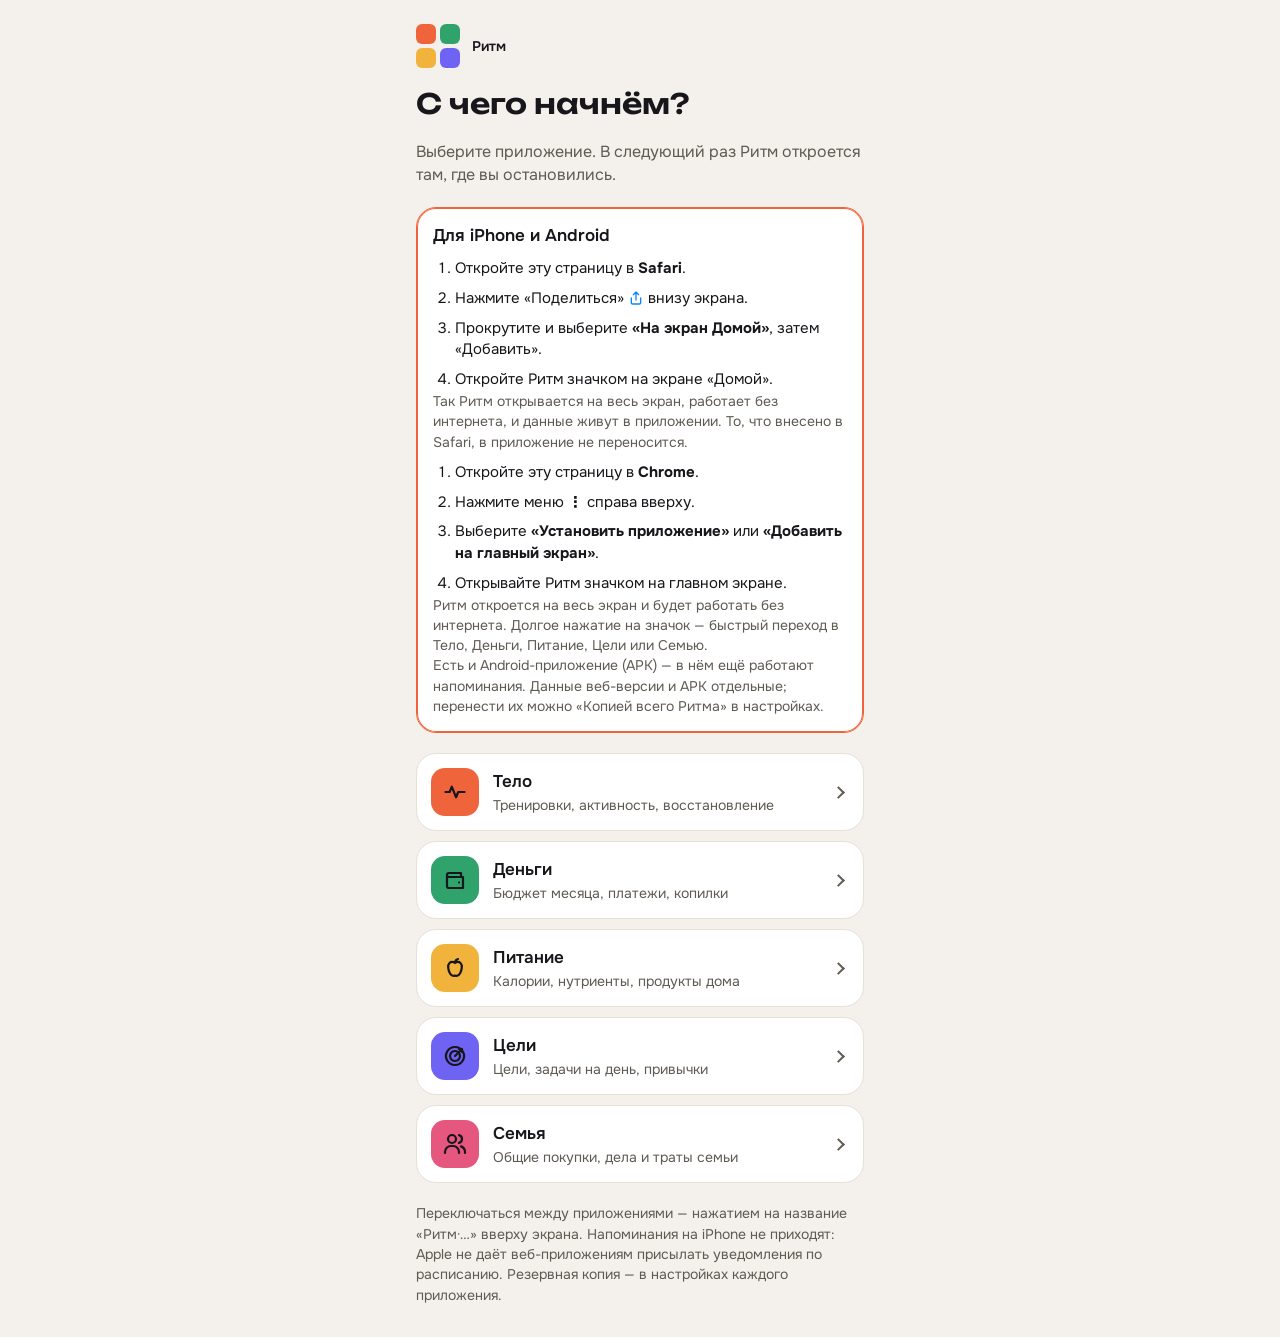
<file: index.html>
<!doctype html>
<html lang="ru">
<head>
<meta charset="utf-8">
<meta name="viewport" content="width=device-width,initial-scale=1,viewport-fit=cover">
<meta name="color-scheme" content="light dark">
<meta name="apple-mobile-web-app-capable" content="yes">
<meta name="mobile-web-app-capable" content="yes">
<meta name="apple-mobile-web-app-title" content="Ритм">
<meta name="apple-mobile-web-app-status-bar-style" content="default">
<meta name="theme-color" content="#F4F1EC">
<meta name="format-detection" content="telephone=no">
<link rel="manifest" href="manifest.webmanifest">
<link rel="apple-touch-icon" href="icons/icon-180.png">
<link rel="icon" type="image/png" sizes="192x192" href="icons/icon-192.png">
<link rel="stylesheet" href="ritm-ios.css">
<title>Ритм</title>
<script>
/* Запуск с экрана «Домой»: сразу в последнее открытое приложение */
(function(){ var P={telo:'telo.html',dengi:'dengi.html',pit:'pitanie.html',tseli:'tseli.html',semya:'semya.html'};
 var sa=window.navigator.standalone===true||!!(window.matchMedia&&matchMedia('(display-mode: standalone)').matches);
 var q=(location.search.match(/[?&]app=([a-z]+)/)||[])[1]; var last=null; try{ last=localStorage.getItem('ritm-ios-last'); }catch(e){}
 var to=q&&P[q]?P[q]:(sa&&last&&P[last]?P[last]:null); if(to){ document.documentElement.className='go'; location.replace(to); } })();
</script>
<script>window.RITM_PAGE='start'</script>
<script src="ritm-ios.js"></script>
<style>
:root{--bg:#F4F1EC;--card:#FFFFFF;--sunk:#EFEBE4;--line:#E6E0D6;--ink:#17161A;--muted:#5F5A52;--accent:#F0643C;--f-body:'Onest',system-ui,-apple-system,sans-serif;--f-display:'Unbounded','Onest',system-ui,sans-serif}
@media (prefers-color-scheme:dark){:root{--bg:#121110;--card:#1E1C1A;--sunk:#292623;--line:#34302C;--ink:#F2EEE8;--muted:#AFA89E}}
html.go body{visibility:hidden}
*{box-sizing:border-box}
body{margin:0;background:var(--bg);color:var(--ink);font-family:var(--f-body);font-size:15px;line-height:1.45;-webkit-font-smoothing:antialiased;-webkit-tap-highlight-color:transparent}
main{max-width:480px;margin:0 auto;padding:calc(24px + env(safe-area-inset-top,0px)) 16px calc(32px + env(safe-area-inset-bottom,0px));display:flex;flex-direction:column;gap:20px}
.logo{display:flex;align-items:center;gap:12px}
.logo-g{display:grid;grid-template-columns:repeat(2,20px);gap:4px}
.logo-g i{width:20px;height:20px;border-radius:6px;display:block}
h1{font-family:var(--f-display);font-size:28px;font-weight:600;line-height:1.15;margin:0}
.lead{margin:0;color:var(--muted);font-size:16px}
.apps{display:flex;flex-direction:column;gap:10px}
.app{display:flex;align-items:center;gap:14px;padding:14px;background:var(--card);border:1px solid var(--line);border-radius:20px;color:inherit;text-decoration:none;min-height:76px}
.app:active{background:var(--sunk)}
.app-t{width:48px;height:48px;border-radius:14px;display:grid;place-items:center;flex-shrink:0}
.app-m{display:flex;flex-direction:column;flex:1;min-width:0}
.app-m b{font-size:17px;font-weight:600}
.app-m small{font-size:14px;color:var(--muted)}
.chev{width:9px;height:9px;border-right:2px solid var(--muted);border-top:2px solid var(--muted);transform:rotate(45deg);margin-right:6px;flex-shrink:0}
.card{background:var(--card);border:1px solid var(--line);border-radius:20px;padding:16px;display:flex;flex-direction:column;gap:10px}
.card h2{margin:0;font-size:17px;font-weight:600}
.steps{margin:0;padding-left:22px;display:flex;flex-direction:column;gap:8px}
.ico{display:inline-flex;vertical-align:-3px;color:#0A84FF}
.note{margin:0;color:var(--muted);font-size:14px}
.acc{border-color:var(--accent);box-shadow:inset 0 0 0 1px var(--accent)}
.inst-btn{width:100%;min-height:52px;border:none;border-radius:999px;background:var(--ink);color:var(--bg);font:inherit;font-size:16px;font-weight:700;margin-bottom:4px;cursor:pointer}
</style>
</head>
<body>
<main>
 <div class="logo"><span class="logo-g" aria-hidden="true"><i style="background:#F0643C"></i><i style="background:#2FA36B"></i><i style="background:#F2B33D"></i><i style="background:#6E63F2"></i></span><span class="note" style="font-weight:600;color:var(--ink)">Ритм</span></div>
 <h1 id="ttl">Приложения для каждого дня</h1>
 <p class="lead" id="lead">Тренировки, бюджет, питание и цели — с общими данными. Работает без интернета, всё хранится на телефоне. Телефоны семьи можно объединить: общие покупки, дела и траты.</p>
 <section class="card acc" id="install" hidden>
  <h2>Установите на iPhone</h2>
  <div id="inst-ios">
  <ol class="steps">
   <li>Откройте эту страницу в <b>Safari</b>.</li>
   <li>Нажмите «Поделиться» <span class="ico" id="shi"></span> внизу экрана.</li>
   <li>Прокрутите и выберите <b>«На экран Домой»</b>, затем «Добавить».</li>
   <li>Откройте Ритм значком на экране «Домой».</li>
  </ol>
  <p class="note">Так Ритм открывается на весь экран, работает без интернета, и данные живут в приложении. То, что внесено в Safari, в приложение не переносится.</p>
  </div>
  <div id="inst-and" hidden>
   <button class="inst-btn" id="instBtn" hidden>Установить Ритм</button>
   <ol class="steps">
    <li>Откройте эту страницу в <b>Chrome</b>.</li>
    <li>Нажмите меню <b>⋮</b> справа вверху.</li>
    <li>Выберите <b>«Установить приложение»</b> или <b>«Добавить на главный экран»</b>.</li>
    <li>Открывайте Ритм значком на главном экране.</li>
   </ol>
   <p class="note">Ритм откроется на весь экран и будет работать без интернета. Долгое нажатие на значок — быстрый переход в Тело, Деньги, Питание, Цели или Семью.</p>
   <p class="note">Есть и Android-приложение (APK) — в нём ещё работают напоминания. Данные веб-версии и APK отдельные; перенести их можно «Копией всего Ритма» в настройках.</p>
  </div>
 </section>
 <div class="apps" id="apps"></div>
 <p class="note" id="foot">Переключаться между приложениями — нажатием на название «Ритм·…» вверху экрана. Напоминания на iPhone не приходят: Apple не даёт веб-приложениям присылать уведомления по расписанию. Резервная копия — в настройках каждого приложения.</p>
</main>
<script>
(function(){ var A=window.RITM_APPS||[], g=window.RITM_GLYPH;
 document.getElementById('apps').innerHTML=A.map(function(a){ return '<a class="app" href="'+a.page+'" data-id="'+a.id+'"><span class="app-t" style="background:'+a.c+'">'+(g?g(a,24):'')+'</span><span class="app-m"><b>'+a.n+'</b><small>'+a.d+'</small></span><span class="chev" aria-hidden="true"></span></a>'; }).join('');
 document.getElementById('apps').addEventListener('click',function(e){ var l=e.target.closest('a[data-id]'); if(l) try{ localStorage.setItem('ritm-ios-last',l.getAttribute('data-id')); }catch(x){} });
 var si=document.getElementById('shi'); if(si&&window.RITM_SHARE_ICON) si.innerHTML=window.RITM_SHARE_ICON();
 if(!window.RITM_STANDALONE){ document.getElementById('install').hidden=false;
  if(window.RITM_ISANDROID){ document.querySelector('#install h2').textContent='Установите на Android'; document.getElementById('inst-ios').hidden=true; document.getElementById('inst-and').hidden=false;
   var ib=document.getElementById('instBtn'); var upd=function(){ ib.hidden=!(window.RITM_CAN_INSTALL&&window.RITM_CAN_INSTALL()); }; upd(); window.addEventListener('ritm-installable',upd); ib.addEventListener('click',function(){ window.RITM_INSTALL(); ib.hidden=true; }); }
  else if(!window.RITM_ISIOS){ document.querySelector('#install h2').textContent='Для iPhone и Android'; document.getElementById('inst-and').hidden=false; } }
 var ft=document.getElementById('foot'); if(ft&&window.RITM_ISANDROID) ft.textContent='Переключаться между приложениями — нажатием на название «Ритм·…» вверху экрана. В веб-версии напоминания по расписанию не приходят — они есть в Android-приложении (APK). Резервная копия — в настройках каждого приложения.';
 else { document.getElementById('ttl').textContent='С чего начнём?'; document.getElementById('lead').textContent='Выберите приложение. В следующий раз Ритм откроется там, где вы остановились.'; }
})();
</script>
</body>
</html>
</file>
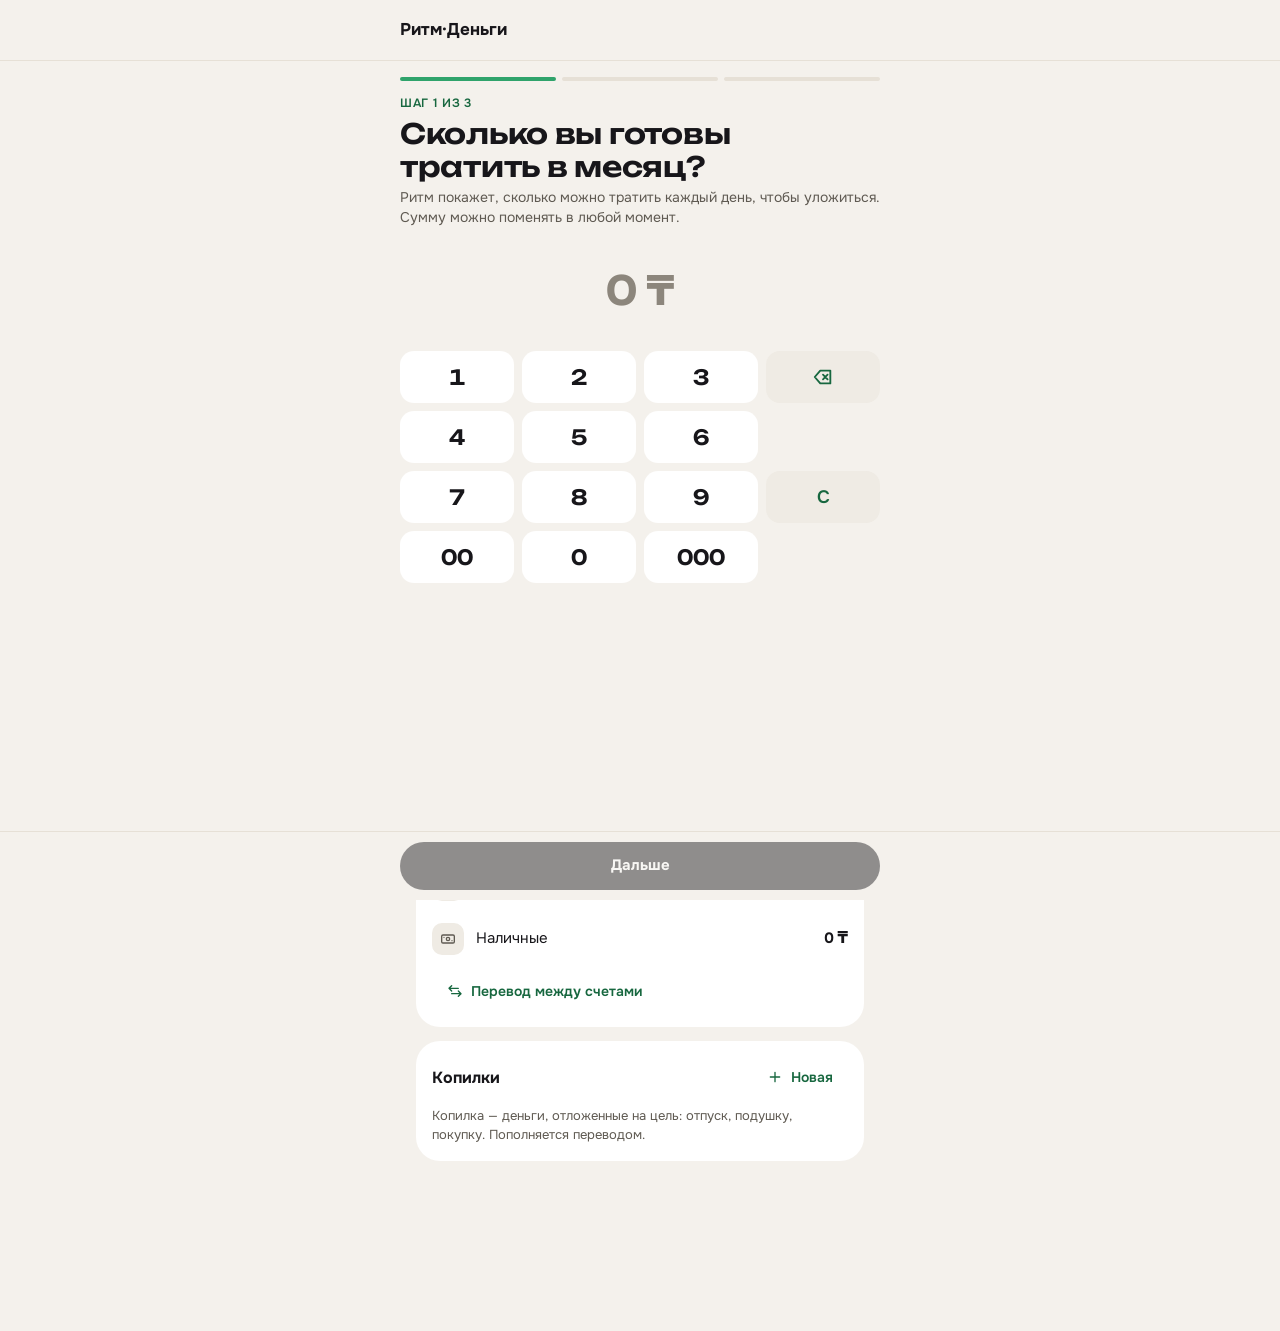
<file: dengi.html>
<!doctype html>
<html lang="ru">
<head>
<meta charset="utf-8">
<meta name="viewport" content="width=device-width,initial-scale=1,viewport-fit=cover">
<meta name="color-scheme" content="light dark">
<meta name="apple-mobile-web-app-capable" content="yes">
<meta name="mobile-web-app-capable" content="yes">
<meta name="apple-mobile-web-app-title" content="Ритм">
<meta name="apple-mobile-web-app-status-bar-style" content="default">
<meta name="theme-color" content="#F4F1EC">
<meta name="format-detection" content="telephone=no">
<link rel="manifest" href="manifest.webmanifest">
<link rel="apple-touch-icon" href="icons/icon-180.png">
<link rel="icon" type="image/png" sizes="192x192" href="icons/icon-192.png">
<link rel="stylesheet" href="ritm-ios.css">
<script>window.RITM_APP=true;window.RITM_IOS=true;window.RITM_PAGE='dengi'</script>
<script src="ritm-ios.js"></script>
<script src="family.js"></script>
</head>
<body>
<title>Ритм·Деньги</title>
<style>
:root{
  --bg:#F4F1EC; --card:#FFFFFF; --sunk:#EFEBE4; --line:#E6E0D6; --ink:#17161A; --muted:#5F5A52; --faint:#8C867C;
  --accent:#2FA36B; --accent-ink:#17673F; --accent-tint:#D8F1E3; --accent-soft:#93D3B0; --on-accent:#17161A;
  --btn:#17161A; --on-btn:#FFFFFF;
  --dark-card:#17161A; --on-dark:#FFFFFF; --on-dark-muted:#CFCBC4; --dk-eyebrow:#8FE0B4; --dk-line:#2E2C30;
  --good:#2F7A4D; --good-tint:#E3F2E8; --on-good:#FFFFFF;
  --warn:#8A5A0B; --warn-tint:#FCEFD2; --warn-ink:#6B4507;
  --bad:#B42318; --bad-tint:#FDE7E4; --on-bad:#FFFFFF;
  --shadow:rgba(23,22,26,.18);
  --c-telo:#F0643C; --c-dengi:#2FA36B; --c-pit:#E0A22E; --c-tseli:#6E63F2;
  --f-display:'Unbounded','Onest',system-ui,sans-serif;
  --f-body:'Onest',system-ui,-apple-system,'Segoe UI',sans-serif;
  --r-lg:24px;
}
@media (prefers-color-scheme: dark){:root:not([data-theme="light"]){
  --bg:#121110; --card:#1E1C1A; --sunk:#292623; --line:#36322E; --ink:#F2EEE8; --muted:#AFA89E; --faint:#7E776E;
  --accent:#2FA36B; --accent-ink:#7BD7A6; --accent-tint:#16301F; --accent-soft:#2F6B4A; --on-accent:#17161A;
  --btn:#F2EEE8; --on-btn:#17161A;
  --dark-card:#2B2724; --on-dark:#F2EEE8; --on-dark-muted:#BDB5AA; --dk-eyebrow:#7BD7A6; --dk-line:#3E3934;
  --good:#7CCB9A; --good-tint:#1B2C21; --on-good:#0F1F15;
  --warn:#E9B455; --warn-tint:#33280F; --warn-ink:#F2C46A;
  --bad:#FF8A7A; --bad-tint:#3A1C18; --on-bad:#2A0F0B;
  --shadow:rgba(0,0,0,.5); color-scheme:dark;
}}
:root[data-theme="dark"]{
  --bg:#121110; --card:#1E1C1A; --sunk:#292623; --line:#36322E; --ink:#F2EEE8; --muted:#AFA89E; --faint:#7E776E;
  --accent:#2FA36B; --accent-ink:#7BD7A6; --accent-tint:#16301F; --accent-soft:#2F6B4A; --on-accent:#17161A;
  --btn:#F2EEE8; --on-btn:#17161A;
  --dark-card:#2B2724; --on-dark:#F2EEE8; --on-dark-muted:#BDB5AA; --dk-eyebrow:#7BD7A6; --dk-line:#3E3934;
  --good:#7CCB9A; --good-tint:#1B2C21; --on-good:#0F1F15;
  --warn:#E9B455; --warn-tint:#33280F; --warn-ink:#F2C46A;
  --bad:#FF8A7A; --bad-tint:#3A1C18; --on-bad:#2A0F0B;
  --shadow:rgba(0,0,0,.5); color-scheme:dark;
}
*{box-sizing:border-box}
html,body{height:100%}
body{margin:0;background:var(--bg);color:var(--ink);font-family:var(--f-body);font-size:15px;line-height:1.45;-webkit-font-smoothing:antialiased;-webkit-tap-highlight-color:transparent}
body.locked{overflow:hidden}
button,input,textarea,select{font:inherit;color:inherit}
button{cursor:pointer}
:focus-visible{outline:2px solid var(--accent);outline-offset:2px}
.app{max-width:480px;margin:0 auto;padding-inline:16px;padding-block:14px calc(100px + env(safe-area-inset-bottom,0px))}
.col{display:flex;flex-direction:column;gap:14px}
.col-s{display:flex;flex-direction:column;gap:10px}
.col-xs{display:flex;flex-direction:column;gap:4px;min-width:0}
.row{display:flex;align-items:center;gap:10px}
.wrap{flex-wrap:wrap}
.gap6{gap:6px}
.between{display:flex;justify-content:space-between;align-items:center;gap:10px}
.top-al{align-items:flex-start}
.grow{flex:1;min-width:0}
.split{display:grid;grid-template-columns:repeat(2,minmax(0,1fr));gap:10px}
.self-start{align-self:flex-start}
.top{display:flex;align-items:center;justify-content:space-between}
.brand{display:flex;align-items:center;gap:10px;font-weight:600}
.tile{width:32px;height:32px;border-radius:10px;background:var(--accent);color:var(--on-accent);display:grid;place-items:center}
.ibtn{width:44px;height:44px;border-radius:50%;border:1px solid var(--line);background:var(--card);display:grid;place-items:center;color:var(--ink);padding:0;flex-shrink:0}
.h1{font-family:var(--f-display);font-weight:600;font-size:28px;line-height:1.15;margin:2px 0 0;letter-spacing:-.01em;text-wrap:balance}
.h2{font-family:var(--f-display);font-weight:600;font-size:21px;line-height:1.25;margin:0;text-wrap:balance}
.h3{font-size:17px;font-weight:700;margin:0}
.sec-h{font-size:16px;font-weight:700;margin:0}
.lede{margin:0;color:var(--muted);font-size:14px}
.p{margin:0}
.note{margin:0;color:var(--muted);font-size:13px}
.lbl{font-size:13px;color:var(--muted)}
.mut{color:var(--muted)}
.eyebrow{font-size:12px;font-weight:600;letter-spacing:.06em;text-transform:uppercase;color:var(--dk-eyebrow)}
.eyebrow-l{font-size:12px;font-weight:600;letter-spacing:.06em;text-transform:uppercase;color:var(--accent-ink)}
.card{background:var(--card);border-radius:var(--r-lg);padding:16px}
.card.dark{background:var(--dark-card);color:var(--on-dark)}
.dk-t{font-size:20px;font-weight:600;margin:0}
.dk-s,.dk-note{margin:0;font-size:14px;color:var(--on-dark-muted)}
.badge{display:inline-flex;align-items:center;min-height:24px;padding:2px 9px;border-radius:999px;font-size:12px;font-weight:700;white-space:nowrap}
.badge.good{background:var(--good-tint);color:var(--good)}
.badge.warn{background:var(--warn-tint);color:var(--warn-ink)}
.badge.bad{background:var(--bad-tint);color:var(--bad)}
.badge.acc{background:var(--accent-tint);color:var(--accent-ink)}
.badge.mut{background:var(--sunk);color:var(--muted)}
.badge.on-dk{background:var(--dk-line);color:var(--on-dark)}
.btn{display:inline-flex;align-items:center;justify-content:center;gap:8px;min-height:48px;padding:0 20px;border-radius:999px;border:1.5px solid transparent;font-weight:700;font-size:15px;background:none;color:var(--ink);text-align:center}
.btn.pri{background:var(--btn);color:var(--on-btn)}
.btn.acc{background:var(--accent);color:var(--on-accent)}
.btn.sec{border-color:var(--ink);color:var(--ink)}
.btn.sec-dk{border-color:var(--on-dark-muted);color:var(--on-dark)}
.btn.ghost{color:var(--accent-ink);padding:0 10px;min-height:40px;font-weight:600}
.btn.danger{background:var(--bad);color:var(--on-bad)}
.danger-t{color:var(--bad)!important}
.btn.sm{min-height:40px;padding:0 14px;font-size:14px}
.btn.blk{width:100%}
.btn[disabled]{opacity:.45;cursor:default}
.btn:active:not([disabled]){transform:scale(.98)}
.chips{display:flex;flex-wrap:wrap;gap:8px}
.chip{min-height:40px;padding:0 14px;border-radius:999px;border:1.5px solid var(--line);background:var(--card);font-size:14px;font-weight:600;color:var(--ink)}
.chip[aria-pressed="true"]{border-color:var(--accent-ink);background:var(--accent-tint);color:var(--accent-ink)}
.scroller{display:flex;gap:8px;overflow-x:auto;padding-bottom:4px;scrollbar-width:none;margin-inline:-16px;padding-inline:16px}
.scroller::-webkit-scrollbar{display:none}
.scroller .chip{flex-shrink:0}
.ready{display:flex;gap:16px;align-items:center}
.ring .rt{fill:none;stroke:var(--sunk);stroke-width:10}
.ring .rv{fill:none;stroke-width:10;stroke-linecap:round;stroke-dashoffset:var(--off)}
.ring.anim .rv{animation:ringIn 1s cubic-bezier(.2,.8,.2,1)}
@keyframes ringIn{from{stroke-dashoffset:var(--full)}}
.ring .rn{font-family:var(--f-display);font-size:28px;font-weight:600;fill:var(--ink)}
.ring .rl{font-size:11px;fill:var(--muted);font-family:var(--f-body)}
.plan-list{list-style:none;margin:0;padding:0;display:flex;flex-direction:column}
.pi{display:grid;grid-template-columns:minmax(0,1fr) auto;gap:2px 12px;padding:8px 0;border-top:1px solid var(--dk-line);align-items:baseline}
.pi:first-child{border-top:none}
.pi-n{font-weight:500;text-align:left;background:none;border:none;padding:0;color:inherit;min-width:0}
.pi-v{font-weight:700;font-variant-numeric:tabular-nums;text-align:right}
.pi-r{grid-column:1/-1;font-size:12px;color:var(--muted)}
.plan-list.lt .pi{border-top-color:var(--line)}
.lnk{text-decoration:underline;text-decoration-color:var(--line);text-underline-offset:3px}
.week{display:grid;grid-template-columns:repeat(7,minmax(0,1fr));gap:4px;text-align:center}
.wd{display:flex;flex-direction:column;align-items:center;gap:4px;font-size:12px;color:var(--muted)}
.wd-dot{width:32px;height:32px;border-radius:50%;background:var(--sunk);display:grid;place-items:center;color:var(--on-accent);box-sizing:border-box}
.wd.plan .wd-dot{background:transparent;border:2px dashed var(--accent)}
.wd.done .wd-dot{background:var(--accent);border:none}
.wd.today .wd-l{color:var(--ink);font-weight:700}
.wd.today .wd-dot{box-shadow:0 0 0 2px var(--card),0 0 0 4px var(--ink)}
.legend{display:flex;gap:14px;font-size:12px;color:var(--muted)}
.lg{display:inline-block;width:10px;height:10px;border-radius:50%;margin-right:6px;vertical-align:-1px;box-sizing:border-box}
.lg.done{background:var(--accent)} .lg.plan{border:2px dashed var(--accent)}
.stats{display:grid;grid-template-columns:repeat(3,minmax(0,1fr));gap:8px}
.stats.s2{grid-template-columns:repeat(2,minmax(0,1fr))}
.stat{background:var(--sunk);border-radius:14px;padding:10px 12px;display:flex;flex-direction:column;gap:2px;min-width:0}
.stat-v{font-family:var(--f-display);font-size:19px;font-weight:600;font-variant-numeric:tabular-nums;line-height:1.25;overflow-wrap:anywhere}
.stat-l{font-size:12px;color:var(--muted)}
.list{background:var(--card);border-radius:var(--r-lg);padding:2px 16px}
.li{display:flex;align-items:center;gap:12px;width:100%;min-height:56px;padding:10px 0;border:none;border-bottom:1px solid var(--line);background:none;text-align:left;color:var(--ink)}
.li:last-child{border-bottom:none}
.li-m{flex:1;min-width:0;display:flex;flex-direction:column;gap:2px}
.li-t{font-weight:600}
.li-s{font-size:13px;color:var(--muted)}
.li-e{font-weight:700;font-variant-numeric:tabular-nums;white-space:nowrap}
.li .chev{color:var(--faint);flex-shrink:0}
.grp-h{font-size:12px;font-weight:700;letter-spacing:.06em;text-transform:uppercase;color:var(--muted);margin:8px 0 -6px}
.stp{display:flex;flex-direction:column;gap:6px;min-width:0}
.stp-c{display:grid;grid-template-columns:44px minmax(0,1fr) 44px;align-items:center;background:var(--sunk);border-radius:16px;padding:4px}
.stp-b{width:44px;height:44px;border-radius:12px;border:none;background:var(--card);font-size:22px;font-weight:600;color:var(--accent-ink);padding:0}
.stp-v{width:100%;min-width:0;border:none;background:transparent;text-align:center;font-family:var(--f-display);font-size:19px;font-weight:600;font-variant-numeric:tabular-nums;padding:0;color:var(--ink)}
.stp-v:focus{outline:none}
.stp-c:focus-within{box-shadow:0 0 0 2px var(--accent)}
.sets{display:flex;flex-direction:column;gap:6px}
@keyframes pop{0%{transform:scale(.6)}100%{transform:scale(1)}}
@keyframes fadeUp{from{transform:translateY(-4px);opacity:.6}}
.warn-t{color:var(--warn)}
#sheet{position:fixed;inset:0;z-index:30;background:var(--bg)}
.sh{display:flex;flex-direction:column;height:100%}
.sh.enter{animation:shIn .28s cubic-bezier(.2,.8,.2,1)}
@keyframes shIn{from{transform:translateY(32px);opacity:.4}}
.sh-in{max-width:480px;margin:0 auto;width:100%}
.sh-head{padding:calc(8px + env(safe-area-inset-top,0px)) 16px 8px;border-bottom:1px solid var(--line);background:var(--bg)}
.sh-head .sh-in{display:flex;align-items:center;gap:10px;min-height:44px}
.sh-t{flex:1;min-width:0}
.sh-title{font-weight:700;font-size:17px;white-space:nowrap;overflow:hidden;text-overflow:ellipsis}
.sh-sub{font-size:13px;color:var(--muted);font-variant-numeric:tabular-nums}
.sh-body{flex:1;overflow-y:auto;-webkit-overflow-scrolling:touch;padding:16px 16px 28px}
.sh-foot{padding:10px 16px calc(10px + env(safe-area-inset-bottom,0px));border-top:1px solid var(--line);background:var(--bg)}
.tabs{position:fixed;left:0;right:0;bottom:0;z-index:10;background:var(--card);border-top:1px solid var(--line);padding:6px 8px calc(6px + env(safe-area-inset-bottom,0px))}
.tabs-in{max-width:480px;margin:0 auto;display:grid;grid-template-columns:repeat(4,minmax(0,1fr))}
.tab{display:flex;flex-direction:column;align-items:center;gap:3px;min-height:52px;justify-content:center;border:none;background:none;color:var(--muted);font-size:11px;font-weight:500;border-radius:12px;padding:0}
.tab[aria-current="page"]{color:var(--accent-ink);font-weight:700}
.fld{display:flex;flex-direction:column;gap:6px;min-width:0}
.inp{width:100%;min-height:48px;border-radius:14px;border:1.5px solid var(--line);background:var(--card);padding:0 14px;font-size:16px;color:var(--ink)}
.inp:focus{outline:none;border-color:var(--accent)}
.search{position:relative}
.search svg{position:absolute;left:14px;top:14px;color:var(--muted)}
.search .inp{padding-left:42px}
.callout{border-radius:16px;padding:12px 14px;display:flex;flex-direction:column;gap:6px;font-size:14px;align-items:flex-start}
.callout p{margin:0}
.callout.warn{background:var(--warn-tint);color:var(--warn-ink)}
.callout.acc{background:var(--accent-tint);color:var(--accent-ink)}
.callout.good{background:var(--good-tint);color:var(--good)}
.callout.mut{background:var(--sunk);color:var(--ink)}
.callout .btn.ghost{color:inherit;padding:0;min-height:32px;text-decoration:underline;text-underline-offset:3px}
.confirm{background:var(--bad-tint);border-radius:16px;padding:12px;display:flex;flex-direction:column;gap:10px}
.confirm p{margin:0;color:var(--bad);font-weight:600}
.bar{height:8px;border-radius:4px;background:var(--sunk);overflow:hidden}
.bar>i{display:block;height:100%;border-radius:4px;background:var(--accent)}
.cues{margin:0;padding-left:20px;display:flex;flex-direction:column;gap:6px}
.chart{width:100%;height:auto;display:block;touch-action:pan-y}
.c-grid{stroke:var(--line);stroke-width:1}
.c-lbl{fill:var(--muted);font-size:11px;font-family:var(--f-body)}
.c-area{fill:var(--accent-tint)}
.c-line{fill:none;stroke:var(--accent);stroke-width:2;stroke-linejoin:round;stroke-linecap:round}
.c-dot{fill:var(--accent);stroke:var(--card);stroke-width:2}
.c-pt{fill:var(--card);stroke:var(--accent);stroke-width:2}
.c-guide{stroke:var(--faint);stroke-dasharray:3 3}
.c-tip{fill:var(--ink)}
.c-tipt{fill:var(--bg);font-size:12px;font-weight:700;font-family:var(--f-body)}
.c-hit{fill:transparent;cursor:pointer}
.dchip{display:inline-grid;place-items:center;min-width:36px;height:30px;padding:0 8px;border-radius:999px;font-size:12px;font-weight:600;background:var(--sunk);color:var(--muted)}
.dchip.on{background:var(--accent-tint);color:var(--accent-ink)}
.toast{position:fixed;left:50%;bottom:calc(156px + env(safe-area-inset-bottom,0px));transform:translateX(-50%);z-index:50;width:max-content;max-width:calc(100% - 32px);background:var(--ink);color:var(--bg);padding:12px 16px;border-radius:14px;font-size:14px;font-weight:600;box-shadow:0 8px 24px var(--shadow);animation:fadeUp .2s ease-out}
details.card summary{font-weight:700;cursor:pointer;list-style:none;display:flex;justify-content:space-between;align-items:center;min-height:28px}
details.card summary::-webkit-details-marker{display:none}
details.card[open] summary{margin-bottom:10px}
details.card[open] summary svg{transform:rotate(90deg)}
.tpl{display:flex;flex-direction:column;gap:6px;text-align:left;border:1.5px solid var(--line);background:var(--card);border-radius:20px;padding:14px;width:100%;color:var(--ink)}
.tpl[aria-pressed="true"]{border-color:var(--accent);box-shadow:inset 0 0 0 1px var(--accent)}
.tpl-t{font-weight:700;font-size:16px}
.splash{display:grid;place-items:center;min-height:50vh;color:var(--muted);text-align:center}
.seg2{display:inline-grid;grid-template-columns:1fr 1fr;gap:2px;background:var(--card);border-radius:999px;padding:3px}
.seg2-b{min-height:34px;padding:0 12px;border:none;border-radius:999px;background:none;font-size:13px;font-weight:600;color:var(--muted)}
.seg2-b[aria-checked="true"]{background:var(--accent-tint);color:var(--accent-ink)}
.ta{min-height:120px;padding:12px 14px;font-size:13px;font-family:ui-monospace,Menlo,Consolas,monospace;resize:vertical;line-height:1.4}
.ph{display:grid;place-items:center;text-align:center;gap:8px;padding:28px 16px;color:var(--muted)}
@media (prefers-reduced-motion: reduce){*,*::before,*::after{animation:none!important;transition:none!important}}
/* Столбики */
.bars{display:flex;gap:6px;align-items:stretch}
.bc{flex:1;min-width:0;display:flex;flex-direction:column;align-items:center;gap:4px}
.bc-v{font-size:11px;font-weight:700;color:var(--muted);min-height:15px;white-space:nowrap;font-variant-numeric:tabular-nums}
.bc-t{width:100%;height:110px;display:flex;align-items:flex-end;background:var(--sunk);border-radius:8px;overflow:hidden}
.bc-t i{display:block;width:100%;background:var(--accent-soft);border-radius:8px 8px 0 0;transition:height .5s cubic-bezier(.2,.8,.2,1)}
.bc.cur .bc-t i{background:var(--accent)} .bc.cur .bc-v,.bc.cur .bc-l{color:var(--accent-ink)}
.bc.dim .bc-t i{background:repeating-linear-gradient(135deg,var(--accent-soft) 0 5px,var(--accent-tint) 5px 10px)}
.bc-l{font-size:11px;min-height:15px;color:var(--muted);max-width:100%;overflow:hidden;text-overflow:ellipsis;white-space:nowrap;text-align:center}
.bars.dense .bc-l{font-size:10px;overflow:visible;text-overflow:clip;max-width:none} .bars.dense .bc-v{font-size:10px}
.bc-s{font-size:10px;color:var(--faint);white-space:nowrap}
[hidden]{display:none!important}
.vh{position:absolute;width:1px;height:1px;overflow:hidden;clip:rect(0 0 0 0);white-space:nowrap}
.seg2-b[disabled]{opacity:.4}
/* Сегмент во всю ширину */
.seg{display:grid;grid-auto-flow:column;grid-auto-columns:minmax(0,1fr);gap:2px;background:var(--sunk);border-radius:999px;padding:3px}
.seg-b{min-height:40px;padding:0 8px;border:none;border-radius:999px;background:none;font-size:14px;font-weight:600;color:var(--muted);white-space:nowrap;overflow:hidden;text-overflow:ellipsis}
.seg-b[aria-checked="true"]{background:var(--card);color:var(--ink);box-shadow:0 1px 3px var(--shadow)}
.seg.on-card{background:var(--sunk)}
/* Главная карточка-число */
.hero{display:flex;flex-direction:column;gap:10px}
.hero-v{font-family:var(--f-display);font-size:36px;font-weight:600;line-height:1.1;font-variant-numeric:tabular-nums;letter-spacing:-.01em;overflow-wrap:anywhere}
.hero-v.md{font-size:28px}
.hero-v small{font-size:.5em;font-weight:500;color:inherit;opacity:.75;margin-left:4px}
.card.dark .lbl,.card.dark .note{color:var(--on-dark-muted)}
.pbar{position:relative;height:8px;border-radius:4px;background:var(--sunk);overflow:visible}
.card.dark .pbar{background:var(--dk-line)}
.pbar>i{display:block;height:100%;border-radius:4px;background:var(--accent);max-width:100%;transition:width .5s cubic-bezier(.2,.8,.2,1)}
.pbar.over>i{background:var(--bad)}
.pbar.good>i{background:var(--good)}
.pbar .mark{position:absolute;top:-4px;bottom:-4px;width:2px;border-radius:1px;background:var(--ink)}
.card.dark .pbar .mark{background:var(--on-dark)}
.row-b{display:flex;justify-content:space-between;gap:10px;align-items:baseline}
.num{font-variant-numeric:tabular-nums;white-space:nowrap}
.b{font-weight:700}
.bad-t{color:var(--bad)} .good-t{color:var(--good)} .acc-t{color:var(--accent-ink)}
.pill{display:inline-flex;align-items:center;gap:6px;align-self:flex-start;padding:8px 12px;border-radius:12px;background:var(--accent-tint);color:var(--accent-ink);font-size:14px;font-weight:600}
.card.dark .pill{background:var(--accent);color:var(--on-accent)}
/* Плавающая кнопка */
.fab{position:fixed;right:max(16px,calc(50% - 224px));bottom:calc(84px + env(safe-area-inset-bottom,0px));z-index:12;width:60px;height:60px;border-radius:50%;border:none;background:var(--btn);color:var(--on-btn);display:grid;place-items:center;box-shadow:0 8px 24px var(--shadow)}
.fab:active{transform:scale(.95)}
/* Цифровая клавиатура */
.amt{display:flex;flex-direction:column;align-items:center;gap:2px;padding:6px 0 2px}
.amt-v{font-family:var(--f-display);font-size:40px;font-weight:600;font-variant-numeric:tabular-nums;line-height:1.15;max-width:100%;overflow-wrap:anywhere;text-align:center}
.amt-v.empty{color:var(--faint)}
.amt-x{font-size:14px;color:var(--muted);min-height:20px}
.kp{display:grid;grid-template-columns:repeat(4,minmax(0,1fr));gap:8px}
.kp-b{min-height:52px;border-radius:14px;border:none;background:var(--card);font-family:var(--f-display);font-size:21px;font-weight:600;color:var(--ink);padding:0;display:grid;place-items:center;font-variant-numeric:tabular-nums}
.kp-b.op{background:var(--sunk);color:var(--accent-ink);font-family:var(--f-body);font-size:18px}
.kp-b:active{background:var(--accent-tint)}
/* Чип связи */
.lchip{display:inline-flex;align-items:center;gap:6px;font-size:12px;font-weight:600;color:var(--muted);white-space:nowrap}
.lchip i{width:8px;height:8px;border-radius:50%;flex-shrink:0}
/* Строка с иконкой */
.ico{width:40px;height:40px;border-radius:12px;background:var(--accent-tint);color:var(--accent-ink);display:grid;place-items:center;flex-shrink:0}
.ico.mut{background:var(--sunk);color:var(--muted)}
.ico.sm{width:32px;height:32px;border-radius:10px}
/* Чекбокс задачи */
.chk{width:28px;height:28px;border-radius:9px;border:2px solid var(--faint);background:var(--card);display:grid;place-items:center;color:transparent;flex-shrink:0;padding:0}
.chk.on{background:var(--accent);border-color:var(--accent);color:var(--on-accent)}
.chk.on.pop{animation:pop .35s cubic-bezier(.2,1.6,.4,1)}
@keyframes pop{0%{transform:scale(.6)}100%{transform:scale(1)}}
.chk-hit{display:grid;place-items:center;width:44px;height:44px;margin:-8px -8px -8px -10px;background:none;border:none;padding:0;flex-shrink:0}
.done-t{text-decoration:line-through;color:var(--muted)}
/* Кольцо */
.ring2{display:block;flex-shrink:0}
.ring2 .rt{fill:none;stroke:var(--sunk)}
.ring2 .rv{fill:none;stroke:var(--accent);stroke-linecap:round;transition:stroke-dashoffset .6s cubic-bezier(.2,.8,.2,1)}
.ring2 .rv.good{stroke:var(--good)}
.ring2 text{font-family:var(--f-display);font-weight:600;fill:var(--ink)}
/* Кольцевая диаграмма */
.donut{display:block;margin:0 auto}
.donut path{stroke:var(--card);stroke-width:2}
.dot{display:inline-block;width:10px;height:10px;border-radius:50%;flex-shrink:0}
/* Пустое состояние */
.empty{display:flex;flex-direction:column;align-items:center;text-align:center;gap:10px;padding:24px 12px;color:var(--muted)}
.empty .ico{width:56px;height:56px;border-radius:18px}
/* Шаги онбординга */
.dots{display:flex;gap:6px}
.dots i{flex:1;height:4px;border-radius:2px;background:var(--line)}
.dots i.on{background:var(--accent)}
.top .row{gap:8px}
.mnav{display:flex;align-items:center;gap:4px}
.mnav .ibtn{width:40px;height:40px}
.mnav-t{font-weight:700;min-width:110px;text-align:center}
.inp.sm{min-height:44px;font-size:15px}
textarea.inp{padding:12px 14px;min-height:96px;resize:vertical;line-height:1.4}
select.inp{appearance:none;background-image:none}
.swatch{width:12px;height:12px;border-radius:4px;display:inline-block}
.kv{display:grid;grid-template-columns:minmax(0,1fr) auto;gap:6px 12px;font-size:14px}
.kv span:nth-child(even){text-align:right;font-weight:600;font-variant-numeric:tabular-nums}
.toast-u{background:none;border:none;color:inherit;font-weight:700;text-decoration:underline;text-underline-offset:3px;padding:4px 0 4px 10px;cursor:pointer}
.top .row .ibtn{flex-shrink:0}
.card.dark .ring2 text{fill:var(--on-dark)} .card.dark .ring2 .rt{stroke:var(--dk-line)}
.sh .toast{bottom:calc(96px + env(safe-area-inset-bottom,0px))}
body.locked .toast{top:calc(66px + env(safe-area-inset-top,0px));bottom:auto}
.toast{pointer-events:none} .toast-u{pointer-events:auto}
.fam{display:grid;grid-template-columns:repeat(3,minmax(0,1fr));gap:8px}
.fam-b{display:flex;flex-direction:column;align-items:center;gap:6px;padding:10px 4px;border-radius:16px;border:1.5px solid var(--line);background:var(--card);color:var(--ink);font-size:13px;font-weight:600}
.fam-i{width:40px;height:40px;border-radius:12px;display:grid;place-items:center;color:#17161A}
.app{padding-bottom:calc(170px + env(safe-area-inset-bottom,0px))}

/* Ритм·Деньги */
.catrow{display:flex;align-items:center;gap:12px;width:100%;background:none;border:none;padding:6px 0;text-align:left;color:var(--ink);min-height:44px}
.catrow .col-xs{gap:6px}
.icgrid{display:grid;grid-template-columns:repeat(6,minmax(0,1fr));gap:6px}
.icb{height:48px;border-radius:14px;border:1.5px solid var(--line);background:var(--card);display:grid;place-items:center;color:var(--muted);padding:0}
.icb[aria-pressed="true"]{border-color:var(--accent-ink);background:var(--accent-tint);color:var(--accent-ink)}
.ichip{display:inline-flex;align-items:center;gap:6px}
.datechip{display:inline-flex;align-items:center;gap:6px;cursor:pointer;position:relative}
.datechip[aria-pressed="true"]{border-color:var(--accent-ink);background:var(--accent-tint);color:var(--accent-ink)}
.datechip input{position:absolute;inset:0;opacity:0;width:100%;height:100%;clip:auto;cursor:pointer}
.donut-w{position:relative;display:grid;place-items:center;margin:4px 0}
.donut-c{position:absolute;display:flex;flex-direction:column;align-items:center;gap:0}
.donut-c .b{font-family:var(--f-display);font-size:18px}
.bars2{display:flex;gap:8px}
.b2{flex:1;display:flex;flex-direction:column;align-items:center;gap:4px;min-width:0}
.b2-t{width:100%;height:120px;display:flex;align-items:flex-end;justify-content:center;gap:3px;background:var(--sunk);border-radius:8px;padding:0 4px}
.b2-t i{display:block;flex:1;max-width:16px;border-radius:5px 5px 0 0;min-height:0}
.b2-t i.inc{background:var(--good)} .b2-t i.exp{background:var(--accent-soft)}
.grp{margin-top:6px}
.money-in{font-family:var(--f-display);font-size:20px;font-weight:600;font-variant-numeric:tabular-nums}
.sh-foot .btn.big-btn{min-height:56px;font-size:16px}
.card.dark .btn.sec-dk{min-height:40px}
.tiles{display:grid;grid-template-columns:repeat(4,minmax(0,1fr));gap:6px}
.tile-b{display:flex;flex-direction:column;align-items:center;gap:4px;padding:8px 2px;border-radius:16px;border:1.5px solid transparent;background:var(--card);color:var(--ink);min-width:0}
.tile-i{width:40px;height:40px;border-radius:12px;background:var(--sunk);color:var(--muted);display:grid;place-items:center}
.tile-l{font-size:12px;font-weight:600;line-height:1.2;max-width:100%;overflow:hidden;text-overflow:ellipsis;white-space:nowrap}
.tile-b[aria-pressed="true"]{border-color:var(--accent-ink);background:var(--accent-tint)}
.tile-b[aria-pressed="true"] .tile-i{background:var(--accent);color:var(--on-accent)}
.vsep{width:1px;background:var(--line);flex-shrink:0;margin:4px 2px}
.sh-foot .kp{gap:6px}
.sh-foot .kp-b{min-height:48px}
.amt{padding:2px 0 0}
.imrow{display:flex;align-items:flex-start;gap:4px;padding:8px 0;border-bottom:1px solid var(--line)}
.imrow:last-child{border-bottom:none}
.imrow.off .imdesc,.imrow.off .num{color:var(--faint)}
.imdesc{overflow:hidden;text-overflow:ellipsis;white-space:nowrap;min-width:0}
.imsel{border:1px solid var(--line);background:var(--card);color:var(--ink);border-radius:999px;padding:4px 10px;font-size:13px;max-width:180px}
.cues{margin:0;padding-left:20px;display:flex;flex-direction:column;gap:6px}

.pbar2{display:flex;height:12px;border-radius:6px;overflow:hidden;background:var(--sunk)}
.pbar2.sm{height:6px;border-radius:3px}
.pbar2 i{display:block;height:100%}
.dot{width:10px;height:10px;border-radius:50%;display:inline-block;flex-shrink:0}

</style>

<main id="view" class="app"></main>
<button id="fab" class="fab" data-a="opNew" data-v="exp" aria-label="Новая операция" hidden><svg width="28" height="28" viewBox="0 0 24 24" fill="none" stroke="currentColor" stroke-width="2.2" stroke-linecap="round" aria-hidden="true"><path d="M12 5v14M5 12h14"/></svg></button>
<nav class="tabs" aria-label="Разделы">
  <div class="tabs-in">
    <button class="tab" data-a="tab" data-t="home"><svg width="24" height="24" viewBox="0 0 24 24" fill="none" stroke="currentColor" stroke-width="2" stroke-linecap="round" stroke-linejoin="round" aria-hidden="true"><path d="M4 7a2 2 0 0 1 2-2h12v4M4 7v11a2 2 0 0 0 2 2h14V9H6a2 2 0 0 1-2-2zM16 14.5h.01"/></svg><span>Обзор</span></button>
    <button class="tab" data-a="tab" data-t="ops"><svg width="24" height="24" viewBox="0 0 24 24" fill="none" stroke="currentColor" stroke-width="2" stroke-linecap="round" stroke-linejoin="round" aria-hidden="true"><path d="M9 6h11M9 12h11M9 18h11M4 6h.01M4 12h.01M4 18h.01"/></svg><span>Операции</span></button>
    <button class="tab" data-a="tab" data-t="pays"><svg width="24" height="24" viewBox="0 0 24 24" fill="none" stroke="currentColor" stroke-width="2" stroke-linecap="round" stroke-linejoin="round" aria-hidden="true"><rect x="4" y="5" width="16" height="15" rx="3"/><path d="M4 10h16M9 3v4M15 3v4"/></svg><span>Платежи</span></button>
    <button class="tab" data-a="tab" data-t="rep"><svg width="24" height="24" viewBox="0 0 24 24" fill="none" stroke="currentColor" stroke-width="2" stroke-linecap="round" stroke-linejoin="round" aria-hidden="true"><path d="M12 3a9 9 0 1 0 9 9h-9z"/><path d="M15 3.5A9 9 0 0 1 20.5 9H15z"/></svg><span>Отчёты</span></button>
  </div>
</nav>
<div id="sheet" hidden></div>
<div id="toast" class="toast" role="status" aria-live="polite" hidden></div>

<script>
'use strict';
/* ============ Ритм · общее ядро ============
   Утилиты, иконки, хранение (облако Claude или телефон), листы, история «Назад», резервная копия,
   связи между приложениями семейства. Конфигурация приложения — объект APP, задаётся до ядра. */

/* ---------- Справочники и утилиты ---------- */
const WD=['Пн','Вт','Ср','Чт','Пт','Сб','Вс'];
const WD_FULL=['Понедельник','Вторник','Среда','Четверг','Пятница','Суббота','Воскресенье'];
const WD_ACC=['понедельник','вторник','среду','четверг','пятницу','субботу','воскресенье'];
const MON_G=['января','февраля','марта','апреля','мая','июня','июля','августа','сентября','октября','ноября','декабря'];
const MON_S=['янв','фев','мар','апр','мая','июн','июл','авг','сен','окт','ноя','дек'];
const MON_SN=['янв','фев','мар','апр','май','июн','июл','авг','сен','окт','ноя','дек'];
const MON_N=['Январь','Февраль','Март','Апрель','Май','Июнь','Июль','Август','Сентябрь','Октябрь','Ноябрь','Декабрь'];
const esc=s=>String(s==null?'':s).replace(/[&<>"']/g,c=>({'&':'&amp;','<':'&lt;','>':'&gt;','"':'&quot;',"'":'&#39;'}[c]));
const uid=()=>Math.random().toString(36).slice(2,9)+Date.now().toString(36).slice(-4);
const clone=o=>JSON.parse(JSON.stringify(o));
const clamp=(v,a,b)=>Math.min(b,Math.max(a,v));
const r1=v=>Math.round(v*10)/10;
const r2=v=>Math.round(v*100)/100;
const sum=(a,f)=>a.reduce((s,x)=>s+(f?f(x):x),0);
function fmt(v,d=1){ if(v==null||!isFinite(v)) return '—'; const neg=v<0; v=Math.abs(v); let s=(Math.round(v*Math.pow(10,d))/Math.pow(10,d)).toFixed(d); if(s.indexOf('.')>=0) s=s.replace(/0+$/,'').replace(/\.$/,''); let [i,f]=s.split('.'); i=i.replace(/\B(?=(\d{3})+(?!\d))/g,'\u00a0'); return (neg?'−':'')+i+(f?','+f:''); }
function fmtIn(v){ if(v==null||!isFinite(v)) return ''; return String(r2(v)).replace('.',','); }
function parseNum(s){ const v=parseFloat(String(s).replace(',','.').replace(/[\s ]/g,'')); return isFinite(v)?v:null; }
function dkey(d=new Date()){ return d.getFullYear()+'-'+String(d.getMonth()+1).padStart(2,'0')+'-'+String(d.getDate()).padStart(2,'0'); }
function pkey(k){ const [y,m,d]=k.split('-').map(Number); return new Date(y,m-1,d||1,12); }
function mkey(k){ return k.slice(0,7); }
function dBetween(a,b){ return Math.round((pkey(b)-pkey(a))/864e5); }
function addDays(k,n){ const d=pkey(k); d.setDate(d.getDate()+n); return dkey(d); }
function addMonths(k,n){ const d=pkey(k); const day=d.getDate(); d.setDate(1); d.setMonth(d.getMonth()+n); const last=new Date(d.getFullYear(),d.getMonth()+1,0).getDate(); d.setDate(Math.min(day,last)); return dkey(d); }
function daysInMonth(k){ const d=pkey(k); return new Date(d.getFullYear(),d.getMonth()+1,0).getDate(); }
function wdi(k){ return (pkey(k).getDay()+6)%7; }
function weekStart(k){ return addDays(k,-wdi(k)); }
function fmtDay(k){ const d=pkey(k); return d.getDate()+' '+MON_S[d.getMonth()]; }
function fmtDayG(k){ const d=pkey(k); return d.getDate()+' '+MON_G[d.getMonth()]; }
function fmtLong(k){ const d=pkey(k); return WD_FULL[wdi(k)]+', '+d.getDate()+' '+MON_G[d.getMonth()]; }
function fmtMonth(m){ const [y,mm]=m.split('-').map(Number); const t=MON_N[mm-1]; return y===new Date().getFullYear()?t:t+' '+y; }
function relDay(k){ const t=dkey(); const n=dBetween(t,k); if(n===0) return 'Сегодня'; if(n===1) return 'Завтра'; if(n===-1) return 'Вчера'; if(n===2) return 'Послезавтра'; return (n>-7&&n<7?WD[wdi(k)]+', ':'')+fmtDay(k); }
function plural(n,f){ n=Math.abs(Math.round(n))%100; const n1=n%10; if(n>10&&n<20) return f[2]; if(n1>1&&n1<5) return f[1]; if(n1===1) return f[0]; return f[2]; }
function pl(n,f){ return fmt(n,0)+' '+plural(n,f); }
const DAYS=['день','дня','дней'];

/* ---------- Иконки (контур, линия 2, сетка 24) ---------- */
const IC={
 back:'<path d="M15 5l-7 7 7 7"/>',down:'<path d="M5 9l7 7 7-7"/>',close:'<path d="M6 6l12 12M18 6L6 18"/>',plus:'<path d="M12 5v14M5 12h14"/>',minus:'<path d="M5 12h14"/>',
 check:'<path d="M5 12.5l4.5 4.5L19 7.5"/>',right:'<path d="M9 5l7 7-7 7"/>',left:'<path d="M15 5l-7 7 7 7"/>',search:'<circle cx="11" cy="11" r="6.5"/><path d="M16 16l4 4"/>',
 user:'<circle cx="12" cy="8" r="4"/><path d="M4 21c1.5-4 4.5-6 8-6s6.5 2 8 6"/>',gear:'<circle cx="12" cy="12" r="3"/><path d="M12 2v3M12 19v3M4.2 4.2l2.1 2.1M17.7 17.7l2.1 2.1M2 12h3M19 12h3M4.2 19.8l2.1-2.1M17.7 6.3l2.1-2.1"/>',
 trash:'<path d="M4 7h16M10 11v6M14 11v6M6 7l1 13h10l1-13M9 7V4h6v3"/>',edit:'<path d="M4 20h4L19 9l-4-4L4 16zM13.5 6.5l4 4"/>',
 cal:'<rect x="4" y="5" width="16" height="15" rx="3"/><path d="M4 10h16M9 3v4M15 3v4"/>',clock:'<circle cx="12" cy="12" r="8.5"/><path d="M12 7.5V12l3 2"/>',
 chart:'<path d="M4 20V10M10 20V4M16 20v-7M22 20H2"/>',list:'<path d="M9 6h11M9 12h11M9 18h11M4 6h.01M4 12h.01M4 18h.01"/>',
 star:'<path d="M12 3.5l2.6 5.3 5.9.9-4.3 4.1 1 5.8L12 16.9l-5.2 2.7 1-5.8-4.3-4.1 5.9-.9z"/>',
 swap:'<path d="M7 4L3 8l4 4M3 8h14M17 20l4-4-4-4M21 16H7"/>',repeat:'<path d="M17 2l4 4-4 4M3 11V9a3 3 0 0 1 3-3h15M7 22l-4-4 4-4M21 13v2a3 3 0 0 1-3 3H3"/>',
 bell:'<path d="M6 16V11a6 6 0 0 1 12 0v5l2 2H4zM10 21h4"/>',info:'<circle cx="12" cy="12" r="9"/><path d="M12 11v6M12 7.5v.01"/>',
 warn:'<path d="M12 3l10 18H2zM12 10v5M12 18v.01"/>',flag:'<path d="M5 21V4M5 4h11l-2 4 2 4H5"/>',target:'<circle cx="12" cy="12" r="9"/><circle cx="12" cy="12" r="5"/><circle cx="12" cy="12" r="1"/>',
 copy:'<rect x="8" y="8" width="12" height="12" rx="2"/><path d="M16 8V5a1 1 0 0 0-1-1H5a1 1 0 0 0-1 1v10a1 1 0 0 0 1 1h3"/>',
 up:'<path d="M12 19V5M6 11l6-6 6 6"/>',dn:'<path d="M12 5v14M6 13l6 6 6-6"/>',dots:'<circle cx="5" cy="12" r="1"/><circle cx="12" cy="12" r="1"/><circle cx="19" cy="12" r="1"/>',
 bksp:'<path d="M9 5h11v14H9l-6-7zM12 9.5l5 5M17 9.5l-5 5"/>',sun:'<circle cx="12" cy="12" r="4"/><path d="M12 2v2M12 20v2M2 12h2M20 12h2M4.9 4.9l1.4 1.4M17.7 17.7l1.4 1.4M4.9 19.1l1.4-1.4M17.7 6.3l1.4-1.4"/>',
 // семейство
 pulse:'<path d="M3 12h4l2-5 4 10 2-5h6"/>',wallet:'<path d="M4 7a2 2 0 0 1 2-2h12v4M4 7v11a2 2 0 0 0 2 2h14V9H6a2 2 0 0 1-2-2zM16 14.5h.01"/>',
 apple:'<path d="M12 7c-1.5-1.3-4-1.5-5.5 0C4.4 9 5 14 7 17.5c1.2 2 2.8 3 5 2 2.2 1 3.8 0 5-2 2-3.5 2.6-8.5.5-10.5-1.5-1.5-4-1.3-5.5 0zM12 7c0-2 1-3.5 3-4"/>',
 goal:'<circle cx="12" cy="12" r="9"/><circle cx="12" cy="12" r="5"/><path d="M12 12l7-7M16 5h3v3"/>',
 lock:'<rect x="5" y="11" width="14" height="10" rx="2"/><path d="M8 11V7a4 4 0 0 1 8 0v4"/>',
 users:'<path d="M9 11a4 4 0 1 0 0-8 4 4 0 0 0 0 8zM2 21v-1a6 6 0 0 1 6-6h2a6 6 0 0 1 6 6v1M16 3.13a4 4 0 0 1 0 7.75M22 21v-1a6 6 0 0 0-4-5.65"/>'
};
/* Семья (family.js в Android и iPhone): общие задачи, траты, покупки */
function famOn(){ try{ return typeof Fam!=='undefined'&&Fam.on(); }catch(e){ return false; } }
function famTag(id){ return famOn()&&id?' '+Fam.tag(id):''; }
/* «Личное» или одна из семей: одна семья — переключатель «Для семьи», несколько — выбор */
function famOf(x){ return famOn()?Fam.scopeOf(x):null; }
function famChip(act,cur,extra=''){ if(!famOn()) return ''; const L=Fam.list(); const sc=famOf({fam:cur});
 if(L.length===1) return `<button class="chip ichip" data-a="${act}" data-v="${sc?'':L[0].id}" ${extra} aria-pressed="${!!sc}">${ic('users',16)} Для семьи</button>`;
 return `<button class="chip" data-a="${act}" data-v="" ${extra} aria-pressed="${!sc}">Личное</button>`+L.map(f=>`<button class="chip ichip" data-a="${act}" data-v="${f.id}" ${extra} aria-pressed="${sc===f.id}">${ic('users',16)} ${esc(f.name)}</button>`).join(''); }
function famLabel(x){ const fid=famOf(x); return fid?(Fam.list().length>1?Fam.famName(fid):'семья'):''; }
/* фильтр «Все · Личные · Семейные» */
function scopeChips(act,cur){ if(!famOn()) return ''; const L=Fam.list(); const items=[['all','Все'],['me','Личные'],...(L.length>1?L.map(f=>[f.id,f.name]):[['fam','Семейные']])];
 return items.map(([v,l])=>`<button class="chip" data-a="${act}" data-v="${esc(v)}" aria-pressed="${(cur||'all')===v}">${esc(l)}</button>`).join(''); }
function inScope(x,sc){ if(!sc||sc==='all'||!famOn()) return true; const f=famOf(x); if(sc==='me') return !f; if(sc==='fam') return !!f; return f===sc; }
function ic(n,s=20){ return `<svg width="${s}" height="${s}" viewBox="0 0 24 24" fill="none" stroke="currentColor" stroke-width="2" stroke-linecap="round" stroke-linejoin="round" aria-hidden="true">${IC[n]||IC.dots}</svg>`; }

/* ---------- Семейство: цвета и данные других приложений ---------- */
const FAMILY={telo:{n:'Тело',c:'var(--c-telo)',ic:'pulse'},dengi:{n:'Деньги',c:'var(--c-dengi)',ic:'wallet'},pit:{n:'Питание',c:'var(--c-pit)',ic:'apple'},tseli:{n:'Цели',c:'var(--c-tseli)',ic:'goal'}};
function lchip(app){ const f=FAMILY[app]; return `<span class="lchip"><i style="background:${f.c}"></i>из Ритм·${f.n}</span>`; }
function lsGet(k){ try{ const v=localStorage.getItem(k); return v?JSON.parse(v):null; }catch(e){ return null; } }
const LSRAW={};
function lsSet(k,v){ try{ const t=JSON.stringify(v); localStorage.setItem(k,t); LSRAW[k]=t; return true; }catch(e){ return false; } }
function lsRaw(k){ try{ return localStorage.getItem(k); }catch(e){ return null; } }
/* Данные соседей видны, когда приложения работают вместе (Android-семейство: общее хранилище). */
const Family={
 _c:{},
 read(app){ if(app===APP.id) return null; const now=Date.now(); const c=this._c[app]; if(c&&now-c.t<1500) return c.v; let v=null;
  if(app==='telo'){ const s=lsGet('ritm-telo-state-v1'), w=lsGet('ritm-telo-workouts-v1'); if(s&&s.profile&&s.profile.done) v={state:s,workouts:Array.isArray(w)?w:[]}; }
  else { const s=lsGet('ritm-'+app+'-state-v1'), b=lsGet('ritm-'+app+'-b-v1'); if(s&&s.setup) v={state:s,b:b||{}}; }
  this._c[app]={t:now,v}; return v; },
 has(app){ return !!this.read(app); },
 open(app){ try{ if(window.RitmNative&&window.RitmNative.open){ window.RitmNative.open(app); return true; } }catch(e){} return false; },
 canOpen(){ try{ return !!(window.RitmNative&&window.RitmNative.open); }catch(e){ return false; } }
};

/* ---------- Беременность: одна запись на все приложения ----------
   p = {on, due:'ГГГГ-ММ-ДД' (предполагаемая дата родов), kg0 (вес до беременности), u (время правки)}.
   В Android и iPhone приложения делят её через localStorage (ключ ritm-preg-state-v1 входит в копию всего Ритма). */
const PREG_K='ritm-preg-state-v1';
function pregInfo(p,k=dkey()){ if(!p||!p.on||!p.due) return null; const left=dBetween(k,p.due); const d=280-left; if(d<0||d>301) return null; return {d,w:Math.floor(d/7),dd:d%7,tri:d<98?1:d<196?2:3,left}; }
function pregLabel(i){ return `${i.w} нед${i.dd?' '+i.dd+' дн':''} · ${['I','II','III'][i.tri-1]} триместр`; }
function pregLeft(i){ return i.left>0?`до родов ${pl(Math.ceil(i.left/7),['неделя','недели','недель'])}`:i.left===0?'срок родов сегодня':'срок родов прошёл'; }
function pregShared(){ return typeof window!=='undefined'&&window.RITM_APP?lsGet(PREG_K):null; }
function pregPick(local){ const sh=pregShared(); if(sh&&(!local||(sh.u||0)>(local.u||0))) return sh; return local||null; }
function pregPut(p){ p=Object.assign({},p,{u:Date.now()}); if(typeof window!=='undefined'&&window.RITM_APP) lsSet(PREG_K,p); return p; }
function dueFromLmp(lmp){ return addDays(lmp,280); }
/* прибавка веса по IOM 2009: [итого, кг] и [в неделю во II–III триместре, кг] по ИМТ до беременности */
const GWG={under:{n:'ИМТ до беременности меньше 18,5',t:[12.5,18],r:[.44,.58]},normal:{n:'ИМТ 18,5–24,9',t:[11.5,16],r:[.35,.50]},over:{n:'ИМТ 25–29,9',t:[7,11.5],r:[.23,.33]},obese:{n:'ИМТ 30 и больше',t:[5,9],r:[.17,.27]}};
function gwgCat(kg0,h){ const b=kg0/Math.pow(h/100,2); return b<18.5?'under':b<25?'normal':b<30?'over':'obese'; }
function gwgRange(i,kg0,h){ const g=GWG[gwgCat(kg0,h)]; const d=Math.min(i.d,280); if(d<=91) return [.5*d/91,2*d/91,g]; const wk=(d-91)/7; return [.5+wk*g.r[0],2+wk*g.r[1],g]; }
/* продукты при беременности: id базы Питания и слова в названии */
const PREG_FOOD=[
 {re:/печен|паштет|liver/i,ids:['liver'],lvl:'no',t:'Печень и паштеты — лучше исключить: много витамина A, паштеты — риск листерий'},
 {re:/кумыс|шубат|пив|(^|[^а-яё])вин(о|а)([^а-яё]|$)|водк|коньяк|виски|шампан|алкогол/i,ids:['kumys','beer'],lvl:'no',t:'Алкоголь — безопасного количества нет. Кумыс и шубат — напитки брожения, в кумысе бывает до 4 % спирта'},
 {re:/суши|ролл|сашими|слабосол|малосол|копч(ён|ен)[а-я]* (рыб|лосос|сёмг|семг)|сельд|селёдк|сырая рыба/i,ids:['herring'],lvl:'no',t:'Сырая, слабосолёная и холодного копчения рыба — риск листерий; можно только прогретой до горячего'},
 {re:/(^|[^а-яё])бри([^а-яё]|$)|камамбер|дор ?блю|горгонзол|рокфор|с плесенью/i,lvl:'no',t:'Мягкие сыры с плесенью — только прогретые до горячего (листерии)'},
 {re:/акул|меч-рыб|марлин/i,lvl:'no',t:'Много ртути — исключить'},
 {re:/сырое молоко|парное|непастер/i,lvl:'no',t:'Непастеризованное молоко — только после кипячения'},
 {re:/тунец|tuna/i,ids:['tuna'],lvl:'limit',t:'Тунец — не больше 4 банок в неделю (ртуть)'},
 {re:/казы|шужук|сыровял|салями|вялен/i,ids:['kazy'],lvl:'limit',t:'Казы и вяленые колбасы — только хорошо проваренные, горячими'},
 {re:/лосос|сёмг|семг|скумбр/i,ids:['salmon'],lvl:'limit',t:'Жирная рыба полезна, но не чаще 2 раз в неделю'},
 {re:/энергет|кофе|эспрессо|капучин|латте|американо|кола|(^|[^а-яё])чай([^а-яё]|$)/i,ids:['coffee','cappuccino','tea','cola','choc_dark'],lvl:'caf',t:'Кофеин — не больше 200 мг в день'},
 {re:/яйц/i,ids:['egg'],lvl:'info',t:'Яйца — только хорошо приготовленные, без жидкого желтка'}];
function pregFood(f){ if(!f) return null; for(const r of PREG_FOOD){ if((r.ids&&r.ids.includes(f.id))||r.re.test(f.n||'')) return r; } return null; }
/* кофеин, мг на 100 г — средние значения (USDA FoodData Central) */
const CAF={coffee:40,cappuccino:35,tea:20,cola:10,choc_dark:80,choc_milk:20};
function cafPer100(f){ if(!f) return 0; if(CAF[f.id]!=null) return CAF[f.id]; const n=f.n||''; if(/эспрессо/i.test(n)) return 212; if(/энергет/i.test(n)) return 32; if(/капучин|латте/i.test(n)) return 35; if(/кофе|американо/i.test(n)) return 40; if(/зел[её]н[а-я]* чай/i.test(n)) return 12; if(/(^|[^а-яё])чай([^а-яё]|$)/i.test(n)) return 20; if(/кола/i.test(n)) return 10; return 0; }

/* ---------- Телефон: уведомления, отправка ---------- */
const Native={
 ok(){ try{ return !!(window.RitmNative&&window.RitmNative.notifyAt); }catch(e){ return false; } },
 can(){ try{ return !!window.RitmNative.canNotify(); }catch(e){ return false; } },
 ask(){ try{ window.RitmNative.askNotify(); }catch(e){} },
 share(text,title){ try{ return !!(window.RitmNative&&window.RitmNative.share&&window.RitmNative.share(text,title)); }catch(e){ return false; } },
 canShare(){ try{ return !!(window.RitmNative&&window.RitmNative.share); }catch(e){ return false; } },
 list(prefix){ try{ const s=window.RitmNative.listNotify(prefix)||''; return s?s.split('\n'):[]; }catch(e){ return []; } },
 at(id,when,title,text){ try{ return !!window.RitmNative.notifyAt(id,when,title,text,APP.id); }catch(e){ return false; } },
 cancel(id){ try{ window.RitmNative.cancelNotify(id); }catch(e){} }
};
function atTime(k,hm){ const [h,m]=(hm||'09:00').split(':').map(Number); const d=pkey(k); d.setHours(h||0,m||0,0,0); return d.getTime(); }
/* Напоминания: APP.reminders() отдаёт [{id,at,title,text}] на ближайшие дни; ядро ставит новые и снимает лишние */
let remT=null;
function syncReminders(){ clearTimeout(remT); remT=setTimeout(()=>{ if(!Native.ok()||!S||!S.setup) return; const pre=APP.id+':'; let want=[];
  try{ if(S.remind&&S.remind.on!==false&&APP.reminders) want=APP.reminders().filter(r=>r&&r.at>Date.now()+30000&&r.at<Date.now()+15*864e5).slice(0,60); }catch(e){ want=[]; }
  const ids=new Set(want.map(r=>pre+r.id)); for(const id of Native.list(pre)) if(!ids.has(id)) Native.cancel(id);
  for(const r of want) Native.at(pre+r.id,r.at,r.title,r.text); },1200); }
function remindPrompt(){ if(!Native.ok()||Native.can()||!S.remind||S.remind.on===false||S.remind.later) return '';
 return `<div class="callout acc"><p class="b">${ic('bell',16)} Включить напоминания?</p><p>${APP.remindWhy||'Ритм напомнит о важном уведомлением.'}</p><div class="row wrap gap6"><button class="btn pri sm" data-a="remAsk">Разрешить</button><button class="btn ghost sm" data-a="remLater" style="color:inherit">Не сейчас</button></div></div>`; }
function remindCard(inner=''){ const R=S.remind||{};
 if(!Native.ok()) return `<section class="card col-s"><h2 class="sec-h">Напоминания</h2><p class="p">${APP.remindWhy||''} ${window.RITM_IOS?(window.RITM_ISIOS?'На iPhone веб-приложение не может присылать уведомления по расписанию — это ограничение Apple. Напоминания работают в Android-приложении Ритма.':'В веб-версии напоминания по расписанию не приходят — они работают в Android-приложении Ритма (APK).'):'Уведомления работают в Android-версии Ритма.'}</p></section>`;
 const can=Native.can();
 return `<section class="card col-s"><div class="between"><h2 class="sec-h">Напоминания</h2><button class="chip" data-a="remOn" aria-pressed="${R.on!==false}">${R.on!==false?'Включены':'Выключены'}</button></div>${R.on!==false&&!can?`<div class="callout warn"><p>Телефон не разрешает уведомления Ритма.</p><button class="btn ghost" data-a="remAsk">Разрешить</button></div>`:''}${R.on!==false?inner:''}</section>`; }
function timeChips(act,cur,list=['08:00','09:00','10:00','12:00','18:00','20:00','21:00']){ return `<div class="chips">${list.map(t=>`<button class="chip" data-a="${act}" data-v="${t}" aria-pressed="${cur===t}">${t}</button>`).join('')}</div>`; }

/* ---------- Хранение ----------
   S — состояние приложения (один документ), B — «корзины» по месяцам ('2026-10' → {...}).
   В Claude: data/users/<id>/<app> и подколлекция b/<месяц>. Вне Claude и в Android — localStorage. */
let S=null, B={};
const LS_S=()=>'ritm-'+APP.id+'-state-v1', LS_B=()=>'ritm-'+APP.id+'-b-v1';
async function retry(fn){ try{ return await fn(); }catch(e){ if(e&&(e.code==='unavailable'||e.code==='rate_limited')){ await new Promise(r=>setTimeout(r,500+Math.random()*700)); return await fn(); } throw e; } }
function errText(e){ const c=e&&e.code; if(c==='quota_exceeded') return 'Облако заполнено — удалите старые данные или сделайте резервную копию'; if(c==='revoked'||c==='not_granted') return 'Нет доступа к облаку — изменения сохранены на этом устройстве'; return 'Не удалось сохранить в облако — изменения есть на этом устройстве'; }
const Store={
 mode:'local',ref:null,col:null,timer:null,dirty:new Set(),
 loadLocal(){ const s=lsGet(LS_S()); S=APP.normalize(s||null); const b=lsGet(LS_B()); B=b&&typeof b==='object'?b:{}; LSRAW[LS_S()]=lsRaw(LS_S()); LSRAW[LS_B()]=lsRaw(LS_B()); LSRAW[PREG_K]=lsRaw(PREG_K); if(APP.onData) APP.onData(); },
 /* Другое приложение семейства (или восстановление копии) могло изменить наши данные — перечитать */
 changedOutside(){ return this.mode!=='db'&&(lsRaw(LS_S())!==LSRAW[LS_S()]||lsRaw(LS_B())!==LSRAW[LS_B()]||lsRaw(PREG_K)!==LSRAW[PREG_K]); },
 async init(){
  let db=null,user=null;
  try{ if(window.claude&&typeof window.claude.use==='function'){ [db,user]=await Promise.all([window.claude.use('db'),window.claude.use('user')]); } }catch(e){}
  let id=null; try{ id=user?await user.id():null; }catch(e){}
  if(!db||!id) return;
  try{
   this.ref=db.doc('data/users/'+id+'/'+APP.id); this.col=this.ref.collection('b');
   const s=await retry(()=>this.ref.get()); const bs=await retry(()=>this.col.limit(1000).get());
   this.mode='db';
   if(s.exists){ S=APP.normalize(clone(s.data())); B={}; bs.docs.forEach(d=>{ B[d.id]=clone(d.data()); }); }
   else if(S.setup){ await this.ref.set(clone(S)); for(const k of Object.keys(B)) await this.col.doc(k).set(clone(B[k])); }
   lsSet(LS_S(),S); lsSet(LS_B(),B); if(APP.onData) APP.onData();
  }catch(e){ this.mode='local'; toast('Облако недоступно — данные сохраняются на этом устройстве'); }
 },
 save(){ if(!lsSet(LS_S(),S)) toast('Мало места на устройстве — сделайте резервную копию'); this.later(); syncReminders(); },
 touch(k){ this.dirty.add(k); lsSet(LS_B(),B); this.later(); syncReminders(); },
 later(){ clearTimeout(this.timer); this.timer=setTimeout(()=>this.flush(),700); },
 async flush(){ clearTimeout(this.timer); this.timer=null; lsSet(LS_S(),S); lsSet(LS_B(),B); if(this.mode!=='db') { this.dirty.clear(); return; }
  const ks=[...this.dirty]; this.dirty.clear();
  try{ await retry(()=>this.ref.set(clone(S))); for(const k of ks){ if(B[k]) await retry(()=>this.col.doc(k).set(clone(B[k]))); else await retry(()=>this.col.doc(k).delete()); } }catch(e){ ks.forEach(k=>this.dirty.add(k)); toast(errText(e)); } },
 async importAll(st,b){ const old=Object.keys(B); S=APP.normalize(st); B=b&&typeof b==='object'?b:{}; lsSet(LS_S(),S); lsSet(LS_B(),B); if(APP.onData) APP.onData();
  if(this.mode==='db'){ try{ await retry(()=>this.ref.set(clone(S))); for(const k of old) if(!B[k]) await this.col.doc(k).delete(); for(const k of Object.keys(B)) await this.col.doc(k).set(clone(B[k])); }catch(e){ toast(errText(e)); } } },
 async reset(){ const old=Object.keys(B); S=APP.normalize(null); B={}; lsSet(LS_S(),S); lsSet(LS_B(),B); if(APP.onData) APP.onData(); if(this.mode==='db'){ try{ await this.ref.set(clone(S)); for(const k of old) await this.col.doc(k).delete(); }catch(e){ toast(errText(e)); } } }
};
function bucket(k,make){ if(!B[k]&&make) B[k]=make(); return B[k]||null; }
function storageText(){ if(Store.mode==='db') return 'Сохраняются в вашем аккаунте Claude и видны только вам.'; if(typeof window!=='undefined'&&window.RITM_IOS) return window.RITM_ISIOS?'Хранятся только на этом iPhone, внутри значка «Ритм». Если удалить значок с экрана «Домой», данные сотрутся — делайте копию всего Ритма и сохраняйте её в Заметки или Файлы.':'Хранятся только на этом телефоне, в веб-версии Ритма. Если удалить её значок или очистить данные браузера, данные могут стереться — делайте копию всего Ритма и сохраняйте её в Файлы или мессенджер.'; if(typeof window!=='undefined'&&window.RITM_APP) return 'Хранятся только на этом телефоне. Делайте резервную копию перед сменой телефона или удалением приложения.'; return 'Сохраняются только в этом браузере. Откройте приложение в Claude, чтобы данные хранились в аккаунте.'; }

/* ---------- Интерфейс: состояние, листы, рендер ---------- */
const ui={tab:null,stack:[],confirm:null,booting:true,lastDepth:0,lastTop:'',backup:null,bkText:'',bkData:null,kp:null};
const VIEWS={}, SH={}, A={}, C={}, I={};
function topSheet(){ return ui.stack[ui.stack.length-1]; }
function topKey(t){ return t?[t.type,t.id||'',t.m||'',t.x!=null?t.x:''].join('|'):''; }
function sheet({title,sub='',left='back',right='',body,foot=''}){
 const lb=left==='back'?`<button class="ibtn" data-a="back" aria-label="Назад">${ic('back',20)}</button>`:left==='close'?`<button class="ibtn" data-a="back" aria-label="Закрыть">${ic('close',20)}</button>`:'';
 return `<div class="sh" role="dialog" aria-modal="true" aria-label="${esc(title)}"><div class="sh-head"><div class="sh-in">${lb}<div class="sh-t"><div class="sh-title">${esc(title)}</div>${sub?`<div class="sh-sub">${sub}</div>`:''}</div>${right}</div></div><div class="sh-body"><div class="sh-in col">${body}</div></div>${foot?`<div class="sh-foot"><div class="sh-in col-s">${foot}</div></div>`:''}</div>`; }
function topBar(extra=''){ return `<header class="top"><div class="brand"><span class="tile">${ic(APP.icon,18)}</span><span>Ритм·${APP.name}</span></div><div class="row">${extra}<button class="ibtn" data-a="push" data-s="settings" aria-label="Настройки">${ic('gear',20)}</button></div></header>`; }
let HIST=typeof window!=='undefined'&&window.RITM_APP===true;
let histDepth=0,histIgnore=0;
function syncHistory(){ if(!HIST) return; try{ const want=ui.stack.length; if(want>histDepth){ while(histDepth<want){ histDepth++; history.pushState({d:histDepth},''); } } else if(want<histDepth){ const n=histDepth-want; histDepth=want; histIgnore++; history.go(-n); } }catch(e){ HIST=false; } }
function onPop(){ if(histIgnore>0){ histIgnore--; return; } histDepth=Math.max(0,histDepth-1); const t=topSheet(); if(!t) return; if(t.type==='onboard'){ histDepth++; history.pushState({d:histDepth},''); return; } A.back(); }
function render(){ renderInner(); syncHistory(); }
function renderInner(){
 const view=document.getElementById('view');
 const sy=window.scrollY;
 view.innerHTML=ui.booting?`<div class="splash"><p class="p">Загружаю…</p></div>`:(VIEWS[ui.tab]||VIEWS[APP.tabs[0]])();
 document.querySelectorAll('.tab').forEach(t=>{ if(t.dataset.t===ui.tab) t.setAttribute('aria-current','page'); else t.removeAttribute('aria-current'); });
 const fab=document.getElementById('fab'); if(fab) fab.hidden=ui.booting||!(APP.fab&&APP.fab(ui.tab));
 const host=document.getElementById('sheet'); const top=topSheet();
 if(!top){ host.hidden=true; host.innerHTML=''; document.body.classList.remove('locked'); ui.lastDepth=0; ui.lastTop=''; if(Math.abs(window.scrollY-sy)>2) window.scrollTo(0,sy); return; }
 const key=topKey(top); const same=key===ui.lastTop; const old=host.querySelector('.sh-body'); const sc=same&&old?old.scrollTop:0;
 const ae=document.activeElement; const focusId=same&&ae&&ae.id&&host.contains(ae)?ae.id:null; const selS=focusId&&ae.selectionStart!=null?[ae.selectionStart,ae.selectionEnd]:null;
 host.innerHTML=(SH[top.type]||(()=>sheet({title:'',body:''})))(top); host.hidden=false; document.body.classList.add('locked');
 if(!same&&ui.stack.length>=ui.lastDepth) host.firstElementChild.classList.add('enter');
 const nb=host.querySelector('.sh-body'); if(nb) nb.scrollTop=sc;
 if(focusId){ const el=document.getElementById(focusId); if(el){ el.focus({preventScroll:true}); if(selS&&el.setSelectionRange) try{ el.setSelectionRange(selS[0],selS[1]); }catch(e){} } }
 ui.lastDepth=ui.stack.length; ui.lastTop=key;
}
function commit(){ Store.save(); render(); syncReminders(); }
let toastT=null;
function toast(msg,undo){ const t=document.getElementById('toast'); if(!t) return; t.innerHTML=esc(msg)+(undo?` <button class="toast-u" data-a="undo">Отменить</button>`:''); ui.undo=undo||null; t.hidden=false; t.style.animation='none'; void t.offsetWidth; t.style.animation=''; clearTimeout(toastT); toastT=setTimeout(()=>{ t.hidden=true; ui.undo=null; },undo?5000:2800); }
function vibrate(p){ try{ if(navigator.vibrate) navigator.vibrate(p); }catch(e){} }
function applyTheme(){ try{ const t=S&&S.theme; if(t==='light'||t==='dark') document.documentElement.dataset.theme=t; else delete document.documentElement.dataset.theme; }catch(e){} }

/* ---------- Компоненты ---------- */
function stepper(label,val,k,x='',dec=false,unit=''){ const id='i-'+k+'-'+String(x).replace(/[^a-z0-9]/gi,'-');
 return `<div class="stp"><label class="lbl" for="${id}">${label}</label><div class="stp-c"><button class="stp-b" data-a="st" data-k="${k}" data-x="${x}" data-v="-1" aria-label="Меньше: ${esc(label)}">−</button><input class="stp-v" id="${id}" type="text" inputmode="${dec?'decimal':'numeric'}" value="${fmtIn(val)}${unit}" data-c="sv" data-k="${k}" data-x="${x}"><button class="stp-b" data-a="st" data-k="${k}" data-x="${x}" data-v="1" aria-label="Больше: ${esc(label)}">+</button></div></div>`; }
function chips(items,act,cur,extra=''){ return `<div class="chips">${items.map(([v,l])=>`<button class="chip" data-a="${act}" data-v="${esc(v)}" ${extra} aria-pressed="${Array.isArray(cur)?cur.includes(v):String(cur)===String(v)}">${l}</button>`).join('')}</div>`; }
function seg(items,act,cur,label='',extra=''){ return `<div class="seg" role="radiogroup"${label?` aria-label="${esc(label)}"`:''}>${items.map(([v,l])=>`<button class="seg-b" role="radio" data-a="${act}" data-v="${esc(v)}" ${extra} aria-checked="${String(cur)===String(v)}">${l}</button>`).join('')}</div>`; }
function pbar(frac,cls='',mark=null){ const w=clamp(frac||0,0,1)*100; return `<div class="pbar ${cls}"><i style="width:${w.toFixed(1)}%"></i>${mark!=null?`<span class="mark" style="left:calc(${(clamp(mark,0,1)*100).toFixed(1)}% - 1px)"></span>`:''}</div>`; }
function ring(frac,size=56,stroke=7,label='',cls=''){ const r=(size-stroke)/2, C=2*Math.PI*r, off=C*(1-clamp(frac||0,0,1));
 return `<svg class="ring2" width="${size}" height="${size}" viewBox="0 0 ${size} ${size}" aria-hidden="true"><circle cx="${size/2}" cy="${size/2}" r="${r}" class="rt" stroke-width="${stroke}"/><circle cx="${size/2}" cy="${size/2}" r="${r}" class="rv ${cls}" stroke-width="${stroke}" stroke-dasharray="${C.toFixed(1)}" stroke-dashoffset="${off.toFixed(1)}" transform="rotate(-90 ${size/2} ${size/2})"/>${label?`<text x="50%" y="50%" text-anchor="middle" dominant-baseline="central" font-size="${Math.round(size*.24)}">${label}</text>`:''}</svg>`; }
function confirmBox(text,yesAct,yesLabel='Удалить',extra=''){ return `<div class="confirm"><p>${text}</p><div class="split"><button class="btn danger" data-a="${yesAct}" ${extra}>${yesLabel}</button><button class="btn sec" data-a="cancelConfirm">Отмена</button></div></div>`; }
function empty(icn,text,btn=''){ return `<div class="empty"><span class="ico">${ic(icn,28)}</span><p class="p">${text}</p>${btn}</div>`; }
function barCols(cols){ const max=Math.max(1,...cols.map(c=>c.v||0));
 return `<div class="bars${cols.length>6?' dense':''}" role="img" aria-label="${esc(cols.map(c=>(c.title||c.label)+': '+(c.top||'0')).join(', '))}">${cols.map(c=>`<div class="bc${c.cur?' cur':''}${c.dim?' dim':''}" title="${esc((c.title||c.label)+': '+(c.top||'0'))}"><span class="bc-v">${esc(c.top||'')}</span><span class="bc-t"><i style="height:${Math.max(c.v?3:0,Math.round((c.v||0)/max*100))}%${c.color?';background:'+c.color:''}"></i></span><span class="bc-l">${esc(c.label)}</span>${c.sub?`<span class="bc-s">${esc(c.sub)}</span>`:''}</div>`).join('')}</div>`; }
function niceStep(raw){ const p=Math.pow(10,Math.floor(Math.log10(raw||1))); const n=raw/p; return (n<=1?1:n<=2?2:n<=2.5?2.5:n<=5?5:10)*p; }
function lineChart(pts,unit,fmtV=v=>fmt(v)){ if(pts.length<2||pts.every(p=>p.t===pts[0].t)) return '';
 const Wd=340,Ht=170,L=46,R=12,T=16,Bm=24; const xs=pts.map(p=>pkey(p.t).getTime()); const x0=Math.min(...xs),x1=Math.max(...xs);
 let lo=Math.min(...pts.map(p=>p.v)),hi=Math.max(...pts.map(p=>p.v)); if(hi===lo){ lo-=1; hi+=1; } const step=niceStep((hi-lo)/3); lo=Math.floor(lo/step)*step; hi=Math.ceil(hi/step)*step;
 const X=t=>x1===x0?L+(Wd-L-R)/2:L+(t-x0)/(x1-x0)*(Wd-L-R); const Y=v=>T+(hi-v)/(hi-lo)*(Ht-T-Bm);
 let g=''; for(let v=lo;v<=hi+1e-9;v+=step){ const y=Y(v).toFixed(1); g+=`<line class="c-grid" x1="${L}" x2="${Wd-R}" y1="${y}" y2="${y}"/><text class="c-lbl" x="${L-8}" y="${(+y+4).toFixed(1)}" text-anchor="end">${fmtV(v)}</text>`; }
 const P=pts.map((p,i)=>[X(xs[i]),Y(p.v)]); const line=P.map((q,i)=>(i?'L':'M')+q[0].toFixed(1)+' '+q[1].toFixed(1)).join(' ');
 const base=Y(lo); const area=line+` L${P[P.length-1][0].toFixed(1)} ${base.toFixed(1)} L${P[0][0].toFixed(1)} ${base.toFixed(1)} Z`;
 const last=P[P.length-1];
 return `<svg class="chart" viewBox="0 0 ${Wd} ${Ht}" role="img" aria-label="График: от ${fmtV(pts[0].v)} до ${fmtV(pts[pts.length-1].v)} ${unit}">${g}<path class="c-area" d="${area}"/><path class="c-line" d="${line}"/><circle class="c-dot" cx="${last[0].toFixed(1)}" cy="${last[1].toFixed(1)}" r="5"/><text class="c-lbl" x="${L}" y="${Ht-4}">${fmtDay(pts[0].t)}</text><text class="c-lbl" x="${Wd-R}" y="${Ht-4}" text-anchor="end">${fmtDay(pts[pts.length-1].t)}</text></svg>`; }
function donut(parts,size=180,hole=.62){ const tot=sum(parts,p=>p.v); if(!tot) return ''; const R=size/2, r=R*hole; let a=-Math.PI/2; let d='';
 for(const p of parts){ const ang=p.v/tot*Math.PI*2; if(ang<=0) continue; const a2=a+Math.min(ang,Math.PI*2-1e-4); const big=a2-a>Math.PI?1:0;
  const P=(rr,aa)=>[(R+rr*Math.cos(aa)).toFixed(2),(R+rr*Math.sin(aa)).toFixed(2)];
  const [x1,y1]=P(R,a),[x2,y2]=P(R,a2),[x3,y3]=P(r,a2),[x4,y4]=P(r,a);
  d+=`<path d="M${x1} ${y1}A${R} ${R} 0 ${big} 1 ${x2} ${y2}L${x3} ${y3}A${r} ${r} 0 ${big} 0 ${x4} ${y4}Z" style="fill:${p.c}"><title>${esc(p.n)}</title></path>`; a=a2; }
 return `<svg class="donut" width="${size}" height="${size}" viewBox="0 0 ${size} ${size}" role="img" aria-label="${esc(parts.map(p=>p.n+' '+Math.round(p.v/tot*100)+'%').join(', '))}">${d}</svg>`; }
const PALETTE=['#2FA36B','#6E63F2','#F0643C','#E0A22E','#2B8CC4','#C2417A','#7A8C2E','#8C5A3C','#3FA7A0','#9B6ADB','#D9534F','#5F6B7A','#B08D57','#4C9F38'];

/* ---------- Цифровая клавиатура (сумма, граммы) ----------
   ui.kp={v:'1250', ops:true}  Поддерживает сложение: «200+350». */
function kpValue(s){ if(!s) return 0; let t=0; for(const p of String(s).split('+')){ const v=parseNum(p); if(v!=null) t+=v; } return r2(t); }
function keypad(opts={}){ const dec=opts.dec!==false; return `<div class="kp">${['1','2','3','bk','4','5','6','+','7','8','9','ok',dec?',':'00','0','000',''].map(k=>{
  if(k==='bk') return `<button class="kp-b op" data-a="kp" data-v="bk" aria-label="Стереть">${ic('bksp',22)}</button>`;
  if(k==='+') return opts.plus===false?'<span></span>':`<button class="kp-b op" data-a="kp" data-v="+" aria-label="Прибавить">+</button>`;
  if(k==='ok') return `<button class="kp-b op" data-a="kp" data-v="c" aria-label="Очистить">C</button>`;
  if(k==='') return '<span></span>';
  return `<button class="kp-b" data-a="kp" data-v="${k}">${k}</button>`; }).join('')}</div>`; }
A.kp=d=>{ if(!ui.kp) return; let s=ui.kp.v||''; const k=d.v;
 if(k==='bk') s=s.slice(0,-1); else if(k==='c') s=''; else if(k==='+'){ if(s&&!/[+,]$/.test(s)) s+='+'; }
 else if(k===','){ const last=s.split('+').pop(); if(!last.includes(',')) s+=(last?'':'0')+','; }
 else { const last=s.split('+').pop(); const dp=last.includes(',')?last.split(',')[1].length:-1; if(dp>=2) return; if(last.replace(',','').length>=10) return; if(last==='0'&&k!==',') s=s.slice(0,-1); s+=k; }
 ui.kp.v=s; if(ui.kp.on) ui.kp.on(kpValue(s)); render(); };

/* ---------- Резервная копия ---------- */
function familyDump(){ const data={}; try{ for(let i=0;i<localStorage.length;i++){ const k=localStorage.key(i); if(/^ritm-[a-z]+-[a-z]+-v1$/.test(k)){ try{ data[k]=JSON.parse(localStorage.getItem(k)); }catch(e){} } } }catch(e){} return data; }
function backupText(all){ return all?JSON.stringify({app:'ritm-all',v:1,saved:new Date().toISOString(),data:familyDump()}):JSON.stringify({app:'ritm-'+APP.id,v:1,saved:new Date().toISOString(),state:S,b:B}); }
function backupUI(){
 if(ui.backup==='export'||ui.backup==='exportAll'){ const all=ui.backup==='exportAll'; const txt=backupText(all); const sh=Native.canShare(); return `<label class="fld"><span class="lbl">${all?'Копия всего Ритма — всех четырёх приложений':'Резервная копия'} — сохраните этот текст в заметках или отправьте себе</span><textarea class="inp ta" id="bkout" readonly rows="5">${esc(txt)}</textarea></label><div class="split">${sh?`<button class="btn pri" data-a="bkShare" data-v="${all?'all':''}">Отправить</button><button class="btn sec" data-a="bkCopy">Скопировать</button>`:`<button class="btn pri" data-a="bkCopy">Скопировать</button><button class="btn sec" data-a="bkClose">Закрыть</button>`}</div>${sh?'<button class="btn ghost self-start" data-a="bkClose" style="padding:0">Закрыть</button>':''}`; }
 if(ui.backup==='import') return `<label class="fld"><span class="lbl">Вставьте текст резервной копии</span><textarea class="inp ta" id="bkin" rows="5" data-i="bkin" placeholder="{&quot;app&quot;:&quot;ritm-${APP.id}&quot;, …}">${esc(ui.bkText||'')}</textarea></label>${ui.confirm==='restore'?confirmBox(ui.bkData&&ui.bkData.app==='ritm-all'&&window.RITM_APP?'Данные всех четырёх приложений будут заменены данными из копии.':'Текущие данные будут заменены данными из копии.','bkRestore','Заменить'):`<div class="split"><button class="btn pri" data-a="bkCheck">Восстановить</button><button class="btn sec" data-a="bkClose">Закрыть</button></div>`}`;
 return `<div class="col-s">${window.RITM_APP?`<button class="btn pri blk" data-a="bkOpen" data-v="exportAll">Копия всего Ритма</button><button class="btn sec blk" data-a="bkOpen" data-v="export">Копия только «${APP.name}»</button>`:`<button class="btn sec blk" data-a="bkOpen" data-v="export">Создать резервную копию</button>`}<button class="btn sec blk" data-a="bkOpen" data-v="import">Восстановить из копии</button></div>${window.RITM_APP?'<p class="note">Копия всего Ритма восстанавливается в любом из четырёх приложений — сразу для всех.</p>':''}`; }
function dataCard(){ return `<section class="card col-s"><h2 class="sec-h">Данные</h2><p class="p">${storageText()}</p>${backupUI()}${ui.confirm==='reset'?confirmBox('Удалить все данные приложения? Это нельзя отменить.','resetDo','Удалить всё'):`<button class="btn ghost danger-t self-start" data-a="ask" data-v="reset" style="padding:0">Сбросить все данные</button>`}</section>`; }
function themeCard(){ return `<section class="card col-s"><h2 class="sec-h">Тема</h2>${seg([['auto','Авто'],['light','Светлая'],['dark','Тёмная']],'theme',S.theme||'auto','Тема')}</section>`; }
function familyCard(){ const others=Object.keys(FAMILY).filter(k=>k!==APP.id); const on=others.filter(k=>Family.has(k));
 return `<section class="card col-s"><h2 class="sec-h">Семейство Ритм</h2>${on.length?`<p class="p">Связаны: ${on.map(k=>'Ритм·'+FAMILY[k].n).join(', ')}. Их данные появляются здесь с пометкой источника.</p>`:`<p class="p">${APP.familyNote||'Когда приложения Ритм установлены вместе на телефоне, данные одного появляются в другом.'}</p>`}${Family.canOpen()?`<div class="fam">${others.map(k=>`<button class="fam-b" data-a="openApp" data-v="${k}"><span class="fam-i" style="background:${FAMILY[k].c}">${ic(FAMILY[k].ic,18)}</span><span>${FAMILY[k].n}</span></button>`).join('')}</div>`:''}</section>`; }

/* ---------- Общие действия ---------- */
Object.assign(A,{
 tab:d=>{ ui.tab=d.t; ui.confirm=null; render(); window.scrollTo(0,0); try{ sessionStorage.setItem('ritm-'+APP.id+'-tab',d.t); }catch(e){} },
 push:d=>{ const t={type:d.s}; if(d.id) t.id=d.id; if(d.m) t.m=d.m; if(d.x!=null&&d.x!=='') t.x=d.x; ui.confirm=null; if(APP.onPush) APP.onPush(t,d); ui.stack.push(t); render(); },
 back:()=>{ const t=ui.stack.pop(); ui.confirm=null; if(APP.onBack) APP.onBack(t); render(); },
 ask:d=>{ ui.confirm=d.v; render(); },
 cancelConfirm:()=>{ ui.confirm=null; render(); },
 st:d=>{ const a=APP.acc(d.k,d.x); if(!a) return; a.set(r2(a.get()+Number(d.v)*a.step)); if(a.after) a.after(); commit(); },
 theme:d=>{ S.theme=d.v; applyTheme(); commit(); },
 undo:()=>{ const u=ui.undo; ui.undo=null; const t=document.getElementById('toast'); if(t) t.hidden=true; if(u) u(); },
 openApp:d=>{ if(!Family.open(d.v)) toast('Откройте Ритм·'+FAMILY[d.v].n+' на телефоне'); },
 bkOpen:d=>{ ui.backup=d.v; ui.bkText=''; ui.bkData=null; ui.confirm=null; render(); },
 bkClose:()=>{ ui.backup=null; ui.confirm=null; render(); },
 bkCopy:async()=>{ const el=document.getElementById('bkout'); const txt=el?el.value:''; try{ await navigator.clipboard.writeText(txt); toast('Скопировано'); }catch(e){ if(el){ el.focus(); el.select(); } toast('Выделите текст и скопируйте вручную'); } },
 bkCheck:()=>{ let d=null; try{ d=JSON.parse((ui.bkText||'').trim()); }catch(e){}
  if(d&&d.app==='ritm-all'&&d.data){ const mine=d.data[LS_S()]; if(!window.RITM_APP&&!mine){ toast('В этой копии нет данных Ритм·'+APP.name); return; } ui.bkData=d; ui.confirm='restore'; render(); return; }
  if(!d||d.app!=='ritm-'+APP.id||!d.state){ toast('Это не резервная копия Ритм·'+APP.name); return; } ui.bkData=d; ui.confirm='restore'; render(); },
 bkRestore:async()=>{ const d=ui.bkData; if(!d) return;
  if(d.app==='ritm-all'){ if(window.RITM_APP){ for(const [k,v] of Object.entries(d.data)) if(/^ritm-[a-z]+-[a-z]+-v1$/.test(k)&&k!==LS_S()&&k!==LS_B()) lsSet(k,v); } await Store.importAll(d.data[LS_S()]||null,d.data[LS_B()]||{}); }
  else await Store.importAll(d.state,d.b||{});
  ui.backup=null; ui.bkData=null; ui.confirm=null; ui.stack=S.setup?[]:[{type:'onboard'}]; applyTheme(); render(); syncReminders(); toast(d.app==='ritm-all'&&window.RITM_APP?'Весь Ритм восстановлен':'Данные восстановлены'); },
 bkShare:d=>{ const all=d.v==='all'; if(!Native.share(backupText(all),all?'Ритм — резервная копия':'Ритм·'+APP.name+' — резервная копия')) A.bkCopy(); },
 remAsk:()=>{ Native.ask(); },
 remLater:()=>{ S.remind=S.remind||{}; S.remind.later=true; commit(); },
 remOn:()=>{ S.remind=S.remind||{}; S.remind.on=S.remind.on===false; if(S.remind.on&&!Native.can()) Native.ask(); commit(); },
 resetDo:async()=>{ await Store.reset(); ui.confirm=null; ui.stack=[]; applyTheme(); if(APP.afterReset) APP.afterReset(); render(); toast('Данные удалены'); }
});
Object.assign(C,{ sv:(d,t)=>{ const a=APP.acc(d.k,d.x); const v=parseNum(t.value); if(a&&v!=null){ a.set(v); if(a.after) a.after(); } commit(); } });
Object.assign(I,{ bkin:(d,t)=>{ ui.bkText=t.value; } });

/* ---------- Запуск ---------- */
function boot(){
 document.addEventListener('click',e=>{ const t=e.target.closest('[data-a]'); if(!t||t.disabled) return; const fn=A[t.dataset.a]; if(fn){ e.preventDefault(); fn(t.dataset,t,e); } });
 document.addEventListener('change',e=>{ const t=e.target.closest('[data-c]'); if(t&&C[t.dataset.c]) C[t.dataset.c](t.dataset,t); });
 document.addEventListener('input',e=>{ const t=e.target.closest('[data-i]'); if(t&&I[t.dataset.i]) I[t.dataset.i](t.dataset,t); });
 document.addEventListener('keydown',e=>{ if(e.key==='Enter'&&e.target.matches){ if(e.target.matches('input[data-enter]')){ e.preventDefault(); const fn=A[e.target.dataset.enter]; if(fn) fn(e.target.dataset,e.target,e); } else if(e.target.matches('input[data-c]')) e.target.blur(); } });
 const resume=()=>{ Family._c={}; if(Store.changedOutside()){ Store.loadLocal(); applyTheme(); if(!S.setup&&!ui.stack.some(s=>s.type==='onboard')) ui.stack=[{type:'onboard'}]; } if(APP.onResume) APP.onResume(); else render(); syncReminders(); };
 document.addEventListener('visibilitychange',()=>{ if(document.hidden) Store.flush(); else resume(); });
 window.addEventListener('ritm-resume',resume); window.addEventListener('ritm-pause',()=>{ Store.flush(); if(APP.onPause) APP.onPause(); });
 window.addEventListener('pagehide',()=>Store.flush());
 if(HIST) window.addEventListener('popstate',onPop);
 try{ const t=sessionStorage.getItem('ritm-'+APP.id+'-tab'); if(t&&APP.tabs.includes(t)) ui.tab=t; }catch(e){}
 if(!ui.tab) ui.tab=APP.tabs[0];
 Store.loadLocal(); applyTheme(); ui.booting=!S.setup; if(APP.afterLoad) APP.afterLoad(); render();
 const done=()=>{ ui.booting=false; applyTheme(); if(APP.afterLoad) APP.afterLoad(); if(!S.setup){ if(!ui.stack.some(s=>s.type==='onboard')) ui.stack=[{type:'onboard'}]; } else ui.stack=ui.stack.filter(s=>s.type!=='onboard'); render(); syncReminders(); };
 const fallback=setTimeout(()=>{ if(ui.booting) done(); },2500);
 Store.init().then(()=>{ clearTimeout(fallback); done(); }).catch(()=>{ clearTimeout(fallback); done(); });
 setInterval(()=>{ if(APP.tick) APP.tick(); },30000);
}

/* ============ Ритм·Деньги — модель ============ */
Object.assign(IC,{
 cart:'<path d="M3 4h2l2.4 11h11l2-8H6.3M9 20h.01M17 20h.01"/>',cup:'<path d="M4 8h13v5a6 6 0 0 1-6 6h-1a6 6 0 0 1-6-6zM17 10h1.5a2.5 2.5 0 0 1 0 5H17M8 2v3M12 2v3"/>',
 bus:'<rect x="4" y="3" width="16" height="15" rx="3"/><path d="M4 11h16M8 18v3M16 18v3M8 14.5h.01M16 14.5h.01"/>',home:'<path d="M3 11l9-7 9 7M5 9.5V20h14V9.5M10 20v-5h4v5"/>',
 phone:'<rect x="7" y="2.5" width="10" height="19" rx="2.5"/><path d="M11 18h2"/>',heart:'<path d="M12 20s-7-4.4-9-9a4.8 4.8 0 0 1 9-3 4.8 4.8 0 0 1 9 3c-2 4.6-9 9-9 9z"/>',
 gym:'<path d="M6 7v10M3 9.5v5M18 7v10M21 9.5v5M6 12h12"/>',shirt:'<path d="M8 3l-5 3 2 4 3-1v12h8V9l3 1 2-4-5-3a4 4 0 0 1-8 0z"/>',
 ticket:'<path d="M3 8V6a1 1 0 0 1 1-1h16a1 1 0 0 1 1 1v2a2.5 2.5 0 0 0 0 5v5a1 1 0 0 1-1 1H4a1 1 0 0 1-1-1v-5a2.5 2.5 0 0 0 0-5zM14 5v14"/>',
 gift:'<rect x="3" y="8" width="18" height="5" rx="1"/><path d="M5 13v8h14v-8M12 8v13M12 8C10 4 6.5 4.5 7 7c.3 1 2 1 5 1zM12 8c2-4 5.5-3.5 5-1-.3 1-2 1-5 1z"/>',
 book:'<path d="M4 5a2 2 0 0 1 2-2h13v16H6a2 2 0 0 0-2 2zM4 21h15"/>',card:'<rect x="2.5" y="5" width="19" height="14" rx="2.5"/><path d="M2.5 10h19M6 15h4"/>',
 coins:'<ellipse cx="9" cy="7" rx="6" ry="3"/><path d="M3 7v4c0 1.7 2.7 3 6 3s6-1.3 6-3V7M3 11v4c0 1.7 2.7 3 6 3 1.2 0 2.3-.2 3.2-.5M15 12.5c3.4 0 6 1.3 6 3s-2.6 3-6 3-6-1.3-6-3"/>',
 brief:'<rect x="3" y="7" width="18" height="13" rx="2"/><path d="M8 7V5a2 2 0 0 1 2-2h4a2 2 0 0 1 2 2v2M3 12h18"/>',
 piggy:'<path d="M5 11a7 6 0 0 1 12-3h2l-1 3 2 1v3l-2 1-1 3h-3v-2h-4v2H6l-1-3a5 5 0 0 1 0-5zM9 4.5a2.5 2.5 0 0 1 4 0M15.5 11h.01"/>',
 plane:'<path d="M2 13l8-2 4-8h2l-1 8 6 2-1 2-6-1-3 6h-2l1-6-7-1z"/>',paw:'<circle cx="12" cy="16" r="4"/><circle cx="6" cy="10" r="2"/><circle cx="18" cy="10" r="2"/><circle cx="9" cy="5" r="2"/><circle cx="15" cy="5" r="2"/>',
 child:'<circle cx="12" cy="6" r="3"/><path d="M12 9v6M7 11l5 2 5-2M9 21l3-6 3 6"/>',spark:'<path d="M12 3v4M12 17v4M3 12h4M17 12h4M6 6l2.5 2.5M15.5 15.5L18 18M6 18l2.5-2.5M15.5 8.5L18 6"/>',
 bank:'<path d="M3 10l9-6 9 6M5 10v8M9.5 10v8M14.5 10v8M19 10v8M3 20h18"/>',cash:'<rect x="2.5" y="6" width="19" height="12" rx="2"/><circle cx="12" cy="12" r="2.5"/><path d="M6 9.5v.01M18 14.5v.01"/>',
 car:'<path d="M5 17h14v-5l-2-5H7l-2 5zM5 12h14M7.5 14.5h.01M16.5 14.5h.01M6 17v2M18 17v2"/>',pill:'<rect x="3" y="8.5" width="18" height="7" rx="3.5" transform="rotate(-45 12 12)"/><path d="M9.5 9.5l5 5"/>',
 back2:'<path d="M9 14L4 9l5-5M4 9h11a5 5 0 0 1 0 10h-3"/>',wallet:IC.wallet,more:IC.dots
});
const CAT_IC=['cart','cup','bus','car','home','phone','heart','pill','gym','shirt','ticket','gift','book','child','paw','plane','card','bank','brief','coins','spark','piggy','back2','more'];
const DEF_EXP=[['food','Продукты','cart',25],['cafe','Кафе и доставка','cup',8],['transport','Транспорт','bus',8],['home','Дом и коммуналка','home',15],['phone','Связь и интернет','phone',3],['health','Здоровье','pill',5],['sport','Спорт','gym',4],['clothes','Одежда','shirt',6],['fun','Развлечения','ticket',6],['gifts','Подарки','gift',3],['edu','Образование','book',4],['credit','Кредиты и платежи','bank',8],['other','Другое','more',5]];
const DEF_INC=[['salary','Зарплата','brief'],['side','Подработка','coins'],['gift_in','Подарки','gift'],['refund','Возвраты и кэшбэк','back2'],['inc_other','Другое','more']];
const ACC_IC={card:'card',cash:'cash',dep:'bank'};
const T_N={exp:'Расход',inc:'Доход',tr:'Перевод'};
const EVERY={m:'Каждый месяц',w:'Каждую неделю',y:'Каждый год'};
function round1000(v){ return Math.max(0,Math.round(v/1000)*1000); }
function DEF(){ return {v:1,setup:false,theme:'auto',budget:300000,pstart:1,planPays:true,remind:{on:true,time:'10:00'},merch:{},
 accs:[{id:'card',n:'Карта',kind:'card',start:0},{id:'cash',n:'Наличные',kind:'cash',start:0}],
 cats:[...DEF_EXP.map(([id,n,ic,p])=>({id,n,ic,lim:round1000(300000*p/100),kind:'exp',pct:p})),...DEF_INC.map(([id,n,ic])=>({id,n,ic,kind:'inc'}))],
 jars:[],pays:[],last:{exp:'food',inc:'salary',acc:'card'},use:{}}; }
function normalize(s){ const o=Object.assign(DEF(),s||{}); for(const k of ['accs','cats','jars','pays']) if(!Array.isArray(o[k])) o[k]=DEF()[k]; if(!o.accs.length) o.accs=DEF().accs; if(!o.last||typeof o.last!=='object') o.last=DEF().last; if(!o.use||typeof o.use!=='object') o.use={}; o.pstart=clamp(Math.round(o.pstart||1),1,28); if(!o.merch||typeof o.merch!=='object') o.merch={}; if(!o.famCat||typeof o.famCat!=='object') o.famCat={}; return o; }
const APP={id:'dengi',name:'Деньги',icon:'wallet',tabs:['home','ops','pays','rep'],normalize,
 fab:t=>t==='home'||t==='ops',
 remindWhy:'Ритм напомнит о платеже утром в день оплаты.',
 reminders:()=>moneyReminders(),
 familyNote:'Когда Ритм·Деньги и Ритм·Цели установлены вместе на телефоне, копилки становятся целями, а платежи — задачами на день.',
 acc:(k,x)=>ACC_FN(k,x),
 onBack:t=>{ if(t&&t.type==='op') ui.op=null; if(t&&t.type==='onboard') {} },
 afterLoad:()=>{ ui.per=ui.per||curPeriod().from; },
 onData:()=>{ _ops=null; }
};

/* ---------- Операции и периоды ---------- */
let _ops=null;
function invalidate(){ _ops=null; }
function allOps(){ if(_ops) return _ops; const out=[]; for(const k of Object.keys(B)){ const b=B[k]; if(b&&Array.isArray(b.ops)) out.push(...b.ops); } out.sort((a,b)=>a.date<b.date?1:a.date>b.date?-1:(b.ts||0)-(a.ts||0)); _ops=out; return out; }
function addOp(op){ const k=mkey(op.date); const b=bucket(k,()=>({ops:[]})); b.ops.push(op); invalidate(); Store.touch(k); }
function delOp(id){ for(const k of Object.keys(B)){ const b=B[k]; const i=(b.ops||[]).findIndex(o=>o.id===id); if(i>=0){ const [o]=b.ops.splice(i,1); if(!b.ops.length) delete B[k]; invalidate(); Store.touch(k); return o; } } return null; }
function findOp(id){ return allOps().find(o=>o.id===id)||null; }
function catOf(id){ return S.cats.find(c=>c.id===id)||{id,n:'Без категории',ic:'more',kind:'exp',lim:0}; }
function accOf(id){ if(id&&id.startsWith('jar:')){ const j=S.jars.find(x=>'jar:'+x.id===id); return {id,n:j?j.n:'Копилка',kind:'jar'}; } return S.accs.find(a=>a.id===id)||{id,n:'Счёт удалён',kind:'card'}; }
function money(v,sign=false){ const s=fmt(Math.abs(Math.round(v)),0)+'\u00a0₸'; return (v<0?'−':sign&&v>0?'+':'')+s; }
function moneyShort(v){ const a=Math.abs(v); if(a>=1e6) return fmt(v/1e6,1)+' млн'; if(a>=1e4) return fmt(v/1e3,0)+' тыс'; return fmt(v,0); }
/* Период бюджета: с дня pstart до дня перед следующим pstart */
function periodOf(k){ const ps=S.pstart; const d=pkey(k); let y=d.getFullYear(), m=d.getMonth(); if(d.getDate()<ps){ m--; if(m<0){ m=11; y--; } }
 const from=dkey(new Date(y,m,Math.min(ps,new Date(y,m+1,0).getDate()),12)); const to=addDays(addMonths(from,1),-1); const label=ps===1?fmtMonth(from):`${fmtDay(from)} – ${fmtDay(to)}`; return {from,to,label}; }
function curPeriod(){ return periodOf(dkey()); }
function shiftPeriod(from,n){ return periodOf(addMonths(from,n)).from; }
function opsIn(p){ return allOps().filter(o=>o.date>=p.from&&o.date<=p.to); }
function spentIn(p,cat){ return sum(opsIn(p).filter(o=>o.t==='exp'&&(!cat||o.cat===cat)),o=>o.sum); }
function incomeIn(p){ return sum(opsIn(p).filter(o=>o.t==='inc'),o=>o.sum); }
function accBal(id){ const a=S.accs.find(x=>x.id===id); let v=a?a.start||0:0; for(const o of allOps()){ if(o.t==='exp'&&o.acc===id) v-=o.sum; else if(o.t==='inc'&&o.acc===id) v+=o.sum; else if(o.t==='tr'){ if(o.acc===id) v-=o.sum; if(o.to===id) v+=o.sum; } } return v; }
function jarBal(j){ const id='jar:'+j.id; let v=j.start||0; for(const o of allOps()) if(o.t==='tr'){ if(o.to===id) v+=o.sum; if(o.acc===id) v-=o.sum; } return v; }
function totalBal(){ return sum(S.accs,a=>accBal(a.id)); }
function expCats(){ return S.cats.filter(c=>c.kind==='exp'&&!c.hidden); }
function incCats(){ return S.cats.filter(c=>c.kind==='inc'&&!c.hidden); }
function sortedCats(kind){ const L=kind==='inc'?incCats():expCats(); return [...L].sort((a,b)=>(S.use[b.id]||0)-(S.use[a.id]||0)); }
/* Плановые платежи: даты внутри [from,to] начиная с next */
function payDates(p,from,to){ const out=[]; if(!p.on) return out; let d=p.next; let guard=0; while(d<=to&&guard++<60){ if(d>=from) out.push(d); d=nextPayDate(p,d); } return out; }
function nextPayDate(p,d){ return p.every==='w'?addDays(d,7):p.every==='y'?addMonths(d,12):addMonths(d,1); }
function reserved(p,today){ let v=0; for(const pay of S.pays){ const c=catOf(pay.cat); if(c.kind!=='exp') continue; v+=pay.sum*payDates(pay,today,p.to).length; } return v; }
function overduePays(){ const t=dkey(); return S.pays.filter(p=>p.on&&p.next<t); }
function budgetStats(p){ const today=dkey(); const cur=today>=p.from&&today<=p.to; const spent=spentIn(p); const left=S.budget-spent;
 const days=dBetween(p.from,p.to)+1; const daysLeft=cur?dBetween(today,p.to)+1:(today<p.from?days:0);
 const res=cur&&S.planPays?reserved(p,today):0; const free=left-res; const daily=daysLeft>0?free/daysLeft:0;
 const todaySpent=cur?sum(allOps().filter(o=>o.t==='exp'&&o.date===today),o=>o.sum):0;
 const dailyStart=daysLeft>0?(left+todaySpent-res)/daysLeft:0; const todayLeft=dailyStart-todaySpent;
 const elapsed=cur?(dBetween(p.from,today)+.5)/days:(today>p.to?1:0);
 return {spent,left,res,free,daily,dailyStart,todayLeft,daysLeft,days,todaySpent,elapsed,cur}; }

function moneyReminders(){ const t=dkey(), to=addDays(t,14), tm=(S.remind&&S.remind.time)||'10:00'; const out=[];
 for(const p of S.pays){ if(!p.on||!(p.sum>0)) continue; for(const d of payDates(p,t,to)) out.push({id:'pay-'+p.id+'-'+d,at:atTime(d,tm),title:'Платёж сегодня: '+p.n,text:`${money(p.sum)} · ${catOf(p.cat).n}. Отметьте «Оплачено» в Ритм·Деньги.`}); }
 return out; }

/* ============ Ритм·Деньги — вкладки ============ */
function perNav(){ const p=periodOf(ui.per), c=curPeriod(); return `<div class="mnav"><button class="ibtn" data-a="perShift" data-v="-1" aria-label="Предыдущий месяц">${ic('left',18)}</button><button class="mnav-t btn ghost" data-a="perNow" style="padding:0 4px;color:var(--ink)">${esc(p.label)}</button><button class="ibtn" data-a="perShift" data-v="1" aria-label="Следующий месяц"${p.from>=c.from?' disabled':''}>${ic('right',18)}</button></div>`; }
function catIco(c,sm){ return `<span class="ico${sm?' sm':''}">${ic(c.ic||'more',sm?16:20)}</span>`; }
function opRow(o){ const c=o.t==='tr'?null:catOf(o.cat); const title=o.t==='tr'?`${accOf(o.acc).n} → ${accOf(o.to).n}`:c.n;
 const sub=[o.note,o.t==='tr'?'Перевод':accOf(o.acc).n,famLabel(o)].filter(Boolean).join(' · ');
 const v=o.t==='exp'?money(-o.sum):o.t==='inc'?money(o.sum,true):money(o.sum);
 return `<button class="li" data-a="opEdit" data-id="${o.id}"><span class="ico${o.t==='tr'?' mut':''}">${ic(o.t==='tr'?'swap':c.ic,20)}</span><span class="li-m"><span class="li-t">${esc(title)}</span><span class="li-s">${esc(sub)}</span></span><span class="li-e${o.t==='inc'?' good-t':''}">${v}</span></button>`; }
function payRow(p,act=true){ const t=dkey(); const od=p.next<t; const n=dBetween(t,p.next);
 const when=od?`<span class="bad-t b">просрочен с ${fmtDay(p.next)}</span>`:n===0?'<span class="acc-t b">сегодня</span>':n===1?'завтра':`${relDay(p.next)}`;
 return `<div class="li"><span class="ico${od?'':' mut'}">${ic(catOf(p.cat).ic,20)}</span><button class="li-m" data-a="push" data-s="pay" data-id="${p.id}" style="background:none;border:none;padding:0;text-align:left;color:inherit"><span class="li-t">${esc(p.n)}</span><span class="li-s">${when} · ${money(p.sum)}${famOf(p)?' · '+esc(famLabel(p)):''}</span>${p.fa&&famOn()?`<span>${Fam.tag(p.fa)}</span>`:''}</button>${act?`<button class="btn ${od||n<=0?'acc':'sec'} sm" data-a="payDo" data-id="${p.id}">Оплачено</button>`:''}</div>`; }

/* ---------- Обзор ---------- */
VIEWS.home=()=>{ const p=periodOf(ui.per); const st=budgetStats(p); const t=dkey();
 let h=topBar()+`<div class="between"><h1 class="h1">Обзор</h1>${perNav()}</div>`;
 const over=st.left<0; const frac=S.budget?st.spent/S.budget:0;
 h+=`<section class="card dark hero"><span class="lbl">${st.cur?'Осталось до конца месяца':p.to<t?'Остаток бюджета в этом месяце':'Бюджет месяца'}</span><span class="hero-v${over?' bad-t':''}" style="${over?'color:#FF9A8A':''}">${money(st.left)}</span>
  ${pbar(frac,over?'over':'',st.cur?st.elapsed:null)}
  <div class="row-b"><span class="note">Потрачено ${money(st.spent)} из ${money(S.budget)}</span>${st.cur?`<span class="note">${pl(st.daysLeft,DAYS)}</span>`:''}</div>
  ${st.cur?(st.free>0?`<span class="pill">${ic('cal',16)} Можно тратить ≈ ${money(Math.max(0,st.dailyStart))} в день</span><p class="note">Сегодня ${st.todayLeft>=0?`осталось <b style="color:var(--on-dark)">${money(st.todayLeft)}</b>`:`<b style="color:#FF9A8A">перерасход ${money(-st.todayLeft)}</b>`}${st.res?` · отложено на платежи ${money(st.res)}`:''}</p>`:`<span class="pill" style="background:#FDE7E4;color:#B42318">${ic('warn',16)} Бюджет исчерпан${st.res?' с учётом платежей':''}</span><p class="note">Траты сверх бюджета: ${money(Math.max(0,-st.free))}. Можно поднять бюджет в настройках.</p>`):''}
  <button class="btn sec-dk sm self-start" data-a="push" data-s="budget">${ic('edit',16)} Бюджет</button></section>`;
 const od=overduePays(); const soon=S.pays.filter(x=>x.on&&x.next>=t&&dBetween(t,x.next)<=7).sort((a,b)=>a.next<b.next?-1:1);
 if(st.cur&&(od.length||soon.length)) h+=`<section class="col-s"><div class="between"><h2 class="sec-h">Платежи на неделе</h2><button class="btn ghost sm" data-a="tab" data-t="pays">Все</button></div><div class="list">${[...od,...soon].slice(0,4).map(x=>payRow(x)).join('')}</div></section>`;
 // категории
 const allC=expCats().map(c=>({c,v:spentIn(p,c.id)})); const cats=allC.filter(x=>x.v>0||ui.catAll).sort((a,b)=>{ const oa=a.c.lim&&a.v>a.c.lim, ob=b.c.lim&&b.v>b.c.lim; if(oa!==ob) return oa?-1:1; return b.v-a.v; });
 h+=`<section class="card col-s"><div class="between"><h2 class="sec-h">Категории</h2><button class="btn ghost sm" data-a="push" data-s="cats">Лимиты</button></div>${cats.length?cats.map(({c,v})=>{ const lim=c.lim||0; const ov=lim&&v>lim; return `<button class="catrow" data-a="opsCat" data-v="${c.id}">${catIco(c,true)}<span class="grow col-xs"><span class="row-b"><span class="b">${esc(c.n)}</span><span class="num ${ov?'bad-t b':''}">${money(v)}${lim?` <span class="mut" style="font-weight:400">из ${moneyShort(lim)}</span>`:''}</span></span>${lim?pbar(v/lim,ov?'over':''):''}${ov?`<span class="note bad-t">+${money(v-lim)} сверх лимита</span>`:''}</span></button>`; }).join(''):'<p class="note">Пока нет трат в этом месяце.</p>'}${allC.length>cats.length?`<button class="btn ghost sm self-start" data-a="catAll">Все категории (${allC.length})</button>`:ui.catAll?`<button class="btn ghost sm self-start" data-a="catAll">Только с тратами</button>`:''}</section>`;
 // сегодня
 if(st.cur){ const today=allOps().filter(o=>o.date===t); h+=`<section class="col-s"><div class="between"><h2 class="sec-h">Сегодня</h2>${today.length?`<span class="note">${money(-sum(today.filter(o=>o.t==='exp'),o=>o.sum))}</span>`:''}</div>${today.length?`<div class="list">${today.map(opRow).join('')}</div>`:`<div class="card">${empty('wallet','Сегодня операций нет. Нажмите «+», чтобы записать трату — это займёт пару секунд.')}</div>`}</section>`; }
 // счета и копилки
 h+=`<section class="card col-s"><div class="between"><h2 class="sec-h">Счета</h2><span class="b num">${money(totalBal())}</span></div><div class="col-s">${S.accs.map(a=>`<button class="catrow" data-a="push" data-s="acc" data-id="${a.id}"><span class="ico sm mut">${ic(ACC_IC[a.kind]||'card',16)}</span><span class="grow">${esc(a.n)}</span><span class="num b">${money(accBal(a.id))}</span></button>`).join('')}</div><button class="btn ghost sm self-start" data-a="opNew" data-v="tr">${ic('swap',16)} Перевод между счетами</button></section>`;
 h+=`<section class="card col-s"><div class="between"><h2 class="sec-h">Копилки</h2><button class="btn ghost sm" data-a="jarNew">${ic('plus',16)} Новая</button></div>${S.jars.length?S.jars.map(j=>{ const b=jarBal(j); return `<button class="catrow" data-a="push" data-s="jar" data-id="${j.id}"><span class="ico sm">${ic('piggy',16)}</span><span class="grow col-xs"><span class="row-b"><span class="b">${esc(j.n)}</span><span class="num">${money(b)}${j.target?` <span class="mut">из ${moneyShort(j.target)}</span>`:''}</span></span>${j.target?pbar(b/j.target,b>=j.target?'good':''):''}</span></button>`; }).join(''):'<p class="note">Копилка — деньги, отложенные на цель: отпуск, подушку, покупку. Пополняется переводом.</p>'}</section>`;
 return `<div class="col">${h}</div>`; };

/* ---------- Операции ---------- */
VIEWS.ops=()=>{ const p=periodOf(ui.per); const f=ui.opf||(ui.opf={t:'all',cat:'',q:'',s:'all'});
 let L=opsIn(p); if(f.t!=='all') L=L.filter(o=>o.t===f.t); if(f.s&&f.s!=='all') L=L.filter(o=>o.t==='exp'&&inScope(o,f.s)); if(f.cat) L=L.filter(o=>o.cat===f.cat);
 const q=(f.q||'').trim().toLowerCase(); if(q) L=L.filter(o=>(o.note||'').toLowerCase().includes(q)||(o.t!=='tr'&&catOf(o.cat).n.toLowerCase().includes(q))||String(o.sum).includes(q));
 let h=topBar()+`<div class="between"><h1 class="h1">Операции</h1>${perNav()}</div>`;
 const ex=sum(L.filter(o=>o.t==='exp'),o=>o.sum), inc=sum(L.filter(o=>o.t==='inc'),o=>o.sum);
 h+=`<div class="stats s2"><div class="stat"><span class="stat-v">${money(ex)}</span><span class="stat-l">расходы</span></div><div class="stat"><span class="stat-v good-t">${money(inc)}</span><span class="stat-l">доходы</span></div></div>`;
 h+=`<div class="search">${ic('search',18)}<input class="inp" id="opq" type="search" placeholder="Поиск: комментарий, категория, сумма" aria-label="Поиск операций" value="${esc(f.q)}" data-i="opq"></div>`;
 h+=`<div class="scroller">${[['all','Все'],['exp','Расходы'],['inc','Доходы'],['tr','Переводы']].map(([v,l])=>`<button class="chip" data-a="opfT" data-v="${v}" aria-pressed="${f.t===v}">${l}</button>`).join('')}${f.cat?`<button class="chip" data-a="opfCat" data-v="" aria-pressed="true">${esc(catOf(f.cat).n)} ${ic('close',14)}</button>`:''}</div>${famOn()?`<div class="scroller">${scopeChips('opfS',f.s)}</div>`:''}`;
 h+=`<div id="opList" class="col">${opList(L)}</div><button class="btn sec blk" data-a="imOpen">${ic('copy',18)} Импорт выписки из банка</button>`;
 return `<div class="col">${h}</div>`; };
function opList(L){ if(!L.length) return `<div class="card">${empty('list',ui.opf&&(ui.opf.q||ui.opf.cat||ui.opf.t!=='all')?'Ничего не нашлось. Сбросьте фильтр или измените поиск.':'В этом месяце операций нет.')}</div>`;
 const g={}; for(const o of L)(g[o.date]=g[o.date]||[]).push(o);
 return Object.keys(g).sort().reverse().map(d=>{ const e=sum(g[d].filter(o=>o.t==='exp'),o=>o.sum); return `<div class="between grp"><span class="grp-h" style="margin:0">${relDay(d)}</span>${e?`<span class="note num">${money(-e)}</span>`:''}</div><div class="list">${g[d].map(opRow).join('')}</div>`; }).join(''); }

/* ---------- Платежи ---------- */
VIEWS.pays=()=>{ const t=dkey(); let h=topBar()+`<h1 class="h1">Платежи</h1>`;
 const on=S.pays.filter(p=>p.on).sort((a,b)=>a.next<b.next?-1:1); const off=S.pays.filter(p=>!p.on);
 const perMonth=sum(on,p=>p.every==='w'?p.sum*52/12:p.every==='y'?p.sum/12:p.sum);
 h+=`<p class="lede">Регулярные платежи: аренда, коммуналка, подписки, кредиты. Ритм напомнит о дате и заранее отложит деньги в дневном лимите.</p>`;
 if(S.pays.length) h+=remindPrompt();
 if(on.length) h+=`<section class="card dark hero"><span class="lbl">Обязательные платежи в месяц</span><span class="hero-v md">${money(perMonth)}</span><p class="note">${S.budget?`${Math.round(perMonth/S.budget*100)}% бюджета`:''}${on.length?` · ${pl(on.length,['платёж','платежа','платежей'])}`:''}</p></section>`;
 const od=on.filter(p=>p.next<t), m=on.filter(p=>p.next>=t&&dBetween(t,p.next)<=31), later=on.filter(p=>dBetween(t,p.next)>31);
 if(od.length) h+=`<h2 class="sec-h bad-t">Просрочены</h2><div class="list">${od.map(p=>payRow(p)).join('')}</div>`;
 if(m.length) h+=`<h2 class="sec-h">Ближайший месяц</h2><div class="list">${m.map(p=>payRow(p)).join('')}</div>`;
 if(later.length) h+=`<h2 class="sec-h">Позже</h2><div class="list">${later.map(p=>payRow(p,false)).join('')}</div>`;
 if(off.length) h+=`<h2 class="sec-h mut">На паузе</h2><div class="list">${off.map(p=>payRow(p,false)).join('')}</div>`;
 if(!S.pays.length) h+=`<div class="card">${empty('cal','Добавьте платежи, которые повторяются: аренда, интернет, кредит. В день оплаты они появятся на «Обзоре».')}</div>`;
 h+=`<button class="btn pri blk" data-a="payNew">${ic('plus',18)} Добавить платёж</button>`;
 return `<div class="col">${h}</div>`; };

/* ---------- Отчёты ---------- */
VIEWS.rep=()=>{ const p=periodOf(ui.per); const prev=periodOf(shiftPeriod(p.from,-1)); const st=budgetStats(p);
 let h=topBar()+`<div class="between"><h1 class="h1">Отчёты</h1>${perNav()}</div>`;
 const ops=opsIn(p); const exp=ops.filter(o=>o.t==='exp'); const tot=sum(exp,o=>o.sum); const inc=sum(ops.filter(o=>o.t==='inc'),o=>o.sum);
 const days=st.cur?dBetween(p.from,dkey())+1:st.days;
 h+=`<div class="stats s2"><div class="stat"><span class="stat-v">${money(tot)}</span><span class="stat-l">расходы</span></div><div class="stat"><span class="stat-v">${money(inc)}</span><span class="stat-l">доходы</span></div><div class="stat"><span class="stat-v">${money(days?tot/days:0)}</span><span class="stat-l">в среднем за день</span></div><div class="stat"><span class="stat-v ${inc-tot>=0?'good-t':'bad-t'}">${money(inc-tot,true)}</span><span class="stat-l">${inc-tot>=0?'осталось от доходов':'расходы больше доходов'}</span></div></div>`;
 if(tot){ const by={}; for(const o of exp) by[o.cat]=(by[o.cat]||0)+o.sum; const rows=Object.entries(by).sort((a,b)=>b[1]-a[1]);
  const top=rows.slice(0,7), rest=rows.slice(7); const parts=top.map(([c,v],i)=>({n:catOf(c).n,v,c:PALETTE[i%PALETTE.length]})); if(rest.length) parts.push({n:'Остальное',v:sum(rest,r=>r[1]),c:'var(--faint)'});
  h+=`<section class="card col-s"><h2 class="sec-h">Куда ушли деньги</h2><div class="donut-w">${donut(parts,190)}<div class="donut-c"><span class="lbl">всего</span><span class="b num">${moneyShort(tot)} ₸</span></div></div><div class="col-s">${rows.map(([c,v],i)=>{ const pv=spentIn(prev,c); const d=pv?(v-pv)/pv*100:null; const col=i<7?PALETTE[i%PALETTE.length]:'var(--faint)'; return `<button class="catrow" data-a="opsCat" data-v="${c}"><span class="dot" style="background:${col}"></span><span class="grow">${esc(catOf(c).n)}</span><span class="note num">${Math.round(v/tot*100)}%</span><span class="num b" style="min-width:92px;text-align:right">${money(v)}</span></button>${d!=null&&Math.abs(d)>=10?`<p class="note" style="margin:-6px 0 0 22px">${d>0?'↑':'↓'} на ${fmt(Math.abs(d),0)}% к прошлому месяцу</p>`:''}`; }).join('')}</div></section>`;
  if(famOn()) h+=scopeCard(exp,tot);
  const big=[...exp].sort((a,b)=>b.sum-a.sum).slice(0,3);
  h+=`<section class="col-s"><h2 class="sec-h">Самые крупные траты</h2><div class="list">${big.map(opRow).join('')}</div></section>`; }
 else h+=`<div class="card">${empty('chart','В этом месяце расходов нет — отчёт появится после первых операций.')}</div>`;
 const cols=[]; for(let i=5;i>=0;i--){ const pp=periodOf(shiftPeriod(p.from,-i)); const e=spentIn(pp), n=incomeIn(pp); cols.push({e,n,label:MON_SN[pkey(pp.from).getMonth()],cur:i===0}); }
 if(cols.some(c=>c.e||c.n)){ const max=Math.max(1,...cols.map(c=>Math.max(c.e,c.n)));
  h+=`<section class="card col-s"><h2 class="sec-h">Доходы и расходы за полгода</h2><div class="bars2">${cols.map(c=>`<div class="b2"><div class="b2-t"><i class="inc" style="height:${(c.n/max*100).toFixed(1)}%"></i><i class="exp" style="height:${(c.e/max*100).toFixed(1)}%"></i></div><span class="bc-l${c.cur?' acc-t b':''}">${c.label}</span></div>`).join('')}</div><div class="legend"><span><i class="lg" style="background:var(--good)"></i>доходы</span><span><i class="lg" style="background:var(--accent-soft)"></i>расходы</span></div></section>`; }
 return `<div class="col">${h}</div>`; };

/* Личное и семейное: сравнение расходов за период */
function scopeCard(exp,tot){ const L=Fam.list(); const groups=[{id:'me',n:'Личное',c:'var(--accent)'},...L.map((f,i)=>({id:f.id,n:L.length>1?f.name:'Семейное',c:['#E5577F','#2B8CC4','#E0A22E'][i%3]}))];
 const sumOf=g=>sum(exp.filter(o=>g.id==='me'?!famOf(o):famOf(o)===g.id),o=>o.sum); const G=groups.map(g=>Object.assign(g,{v:sumOf(g)})).filter(g=>g.v||g.id==='me');
 const byC={}; for(const o of exp){ const k=o.cat; const r=byC[k]||(byC[k]={me:0,fam:0}); if(famOf(o)) r.fam+=o.sum; else r.me+=o.sum; }
 const rows=Object.entries(byC).sort((a,b)=>(b[1].me+b[1].fam)-(a[1].me+a[1].fam)).slice(0,8); const mx=Math.max(1,...rows.map(([,r])=>r.me+r.fam));
 return `<section class="card col-s"><h2 class="sec-h">Личное и семейное</h2><div class="pbar2" role="img" aria-label="${esc(G.map(g=>g.n+' '+money(g.v)).join(', '))}">${G.map(g=>`<i style="width:${tot?(g.v/tot*100).toFixed(1):0}%;background:${g.c}"></i>`).join('')}</div><div class="col-xs">${G.map(g=>`<div class="between"><span class="row" style="gap:8px"><i class="dot" style="background:${g.c}"></i>${esc(g.n)}</span><span class="b">${money(g.v)} <span class="mut">· ${tot?Math.round(g.v/tot*100):0}%</span></span></div>`).join('')}</div>
  <div class="col-s">${rows.map(([c,r])=>`<div class="col-xs"><div class="between"><span>${esc(catOf(c).n)}</span><span class="note">${r.me?'личное '+money(r.me):''}${r.me&&r.fam?' · ':''}${r.fam?'семья '+money(r.fam):''}</span></div><div class="pbar2 sm"><i style="width:${(r.me/mx*100).toFixed(1)}%;background:var(--accent)"></i><i style="width:${(r.fam/mx*100).toFixed(1)}%;background:#E5577F"></i></div></div>`).join('')}</div></section>`; }

/* ============ Ритм·Деньги — листы ============ */
function accChips(act,cur,withJars,exclude){ const L=[...S.accs.map(a=>[a.id,`${ic(ACC_IC[a.kind]||'card',16)} ${esc(a.n)}`])]; if(withJars) S.jars.forEach(j=>L.push(['jar:'+j.id,`${ic('piggy',16)} ${esc(j.n)}`]));
 return `<div class="chips">${L.filter(([v])=>v!==exclude).map(([v,l])=>`<button class="chip ichip" data-a="${act}" data-v="${v}" aria-pressed="${cur===v}">${l}</button>`).join('')}</div>`; }
function opHint(o){ const v=kpValue(ui.kp&&ui.kp.v); if(o.t!=='exp'||!o.cat) return '';
 const c=catOf(o.cat); const p=periodOf(o.date); let spent=spentIn(p,c.id); if(o.id){ const old=findOp(o.id); if(old&&old.t==='exp'&&old.cat===c.id&&old.date>=p.from&&old.date<=p.to) spent-=old.sum; }
 const after=spent+v;
 if(c.lim){ const left=c.lim-after; return left>=0?`<div class="callout acc"><p>${esc(c.n)}: после операции останется <b>${money(left)}</b> из ${money(c.lim)}</p></div>`:`<div class="callout" style="background:var(--bad-tint);color:var(--bad)"><p>${esc(c.n)}: лимит будет превышен на <b>${money(-left)}</b></p></div>`; }
 const st=budgetStats(p); const left=st.left-v+(o.id&&findOp(o.id)&&findOp(o.id).t==='exp'?findOp(o.id).sum:0);
 return `<div class="callout mut"><p>В бюджете месяца останется <b>${money(left)}</b></p></div>`; }
function catTiles(o){ const all=sortedCats(o.t); const showAll=ui.catsAll||all.length<=8; let L=showAll?all:all.slice(0,7);
 if(!showAll&&o.cat&&!L.some(c=>c.id===o.cat)) L=[...L.slice(0,6),catOf(o.cat)];
 return `<div class="tiles">${L.map(c=>`<button class="tile-b" data-a="opCat" data-v="${c.id}" aria-pressed="${o.cat===c.id}"><span class="tile-i">${ic(c.ic,20)}</span><span class="tile-l">${esc(c.n)}</span></button>`).join('')}${showAll?'':`<button class="tile-b" data-a="catsAll"><span class="tile-i">${ic('dots',20)}</span><span class="tile-l">Все</span></button>`}</div>`; }
SH.op=()=>{ const o=ui.op; if(!o) return sheet({title:'Операция',body:''}); const isEdit=!!o.id; const v=kpValue(ui.kp.v);
 let b=seg([['exp','Расход'],['inc','Доход'],['tr','Перевод']],'opT',o.t,'Тип операции');
 b+=`<div class="amt"><span class="amt-v${v?'':' empty'}${o.t==='inc'?' good-t':''}" aria-live="polite">${v?(o.t==='exp'?'−':o.t==='inc'?'+':'')+fmt(v,2)+' ₸':'0 ₸'}</span><span class="amt-x">${ui.kp.v&&ui.kp.v.includes('+')?esc(ui.kp.v.replace(/\+/g,' + '))+' =':''}</span></div>`;
 if(o.t==='tr'){ b+=`<div class="col-xs"><span class="lbl">Откуда</span>${accChips('opAcc',o.acc,true,null)}</div><div class="col-xs"><span class="lbl">Куда</span>${accChips('opTo',o.to,true,o.acc)}</div>`; }
 else { if(!isEdit&&!kpValue(ui.kp.v)){ const fq=frequentOps(o.t); if(fq.length) b+=`<div class="scroller">${fq.map(x=>`<button class="chip ichip" data-a="opQuick" data-id="${x.id}">${ic(catOf(x.cat).ic,14)} ${esc(x.note||catOf(x.cat).n)} · ${money(x.sum)}</button>`).join('')}</div>`; } b+=catTiles(o); }
 b+=opHint(o);
 const t=dkey(); const dch=[[t,'Сегодня'],[addDays(t,-1),'Вчера']];
 const accs=o.t!=='tr'&&S.accs.length>1?S.accs.map(a=>`<button class="chip ichip" data-a="opAcc" data-v="${a.id}" aria-pressed="${o.acc===a.id}">${ic(ACC_IC[a.kind]||'card',16)} ${esc(a.n)}</button>`).join(''):'';
 b+=`<div class="scroller">${o.t==='exp'&&famOn()?famChip('opFam',o.fam)+'<span class="vsep"></span>':''}${dch.map(([k,l])=>`<button class="chip" data-a="opDate" data-v="${k}" aria-pressed="${o.date===k}">${l}</button>`).join('')}<label class="chip datechip" aria-pressed="${!dch.some(([k])=>k===o.date)}">${ic('cal',16)} ${dch.some(([k])=>k===o.date)?'Дата':relDay(o.date)}<input type="date" value="${o.date}" max="${addDays(t,366)}" data-c="opDateIn" aria-label="Выбрать дату"></label>${accs?'<span class="vsep"></span>'+accs:''}</div>`;
 b+=`<input class="inp sm" id="opNote" type="text" placeholder="Комментарий" value="${esc(o.note||'')}" data-i="opNote" maxlength="80" enterkeyhint="done">`;
 if(isEdit) b+=ui.confirm==='opdel'?confirmBox('Удалить операцию?','opDel'):`<button class="btn ghost blk danger-t" data-a="ask" data-v="opdel">${ic('trash',16)} Удалить операцию</button>`;
 const ok=v>0&&(o.t==='tr'?o.acc&&o.to&&o.acc!==o.to:!!o.cat);
 return sheet({title:isEdit?'Операция':'Новая операция',left:'close',body:b,foot:keypad({dec:true})+`<button class="btn pri blk big-btn" data-a="opSave"${ok?'':' disabled'}>${v?'Сохранить '+money(v):'Введите сумму'}</button>`}); };

SH.budget=()=>{ const p=curPeriod(); const st=budgetStats(p); const lims=sum(expCats(),c=>c.lim||0);
 let b=`<section class="card col-s"><h2 class="sec-h">Бюджет на месяц</h2><p class="note">Сколько вы готовы тратить за месяц на всё, кроме переводов в копилки.</p>${moneyField('Бюджет, ₸',S.budget,'budget')}<div class="chips">${[-50000,-10000,10000,50000].map(d=>`<button class="chip" data-a="budAdd" data-v="${d}">${d>0?'+':'−'}${moneyShort(Math.abs(d))}</button>`).join('')}</div>${lims&&Math.abs(lims-S.budget)>=1000?`<div class="callout mut"><p>Сумма лимитов категорий — ${money(lims)}${lims>S.budget?', больше бюджета':''}.</p><button class="btn ghost" data-a="limSpread">Распределить бюджет по категориям заново</button></div>`:''}</section>`;
 b+=`<section class="card col-s"><h2 class="sec-h">Начало месяца</h2><p class="note">Если бюджет живёт от зарплаты до зарплаты, выберите день зарплаты.</p>${chips([1,5,10,15,20,25].map(d=>[d,d+' число']),'pstart',S.pstart)}${stepper('День',S.pstart,'pstart')}</section>`;
 b+=`<section class="card col-s"><h2 class="sec-h">Дневной лимит</h2><div class="chips"><button class="chip" data-a="planPays" aria-pressed="${S.planPays}">Откладывать деньги на платежи</button></div><p class="note">Ближайшие регулярные платежи этого месяца вычитаются из суммы «можно тратить в день» заранее${st.res?` — сейчас ${money(st.res)}`:''}.</p></section>`;
 return sheet({title:'Бюджет',body:b}); };
function moneyField(label,val,k,x=''){ const id='mf-'+k+'-'+x; return `<label class="fld"><span class="lbl">${label}</span><input class="inp money-in" id="${id}" type="text" inputmode="numeric" value="${val?fmt(val,0):''}" placeholder="0" data-c="mf" data-k="${k}" data-x="${x}"></label>`; }

SH.cats=()=>{ const p=periodOf(ui.per); const E=S.cats.filter(c=>c.kind==='exp'), Inc=S.cats.filter(c=>c.kind==='inc');
 const row=c=>{ const v=c.kind==='exp'?spentIn(p,c.id):0; return `<button class="li" data-a="push" data-s="cat" data-id="${c.id}">${catIco(c)}<span class="li-m"><span class="li-t${c.hidden?' mut':''}">${esc(c.n)}${c.hidden?' · скрыта':''}</span><span class="li-s">${c.kind==='exp'?(c.lim?`лимит ${money(c.lim)} · потрачено ${money(v)}`:`без лимита · потрачено ${money(v)}`):'доход'}</span></span><span class="chev">${ic('right',18)}</span></button>`; };
 const b=`<p class="lede">Лимит — сколько можно потратить на категорию за месяц. Без лимита траты считаются только в общем бюджете.</p><h2 class="sec-h">Расходы</h2><div class="list">${E.map(row).join('')}</div><button class="btn sec blk" data-a="catNew" data-v="exp">${ic('plus',18)} Категория расходов</button><h2 class="sec-h">Доходы</h2><div class="list">${Inc.map(row).join('')}</div><button class="btn sec blk" data-a="catNew" data-v="inc">${ic('plus',18)} Категория доходов</button>`;
 return sheet({title:'Категории и лимиты',body:b}); };
SH.cat=top=>{ const c=S.cats.find(x=>x.id===top.id); if(!c) return sheet({title:'Категория',body:''}); const used=allOps().some(o=>o.cat===c.id);
 let b=`<label class="fld"><span class="lbl">Название</span><input class="inp" id="catName" type="text" value="${esc(c.n)}" maxlength="30" data-c="catName" data-x="${c.id}"></label>`;
 if(c.kind==='exp') b+=moneyField('Лимит в месяц, ₸ (0 — без лимита)',c.lim||0,'catLim',c.id);
 b+=`<div class="col-xs"><span class="lbl">Значок</span><div class="icgrid">${CAT_IC.map(k=>`<button class="icb" data-a="catIc" data-x="${c.id}" data-v="${k}" aria-pressed="${c.ic===k}" aria-label="${k}">${ic(k,20)}</button>`).join('')}</div></div>`;
 b+=`<div class="chips"><button class="chip" data-a="catHide" data-x="${c.id}" aria-pressed="${!!c.hidden}">Скрыть при вводе</button></div>`;
 b+=ui.confirm==='catdel'?confirmBox(used?'Удалить категорию? Операции останутся, но будут «Без категории».':'Удалить категорию?','catDel','Удалить',`data-x="${c.id}"`):`<button class="btn ghost danger-t self-start" data-a="ask" data-v="catdel" style="padding:0">Удалить категорию</button>`;
 return sheet({title:c.n||'Категория',body:b}); };

SH.acc=top=>{ const a=S.accs.find(x=>x.id===top.id); if(!a) return sheet({title:'Счёт',body:''}); const ops=allOps().filter(o=>o.acc===a.id||o.to===a.id).slice(0,30);
 let b=`<section class="card dark hero"><span class="lbl">Баланс</span><span class="hero-v md">${money(accBal(a.id))}</span></section>`;
 b+=`<label class="fld"><span class="lbl">Название</span><input class="inp" id="accName" type="text" value="${esc(a.n)}" maxlength="30" data-c="accName" data-x="${a.id}"></label>`;
 b+=`<div class="col-xs"><span class="lbl">Вид</span>${chips([['card','Карта'],['cash','Наличные'],['dep','Вклад']],'accKind',a.kind,`data-x="${a.id}"`)}</div>`;
 b+=`<details class="card"><summary>Исправить баланс ${ic('right',16)}</summary><p class="note">Если баланс в приложении разошёлся с банком — введите настоящий. Разница запишется как «Корректировка».</p>${moneyField('Настоящий баланс, ₸',Math.round(accBal(a.id)),'accFix',a.id)}</details>`;
 if(ops.length) b+=`<h2 class="sec-h">Последние операции</h2><div class="list">${ops.map(opRow).join('')}</div>`;
 b+=S.accs.length>1?(ui.confirm==='accdel'?confirmBox('Удалить счёт? Его операции останутся в истории.','accDel','Удалить',`data-x="${a.id}"`):`<button class="btn ghost danger-t self-start" data-a="ask" data-v="accdel" style="padding:0">Удалить счёт</button>`):'';
 return sheet({title:a.n,body:b}); };

SH.jar=top=>{ const j=S.jars.find(x=>x.id===top.id); if(!j) return sheet({title:'Копилка',body:''}); const bal=jarBal(j); const t=dkey();
 const left=Math.max(0,(j.target||0)-bal); const months=j.date?Math.max(1,(pkey(j.date)-pkey(t))/(30.44*864e5)):null;
 let b=`<section class="card dark hero"><div class="row" style="gap:14px">${j.target?ring(bal/j.target,72,8,Math.min(100,Math.round(bal/j.target*100))+'%',bal>=j.target?'good':''):''}<div class="col-xs grow"><span class="lbl">В копилке</span><span class="hero-v md">${money(bal)}</span>${j.target?`<span class="note">цель ${money(j.target)}${j.date?' · к '+fmtDayG(j.date):''}</span>`:''}</div></div>
  ${j.target&&left>0&&months?`<span class="pill">Откладывайте ≈ ${money(left/months)} в месяц</span>`:j.target&&left<=0?`<span class="pill">${ic('check',16)} Цель достигнута</span>`:''}</section>`;
 b+=`<div class="split"><button class="btn acc" data-a="jarIn" data-id="${j.id}">${ic('plus',18)} Пополнить</button><button class="btn sec" data-a="jarOut" data-id="${j.id}">${ic('minus',18)} Снять</button></div>`;
 b+=`<label class="fld"><span class="lbl">Название</span><input class="inp" id="jarName" type="text" value="${esc(j.n)}" maxlength="40" data-c="jarName" data-x="${j.id}"></label>${moneyField('Цель, ₸ (0 — без цели)',j.target||0,'jarTarget',j.id)}<label class="fld"><span class="lbl">Срок</span><input class="inp" type="date" value="${j.date||''}" data-c="jarDate" data-x="${j.id}"></label>`;
 if(Family.has('tseli')) b+=`<div class="callout mut"><p>${lchip('tseli')}</p><p>Эта копилка видна как цель в Ритм·Цели — прогресс обновляется сам.</p></div>`;
 const hist=allOps().filter(o=>o.t==='tr'&&(o.to==='jar:'+j.id||o.acc==='jar:'+j.id)); if(hist.length) b+=`<h2 class="sec-h">История</h2><div class="list">${hist.slice(0,30).map(opRow).join('')}</div>`;
 b+=ui.confirm==='jardel'?confirmBox(bal?`В копилке ${money(bal)}. Удалить её? Переводы останутся в истории.`:'Удалить копилку?','jarDel','Удалить',`data-x="${j.id}"`):`<button class="btn ghost danger-t self-start" data-a="ask" data-v="jardel" style="padding:0">Удалить копилку</button>`;
 return sheet({title:j.n,body:b}); };

SH.pay=top=>{ const p=S.pays.find(x=>x.id===top.id); if(!p) return sheet({title:'Платёж',body:''});
 let b=`<label class="fld"><span class="lbl">Название</span><input class="inp" id="payName" type="text" value="${esc(p.n)}" placeholder="Например, аренда" maxlength="40" data-c="payName" data-x="${p.id}"></label>${moneyField('Сумма, ₸',p.sum,'paySum',p.id)}`;
 b+=`<div class="col-xs"><span class="lbl">Как часто</span>${chips(Object.entries(EVERY),'payEvery',p.every,`data-x="${p.id}"`)}</div>`;
 b+=`<label class="fld"><span class="lbl">Следующая дата</span><input class="inp" type="date" value="${p.next}" data-c="payNext" data-x="${p.id}"></label>`;
 b+=`<div class="col-xs"><span class="lbl">Категория</span><div class="chips">${expCats().map(c=>`<button class="chip ichip" data-a="payCat" data-x="${p.id}" data-v="${c.id}" aria-pressed="${p.cat===c.id}">${ic(c.ic,16)} ${esc(c.n)}</button>`).join('')}</div></div>`;
 if(S.accs.length>1) b+=`<div class="col-xs"><span class="lbl">Со счёта</span><div class="chips">${S.accs.map(a=>`<button class="chip" data-a="payAcc" data-x="${p.id}" data-v="${a.id}" aria-pressed="${p.acc===a.id}">${esc(a.n)}</button>`).join('')}</div></div>`;
 b+=`<div class="chips">${famChip('payFam',p.fam,`data-x="${p.id}"`)}</div><div class="chips"><button class="chip" data-a="payOn" data-x="${p.id}" aria-pressed="${!p.on}">Поставить на паузу</button></div>${famOf(p)?`<p class="note">Платёж видит семья «${esc(Fam.famName(famOf(p)))}»: оплатить может любой, у остальных он перенесётся сам.</p>`:''}`;
 const hist=allOps().filter(o=>o.pay===p.id).slice(0,12); if(hist.length) b+=`<h2 class="sec-h">Оплаты</h2><div class="list">${hist.map(opRow).join('')}</div>`;
 b+=ui.confirm==='paydel'?confirmBox('Удалить платёж? Прошлые оплаты останутся в операциях.','payDel','Удалить',`data-x="${p.id}"`):`<button class="btn ghost danger-t self-start" data-a="ask" data-v="paydel" style="padding:0">Удалить платёж</button>`;
 const t=dkey(); const due=p.on&&dBetween(t,p.next)<=3;
 return sheet({title:p.n||'Новый платёж',body:b,foot:due&&p.sum>0&&!p.fresh?`<div class="split"><button class="btn sec" data-a="paySkip" data-id="${p.id}">Пропустить</button><button class="btn acc" data-a="payDo" data-id="${p.id}">Оплачено</button></div>`:''}); };

SH.settings=()=>{ let b=`<section class="card col-s"><h2 class="sec-h">Бюджет</h2><p class="p">${money(S.budget)} в месяц · с ${S.pstart} числа</p><button class="btn sec self-start" data-a="push" data-s="budget">Изменить</button></section>`;
 b+=`<section class="list"><button class="li" data-a="push" data-s="cats"><span class="ico">${ic('list',20)}</span><span class="li-m"><span class="li-t">Категории и лимиты</span><span class="li-s">${expCats().length} расходов, ${incCats().length} доходов</span></span><span class="chev">${ic('right',18)}</span></button><button class="li" data-a="imOpen"><span class="ico">${ic('copy',20)}</span><span class="li-m"><span class="li-t">Импорт выписки</span><span class="li-s">Перенести операции из банка разом</span></span><span class="chev">${ic('right',18)}</span></button><button class="li" data-a="push" data-s="accs"><span class="ico">${ic('card',20)}</span><span class="li-m"><span class="li-t">Счета</span><span class="li-s">${S.accs.map(a=>esc(a.n)).join(', ')}</span></span><span class="chev">${ic('right',18)}</span></button></section>`;
 b+=remindCard(`<span class="lbl">Во сколько напоминать о платежах</span>${timeChips('remTime',(S.remind&&S.remind.time)||'10:00')}`);
 b+=themeCard()+familyCard()+dataCard();
 return sheet({title:'Настройки',body:b}); };
SH.accs=()=>sheet({title:'Счета',body:`<div class="list">${S.accs.map(a=>`<button class="li" data-a="push" data-s="acc" data-id="${a.id}"><span class="ico">${ic(ACC_IC[a.kind]||'card',20)}</span><span class="li-m"><span class="li-t">${esc(a.n)}</span></span><span class="li-e">${money(accBal(a.id))}</span></button>`).join('')}</div><button class="btn sec blk" data-a="accNew">${ic('plus',18)} Добавить счёт</button>`});

SH.onboard=()=>{ const o=ui.ob||(ui.ob={step:1,budget:'',card:'',cash:'',pstart:1}); const st=o.step;
 const dots=`<div class="dots">${[1,2,3].map(i=>`<i class="${i<=st?'on':''}"></i>`).join('')}</div>`; let b='', foot='';
 if(st===1){ ui.kp=ui.kp&&ui.kp.ob===1?ui.kp:{v:o.budget,ob:1,on:v=>{ o.budget=ui.kp.v; }}; const v=kpValue(ui.kp.v);
  b=`${dots}<div class="col-xs"><span class="eyebrow-l">Шаг 1 из 3</span><h1 class="h1">Сколько вы готовы тратить в месяц?</h1><p class="lede">Ритм покажет, сколько можно тратить каждый день, чтобы уложиться. Сумму можно поменять в любой момент.</p></div><div class="amt"><span class="amt-v${v?'':' empty'}">${v?fmt(v,0):'0'} ₸</span></div>${keypad({dec:false,plus:false})}`;
  foot=`<button class="btn pri blk" data-a="obNext"${v>0?'':' disabled'}>Дальше</button>`; }
 else if(st===2){ b=`${dots}<div class="col-xs"><span class="eyebrow-l">Шаг 2 из 3</span><h1 class="h1">С какого числа считать месяц?</h1><p class="lede">Обычно — с первого. Если живёте от зарплаты до зарплаты, выберите день зарплаты.</p></div>${chips([1,5,10,15,20,25].map(d=>[d,d===1?'1 число':d+' число']),'obPstart',o.pstart)}`;
  foot=`<div class="split"><button class="btn sec" data-a="obPrev">Назад</button><button class="btn pri" data-a="obNext">Дальше</button></div>`; }
 else { b=`${dots}<div class="col-xs"><span class="eyebrow-l">Шаг 3 из 3</span><h1 class="h1">Сколько денег сейчас?</h1><p class="lede">Нужно, чтобы видеть баланс счетов. Можно пропустить и указать позже.</p></div><label class="fld"><span class="lbl">На карте, ₸</span><input class="inp money-in" type="text" inputmode="numeric" value="${esc(o.card)}" placeholder="0" data-i="obCard"></label><label class="fld"><span class="lbl">Наличными, ₸</span><input class="inp money-in" type="text" inputmode="numeric" value="${esc(o.cash)}" placeholder="0" data-i="obCash"></label><div class="callout acc"><p>Лимиты по категориям распределим автоматически — например, продукты ${money(round1000(kpValue(o.budget)*.25))}. Их легко поправить в настройках.</p></div>`;
  foot=`<div class="split"><button class="btn sec" data-a="obPrev">Назад</button><button class="btn pri" data-a="obDone">Готово</button></div>`; }
 return sheet({title:'Ритм·Деньги',left:'',body:b,foot}); };

/* ============ Ритм·Деньги — действия ============ */
function ACC_FN(k,x){ if(k==='pstart') return {get:()=>S.pstart,set:v=>{ S.pstart=clamp(Math.round(v),1,28); ui.per=curPeriod().from; },step:1}; return null; }
function newOp(t,extra={}){ const today=dkey(); const o={t,cat:null,acc:S.last.acc&&S.accs.some(a=>a.id===S.last.acc)?S.last.acc:S.accs[0].id,to:null,date:today,note:''};
 if(t==='exp'||t==='inc'){ const L=sortedCats(t); o.cat=L.some(c=>c.id===S.last[t])?S.last[t]:(L[0]&&L[0].id); }
 if(t==='exp'&&famOn()&&o.cat) o.fam=famDefault(o.cat);
 if(t==='tr'){ const other=S.accs.find(a=>a.id!==o.acc); o.to=other?other.id:(S.jars[0]?'jar:'+S.jars[0].id:null); }
 return Object.assign(o,extra); }
/* какую отметку ставить новой трате этой категории: как в прошлый раз */
function famDefault(cat){ const v=S.famCat&&S.famCat[cat]; if(!v||!famOn()) return null; const fid=Fam.scopeOf({fam:v}); return fid&&Fam.fam(fid)?fid:null; }
function openOp(o,v=''){ ui.op=o; ui.kp={v}; ui.catsAll=false; ui.confirm=null; ui.stack.push({type:'op',id:o.id||'new'}); render(); }
function spreadLimits(){ const E=S.cats.filter(c=>c.kind==='exp'); const lims=sum(E,c=>c.lim||0); for(const c of E){ const share=lims?((c.lim||0)/lims):((c.pct||0)/100); c.lim=round1000(S.budget*share); } }
function closeTop(){ ui.stack.pop(); ui.confirm=null; }
Object.assign(A,{
 perShift:d=>{ ui.per=shiftPeriod(ui.per,Number(d.v)); render(); },
 perNow:()=>{ ui.per=curPeriod().from; render(); },
 opNew:d=>openOp(newOp(d.v||'exp')),
 opEdit:d=>{ const o=findOp(d.id); if(!o) return; openOp(Object.assign({},o),fmtIn(o.sum)); },
 opT:d=>{ const o=ui.op; if(o.t===d.v) return; const n=newOp(d.v,{id:o.id,date:o.date,note:o.note,ts:o.ts}); if(d.v!=='tr'&&o.acc&&!o.acc.startsWith('jar:')) n.acc=o.acc; ui.op=n; render(); },
 opCat:d=>{ const o=ui.op; o.cat=d.v; if(o.t==='exp'&&famOn()&&!o.famSet&&!o.id) o.fam=famDefault(d.v); render(); },
 opFam:d=>{ const o=ui.op; o.fam=d.v||null; o.famSet=true; render(); },
 opfS:d=>{ ui.opf.s=d.v; render(); },
 catsAll:()=>{ ui.catsAll=true; render(); },
 catAll:()=>{ ui.catAll=!ui.catAll; render(); },
 opAcc:d=>{ const o=ui.op; o.acc=d.v; if(o.t==='tr'&&o.to===d.v){ const other=S.accs.find(a=>a.id!==d.v); o.to=other?other.id:(S.jars.find(j=>'jar:'+j.id!==d.v)?'jar:'+S.jars.find(j=>'jar:'+j.id!==d.v).id:null); } render(); },
 opTo:d=>{ ui.op.to=d.v; render(); },
 opDate:d=>{ ui.op.date=d.v; render(); },
 opSave:()=>{ const o=ui.op; const v=kpValue(ui.kp.v); if(!(v>0)) return; const note=(o.note||'').trim().slice(0,80);
  const op={id:o.id||('o'+uid()),t:o.t,sum:v,acc:o.acc,date:o.date,note,ts:o.ts||Date.now()}; if(o.t==='tr') op.to=o.to; else op.cat=o.cat; if(o.pay) op.pay=o.pay;
  if(o.t==='exp'&&o.fam){ op.fam=o.fam; } if(o.t==='exp'&&famOn()&&o.cat){ S.famCat=S.famCat||{}; if(o.fam) S.famCat[o.cat]=o.fam; else delete S.famCat[o.cat]; }
  const was=o.id?delOp(o.id):null; addOp(op);
  if(!was&&op.cat){ S.use[op.cat]=(S.use[op.cat]||0)+1; S.last[op.t]=op.cat; } if(op.t!=='tr'&&!op.acc.startsWith('jar:')) S.last.acc=op.acc;
  ui.op=null; ui.kp=null; closeTop(); Store.save(); render();
  const label=op.t==='tr'?`Перевод ${money(v)} → ${accOf(op.to).n}`:`${op.t==='exp'?'−':'+'}${money(v)} · ${catOf(op.cat).n}`;
  vibrate(12);
  toast((was?'Изменено: ':'Записано: ')+label,was?null:()=>{ delOp(op.id); Store.save(); render(); toast('Операция отменена'); }); },
 opDel:()=>{ const o=ui.op; const old=delOp(o.id); ui.op=null; ui.kp=null; closeTop(); Store.save(); render(); if(old) toast('Операция удалена',()=>{ addOp(old); Store.save(); render(); }); },
 opsCat:d=>{ ui.opf={t:'exp',cat:d.v,q:''}; ui.tab='ops'; ui.stack=[]; render(); window.scrollTo(0,0); },
 opfT:d=>{ ui.opf.t=d.v; render(); },
 opfCat:d=>{ ui.opf.cat=d.v; render(); },
 budAdd:d=>{ S.budget=Math.max(0,S.budget+Number(d.v)); commit(); },
 limSpread:()=>{ spreadLimits(); commit(); toast('Лимиты пересчитаны от бюджета'); },
 pstart:d=>{ S.pstart=Number(d.v); ui.per=curPeriod().from; commit(); },
 planPays:()=>{ S.planPays=!S.planPays; commit(); },
 catNew:d=>{ const c={id:'c'+uid(),n:d.v==='inc'?'Новый доход':'Новая категория',ic:'more',kind:d.v,lim:0}; S.cats.push(c); Store.save(); ui.stack.push({type:'cat',id:c.id}); render(); setTimeout(()=>{ const el=document.getElementById('catName'); if(el){ el.focus(); el.select(); } },60); },
 catIc:d=>{ const c=S.cats.find(x=>x.id===d.x); if(c){ c.ic=d.v; commit(); } },
 catHide:d=>{ const c=S.cats.find(x=>x.id===d.x); if(c){ c.hidden=!c.hidden; commit(); } },
 catDel:d=>{ S.cats=S.cats.filter(c=>c.id!==d.x); closeTop(); commit(); toast('Категория удалена'); },
 accNew:()=>{ const a={id:'a'+uid(),n:'Новый счёт',kind:'card',start:0}; S.accs.push(a); Store.save(); ui.stack.push({type:'acc',id:a.id}); render(); setTimeout(()=>{ const el=document.getElementById('accName'); if(el){ el.focus(); el.select(); } },60); },
 accKind:d=>{ const a=S.accs.find(x=>x.id===d.x); if(a){ a.kind=d.v; commit(); } },
 accDel:d=>{ if(S.accs.length<2) return; S.accs=S.accs.filter(a=>a.id!==d.x); if(S.last.acc===d.x) S.last.acc=S.accs[0].id; closeTop(); commit(); toast('Счёт удалён'); },
 jarNew:()=>{ const j={id:'j'+uid(),n:'Новая копилка',target:0,date:null,created:dkey()}; S.jars.push(j); Store.save(); ui.stack.push({type:'jar',id:j.id}); render(); setTimeout(()=>{ const el=document.getElementById('jarName'); if(el){ el.focus(); el.select(); } },60); },
 jarIn:d=>openOp(newOp('tr',{to:'jar:'+d.id})),
 jarOut:d=>{ const o=newOp('tr'); o.to=o.acc; o.acc='jar:'+d.id; openOp(o); },
 jarDel:d=>{ S.jars=S.jars.filter(j=>j.id!==d.x); closeTop(); commit(); toast('Копилка удалена'); },
 payNew:()=>{ const t=dkey(); const p={id:'p'+uid(),n:'',sum:0,cat:(S.cats.find(c=>c.id==='home')||expCats()[0]).id,acc:S.last.acc||S.accs[0].id,every:'m',next:addDays(t,1),on:true,fresh:true}; S.pays.push(p); Store.save(); ui.stack.push({type:'pay',id:p.id}); render(); setTimeout(()=>{ const el=document.getElementById('payName'); if(el) el.focus(); },60); },
 payEvery:d=>{ const p=S.pays.find(x=>x.id===d.x); if(p){ p.every=d.v; commit(); } },
 payCat:d=>{ const p=S.pays.find(x=>x.id===d.x); if(p){ p.cat=d.v; commit(); } },
 payAcc:d=>{ const p=S.pays.find(x=>x.id===d.x); if(p){ p.acc=d.v; commit(); } },
 payOn:d=>{ const p=S.pays.find(x=>x.id===d.x); if(p){ p.on=!p.on; commit(); } },
 payFam:d=>{ const p=S.pays.find(x=>x.id===d.x); if(p){ if(!d.v){ delete p.fam; delete p.fa; } else p.fam=d.v; commit(); } },
 payDel:d=>{ S.pays=S.pays.filter(p=>p.id!==d.x); closeTop(); commit(); toast('Платёж удалён'); },
 payDo:d=>{ const p=S.pays.find(x=>x.id===d.id); if(!p) return; if(!(p.sum>0)){ ui.stack.push({type:'pay',id:p.id}); render(); toast('Укажите сумму платежа'); return; }
  const prev=p.next; const op={id:'o'+uid(),t:'exp',sum:p.sum,cat:p.cat,acc:S.accs.some(a=>a.id===p.acc)?p.acc:S.accs[0].id,date:dkey(),note:p.n,pay:p.id,ts:Date.now()}; if(p.fam) op.fam=p.fam;
  addOp(op); p.next=nextPayDate(p,p.next); const t=topSheet(); if(t&&t.type==='pay') closeTop(); Store.save(); render(); vibrate(12);
  toast(`Оплачено: ${p.n} ${money(p.sum)} · следующий ${fmtDay(p.next)}`,()=>{ delOp(op.id); p.next=prev; Store.save(); render(); }); },
 paySkip:d=>{ const p=S.pays.find(x=>x.id===d.id); if(!p) return; p.next=nextPayDate(p,p.next); closeTop(); commit(); toast('Следующий платёж — '+fmtDay(p.next)); },
 obNext:()=>{ const o=ui.ob; if(o.step===1&&!(kpValue(o.budget)>0)) return; o.step++; render(); },
 obPrev:()=>{ ui.ob.step=Math.max(1,ui.ob.step-1); if(ui.ob.step===1) ui.kp={v:ui.ob.budget,ob:1,on:()=>{ ui.ob.budget=ui.kp.v; }}; render(); },
 obPstart:d=>{ ui.ob.pstart=Number(d.v); render(); },
 obDone:()=>{ const o=ui.ob; S.budget=kpValue(o.budget)||S.budget; S.pstart=o.pstart; S.accs[0].start=kpValue(String(o.card).replace(/\s/g,''))||0; if(S.accs[1]) S.accs[1].start=kpValue(String(o.cash).replace(/\s/g,''))||0;
  for(const c of S.cats) if(c.kind==='exp'&&c.pct) c.lim=round1000(S.budget*c.pct/100);
  S.setup=true; ui.ob=null; ui.kp=null; ui.stack=[]; ui.per=curPeriod().from; ui.tab='home'; commit(); toast('Готово! Записывайте траты кнопкой «+»'); }
});
Object.assign(C,{
 opDateIn:(d,t)=>{ if(t.value){ ui.op.date=t.value; render(); } },
 mf:(d,t)=>{ const v=Math.max(0,Math.round(parseNum(String(t.value).replace(/[^\d.,-]/g,''))||0)); const k=d.k, x=d.x;
  if(k==='budget') S.budget=v;
  else if(k==='catLim'){ const c=S.cats.find(q=>q.id===x); if(c) c.lim=v; }
  else if(k==='accFix'){ const a=S.accs.find(q=>q.id===x); if(a){ const diff=v-accBal(a.id); if(Math.abs(diff)>=1){ addOp({id:'o'+uid(),t:diff>0?'inc':'exp',sum:Math.abs(diff),cat:diff>0?'inc_other':'other',acc:a.id,date:dkey(),note:'Корректировка баланса',ts:Date.now()}); toast('Баланс исправлен'); } } }
  else if(k==='jarTarget'){ const j=S.jars.find(q=>q.id===x); if(j) j.target=v; }
  else if(k==='paySum'){ const p=S.pays.find(q=>q.id===x); if(p) p.sum=v; }
  commit(); },
 catName:(d,t)=>{ const c=S.cats.find(x=>x.id===d.x); const v=t.value.trim(); if(c&&v){ c.n=v.slice(0,30); commit(); } },
 accName:(d,t)=>{ const a=S.accs.find(x=>x.id===d.x); const v=t.value.trim(); if(a&&v){ a.n=v.slice(0,30); commit(); } },
 jarName:(d,t)=>{ const j=S.jars.find(x=>x.id===d.x); const v=t.value.trim(); if(j&&v){ j.n=v.slice(0,40); commit(); } },
 jarDate:(d,t)=>{ const j=S.jars.find(x=>x.id===d.x); if(j){ j.date=t.value||null; commit(); } },
 payName:(d,t)=>{ const p=S.pays.find(x=>x.id===d.x); const v=t.value.trim(); if(p&&v){ p.n=v.slice(0,40); commit(); } },
 payNext:(d,t)=>{ const p=S.pays.find(x=>x.id===d.x); if(p&&t.value){ p.next=t.value; commit(); } }
});
Object.assign(I,{
 opNote:(d,t)=>{ if(ui.op) ui.op.note=t.value; },
 opq:(d,t)=>{ ui.opf.q=t.value; const p=periodOf(ui.per); let L=opsIn(p); const f=ui.opf; if(f.t!=='all') L=L.filter(o=>o.t===f.t); if(f.cat) L=L.filter(o=>o.cat===f.cat); const q=f.q.trim().toLowerCase(); if(q) L=L.filter(o=>(o.note||'').toLowerCase().includes(q)||(o.t!=='tr'&&catOf(o.cat).n.toLowerCase().includes(q))||String(o.sum).includes(q)); const el=document.getElementById('opList'); if(el) el.innerHTML=opList(L); },
 obCard:(d,t)=>{ ui.ob.card=t.value; },
 obCash:(d,t)=>{ ui.ob.cash=t.value; }
});
APP.onBack=t=>{ if(t&&t.type==='op'){ ui.op=null; ui.kp=null; } if(t&&t.type==='pay'){ const p=S.pays.find(x=>x.id===t.id); if(p){ delete p.fresh; if(!p.n&&!p.sum){ S.pays=S.pays.filter(x=>x!==p); toast('Пустой платёж не сохранён'); } else if(!p.n){ p.n='Платёж'; } Store.save(); } } };
APP.onPush=(t)=>{ if(t.type==='pay'||t.type==='jar'||t.type==='cat'||t.type==='acc') ui.confirm=null; };
APP.afterReset=()=>{ ui.ob=null; ui.per=curPeriod().from; ui.stack=[{type:'onboard'}]; };

A.remTime=d=>{ S.remind=S.remind||{}; S.remind.time=d.v; commit(); };

/* ============ Ритм·Деньги — импорт выписки и частые траты ============ */
/* Правила категорий по названию продавца. Свои правила пользователя (S.merch) важнее. */
const MERCH_RULES=[
 ['food',/magnum|small|galmart|анвар|anvar|ramstore|toimart|арзан|metro|супермаркет|продукт|minimarket|минимаркет|market|маркет|dina|fix price|astykzhan|астыкжан/i],
 ['cafe',/glovo|wolt|яндекс ?еда|yandex ?eda|chocofood|kfc|burger|бургер|coffee|кофе|caf[eé]|кафе|ресторан|restaurant|starbucks|mcdonald|макдон|doner|донер|пицц|pizza|sushi|суши|столов|бар |bar /i],
 ['transport',/yandex ?go|яндекс ?go|такси|taxi|onay|онай|автобус|uber|indriver|indrive|азс|бензин|helios|sinooil|qazaq ?oil|kazmunaygas|гелиос|парковк|parking|ktzh|ктж|air ?astana|scat|fly ?arystan|авиа/i],
 ['phone',/beeline|билайн|kcell|activ|актив|tele2|теле2|altel|алтел|казахтелеком|kazakhtelecom|интернет/i],
 ['health',/аптек|apteka|биосфер|europharma|клиник|clinic|invitro|инвитро|kdl|стомат|медцентр|медицин/i],
 ['home',/коммун|alseco|алсеко|ерц|кск|оси |osi |энерго|электр|водоканал|газ|аренд|ikea|икеа|leroy|леруа|мебел|хозтовар/i],
 ['clothes',/zara|lc ?waikiki|h&m|adidas|nike|одежд|обувь|reebok|puma|mango|defacto|koton|bershka/i],
 ['sport',/fitness|фитнес|gym|спортзал|invictus|sportmaster|спортмастер|бассейн|pool/i],
 ['fun',/кино|kinopark|chaplin|steam|netflix|spotify|яндекс ?плюс|yandex ?plus|ivi|playstation|игр|театр|концерт|ticketon|kassir/i],
 ['edu',/курс|udemy|coursera|школ|университет|книг|меломан|meloman|marwin|skillbox|обучени/i],
 ['credit',/кредит|рассрочк|погашени|займ|ипотек/i],
 ['gifts',/цвет|flowers|подар|gift/i]
];
const INC_RULES=[['salary',/зарплат|salary|заработн|зп /i],['refund',/кэшбэк|cashback|бонус|возврат/i]];
const OWN_RE=/между своими|на kaspi депозит|с kaspi депозита|на депозит|с депозита|own account|собственн/i;
const MK_STOP=new Set(['покупка','оплата','платеж','пополнение','зачисление','kz','kaz','almaty','алматы','astana','астана','тоо','ип','too','llp']);
function merchKey(desc){ return norm(desc).replace(/[^a-zа-я0-9 ]/gi,' ').split(/\s+/).filter(w=>w&&!MK_STOP.has(w)&&!/^\d+$/.test(w)).slice(0,2).join(' '); }
function norm(s){ return String(s||'').toLowerCase().replace(/ё/g,'е').trim(); }
function guessCat(desc,t){ const k=merchKey(desc); if(k&&S.merch&&S.merch[k]&&catOf(S.merch[k]).kind===(t==='inc'?'inc':'exp')) return S.merch[k];
 if(t==='inc'){ for(const [c,re] of INC_RULES) if(re.test(desc)) return c; return 'inc_other'; }
 for(const [c,re] of MERCH_RULES) if(re.test(desc)&&S.cats.some(x=>x.id===c)) return c; return 'other'; }
const DATE_RE=/^\s*(\d{1,2})[.\/](\d{1,2})[.\/](\d{2,4})|^\s*(\d{4})-(\d{2})-(\d{2})/;
const AMT_RE=/([+\-−–]?)\s*(\d{1,3}(?:[   ]\d{3})+|\d+)(?:[.,](\d{1,2}))?\s*(?:₸|kzt|тг|тенге)?/i;
function parseStatement(text){ const lines=String(text||'').replace(/\r/g,'').split('\n').map(l=>l.replace(/[;\t]/g,' ').replace(/\s+/g,' ').trim()).filter(Boolean); const rows=[];
 for(const line of lines){ const dm=line.match(DATE_RE);
  if(!dm){ if(rows.length&&line.length<80&&!/итого|баланс|остаток|доступно|страниц|выписк/i.test(line)) rows[rows.length-1].desc=(rows[rows.length-1].desc+' '+line).trim(); continue; }
  let y,m,d; if(dm[4]){ y=+dm[4]; m=+dm[5]; d=+dm[6]; } else { d=+dm[1]; m=+dm[2]; y=+dm[3]; if(y<100) y+=2000; }
  if(m<1||m>12||d<1||d>31) continue; const date=dkey(new Date(y,m-1,d,12)); let rest=line.slice(dm[0].length).trim();
  rest=rest.replace(/^\d{1,2}:\d{2}(:\d{2})?\s*/,'').replace(/^\d{1,2}[.\/]\d{1,2}[.\/]\d{2,4}\s*/,'');
  const am=rest.match(AMT_RE); if(!am) continue; const sum=parseFloat(am[2].replace(/[   ]/g,'')+(am[3]?'.'+am[3]:'')); if(!(sum>0)) continue;
  let desc=(rest.slice(0,am.index)+' '+rest.slice(am.index+am[0].length)).replace(/\s+/g,' ').trim();
  let t=am[1]==='+'?'inc':am[1]?'exp':(/пополнени|зачислени|поступлени|возврат|зарплат|кэшбэк|cashback|получен/i.test(desc)?'inc':'exp');
  rows.push({date,sum:Math.round(sum*100)/100,t,desc}); }
 for(const r of rows){ r.desc=r.desc.replace(/^(покупка|оплата)\s+/i,'').slice(0,80); r.own=OWN_RE.test(r.desc); r.cat=guessCat(r.desc,r.t); r.dup=allOps().some(o=>o.date===r.date&&Math.abs(o.sum-r.sum)<0.01&&o.t===r.t); r.on=!r.dup&&!r.own; }
 return rows; }
SH.import=()=>{ const im=ui.im||(ui.im={text:'',rows:null,acc:S.last.acc||S.accs[0].id});
 if(!im.rows){ const b=`<p class="p">Перенесите операции из банка разом, а не по одной.</p><ol class="cues"><li>Откройте выписку в приложении банка — например, Kaspi: «Мои банки» → карта → «Выписка».</li><li>Выделите и скопируйте текст операций (можно за весь месяц).</li><li>Вставьте сюда — Ритм сам найдёт даты, суммы и подберёт категории.</li></ol><label class="fld"><span class="lbl">Текст выписки</span><textarea class="inp" id="imText" rows="8" data-i="imText" placeholder="01.10.26  - 2 500,00 ₸  Покупка  Magnum&#10;02.10.26  + 450 000,00 ₸  Пополнение  Зарплата">${esc(im.text)}</textarea></label><label class="btn ghost self-start" for="imFile" style="padding:0">${ic('plus',16)} Или выбрать файл CSV / TXT</label><input id="imFile" class="vh" type="file" accept=".csv,.txt,text/csv,text/plain" data-c="imFile">`;
  return sheet({title:'Импорт выписки',left:'close',body:b,foot:`<button class="btn pri blk" data-a="imParse"${im.text.trim()?'':' disabled'}>Найти операции</button>`}); }
 const R=im.rows; const on=R.filter(r=>r.on); const ex=sum(on.filter(r=>r.t==='exp'),r=>r.sum), inc=sum(on.filter(r=>r.t==='inc'),r=>r.sum);
 const catOpts=t=>(t==='inc'?incCats():expCats());
 let b=`<div class="stats s2"><div class="stat"><span class="stat-v">${on.length}</span><span class="stat-l">из ${R.length} к переносу</span></div><div class="stat"><span class="stat-v">−${money(ex)}</span><span class="stat-l">расходы</span></div>${inc?`<div class="stat"><span class="stat-v good-t">+${money(inc)}</span><span class="stat-l">доходы</span></div><div class="stat"><span class="stat-v">${money(inc-ex)}</span><span class="stat-l">итого за выписку</span></div>`:''}</div>`;
 if(S.accs.length>1) b+=`<div class="col-xs"><span class="lbl">На какой счёт</span><div class="chips">${S.accs.map(a=>`<button class="chip" data-a="imAcc" data-v="${a.id}" aria-pressed="${im.acc===a.id}">${esc(a.n)}</button>`).join('')}</div></div>`;
 if(!R.length) b+=`<div class="callout warn"><p>Не удалось найти операции. Нужны строки, где есть дата (01.10.26) и сумма (2 500,00 ₸).</p></div>`;
 b+=`<div class="list">${R.map((r,i)=>`<div class="imrow${r.on?'':' off'}"><button class="chk-hit" data-a="imTog" data-v="${i}" aria-pressed="${r.on}" aria-label="Переносить"><span class="chk${r.on?' on':''}">${ic('check',16)}</span></button><span class="grow col-xs" style="min-width:0"><span class="row-b"><span class="b imdesc">${esc(r.desc||'Без описания')}</span><span class="num b ${r.t==='inc'?'good-t':''}">${r.t==='inc'?'+':'−'}${money(r.sum)}</span></span><span class="row wrap gap6"><span class="note">${fmtDay(r.date)}</span>${r.dup?'<span class="badge mut">уже есть</span>':''}${r.own?'<span class="badge mut">свой перевод</span>':''}<select class="imsel" data-c="imCat" data-x="${i}" aria-label="Категория">${catOpts(r.t).map(c=>`<option value="${c.id}"${c.id===r.cat?' selected':''}>${esc(c.n)}</option>`).join('')}</select></span></span></div>`).join('')}</div>`;
 b+=`<p class="note">Категории запоминаются: в следующий раз тот же продавец попадёт в ту же категорию.</p>`;
 return sheet({title:'Проверьте операции',body:b,foot:`<div class="split"><button class="btn sec" data-a="imBack">Назад</button><button class="btn pri" data-a="imSave"${on.length?'':' disabled'}>Перенести ${on.length}</button></div>`}); };
Object.assign(A,{
 imOpen:()=>{ ui.im=null; ui.stack.push({type:'import'}); render(); },
 imParse:()=>{ const im=ui.im; im.rows=parseStatement(im.text); render(); const b=document.querySelector('.sh-body'); if(b) b.scrollTop=0; },
 imBack:()=>{ ui.im.rows=null; render(); },
 imAcc:d=>{ ui.im.acc=d.v; render(); },
 imTog:d=>{ const r=ui.im.rows[Number(d.v)]; r.on=!r.on; render(); },
 imSave:()=>{ const im=ui.im; const L=im.rows.filter(r=>r.on); const ids=[];
  for(const r of L){ const op={id:'o'+uid(),t:r.t,sum:r.sum,cat:r.cat,acc:im.acc,date:r.date,note:r.desc,ts:Date.now(),imp:1}; addOp(op); ids.push(op.id); const k=merchKey(r.desc); if(k) S.merch[k]=r.cat; }
  ui.im=null; ui.stack.pop(); Store.save(); render(); toast(`Перенесено: ${pl(L.length,['операция','операции','операций'])}`,()=>{ ids.forEach(delOp); Store.save(); render(); }); }
});
Object.assign(C,{
 imCat:(d,t)=>{ const r=ui.im.rows[Number(d.x)]; r.cat=t.value; const k=merchKey(r.desc); if(k) ui.im.rows.forEach(x=>{ if(x!==r&&x.t===r.t&&merchKey(x.desc)===k) x.cat=t.value; }); render(); },
 imFile:async(d,t)=>{ const f=t.files&&t.files[0]; if(!f) return; try{ ui.im.text=await f.text(); render(); }catch(e){ toast('Не удалось прочитать файл'); } t.value=''; }
});
Object.assign(I,{ imText:(d,t)=>{ ui.im.text=t.value; const b=document.querySelector('[data-a="imParse"]'); if(b) b.disabled=!t.value.trim(); } });
/* Частые траты: одно касание заполняет сумму, категорию и комментарий */
function frequentOps(t){ const from=addDays(dkey(),-90); const m={}; for(const o of allOps()){ if(o.t!==t||o.date<from||o.imp) continue; const k=o.cat+'|'+Math.round(o.sum)+'|'+norm(o.note||''); (m[k]=m[k]||{o,n:0}).n++; }
 return Object.values(m).filter(x=>x.n>=2).sort((a,b)=>b.n-a.n).slice(0,4).map(x=>x.o); }
A.opQuick=d=>{ const o=allOps().find(x=>x.id===d.id); if(!o||!ui.op) return; ui.op.cat=o.cat; ui.op.note=o.note||''; ui.kp.v=fmtIn(o.sum); render(); };

if(typeof document!=='undefined'&&document.getElementById&&document.getElementById('view')) boot();
</script>

</body>
</html>
</file>
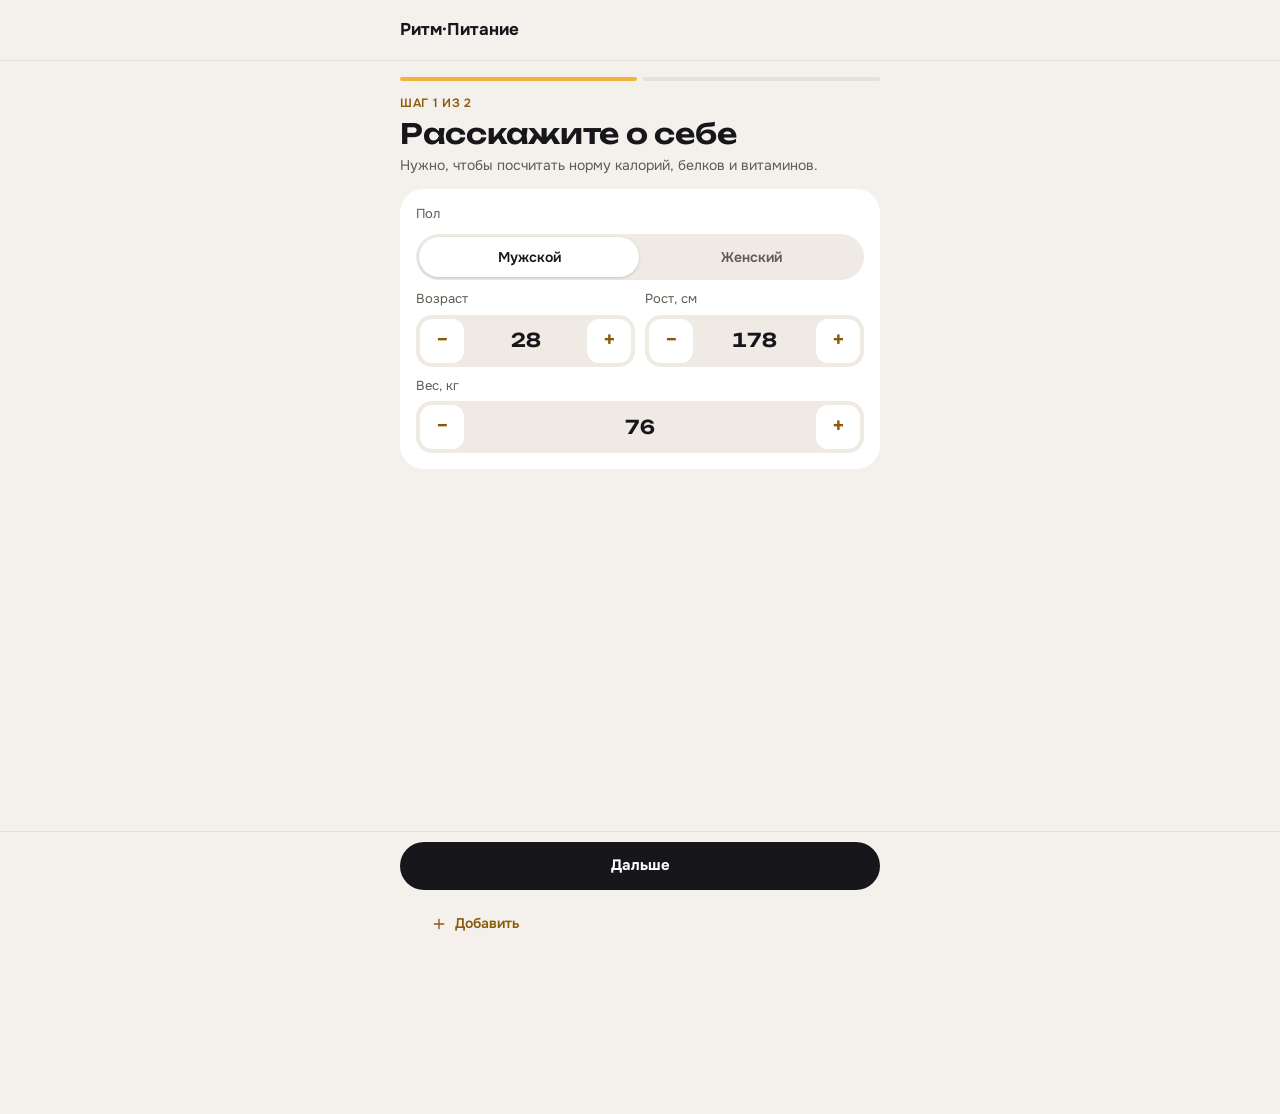
<file: pitanie.html>
<!doctype html>
<html lang="ru">
<head>
<meta charset="utf-8">
<meta name="viewport" content="width=device-width,initial-scale=1,viewport-fit=cover">
<meta name="color-scheme" content="light dark">
<meta name="apple-mobile-web-app-capable" content="yes">
<meta name="mobile-web-app-capable" content="yes">
<meta name="apple-mobile-web-app-title" content="Ритм">
<meta name="apple-mobile-web-app-status-bar-style" content="default">
<meta name="theme-color" content="#F4F1EC">
<meta name="format-detection" content="telephone=no">
<link rel="manifest" href="manifest.webmanifest">
<link rel="apple-touch-icon" href="icons/icon-180.png">
<link rel="icon" type="image/png" sizes="192x192" href="icons/icon-192.png">
<link rel="stylesheet" href="ritm-ios.css">
<script>window.RITM_APP=true;window.RITM_IOS=true;window.RITM_PAGE='pit'</script>
<script src="ritm-ios.js"></script>
<script src="family.js"></script>
</head>
<body>
<title>Ритм·Питание</title>
<style>
:root{
  --bg:#F4F1EC; --card:#FFFFFF; --sunk:#EFEBE4; --line:#E6E0D6; --ink:#17161A; --muted:#5F5A52; --faint:#8C867C;
  --accent:#F2B33D; --accent-ink:#8A5A0B; --accent-tint:#FCEFD2; --accent-soft:#F7D58C; --on-accent:#17161A;
  --btn:#17161A; --on-btn:#FFFFFF;
  --dark-card:#17161A; --on-dark:#FFFFFF; --on-dark-muted:#CFCBC4; --dk-eyebrow:#F5C76A; --dk-line:#2E2C30;
  --good:#2F7A4D; --good-tint:#E3F2E8; --on-good:#FFFFFF;
  --warn:#8A5A0B; --warn-tint:#FCEFD2; --warn-ink:#6B4507;
  --bad:#B42318; --bad-tint:#FDE7E4; --on-bad:#FFFFFF;
  --shadow:rgba(23,22,26,.18);
  --c-telo:#F0643C; --c-dengi:#2FA36B; --c-pit:#E0A22E; --c-tseli:#6E63F2;
  --f-display:'Unbounded','Onest',system-ui,sans-serif;
  --f-body:'Onest',system-ui,-apple-system,'Segoe UI',sans-serif;
  --r-lg:24px;
}
@media (prefers-color-scheme: dark){:root:not([data-theme="light"]){
  --bg:#121110; --card:#1E1C1A; --sunk:#292623; --line:#36322E; --ink:#F2EEE8; --muted:#AFA89E; --faint:#7E776E;
  --accent:#F2B33D; --accent-ink:#F5C76A; --accent-tint:#33280F; --accent-soft:#7A5A1C; --on-accent:#17161A;
  --btn:#F2EEE8; --on-btn:#17161A;
  --dark-card:#2B2724; --on-dark:#F2EEE8; --on-dark-muted:#BDB5AA; --dk-eyebrow:#F5C76A; --dk-line:#3E3934;
  --good:#7CCB9A; --good-tint:#1B2C21; --on-good:#0F1F15;
  --warn:#E9B455; --warn-tint:#33280F; --warn-ink:#F2C46A;
  --bad:#FF8A7A; --bad-tint:#3A1C18; --on-bad:#2A0F0B;
  --shadow:rgba(0,0,0,.5); color-scheme:dark;
}}
:root[data-theme="dark"]{
  --bg:#121110; --card:#1E1C1A; --sunk:#292623; --line:#36322E; --ink:#F2EEE8; --muted:#AFA89E; --faint:#7E776E;
  --accent:#F2B33D; --accent-ink:#F5C76A; --accent-tint:#33280F; --accent-soft:#7A5A1C; --on-accent:#17161A;
  --btn:#F2EEE8; --on-btn:#17161A;
  --dark-card:#2B2724; --on-dark:#F2EEE8; --on-dark-muted:#BDB5AA; --dk-eyebrow:#F5C76A; --dk-line:#3E3934;
  --good:#7CCB9A; --good-tint:#1B2C21; --on-good:#0F1F15;
  --warn:#E9B455; --warn-tint:#33280F; --warn-ink:#F2C46A;
  --bad:#FF8A7A; --bad-tint:#3A1C18; --on-bad:#2A0F0B;
  --shadow:rgba(0,0,0,.5); color-scheme:dark;
}
*{box-sizing:border-box}
html,body{height:100%}
body{margin:0;background:var(--bg);color:var(--ink);font-family:var(--f-body);font-size:15px;line-height:1.45;-webkit-font-smoothing:antialiased;-webkit-tap-highlight-color:transparent}
body.locked{overflow:hidden}
button,input,textarea,select{font:inherit;color:inherit}
button{cursor:pointer}
:focus-visible{outline:2px solid var(--accent);outline-offset:2px}
.app{max-width:480px;margin:0 auto;padding-inline:16px;padding-block:14px calc(100px + env(safe-area-inset-bottom,0px))}
.col{display:flex;flex-direction:column;gap:14px}
.col-s{display:flex;flex-direction:column;gap:10px}
.col-xs{display:flex;flex-direction:column;gap:4px;min-width:0}
.row{display:flex;align-items:center;gap:10px}
.wrap{flex-wrap:wrap}
.gap6{gap:6px}
.between{display:flex;justify-content:space-between;align-items:center;gap:10px}
.top-al{align-items:flex-start}
.grow{flex:1;min-width:0}
.split{display:grid;grid-template-columns:repeat(2,minmax(0,1fr));gap:10px}
.self-start{align-self:flex-start}
.top{display:flex;align-items:center;justify-content:space-between}
.brand{display:flex;align-items:center;gap:10px;font-weight:600}
.tile{width:32px;height:32px;border-radius:10px;background:var(--accent);color:var(--on-accent);display:grid;place-items:center}
.ibtn{width:44px;height:44px;border-radius:50%;border:1px solid var(--line);background:var(--card);display:grid;place-items:center;color:var(--ink);padding:0;flex-shrink:0}
.h1{font-family:var(--f-display);font-weight:600;font-size:28px;line-height:1.15;margin:2px 0 0;letter-spacing:-.01em;text-wrap:balance}
.h2{font-family:var(--f-display);font-weight:600;font-size:21px;line-height:1.25;margin:0;text-wrap:balance}
.h3{font-size:17px;font-weight:700;margin:0}
.sec-h{font-size:16px;font-weight:700;margin:0}
.lede{margin:0;color:var(--muted);font-size:14px}
.p{margin:0}
.note{margin:0;color:var(--muted);font-size:13px}
.lbl{font-size:13px;color:var(--muted)}
.mut{color:var(--muted)}
.eyebrow{font-size:12px;font-weight:600;letter-spacing:.06em;text-transform:uppercase;color:var(--dk-eyebrow)}
.eyebrow-l{font-size:12px;font-weight:600;letter-spacing:.06em;text-transform:uppercase;color:var(--accent-ink)}
.card{background:var(--card);border-radius:var(--r-lg);padding:16px}
.card.dark{background:var(--dark-card);color:var(--on-dark)}
.dk-t{font-size:20px;font-weight:600;margin:0}
.dk-s,.dk-note{margin:0;font-size:14px;color:var(--on-dark-muted)}
.badge{display:inline-flex;align-items:center;min-height:24px;padding:2px 9px;border-radius:999px;font-size:12px;font-weight:700;white-space:nowrap}
.badge.good{background:var(--good-tint);color:var(--good)}
.badge.warn{background:var(--warn-tint);color:var(--warn-ink)}
.badge.bad{background:var(--bad-tint);color:var(--bad)}
.badge.acc{background:var(--accent-tint);color:var(--accent-ink)}
.badge.mut{background:var(--sunk);color:var(--muted)}
.badge.on-dk{background:var(--dk-line);color:var(--on-dark)}
.btn{display:inline-flex;align-items:center;justify-content:center;gap:8px;min-height:48px;padding:0 20px;border-radius:999px;border:1.5px solid transparent;font-weight:700;font-size:15px;background:none;color:var(--ink);text-align:center}
.btn.pri{background:var(--btn);color:var(--on-btn)}
.btn.acc{background:var(--accent);color:var(--on-accent)}
.btn.sec{border-color:var(--ink);color:var(--ink)}
.btn.sec-dk{border-color:var(--on-dark-muted);color:var(--on-dark)}
.btn.ghost{color:var(--accent-ink);padding:0 10px;min-height:40px;font-weight:600}
.btn.danger{background:var(--bad);color:var(--on-bad)}
.danger-t{color:var(--bad)!important}
.btn.sm{min-height:40px;padding:0 14px;font-size:14px}
.btn.blk{width:100%}
.btn[disabled]{opacity:.45;cursor:default}
.btn:active:not([disabled]){transform:scale(.98)}
.chips{display:flex;flex-wrap:wrap;gap:8px}
.chip{min-height:40px;padding:0 14px;border-radius:999px;border:1.5px solid var(--line);background:var(--card);font-size:14px;font-weight:600;color:var(--ink)}
.chip[aria-pressed="true"]{border-color:var(--accent-ink);background:var(--accent-tint);color:var(--accent-ink)}
.scroller{display:flex;gap:8px;overflow-x:auto;padding-bottom:4px;scrollbar-width:none;margin-inline:-16px;padding-inline:16px}
.scroller::-webkit-scrollbar{display:none}
.scroller .chip{flex-shrink:0}
.ready{display:flex;gap:16px;align-items:center}
.ring .rt{fill:none;stroke:var(--sunk);stroke-width:10}
.ring .rv{fill:none;stroke-width:10;stroke-linecap:round;stroke-dashoffset:var(--off)}
.ring.anim .rv{animation:ringIn 1s cubic-bezier(.2,.8,.2,1)}
@keyframes ringIn{from{stroke-dashoffset:var(--full)}}
.ring .rn{font-family:var(--f-display);font-size:28px;font-weight:600;fill:var(--ink)}
.ring .rl{font-size:11px;fill:var(--muted);font-family:var(--f-body)}
.plan-list{list-style:none;margin:0;padding:0;display:flex;flex-direction:column}
.pi{display:grid;grid-template-columns:minmax(0,1fr) auto;gap:2px 12px;padding:8px 0;border-top:1px solid var(--dk-line);align-items:baseline}
.pi:first-child{border-top:none}
.pi-n{font-weight:500;text-align:left;background:none;border:none;padding:0;color:inherit;min-width:0}
.pi-v{font-weight:700;font-variant-numeric:tabular-nums;text-align:right}
.pi-r{grid-column:1/-1;font-size:12px;color:var(--muted)}
.plan-list.lt .pi{border-top-color:var(--line)}
.lnk{text-decoration:underline;text-decoration-color:var(--line);text-underline-offset:3px}
.week{display:grid;grid-template-columns:repeat(7,minmax(0,1fr));gap:4px;text-align:center}
.wd{display:flex;flex-direction:column;align-items:center;gap:4px;font-size:12px;color:var(--muted)}
.wd-dot{width:32px;height:32px;border-radius:50%;background:var(--sunk);display:grid;place-items:center;color:var(--on-accent);box-sizing:border-box}
.wd.plan .wd-dot{background:transparent;border:2px dashed var(--accent)}
.wd.done .wd-dot{background:var(--accent);border:none}
.wd.today .wd-l{color:var(--ink);font-weight:700}
.wd.today .wd-dot{box-shadow:0 0 0 2px var(--card),0 0 0 4px var(--ink)}
.legend{display:flex;gap:14px;font-size:12px;color:var(--muted)}
.lg{display:inline-block;width:10px;height:10px;border-radius:50%;margin-right:6px;vertical-align:-1px;box-sizing:border-box}
.lg.done{background:var(--accent)} .lg.plan{border:2px dashed var(--accent)}
.stats{display:grid;grid-template-columns:repeat(3,minmax(0,1fr));gap:8px}
.stats.s2{grid-template-columns:repeat(2,minmax(0,1fr))}
.stat{background:var(--sunk);border-radius:14px;padding:10px 12px;display:flex;flex-direction:column;gap:2px;min-width:0}
.stat-v{font-family:var(--f-display);font-size:19px;font-weight:600;font-variant-numeric:tabular-nums;line-height:1.25;overflow-wrap:anywhere}
.stat-l{font-size:12px;color:var(--muted)}
.list{background:var(--card);border-radius:var(--r-lg);padding:2px 16px}
.li{display:flex;align-items:center;gap:12px;width:100%;min-height:56px;padding:10px 0;border:none;border-bottom:1px solid var(--line);background:none;text-align:left;color:var(--ink)}
.li:last-child{border-bottom:none}
.li-m{flex:1;min-width:0;display:flex;flex-direction:column;gap:2px}
.li-t{font-weight:600}
.li-s{font-size:13px;color:var(--muted)}
.li-e{font-weight:700;font-variant-numeric:tabular-nums;white-space:nowrap}
.li .chev{color:var(--faint);flex-shrink:0}
.grp-h{font-size:12px;font-weight:700;letter-spacing:.06em;text-transform:uppercase;color:var(--muted);margin:8px 0 -6px}
.stp{display:flex;flex-direction:column;gap:6px;min-width:0}
.stp-c{display:grid;grid-template-columns:44px minmax(0,1fr) 44px;align-items:center;background:var(--sunk);border-radius:16px;padding:4px}
.stp-b{width:44px;height:44px;border-radius:12px;border:none;background:var(--card);font-size:22px;font-weight:600;color:var(--accent-ink);padding:0}
.stp-v{width:100%;min-width:0;border:none;background:transparent;text-align:center;font-family:var(--f-display);font-size:19px;font-weight:600;font-variant-numeric:tabular-nums;padding:0;color:var(--ink)}
.stp-v:focus{outline:none}
.stp-c:focus-within{box-shadow:0 0 0 2px var(--accent)}
.sets{display:flex;flex-direction:column;gap:6px}
@keyframes pop{0%{transform:scale(.6)}100%{transform:scale(1)}}
@keyframes fadeUp{from{transform:translateY(-4px);opacity:.6}}
.warn-t{color:var(--warn)}
#sheet{position:fixed;inset:0;z-index:30;background:var(--bg)}
.sh{display:flex;flex-direction:column;height:100%}
.sh.enter{animation:shIn .28s cubic-bezier(.2,.8,.2,1)}
@keyframes shIn{from{transform:translateY(32px);opacity:.4}}
.sh-in{max-width:480px;margin:0 auto;width:100%}
.sh-head{padding:calc(8px + env(safe-area-inset-top,0px)) 16px 8px;border-bottom:1px solid var(--line);background:var(--bg)}
.sh-head .sh-in{display:flex;align-items:center;gap:10px;min-height:44px}
.sh-t{flex:1;min-width:0}
.sh-title{font-weight:700;font-size:17px;white-space:nowrap;overflow:hidden;text-overflow:ellipsis}
.sh-sub{font-size:13px;color:var(--muted);font-variant-numeric:tabular-nums}
.sh-body{flex:1;overflow-y:auto;-webkit-overflow-scrolling:touch;padding:16px 16px 28px}
.sh-foot{padding:10px 16px calc(10px + env(safe-area-inset-bottom,0px));border-top:1px solid var(--line);background:var(--bg)}
.tabs{position:fixed;left:0;right:0;bottom:0;z-index:10;background:var(--card);border-top:1px solid var(--line);padding:6px 8px calc(6px + env(safe-area-inset-bottom,0px))}
.tabs-in{max-width:480px;margin:0 auto;display:grid;grid-template-columns:repeat(4,minmax(0,1fr))}
.tab{display:flex;flex-direction:column;align-items:center;gap:3px;min-height:52px;justify-content:center;border:none;background:none;color:var(--muted);font-size:11px;font-weight:500;border-radius:12px;padding:0}
.tab[aria-current="page"]{color:var(--accent-ink);font-weight:700}
.fld{display:flex;flex-direction:column;gap:6px;min-width:0}
.inp{width:100%;min-height:48px;border-radius:14px;border:1.5px solid var(--line);background:var(--card);padding:0 14px;font-size:16px;color:var(--ink)}
.inp:focus{outline:none;border-color:var(--accent)}
.search{position:relative}
.search svg{position:absolute;left:14px;top:14px;color:var(--muted)}
.search .inp{padding-left:42px}
.callout{border-radius:16px;padding:12px 14px;display:flex;flex-direction:column;gap:6px;font-size:14px;align-items:flex-start}
.callout p{margin:0}
.callout.warn{background:var(--warn-tint);color:var(--warn-ink)}
.callout.acc{background:var(--accent-tint);color:var(--accent-ink)}
.callout.good{background:var(--good-tint);color:var(--good)}
.callout.mut{background:var(--sunk);color:var(--ink)}
.callout .btn.ghost{color:inherit;padding:0;min-height:32px;text-decoration:underline;text-underline-offset:3px}
.confirm{background:var(--bad-tint);border-radius:16px;padding:12px;display:flex;flex-direction:column;gap:10px}
.confirm p{margin:0;color:var(--bad);font-weight:600}
.bar{height:8px;border-radius:4px;background:var(--sunk);overflow:hidden}
.bar>i{display:block;height:100%;border-radius:4px;background:var(--accent)}
.cues{margin:0;padding-left:20px;display:flex;flex-direction:column;gap:6px}
.chart{width:100%;height:auto;display:block;touch-action:pan-y}
.c-grid{stroke:var(--line);stroke-width:1}
.c-lbl{fill:var(--muted);font-size:11px;font-family:var(--f-body)}
.c-area{fill:var(--accent-tint)}
.c-line{fill:none;stroke:var(--accent);stroke-width:2;stroke-linejoin:round;stroke-linecap:round}
.c-dot{fill:var(--accent);stroke:var(--card);stroke-width:2}
.c-pt{fill:var(--card);stroke:var(--accent);stroke-width:2}
.c-guide{stroke:var(--faint);stroke-dasharray:3 3}
.c-tip{fill:var(--ink)}
.c-tipt{fill:var(--bg);font-size:12px;font-weight:700;font-family:var(--f-body)}
.c-hit{fill:transparent;cursor:pointer}
.dchip{display:inline-grid;place-items:center;min-width:36px;height:30px;padding:0 8px;border-radius:999px;font-size:12px;font-weight:600;background:var(--sunk);color:var(--muted)}
.dchip.on{background:var(--accent-tint);color:var(--accent-ink)}
.toast{position:fixed;left:50%;bottom:calc(156px + env(safe-area-inset-bottom,0px));transform:translateX(-50%);z-index:50;width:max-content;max-width:calc(100% - 32px);background:var(--ink);color:var(--bg);padding:12px 16px;border-radius:14px;font-size:14px;font-weight:600;box-shadow:0 8px 24px var(--shadow);animation:fadeUp .2s ease-out}
details.card summary{font-weight:700;cursor:pointer;list-style:none;display:flex;justify-content:space-between;align-items:center;min-height:28px}
details.card summary::-webkit-details-marker{display:none}
details.card[open] summary{margin-bottom:10px}
details.card[open] summary svg{transform:rotate(90deg)}
.tpl{display:flex;flex-direction:column;gap:6px;text-align:left;border:1.5px solid var(--line);background:var(--card);border-radius:20px;padding:14px;width:100%;color:var(--ink)}
.tpl[aria-pressed="true"]{border-color:var(--accent);box-shadow:inset 0 0 0 1px var(--accent)}
.tpl-t{font-weight:700;font-size:16px}
.splash{display:grid;place-items:center;min-height:50vh;color:var(--muted);text-align:center}
.seg2{display:inline-grid;grid-template-columns:1fr 1fr;gap:2px;background:var(--card);border-radius:999px;padding:3px}
.seg2-b{min-height:34px;padding:0 12px;border:none;border-radius:999px;background:none;font-size:13px;font-weight:600;color:var(--muted)}
.seg2-b[aria-checked="true"]{background:var(--accent-tint);color:var(--accent-ink)}
.ta{min-height:120px;padding:12px 14px;font-size:13px;font-family:ui-monospace,Menlo,Consolas,monospace;resize:vertical;line-height:1.4}
.ph{display:grid;place-items:center;text-align:center;gap:8px;padding:28px 16px;color:var(--muted)}
@media (prefers-reduced-motion: reduce){*,*::before,*::after{animation:none!important;transition:none!important}}
/* Столбики */
.bars{display:flex;gap:6px;align-items:stretch}
.bc{flex:1;min-width:0;display:flex;flex-direction:column;align-items:center;gap:4px}
.bc-v{font-size:11px;font-weight:700;color:var(--muted);min-height:15px;white-space:nowrap;font-variant-numeric:tabular-nums}
.bc-t{width:100%;height:110px;display:flex;align-items:flex-end;background:var(--sunk);border-radius:8px;overflow:hidden}
.bc-t i{display:block;width:100%;background:var(--accent-soft);border-radius:8px 8px 0 0;transition:height .5s cubic-bezier(.2,.8,.2,1)}
.bc.cur .bc-t i{background:var(--accent)} .bc.cur .bc-v,.bc.cur .bc-l{color:var(--accent-ink)}
.bc.dim .bc-t i{background:repeating-linear-gradient(135deg,var(--accent-soft) 0 5px,var(--accent-tint) 5px 10px)}
.bc-l{font-size:11px;min-height:15px;color:var(--muted);max-width:100%;overflow:hidden;text-overflow:ellipsis;white-space:nowrap;text-align:center}
.bars.dense .bc-l{font-size:10px;overflow:visible;text-overflow:clip;max-width:none} .bars.dense .bc-v{font-size:10px}
.bc-s{font-size:10px;color:var(--faint);white-space:nowrap}
[hidden]{display:none!important}
.vh{position:absolute;width:1px;height:1px;overflow:hidden;clip:rect(0 0 0 0);white-space:nowrap}
.seg2-b[disabled]{opacity:.4}
/* Сегмент во всю ширину */
.seg{display:grid;grid-auto-flow:column;grid-auto-columns:minmax(0,1fr);gap:2px;background:var(--sunk);border-radius:999px;padding:3px}
.seg-b{min-height:40px;padding:0 8px;border:none;border-radius:999px;background:none;font-size:14px;font-weight:600;color:var(--muted);white-space:nowrap;overflow:hidden;text-overflow:ellipsis}
.seg-b[aria-checked="true"]{background:var(--card);color:var(--ink);box-shadow:0 1px 3px var(--shadow)}
.seg.on-card{background:var(--sunk)}
/* Главная карточка-число */
.hero{display:flex;flex-direction:column;gap:10px}
.hero-v{font-family:var(--f-display);font-size:36px;font-weight:600;line-height:1.1;font-variant-numeric:tabular-nums;letter-spacing:-.01em;overflow-wrap:anywhere}
.hero-v.md{font-size:28px}
.hero-v small{font-size:.5em;font-weight:500;color:inherit;opacity:.75;margin-left:4px}
.card.dark .lbl,.card.dark .note{color:var(--on-dark-muted)}
.pbar{position:relative;height:8px;border-radius:4px;background:var(--sunk);overflow:visible}
.card.dark .pbar{background:var(--dk-line)}
.pbar>i{display:block;height:100%;border-radius:4px;background:var(--accent);max-width:100%;transition:width .5s cubic-bezier(.2,.8,.2,1)}
.pbar.over>i{background:var(--bad)}
.pbar.good>i{background:var(--good)}
.pbar .mark{position:absolute;top:-4px;bottom:-4px;width:2px;border-radius:1px;background:var(--ink)}
.card.dark .pbar .mark{background:var(--on-dark)}
.row-b{display:flex;justify-content:space-between;gap:10px;align-items:baseline}
.num{font-variant-numeric:tabular-nums;white-space:nowrap}
.b{font-weight:700}
.bad-t{color:var(--bad)} .good-t{color:var(--good)} .acc-t{color:var(--accent-ink)}
.pill{display:inline-flex;align-items:center;gap:6px;align-self:flex-start;padding:8px 12px;border-radius:12px;background:var(--accent-tint);color:var(--accent-ink);font-size:14px;font-weight:600}
.card.dark .pill{background:var(--accent);color:var(--on-accent)}
/* Плавающая кнопка */
.fab{position:fixed;right:max(16px,calc(50% - 224px));bottom:calc(84px + env(safe-area-inset-bottom,0px));z-index:12;width:60px;height:60px;border-radius:50%;border:none;background:var(--btn);color:var(--on-btn);display:grid;place-items:center;box-shadow:0 8px 24px var(--shadow)}
.fab:active{transform:scale(.95)}
/* Цифровая клавиатура */
.amt{display:flex;flex-direction:column;align-items:center;gap:2px;padding:6px 0 2px}
.amt-v{font-family:var(--f-display);font-size:40px;font-weight:600;font-variant-numeric:tabular-nums;line-height:1.15;max-width:100%;overflow-wrap:anywhere;text-align:center}
.amt-v.empty{color:var(--faint)}
.amt-x{font-size:14px;color:var(--muted);min-height:20px}
.kp{display:grid;grid-template-columns:repeat(4,minmax(0,1fr));gap:8px}
.kp-b{min-height:52px;border-radius:14px;border:none;background:var(--card);font-family:var(--f-display);font-size:21px;font-weight:600;color:var(--ink);padding:0;display:grid;place-items:center;font-variant-numeric:tabular-nums}
.kp-b.op{background:var(--sunk);color:var(--accent-ink);font-family:var(--f-body);font-size:18px}
.kp-b:active{background:var(--accent-tint)}
/* Чип связи */
.lchip{display:inline-flex;align-items:center;gap:6px;font-size:12px;font-weight:600;color:var(--muted);white-space:nowrap}
.lchip i{width:8px;height:8px;border-radius:50%;flex-shrink:0}
/* Строка с иконкой */
.ico{width:40px;height:40px;border-radius:12px;background:var(--accent-tint);color:var(--accent-ink);display:grid;place-items:center;flex-shrink:0}
.ico.mut{background:var(--sunk);color:var(--muted)}
.ico.sm{width:32px;height:32px;border-radius:10px}
/* Чекбокс задачи */
.chk{width:28px;height:28px;border-radius:9px;border:2px solid var(--faint);background:var(--card);display:grid;place-items:center;color:transparent;flex-shrink:0;padding:0}
.chk.on{background:var(--accent);border-color:var(--accent);color:var(--on-accent)}
.chk.on.pop{animation:pop .35s cubic-bezier(.2,1.6,.4,1)}
@keyframes pop{0%{transform:scale(.6)}100%{transform:scale(1)}}
.chk-hit{display:grid;place-items:center;width:44px;height:44px;margin:-8px -8px -8px -10px;background:none;border:none;padding:0;flex-shrink:0}
.done-t{text-decoration:line-through;color:var(--muted)}
/* Кольцо */
.ring2{display:block;flex-shrink:0}
.ring2 .rt{fill:none;stroke:var(--sunk)}
.ring2 .rv{fill:none;stroke:var(--accent);stroke-linecap:round;transition:stroke-dashoffset .6s cubic-bezier(.2,.8,.2,1)}
.ring2 .rv.good{stroke:var(--good)}
.ring2 text{font-family:var(--f-display);font-weight:600;fill:var(--ink)}
/* Кольцевая диаграмма */
.donut{display:block;margin:0 auto}
.donut path{stroke:var(--card);stroke-width:2}
.dot{display:inline-block;width:10px;height:10px;border-radius:50%;flex-shrink:0}
/* Пустое состояние */
.empty{display:flex;flex-direction:column;align-items:center;text-align:center;gap:10px;padding:24px 12px;color:var(--muted)}
.empty .ico{width:56px;height:56px;border-radius:18px}
/* Шаги онбординга */
.dots{display:flex;gap:6px}
.dots i{flex:1;height:4px;border-radius:2px;background:var(--line)}
.dots i.on{background:var(--accent)}
.top .row{gap:8px}
.mnav{display:flex;align-items:center;gap:4px}
.mnav .ibtn{width:40px;height:40px}
.mnav-t{font-weight:700;min-width:110px;text-align:center}
.inp.sm{min-height:44px;font-size:15px}
textarea.inp{padding:12px 14px;min-height:96px;resize:vertical;line-height:1.4}
select.inp{appearance:none;background-image:none}
.swatch{width:12px;height:12px;border-radius:4px;display:inline-block}
.kv{display:grid;grid-template-columns:minmax(0,1fr) auto;gap:6px 12px;font-size:14px}
.kv span:nth-child(even){text-align:right;font-weight:600;font-variant-numeric:tabular-nums}
.toast-u{background:none;border:none;color:inherit;font-weight:700;text-decoration:underline;text-underline-offset:3px;padding:4px 0 4px 10px;cursor:pointer}
.top .row .ibtn{flex-shrink:0}
.card.dark .ring2 text{fill:var(--on-dark)} .card.dark .ring2 .rt{stroke:var(--dk-line)}
.sh .toast{bottom:calc(96px + env(safe-area-inset-bottom,0px))}
body.locked .toast{top:calc(66px + env(safe-area-inset-top,0px));bottom:auto}
.toast{pointer-events:none} .toast-u{pointer-events:auto}
.fam{display:grid;grid-template-columns:repeat(3,minmax(0,1fr));gap:8px}
.fam-b{display:flex;flex-direction:column;align-items:center;gap:6px;padding:10px 4px;border-radius:16px;border:1.5px solid var(--line);background:var(--card);color:var(--ink);font-size:13px;font-weight:600}
.fam-i{width:40px;height:40px;border-radius:12px;display:grid;place-items:center;color:#17161A}
.app{padding-bottom:calc(170px + env(safe-area-inset-bottom,0px))}

/* Ритм·Питание */
.kbreak{display:flex;flex-wrap:wrap;align-items:baseline;gap:4px 8px;font-size:14px;color:var(--on-dark-muted)}
.kbreak b{color:var(--on-dark);font-variant-numeric:tabular-nums}
.kb-act{background:none;border:none;padding:0;color:inherit;font-size:14px;text-decoration:underline dotted;text-underline-offset:3px;display:inline-flex;align-items:center;gap:4px}
.ldot{display:inline-block;width:8px;height:8px;border-radius:50%}
.lchip.dk{color:var(--on-dark-muted)}
.macs{display:grid;grid-template-columns:repeat(3,minmax(0,1fr));gap:12px}
.mac .lbl{font-size:12px}
.mac .num{font-size:13px}
.card.dark .mac .mut{color:var(--on-dark-muted)}
.pbar.low>i{background:var(--warn)}
.glasses{display:grid;grid-template-columns:repeat(8,minmax(0,1fr));gap:5px}
.gl{width:100%;height:44px;border-radius:12px;border:1.5px dashed var(--line);background:none;color:var(--faint);display:grid;place-items:center;padding:0}
.gl.on{border:none;background:#D6ECFA;color:#1F6FA8}
:root[data-theme="dark"] .gl.on{background:#18344A;color:#7CC4F2}
@media (prefers-color-scheme: dark){:root:not([data-theme="light"]) .gl.on{background:#18344A;color:#7CC4F2}}
.cardbtn{width:100%;text-align:left;border:none;color:inherit;font:inherit;cursor:pointer}
.callout.cardbtn{display:flex}
.micg{display:grid;grid-template-columns:repeat(2,minmax(0,1fr));gap:12px 16px}
.mrow{display:flex;width:100%;background:none;border:none;padding:6px 0;text-align:left;color:var(--ink)}
.mrow .badge{margin-left:4px;vertical-align:1px}
.soon{border:1.5px solid var(--warn)}
.catrow{display:flex;align-items:center;gap:12px;width:100%;background:none;border:none;padding:6px 0;text-align:left;color:var(--ink);min-height:44px}
.hrow .btn.ghost{color:var(--muted);font-weight:600}
.lvl{display:block;height:4px;border-radius:2px;background:var(--sunk);margin-top:4px;max-width:140px;overflow:hidden}
.lvl i{display:block;height:100%;background:var(--accent)}
.addrow{display:flex;gap:8px;align-items:center}
.shrow{display:flex;align-items:center;gap:8px;min-height:44px;padding-left:8px}
.ibtn.ghostb{border:none;background:none;color:var(--faint)}
.rcard{display:flex;align-items:center;gap:12px;width:100%;background:var(--card);border:none;border-radius:20px;padding:14px;text-align:left;color:var(--ink)}
.rc-ic{width:52px;height:52px;border-radius:16px;background:var(--accent-tint);color:var(--accent-ink);display:grid;place-items:center;flex-shrink:0}
.rhero{height:120px;border-radius:24px;background:linear-gradient(135deg,var(--accent-tint),var(--accent-soft));display:grid;place-items:center;color:var(--accent-ink)}
.ingrow{display:flex;align-items:center;gap:10px;min-height:40px;border-bottom:1px solid var(--line)}
.ingrow:last-child{border-bottom:none}
.stp-c.mini{grid-template-columns:36px auto 36px;padding:2px;gap:6px}
.stp-c.mini .stp-b{width:36px;height:36px}
.steps-l{margin:0;padding-left:22px;display:flex;flex-direction:column;gap:10px}
.cook{display:flex;flex-direction:column;gap:16px;padding-top:12px}
.cook-t{font-size:24px;line-height:1.4;font-weight:600;margin:8px 0 0}
.opt{display:flex;flex-direction:column;align-items:flex-start;gap:2px;width:100%;padding:12px 14px;border-radius:16px;border:1.5px solid var(--line);background:var(--card);text-align:left;color:var(--ink)}
.opt[aria-pressed="true"]{border-color:var(--accent-ink);background:var(--accent-tint)}
.qty-row{display:grid;grid-template-columns:minmax(0,1fr);gap:10px}
.seg.units .seg-b{padding:0 4px}
.datechip{display:inline-flex;align-items:center;gap:6px;cursor:pointer;position:relative}
.datechip[aria-pressed="true"]{border-color:var(--accent-ink);background:var(--accent-tint);color:var(--accent-ink)}
.datechip input{position:absolute;inset:0;opacity:0;width:100%;height:100%;cursor:pointer}
.sh-foot .btn.big-btn{min-height:56px;font-size:16px}
.sh-foot .kp{gap:6px}
.sh-foot .kp-b{min-height:48px}
.warn-t{color:var(--warn)}
.ichip{display:inline-flex;align-items:center;gap:6px}
.mac .num{font-size:14px}
.cardbtn{display:flex;width:100%;border:none;text-align:left;color:var(--ink);font:inherit;cursor:pointer}
.callout.bad{background:var(--bad-tint,#FDE7E4);color:var(--bad,#B42318)}

</style>

<main id="view" class="app"></main>
<button id="fab" class="fab" data-a="fabAdd" aria-label="Добавить" hidden><svg width="28" height="28" viewBox="0 0 24 24" fill="none" stroke="currentColor" stroke-width="2.2" stroke-linecap="round" aria-hidden="true"><path d="M12 5v14M5 12h14"/></svg></button>
<nav class="tabs" aria-label="Разделы">
  <div class="tabs-in">
    <button class="tab" data-a="tab" data-t="today"><svg width="24" height="24" viewBox="0 0 24 24" fill="none" stroke="currentColor" stroke-width="2" stroke-linecap="round" stroke-linejoin="round" aria-hidden="true"><path d="M3 11h18a9 9 0 0 1-18 0zM8 7c0-2 2-2 2-4M13 7c0-2 2-2 2-4"/></svg><span>Сегодня</span></button>
    <button class="tab" data-a="tab" data-t="nut"><svg width="24" height="24" viewBox="0 0 24 24" fill="none" stroke="currentColor" stroke-width="2" stroke-linecap="round" stroke-linejoin="round" aria-hidden="true"><path d="M5 19c0-8 5-14 15-15-1 10-7 15-15 15zM5 19l8-8"/></svg><span>Нутриенты</span></button>
    <button class="tab" data-a="tab" data-t="home"><svg width="24" height="24" viewBox="0 0 24 24" fill="none" stroke="currentColor" stroke-width="2" stroke-linecap="round" stroke-linejoin="round" aria-hidden="true"><rect x="5" y="2.5" width="14" height="19" rx="2.5"/><path d="M5 10h14M9 6v2M9 13v3"/></svg><span>Дома</span></button>
    <button class="tab" data-a="tab" data-t="rec"><svg width="24" height="24" viewBox="0 0 24 24" fill="none" stroke="currentColor" stroke-width="2" stroke-linecap="round" stroke-linejoin="round" aria-hidden="true"><path d="M7 14a4 4 0 0 1-1-7.9 5 5 0 0 1 9.6-1A4 4 0 1 1 17 14v6H7zM7 17h10"/></svg><span>Рецепты</span></button>
  </div>
</nav>
<div id="sheet" hidden></div>
<div id="toast" class="toast" role="status" aria-live="polite" hidden></div>

<script>
'use strict';
/* ============ Ритм · общее ядро ============
   Утилиты, иконки, хранение (облако Claude или телефон), листы, история «Назад», резервная копия,
   связи между приложениями семейства. Конфигурация приложения — объект APP, задаётся до ядра. */

/* ---------- Справочники и утилиты ---------- */
const WD=['Пн','Вт','Ср','Чт','Пт','Сб','Вс'];
const WD_FULL=['Понедельник','Вторник','Среда','Четверг','Пятница','Суббота','Воскресенье'];
const WD_ACC=['понедельник','вторник','среду','четверг','пятницу','субботу','воскресенье'];
const MON_G=['января','февраля','марта','апреля','мая','июня','июля','августа','сентября','октября','ноября','декабря'];
const MON_S=['янв','фев','мар','апр','мая','июн','июл','авг','сен','окт','ноя','дек'];
const MON_SN=['янв','фев','мар','апр','май','июн','июл','авг','сен','окт','ноя','дек'];
const MON_N=['Январь','Февраль','Март','Апрель','Май','Июнь','Июль','Август','Сентябрь','Октябрь','Ноябрь','Декабрь'];
const esc=s=>String(s==null?'':s).replace(/[&<>"']/g,c=>({'&':'&amp;','<':'&lt;','>':'&gt;','"':'&quot;',"'":'&#39;'}[c]));
const uid=()=>Math.random().toString(36).slice(2,9)+Date.now().toString(36).slice(-4);
const clone=o=>JSON.parse(JSON.stringify(o));
const clamp=(v,a,b)=>Math.min(b,Math.max(a,v));
const r1=v=>Math.round(v*10)/10;
const r2=v=>Math.round(v*100)/100;
const sum=(a,f)=>a.reduce((s,x)=>s+(f?f(x):x),0);
function fmt(v,d=1){ if(v==null||!isFinite(v)) return '—'; const neg=v<0; v=Math.abs(v); let s=(Math.round(v*Math.pow(10,d))/Math.pow(10,d)).toFixed(d); if(s.indexOf('.')>=0) s=s.replace(/0+$/,'').replace(/\.$/,''); let [i,f]=s.split('.'); i=i.replace(/\B(?=(\d{3})+(?!\d))/g,'\u00a0'); return (neg?'−':'')+i+(f?','+f:''); }
function fmtIn(v){ if(v==null||!isFinite(v)) return ''; return String(r2(v)).replace('.',','); }
function parseNum(s){ const v=parseFloat(String(s).replace(',','.').replace(/[\s ]/g,'')); return isFinite(v)?v:null; }
function dkey(d=new Date()){ return d.getFullYear()+'-'+String(d.getMonth()+1).padStart(2,'0')+'-'+String(d.getDate()).padStart(2,'0'); }
function pkey(k){ const [y,m,d]=k.split('-').map(Number); return new Date(y,m-1,d||1,12); }
function mkey(k){ return k.slice(0,7); }
function dBetween(a,b){ return Math.round((pkey(b)-pkey(a))/864e5); }
function addDays(k,n){ const d=pkey(k); d.setDate(d.getDate()+n); return dkey(d); }
function addMonths(k,n){ const d=pkey(k); const day=d.getDate(); d.setDate(1); d.setMonth(d.getMonth()+n); const last=new Date(d.getFullYear(),d.getMonth()+1,0).getDate(); d.setDate(Math.min(day,last)); return dkey(d); }
function daysInMonth(k){ const d=pkey(k); return new Date(d.getFullYear(),d.getMonth()+1,0).getDate(); }
function wdi(k){ return (pkey(k).getDay()+6)%7; }
function weekStart(k){ return addDays(k,-wdi(k)); }
function fmtDay(k){ const d=pkey(k); return d.getDate()+' '+MON_S[d.getMonth()]; }
function fmtDayG(k){ const d=pkey(k); return d.getDate()+' '+MON_G[d.getMonth()]; }
function fmtLong(k){ const d=pkey(k); return WD_FULL[wdi(k)]+', '+d.getDate()+' '+MON_G[d.getMonth()]; }
function fmtMonth(m){ const [y,mm]=m.split('-').map(Number); const t=MON_N[mm-1]; return y===new Date().getFullYear()?t:t+' '+y; }
function relDay(k){ const t=dkey(); const n=dBetween(t,k); if(n===0) return 'Сегодня'; if(n===1) return 'Завтра'; if(n===-1) return 'Вчера'; if(n===2) return 'Послезавтра'; return (n>-7&&n<7?WD[wdi(k)]+', ':'')+fmtDay(k); }
function plural(n,f){ n=Math.abs(Math.round(n))%100; const n1=n%10; if(n>10&&n<20) return f[2]; if(n1>1&&n1<5) return f[1]; if(n1===1) return f[0]; return f[2]; }
function pl(n,f){ return fmt(n,0)+' '+plural(n,f); }
const DAYS=['день','дня','дней'];

/* ---------- Иконки (контур, линия 2, сетка 24) ---------- */
const IC={
 back:'<path d="M15 5l-7 7 7 7"/>',down:'<path d="M5 9l7 7 7-7"/>',close:'<path d="M6 6l12 12M18 6L6 18"/>',plus:'<path d="M12 5v14M5 12h14"/>',minus:'<path d="M5 12h14"/>',
 check:'<path d="M5 12.5l4.5 4.5L19 7.5"/>',right:'<path d="M9 5l7 7-7 7"/>',left:'<path d="M15 5l-7 7 7 7"/>',search:'<circle cx="11" cy="11" r="6.5"/><path d="M16 16l4 4"/>',
 user:'<circle cx="12" cy="8" r="4"/><path d="M4 21c1.5-4 4.5-6 8-6s6.5 2 8 6"/>',gear:'<circle cx="12" cy="12" r="3"/><path d="M12 2v3M12 19v3M4.2 4.2l2.1 2.1M17.7 17.7l2.1 2.1M2 12h3M19 12h3M4.2 19.8l2.1-2.1M17.7 6.3l2.1-2.1"/>',
 trash:'<path d="M4 7h16M10 11v6M14 11v6M6 7l1 13h10l1-13M9 7V4h6v3"/>',edit:'<path d="M4 20h4L19 9l-4-4L4 16zM13.5 6.5l4 4"/>',
 cal:'<rect x="4" y="5" width="16" height="15" rx="3"/><path d="M4 10h16M9 3v4M15 3v4"/>',clock:'<circle cx="12" cy="12" r="8.5"/><path d="M12 7.5V12l3 2"/>',
 chart:'<path d="M4 20V10M10 20V4M16 20v-7M22 20H2"/>',list:'<path d="M9 6h11M9 12h11M9 18h11M4 6h.01M4 12h.01M4 18h.01"/>',
 star:'<path d="M12 3.5l2.6 5.3 5.9.9-4.3 4.1 1 5.8L12 16.9l-5.2 2.7 1-5.8-4.3-4.1 5.9-.9z"/>',
 swap:'<path d="M7 4L3 8l4 4M3 8h14M17 20l4-4-4-4M21 16H7"/>',repeat:'<path d="M17 2l4 4-4 4M3 11V9a3 3 0 0 1 3-3h15M7 22l-4-4 4-4M21 13v2a3 3 0 0 1-3 3H3"/>',
 bell:'<path d="M6 16V11a6 6 0 0 1 12 0v5l2 2H4zM10 21h4"/>',info:'<circle cx="12" cy="12" r="9"/><path d="M12 11v6M12 7.5v.01"/>',
 warn:'<path d="M12 3l10 18H2zM12 10v5M12 18v.01"/>',flag:'<path d="M5 21V4M5 4h11l-2 4 2 4H5"/>',target:'<circle cx="12" cy="12" r="9"/><circle cx="12" cy="12" r="5"/><circle cx="12" cy="12" r="1"/>',
 copy:'<rect x="8" y="8" width="12" height="12" rx="2"/><path d="M16 8V5a1 1 0 0 0-1-1H5a1 1 0 0 0-1 1v10a1 1 0 0 0 1 1h3"/>',
 up:'<path d="M12 19V5M6 11l6-6 6 6"/>',dn:'<path d="M12 5v14M6 13l6 6 6-6"/>',dots:'<circle cx="5" cy="12" r="1"/><circle cx="12" cy="12" r="1"/><circle cx="19" cy="12" r="1"/>',
 bksp:'<path d="M9 5h11v14H9l-6-7zM12 9.5l5 5M17 9.5l-5 5"/>',sun:'<circle cx="12" cy="12" r="4"/><path d="M12 2v2M12 20v2M2 12h2M20 12h2M4.9 4.9l1.4 1.4M17.7 17.7l1.4 1.4M4.9 19.1l1.4-1.4M17.7 6.3l1.4-1.4"/>',
 // семейство
 pulse:'<path d="M3 12h4l2-5 4 10 2-5h6"/>',wallet:'<path d="M4 7a2 2 0 0 1 2-2h12v4M4 7v11a2 2 0 0 0 2 2h14V9H6a2 2 0 0 1-2-2zM16 14.5h.01"/>',
 apple:'<path d="M12 7c-1.5-1.3-4-1.5-5.5 0C4.4 9 5 14 7 17.5c1.2 2 2.8 3 5 2 2.2 1 3.8 0 5-2 2-3.5 2.6-8.5.5-10.5-1.5-1.5-4-1.3-5.5 0zM12 7c0-2 1-3.5 3-4"/>',
 goal:'<circle cx="12" cy="12" r="9"/><circle cx="12" cy="12" r="5"/><path d="M12 12l7-7M16 5h3v3"/>',
 lock:'<rect x="5" y="11" width="14" height="10" rx="2"/><path d="M8 11V7a4 4 0 0 1 8 0v4"/>',
 users:'<path d="M9 11a4 4 0 1 0 0-8 4 4 0 0 0 0 8zM2 21v-1a6 6 0 0 1 6-6h2a6 6 0 0 1 6 6v1M16 3.13a4 4 0 0 1 0 7.75M22 21v-1a6 6 0 0 0-4-5.65"/>'
};
/* Семья (family.js в Android и iPhone): общие задачи, траты, покупки */
function famOn(){ try{ return typeof Fam!=='undefined'&&Fam.on(); }catch(e){ return false; } }
function famTag(id){ return famOn()&&id?' '+Fam.tag(id):''; }
/* «Личное» или одна из семей: одна семья — переключатель «Для семьи», несколько — выбор */
function famOf(x){ return famOn()?Fam.scopeOf(x):null; }
function famChip(act,cur,extra=''){ if(!famOn()) return ''; const L=Fam.list(); const sc=famOf({fam:cur});
 if(L.length===1) return `<button class="chip ichip" data-a="${act}" data-v="${sc?'':L[0].id}" ${extra} aria-pressed="${!!sc}">${ic('users',16)} Для семьи</button>`;
 return `<button class="chip" data-a="${act}" data-v="" ${extra} aria-pressed="${!sc}">Личное</button>`+L.map(f=>`<button class="chip ichip" data-a="${act}" data-v="${f.id}" ${extra} aria-pressed="${sc===f.id}">${ic('users',16)} ${esc(f.name)}</button>`).join(''); }
function famLabel(x){ const fid=famOf(x); return fid?(Fam.list().length>1?Fam.famName(fid):'семья'):''; }
/* фильтр «Все · Личные · Семейные» */
function scopeChips(act,cur){ if(!famOn()) return ''; const L=Fam.list(); const items=[['all','Все'],['me','Личные'],...(L.length>1?L.map(f=>[f.id,f.name]):[['fam','Семейные']])];
 return items.map(([v,l])=>`<button class="chip" data-a="${act}" data-v="${esc(v)}" aria-pressed="${(cur||'all')===v}">${esc(l)}</button>`).join(''); }
function inScope(x,sc){ if(!sc||sc==='all'||!famOn()) return true; const f=famOf(x); if(sc==='me') return !f; if(sc==='fam') return !!f; return f===sc; }
function ic(n,s=20){ return `<svg width="${s}" height="${s}" viewBox="0 0 24 24" fill="none" stroke="currentColor" stroke-width="2" stroke-linecap="round" stroke-linejoin="round" aria-hidden="true">${IC[n]||IC.dots}</svg>`; }

/* ---------- Семейство: цвета и данные других приложений ---------- */
const FAMILY={telo:{n:'Тело',c:'var(--c-telo)',ic:'pulse'},dengi:{n:'Деньги',c:'var(--c-dengi)',ic:'wallet'},pit:{n:'Питание',c:'var(--c-pit)',ic:'apple'},tseli:{n:'Цели',c:'var(--c-tseli)',ic:'goal'}};
function lchip(app){ const f=FAMILY[app]; return `<span class="lchip"><i style="background:${f.c}"></i>из Ритм·${f.n}</span>`; }
function lsGet(k){ try{ const v=localStorage.getItem(k); return v?JSON.parse(v):null; }catch(e){ return null; } }
const LSRAW={};
function lsSet(k,v){ try{ const t=JSON.stringify(v); localStorage.setItem(k,t); LSRAW[k]=t; return true; }catch(e){ return false; } }
function lsRaw(k){ try{ return localStorage.getItem(k); }catch(e){ return null; } }
/* Данные соседей видны, когда приложения работают вместе (Android-семейство: общее хранилище). */
const Family={
 _c:{},
 read(app){ if(app===APP.id) return null; const now=Date.now(); const c=this._c[app]; if(c&&now-c.t<1500) return c.v; let v=null;
  if(app==='telo'){ const s=lsGet('ritm-telo-state-v1'), w=lsGet('ritm-telo-workouts-v1'); if(s&&s.profile&&s.profile.done) v={state:s,workouts:Array.isArray(w)?w:[]}; }
  else { const s=lsGet('ritm-'+app+'-state-v1'), b=lsGet('ritm-'+app+'-b-v1'); if(s&&s.setup) v={state:s,b:b||{}}; }
  this._c[app]={t:now,v}; return v; },
 has(app){ return !!this.read(app); },
 open(app){ try{ if(window.RitmNative&&window.RitmNative.open){ window.RitmNative.open(app); return true; } }catch(e){} return false; },
 canOpen(){ try{ return !!(window.RitmNative&&window.RitmNative.open); }catch(e){ return false; } }
};

/* ---------- Беременность: одна запись на все приложения ----------
   p = {on, due:'ГГГГ-ММ-ДД' (предполагаемая дата родов), kg0 (вес до беременности), u (время правки)}.
   В Android и iPhone приложения делят её через localStorage (ключ ritm-preg-state-v1 входит в копию всего Ритма). */
const PREG_K='ritm-preg-state-v1';
function pregInfo(p,k=dkey()){ if(!p||!p.on||!p.due) return null; const left=dBetween(k,p.due); const d=280-left; if(d<0||d>301) return null; return {d,w:Math.floor(d/7),dd:d%7,tri:d<98?1:d<196?2:3,left}; }
function pregLabel(i){ return `${i.w} нед${i.dd?' '+i.dd+' дн':''} · ${['I','II','III'][i.tri-1]} триместр`; }
function pregLeft(i){ return i.left>0?`до родов ${pl(Math.ceil(i.left/7),['неделя','недели','недель'])}`:i.left===0?'срок родов сегодня':'срок родов прошёл'; }
function pregShared(){ return typeof window!=='undefined'&&window.RITM_APP?lsGet(PREG_K):null; }
function pregPick(local){ const sh=pregShared(); if(sh&&(!local||(sh.u||0)>(local.u||0))) return sh; return local||null; }
function pregPut(p){ p=Object.assign({},p,{u:Date.now()}); if(typeof window!=='undefined'&&window.RITM_APP) lsSet(PREG_K,p); return p; }
function dueFromLmp(lmp){ return addDays(lmp,280); }
/* прибавка веса по IOM 2009: [итого, кг] и [в неделю во II–III триместре, кг] по ИМТ до беременности */
const GWG={under:{n:'ИМТ до беременности меньше 18,5',t:[12.5,18],r:[.44,.58]},normal:{n:'ИМТ 18,5–24,9',t:[11.5,16],r:[.35,.50]},over:{n:'ИМТ 25–29,9',t:[7,11.5],r:[.23,.33]},obese:{n:'ИМТ 30 и больше',t:[5,9],r:[.17,.27]}};
function gwgCat(kg0,h){ const b=kg0/Math.pow(h/100,2); return b<18.5?'under':b<25?'normal':b<30?'over':'obese'; }
function gwgRange(i,kg0,h){ const g=GWG[gwgCat(kg0,h)]; const d=Math.min(i.d,280); if(d<=91) return [.5*d/91,2*d/91,g]; const wk=(d-91)/7; return [.5+wk*g.r[0],2+wk*g.r[1],g]; }
/* продукты при беременности: id базы Питания и слова в названии */
const PREG_FOOD=[
 {re:/печен|паштет|liver/i,ids:['liver'],lvl:'no',t:'Печень и паштеты — лучше исключить: много витамина A, паштеты — риск листерий'},
 {re:/кумыс|шубат|пив|(^|[^а-яё])вин(о|а)([^а-яё]|$)|водк|коньяк|виски|шампан|алкогол/i,ids:['kumys','beer'],lvl:'no',t:'Алкоголь — безопасного количества нет. Кумыс и шубат — напитки брожения, в кумысе бывает до 4 % спирта'},
 {re:/суши|ролл|сашими|слабосол|малосол|копч(ён|ен)[а-я]* (рыб|лосос|сёмг|семг)|сельд|селёдк|сырая рыба/i,ids:['herring'],lvl:'no',t:'Сырая, слабосолёная и холодного копчения рыба — риск листерий; можно только прогретой до горячего'},
 {re:/(^|[^а-яё])бри([^а-яё]|$)|камамбер|дор ?блю|горгонзол|рокфор|с плесенью/i,lvl:'no',t:'Мягкие сыры с плесенью — только прогретые до горячего (листерии)'},
 {re:/акул|меч-рыб|марлин/i,lvl:'no',t:'Много ртути — исключить'},
 {re:/сырое молоко|парное|непастер/i,lvl:'no',t:'Непастеризованное молоко — только после кипячения'},
 {re:/тунец|tuna/i,ids:['tuna'],lvl:'limit',t:'Тунец — не больше 4 банок в неделю (ртуть)'},
 {re:/казы|шужук|сыровял|салями|вялен/i,ids:['kazy'],lvl:'limit',t:'Казы и вяленые колбасы — только хорошо проваренные, горячими'},
 {re:/лосос|сёмг|семг|скумбр/i,ids:['salmon'],lvl:'limit',t:'Жирная рыба полезна, но не чаще 2 раз в неделю'},
 {re:/энергет|кофе|эспрессо|капучин|латте|американо|кола|(^|[^а-яё])чай([^а-яё]|$)/i,ids:['coffee','cappuccino','tea','cola','choc_dark'],lvl:'caf',t:'Кофеин — не больше 200 мг в день'},
 {re:/яйц/i,ids:['egg'],lvl:'info',t:'Яйца — только хорошо приготовленные, без жидкого желтка'}];
function pregFood(f){ if(!f) return null; for(const r of PREG_FOOD){ if((r.ids&&r.ids.includes(f.id))||r.re.test(f.n||'')) return r; } return null; }
/* кофеин, мг на 100 г — средние значения (USDA FoodData Central) */
const CAF={coffee:40,cappuccino:35,tea:20,cola:10,choc_dark:80,choc_milk:20};
function cafPer100(f){ if(!f) return 0; if(CAF[f.id]!=null) return CAF[f.id]; const n=f.n||''; if(/эспрессо/i.test(n)) return 212; if(/энергет/i.test(n)) return 32; if(/капучин|латте/i.test(n)) return 35; if(/кофе|американо/i.test(n)) return 40; if(/зел[её]н[а-я]* чай/i.test(n)) return 12; if(/(^|[^а-яё])чай([^а-яё]|$)/i.test(n)) return 20; if(/кола/i.test(n)) return 10; return 0; }

/* ---------- Телефон: уведомления, отправка ---------- */
const Native={
 ok(){ try{ return !!(window.RitmNative&&window.RitmNative.notifyAt); }catch(e){ return false; } },
 can(){ try{ return !!window.RitmNative.canNotify(); }catch(e){ return false; } },
 ask(){ try{ window.RitmNative.askNotify(); }catch(e){} },
 share(text,title){ try{ return !!(window.RitmNative&&window.RitmNative.share&&window.RitmNative.share(text,title)); }catch(e){ return false; } },
 canShare(){ try{ return !!(window.RitmNative&&window.RitmNative.share); }catch(e){ return false; } },
 list(prefix){ try{ const s=window.RitmNative.listNotify(prefix)||''; return s?s.split('\n'):[]; }catch(e){ return []; } },
 at(id,when,title,text){ try{ return !!window.RitmNative.notifyAt(id,when,title,text,APP.id); }catch(e){ return false; } },
 cancel(id){ try{ window.RitmNative.cancelNotify(id); }catch(e){} }
};
function atTime(k,hm){ const [h,m]=(hm||'09:00').split(':').map(Number); const d=pkey(k); d.setHours(h||0,m||0,0,0); return d.getTime(); }
/* Напоминания: APP.reminders() отдаёт [{id,at,title,text}] на ближайшие дни; ядро ставит новые и снимает лишние */
let remT=null;
function syncReminders(){ clearTimeout(remT); remT=setTimeout(()=>{ if(!Native.ok()||!S||!S.setup) return; const pre=APP.id+':'; let want=[];
  try{ if(S.remind&&S.remind.on!==false&&APP.reminders) want=APP.reminders().filter(r=>r&&r.at>Date.now()+30000&&r.at<Date.now()+15*864e5).slice(0,60); }catch(e){ want=[]; }
  const ids=new Set(want.map(r=>pre+r.id)); for(const id of Native.list(pre)) if(!ids.has(id)) Native.cancel(id);
  for(const r of want) Native.at(pre+r.id,r.at,r.title,r.text); },1200); }
function remindPrompt(){ if(!Native.ok()||Native.can()||!S.remind||S.remind.on===false||S.remind.later) return '';
 return `<div class="callout acc"><p class="b">${ic('bell',16)} Включить напоминания?</p><p>${APP.remindWhy||'Ритм напомнит о важном уведомлением.'}</p><div class="row wrap gap6"><button class="btn pri sm" data-a="remAsk">Разрешить</button><button class="btn ghost sm" data-a="remLater" style="color:inherit">Не сейчас</button></div></div>`; }
function remindCard(inner=''){ const R=S.remind||{};
 if(!Native.ok()) return `<section class="card col-s"><h2 class="sec-h">Напоминания</h2><p class="p">${APP.remindWhy||''} ${window.RITM_IOS?(window.RITM_ISIOS?'На iPhone веб-приложение не может присылать уведомления по расписанию — это ограничение Apple. Напоминания работают в Android-приложении Ритма.':'В веб-версии напоминания по расписанию не приходят — они работают в Android-приложении Ритма (APK).'):'Уведомления работают в Android-версии Ритма.'}</p></section>`;
 const can=Native.can();
 return `<section class="card col-s"><div class="between"><h2 class="sec-h">Напоминания</h2><button class="chip" data-a="remOn" aria-pressed="${R.on!==false}">${R.on!==false?'Включены':'Выключены'}</button></div>${R.on!==false&&!can?`<div class="callout warn"><p>Телефон не разрешает уведомления Ритма.</p><button class="btn ghost" data-a="remAsk">Разрешить</button></div>`:''}${R.on!==false?inner:''}</section>`; }
function timeChips(act,cur,list=['08:00','09:00','10:00','12:00','18:00','20:00','21:00']){ return `<div class="chips">${list.map(t=>`<button class="chip" data-a="${act}" data-v="${t}" aria-pressed="${cur===t}">${t}</button>`).join('')}</div>`; }

/* ---------- Хранение ----------
   S — состояние приложения (один документ), B — «корзины» по месяцам ('2026-10' → {...}).
   В Claude: data/users/<id>/<app> и подколлекция b/<месяц>. Вне Claude и в Android — localStorage. */
let S=null, B={};
const LS_S=()=>'ritm-'+APP.id+'-state-v1', LS_B=()=>'ritm-'+APP.id+'-b-v1';
async function retry(fn){ try{ return await fn(); }catch(e){ if(e&&(e.code==='unavailable'||e.code==='rate_limited')){ await new Promise(r=>setTimeout(r,500+Math.random()*700)); return await fn(); } throw e; } }
function errText(e){ const c=e&&e.code; if(c==='quota_exceeded') return 'Облако заполнено — удалите старые данные или сделайте резервную копию'; if(c==='revoked'||c==='not_granted') return 'Нет доступа к облаку — изменения сохранены на этом устройстве'; return 'Не удалось сохранить в облако — изменения есть на этом устройстве'; }
const Store={
 mode:'local',ref:null,col:null,timer:null,dirty:new Set(),
 loadLocal(){ const s=lsGet(LS_S()); S=APP.normalize(s||null); const b=lsGet(LS_B()); B=b&&typeof b==='object'?b:{}; LSRAW[LS_S()]=lsRaw(LS_S()); LSRAW[LS_B()]=lsRaw(LS_B()); LSRAW[PREG_K]=lsRaw(PREG_K); if(APP.onData) APP.onData(); },
 /* Другое приложение семейства (или восстановление копии) могло изменить наши данные — перечитать */
 changedOutside(){ return this.mode!=='db'&&(lsRaw(LS_S())!==LSRAW[LS_S()]||lsRaw(LS_B())!==LSRAW[LS_B()]||lsRaw(PREG_K)!==LSRAW[PREG_K]); },
 async init(){
  let db=null,user=null;
  try{ if(window.claude&&typeof window.claude.use==='function'){ [db,user]=await Promise.all([window.claude.use('db'),window.claude.use('user')]); } }catch(e){}
  let id=null; try{ id=user?await user.id():null; }catch(e){}
  if(!db||!id) return;
  try{
   this.ref=db.doc('data/users/'+id+'/'+APP.id); this.col=this.ref.collection('b');
   const s=await retry(()=>this.ref.get()); const bs=await retry(()=>this.col.limit(1000).get());
   this.mode='db';
   if(s.exists){ S=APP.normalize(clone(s.data())); B={}; bs.docs.forEach(d=>{ B[d.id]=clone(d.data()); }); }
   else if(S.setup){ await this.ref.set(clone(S)); for(const k of Object.keys(B)) await this.col.doc(k).set(clone(B[k])); }
   lsSet(LS_S(),S); lsSet(LS_B(),B); if(APP.onData) APP.onData();
  }catch(e){ this.mode='local'; toast('Облако недоступно — данные сохраняются на этом устройстве'); }
 },
 save(){ if(!lsSet(LS_S(),S)) toast('Мало места на устройстве — сделайте резервную копию'); this.later(); syncReminders(); },
 touch(k){ this.dirty.add(k); lsSet(LS_B(),B); this.later(); syncReminders(); },
 later(){ clearTimeout(this.timer); this.timer=setTimeout(()=>this.flush(),700); },
 async flush(){ clearTimeout(this.timer); this.timer=null; lsSet(LS_S(),S); lsSet(LS_B(),B); if(this.mode!=='db') { this.dirty.clear(); return; }
  const ks=[...this.dirty]; this.dirty.clear();
  try{ await retry(()=>this.ref.set(clone(S))); for(const k of ks){ if(B[k]) await retry(()=>this.col.doc(k).set(clone(B[k]))); else await retry(()=>this.col.doc(k).delete()); } }catch(e){ ks.forEach(k=>this.dirty.add(k)); toast(errText(e)); } },
 async importAll(st,b){ const old=Object.keys(B); S=APP.normalize(st); B=b&&typeof b==='object'?b:{}; lsSet(LS_S(),S); lsSet(LS_B(),B); if(APP.onData) APP.onData();
  if(this.mode==='db'){ try{ await retry(()=>this.ref.set(clone(S))); for(const k of old) if(!B[k]) await this.col.doc(k).delete(); for(const k of Object.keys(B)) await this.col.doc(k).set(clone(B[k])); }catch(e){ toast(errText(e)); } } },
 async reset(){ const old=Object.keys(B); S=APP.normalize(null); B={}; lsSet(LS_S(),S); lsSet(LS_B(),B); if(APP.onData) APP.onData(); if(this.mode==='db'){ try{ await this.ref.set(clone(S)); for(const k of old) await this.col.doc(k).delete(); }catch(e){ toast(errText(e)); } } }
};
function bucket(k,make){ if(!B[k]&&make) B[k]=make(); return B[k]||null; }
function storageText(){ if(Store.mode==='db') return 'Сохраняются в вашем аккаунте Claude и видны только вам.'; if(typeof window!=='undefined'&&window.RITM_IOS) return window.RITM_ISIOS?'Хранятся только на этом iPhone, внутри значка «Ритм». Если удалить значок с экрана «Домой», данные сотрутся — делайте копию всего Ритма и сохраняйте её в Заметки или Файлы.':'Хранятся только на этом телефоне, в веб-версии Ритма. Если удалить её значок или очистить данные браузера, данные могут стереться — делайте копию всего Ритма и сохраняйте её в Файлы или мессенджер.'; if(typeof window!=='undefined'&&window.RITM_APP) return 'Хранятся только на этом телефоне. Делайте резервную копию перед сменой телефона или удалением приложения.'; return 'Сохраняются только в этом браузере. Откройте приложение в Claude, чтобы данные хранились в аккаунте.'; }

/* ---------- Интерфейс: состояние, листы, рендер ---------- */
const ui={tab:null,stack:[],confirm:null,booting:true,lastDepth:0,lastTop:'',backup:null,bkText:'',bkData:null,kp:null};
const VIEWS={}, SH={}, A={}, C={}, I={};
function topSheet(){ return ui.stack[ui.stack.length-1]; }
function topKey(t){ return t?[t.type,t.id||'',t.m||'',t.x!=null?t.x:''].join('|'):''; }
function sheet({title,sub='',left='back',right='',body,foot=''}){
 const lb=left==='back'?`<button class="ibtn" data-a="back" aria-label="Назад">${ic('back',20)}</button>`:left==='close'?`<button class="ibtn" data-a="back" aria-label="Закрыть">${ic('close',20)}</button>`:'';
 return `<div class="sh" role="dialog" aria-modal="true" aria-label="${esc(title)}"><div class="sh-head"><div class="sh-in">${lb}<div class="sh-t"><div class="sh-title">${esc(title)}</div>${sub?`<div class="sh-sub">${sub}</div>`:''}</div>${right}</div></div><div class="sh-body"><div class="sh-in col">${body}</div></div>${foot?`<div class="sh-foot"><div class="sh-in col-s">${foot}</div></div>`:''}</div>`; }
function topBar(extra=''){ return `<header class="top"><div class="brand"><span class="tile">${ic(APP.icon,18)}</span><span>Ритм·${APP.name}</span></div><div class="row">${extra}<button class="ibtn" data-a="push" data-s="settings" aria-label="Настройки">${ic('gear',20)}</button></div></header>`; }
let HIST=typeof window!=='undefined'&&window.RITM_APP===true;
let histDepth=0,histIgnore=0;
function syncHistory(){ if(!HIST) return; try{ const want=ui.stack.length; if(want>histDepth){ while(histDepth<want){ histDepth++; history.pushState({d:histDepth},''); } } else if(want<histDepth){ const n=histDepth-want; histDepth=want; histIgnore++; history.go(-n); } }catch(e){ HIST=false; } }
function onPop(){ if(histIgnore>0){ histIgnore--; return; } histDepth=Math.max(0,histDepth-1); const t=topSheet(); if(!t) return; if(t.type==='onboard'){ histDepth++; history.pushState({d:histDepth},''); return; } A.back(); }
function render(){ renderInner(); syncHistory(); }
function renderInner(){
 const view=document.getElementById('view');
 const sy=window.scrollY;
 view.innerHTML=ui.booting?`<div class="splash"><p class="p">Загружаю…</p></div>`:(VIEWS[ui.tab]||VIEWS[APP.tabs[0]])();
 document.querySelectorAll('.tab').forEach(t=>{ if(t.dataset.t===ui.tab) t.setAttribute('aria-current','page'); else t.removeAttribute('aria-current'); });
 const fab=document.getElementById('fab'); if(fab) fab.hidden=ui.booting||!(APP.fab&&APP.fab(ui.tab));
 const host=document.getElementById('sheet'); const top=topSheet();
 if(!top){ host.hidden=true; host.innerHTML=''; document.body.classList.remove('locked'); ui.lastDepth=0; ui.lastTop=''; if(Math.abs(window.scrollY-sy)>2) window.scrollTo(0,sy); return; }
 const key=topKey(top); const same=key===ui.lastTop; const old=host.querySelector('.sh-body'); const sc=same&&old?old.scrollTop:0;
 const ae=document.activeElement; const focusId=same&&ae&&ae.id&&host.contains(ae)?ae.id:null; const selS=focusId&&ae.selectionStart!=null?[ae.selectionStart,ae.selectionEnd]:null;
 host.innerHTML=(SH[top.type]||(()=>sheet({title:'',body:''})))(top); host.hidden=false; document.body.classList.add('locked');
 if(!same&&ui.stack.length>=ui.lastDepth) host.firstElementChild.classList.add('enter');
 const nb=host.querySelector('.sh-body'); if(nb) nb.scrollTop=sc;
 if(focusId){ const el=document.getElementById(focusId); if(el){ el.focus({preventScroll:true}); if(selS&&el.setSelectionRange) try{ el.setSelectionRange(selS[0],selS[1]); }catch(e){} } }
 ui.lastDepth=ui.stack.length; ui.lastTop=key;
}
function commit(){ Store.save(); render(); syncReminders(); }
let toastT=null;
function toast(msg,undo){ const t=document.getElementById('toast'); if(!t) return; t.innerHTML=esc(msg)+(undo?` <button class="toast-u" data-a="undo">Отменить</button>`:''); ui.undo=undo||null; t.hidden=false; t.style.animation='none'; void t.offsetWidth; t.style.animation=''; clearTimeout(toastT); toastT=setTimeout(()=>{ t.hidden=true; ui.undo=null; },undo?5000:2800); }
function vibrate(p){ try{ if(navigator.vibrate) navigator.vibrate(p); }catch(e){} }
function applyTheme(){ try{ const t=S&&S.theme; if(t==='light'||t==='dark') document.documentElement.dataset.theme=t; else delete document.documentElement.dataset.theme; }catch(e){} }

/* ---------- Компоненты ---------- */
function stepper(label,val,k,x='',dec=false,unit=''){ const id='i-'+k+'-'+String(x).replace(/[^a-z0-9]/gi,'-');
 return `<div class="stp"><label class="lbl" for="${id}">${label}</label><div class="stp-c"><button class="stp-b" data-a="st" data-k="${k}" data-x="${x}" data-v="-1" aria-label="Меньше: ${esc(label)}">−</button><input class="stp-v" id="${id}" type="text" inputmode="${dec?'decimal':'numeric'}" value="${fmtIn(val)}${unit}" data-c="sv" data-k="${k}" data-x="${x}"><button class="stp-b" data-a="st" data-k="${k}" data-x="${x}" data-v="1" aria-label="Больше: ${esc(label)}">+</button></div></div>`; }
function chips(items,act,cur,extra=''){ return `<div class="chips">${items.map(([v,l])=>`<button class="chip" data-a="${act}" data-v="${esc(v)}" ${extra} aria-pressed="${Array.isArray(cur)?cur.includes(v):String(cur)===String(v)}">${l}</button>`).join('')}</div>`; }
function seg(items,act,cur,label='',extra=''){ return `<div class="seg" role="radiogroup"${label?` aria-label="${esc(label)}"`:''}>${items.map(([v,l])=>`<button class="seg-b" role="radio" data-a="${act}" data-v="${esc(v)}" ${extra} aria-checked="${String(cur)===String(v)}">${l}</button>`).join('')}</div>`; }
function pbar(frac,cls='',mark=null){ const w=clamp(frac||0,0,1)*100; return `<div class="pbar ${cls}"><i style="width:${w.toFixed(1)}%"></i>${mark!=null?`<span class="mark" style="left:calc(${(clamp(mark,0,1)*100).toFixed(1)}% - 1px)"></span>`:''}</div>`; }
function ring(frac,size=56,stroke=7,label='',cls=''){ const r=(size-stroke)/2, C=2*Math.PI*r, off=C*(1-clamp(frac||0,0,1));
 return `<svg class="ring2" width="${size}" height="${size}" viewBox="0 0 ${size} ${size}" aria-hidden="true"><circle cx="${size/2}" cy="${size/2}" r="${r}" class="rt" stroke-width="${stroke}"/><circle cx="${size/2}" cy="${size/2}" r="${r}" class="rv ${cls}" stroke-width="${stroke}" stroke-dasharray="${C.toFixed(1)}" stroke-dashoffset="${off.toFixed(1)}" transform="rotate(-90 ${size/2} ${size/2})"/>${label?`<text x="50%" y="50%" text-anchor="middle" dominant-baseline="central" font-size="${Math.round(size*.24)}">${label}</text>`:''}</svg>`; }
function confirmBox(text,yesAct,yesLabel='Удалить',extra=''){ return `<div class="confirm"><p>${text}</p><div class="split"><button class="btn danger" data-a="${yesAct}" ${extra}>${yesLabel}</button><button class="btn sec" data-a="cancelConfirm">Отмена</button></div></div>`; }
function empty(icn,text,btn=''){ return `<div class="empty"><span class="ico">${ic(icn,28)}</span><p class="p">${text}</p>${btn}</div>`; }
function barCols(cols){ const max=Math.max(1,...cols.map(c=>c.v||0));
 return `<div class="bars${cols.length>6?' dense':''}" role="img" aria-label="${esc(cols.map(c=>(c.title||c.label)+': '+(c.top||'0')).join(', '))}">${cols.map(c=>`<div class="bc${c.cur?' cur':''}${c.dim?' dim':''}" title="${esc((c.title||c.label)+': '+(c.top||'0'))}"><span class="bc-v">${esc(c.top||'')}</span><span class="bc-t"><i style="height:${Math.max(c.v?3:0,Math.round((c.v||0)/max*100))}%${c.color?';background:'+c.color:''}"></i></span><span class="bc-l">${esc(c.label)}</span>${c.sub?`<span class="bc-s">${esc(c.sub)}</span>`:''}</div>`).join('')}</div>`; }
function niceStep(raw){ const p=Math.pow(10,Math.floor(Math.log10(raw||1))); const n=raw/p; return (n<=1?1:n<=2?2:n<=2.5?2.5:n<=5?5:10)*p; }
function lineChart(pts,unit,fmtV=v=>fmt(v)){ if(pts.length<2||pts.every(p=>p.t===pts[0].t)) return '';
 const Wd=340,Ht=170,L=46,R=12,T=16,Bm=24; const xs=pts.map(p=>pkey(p.t).getTime()); const x0=Math.min(...xs),x1=Math.max(...xs);
 let lo=Math.min(...pts.map(p=>p.v)),hi=Math.max(...pts.map(p=>p.v)); if(hi===lo){ lo-=1; hi+=1; } const step=niceStep((hi-lo)/3); lo=Math.floor(lo/step)*step; hi=Math.ceil(hi/step)*step;
 const X=t=>x1===x0?L+(Wd-L-R)/2:L+(t-x0)/(x1-x0)*(Wd-L-R); const Y=v=>T+(hi-v)/(hi-lo)*(Ht-T-Bm);
 let g=''; for(let v=lo;v<=hi+1e-9;v+=step){ const y=Y(v).toFixed(1); g+=`<line class="c-grid" x1="${L}" x2="${Wd-R}" y1="${y}" y2="${y}"/><text class="c-lbl" x="${L-8}" y="${(+y+4).toFixed(1)}" text-anchor="end">${fmtV(v)}</text>`; }
 const P=pts.map((p,i)=>[X(xs[i]),Y(p.v)]); const line=P.map((q,i)=>(i?'L':'M')+q[0].toFixed(1)+' '+q[1].toFixed(1)).join(' ');
 const base=Y(lo); const area=line+` L${P[P.length-1][0].toFixed(1)} ${base.toFixed(1)} L${P[0][0].toFixed(1)} ${base.toFixed(1)} Z`;
 const last=P[P.length-1];
 return `<svg class="chart" viewBox="0 0 ${Wd} ${Ht}" role="img" aria-label="График: от ${fmtV(pts[0].v)} до ${fmtV(pts[pts.length-1].v)} ${unit}">${g}<path class="c-area" d="${area}"/><path class="c-line" d="${line}"/><circle class="c-dot" cx="${last[0].toFixed(1)}" cy="${last[1].toFixed(1)}" r="5"/><text class="c-lbl" x="${L}" y="${Ht-4}">${fmtDay(pts[0].t)}</text><text class="c-lbl" x="${Wd-R}" y="${Ht-4}" text-anchor="end">${fmtDay(pts[pts.length-1].t)}</text></svg>`; }
function donut(parts,size=180,hole=.62){ const tot=sum(parts,p=>p.v); if(!tot) return ''; const R=size/2, r=R*hole; let a=-Math.PI/2; let d='';
 for(const p of parts){ const ang=p.v/tot*Math.PI*2; if(ang<=0) continue; const a2=a+Math.min(ang,Math.PI*2-1e-4); const big=a2-a>Math.PI?1:0;
  const P=(rr,aa)=>[(R+rr*Math.cos(aa)).toFixed(2),(R+rr*Math.sin(aa)).toFixed(2)];
  const [x1,y1]=P(R,a),[x2,y2]=P(R,a2),[x3,y3]=P(r,a2),[x4,y4]=P(r,a);
  d+=`<path d="M${x1} ${y1}A${R} ${R} 0 ${big} 1 ${x2} ${y2}L${x3} ${y3}A${r} ${r} 0 ${big} 0 ${x4} ${y4}Z" style="fill:${p.c}"><title>${esc(p.n)}</title></path>`; a=a2; }
 return `<svg class="donut" width="${size}" height="${size}" viewBox="0 0 ${size} ${size}" role="img" aria-label="${esc(parts.map(p=>p.n+' '+Math.round(p.v/tot*100)+'%').join(', '))}">${d}</svg>`; }
const PALETTE=['#2FA36B','#6E63F2','#F0643C','#E0A22E','#2B8CC4','#C2417A','#7A8C2E','#8C5A3C','#3FA7A0','#9B6ADB','#D9534F','#5F6B7A','#B08D57','#4C9F38'];

/* ---------- Цифровая клавиатура (сумма, граммы) ----------
   ui.kp={v:'1250', ops:true}  Поддерживает сложение: «200+350». */
function kpValue(s){ if(!s) return 0; let t=0; for(const p of String(s).split('+')){ const v=parseNum(p); if(v!=null) t+=v; } return r2(t); }
function keypad(opts={}){ const dec=opts.dec!==false; return `<div class="kp">${['1','2','3','bk','4','5','6','+','7','8','9','ok',dec?',':'00','0','000',''].map(k=>{
  if(k==='bk') return `<button class="kp-b op" data-a="kp" data-v="bk" aria-label="Стереть">${ic('bksp',22)}</button>`;
  if(k==='+') return opts.plus===false?'<span></span>':`<button class="kp-b op" data-a="kp" data-v="+" aria-label="Прибавить">+</button>`;
  if(k==='ok') return `<button class="kp-b op" data-a="kp" data-v="c" aria-label="Очистить">C</button>`;
  if(k==='') return '<span></span>';
  return `<button class="kp-b" data-a="kp" data-v="${k}">${k}</button>`; }).join('')}</div>`; }
A.kp=d=>{ if(!ui.kp) return; let s=ui.kp.v||''; const k=d.v;
 if(k==='bk') s=s.slice(0,-1); else if(k==='c') s=''; else if(k==='+'){ if(s&&!/[+,]$/.test(s)) s+='+'; }
 else if(k===','){ const last=s.split('+').pop(); if(!last.includes(',')) s+=(last?'':'0')+','; }
 else { const last=s.split('+').pop(); const dp=last.includes(',')?last.split(',')[1].length:-1; if(dp>=2) return; if(last.replace(',','').length>=10) return; if(last==='0'&&k!==',') s=s.slice(0,-1); s+=k; }
 ui.kp.v=s; if(ui.kp.on) ui.kp.on(kpValue(s)); render(); };

/* ---------- Резервная копия ---------- */
function familyDump(){ const data={}; try{ for(let i=0;i<localStorage.length;i++){ const k=localStorage.key(i); if(/^ritm-[a-z]+-[a-z]+-v1$/.test(k)){ try{ data[k]=JSON.parse(localStorage.getItem(k)); }catch(e){} } } }catch(e){} return data; }
function backupText(all){ return all?JSON.stringify({app:'ritm-all',v:1,saved:new Date().toISOString(),data:familyDump()}):JSON.stringify({app:'ritm-'+APP.id,v:1,saved:new Date().toISOString(),state:S,b:B}); }
function backupUI(){
 if(ui.backup==='export'||ui.backup==='exportAll'){ const all=ui.backup==='exportAll'; const txt=backupText(all); const sh=Native.canShare(); return `<label class="fld"><span class="lbl">${all?'Копия всего Ритма — всех четырёх приложений':'Резервная копия'} — сохраните этот текст в заметках или отправьте себе</span><textarea class="inp ta" id="bkout" readonly rows="5">${esc(txt)}</textarea></label><div class="split">${sh?`<button class="btn pri" data-a="bkShare" data-v="${all?'all':''}">Отправить</button><button class="btn sec" data-a="bkCopy">Скопировать</button>`:`<button class="btn pri" data-a="bkCopy">Скопировать</button><button class="btn sec" data-a="bkClose">Закрыть</button>`}</div>${sh?'<button class="btn ghost self-start" data-a="bkClose" style="padding:0">Закрыть</button>':''}`; }
 if(ui.backup==='import') return `<label class="fld"><span class="lbl">Вставьте текст резервной копии</span><textarea class="inp ta" id="bkin" rows="5" data-i="bkin" placeholder="{&quot;app&quot;:&quot;ritm-${APP.id}&quot;, …}">${esc(ui.bkText||'')}</textarea></label>${ui.confirm==='restore'?confirmBox(ui.bkData&&ui.bkData.app==='ritm-all'&&window.RITM_APP?'Данные всех четырёх приложений будут заменены данными из копии.':'Текущие данные будут заменены данными из копии.','bkRestore','Заменить'):`<div class="split"><button class="btn pri" data-a="bkCheck">Восстановить</button><button class="btn sec" data-a="bkClose">Закрыть</button></div>`}`;
 return `<div class="col-s">${window.RITM_APP?`<button class="btn pri blk" data-a="bkOpen" data-v="exportAll">Копия всего Ритма</button><button class="btn sec blk" data-a="bkOpen" data-v="export">Копия только «${APP.name}»</button>`:`<button class="btn sec blk" data-a="bkOpen" data-v="export">Создать резервную копию</button>`}<button class="btn sec blk" data-a="bkOpen" data-v="import">Восстановить из копии</button></div>${window.RITM_APP?'<p class="note">Копия всего Ритма восстанавливается в любом из четырёх приложений — сразу для всех.</p>':''}`; }
function dataCard(){ return `<section class="card col-s"><h2 class="sec-h">Данные</h2><p class="p">${storageText()}</p>${backupUI()}${ui.confirm==='reset'?confirmBox('Удалить все данные приложения? Это нельзя отменить.','resetDo','Удалить всё'):`<button class="btn ghost danger-t self-start" data-a="ask" data-v="reset" style="padding:0">Сбросить все данные</button>`}</section>`; }
function themeCard(){ return `<section class="card col-s"><h2 class="sec-h">Тема</h2>${seg([['auto','Авто'],['light','Светлая'],['dark','Тёмная']],'theme',S.theme||'auto','Тема')}</section>`; }
function familyCard(){ const others=Object.keys(FAMILY).filter(k=>k!==APP.id); const on=others.filter(k=>Family.has(k));
 return `<section class="card col-s"><h2 class="sec-h">Семейство Ритм</h2>${on.length?`<p class="p">Связаны: ${on.map(k=>'Ритм·'+FAMILY[k].n).join(', ')}. Их данные появляются здесь с пометкой источника.</p>`:`<p class="p">${APP.familyNote||'Когда приложения Ритм установлены вместе на телефоне, данные одного появляются в другом.'}</p>`}${Family.canOpen()?`<div class="fam">${others.map(k=>`<button class="fam-b" data-a="openApp" data-v="${k}"><span class="fam-i" style="background:${FAMILY[k].c}">${ic(FAMILY[k].ic,18)}</span><span>${FAMILY[k].n}</span></button>`).join('')}</div>`:''}</section>`; }

/* ---------- Общие действия ---------- */
Object.assign(A,{
 tab:d=>{ ui.tab=d.t; ui.confirm=null; render(); window.scrollTo(0,0); try{ sessionStorage.setItem('ritm-'+APP.id+'-tab',d.t); }catch(e){} },
 push:d=>{ const t={type:d.s}; if(d.id) t.id=d.id; if(d.m) t.m=d.m; if(d.x!=null&&d.x!=='') t.x=d.x; ui.confirm=null; if(APP.onPush) APP.onPush(t,d); ui.stack.push(t); render(); },
 back:()=>{ const t=ui.stack.pop(); ui.confirm=null; if(APP.onBack) APP.onBack(t); render(); },
 ask:d=>{ ui.confirm=d.v; render(); },
 cancelConfirm:()=>{ ui.confirm=null; render(); },
 st:d=>{ const a=APP.acc(d.k,d.x); if(!a) return; a.set(r2(a.get()+Number(d.v)*a.step)); if(a.after) a.after(); commit(); },
 theme:d=>{ S.theme=d.v; applyTheme(); commit(); },
 undo:()=>{ const u=ui.undo; ui.undo=null; const t=document.getElementById('toast'); if(t) t.hidden=true; if(u) u(); },
 openApp:d=>{ if(!Family.open(d.v)) toast('Откройте Ритм·'+FAMILY[d.v].n+' на телефоне'); },
 bkOpen:d=>{ ui.backup=d.v; ui.bkText=''; ui.bkData=null; ui.confirm=null; render(); },
 bkClose:()=>{ ui.backup=null; ui.confirm=null; render(); },
 bkCopy:async()=>{ const el=document.getElementById('bkout'); const txt=el?el.value:''; try{ await navigator.clipboard.writeText(txt); toast('Скопировано'); }catch(e){ if(el){ el.focus(); el.select(); } toast('Выделите текст и скопируйте вручную'); } },
 bkCheck:()=>{ let d=null; try{ d=JSON.parse((ui.bkText||'').trim()); }catch(e){}
  if(d&&d.app==='ritm-all'&&d.data){ const mine=d.data[LS_S()]; if(!window.RITM_APP&&!mine){ toast('В этой копии нет данных Ритм·'+APP.name); return; } ui.bkData=d; ui.confirm='restore'; render(); return; }
  if(!d||d.app!=='ritm-'+APP.id||!d.state){ toast('Это не резервная копия Ритм·'+APP.name); return; } ui.bkData=d; ui.confirm='restore'; render(); },
 bkRestore:async()=>{ const d=ui.bkData; if(!d) return;
  if(d.app==='ritm-all'){ if(window.RITM_APP){ for(const [k,v] of Object.entries(d.data)) if(/^ritm-[a-z]+-[a-z]+-v1$/.test(k)&&k!==LS_S()&&k!==LS_B()) lsSet(k,v); } await Store.importAll(d.data[LS_S()]||null,d.data[LS_B()]||{}); }
  else await Store.importAll(d.state,d.b||{});
  ui.backup=null; ui.bkData=null; ui.confirm=null; ui.stack=S.setup?[]:[{type:'onboard'}]; applyTheme(); render(); syncReminders(); toast(d.app==='ritm-all'&&window.RITM_APP?'Весь Ритм восстановлен':'Данные восстановлены'); },
 bkShare:d=>{ const all=d.v==='all'; if(!Native.share(backupText(all),all?'Ритм — резервная копия':'Ритм·'+APP.name+' — резервная копия')) A.bkCopy(); },
 remAsk:()=>{ Native.ask(); },
 remLater:()=>{ S.remind=S.remind||{}; S.remind.later=true; commit(); },
 remOn:()=>{ S.remind=S.remind||{}; S.remind.on=S.remind.on===false; if(S.remind.on&&!Native.can()) Native.ask(); commit(); },
 resetDo:async()=>{ await Store.reset(); ui.confirm=null; ui.stack=[]; applyTheme(); if(APP.afterReset) APP.afterReset(); render(); toast('Данные удалены'); }
});
Object.assign(C,{ sv:(d,t)=>{ const a=APP.acc(d.k,d.x); const v=parseNum(t.value); if(a&&v!=null){ a.set(v); if(a.after) a.after(); } commit(); } });
Object.assign(I,{ bkin:(d,t)=>{ ui.bkText=t.value; } });

/* ---------- Запуск ---------- */
function boot(){
 document.addEventListener('click',e=>{ const t=e.target.closest('[data-a]'); if(!t||t.disabled) return; const fn=A[t.dataset.a]; if(fn){ e.preventDefault(); fn(t.dataset,t,e); } });
 document.addEventListener('change',e=>{ const t=e.target.closest('[data-c]'); if(t&&C[t.dataset.c]) C[t.dataset.c](t.dataset,t); });
 document.addEventListener('input',e=>{ const t=e.target.closest('[data-i]'); if(t&&I[t.dataset.i]) I[t.dataset.i](t.dataset,t); });
 document.addEventListener('keydown',e=>{ if(e.key==='Enter'&&e.target.matches){ if(e.target.matches('input[data-enter]')){ e.preventDefault(); const fn=A[e.target.dataset.enter]; if(fn) fn(e.target.dataset,e.target,e); } else if(e.target.matches('input[data-c]')) e.target.blur(); } });
 const resume=()=>{ Family._c={}; if(Store.changedOutside()){ Store.loadLocal(); applyTheme(); if(!S.setup&&!ui.stack.some(s=>s.type==='onboard')) ui.stack=[{type:'onboard'}]; } if(APP.onResume) APP.onResume(); else render(); syncReminders(); };
 document.addEventListener('visibilitychange',()=>{ if(document.hidden) Store.flush(); else resume(); });
 window.addEventListener('ritm-resume',resume); window.addEventListener('ritm-pause',()=>{ Store.flush(); if(APP.onPause) APP.onPause(); });
 window.addEventListener('pagehide',()=>Store.flush());
 if(HIST) window.addEventListener('popstate',onPop);
 try{ const t=sessionStorage.getItem('ritm-'+APP.id+'-tab'); if(t&&APP.tabs.includes(t)) ui.tab=t; }catch(e){}
 if(!ui.tab) ui.tab=APP.tabs[0];
 Store.loadLocal(); applyTheme(); ui.booting=!S.setup; if(APP.afterLoad) APP.afterLoad(); render();
 const done=()=>{ ui.booting=false; applyTheme(); if(APP.afterLoad) APP.afterLoad(); if(!S.setup){ if(!ui.stack.some(s=>s.type==='onboard')) ui.stack=[{type:'onboard'}]; } else ui.stack=ui.stack.filter(s=>s.type!=='onboard'); render(); syncReminders(); };
 const fallback=setTimeout(()=>{ if(ui.booting) done(); },2500);
 Store.init().then(()=>{ clearTimeout(fallback); done(); }).catch(()=>{ clearTimeout(fallback); done(); });
 setInterval(()=>{ if(APP.tick) APP.tick(); },30000);
}

/* ============ Ритм·Питание — база продуктов ============
   На 100 г: ккал, белки, жиры, углеводы | вит. D (мкг), C (мг), B12 (мкг), фолат (мкг), железо, кальций, магний, калий, цинк, натрий (мг)
   Значения средние (по таблицам состава продуктов), для оценки рациона, а не для лечебного питания. */
const MIC=['d','c','b12','fol','fe','ca','mg','k','zn','na'];
const FCAT={grain:'Крупы, хлеб, картофель',meat:'Мясо и птица',fish:'Рыба и морепродукты',dairy:'Молочное и яйца',veg:'Овощи и зелень',fruit:'Фрукты и ягоды',nuts:'Орехи и бобовые',dish:'Готовые блюда',sweet:'Сладкое и снеки',oil:'Масла, соусы, специи',drink:'Напитки'};
const FOOD_SRC=`
oats|Овсяные хлопья|grain|379 13.2 6.5 67.7|0 0 0 32 4.3 52 138 362 3.6 6|ст. л.:10,порция:50|r
buckwheat_dry|Гречка (сухая)|grain|313 13.3 3.4 71.5|0 0 0 30 2.2 18 231 460 2.4 1|стакан:170,порция:70|r
buckwheat|Гречка варёная|grain|92 3.4 0.6 20|0 0 0 14 0.8 7 51 88 0.6 4|порция:200
rice_dry|Рис (сухой)|grain|365 7.1 0.7 80|0 0 0 8 0.8 28 25 115 1.1 5|стакан:200,порция:70|r
rice|Рис варёный|grain|130 2.7 0.3 28|0 0 0 3 0.2 10 12 35 0.5 1|порция:180
pasta_dry|Макароны (сухие)|grain|371 13 1.5 75|0 0 0 18 1.3 21 53 223 1.4 6|порция:80|r
pasta|Макароны варёные|grain|158 5.8 0.9 31|0 0 0 7 0.5 7 18 44 0.5 1|порция:200
bulgur|Булгур варёный|grain|83 3.1 0.2 18.6|0 0 0 18 1 10 32 68 0.6 5|порция:200
flour|Мука пшеничная|grain|364 10 1 76|0 0 0 26 1.2 15 22 107 0.7 2|ст. л.:25,стакан:160|r
bread_white|Хлеб белый|grain|265 9 3.2 49|0 0 0 30 1.6 40 25 115 0.8 490|ломтик:30
bread_rye|Хлеб ржаной|grain|259 8.5 3.3 48|0 0 0 50 2.8 73 40 166 1.1 600|ломтик:30
lepeshka|Лепёшка (нан)|grain|280 9 3 55|0 0 0 30 1.5 30 25 120 0.8 500|шт.:250,четверть:60
baursak|Баурсаки|grain|400 7 20 48|0 0 0 15 1 20 15 90 0.5 400|шт.:25
potato_raw|Картофель|grain|77 2 0.1 17.5|0 19.7 0 15 0.8 12 23 425 0.3 6|шт.:120|r
potato|Картофель варёный|grain|87 1.9 0.1 20|0 13 0 10 0.3 5 22 379 0.3 4|шт.:120,порция:200
mash|Картофельное пюре|grain|106 2 3.5 16|0.1 6 0.1 9 0.3 30 18 300 0.3 300|порция:200
fries|Картофель фри|grain|312 3.4 15 41|0 4.7 0 30 0.8 18 35 579 0.5 210|порция:120
chicken_raw|Куриное филе|meat|120 22.5 2.6 0|0.1 0 0.2 4 0.4 5 28 334 0.7 45|шт.:200|r
chicken|Куриная грудка готовая|meat|165 31 3.6 0|0.1 0 0.3 4 1 15 29 256 1 74|порция:150
chicken_leg|Куриное бедро готовое|meat|209 26 10.9 0|0.1 0 0.3 7 1.3 12 23 240 2.4 88|шт.:120
beef_raw|Говядина|meat|187 19 12 0|0.1 0 2 6 2 10 19 300 4.5 60|порция:150|r
beef|Говядина варёная|meat|250 26 15 0|0.1 0 2.6 8 2.6 18 21 318 6.3 72|порция:120
mince_raw|Фарш говяжий|meat|254 17 20 0|0.1 0 2.1 7 1.9 18 17 270 4.2 66|упаковка:500|r
cutlet|Котлета|meat|240 16 16 8|0.1 0 1.5 10 1.8 25 20 250 3.2 400|шт.:80
horse|Конина варёная|meat|175 28 6 0|0 0 3 4 5 8 24 350 3 55|порция:120
kazy|Казы|meat|400 15 37 0|0 0 2 3 3 10 15 250 2.5 1200|ломтик:15
lamb|Баранина готовая|meat|294 25 21 0|0.1 0 2.6 0 1.9 17 23 310 4.5 72|порция:120
pork|Свинина готовая|meat|242 27 14 0|0.6 0 0.7 0 0.9 19 28 423 2.4 62|порция:120
sausage|Колбаса варёная|meat|260 12 23 2|0.5 0 1 2 1 20 15 200 1.6 900|ломтик:20
sosiski|Сосиски|meat|270 11 24 2|0.4 0 1 3 1 20 15 200 1.5 950|шт.:50
liver|Печень говяжья|meat|191 29 5.3 5.1|1.2 1.9 70.6 253 6.5 6 21 351 5.3 79|порция:100
fish_raw|Рыба белая (филе)|fish|82 18 0.7 0|0.9 0 0.9 7 0.4 16 32 413 0.5 54|шт.:150|r
cod|Рыба белая готовая|fish|105 23 0.9 0|1 0 1 8 0.5 14 42 244 0.6 78|порция:150
salmon|Лосось готовый|fish|206 22 12 0|13 0 2.8 26 0.3 15 30 384 0.4 61|порция:120
tuna|Тунец консервированный|fish|116 26 0.8 0|1.7 0 2.5 4 1.5 11 27 237 0.8 247|банка:140
herring|Сельдь солёная|fish|217 19 15 0|17 0 13 3 1.1 60 32 216 1 3500|кусочек:30
shrimp|Креветки варёные|fish|99 24 0.3 0.2|0 0 1.1 3 0.3 70 39 259 1.6 111|порция:100
egg|Яйцо|dairy|143 12.6 9.5 0.7|2 0 0.9 47 1.8 56 12 138 1.3 142|шт.:55|r
milk|Молоко 2,5%|dairy|52 2.9 2.5 4.7|0.1 1 0.45 5 0 120 11 150 0.4 44|стакан:250|r
kefir|Кефир 2,5%|dairy|53 3 2.5 4|0.1 0.7 0.4 7 0.1 120 12 150 0.4 50|стакан:250|r
ayran|Айран|dairy|38 1.8 1.8 3.5|0 0.5 0.2 5 0 70 7 90 0.2 300|стакан:250
kumys|Кумыс|dairy|50 2.1 1.9 5|0 10 0.2 3 0.1 90 8 120 0.2 30|стакан:250
tvorog|Творог 5%|dairy|121 17 5 3|0.1 0 1 12 0.4 150 23 112 0.4 41|пачка:200,порция:150|r
yogurt|Йогурт натуральный|dairy|66 5 3.2 4.7|0.1 0.5 0.4 7 0.1 120 12 155 0.6 46|баночка:150|r
cheese|Сыр твёрдый|dairy|360 25 28 0|0.6 0 1.5 20 0.5 800 35 90 4 650|ломтик:20|r
smetana|Сметана 15%|dairy|160 2.6 15 3|0.2 0.5 0.3 9 0.1 90 10 120 0.3 40|ст. л.:20|r
butter|Масло сливочное|dairy|717 0.9 81 0.1|1.5 0 0.2 3 0 24 2 24 0.1 11|ч. л.:5,ст. л.:15|r
kurt|Курт|dairy|320 27 14 18|0.2 0 1 10 0.5 700 30 300 2.5 1500|шт.:10
tomato|Помидор|veg|18 0.9 0.2 3.9|0 14 0 15 0.3 10 11 237 0.2 5|шт.:120|r
cucumber|Огурец|veg|15 0.7 0.1 3.6|0 2.8 0 7 0.3 16 13 147 0.2 2|шт.:120|r
carrot|Морковь|veg|41 0.9 0.2 9.6|0 5.9 0 19 0.3 33 12 320 0.2 69|шт.:80|r
onion|Лук репчатый|veg|40 1.1 0.1 9.3|0 7.4 0 19 0.2 23 10 146 0.2 4|шт.:100|r
cabbage|Капуста белокочанная|veg|25 1.3 0.1 5.8|0 36.6 0 43 0.5 40 12 170 0.2 18|порция:150|r
beet|Свёкла|veg|43 1.6 0.2 9.6|0 4.9 0 109 0.8 16 23 325 0.4 78|шт.:150|r
pepper|Перец сладкий|veg|31 1 0.3 6|0 128 0 46 0.4 7 12 211 0.3 4|шт.:150|r
broccoli|Брокколи|veg|34 2.8 0.4 6.6|0 89 0 63 0.7 47 21 316 0.4 33|порция:150|r
spinach|Шпинат|veg|23 2.9 0.4 3.6|0 28 0 194 2.7 99 79 558 0.5 79|порция:50|r
zucchini|Кабачок|veg|17 1.2 0.3 3.1|0 17.9 0 24 0.4 16 18 261 0.3 8|шт.:300|r
eggplant|Баклажан|veg|25 1 0.2 5.9|0 2.2 0 22 0.2 9 14 229 0.2 2|шт.:250|r
pumpkin|Тыква|veg|26 1 0.1 6.5|0 9 0 16 0.8 21 12 340 0.3 1|порция:200|r
garlic|Чеснок|veg|149 6.4 0.5 33|0 31 0 3 1.7 181 25 401 1.2 17|зубчик:5|r
greens|Зелень (укроп, петрушка)|veg|36 3 0.8 6.3|0 133 0 152 6.2 138 50 554 1.1 56|пучок:30|r
mushrooms|Шампиньоны|veg|22 3.1 0.3 3.3|0.2 2.1 0 17 0.5 3 9 318 0.5 5|шт.:20,порция:150|r
peas|Горошек зелёный|veg|81 5.4 0.4 14.5|0 40 0 65 1.5 25 33 244 1.2 5|порция:100|r
corn|Кукуруза консерв.|veg|67 2.3 1.2 12|0 5 0 40 0.4 4 19 166 0.4 200|банка:280|r
apple|Яблоко|fruit|52 0.3 0.2 13.8|0 4.6 0 3 0.1 6 5 107 0 1|шт.:180|r
banana|Банан|fruit|89 1.1 0.3 22.8|0 8.7 0 20 0.3 5 27 358 0.2 1|шт.:120|r
orange|Апельсин|fruit|47 0.9 0.1 11.8|0 53 0 30 0.1 40 10 181 0.1 0|шт.:150|r
mandarin|Мандарин|fruit|53 0.8 0.3 13.3|0 26.7 0 16 0.2 37 12 166 0.1 2|шт.:80|r
kiwi|Киви|fruit|61 1.1 0.5 14.7|0 92.7 0 25 0.3 34 17 312 0.1 3|шт.:75|r
pear|Груша|fruit|57 0.4 0.1 15|0 4.3 0 7 0.2 9 7 116 0.1 1|шт.:170|r
grapes|Виноград|fruit|69 0.7 0.2 18|0 3.2 0 2 0.4 10 7 191 0.1 2|гроздь:150|r
berries|Ягоды (клубника, смородина)|fruit|40 0.8 0.3 9|0 60 0 20 0.6 25 15 200 0.2 1|горсть:80|r
watermelon|Арбуз|fruit|30 0.6 0.2 7.6|0 8.1 0 3 0.2 7 10 112 0.1 1|кусок:300|r
melon|Дыня|fruit|34 0.8 0.2 8.2|0 36.7 0 21 0.2 9 12 267 0.2 16|кусок:250|r
lemon|Лимон|fruit|29 1.1 0.3 9.3|0 53 0 11 0.6 26 8 138 0.1 2|шт.:100,долька:10|r
kuraga|Курага|fruit|241 3.4 0.5 63|0 1 0 10 2.7 55 32 1162 0.4 10|шт.:8,горсть:40|r
raisins|Изюм|fruit|299 3.1 0.5 79|0 2.3 0 5 1.9 50 32 749 0.2 11|горсть:30|r
walnuts|Грецкие орехи|nuts|654 15.2 65 13.7|0 1.3 0 98 2.9 98 158 441 3.1 2|горсть:30|r
almonds|Миндаль|nuts|579 21 50 22|0 0 0 44 3.7 269 270 733 3.1 1|горсть:30|r
peanuts|Арахис|nuts|567 26 49 16|0 0 0 240 4.6 92 168 705 3.3 18|горсть:30|r
seeds|Семечки подсолнуха|nuts|584 20.8 51.5 20|0 1.4 0 227 5.2 78 325 645 5 9|горсть:30|r
peanut_butter|Арахисовая паста|nuts|588 25 50 20|0 0 0 87 1.9 43 154 649 2.5 400|ст. л.:16|r
lentils_dry|Чечевица (сухая)|nuts|352 24.6 1.1 63|0 4.5 0 479 6.5 35 47 677 3.3 6|стакан:190|r
lentils|Чечевица варёная|nuts|116 9 0.4 20|0 1.5 0 181 3.3 19 36 369 1.3 2|порция:200
chickpeas|Нут варёный|nuts|164 8.9 2.6 27|0 1.3 0 172 2.9 49 48 291 1.5 7|порция:150|r
beans|Фасоль варёная|nuts|127 8.7 0.5 22.8|0 1.2 0 130 2.9 28 45 405 1 2|порция:150|r
tofu|Тофу|nuts|76 8 4.8 1.9|0 0.1 0 15 5.4 350 30 121 0.8 7|порция:100|r
plov|Плов с говядиной|dish|190 6.5 9 21|0 2 0.6 8 1.2 20 20 150 1.5 300|порция:300
borsch|Борщ|dish|50 2.5 2.5 4.5|0 7 0.2 20 0.6 20 12 200 0.4 300|тарелка:300
lagman|Лагман|dish|140 6.5 5.5 16|0 5 0.5 10 1 15 15 160 1.2 350|тарелка:400
manty|Манты|dish|220 10 11 20|0 1 0.8 10 1.5 20 15 150 2 400|шт.:50
pelmeni|Пельмени|dish|250 11 12 25|0 0 0.6 12 1.5 20 15 150 1.8 450|порция:250
beshbarmak|Бешбармак|dish|200 11 9 19|0 1 1 10 2 15 18 200 2.5 350|порция:350
samsa|Самса|dish|300 9 18 26|0 1 0.5 15 1.5 25 15 120 1.5 450|шт.:120
shawarma|Шаурма|dish|220 10 11 20|0 3 0.4 20 1.4 40 20 200 1.5 550|шт.:350
pizza|Пицца|dish|266 11 10 33|0.2 1.5 0.5 40 2.5 188 24 172 1.3 598|кусок:110
burger|Бургер|dish|254 13 12 25|0.1 1 1 30 2.5 60 22 220 2.5 500|шт.:220
olivier|Салат оливье|dish|160 5 13 6|0.3 5 0.3 15 0.8 30 15 200 0.6 350|порция:200
syrniki|Сырники|dish|220 13 9 21|0.2 0 0.6 15 0.8 120 18 120 0.6 200|шт.:60
porridge|Каша овсяная на молоке|dish|102 3.6 3.3 14|0.1 0.5 0.3 8 0.8 80 25 140 0.6 40|порция:250
omelet|Омлет|dish|154 11 12 1|1.5 0 0.8 35 1.4 60 11 130 1.1 300|порция:150
soup_chicken|Куриный суп|dish|36 2.5 1.2 3.5|0 1 0.1 4 0.3 8 5 90 0.2 340|тарелка:300
salad_veg|Салат из свежих овощей|dish|60 1 4.5 4|0 25 0 20 0.4 15 12 200 0.2 150|порция:200
oil|Масло подсолнечное|oil|884 0 100 0|0 0 0 0 0 0 0 0 0 0|ч. л.:5,ст. л.:17|r
olive_oil|Масло оливковое|oil|884 0 100 0|0 0 0 0 0.6 1 0 1 0 2|ч. л.:5,ст. л.:17|r
mayo|Майонез|oil|680 1 75 0.6|0.2 0 0.2 5 0.2 8 1 20 0.1 635|ст. л.:15|r
ketchup|Кетчуп|oil|101 1 0.1 27|0 4 0 9 0.4 15 13 281 0.2 907|ст. л.:15|r
tomato_paste|Томатная паста|oil|82 4.3 0.5 19|0 22 0 12 3 36 42 1014 0.6 59|ст. л.:25|r
salt|Соль|oil|0 0 0 0|0 0 0 0 0 24 1 8 0 38758|щепотка:1,ч. л.:6|r
sugar|Сахар|sweet|387 0 0 100|0 0 0 0 0.1 1 0 2 0 1|ч. л.:5,кусочек:5|r
honey|Мёд|sweet|304 0.3 0 82|0 0.5 0 2 0.4 6 2 52 0.2 4|ч. л.:8,ст. л.:21|r
choc_dark|Шоколад горький|sweet|598 7.8 43 46|0 0 0.3 0 11.9 73 228 715 3.3 20|долька:5,плитка:100|r
choc_milk|Шоколад молочный|sweet|535 7.7 30 59|0 0 0.75 11 2.4 189 63 372 2.3 79|долька:5,плитка:100|r
cookies|Печенье|sweet|450 6 18 68|0 0 0 20 2 25 20 120 0.5 350|шт.:12|r
icecream|Мороженое|sweet|207 3.5 11 23.6|0.2 0.6 0.4 5 0.1 128 14 199 0.7 80|порция:80
chips|Чипсы|sweet|536 7 35 53|0 20 0 45 1.6 24 63 1275 1.1 525|пачка:90
protein|Протеин сывороточный|sweet|375 75 5 8|0 0 1 0 1 400 80 500 2 250|мерная ложка:30|r
tea|Чай без сахара|drink|1 0 0 0.3|0 0 0 5 0 0 3 37 0 3|чашка:250
coffee|Кофе чёрный|drink|2 0.3 0 0|0 0 0 2 0 2 3 49 0 2|чашка:250
cappuccino|Капучино|drink|40 2 2 3.5|0.1 0 0.2 3 0 70 7 100 0.2 30|чашка:300
juice|Сок апельсиновый|drink|45 0.7 0.2 10.4|0 50 0 30 0.2 11 11 200 0.1 1|стакан:250|r
cola|Газировка сладкая|drink|42 0 0 10.6|0 0 0 0 0 2 0 2 0 4|банка:330
beer|Пиво|drink|43 0.5 0 3.6|0 0 0.02 6 0 4 6 27 0 4|бутылка:500
`;
const FOODS={};
for(const line of FOOD_SRC.trim().split('\n')){ const [id,n,cat,mac,mic,por,fl]=line.split('|'); const [kcal,p,f,c]=mac.split(' ').map(Number); const m=mic.split(' ').map(Number);
 FOODS[id]={id,n,cat,kcal,p,f,c,m,por:(por||'').split(',').filter(Boolean).map(x=>{ const [l,g]=x.split(':'); return {l,g:Number(g)}; }),raw:fl==='r'}; }
/* Рецепты: ингредиенты — id продукта и граммы на базовое число порций */
const RECIPES=[
 {id:'r_oat',n:'Овсянка с бананом',srv:2,min:10,meal:'b',ing:[['oats',80],['milk',400],['banana',120],['honey',16]],steps:['Доведите молоко до кипения на среднем огне.','Всыпьте хлопья, варите 4–5 минут, помешивая.','Снимите с огня, добавьте нарезанный банан и мёд.']},
 {id:'r_omelet',n:'Омлет с овощами',srv:1,min:10,meal:'b',ing:[['egg',165],['milk',50],['tomato',120],['pepper',75],['butter',5],['salt',1]],steps:['Нарежьте помидор и перец кубиками.','Взбейте яйца с молоком и солью.','Обжарьте овощи на масле 2–3 минуты.','Залейте яйцами, накройте крышкой и готовьте 4–5 минут на слабом огне.']},
 {id:'r_tvorog',n:'Творог с ягодами и мёдом',srv:1,min:3,meal:'b',ing:[['tvorog',200],['berries',100],['honey',16]],steps:['Выложите творог в тарелку.','Добавьте ягоды и полейте мёдом.']},
 {id:'r_syrniki',n:'Сырники',srv:3,min:25,meal:'b',ing:[['tvorog',400],['egg',55],['flour',60],['sugar',20],['oil',34],['smetana',60]],steps:['Разомните творог вилкой, добавьте яйцо и сахар.','Всыпьте муку и перемешайте до однородности.','Сформируйте 10–12 лепёшек, обваляйте в муке.','Обжарьте на масле по 3 минуты с каждой стороны.','Подавайте со сметаной.']},
 {id:'r_buckwheat',n:'Гречка с курицей и овощами',srv:3,min:35,meal:'l',ing:[['buckwheat_dry',240],['chicken_raw',450],['onion',100],['carrot',100],['oil',17],['salt',4]],steps:['Нарежьте курицу кубиками, лук и морковь — мелко.','Обжарьте курицу на масле 5–6 минут, добавьте овощи и жарьте ещё 5 минут.','Всыпьте промытую гречку, залейте 500 мл горячей воды, посолите.','Накройте крышкой и тушите 20 минут на слабом огне.']},
 {id:'r_plov',n:'Плов',srv:6,min:90,meal:'l',ing:[['rice_dry',500],['beef_raw',600],['carrot',500],['onion',200],['oil',100],['garlic',30],['salt',10]],steps:['Нарежьте мясо кусками, морковь — соломкой, лук — полукольцами.','Раскалите масло в казане, обжарьте лук до золотистого цвета.','Добавьте мясо и жарьте до корочки, затем морковь — ещё 10 минут.','Залейте водой на 1 см выше, посолите, тушите 30 минут (зирвак).','Выложите промытый рис ровным слоем, залейте водой на 1,5 см выше риса.','Когда вода впитается, воткните головки чеснока, накройте и томите 25 минут на слабом огне.']},
 {id:'r_borsch',n:'Борщ',srv:6,min:90,meal:'l',ing:[['beef_raw',400],['beet',300],['cabbage',300],['potato_raw',300],['carrot',100],['onion',100],['tomato_paste',50],['oil',17],['salt',10],['greens',20]],steps:['Сварите бульон из говядины — 1 час, снимая пену.','Нарежьте картофель кубиками, капусту — соломкой, добавьте в бульон.','Обжарьте лук, морковь и свёклу с томатной пастой 7–8 минут.','Добавьте зажарку в кастрюлю, посолите и варите 15 минут.','Посыпьте зеленью и дайте настояться 15 минут.']},
 {id:'r_soup',n:'Куриный суп с лапшой',srv:5,min:50,meal:'l',ing:[['chicken_raw',400],['potato_raw',300],['carrot',100],['onion',100],['pasta_dry',100],['salt',8],['greens',20]],steps:['Залейте курицу 2,5 л воды и варите 25 минут.','Добавьте картофель, морковь и лук, варите 15 минут.','Всыпьте лапшу и варите ещё 7 минут, посолите.','Посыпьте зеленью.']},
 {id:'r_lentil',n:'Чечевичный суп',srv:4,min:40,meal:'l',ing:[['lentils_dry',200],['potato_raw',200],['carrot',100],['onion',100],['tomato_paste',25],['oil',17],['salt',6]],steps:['Промойте чечевицу, залейте 1,5 л воды и варите 15 минут.','Добавьте картофель кубиками.','Обжарьте лук и морковь с томатной пастой, добавьте в суп.','Варите ещё 15 минут, посолите. Можно пробить блендером.']},
 {id:'r_pasta',n:'Паста с фаршем и томатами',srv:4,min:30,meal:'d',ing:[['pasta_dry',320],['mince_raw',400],['tomato',240],['onion',100],['garlic',10],['tomato_paste',50],['oil',17],['cheese',40],['salt',5]],steps:['Поставьте варить макароны в подсоленной воде.','Обжарьте лук и чеснок, добавьте фарш и жарьте 8 минут.','Добавьте нарезанные помидоры и томатную пасту, тушите 10 минут.','Смешайте с макаронами и посыпьте тёртым сыром.']},
 {id:'r_fish',n:'Запечённая рыба с картофелем',srv:3,min:45,meal:'d',ing:[['fish_raw',600],['potato_raw',600],['onion',100],['smetana',60],['oil',17],['salt',6],['lemon',40]],steps:['Разогрейте духовку до 200 °C.','Нарежьте картофель дольками, смешайте с маслом и солью, запекайте 15 минут.','Выложите рыбу и лук, смажьте сметаной, сбрызните лимоном.','Запекайте ещё 20 минут.']},
 {id:'r_chicken_veg',n:'Курица с овощами в духовке',srv:3,min:50,meal:'d',ing:[['chicken_raw',600],['zucchini',300],['pepper',150],['onion',100],['garlic',10],['oil',17],['salt',5]],steps:['Разогрейте духовку до 200 °C.','Нарежьте курицу и овощи крупными кусками.','Смешайте с маслом, чесноком и солью.','Запекайте 35–40 минут, перемешав один раз.']},
 {id:'r_salad',n:'Салат из свежих овощей',srv:2,min:10,meal:'d',ing:[['tomato',240],['cucumber',240],['pepper',150],['onion',50],['olive_oil',17],['greens',15],['salt',2]],steps:['Нарежьте овощи и зелень.','Заправьте маслом и посолите перед подачей.']}
];
/* Суточные нормы (взрослые) по полу и возрасту; натрий — верхний лимит */
function norms(P){ const m=P.sex!=='f', a=P.age||30;
 /* беременность — NIH ODS (RDA/AI для беременных 19–50 лет) */
 if(!m&&pregInfo(P.preg)) return {d:15,c:85,b12:2.6,fol:600,fe:27,ca:a<19?1300:1000,mg:a<=30?350:360,k:2900,zn:11,na:2300};
 return {d:a>70?20:15,c:m?90:75,b12:2.4,fol:400,fe:m?8:(a>50?8:18),ca:(m?(a>70?1200:1000):(a>50?1200:1000)),mg:m?(a>30?420:400):(a>30?320:310),k:m?3400:2600,zn:m?11:8,na:2300}; }
const MIC_N={d:['Витамин D','мкг'],c:['Витамин C','мг'],b12:['Витамин B12','мкг'],fol:['Фолат (B9)','мкг'],fe:['Железо','мг'],ca:['Кальций','мг'],mg:['Магний','мг'],k:['Калий','мг'],zn:['Цинк','мг'],na:['Натрий','мг']};
const MIC_WHY={d:'кости, иммунитет',c:'иммунитет, усвоение железа',b12:'нервная система, кровь',fol:'кровь, деление клеток',fe:'перенос кислорода',ca:'кости и зубы, мышцы',mg:'мышцы, сон, нервы',k:'сердце, давление',zn:'иммунитет, кожа',na:'лимит: избыток повышает давление'};
const VIT=['d','c','b12','fol'], MINR=['fe','ca','mg','k','zn','na'];

/* ============ Ритм·Питание — модель и расчёты ============ */
Object.assign(IC,{
 baby:'<circle cx="12" cy="6" r="3"/><path d="M7 21v-3a5 5 0 0 1 10 0v3M9 13.5c-1.5.8-3 2.4-3 4.5M15 13.5c1.5.8 3 2.4 3 4.5"/>',
 drop:'<path d="M12 3s6 6.5 6 11a6 6 0 0 1-12 0c0-4.5 6-11 6-11z"/>',fridge:'<rect x="5" y="2.5" width="14" height="19" rx="2.5"/><path d="M5 10h14M9 6v2M9 13v3"/>',
 snow:'<path d="M12 2v20M4 6l16 12M20 6L4 18M9 3.5l3 2.5 3-2.5M9 20.5l3-2.5 3 2.5"/>',box:'<path d="M3 7l9-4 9 4v10l-9 4-9-4zM3 7l9 4 9-4M12 11v10"/>',
 cart:'<path d="M3 4h2l2.4 11h11l2-8H6.3M9 20h.01M17 20h.01"/>',chef:'<path d="M7 14a4 4 0 0 1-1-7.9 5 5 0 0 1 9.6-1A4 4 0 1 1 17 14v6H7zM7 17h10"/>',
 fire:'<path d="M12 21a6 6 0 0 0 6-6c0-4-3-6-4-10-2 2-3 4-3 6-1-1-2-2-2-4-2 2-3 5-3 8a6 6 0 0 0 6 6z"/>',bowl:'<path d="M3 11h18a9 9 0 0 1-18 0zM8 7c0-2 2-2 2-4M13 7c0-2 2-2 2-4"/>',
 heartF:'<path d="M12 20s-7-4.4-9-9a4.8 4.8 0 0 1 9-3 4.8 4.8 0 0 1 9 3c-2 4.6-9 9-9 9z" fill="currentColor"/>',heart:'<path d="M12 20s-7-4.4-9-9a4.8 4.8 0 0 1 9-3 4.8 4.8 0 0 1 9 3c-2 4.6-9 9-9 9z"/>',
 scale:'<path d="M5 20h14l-2-12H7zM9 8a3 3 0 0 1 6 0"/>',leaf:'<path d="M5 19c0-8 5-14 15-15-1 10-7 15-15 15zM5 19l8-8"/>'
});
const MEALS={b:'Завтрак',l:'Обед',d:'Ужин',s:'Перекус'};
const ACT={sit:[1.2,'Сидячая','работа за столом, мало ходьбы'],light:[1.375,'Лёгкая','много хожу, 1–3 тыс. шагов сверх обычного'],mid:[1.55,'Средняя','на ногах полдня'],high:[1.725,'Высокая','физическая работа']};
const GOALS={lose:[.85,'Снизить вес','−15 % от нормы'],keep:[1,'Держать вес','без изменений'],gain:[1.1,'Набрать','+10 % к норме']};
const PLACES={fridge:['Холодильник','fridge'],freezer:['Морозилка','snow'],shelf:['Шкаф','box']};
const UNITS=['г','кг','мл','л','шт'];
const CAT_PLACE={meat:'fridge',fish:'fridge',dairy:'fridge',veg:'fridge',fruit:'fridge',dish:'fridge',grain:'shelf',nuts:'shelf',oil:'shelf',sweet:'shelf',drink:'shelf'};
function DEF(){ return {v:1,setup:false,theme:'auto',profile:{sex:'m',age:28,h:178,kg:76,act:'sit',goal:'keep'},water:8,custom:[],myrec:[],fav:[],home:[],shop:[],recent:[],remind:{on:true,exp:true,time:'10:00',log:false,logTime:'20:00'}}; }
function normalize(s){ const o=Object.assign(DEF(),s||{}); o.profile=Object.assign(DEF().profile,(s&&s.profile)||{}); o.profile.preg=pregPick(o.profile.preg)||undefined; if(!o.profile.preg) delete o.profile.preg; for(const k of ['custom','myrec','fav','home','shop','recent']) if(!Array.isArray(o[k])) o[k]=[]; return o; }
const APP={id:'pit',name:'Питание',icon:'apple',tabs:['today','nut','home','rec'],normalize,
 fab:t=>t==='today'||t==='home',
 remindWhy:'Ритм напомнит, когда у продуктов дома заканчивается срок, и — если хотите — записать еду вечером.',
 reminders:()=>pitReminders(),
 familyNote:'Когда Ритм·Питание и Ритм·Тело установлены вместе на телефоне, калории тренировок прибавляются к норме сами, а профиль берётся из «Тела».',
 acc:(k,x)=>ACC_FN(k,x),
 afterLoad:()=>{ if(!ui.day) ui.day=dkey(); },
 onResume:()=>{ if(ui.dayAuto!==false) ui.day=dkey(); render(); }
};
/* ---------- Норма ---------- */
function bmr(P){ return 10*P.kg+6.25*P.h-5*P.age+(P.sex==='f'?-161:5); }
/* беременность: обмен по весу до беременности, без похудения; прибавка по триместру — IOM: +0 / +340 / +452 ккал */
function pregP(P=S.profile){ return P&&P.sex==='f'?pregInfo(P.preg):null; }
const PREG_ADD=[0,0,340,452];
function normKcal(P=S.profile){ const i=pregP(P); if(i){ const P0=Object.assign({},P,{kg:P.preg.kg0||P.kg}); return Math.round(bmr(P0)*ACT[P.act][0]+PREG_ADD[i.tri]); } return Math.round(bmr(P)*ACT[P.act][0]*GOALS[P.goal][0]); }
function dayCaf(k){ return sum(dayItems(k),e=>{ const f=food(e.f)||{id:e.f,n:e.n}; return cafPer100(f)*(e.g||0)/100; }); }
function macroTargets(P=S.profile){ const n=normKcal(P); const kgP=pregP(P)&&P.preg.kg0?P.preg.kg0:P.kg; const p=Math.max(pregP(P)?71:0,Math.round(1.6*kgP)), f=Math.round(n*.3/9), c=Math.max(0,Math.round((n-p*4-f*9)/4)); return {p,f,c}; }
/* ---------- Продукты ---------- */
function recipeById(id){ return RECIPES.find(r=>r.id===id)||S.myrec.find(r=>r.id===id)||null; }
function recipeTotals(r){ const t={kcal:0,p:0,f:0,c:0,m:MIC.map(()=>0),g:0}; for(const [fid,g] of r.ing){ const f=food(fid); if(!f) continue; addN(t,scale(f,g)); t.g+=g; } return t; }
function food(id){ if(!id) return null; if(FOODS[id]) return FOODS[id]; if(id.startsWith('r:')){ const r=recipeById(id.slice(2)); if(!r) return null; const t=recipeTotals(r); const k=t.g?100/t.g:0; return {id,n:r.n,cat:'dish',kcal:t.kcal*k,p:t.p*k,f:t.f*k,c:t.c*k,m:t.m.map(v=>v*k),por:[{l:'порция',g:Math.round(t.g/r.srv)}],rec:true}; }
 return S.custom.find(f=>f.id===id)||null; }
function scale(f,g){ const k=g/100; return {kcal:f.kcal*k,p:f.p*k,f:f.f*k,c:f.c*k,m:f.m.map(v=>v*k)}; }
function addN(t,n){ t.kcal+=n.kcal; t.p+=n.p; t.f+=n.f; t.c+=n.c; n.m.forEach((v,i)=>t.m[i]+=v); return t; }
function zero(){ return {kcal:0,p:0,f:0,c:0,m:MIC.map(()=>0)}; }
function pieceG(f){ const p=f&&f.por.find(x=>/^шт|^пачка|^банка|^упаковка|^бутылка|^баночка/.test(x.l)); return p?p.g:100; }
function allFoods(){ return [...Object.values(FOODS),...S.custom]; }
function norm(s){ return String(s||'').toLowerCase().replace(/ё/g,'е').trim(); }
function searchFoods(q,lim=40){ q=norm(q); if(!q) return []; const words=q.split(/\s+/);
 const L=[...allFoods(),...[...RECIPES,...S.myrec].map(r=>food('r:'+r.id))].filter(Boolean);
 const sc=f=>{ const n=norm(f.n); if(!words.every(w=>n.includes(w))) return -1; return (n.startsWith(q)?3:0)+(n.split(/[\s(,]+/).some(w=>w.startsWith(words[0]))?2:0)+(f.raw?0:.5)+(S.recent.some(r=>r.f===f.id)?2:0); };
 return L.map(f=>[f,sc(f)]).filter(x=>x[1]>=0).sort((a,b)=>b[1]-a[1]).slice(0,lim).map(x=>x[0]); }
/* ---------- Дневник ---------- */
function dayRec(k,make){ const b=bucket(mkey(k),make?()=>({days:{}}):null); if(!b) return null; if(!b.days) b.days={}; if(!b.days[k]&&make) b.days[k]={items:[],water:0}; return b.days[k]||null; }
function touchDay(k){ Store.touch(mkey(k)); }
function dayItems(k){ const d=dayRec(k); return d?d.items:[]; }
function dayTotals(k){ const t=zero(); for(const it of dayItems(k)) addN(t,it); return t; }
function activity(k){ const T=Family.read('telo'); if(T){ const ws=T.workouts.filter(w=>w.date===k); const v=Math.round(sum(ws,w=>w.kcal||0)); const d=dayRec(k); const man=d&&d.act?d.act:0; return {v:v+man,telo:v,man,src:'telo',n:ws.length}; } const d=dayRec(k); return {v:d&&d.act?d.act:0,telo:0,man:d&&d.act?d.act:0,src:'manual',n:0}; }
function mealOfNow(){ const h=new Date().getHours(); return h>=5&&h<11?'b':h<16?'l':h<21?'d':'s'; }
function entry(fid,g,meal){ const f=food(fid); const n=scale(f,g); return {id:'e'+uid(),f:fid,n:f.n,g:Math.round(g),meal,kcal:r1(n.kcal),p:r1(n.p),f_:r1(n.f),c:r1(n.c),m:n.m.map(v=>r2(v)),ts:Date.now()}; }
/* В записи жиры хранятся в f_ (поле f занято id продукта) */
function itemN(it){ return {kcal:it.kcal,p:it.p,f:it.f_||0,c:it.c,m:it.m||MIC.map(()=>0)}; }
function dayTotalsN(k){ const t=zero(); for(const it of dayItems(k)) addN(t,itemN(it)); return t; }
function pushRecent(fid,g){ S.recent=[{f:fid,g},...S.recent.filter(r=>r.f!==fid)].slice(0,30); }
function weekAvg(k){ const t=zero(); let n=0; for(let i=0;i<7;i++){ const d=addDays(k,-i); const its=dayItems(d); if(!its.length) continue; n++; addN(t,dayTotalsN(d)); } if(!n) return {t,n}; t.kcal/=n; t.p/=n; t.f/=n; t.c/=n; t.m=t.m.map(v=>v/n); return {t,n}; }
function micStatus(i,v,N){ const key=MIC[i]; const nv=N[key]; const pct=nv?v/nv:0; if(key==='na') return {pct,flag:pct>1?'over':''}; return {pct,flag:pct<.5?'low':''}; }
/* ---------- Дома ---------- */
function toGrams(it){ const f=food(it.food); const q=it.qty||0; switch(it.unit){ case 'кг': case 'л': return q*1000; case 'шт': return q*pieceG(f); default: return q; } }
function homeMatch(fid){ const f=food(fid); const nn=f?norm(f.n).split(/[\s(]/)[0]:''; return S.home.filter(it=>it.food===fid||(!it.food&&nn&&norm(it.n).includes(nn))); }
function haveG(fid){ return sum(homeMatch(fid),toGrams); }
function expLeft(it){ return it.exp?dBetween(dkey(),it.exp):null; }
function expLabel(it){ const n=expLeft(it); if(n==null) return ''; if(n<0) return `<span class="bad-t b">просрочено</span>`; if(n===0) return `<span class="bad-t b">до сегодня</span>`; if(n===1) return `<span class="warn-t b">до завтра</span>`; if(n<=3) return `<span class="warn-t b">ещё ${pl(n,DAYS)}</span>`; return `до ${fmtDay(it.exp)}`; }
function qtyText(it){ return fmt(it.qty,it.unit==='кг'||it.unit==='л'?2:0)+' '+it.unit; }
function recipeNeeds(r,srv){ const k=srv/r.srv; return r.ing.map(([fid,g])=>{ const need=g*k; const have=haveG(fid); const f=food(fid); const minor=['salt','oil','olive_oil','sugar','butter'].includes(fid)||(f&&f.cat==='oil'&&need<=30)||(['greens','garlic','lemon'].includes(fid)&&need<=40); return {fid,f,need,have,ok:have>=need*.95||(minor&&have>0),minor}; }); }
function recipeHave(r){ const L=recipeNeeds(r,r.srv); const miss=L.filter(x=>!x.ok&&!x.minor); return {miss,ratio:(L.length-miss.length)/L.length}; }
function recipeServing(r){ const t=recipeTotals(r); const k=1/r.srv; return {kcal:t.kcal*k,p:t.p*k,f:t.f*k,c:t.c*k,g:t.g*k}; }
function writeOff(fid,g){ let left=g; for(const it of homeMatch(fid)){ if(left<=0) break; const have=toGrams(it); const take=Math.min(have,left); const f=food(it.food); const per=it.unit==='кг'||it.unit==='л'?1000:it.unit==='шт'?pieceG(f):1; it.qty=r2(Math.max(0,it.qty-take/per)); left-=take; }
 S.home=S.home.filter(it=>it.qty>0.001); }

function pitReminders(){ const R=Object.assign({exp:true,time:'10:00',log:false,logTime:'20:00'},S.remind||{}); const t=dkey(); const out=[];
 if(R.exp){ const by={}; for(const it of S.home){ if(!it.exp) continue; const n=dBetween(t,it.exp); if(n<0||n>14) continue; const day=n===0?t:addDays(it.exp,-1); (by[day]=by[day]||[]).push(it); }
  for(const [day,L] of Object.entries(by)){ const today=L.filter(it=>it.exp===day), tom=L.filter(it=>it.exp!==day);
   const parts=[]; if(today.length) parts.push('сегодня: '+today.map(x=>x.n.toLowerCase()).join(', ')); if(tom.length) parts.push('завтра: '+tom.map(x=>x.n.toLowerCase()).join(', '));
   out.push({id:'exp-'+day,at:atTime(day,R.time),title:'Срок годности заканчивается',text:parts.join('; ')+'. Посмотрите рецепты в Ритм·Питание.'}); } }
 if(R.log){ for(let i=0;i<7;i++){ const k=addDays(t,i); if(i===0&&dayItems(k).length>=3) continue; out.push({id:'log-'+k,at:atTime(k,R.logTime),title:'Запишите еду за день',text:'Пара минут в Ритм·Питание — и видно, хватает ли белка и витаминов.'}); } }
 return out; }

/* ============ Ритм·Питание — вкладки ============ */
function kc(v){ return fmt(Math.round(v),0); }
function dayNav(){ const k=ui.day, t=dkey(); return `<div class="mnav"><button class="ibtn" data-a="dayShift" data-v="-1" aria-label="Предыдущий день">${ic('left',18)}</button><button class="mnav-t btn ghost" data-a="dayNow" style="padding:0 4px;color:var(--ink);min-width:96px">${relDay(k)}</button><button class="ibtn" data-a="dayShift" data-v="1" aria-label="Следующий день"${k>=t?' disabled':''}>${ic('right',18)}</button></div>`; }
function macroBar(lbl,v,t){ const ov=v>t*1.15; return `<div class="col-xs mac"><span class="lbl">${lbl}</span><span class="num b">${fmt(v,0)}<span class="mut" style="font-weight:400"> / ${t} г</span></span>${pbar(t?v/t:0,ov?'over':'')}</div>`; }
function itemRow(it){ return `<button class="li" data-a="itemEdit" data-id="${it.id}"><span class="li-m"><span class="li-t">${esc(it.n)}</span><span class="li-s">${it.f==='q'?'записаны только калории':fmt(it.g,0)+' г'}${it.f==='q'?'':` · Б ${fmt(it.p,0)} · Ж ${fmt(it.f_||0,0)} · У ${fmt(it.c,0)}`}</span></span><span class="li-e">${kc(it.kcal)} <span class="mut" style="font-weight:400">ккал</span></span></button>`; }

/* ---------- Сегодня ---------- */
VIEWS.today=()=>{ const k=ui.day, P=S.profile; const N=normKcal(), T=dayTotalsN(k), act=activity(k), mt=macroTargets();
 const left=N+act.v-T.kcal; const over=left<0;
 let h=topBar()+`<div class="between"><h1 class="h1">${k===dkey()?'Сегодня':'Дневник'}</h1>${dayNav()}</div>`;
 h+=`<section class="card dark hero"><span class="lbl">${over?'Сверх нормы':'Осталось на '+(k===dkey()?'сегодня':relDay(k).toLowerCase())}</span><span class="hero-v" style="${over?'color:#FF9A8A':''}">${kc(Math.abs(left))} <small>ккал</small></span>
  ${pbar((N+act.v)?T.kcal/(N+act.v):0,over?'over':'')}
  <div class="kbreak"><span><b>${kc(N)}</b> норма</span><span>+</span><button class="kb-act" data-a="push" data-s="act"><b>${kc(act.v)}</b> активность${act.src==='telo'?` <i class="ldot" style="background:var(--c-telo)" title="из Ритм·Тело"></i>`:''}</button><span>−</span><span><b>${kc(T.kcal)}</b> съедено</span></div>
  ${act.src==='telo'&&act.telo?`<span class="note">${lchip('telo').replace('lchip','lchip dk')} ${pl(act.n,['тренировка','тренировки','тренировок'])}: +${kc(act.telo)} ккал</span>`:''}
  <div class="macs">${macroBar('Белки',T.p,mt.p)}${macroBar('Жиры',T.f,mt.f)}${macroBar('Углеводы',T.c,mt.c)}</div>
  <button class="btn ghost sm self-start" data-a="push" data-s="norm" style="color:var(--on-dark);padding:0">Как рассчитана норма ${ic('right',16)}</button></section>`;
 h+=pregCard(k);
 // вода
 const d=dayRec(k); const w=d?d.water||0:0; const goal=S.water||8;
 h+=`<section class="card col-s"><div class="between"><h2 class="sec-h">Вода</h2><span class="note num">${fmt(w*.25,2)} из ${fmt(goal*.25,2)} л</span></div><div class="glasses">${Array.from({length:Math.max(goal,w)},(_,i)=>`<button class="gl${i<w?' on':''}" data-a="water" data-v="${i<w?i:i+1}" aria-label="${i<w?'Убрать стакан':'Стакан воды'} ${i+1}">${ic('drop',20)}</button>`).join('')}</div></section>`;
 // нутриенты
 const Nm=norms(P); const st=MIC.map((key,i)=>({key,i,v:T.m[i],...micStatus(i,T.m[i],Nm)}));
 const low=st.filter(x=>x.flag==='low'), ovr=st.filter(x=>x.flag==='over');
 if(dayItems(k).length){ const show=[...st].filter(x=>x.key!=='na').sort((a,b)=>a.pct-b.pct).slice(0,3); show.push(st.find(x=>x.key==='na'));
  h+=`<button class="card col-s cardbtn" data-a="tab" data-t="nut"><div class="between"><h2 class="sec-h">Витамины и минералы</h2><span class="note">${low.length?`<span class="warn-t b">${low.length} мало</span>`:''}${low.length&&ovr.length?' · ':''}${ovr.length?`<span class="bad-t b">${ovr.length} сверх</span>`:''}${!low.length&&!ovr.length?'в норме':''} ${ic('right',16)}</span></div><div class="micg">${show.map(x=>`<div class="col-xs"><span class="row-b"><span class="lbl">${MIC_N[x.key][0].replace('Витамин ','Вит. ')}</span><span class="num b ${x.flag==='low'?'warn-t':x.flag==='over'?'bad-t':''}">${Math.round(x.pct*100)}%</span></span>${pbar(x.pct,x.flag==='over'?'over':x.flag==='low'?'low':'')}</div>`).join('')}</div></button>`; }
 // приёмы пищи
 for(const m of ['b','l','d','s']){ const its=dayItems(k).filter(it=>it.meal===m); const kk=sum(its,it=>it.kcal);
  h+=`<section class="col-s"><div class="between"><h2 class="sec-h">${MEALS[m]}</h2><span class="row" style="gap:6px">${its.length?`<span class="note num">${kc(kk)} ккал</span>`:''}<button class="ibtn sm acc" data-a="addFood" data-v="${m}" aria-label="Добавить: ${MEALS[m]}">${ic('plus',18)}</button></span></div>${its.length?`<div class="list">${its.map(itemRow).join('')}</div>`:repeatBtn(k,m)}</section>`; }
 // подсказка
 const sug=suggestRecipe(left); if(sug&&k===dkey()) h+=`<button class="callout acc cardbtn" data-a="push" data-s="recipe" data-id="${sug.r.id}"><p class="b">${ic('chef',18)} ${sug.title}</p><p>${esc(sug.r.n)} — ${kc(recipeServing(sug.r).kcal)} ккал на порцию${sug.miss.length?`, не хватает: ${sug.miss.map(x=>x.f.n.toLowerCase()).slice(0,2).join(', ')}`:', всё есть дома'}.</p></button>`;
 return `<div class="col">${h}</div>`; };
function repeatBtn(k,m){ const y=dayItems(addDays(k,-1)).filter(it=>it.meal===m);
 return `<div class="split">${y.length?`<button class="btn sec sm" data-a="repeatMeal" data-v="${m}">${ic('repeat',16)} Как вчера · ${kc(sum(y,i=>i.kcal))} ккал</button>`:''}<button class="btn ghost sm${y.length?'':' self-start'}" data-a="addFood" data-v="${m}" style="${y.length?'':'grid-column:1/-1;justify-self:start'}">${ic('plus',16)} Добавить</button></div>`; }
function suggestRecipe(left){ const h=new Date().getHours(); const meal=h<11?'b':h<16?'l':'d'; const L=[...RECIPES,...S.myrec].map(r=>({r,...recipeHave(r),s:recipeServing(r)})).filter(x=>x.ratio>=.6);
 if(!L.length) return null; L.sort((a,b)=>{ const fa=(a.r.meal===meal?1:0)+a.ratio+(left>0&&a.s.kcal<=left?1:0), fb=(b.r.meal===meal?1:0)+b.ratio+(left>0&&b.s.kcal<=left?1:0); return fb-fa; });
 const x=L[0]; return {...x,title:`${MEALS[meal==='b'?'b':meal]} из того, что есть дома`}; }

/* ---------- Нутриенты ---------- */
VIEWS.nut=()=>{ const P=S.profile, Nm=norms(P); const mode=ui.nmode||'day'; const k=ui.day;
 let tot, n=1; if(mode==='week'){ const w=weekAvg(k); tot=w.t; n=w.n; } else tot=dayTotalsN(k);
 const st=MIC.map((key,i)=>({key,i,v:tot.m[i],...micStatus(i,tot.m[i],Nm)})); const low=st.filter(x=>x.flag==='low'), ovr=st.filter(x=>x.flag==='over');
 let h=topBar()+`<h1 class="h1">Витамины и минералы</h1>`+(pregP(P)?`<p class="note">${ic('baby',13)} Нормы для беременных (NIH ODS): больше фолата, железа, витамина D, цинка и B12.</p>`:'');
 h+=seg([['day',k===dkey()?'Сегодня':relDay(k)],['week','Среднее за неделю']],'nmode',mode,'Период');
 if(mode==='week'&&!n) return `<div class="col">${h}<div class="card">${empty('leaf','За последнюю неделю записей нет. Записывайте еду — здесь появится средний рацион.')}</div></div>`;
 if(mode==='day'&&!dayItems(k).length) return `<div class="col">${h}<div class="card">${empty('leaf','Добавьте еду в дневник — здесь появится, каких витаминов и минералов хватает, а каких мало.','<button class="btn pri" data-a="addFood">Добавить еду</button>')}</div></div>`;
 h+=`<div class="stats s2"><div class="stat"><span class="stat-v ${low.length?'warn-t':''}">${low.length}</span><span class="stat-l">мало (меньше половины нормы)</span></div><div class="stat"><span class="stat-v ${ovr.length?'bad-t':''}">${ovr.length}</span><span class="stat-l">сверх лимита</span></div></div>`;
 if(mode==='week') h+=`<p class="note">Среднее за ${pl(n,DAYS)} с записями из последних 7.</p>`;
 const worst=low.sort((a,b)=>a.pct-b.pct)[0];
 if(worst){ const tips=richFoods(worst.key,3); h+=`<button class="callout acc cardbtn" data-a="push" data-s="micro" data-id="${worst.key}"><p class="b">Чем добрать: ${MIC_N[worst.key][0].replace(/^./,c=>c.toLowerCase())}</p><p>${tips.map(t=>`${esc(t.f.n.toLowerCase())}${t.home?' (есть дома)':''}`).join(', ')} ›</p></button>`; }
 else if(ovr.length) h+=`<div class="callout warn"><p>Натрия больше лимита — это в основном соль, колбасы, соусы и готовая еда. Лимит — около 1 чайной ложки соли в день.</p></div>`;
 else h+=`<div class="callout good"><p>${mode==='week'?'В среднем за неделю':'Сегодня'} всего хватает. Так держать!</p></div>`;
 const row=x=>{ const [nm,u]=MIC_N[x.key]; const nv=Nm[x.key]; return `<button class="mrow" data-a="push" data-s="micro" data-id="${x.key}"><span class="col-xs grow"><span class="row-b"><span class="b">${nm}${x.flag==='low'?' <span class="badge warn">мало</span>':x.flag==='over'?' <span class="badge bad">сверх лимита</span>':''}</span><span class="num ${x.flag==='low'?'warn-t':x.flag==='over'?'bad-t':''} b">${Math.round(x.pct*100)}%</span></span>${pbar(x.pct,x.flag==='over'?'over':x.flag==='low'?'low':'')}<span class="note">${fmt(x.v,x.v<10?1:0)} из ${fmt(nv,0)} ${u}${x.key==='na'?' (лимит)':''} · ${MIC_WHY[x.key]}</span></span></button>`; };
 h+=`<section class="card col-s"><h2 class="sec-h">Витамины</h2>${st.filter(x=>VIT.includes(x.key)).map(row).join('')}</section><section class="card col-s"><h2 class="sec-h">Минералы</h2>${st.filter(x=>MINR.includes(x.key)).map(row).join('')}</section>`;
 h+=`<p class="note">Нормы — для ${P.sex==='f'?'женщины':'мужчины'} ${P.age} ${plural(P.age,['года','лет','лет'])}. Содержание витаминов в продуктах — среднее по таблицам состава. Если нехватка держится неделями, стоит обсудить анализы с врачом.</p>`;
 return `<div class="col">${h}</div>`; };
function richFoods(key,n=8){ const i=MIC.indexOf(key); const L=allFoods().filter(f=>f.m[i]>0&&f.cat!=='oil'&&f.id!=='salt').map(f=>{ const g=f.por[0]?f.por[0].g:100; const v=f.m[i]*g/100; const home=haveG(f.id)>0; return {f,g,v,home,score:v/Math.max(40,f.kcal*g/100)*(home?1.6:1)*(f.m[9]>800?.4:1)}; });
 L.sort((a,b)=>b.score-a.score); return L.slice(0,n); }

/* ---------- Дома ---------- */
VIEWS.home=()=>{ const pl_=ui.place||'all'; const t=dkey();
 let h=topBar()+`<h1 class="h1">Дома</h1>`;
 h+=`<div class="scroller">${[['all','Всё',''],...Object.entries(PLACES).map(([k,v])=>[k,v[0],v[1]])].map(([k,l,i])=>`<button class="chip ichip" data-a="place" data-v="${k}" aria-pressed="${pl_===k}">${i?ic(i,16)+' ':''}${l} <span class="mut">${k==='all'?S.home.length:S.home.filter(x=>x.place===k).length}</span></button>`).join('')}</div>`;
 const L=S.home.filter(it=>pl_==='all'||it.place===pl_);
 const soon=L.filter(it=>{ const n=expLeft(it); return n!=null&&n<=3; }).sort((a,b)=>a.exp<b.exp?-1:1);
 if(S.home.some(it=>it.exp)) h+=remindPrompt();
 if(soon.length) h+=`<section class="card col-s soon"><h2 class="sec-h">${ic('warn',18)} Использовать в первую очередь</h2><div class="col-s">${soon.map(it=>`<button class="catrow" data-a="push" data-s="hitem" data-id="${it.id}"><span class="grow col-xs"><span class="b">${esc(it.n)}</span><span class="note">${qtyText(it)} · ${expLabel(it)}</span></span>${ic('right',16)}</button>`).join('')}</div>${(()=>{ const r=[...RECIPES,...S.myrec].find(r=>r.ing.some(([fid])=>soon.some(it=>it.food===fid))); return r?`<button class="btn ghost sm self-start" data-a="push" data-s="recipe" data-id="${r.id}" style="padding:0">${ic('chef',16)} Рецепт: ${esc(r.n)}</button>`:''; })()}</section>`;
 const rest=L.filter(it=>!soon.includes(it));
 if(rest.length){ const g={}; for(const it of rest){ const c=food(it.food)?food(it.food).cat:'other'; (g[c]=g[c]||[]).push(it); }
  h+=`<section class="col-s"><h2 class="sec-h">Есть в запасе</h2>${Object.keys(g).sort((a,b)=>(FCAT[a]||'я').localeCompare(FCAT[b]||'я')).map(c=>`<p class="grp-h">${FCAT[c]||'Другое'}</p><div class="list">${g[c].sort((a,b)=>a.n.localeCompare(b.n)).map(homeRow).join('')}</div>`).join('')}</section>`; }
 if(!L.length) h+=`<div class="card">${empty('fridge',pl_==='all'?'Добавьте продукты, которые есть дома, — Ритм подскажет рецепты из них и напомнит о сроках годности.':'Здесь пока пусто.','<button class="btn pri" data-a="homeNew">Добавить продукт</button>')}</div>`;
 // покупки
 const sh=S.shop; const done=sh.filter(x=>x.done);
 h+=`<section class="card col-s" id="shop"><div class="between"><h2 class="sec-h">${ic('cart',18)} Купить</h2>${sh.length?`<span class="note">${sh.length-done.length} из ${sh.length}</span>`:''}</div>
  <div class="addrow"><input class="inp sm" id="shopIn" type="text" placeholder="${ui.shopPriv?'Только для меня':'Добавить в список'}" maxlength="40" data-enter="shopAdd" enterkeyhint="done" autocomplete="off">${famShop()?`<button class="ibtn${ui.shopPriv?' acc':''}" data-a="shopPriv" aria-pressed="${!!ui.shopPriv}" aria-label="Только мне — не показывать семье" title="Только мне">${ic('lock',18)}</button>`:''}<button class="ibtn acc" data-a="shopAdd" aria-label="Добавить в список">${ic('plus',20)}</button></div>${famShop()?`<p class="note">${ui.shopPriv?ic('lock',13)+' Следующая покупка — только для вас, семья её не увидит.':'Список общий с семьёй «'+esc(Fam.famName(Fam.pitFam()))+'». '+ic('lock',13)+' — купить что-то только для себя.'}</p>`:''}
  ${sh.length?`<div class="col-xs">${sh.map(x=>`<div class="shrow"><button class="chk-hit" data-a="shopTog" data-id="${x.id}" aria-pressed="${!!x.done}" aria-label="Куплено: ${esc(x.n)}"><span class="chk${x.done?' on':''}">${ic('check',18)}</span></button><span class="grow${x.done?' done-t':''}">${esc(x.n)}${x.qty?` <span class="mut">· ${esc(x.qty)}</span>`:''}${famTag(x.fa)}${x.priv&&famShop()?' <span class="fsc">'+ic('lock',12)+' только мне</span>':''}</span><button class="ibtn sm ghostb" data-a="shopDel" data-id="${x.id}" aria-label="Убрать из списка">${ic('close',16)}</button></div>`).join('')}</div>`:'<p class="note">Список пуст. Закончившийся продукт отправляется сюда одной кнопкой.</p>'}
  ${done.length?`<button class="btn pri blk" data-a="shopStore">Разложить купленное дома (${done.length})</button>`:''}</section>`;
 return `<div class="col">${h}</div>`; };
/* покупки и продукты дома общие с «домашней» семьёй */
function famShop(){ return famOn()&&!!Fam.pitFam(); }
function homeRow(it){ const lvl=it.full?clamp(toGrams(it)/it.full,0,1):null; return `<div class="li hrow"><button class="li-m" data-a="push" data-s="hitem" data-id="${it.id}" style="background:none;border:none;padding:0;text-align:left;color:inherit"><span class="li-t">${esc(it.n)}</span><span class="li-s">${qtyText(it)}${it.exp?' · '+expLabel(it):''} · ${PLACES[it.place]?PLACES[it.place][0].toLowerCase():''}${famTag(it.fa)}</span>${lvl!=null?`<span class="lvl"><i style="width:${(lvl*100).toFixed(0)}%"></i></span>`:''}</button><button class="btn ghost sm" data-a="homeOut" data-id="${it.id}" title="Закончилось — в покупки">Кончилось</button></div>`; }

/* ---------- Рецепты ---------- */
VIEWS.rec=()=>{ const f=ui.rf||'all'; const q=norm(ui.rq||'');
 let L=[...S.myrec.map(r=>({r,my:true})),...RECIPES.map(r=>({r}))].map(x=>({...x,...recipeHave(x.r),s:recipeServing(x.r)}));
 if(f==='can') L=L.filter(x=>!x.miss.length); if(f==='fav') L=L.filter(x=>S.fav.includes(x.r.id)); if(f==='my') L=L.filter(x=>x.my);
 if(q) L=L.filter(x=>norm(x.r.n).includes(q)||x.r.ing.some(([fid])=>food(fid)&&norm(food(fid).n).includes(q)));
 if(f==='all') L.sort((a,b)=>b.ratio-a.ratio);
 let h=topBar()+`<h1 class="h1">Рецепты</h1>`;
 h+=`<div class="search">${ic('search',18)}<input class="inp" id="rq" type="search" placeholder="Блюдо или продукт" aria-label="Поиск рецептов" value="${esc(ui.rq||'')}" data-i="rq"></div>`;
 h+=`<div class="scroller">${[['all','Все'],['can','Можно приготовить'],['fav','Избранное'],['my','Мои']].map(([v,l])=>`<button class="chip" data-a="rf" data-v="${v}" aria-pressed="${f===v}">${l}</button>`).join('')}</div>`;
 h+=`<div id="recList" class="col-s">${recCards(L)}</div><button class="btn sec blk" data-a="myrecNew">${ic('plus',18)} Свой рецепт</button>`;
 return `<div class="col">${h}</div>`; };
function recCards(L){ if(!L.length) return `<div class="card">${empty('chef',ui.rf==='can'?'Пока ни один рецепт не собирается целиком из продуктов дома. Добавьте продукты во вкладке «Дома».':ui.rf==='fav'?'Нажмите сердечко в рецепте, чтобы он появился здесь.':ui.rf==='my'?'Здесь будут ваши рецепты.':'Ничего не нашлось.')}</div>`;
 return L.map(x=>`<button class="rcard" data-a="push" data-s="recipe" data-id="${x.r.id}"><span class="rc-ic">${ic(x.r.meal==='b'?'sun':x.r.meal==='l'?'bowl':'chef',22)}</span><span class="col-xs grow"><span class="b">${esc(x.r.n)}${S.fav.includes(x.r.id)?` <span class="acc-t">${ic('heartF',14)}</span>`:''}</span><span class="note">${x.r.min} мин · ${kc(x.s.kcal)} ккал на порцию</span><span class="note ${x.miss.length?'':'good-t b'}">${x.miss.length?`не хватает: ${x.miss.slice(0,3).map(m=>m.f?m.f.n.toLowerCase():'').join(', ')}${x.miss.length>3?' и ещё '+(x.miss.length-3):''}`:'всё есть дома'}</span></span>${ic('right',18)}</button>`).join(''); }

function pregCard(k){ const i=pregP(); if(!i) return ''; const caf=Math.round(dayCaf(k));
 return `<button class="card col-s cardbtn" data-a="push" data-s="preg"><div><div class="b row gap6">${ic('baby',18)} ${pregLabel(i)}</div><div class="note">${pregLeft(i)}</div></div><div class="between"><span class="note">Кофеин ${caf} из 200 мг</span><span class="note">${PREG_ADD[i.tri]?'+'+PREG_ADD[i.tri]+' ккал к норме':'прибавки к норме нет'}</span></div>${pbar(caf/200,caf>200?'over':'')}</button>`; }

/* ============ Ритм·Питание — листы ============ */
function foodRow(f,g,act='pickFood',extra=''){ const gg=g||(f.por[0]?f.por[0].g:100); const n=scale(f,gg);
 return `<button class="li" data-a="${act}" data-id="${f.id}" data-g="${gg}" ${extra}><span class="li-m"><span class="li-t">${esc(f.n)}</span><span class="li-s">${g?fmt(gg,0)+' г':f.por[0]?f.por[0].l+' '+f.por[0].g+' г':'100 г'} · ${kc(n.kcal)} ккал${haveG(f.id)>0?' · <span class="good-t">есть дома</span>':''}${pregTag(f,gg)}</span></span><span class="chev">${ic('plus',18)}</span></button>`; }
SH.add=()=>{ const a=ui.add||(ui.add={meal:mealOfNow(),q:'',mode:'log'}); const pick=a.mode!=='log';
 let b=pick?'':seg(Object.entries(MEALS),'addMeal',a.meal,'Приём пищи');
 b+=`<div class="search">${ic('search',18)}<input class="inp" id="fq" type="search" placeholder="Например, гречка или яблоко" aria-label="Поиск продукта" value="${esc(a.q)}" data-i="fq" autocomplete="off" enterkeyhint="search"></div><div id="fres" class="col">${addResults()}</div>`;
 return sheet({title:pick?'Ингредиент':'Добавить еду',left:'close',body:b}); };
function addResults(){ const a=ui.add; const q=a.q.trim(); const pick=a.mode!=='log'; let h='';
 if(q){ const L=searchFoods(q).filter(f=>!pick||!f.rec); h+=L.length?`<div class="list">${L.map(f=>foodRow(f,pick?null:(S.recent.find(r=>r.f===f.id)||{}).g)).join('')}</div>`:`<p class="note">Ничего не нашлось по запросу «${esc(q)}».</p>`;
  h+=`<button class="btn sec blk" data-a="customNew">${ic('plus',18)} Создать продукт «${esc(q.slice(0,30))}»</button>`;
  if(!pick) h+=`<button class="btn ghost blk" data-a="push" data-s="quick">Записать только калории</button>`; return h; }
 if(!pick){ const y=dayItems(addDays(ui.day,-1)).filter(it=>it.meal===a.meal); if(y.length) h+=`<button class="btn sec blk" data-a="repeatMeal" data-v="${a.meal}">${ic('repeat',18)} ${MEALS[a.meal]} как вчера: ${y.map(i=>i.n.toLowerCase()).slice(0,3).join(', ')}${y.length>3?'…':''}</button>`; }
 const rec=S.recent.map(r=>({f:food(r.f),g:r.g})).filter(x=>x.f&&(!pick||!x.f.rec)).slice(0,12);
 if(rec.length) h+=`<h2 class="sec-h">Недавние</h2><div class="list">${rec.map(x=>foodRow(x.f,pick?null:x.g)).join('')}</div>`;
 const homeF=S.home.map(it=>food(it.food)).filter(Boolean).filter((f,i,arr)=>arr.indexOf(f)===i&&!rec.some(x=>x.f===f)).slice(0,10);
 if(homeF.length) h+=`<h2 class="sec-h">Есть дома</h2><div class="list">${homeF.map(f=>foodRow(f)).join('')}</div>`;
 if(!pick){ const R=[...S.myrec,...RECIPES].map(r=>food('r:'+r.id)).slice(0,6); h+=`<h2 class="sec-h">Блюда из рецептов</h2><div class="list">${R.map(f=>foodRow(f)).join('')}</div>`; }
 const pop=['egg','oats','buckwheat','rice','chicken','tvorog','banana','apple','bread_rye','kefir','tomato','cucumber'].map(id=>FOODS[id]).filter(f=>!rec.some(x=>x.f===f));
 h+=`<h2 class="sec-h">Часто едят</h2><div class="list">${pop.map(f=>foodRow(f)).join('')}</div>`;
 if(!pick) h+=`<button class="btn ghost blk" data-a="push" data-s="quick">Записать только калории</button>`;
 return h; }
SH.amount=()=>{ const x=ui.amt; if(!x) return sheet({title:'',body:''}); const f=food(x.f); if(!f) return sheet({title:'Продукт удалён',body:''});
 const g=kpValue(ui.kp.v); const n=scale(f,g);
 let b=`<div class="col-xs"><h2 class="h2">${esc(f.n)}</h2><span class="note">${kc(f.kcal)} ккал · Б ${fmt(f.p,1)} · Ж ${fmt(f.f,1)} · У ${fmt(f.c,1)} на 100 г</span></div>`;
 const pw=pregP()&&pregFood(f); if(pw){ const cf=cafPer100(f); b+=`<div class="callout ${pw.lvl==='no'?'bad':'warn'}"><p>${ic('baby',14)} ${esc(pw.t)}.${cf&&g?` В этой порции ≈ ${Math.round(cf*g/100)} мг кофеина, сегодня уже ${Math.round(dayCaf(ui.day))} мг.`:''}</p></div>`; }
 if(x.mode==='log'&&!x.edit) b+=seg(Object.entries(MEALS),'amtMeal',x.meal,'Приём пищи');
 else if(x.edit) b+=seg(Object.entries(MEALS),'amtMeal',x.meal,'Приём пищи');
 b+=`<div class="amt"><span class="amt-v${g?'':' empty'}">${g?fmt(g,1):'0'} г</span><span class="amt-x">${g?`${kc(n.kcal)} ккал · Б ${fmt(n.p,0)} · Ж ${fmt(n.f,0)} · У ${fmt(n.c,0)}`:'введите вес'}</span></div>`;
 const pors=[...f.por]; b+=`<div class="chips">${pors.map(p=>[1,2].map(k=>`<button class="chip" data-a="amtPor" data-v="${p.g*k}">${k>1?k+' × ':''}${esc(p.l)} · ${fmt(p.g*k,0)} г</button>`).join('')).join('')}${[100,200].filter(v=>!pors.some(p=>p.g===v)).map(v=>`<button class="chip" data-a="amtPor" data-v="${v}">${v} г</button>`).join('')}</div>`;
 if(x.edit) b+=ui.confirm==='itdel'?confirmBox('Удалить из дневника?','itemDel'):`<button class="btn ghost danger-t self-start" data-a="ask" data-v="itdel" style="padding:0">${ic('trash',16)} Удалить из дневника</button>`;
 const lab=x.mode==='ing'?'Добавить в рецепт':x.edit?'Сохранить':'Добавить'+(g?' · '+kc(n.kcal)+' ккал':'');
 return sheet({title:x.mode==='ing'?'Сколько нужно':x.edit?'Изменить':MEALS[x.meal],body:b,foot:keypad({dec:true})+`<button class="btn pri blk big-btn" data-a="amtSave"${g>0?'':' disabled'}>${lab}</button>`}); };
SH.quick=()=>{ const q=ui.quick||(ui.quick={n:'',kcal:''}); const a=ui.add||{meal:mealOfNow()};
 const b=`<p class="note">Когда нет времени искать продукт — запишите только калории.</p><label class="fld"><span class="lbl">Что съели</span><input class="inp" id="qn" type="text" value="${esc(q.n)}" placeholder="Например, перекус в кафе" data-i="qn" maxlength="40"></label><label class="fld"><span class="lbl">Калории</span><input class="inp" id="qk" type="text" inputmode="numeric" value="${esc(q.kcal)}" placeholder="0" data-i="qk"></label>${seg(Object.entries(MEALS),'addMeal',a.meal,'Приём пищи')}`;
 return sheet({title:'Только калории',body:b,foot:`<button class="btn pri blk" data-a="quickSave">Записать</button>`}); };
SH.custom=()=>{ const c=ui.cust||{n:'',kcal:'',p:'',f:'',c:'',por:''};
 const fld=(k,l,ph)=>`<label class="fld"><span class="lbl">${l}</span><input class="inp" id="cu-${k}" type="text" inputmode="decimal" value="${esc(c[k])}" placeholder="${ph}" data-i="cust" data-k="${k}"></label>`;
 const b=`<p class="note">Перепишите с упаковки: значения на 100 г.</p><label class="fld"><span class="lbl">Название</span><input class="inp" id="cu-n" type="text" value="${esc(c.n)}" data-i="cust" data-k="n" maxlength="50"></label><div class="split">${fld('kcal','Ккал на 100 г','0')}${fld('p','Белки, г','0')}</div><div class="split">${fld('f','Жиры, г','0')}${fld('c','Углеводы, г','0')}</div>${fld('por','Вес 1 штуки или порции, г (необязательно)','')}`;
 return sheet({title:'Новый продукт',body:b,foot:`<button class="btn pri blk" data-a="customSave">Сохранить продукт</button>`}); };
SH.act=()=>{ const k=ui.day; const a=activity(k); const d=dayRec(k);
 let b=`<p class="p">Калории тренировок, прогулок и шагов прибавляются к норме — в норму они не заложены, чтобы не считать активность дважды.</p>`;
 if(a.src==='telo') b+=`<div class="callout mut">${lchip('telo')}<p>${a.n?`${pl(a.n,['тренировка','тренировки','тренировок'])} — ${kc(a.telo)} ккал. Добавляется само.`:'Тренировок за этот день нет.'}</p></div>`;
 b+=stepper(a.src==='telo'?'Ещё активность, ккал (прогулка, шаги)':'Активность за день, ккал',d&&d.act||0,'act','',false);
 b+=`<div class="chips">${[[100,'Прогулка 30 мин'],[250,'Прогулка час'],[300,'Велосипед 45 мин'],[400,'Тренировка']].map(([v,l])=>`<button class="chip" data-a="actAdd" data-v="${v}">+${v} · ${l}</button>`).join('')}</div>`;
 return sheet({title:'Активность',body:b}); };
SH.norm=()=>{ const P=S.profile; const N=normKcal(), mt=macroTargets(), B=Math.round(bmr(P)); const T=Family.read('telo');
 const pi=pregP(P); const B0=pi?Math.round(bmr(Object.assign({},P,{kg:P.preg.kg0||P.kg}))):B;
 let b=`<section class="card dark hero"><span class="lbl">Норма в день</span><span class="hero-v">${kc(N)} <small>ккал</small></span><p class="note">${pi?`Базовый обмен ${kc(B0)} (по весу до беременности) × активность ${fmt(ACT[P.act][0],3)} + ${PREG_ADD[pi.tri]} ккал за ${['I','II','III'][pi.tri-1]} триместр`:`Базовый обмен ${kc(B)} × активность ${fmt(ACT[P.act][0],3)} × цель ${fmt(GOALS[P.goal][0],2)}`}</p><div class="kv" style="color:var(--on-dark)"><span>Белки</span><span>${mt.p} г</span><span>Жиры</span><span>${mt.f} г</span><span>Углеводы</span><span>${mt.c} г</span></div></section>`;
 if(T&&T.state.profile) b+=`<button class="btn sec blk" data-a="fromTelo">${ic('pulse',18)} Взять рост, вес и возраст из Ритм·Тело</button>`;
 b+=`<section class="card col-s"><span class="lbl">Пол</span>${seg([['m','Мужской'],['f','Женский']],'psex',P.sex)}<div class="split">${stepper('Возраст',P.age,'age')}${stepper('Рост, см',P.h,'h')}</div>${stepper('Вес, кг',P.kg,'kg','',true)}</section>`;
 b+=`<section class="card col-s"><h2 class="sec-h">Активность вне тренировок</h2>${Object.entries(ACT).map(([k,v])=>`<button class="opt" data-a="pact" data-v="${k}" aria-pressed="${P.act===k}"><span class="b">${v[1]}</span><span class="note">${v[2]}</span></button>`).join('')}</section>`;
 b+=pi?`<section class="card col-s"><h2 class="sec-h">${ic('baby',18)} Беременность</h2><p class="p">${pregLabel(pi)}. Худеть во время беременности не рекомендуется, поэтому цель — без снижения, а к норме прибавляется энергия по триместру: I — 0, II — +340, III — +452 ккал (IOM).</p><p class="note">Белок — не меньше 71 г в день, жиры — 30 % калорий.</p><button class="btn sec sm self-start" data-a="push" data-s="preg">Подробнее</button></section>`:`<section class="card col-s"><h2 class="sec-h">Цель</h2>${seg(Object.entries(GOALS).map(([k,v])=>[k,v[1]]),'pgoal',P.goal)}<p class="note">${GOALS[P.goal][2]}. Белок — 1,6 г на кг веса, жиры — 30 % калорий, остальное — углеводы.</p></section>`;
 b+=`<p class="note">Формула Миффлина — Сан Жеора. Тренировки и шаги прибавляются к норме каждый день отдельно${Family.has('telo')?' — из Ритм·Тело':''}.</p>`;
 return sheet({title:'Норма калорий',body:b}); };
SH.micro=top=>{ const key=top.id; const i=MIC.indexOf(key); const [nm,u]=MIC_N[key]; const Nm=norms(S.profile); const v=dayTotalsN(ui.day).m[i];
 const L=richFoods(key,10);
 let b=`<section class="card col-s"><div class="row-b"><span class="b">${relDay(ui.day)}</span><span class="num b">${fmt(v,1)} из ${fmt(Nm[key],0)} ${u}</span></div>${pbar(v/Nm[key],key==='na'&&v>Nm[key]?'over':'')}<p class="note">${MIC_WHY[key]}</p></section>`;
 if(key==='na') b+=`<div class="callout warn"><p>Натрий — это в первую очередь соль: 1 чайная ложка соли ≈ 2 300 мг натрия. Больше всего его в колбасах, сыре, соусах, солёной рыбе, чипсах и готовой еде.</p></div>`;
 else { b+=`<h2 class="sec-h">Чем добрать</h2><p class="note">Продукты с большим содержанием на обычную порцию${L.some(x=>x.home)?'; сначала — те, что есть дома':''}.</p><div class="list">${L.map(x=>`<button class="li" data-a="pickFood" data-id="${x.f.id}" data-g="${x.g}"><span class="li-m"><span class="li-t">${esc(x.f.n)}${x.home?' <span class="badge good">есть дома</span>':''}</span><span class="li-s">${x.g} г — ${fmt(x.v,1)} ${u} (${Math.round(x.v/Nm[key]*100)}% нормы) · ${kc(x.f.kcal*x.g/100)} ккал</span></span><span class="chev">${ic('plus',18)}</span></button>`).join('')}</div>`; }
 const src=dayItems(ui.day).filter(it=>it.m&&it.m[i]>0).sort((a,b)=>b.m[i]-a.m[i]).slice(0,5);
 if(src.length) b+=`<h2 class="sec-h">Откуда сегодня</h2><div class="kv">${src.map(it=>`<span>${esc(it.n)}</span><span>${fmt(it.m[i],1)} ${u}</span>`).join('')}</div>`;
 return sheet({title:nm,body:b}); };

/* ---------- Дома ---------- */
SH.hitem=top=>{ const isNew=top.id==='new'; const it=isNew?ui.hnew:S.home.find(x=>x.id===top.id); if(!it) return sheet({title:'Продукт',body:''});
 const f=food(it.food); const t=dkey();
 let b=isNew?`<label class="fld"><span class="lbl">Продукт</span><input class="inp" id="hn" type="text" value="${esc(it.n)}" placeholder="Например, молоко" data-i="hn" autocomplete="off" maxlength="40"></label><div id="hsug" class="chips">${homeSug(it.n)}</div>`:`<div class="col-xs"><h2 class="h2">${esc(it.n)}</h2>${f?`<span class="note">${FCAT[f.cat]||''}</span>`:''}</div>`;
 b+=`<div class="qty-row">${stepper('Сколько',it.qty,'hq','',true)}<div class="col-xs"><span class="lbl">Единица</span><div class="seg units">${UNITS.map(u=>`<button class="seg-b" data-a="hunit" data-v="${u}" aria-checked="${it.unit===u}">${u}</button>`).join('')}</div></div></div>`;
 b+=`<div class="col-xs"><span class="lbl">Где хранится</span>${seg(Object.entries(PLACES).map(([k,v])=>[k,v[0]]),'hplace',it.place)}</div>`;
 b+=`<div class="col-xs"><span class="lbl">Годен до</span><div class="chips">${[[3,'+3 дня'],[7,'+неделя'],[14,'+2 недели'],[30,'+месяц']].map(([n,l])=>`<button class="chip" data-a="hexp" data-v="${addDays(t,n)}" aria-pressed="${it.exp===addDays(t,n)}">${l}</button>`).join('')}<label class="chip datechip" aria-pressed="${!!it.exp&&![3,7,14,30].some(n=>addDays(t,n)===it.exp)}">${ic('cal',16)} ${it.exp?fmtDay(it.exp):'Дата'}<input type="date" value="${it.exp||''}" data-c="hexpIn" aria-label="Годен до"></label>${it.exp?`<button class="chip" data-a="hexp" data-v="">Без срока</button>`:''}</div></div>`;
 if(!isNew){ b+=`<div class="split"><button class="btn sec" data-a="homeOut" data-id="${it.id}">${ic('cart',18)} Кончилось</button><button class="btn sec" data-a="homeEat" data-id="${it.id}">Съел часть</button></div>`;
  b+=ui.confirm==='hdel'?confirmBox('Убрать продукт из списка «Дома»?','homeDel','Убрать',`data-id="${it.id}"`):`<button class="btn ghost danger-t self-start" data-a="ask" data-v="hdel" style="padding:0">Убрать без покупки</button>`; }
 return sheet({title:isNew?'Новый продукт дома':'Продукт',body:b,foot:isNew?`<button class="btn pri blk" data-a="homeSave"${it.n.trim()?'':' disabled'}>Добавить</button>`:''}); };
function homeSug(q){ q=norm(q); if(q.length<2) return ''; const L=allFoods().filter(f=>norm(f.n).includes(q)).sort((a,b)=>(b.raw?1:0)-(a.raw?1:0)).slice(0,6);
 return L.map(f=>`<button class="chip" data-a="hpick" data-id="${f.id}" aria-pressed="${ui.hnew&&ui.hnew.food===f.id}">${esc(f.n)}</button>`).join(''); }

/* ---------- Рецепт ---------- */
SH.recipe=top=>{ const r=recipeById(top.id); if(!r) return sheet({title:'Рецепт',body:''}); const srv=ui.srv&&ui.srv.id===r.id?ui.srv.n:r.srv;
 const need=recipeNeeds(r,srv); const miss=need.filter(x=>!x.ok&&!x.minor); const s=recipeServing(r); const fav=S.fav.includes(r.id);
 let b=`<div class="rhero"><span class="rh-ic">${ic(r.meal==='b'?'sun':r.meal==='l'?'bowl':'chef',40)}</span></div><div class="col-xs"><h1 class="h1" style="font-size:24px">${esc(r.n)}</h1><span class="note">${r.min} мин · ${kc(s.kcal)} ккал на порцию · Б ${fmt(s.p,0)} · Ж ${fmt(s.f,0)} · У ${fmt(s.c,0)}</span></div>`;
 b+=`<section class="card col-s"><div class="between"><h2 class="sec-h">Ингредиенты</h2><div class="stp-c mini"><button class="stp-b" data-a="srv" data-x="${r.id}" data-v="-1" aria-label="Меньше порций">−</button><span class="stp-v" style="font-size:15px">${pl(srv,['порция','порции','порций'])}</span><button class="stp-b" data-a="srv" data-x="${r.id}" data-v="1" aria-label="Больше порций">+</button></div></div>
  <div class="col-xs">${need.map(x=>`<div class="ingrow"><span class="grow">${esc(x.f?x.f.n:'?')}</span><span class="num">${fmtG(x.need,x.f)}</span>${x.ok?`<span class="badge good">есть</span>`:x.minor?`<span class="badge mut">по вкусу</span>`:`<span class="badge bad">нет</span>`}</div>`).join('')}</div>
  ${miss.length?`<div class="callout" style="background:var(--bad-tint);color:var(--bad)"><p>Не хватает: ${miss.map(x=>x.f.n.toLowerCase()).join(', ')}</p><button class="btn ghost" data-a="missToShop" data-x="${r.id}">Добавить в покупки</button></div>`:`<div class="callout good"><p>Всё есть дома.</p></div>`}</section>`;
 b+=`<section class="card col-s"><h2 class="sec-h">Шаги</h2><ol class="steps-l">${r.steps.map(s=>`<li>${esc(s)}</li>`).join('')}</ol><button class="btn sec blk" data-a="push" data-s="cook" data-id="${r.id}">${ic('chef',18)} Готовить по шагам</button></section>`;
 if(S.myrec.some(x=>x.id===r.id)) b+=`<div class="split"><button class="btn sec" data-a="myrecEdit" data-id="${r.id}">${ic('edit',16)} Изменить</button>${ui.confirm==='rdel'?'':`<button class="btn ghost danger-t" data-a="ask" data-v="rdel">Удалить</button>`}</div>${ui.confirm==='rdel'?confirmBox('Удалить рецепт?','myrecDel','Удалить',`data-id="${r.id}"`):''}`;
 return sheet({title:'Рецепт',right:`<button class="ibtn" data-a="fav" data-id="${r.id}" aria-pressed="${fav}" aria-label="${fav?'Убрать из избранного':'В избранное'}">${ic(fav?'heartF':'heart',20)}</button>`,body:b,foot:`<div class="split"><button class="btn sec" data-a="cooked" data-id="${r.id}">Приготовил</button><button class="btn pri" data-a="ateRecipe" data-id="${r.id}">Съел порцию</button></div>`}); };
function fmtG(g,f){ if(f&&f.por.length&&/^шт|^зубчик/.test(f.por[0].l)){ const n=g/f.por[0].g; if(Math.abs(n-Math.round(n))<.15&&n>=1) return `${Math.round(n)} ${f.por[0].l} (${fmt(g,0)} г)`; } return fmt(g,0)+' г'; }
SH.cook=top=>{ const r=recipeById(top.id); if(!r) return sheet({title:'',body:''}); const i=clamp(ui.step||0,0,r.steps.length-1);
 const b=`<div class="cook"><span class="eyebrow-l">Шаг ${i+1} из ${r.steps.length}</span><div class="dots">${r.steps.map((_,j)=>`<i class="${j<=i?'on':''}"></i>`).join('')}</div><p class="cook-t">${esc(r.steps[i])}</p></div>`;
 return sheet({title:r.n,body:b,foot:`<div class="split"><button class="btn sec big" data-a="cookStep" data-v="-1"${i?'':' disabled'}>Назад</button>${i<r.steps.length-1?`<button class="btn pri big" data-a="cookStep" data-v="1">Дальше</button>`:`<button class="btn acc big" data-a="back">Готово</button>`}</div>`}); };
SH.myrec=()=>{ const r=ui.mr; if(!r) return sheet({title:'',body:''});
 let b=`<label class="fld"><span class="lbl">Название</span><input class="inp" id="mrn" type="text" value="${esc(r.n)}" placeholder="Например, бабушкины котлеты" data-i="mr" data-k="n" maxlength="50"></label><div class="split">${stepper('Порций',r.srv,'mrsrv')}${stepper('Минут',r.min,'mrmin')}</div>`;
 b+=`<div class="col-xs"><span class="lbl">Когда едят</span>${seg([['b','Завтрак'],['l','Обед'],['d','Ужин']],'mrmeal',r.meal)}</div>`;
 b+=`<section class="card col-s"><h2 class="sec-h">Ингредиенты</h2>${r.ing.length?`<div class="col-xs">${r.ing.map(([fid,g],i)=>`<div class="ingrow"><span class="grow">${esc(food(fid)?food(fid).n:'?')}</span><span class="num">${fmt(g,0)} г</span><button class="ibtn sm ghostb" data-a="mrIngDel" data-v="${i}" aria-label="Убрать">${ic('close',16)}</button></div>`).join('')}</div>`:'<p class="note">Добавьте продукты — калории и состав посчитаются сами.</p>'}<button class="btn sec" data-a="mrIngAdd">${ic('plus',18)} Ингредиент</button></section>`;
 b+=`<label class="fld"><span class="lbl">Шаги — каждый с новой строки</span><textarea class="inp" id="mrs" rows="6" data-i="mr" data-k="steps" placeholder="Нарежьте лук…">${esc(r.steps.join('\n'))}</textarea></label>`;
 return sheet({title:r.id?'Изменить рецепт':'Свой рецепт',left:'close',body:b,foot:`<button class="btn pri blk" data-a="myrecSave"${r.n.trim()&&r.ing.length?'':' disabled'}>Сохранить рецепт</button>`}); };

SH.settings=()=>{ const P=S.profile; let b=`<section class="list"><button class="li" data-a="push" data-s="norm"><span class="ico">${ic('fire',20)}</span><span class="li-m"><span class="li-t">Норма калорий</span><span class="li-s">${kc(normKcal())} ккал · ${GOALS[P.goal][1].toLowerCase()}</span></span><span class="chev">${ic('right',18)}</span></button></section>`;
 if(P.sex==='f'||P.preg){ const pi=pregP(P); b+=`<section class="card col-s"><h2 class="sec-h">${ic('baby',18)} Беременность</h2><p class="p">${pi?pregLabel(pi)+' · '+pregLeft(pi):'Норма калорий, витамины и минералы подстроятся под срок, а Ритм подскажет, какие продукты лучше исключить.'}</p><div class="row wrap gap6"><button class="btn ${pi?'sec':'pri'} sm" data-a="pregOpen">${pi?'Изменить срок':'Включить режим беременности'}</button>${pi?'<button class="btn ghost sm" data-a="push" data-s="preg">Подробнее</button>':''}</div></section>`; }
 b+=`<section class="card col-s"><h2 class="sec-h">Вода</h2>${stepper('Цель, стаканов по 250 мл',S.water,'water')}<p class="note">Обычно 30 мл на кг веса — для вас около ${fmt(P.kg*.03,1)} л (${Math.round(P.kg*30/250)} стаканов).</p></section>`;
 const R=Object.assign({exp:true,time:'10:00',log:false,logTime:'20:00'},S.remind||{});
 b+=remindCard(`<div class="chips"><button class="chip" data-a="remTog" data-v="exp" aria-pressed="${R.exp}">Сроки продуктов</button><button class="chip" data-a="remTog" data-v="log" aria-pressed="${R.log}">Записать еду вечером</button></div>${R.exp?`<span class="lbl">О сроках — накануне в</span>${timeChips('remTime',R.time,['08:00','09:00','10:00','12:00','18:00'])}`:''}${R.log?`<span class="lbl">Записать еду — в</span>${timeChips('remLogTime',R.logTime,['19:00','20:00','21:00','22:00'])}`:''}`);
 b+=themeCard()+familyCard()+dataCard();
 return sheet({title:'Настройки',body:b}); };
SH.onboard=()=>{ const o=ui.ob||(ui.ob={step:1}); const P=S.profile; const T=Family.read('telo'); const dots=`<div class="dots">${[1,2].map(i=>`<i class="${i<=o.step?'on':''}"></i>`).join('')}</div>`; let b, foot;
 if(o.step===1){ b=`${dots}<div class="col-xs"><span class="eyebrow-l">Шаг 1 из 2</span><h1 class="h1">Расскажите о себе</h1><p class="lede">Нужно, чтобы посчитать норму калорий, белков и витаминов.</p></div>${T&&!o.tl?`<button class="btn sec blk" data-a="fromTelo">${ic('pulse',18)} Взять данные из Ритм·Тело</button>`:''}<section class="card col-s"><span class="lbl">Пол</span>${seg([['m','Мужской'],['f','Женский']],'psex',P.sex)}<div class="split">${stepper('Возраст',P.age,'age')}${stepper('Рост, см',P.h,'h')}</div>${stepper('Вес, кг',P.kg,'kg','',true)}</section>`;
  foot=`<button class="btn pri blk" data-a="obNext">Дальше</button>`; }
 else { b=`${dots}<div class="col-xs"><span class="eyebrow-l">Шаг 2 из 2</span><h1 class="h1">Активность и цель</h1></div><section class="card col-s"><h2 class="sec-h">Активность вне тренировок</h2>${Object.entries(ACT).map(([k,v])=>`<button class="opt" data-a="pact" data-v="${k}" aria-pressed="${P.act===k}"><span class="b">${v[1]}</span><span class="note">${v[2]}</span></button>`).join('')}</section><section class="card col-s"><h2 class="sec-h">Цель</h2>${seg(Object.entries(GOALS).map(([k,v])=>[k,v[1]]),'pgoal',P.goal)}</section><div class="callout acc"><p>Ваша норма — <b>${kc(normKcal())} ккал</b> в день. Тренировки прибавятся к ней отдельно.</p></div>`;
  foot=`<div class="split"><button class="btn sec" data-a="obPrev">Назад</button><button class="btn pri" data-a="obDone">Готово</button></div>`; }
 return sheet({title:'Ритм·Питание',left:'',body:b,foot}); };

/* ---------- Беременность ---------- */
function pregTag(f,g){ if(!pregP()) return ''; const w=pregFood(f); if(!w) return ''; if(w.lvl==='caf'){ const c=Math.round(cafPer100(f)*(g||100)/100); return c?` · <span class="warn-t">кофеин ${c} мг</span>`:''; }
 return ` · <span class="${w.lvl==='no'?'bad-t':'warn-t'} b">${w.lvl==='no'?'при беременности — исключить':w.lvl==='limit'?'при беременности — ограничить':'только хорошо приготовленные'}</span>`; }
SH.pregSet=()=>{ const g=ui.pg||(ui.pg={mode:'due',due:'',lmp:'',kg0:S.profile.kg}); const due=g.mode==='lmp'?(g.lmp?dueFromLmp(g.lmp):''):g.due; const i=due?pregInfo({on:true,due}):null; const on=!!pregP();
 let b=`<p class="p">Ритм подстроит норму калорий, витамины и минералы под срок, посчитает кофеин и подскажет, какие продукты лучше исключить.</p>`;
 b+=seg([['due','Знаю дату родов'],['lmp','Знаю дату месячных']],'pregMode',g.mode,'Как указать срок');
 b+=g.mode==='lmp'?`<label class="fld"><span class="lbl">Первый день последних месячных</span><input class="inp" type="date" value="${esc(g.lmp||'')}" max="${dkey()}" data-c="pgDate" data-k="lmp"></label>`:`<label class="fld"><span class="lbl">Предполагаемая дата родов (ПДР)</span><input class="inp" type="date" value="${esc(g.due||'')}" data-c="pgDate" data-k="due"></label>`;
 if(due) b+=i?`<div class="callout acc"><p class="b">${ic('baby',16)} ${pregLabel(i)}</p><p>${pregLeft(i)}${g.mode==='lmp'?' · ПДР '+fmtDayG(due):''}</p></div>`:`<div class="callout warn"><p>Срок получается вне 0–42 недель — проверьте дату.</p></div>`;
 b+=stepper('Вес до беременности, кг',g.kg0||S.profile.kg,'kg0','',true);
 b+=`<p class="note">По весу до беременности считаются обмен веществ и рекомендуемая прибавка. Когда врач уточнит срок по УЗИ, поменяйте дату здесь. В Android и iPhone срок общий для Питания и Тела.</p>`;
 return sheet({title:'Беременность',left:'close',body:b,foot:`<button class="btn pri blk" data-a="pregSave">${on?'Сохранить':'Включить режим беременности'}</button>${on?'<button class="btn ghost blk" data-a="pregOff">Выключить режим беременности</button>':''}`}); };
SH.preg=()=>{ const P=S.profile, i=pregP(P); if(!i) return sheet({title:'Беременность',body:'<p class="p">Режим беременности выключен.</p>'}); const N=norms(P); const caf=Math.round(dayCaf(dkey()));
 let b=`<section class="card dark hero"><span class="lbl">${ic('baby',14)} Беременность</span><span class="hero-v" style="font-size:28px">${i.w} нед${i.dd?' '+i.dd+' дн':''}</span><p class="note">${['I','II','III'][i.tri-1]} триместр · ${pregLeft(i)} · ПДР ${fmtDayG(P.preg.due)}</p></section>`;
 b+=`<section class="card col-s"><h2 class="sec-h">Что изменилось в Ритме</h2><ul class="cues"><li>Норма — ${kc(normKcal())} ккал: обмен по весу до беременности ${PREG_ADD[i.tri]?'+ '+PREG_ADD[i.tri]+' ккал за '+['I','II','III'][i.tri-1]+' триместр':'без прибавки в I триместре'}.</li><li>Белок — не меньше 71 г в день.</li><li>Витамины и минералы — по нормам для беременных: фолат ${N.fol} мкг, железо ${N.fe} мг, витамин D ${N.d} мкг, кальций ${N.ca} мг, B12 ${String(N.b12).replace(".",",")} мкг, цинк ${N.zn} мг.</li><li>Кофеин считается сам: сегодня ${caf} из 200 мг.</li><li>У рискованных продуктов в поиске — пометка.</li></ul></section>`;
 const kg0=P.preg.kg0; if(kg0&&P.h){ const [lo,hi,g]=gwgRange(i,kg0,P.h); const now=P.kg-kg0;
  b+=`<section class="card col-s"><h2 class="sec-h">Прибавка веса</h2><p class="p">Сейчас ${now>=0?'+':'−'}${fmt(Math.abs(now),1)} кг от веса до беременности. На ${i.w}-й неделе обычно +${fmt(lo,1)}…${fmt(hi,1)} кг, за всю беременность — ${fmt(g.t[0],1)}–${fmt(g.t[1],1)} кг (${g.n}).</p><p class="note">Рекомендации IOM 2009 для одноплодной беременности. Текущий вес — в «Норме калорий»; график веса — в Ритм·Тело.</p></section>`; }
 b+=`<section class="card col-s"><h2 class="sec-h">Лучше исключить или ограничить</h2><ul class="cues">${PREG_FOOD.filter(r=>r.lvl!=='info').map(r=>`<li>${esc(r.t)}.</li>`).join('')}<li>Яйца — только хорошо приготовленные; мясо — без розового и крови.</li></ul></section>`;
 b+=`<section class="card col-s"><h2 class="sec-h">Чего нет в базе Ритма</h2><p class="p">Йод (220 мкг), холин (450 мг) и омега-3 (DHA) по продуктам не считаются — обычно их получают с витаминами для беременных. Что и сколько принимать — решает врач.</p></section>`;
 b+=`<div class="callout mut"><p>Это общие рекомендации (NIH ODS, IOM, NHS / Tommy's), а не замена врачу. Если врач дал другие нормы — ориентируйтесь на него.</p></div><button class="btn sec self-start" data-a="pregOpen">Изменить срок</button>`;
 return sheet({title:'Беременность',body:b}); };

/* ============ Ритм·Питание — действия ============ */
function curHome(){ const t=topSheet(); if(t&&t.type==='hitem') return t.id==='new'?ui.hnew:S.home.find(x=>x.id===t.id); return null; }
function ACC_FN(k,x){ const P=S.profile;
 if(k==='age') return {get:()=>P.age,set:v=>P.age=clamp(Math.round(v),14,100),step:1};
 if(k==='h') return {get:()=>P.h,set:v=>P.h=clamp(Math.round(v),120,230),step:1};
 if(k==='kg') return {get:()=>P.kg,set:v=>P.kg=clamp(r1(v),30,300),step:.5};
 if(k==='kg0') return {get:()=>(ui.pg&&ui.pg.kg0)||P.kg,set:v=>{ ui.pg=ui.pg||{}; ui.pg.kg0=clamp(r1(v),30,300); },step:.5};
 if(k==='water') return {get:()=>S.water,set:v=>S.water=clamp(Math.round(v),1,20),step:1};
 if(k==='act') return {get:()=>{ const d=dayRec(ui.day); return d&&d.act||0; },set:v=>{ const d=dayRec(ui.day,true); d.act=clamp(Math.round(v),0,5000); touchDay(ui.day); },step:50};
 if(k==='mrsrv') return {get:()=>ui.mr.srv,set:v=>ui.mr.srv=clamp(Math.round(v),1,20),step:1};
 if(k==='mrmin') return {get:()=>ui.mr.min,set:v=>ui.mr.min=clamp(Math.round(v),1,600),step:5};
 if(k==='hq'){ const it=curHome(); if(!it) return null; const st=it.unit==='г'||it.unit==='мл'?50:it.unit==='шт'?1:.5; return {get:()=>it.qty,set:v=>it.qty=clamp(r2(v),0,100000),step:st}; }
 return null; }
let wakeL=null; async function wakeOn(){ try{ if(window.RitmNative&&window.RitmNative.keepScreen) window.RitmNative.keepScreen(true); else if('wakeLock' in navigator&&!wakeL) wakeL=await navigator.wakeLock.request('screen'); }catch(e){} }
function wakeOff(){ try{ if(window.RitmNative&&window.RitmNative.keepScreen) window.RitmNative.keepScreen(false); if(wakeL) wakeL.release(); }catch(e){} wakeL=null; }
function popTo(type){ while(ui.stack.length&&topSheet().type!==type) ui.stack.pop(); }
function closeAdd(){ ui.stack.pop(); if(topSheet()&&topSheet().type==='add') ui.stack.pop(); ui.add=null; ui.amt=null; ui.kp=null; ui.confirm=null; }
function logEntry(fid,g,meal,k=ui.day){ const e=entry(fid,g,meal); const d=dayRec(k,true); d.items.push(e); touchDay(k); pushRecent(fid,g); return e; }
function undoEntry(k,id){ const d=dayRec(k); if(d){ d.items=d.items.filter(x=>x.id!==id); touchDay(k); } }
Object.assign(A,{
 dayShift:d=>{ const n=addDays(ui.day,Number(d.v)); if(n>dkey()) return; ui.day=n; ui.dayAuto=n===dkey(); render(); },
 dayNow:()=>{ ui.day=dkey(); ui.dayAuto=true; render(); },
 water:d=>{ const r=dayRec(ui.day,true); r.water=clamp(Number(d.v),0,30); touchDay(ui.day); vibrate(8); commit(); },
 addFood:d=>{ ui.add={meal:d.v||mealOfNow(),q:'',mode:'log'}; ui.stack.push({type:'add'}); render(); },
 addMeal:d=>{ if(ui.add) ui.add.meal=d.v; else ui.add={meal:d.v,q:'',mode:'log'}; render(); },
 pickFood:d=>{ const f=food(d.id); if(!f) return; const mode=ui.add&&ui.add.mode==='ing'?'ing':'log'; const g=Number(d.g)||(f.por[0]?f.por[0].g:100);
  ui.amt={f:f.id,meal:ui.add?ui.add.meal:mealOfNow(),mode}; ui.kp={v:fmtIn(g)}; ui.confirm=null; ui.stack.push({type:'amount',id:f.id}); render(); },
 amtPor:d=>{ ui.kp.v=fmtIn(Number(d.v)); render(); },
 amtMeal:d=>{ ui.amt.meal=d.v; render(); },
 amtSave:()=>{ const x=ui.amt, g=kpValue(ui.kp.v); if(!(g>0)) return; const f=food(x.f);
  if(x.mode==='ing'){ ui.mr.ing.push([x.f,Math.round(g)]); closeAdd(); render(); return; }
  if(x.edit){ const d=dayRec(ui.day); const i=d.items.findIndex(it=>it.id===x.edit); if(i>=0){ const e=entry(x.f,g,x.meal); e.id=x.edit; e.ts=d.items[i].ts; d.items[i]=e; touchDay(ui.day); } closeAdd(); commit(); toast('Изменено'); return; }
  const k=ui.day; const e=logEntry(x.f,g,x.meal,k); const wo=x.wo; let before=null; if(wo){ before=clone(S.home); writeOff(x.f,g); }
  closeAdd(); commit(); vibrate(10);
  toast(`${MEALS[e.meal]}: ${f.n.toLowerCase()} ${fmt(g,0)} г · ${kc(e.kcal)} ккал`,()=>{ undoEntry(k,e.id); if(before) S.home=before; commit(); }); },
 itemEdit:d=>{ const it=dayItems(ui.day).find(x=>x.id===d.id); if(!it) return; ui.confirm=null;
  if(it.f==='q'||!food(it.f)){ ui.quick={n:it.n,kcal:String(Math.round(it.kcal)),edit:it.id,meal:it.meal}; ui.add={meal:it.meal,q:'',mode:'log'}; ui.stack.push({type:'quick'}); render(); return; }
  ui.amt={f:it.f,meal:it.meal,mode:'log',edit:it.id}; ui.kp={v:fmtIn(it.g)}; ui.stack.push({type:'amount',id:it.f}); render(); },
 itemDel:()=>{ const id=ui.amt?ui.amt.edit:ui.quick&&ui.quick.edit; const d=dayRec(ui.day); const old=d&&d.items.find(x=>x.id===id); if(d){ d.items=d.items.filter(x=>x.id!==id); touchDay(ui.day); } ui.stack.pop(); ui.amt=null; ui.quick=null; ui.confirm=null; commit(); if(old){ const k=ui.day; toast('Удалено из дневника',()=>{ const r=dayRec(k,true); r.items.push(old); touchDay(k); commit(); }); } },
 repeatMeal:d=>{ const k=ui.day; const y=dayItems(addDays(k,-1)).filter(it=>it.meal===d.v); if(!y.length) return; const r=dayRec(k,true); const ids=[]; for(const it of y){ const n=Object.assign({},it,{id:'e'+uid(),ts:Date.now()}); r.items.push(n); ids.push(n.id); } touchDay(k);
  if(topSheet()&&topSheet().type==='add'){ ui.stack.pop(); ui.add=null; } commit(); toast(`${MEALS[d.v]} как вчера: +${kc(sum(y,i=>i.kcal))} ккал`,()=>{ const q=dayRec(k); q.items=q.items.filter(x=>!ids.includes(x.id)); touchDay(k); commit(); }); },
 quickSave:()=>{ const q=ui.quick||{}; const kcal=Math.round(parseNum(q.kcal)||0); if(!(kcal>0)){ toast('Укажите калории'); return; } const meal=(ui.add&&ui.add.meal)||mealOfNow(); const k=ui.day;
  const e={id:q.edit||('e'+uid()),f:'q',n:(q.n||'').trim()||'Без названия',g:0,meal,kcal,p:0,f_:0,c:0,m:MIC.map(()=>0),ts:Date.now()}; const d=dayRec(k,true);
  if(q.edit){ const i=d.items.findIndex(x=>x.id===q.edit); if(i>=0) d.items[i]=e; } else d.items.push(e); touchDay(k);
  ui.quick=null; ui.stack.pop(); if(topSheet()&&topSheet().type==='add') ui.stack.pop(); ui.add=null; commit(); toast(`${MEALS[meal]}: ${kcal} ккал`); },
 customNew:()=>{ ui.cust={n:ui.add?ui.add.q.trim():'',kcal:'',p:'',f:'',c:'',por:''}; ui.stack.push({type:'custom'}); render(); },
 customSave:()=>{ const c=ui.cust; const n=(c.n||'').trim(); const kcal=parseNum(c.kcal); if(!n||kcal==null){ toast('Нужны название и калории'); return; }
  const f={id:'u'+uid(),n:(n[0].toUpperCase()+n.slice(1)).slice(0,50),cat:'dish',kcal,p:parseNum(c.p)||0,f:parseNum(c.f)||0,c:parseNum(c.c)||0,m:MIC.map(()=>0),por:parseNum(c.por)?[{l:'порция',g:parseNum(c.por)}]:[],custom:true};
  S.custom.push(f); ui.cust=null; ui.stack.pop(); Store.save(); A.pickFood({id:f.id}); },
 actAdd:d=>{ const r=dayRec(ui.day,true); r.act=(r.act||0)+Number(d.v); touchDay(ui.day); commit(); },
 psex:d=>{ S.profile.sex=d.v; commit(); },
 pregOpen:()=>{ const p=S.profile.preg||{}; ui.pg={on:p.on!==false,mode:'due',due:p.due||'',lmp:'',kg0:p.kg0||S.profile.kg}; ui.stack.push({type:'pregSet'}); render(); },
 pregMode:d=>{ ui.pg.mode=d.v; render(); },
 pregSave:()=>{ const g=ui.pg; const due=g.mode==='lmp'?(g.lmp?dueFromLmp(g.lmp):''):g.due; if(!due){ toast(g.mode==='lmp'?'Укажите первый день последних месячных':'Укажите предполагаемую дату родов'); return; }
  const i=pregInfo({on:true,due}); if(!i){ toast('Проверьте дату: срок получается вне 0–42 недель'); return; }
  S.profile.sex='f'; S.profile.preg=pregPut({on:true,due,kg0:g.kg0||S.profile.kg}); ui.pg=null; ui.stack.pop(); commit(); toast('Режим беременности: '+pregLabel(i)); },
 pregOff:()=>{ S.profile.preg=pregPut(Object.assign({},S.profile.preg,{on:false})); ui.pg=null; ui.stack.pop(); commit(); toast('Режим беременности выключен'); },
 pact:d=>{ S.profile.act=d.v; commit(); },
 pgoal:d=>{ S.profile.goal=d.v; commit(); },
 fromTelo:()=>{ const T=Family.read('telo'); if(!T) return; const p=T.state.profile; Object.assign(S.profile,{sex:p.sex==='f'?'f':'m',age:p.age||S.profile.age,h:p.h||S.profile.h,kg:p.kg||S.profile.kg}); if(ui.ob) ui.ob.tl=true; commit(); toast('Данные взяты из Ритм·Тело'); },
 nmode:d=>{ ui.nmode=d.v; render(); },
 place:d=>{ ui.place=d.v; render(); },
 rf:d=>{ ui.rf=d.v; render(); },
 homeNew:()=>{ ui.hnew={n:'',food:null,qty:1,unit:'шт',place:'fridge',exp:null}; ui.confirm=null; ui.stack.push({type:'hitem',id:'new'}); render(); setTimeout(()=>{ const el=document.getElementById('hn'); if(el) el.focus(); },80); },
 hpick:d=>{ const f=food(d.id); const h=ui.hnew; if(!f||!h) return; h.food=f.id; h.n=f.n; const hasPc=f.por.some(p=>/^шт/.test(p.l)); if(hasPc){ h.unit='шт'; h.qty=1; } else if(f.cat==='drink'||['milk','kefir','ayran','kumys','juice'].includes(f.id)){ h.unit='л'; h.qty=1; } else { h.unit='г'; h.qty=f.por.find(p=>/упаковка|пачка|банка/.test(p.l))?f.por.find(p=>/упаковка|пачка|банка/.test(p.l)).g:500; } h.place=CAT_PLACE[f.cat]||'fridge'; render(); },
 hunit:d=>{ const it=curHome(); if(!it) return; const g=toGrams(it); it.unit=d.v; const f=food(it.food); it.qty=d.v==='кг'||d.v==='л'?r2(g/1000):d.v==='шт'?Math.max(1,Math.round(g/pieceG(f))):Math.round(g); if(!(it.qty>0)) it.qty=1; if(topSheet().id!=='new') Store.save(); render(); },
 hplace:d=>{ const it=curHome(); if(it){ it.place=d.v; if(topSheet().id!=='new') Store.save(); render(); } },
 hexp:d=>{ const it=curHome(); if(it){ it.exp=d.v||null; if(topSheet().id!=='new') Store.save(); render(); } },
 homeSave:()=>{ const h=ui.hnew; const n=(h.n||'').trim(); if(!n) return; if(!h.food){ const m=searchFoods(n,1)[0]; if(m&&norm(m.n)===norm(n)) h.food=m.id; }
  const same=S.home.find(x=>x.food&&x.food===h.food&&x.unit===h.unit&&x.place===h.place);
  if(same){ same.qty=r2(same.qty+h.qty); if(h.exp&&(!same.exp||h.exp<same.exp)) same.exp=h.exp; same.full=toGrams(same); }
  else S.home.push({id:'h'+uid(),n:n.slice(0,40),food:h.food,qty:h.qty,unit:h.unit,place:h.place,exp:h.exp,added:dkey(),full:toGrams(h)});
  S.shop=S.shop.filter(x=>!(x.done&&norm(x.n)===norm(n))); ui.hnew=null; ui.stack.pop(); commit(); toast(`Добавлено: ${n}`); },
 homeOut:d=>{ const it=S.home.find(x=>x.id===d.id); if(!it) return; const before=clone(S.home), sb=clone(S.shop); S.home=S.home.filter(x=>x.id!==it.id); if(!S.shop.some(x=>norm(x.n)===norm(it.n)&&!x.done)) S.shop.push({id:'s'+uid(),n:it.n,food:it.food}); const t=topSheet(); if(t&&t.type==='hitem') ui.stack.pop(); commit(); toast(`${it.n} — в списке покупок`,()=>{ S.home=before; S.shop=sb; commit(); }); },
 homeEat:d=>{ const it=S.home.find(x=>x.id===d.id); if(!it||!food(it.food)){ toast('Для этого продукта нет состава — уменьшите количество'); return; } const f=food(it.food); ui.add=null; ui.amt={f:f.id,meal:mealOfNow(),mode:'log',wo:it.id}; ui.kp={v:fmtIn(f.por[0]?f.por[0].g:100)}; ui.stack.push({type:'amount',id:f.id}); render(); },
 homeDel:d=>{ S.home=S.home.filter(x=>x.id!==d.id); ui.stack.pop(); commit(); },
 shopAdd:()=>{ const el=document.getElementById('shopIn'); const v=el?el.value.trim():''; if(!v) return; const m=searchFoods(v,1)[0]; const it={id:'s'+uid(),n:v.slice(0,40),food:m&&norm(m.n).startsWith(norm(v))?m.id:null}; if(ui.shopPriv&&famShop()){ it.priv=true; ui.shopPriv=false; } S.shop.unshift(it); commit(); const n=document.getElementById('shopIn'); if(n){ n.value=''; n.focus(); } },
 shopPriv:()=>{ ui.shopPriv=!ui.shopPriv; render(); const el=document.getElementById('shopIn'); if(el) el.focus(); },
 shopTog:d=>{ const x=S.shop.find(s=>s.id===d.id); if(x){ x.done=!x.done; vibrate(8); commit(); } },
 shopDel:d=>{ S.shop=S.shop.filter(s=>s.id!==d.id); commit(); },
 shopStore:()=>{ const done=S.shop.filter(x=>x.done); for(const x of done){ const f=food(x.food)||searchFoods(x.n,1).find(m=>norm(m.n).startsWith(norm(x.n).split(' ')[0])); const unit=f&&f.por.some(p=>/^шт/.test(p.l))?'шт':'г'; const qty=unit==='шт'?1:(f&&f.por[0]?Math.max(100,f.por[0].g):500);
   const it={id:'h'+uid(),n:x.n,food:f?f.id:null,qty,unit,place:f?CAT_PLACE[f.cat]||'fridge':'fridge',exp:null,added:dkey()}; it.full=toGrams(it); S.home.push(it); }
  S.shop=S.shop.filter(x=>!x.done); commit(); toast(`Дома: +${pl(done.length,['продукт','продукта','продуктов'])}. Проверьте количество и сроки`); },
 srv:d=>{ const r=recipeById(d.x); const cur=ui.srv&&ui.srv.id===r.id?ui.srv.n:r.srv; ui.srv={id:r.id,n:clamp(cur+Number(d.v),1,20)}; render(); },
 missToShop:d=>{ const r=recipeById(d.x); const srv=ui.srv&&ui.srv.id===r.id?ui.srv.n:r.srv; const miss=recipeNeeds(r,srv).filter(x=>!x.ok&&!x.minor); let n=0; for(const x of miss){ if(S.shop.some(s=>s.food===x.fid&&!s.done)) continue; S.shop.push({id:'s'+uid(),n:x.f.n,food:x.fid,qty:fmtG(x.need-x.have,x.f)}); n++; } commit(); toast(n?`В покупках: +${n}`:'Уже в списке покупок'); },
 fav:d=>{ S.fav=S.fav.includes(d.id)?S.fav.filter(x=>x!==d.id):[...S.fav,d.id]; commit(); },
 cooked:d=>{ const r=recipeById(d.id); const srv=ui.srv&&ui.srv.id===r.id?ui.srv.n:r.srv; const before=clone(S.home); for(const x of recipeNeeds(r,srv)) writeOff(x.fid,x.need); commit(); toast('Продукты списаны из «Дома»',()=>{ S.home=before; commit(); }); },
 ateRecipe:d=>{ const r=recipeById(d.id); const s=recipeServing(r); const k=dkey(); const e=logEntry('r:'+r.id,s.g,mealOfNow(),k); ui.day=k; ui.stack=[]; ui.tab='today'; commit(); toast(`${MEALS[e.meal]}: ${r.n.toLowerCase()} · ${kc(e.kcal)} ккал`,()=>{ undoEntry(k,e.id); commit(); }); },
 cookStep:d=>{ ui.step=(ui.step||0)+Number(d.v); render(); },
 myrecNew:()=>{ ui.mr={id:null,n:'',srv:2,min:30,meal:'d',ing:[],steps:[]}; ui.stack.push({type:'myrec'}); render(); },
 myrecEdit:d=>{ const r=S.myrec.find(x=>x.id===d.id); if(!r) return; ui.mr=clone(r); ui.stack.push({type:'myrec'}); render(); },
 mrmeal:d=>{ ui.mr.meal=d.v; render(); },
 mrIngAdd:()=>{ ui.add={mode:'ing',q:'',meal:'l'}; ui.stack.push({type:'add'}); render(); },
 mrIngDel:d=>{ ui.mr.ing.splice(Number(d.v),1); render(); },
 myrecSave:()=>{ const r=ui.mr; r.n=r.n.trim(); r.steps=(r.steps||[]).map(s=>s.trim()).filter(Boolean); if(!r.n||!r.ing.length) return; if(!r.steps.length) r.steps=['Приготовьте по своему вкусу.'];
  if(r.id){ const i=S.myrec.findIndex(x=>x.id===r.id); if(i>=0) S.myrec[i]=r; } else { r.id='m'+uid(); S.myrec.unshift(r); }
  ui.mr=null; ui.stack.pop(); const t=topSheet(); if(!t||t.type!=='recipe') ui.stack.push({type:'recipe',id:r.id}); commit(); toast('Рецепт сохранён'); },
 myrecDel:d=>{ S.myrec=S.myrec.filter(x=>x.id!==d.id); S.fav=S.fav.filter(x=>x!==d.id); ui.stack.pop(); commit(); toast('Рецепт удалён'); },
 obNext:()=>{ ui.ob.step=2; render(); }, obPrev:()=>{ ui.ob.step=1; render(); },
 obDone:()=>{ S.setup=true; ui.ob=null; ui.stack=[]; ui.tab='today'; commit(); toast('Готово! Добавляйте еду кнопкой «+»'); }
});
Object.assign(C,{ pgDate:(d,t)=>{ ui.pg[d.k]=t.value; render(); },
 hexpIn:(d,t)=>{ const it=curHome(); if(it){ it.exp=t.value||null; if(topSheet().id!=='new') Store.save(); render(); } }
});
Object.assign(I,{
 fq:(d,t)=>{ ui.add.q=t.value; const el=document.getElementById('fres'); if(el) el.innerHTML=addResults(); },
 qn:(d,t)=>{ ui.quick.n=t.value; }, qk:(d,t)=>{ ui.quick.kcal=t.value; },
 cust:(d,t)=>{ ui.cust[d.k]=t.value; },
 rq:(d,t)=>{ ui.rq=t.value; const el=document.getElementById('recList'); if(!el) return; const q=norm(ui.rq); const f=ui.rf||'all';
  let L=[...S.myrec.map(r=>({r,my:true})),...RECIPES.map(r=>({r}))].map(x=>({...x,...recipeHave(x.r),s:recipeServing(x.r)})); if(f==='can') L=L.filter(x=>!x.miss.length); if(f==='fav') L=L.filter(x=>S.fav.includes(x.r.id)); if(f==='my') L=L.filter(x=>x.my);
  if(q) L=L.filter(x=>norm(x.r.n).includes(q)||x.r.ing.some(([fid])=>food(fid)&&norm(food(fid).n).includes(q))); el.innerHTML=recCards(L); },
 hn:(d,t)=>{ if(!ui.hnew) return; ui.hnew.n=t.value; if(ui.hnew.food&&norm(food(ui.hnew.food).n)!==norm(t.value)) ui.hnew.food=null; const s=document.getElementById('hsug'); if(s) s.innerHTML=homeSug(t.value); const btn=document.querySelector('[data-a="homeSave"]'); if(btn) btn.disabled=!t.value.trim(); },
 mr:(d,t)=>{ if(d.k==='steps') ui.mr.steps=t.value.split('\n'); else ui.mr.n=t.value; const btn=document.querySelector('[data-a="myrecSave"]'); if(btn) btn.disabled=!(ui.mr.n.trim()&&ui.mr.ing.length); }
});
APP.onPush=t=>{ if(t.type==='cook'){ ui.step=0; wakeOn(); } };
APP.onBack=t=>{ if(!t) return; if(t.type==='add'){ ui.add=null; } if(t.type==='amount'){ ui.amt=null; ui.kp=null; } if(t.type==='cook') wakeOff(); if(t.type==='hitem'&&t.id==='new') ui.hnew=null; if(t.type==='myrec') ui.mr=null; if(t.type==='quick') ui.quick=null; if(t.type==='custom') ui.cust=null; if(t.type==='recipe') ui.srv=null; };
APP.afterReset=()=>{ ui.ob=null; ui.stack=[{type:'onboard'}]; };
A.fabAdd=()=>{ if(ui.tab==='home') A.homeNew(); else A.addFood({}); };
APP.tick=()=>{ if(ui.dayAuto!==false&&ui.day!==dkey()&&!ui.stack.length){ ui.day=dkey(); render(); } };

A.remTime=d=>{ S.remind=Object.assign({},S.remind,{time:d.v}); commit(); };
A.remLogTime=d=>{ S.remind=Object.assign({},S.remind,{logTime:d.v}); commit(); };
A.remTog=d=>{ const R=Object.assign({exp:true,log:false},S.remind||{}); R[d.v]=!R[d.v]; S.remind=R; commit(); };

if(typeof document!=='undefined'&&document.getElementById&&document.getElementById('view')) boot();
</script>

</body>
</html>
</file>
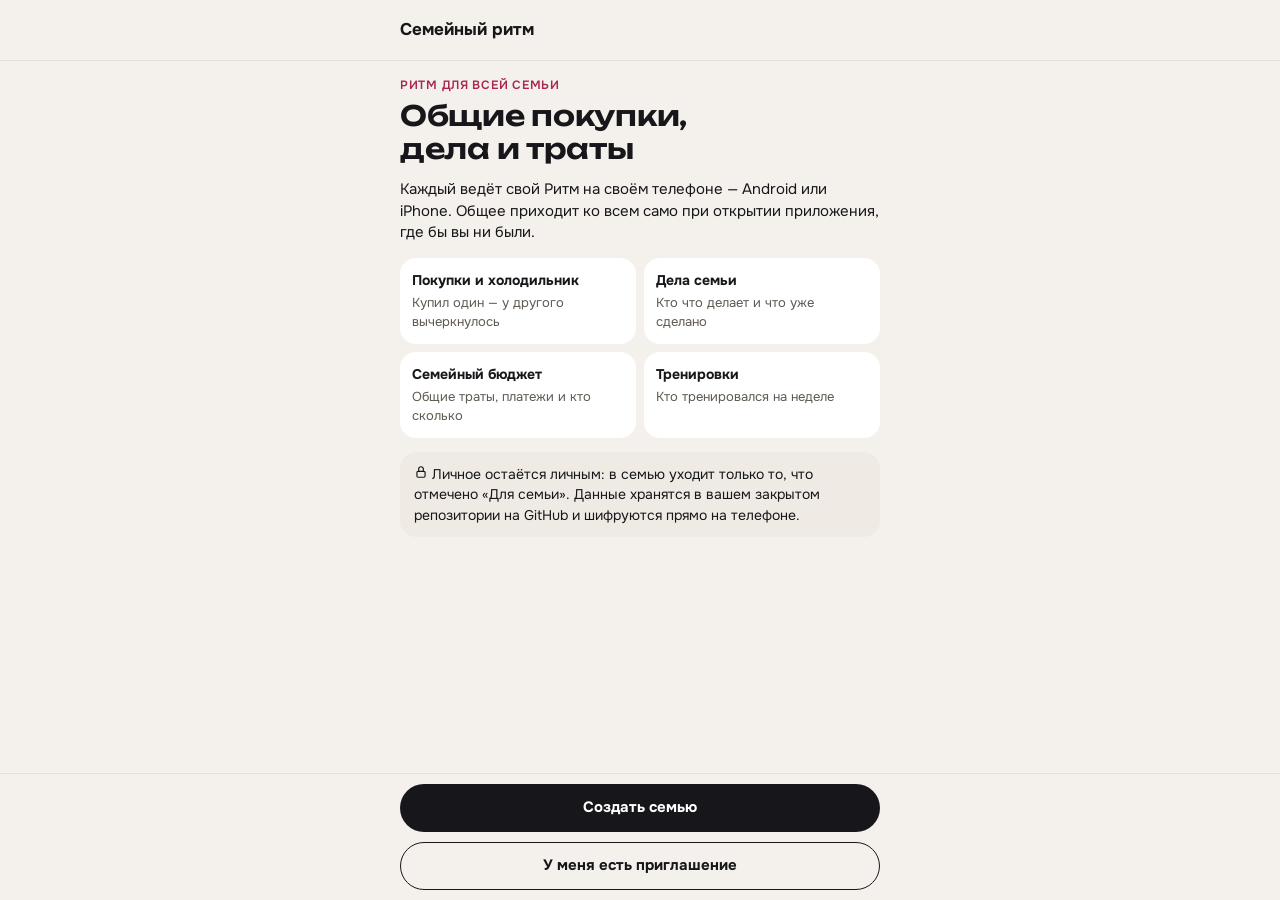
<file: semya.html>
<!doctype html>
<html lang="ru">
<head>
<meta charset="utf-8">
<meta name="viewport" content="width=device-width,initial-scale=1,viewport-fit=cover">
<meta name="color-scheme" content="light dark">
<meta name="apple-mobile-web-app-capable" content="yes">
<meta name="mobile-web-app-capable" content="yes">
<meta name="apple-mobile-web-app-title" content="Ритм">
<meta name="apple-mobile-web-app-status-bar-style" content="default">
<meta name="theme-color" content="#F4F1EC">
<meta name="format-detection" content="telephone=no">
<link rel="manifest" href="manifest.webmanifest">
<link rel="apple-touch-icon" href="icons/icon-180.png">
<link rel="icon" type="image/png" sizes="192x192" href="icons/icon-192.png">
<link rel="stylesheet" href="ritm-ios.css">
<script>window.RITM_APP=true;window.RITM_IOS=true;window.RITM_PAGE='semya'</script>
<script src="ritm-ios.js"></script>
<script src="family.js"></script>
</head>
<body>
<title>Ритм·Семья</title>
<style>
:root{
  --bg:#F4F1EC; --card:#FFFFFF; --sunk:#EFEBE4; --line:#E6E0D6; --ink:#17161A; --muted:#5F5A52; --faint:#8C867C;
  --accent:#E5577F; --accent-ink:#A8264F; --accent-tint:#FBE3EA; --accent-soft:#F2A7BD; --on-accent:#FFFFFF;
  --btn:#17161A; --on-btn:#FFFFFF;
  --dark-card:#17161A; --on-dark:#FFFFFF; --on-dark-muted:#CFCBC4; --dk-eyebrow:#F28BAA; --dk-line:#2E2C30;
  --good:#2F7A4D; --good-tint:#E3F2E8; --on-good:#FFFFFF;
  --warn:#8A5A0B; --warn-tint:#FCEFD2; --warn-ink:#6B4507;
  --bad:#B42318; --bad-tint:#FDE7E4; --on-bad:#FFFFFF;
  --shadow:rgba(23,22,26,.18);
  --c-telo:#F0643C; --c-dengi:#2FA36B; --c-pit:#E0A22E; --c-tseli:#6E63F2;
  --f-display:'Unbounded','Onest',system-ui,sans-serif;
  --f-body:'Onest',system-ui,-apple-system,'Segoe UI',sans-serif;
  --r-lg:24px;
}
@media (prefers-color-scheme: dark){:root:not([data-theme="light"]){
  --bg:#121110; --card:#1E1C1A; --sunk:#292623; --line:#36322E; --ink:#F2EEE8; --muted:#AFA89E; --faint:#7E776E;
  --accent:#E5577F; --accent-ink:#F28BAA; --accent-tint:#3A1A24; --accent-soft:#8A3552; --on-accent:#FFFFFF;
  --btn:#F2EEE8; --on-btn:#17161A;
  --dark-card:#2B2724; --on-dark:#F2EEE8; --on-dark-muted:#BDB5AA; --dk-eyebrow:#F28BAA; --dk-line:#3E3934;
  --good:#7CCB9A; --good-tint:#1B2C21; --on-good:#0F1F15;
  --warn:#E9B455; --warn-tint:#33280F; --warn-ink:#F2C46A;
  --bad:#FF8A7A; --bad-tint:#3A1C18; --on-bad:#2A0F0B;
  --shadow:rgba(0,0,0,.5); color-scheme:dark;
}}
:root[data-theme="dark"]{
  --bg:#121110; --card:#1E1C1A; --sunk:#292623; --line:#36322E; --ink:#F2EEE8; --muted:#AFA89E; --faint:#7E776E;
  --accent:#E5577F; --accent-ink:#F28BAA; --accent-tint:#3A1A24; --accent-soft:#8A3552; --on-accent:#FFFFFF;
  --btn:#F2EEE8; --on-btn:#17161A;
  --dark-card:#2B2724; --on-dark:#F2EEE8; --on-dark-muted:#BDB5AA; --dk-eyebrow:#F28BAA; --dk-line:#3E3934;
  --good:#7CCB9A; --good-tint:#1B2C21; --on-good:#0F1F15;
  --warn:#E9B455; --warn-tint:#33280F; --warn-ink:#F2C46A;
  --bad:#FF8A7A; --bad-tint:#3A1C18; --on-bad:#2A0F0B;
  --shadow:rgba(0,0,0,.5); color-scheme:dark;
}
*{box-sizing:border-box}
html,body{height:100%}
body{margin:0;background:var(--bg);color:var(--ink);font-family:var(--f-body);font-size:15px;line-height:1.45;-webkit-font-smoothing:antialiased;-webkit-tap-highlight-color:transparent}
body.locked{overflow:hidden}
button,input,textarea,select{font:inherit;color:inherit}
button{cursor:pointer}
:focus-visible{outline:2px solid var(--accent);outline-offset:2px}
.app{max-width:480px;margin:0 auto;padding-inline:16px;padding-block:14px calc(100px + env(safe-area-inset-bottom,0px))}
.col{display:flex;flex-direction:column;gap:14px}
.col-s{display:flex;flex-direction:column;gap:10px}
.col-xs{display:flex;flex-direction:column;gap:4px;min-width:0}
.row{display:flex;align-items:center;gap:10px}
.wrap{flex-wrap:wrap}
.gap6{gap:6px}
.between{display:flex;justify-content:space-between;align-items:center;gap:10px}
.top-al{align-items:flex-start}
.grow{flex:1;min-width:0}
.split{display:grid;grid-template-columns:repeat(2,minmax(0,1fr));gap:10px}
.self-start{align-self:flex-start}
.top{display:flex;align-items:center;justify-content:space-between}
.brand{display:flex;align-items:center;gap:10px;font-weight:600}
.tile{width:32px;height:32px;border-radius:10px;background:var(--accent);color:var(--on-accent);display:grid;place-items:center}
.ibtn{width:44px;height:44px;border-radius:50%;border:1px solid var(--line);background:var(--card);display:grid;place-items:center;color:var(--ink);padding:0;flex-shrink:0}
.h1{font-family:var(--f-display);font-weight:600;font-size:28px;line-height:1.15;margin:2px 0 0;letter-spacing:-.01em;text-wrap:balance}
.h2{font-family:var(--f-display);font-weight:600;font-size:21px;line-height:1.25;margin:0;text-wrap:balance}
.h3{font-size:17px;font-weight:700;margin:0}
.sec-h{font-size:16px;font-weight:700;margin:0}
.lede{margin:0;color:var(--muted);font-size:14px}
.p{margin:0}
.note{margin:0;color:var(--muted);font-size:13px}
.lbl{font-size:13px;color:var(--muted)}
.mut{color:var(--muted)}
.eyebrow{font-size:12px;font-weight:600;letter-spacing:.06em;text-transform:uppercase;color:var(--dk-eyebrow)}
.eyebrow-l{font-size:12px;font-weight:600;letter-spacing:.06em;text-transform:uppercase;color:var(--accent-ink)}
.card{background:var(--card);border-radius:var(--r-lg);padding:16px}
.card.dark{background:var(--dark-card);color:var(--on-dark)}
.dk-t{font-size:20px;font-weight:600;margin:0}
.dk-s,.dk-note{margin:0;font-size:14px;color:var(--on-dark-muted)}
.badge{display:inline-flex;align-items:center;min-height:24px;padding:2px 9px;border-radius:999px;font-size:12px;font-weight:700;white-space:nowrap}
.badge.good{background:var(--good-tint);color:var(--good)}
.badge.warn{background:var(--warn-tint);color:var(--warn-ink)}
.badge.bad{background:var(--bad-tint);color:var(--bad)}
.badge.acc{background:var(--accent-tint);color:var(--accent-ink)}
.badge.mut{background:var(--sunk);color:var(--muted)}
.badge.on-dk{background:var(--dk-line);color:var(--on-dark)}
.btn{display:inline-flex;align-items:center;justify-content:center;gap:8px;min-height:48px;padding:0 20px;border-radius:999px;border:1.5px solid transparent;font-weight:700;font-size:15px;background:none;color:var(--ink);text-align:center}
.btn.pri{background:var(--btn);color:var(--on-btn)}
.btn.acc{background:var(--accent);color:var(--on-accent)}
.btn.sec{border-color:var(--ink);color:var(--ink)}
.btn.sec-dk{border-color:var(--on-dark-muted);color:var(--on-dark)}
.btn.ghost{color:var(--accent-ink);padding:0 10px;min-height:40px;font-weight:600}
.btn.danger{background:var(--bad);color:var(--on-bad)}
.danger-t{color:var(--bad)!important}
.btn.sm{min-height:40px;padding:0 14px;font-size:14px}
.btn.blk{width:100%}
.btn[disabled]{opacity:.45;cursor:default}
.btn:active:not([disabled]){transform:scale(.98)}
.chips{display:flex;flex-wrap:wrap;gap:8px}
.chip{min-height:40px;padding:0 14px;border-radius:999px;border:1.5px solid var(--line);background:var(--card);font-size:14px;font-weight:600;color:var(--ink)}
.chip[aria-pressed="true"]{border-color:var(--accent-ink);background:var(--accent-tint);color:var(--accent-ink)}
.scroller{display:flex;gap:8px;overflow-x:auto;padding-bottom:4px;scrollbar-width:none;margin-inline:-16px;padding-inline:16px}
.scroller::-webkit-scrollbar{display:none}
.scroller .chip{flex-shrink:0}
.ready{display:flex;gap:16px;align-items:center}
.ring .rt{fill:none;stroke:var(--sunk);stroke-width:10}
.ring .rv{fill:none;stroke-width:10;stroke-linecap:round;stroke-dashoffset:var(--off)}
.ring.anim .rv{animation:ringIn 1s cubic-bezier(.2,.8,.2,1)}
@keyframes ringIn{from{stroke-dashoffset:var(--full)}}
.ring .rn{font-family:var(--f-display);font-size:28px;font-weight:600;fill:var(--ink)}
.ring .rl{font-size:11px;fill:var(--muted);font-family:var(--f-body)}
.plan-list{list-style:none;margin:0;padding:0;display:flex;flex-direction:column}
.pi{display:grid;grid-template-columns:minmax(0,1fr) auto;gap:2px 12px;padding:8px 0;border-top:1px solid var(--dk-line);align-items:baseline}
.pi:first-child{border-top:none}
.pi-n{font-weight:500;text-align:left;background:none;border:none;padding:0;color:inherit;min-width:0}
.pi-v{font-weight:700;font-variant-numeric:tabular-nums;text-align:right}
.pi-r{grid-column:1/-1;font-size:12px;color:var(--muted)}
.plan-list.lt .pi{border-top-color:var(--line)}
.lnk{text-decoration:underline;text-decoration-color:var(--line);text-underline-offset:3px}
.week{display:grid;grid-template-columns:repeat(7,minmax(0,1fr));gap:4px;text-align:center}
.wd{display:flex;flex-direction:column;align-items:center;gap:4px;font-size:12px;color:var(--muted)}
.wd-dot{width:32px;height:32px;border-radius:50%;background:var(--sunk);display:grid;place-items:center;color:var(--on-accent);box-sizing:border-box}
.wd.plan .wd-dot{background:transparent;border:2px dashed var(--accent)}
.wd.done .wd-dot{background:var(--accent);border:none}
.wd.today .wd-l{color:var(--ink);font-weight:700}
.wd.today .wd-dot{box-shadow:0 0 0 2px var(--card),0 0 0 4px var(--ink)}
.legend{display:flex;gap:14px;font-size:12px;color:var(--muted)}
.lg{display:inline-block;width:10px;height:10px;border-radius:50%;margin-right:6px;vertical-align:-1px;box-sizing:border-box}
.lg.done{background:var(--accent)} .lg.plan{border:2px dashed var(--accent)}
.stats{display:grid;grid-template-columns:repeat(3,minmax(0,1fr));gap:8px}
.stats.s2{grid-template-columns:repeat(2,minmax(0,1fr))}
.stat{background:var(--sunk);border-radius:14px;padding:10px 12px;display:flex;flex-direction:column;gap:2px;min-width:0}
.stat-v{font-family:var(--f-display);font-size:19px;font-weight:600;font-variant-numeric:tabular-nums;line-height:1.25;overflow-wrap:anywhere}
.stat-l{font-size:12px;color:var(--muted)}
.list{background:var(--card);border-radius:var(--r-lg);padding:2px 16px}
.li{display:flex;align-items:center;gap:12px;width:100%;min-height:56px;padding:10px 0;border:none;border-bottom:1px solid var(--line);background:none;text-align:left;color:var(--ink)}
.li:last-child{border-bottom:none}
.li-m{flex:1;min-width:0;display:flex;flex-direction:column;gap:2px}
.li-t{font-weight:600}
.li-s{font-size:13px;color:var(--muted)}
.li-e{font-weight:700;font-variant-numeric:tabular-nums;white-space:nowrap}
.li .chev{color:var(--faint);flex-shrink:0}
.grp-h{font-size:12px;font-weight:700;letter-spacing:.06em;text-transform:uppercase;color:var(--muted);margin:8px 0 -6px}
.stp{display:flex;flex-direction:column;gap:6px;min-width:0}
.stp-c{display:grid;grid-template-columns:44px minmax(0,1fr) 44px;align-items:center;background:var(--sunk);border-radius:16px;padding:4px}
.stp-b{width:44px;height:44px;border-radius:12px;border:none;background:var(--card);font-size:22px;font-weight:600;color:var(--accent-ink);padding:0}
.stp-v{width:100%;min-width:0;border:none;background:transparent;text-align:center;font-family:var(--f-display);font-size:19px;font-weight:600;font-variant-numeric:tabular-nums;padding:0;color:var(--ink)}
.stp-v:focus{outline:none}
.stp-c:focus-within{box-shadow:0 0 0 2px var(--accent)}
.sets{display:flex;flex-direction:column;gap:6px}
@keyframes pop{0%{transform:scale(.6)}100%{transform:scale(1)}}
@keyframes fadeUp{from{transform:translateY(-4px);opacity:.6}}
.warn-t{color:var(--warn)}
#sheet{position:fixed;inset:0;z-index:30;background:var(--bg)}
.sh{display:flex;flex-direction:column;height:100%}
.sh.enter{animation:shIn .28s cubic-bezier(.2,.8,.2,1)}
@keyframes shIn{from{transform:translateY(32px);opacity:.4}}
.sh-in{max-width:480px;margin:0 auto;width:100%}
.sh-head{padding:calc(8px + env(safe-area-inset-top,0px)) 16px 8px;border-bottom:1px solid var(--line);background:var(--bg)}
.sh-head .sh-in{display:flex;align-items:center;gap:10px;min-height:44px}
.sh-t{flex:1;min-width:0}
.sh-title{font-weight:700;font-size:17px;white-space:nowrap;overflow:hidden;text-overflow:ellipsis}
.sh-sub{font-size:13px;color:var(--muted);font-variant-numeric:tabular-nums}
.sh-body{flex:1;overflow-y:auto;-webkit-overflow-scrolling:touch;padding:16px 16px 28px}
.sh-foot{padding:10px 16px calc(10px + env(safe-area-inset-bottom,0px));border-top:1px solid var(--line);background:var(--bg)}
.tabs{position:fixed;left:0;right:0;bottom:0;z-index:10;background:var(--card);border-top:1px solid var(--line);padding:6px 8px calc(6px + env(safe-area-inset-bottom,0px))}
.tabs-in{max-width:480px;margin:0 auto;display:grid;grid-template-columns:repeat(4,minmax(0,1fr))}
.tab{display:flex;flex-direction:column;align-items:center;gap:3px;min-height:52px;justify-content:center;border:none;background:none;color:var(--muted);font-size:11px;font-weight:500;border-radius:12px;padding:0}
.tab[aria-current="page"]{color:var(--accent-ink);font-weight:700}
.fld{display:flex;flex-direction:column;gap:6px;min-width:0}
.inp{width:100%;min-height:48px;border-radius:14px;border:1.5px solid var(--line);background:var(--card);padding:0 14px;font-size:16px;color:var(--ink)}
.inp:focus{outline:none;border-color:var(--accent)}
.search{position:relative}
.search svg{position:absolute;left:14px;top:14px;color:var(--muted)}
.search .inp{padding-left:42px}
.callout{border-radius:16px;padding:12px 14px;display:flex;flex-direction:column;gap:6px;font-size:14px;align-items:flex-start}
.callout p{margin:0}
.callout.warn{background:var(--warn-tint);color:var(--warn-ink)}
.callout.acc{background:var(--accent-tint);color:var(--accent-ink)}
.callout.good{background:var(--good-tint);color:var(--good)}
.callout.mut{background:var(--sunk);color:var(--ink)}
.callout .btn.ghost{color:inherit;padding:0;min-height:32px;text-decoration:underline;text-underline-offset:3px}
.confirm{background:var(--bad-tint);border-radius:16px;padding:12px;display:flex;flex-direction:column;gap:10px}
.confirm p{margin:0;color:var(--bad);font-weight:600}
.bar{height:8px;border-radius:4px;background:var(--sunk);overflow:hidden}
.bar>i{display:block;height:100%;border-radius:4px;background:var(--accent)}
.cues{margin:0;padding-left:20px;display:flex;flex-direction:column;gap:6px}
.chart{width:100%;height:auto;display:block;touch-action:pan-y}
.c-grid{stroke:var(--line);stroke-width:1}
.c-lbl{fill:var(--muted);font-size:11px;font-family:var(--f-body)}
.c-area{fill:var(--accent-tint)}
.c-line{fill:none;stroke:var(--accent);stroke-width:2;stroke-linejoin:round;stroke-linecap:round}
.c-dot{fill:var(--accent);stroke:var(--card);stroke-width:2}
.c-pt{fill:var(--card);stroke:var(--accent);stroke-width:2}
.c-guide{stroke:var(--faint);stroke-dasharray:3 3}
.c-tip{fill:var(--ink)}
.c-tipt{fill:var(--bg);font-size:12px;font-weight:700;font-family:var(--f-body)}
.c-hit{fill:transparent;cursor:pointer}
.dchip{display:inline-grid;place-items:center;min-width:36px;height:30px;padding:0 8px;border-radius:999px;font-size:12px;font-weight:600;background:var(--sunk);color:var(--muted)}
.dchip.on{background:var(--accent-tint);color:var(--accent-ink)}
.toast{position:fixed;left:50%;bottom:calc(156px + env(safe-area-inset-bottom,0px));transform:translateX(-50%);z-index:50;width:max-content;max-width:calc(100% - 32px);background:var(--ink);color:var(--bg);padding:12px 16px;border-radius:14px;font-size:14px;font-weight:600;box-shadow:0 8px 24px var(--shadow);animation:fadeUp .2s ease-out}
details.card summary{font-weight:700;cursor:pointer;list-style:none;display:flex;justify-content:space-between;align-items:center;min-height:28px}
details.card summary::-webkit-details-marker{display:none}
details.card[open] summary{margin-bottom:10px}
details.card[open] summary svg{transform:rotate(90deg)}
.tpl{display:flex;flex-direction:column;gap:6px;text-align:left;border:1.5px solid var(--line);background:var(--card);border-radius:20px;padding:14px;width:100%;color:var(--ink)}
.tpl[aria-pressed="true"]{border-color:var(--accent);box-shadow:inset 0 0 0 1px var(--accent)}
.tpl-t{font-weight:700;font-size:16px}
.splash{display:grid;place-items:center;min-height:50vh;color:var(--muted);text-align:center}
.seg2{display:inline-grid;grid-template-columns:1fr 1fr;gap:2px;background:var(--card);border-radius:999px;padding:3px}
.seg2-b{min-height:34px;padding:0 12px;border:none;border-radius:999px;background:none;font-size:13px;font-weight:600;color:var(--muted)}
.seg2-b[aria-checked="true"]{background:var(--accent-tint);color:var(--accent-ink)}
.ta{min-height:120px;padding:12px 14px;font-size:13px;font-family:ui-monospace,Menlo,Consolas,monospace;resize:vertical;line-height:1.4}
.ph{display:grid;place-items:center;text-align:center;gap:8px;padding:28px 16px;color:var(--muted)}
@media (prefers-reduced-motion: reduce){*,*::before,*::after{animation:none!important;transition:none!important}}
/* Столбики */
.bars{display:flex;gap:6px;align-items:stretch}
.bc{flex:1;min-width:0;display:flex;flex-direction:column;align-items:center;gap:4px}
.bc-v{font-size:11px;font-weight:700;color:var(--muted);min-height:15px;white-space:nowrap;font-variant-numeric:tabular-nums}
.bc-t{width:100%;height:110px;display:flex;align-items:flex-end;background:var(--sunk);border-radius:8px;overflow:hidden}
.bc-t i{display:block;width:100%;background:var(--accent-soft);border-radius:8px 8px 0 0;transition:height .5s cubic-bezier(.2,.8,.2,1)}
.bc.cur .bc-t i{background:var(--accent)} .bc.cur .bc-v,.bc.cur .bc-l{color:var(--accent-ink)}
.bc.dim .bc-t i{background:repeating-linear-gradient(135deg,var(--accent-soft) 0 5px,var(--accent-tint) 5px 10px)}
.bc-l{font-size:11px;min-height:15px;color:var(--muted);max-width:100%;overflow:hidden;text-overflow:ellipsis;white-space:nowrap;text-align:center}
.bars.dense .bc-l{font-size:10px;overflow:visible;text-overflow:clip;max-width:none} .bars.dense .bc-v{font-size:10px}
.bc-s{font-size:10px;color:var(--faint);white-space:nowrap}
[hidden]{display:none!important}
.vh{position:absolute;width:1px;height:1px;overflow:hidden;clip:rect(0 0 0 0);white-space:nowrap}
.seg2-b[disabled]{opacity:.4}
/* Сегмент во всю ширину */
.seg{display:grid;grid-auto-flow:column;grid-auto-columns:minmax(0,1fr);gap:2px;background:var(--sunk);border-radius:999px;padding:3px}
.seg-b{min-height:40px;padding:0 8px;border:none;border-radius:999px;background:none;font-size:14px;font-weight:600;color:var(--muted);white-space:nowrap;overflow:hidden;text-overflow:ellipsis}
.seg-b[aria-checked="true"]{background:var(--card);color:var(--ink);box-shadow:0 1px 3px var(--shadow)}
.seg.on-card{background:var(--sunk)}
/* Главная карточка-число */
.hero{display:flex;flex-direction:column;gap:10px}
.hero-v{font-family:var(--f-display);font-size:36px;font-weight:600;line-height:1.1;font-variant-numeric:tabular-nums;letter-spacing:-.01em;overflow-wrap:anywhere}
.hero-v.md{font-size:28px}
.hero-v small{font-size:.5em;font-weight:500;color:inherit;opacity:.75;margin-left:4px}
.card.dark .lbl,.card.dark .note{color:var(--on-dark-muted)}
.pbar{position:relative;height:8px;border-radius:4px;background:var(--sunk);overflow:visible}
.card.dark .pbar{background:var(--dk-line)}
.pbar>i{display:block;height:100%;border-radius:4px;background:var(--accent);max-width:100%;transition:width .5s cubic-bezier(.2,.8,.2,1)}
.pbar.over>i{background:var(--bad)}
.pbar.good>i{background:var(--good)}
.pbar .mark{position:absolute;top:-4px;bottom:-4px;width:2px;border-radius:1px;background:var(--ink)}
.card.dark .pbar .mark{background:var(--on-dark)}
.row-b{display:flex;justify-content:space-between;gap:10px;align-items:baseline}
.num{font-variant-numeric:tabular-nums;white-space:nowrap}
.b{font-weight:700}
.bad-t{color:var(--bad)} .good-t{color:var(--good)} .acc-t{color:var(--accent-ink)}
.pill{display:inline-flex;align-items:center;gap:6px;align-self:flex-start;padding:8px 12px;border-radius:12px;background:var(--accent-tint);color:var(--accent-ink);font-size:14px;font-weight:600}
.card.dark .pill{background:var(--accent);color:var(--on-accent)}
/* Плавающая кнопка */
.fab{position:fixed;right:max(16px,calc(50% - 224px));bottom:calc(84px + env(safe-area-inset-bottom,0px));z-index:12;width:60px;height:60px;border-radius:50%;border:none;background:var(--btn);color:var(--on-btn);display:grid;place-items:center;box-shadow:0 8px 24px var(--shadow)}
.fab:active{transform:scale(.95)}
/* Цифровая клавиатура */
.amt{display:flex;flex-direction:column;align-items:center;gap:2px;padding:6px 0 2px}
.amt-v{font-family:var(--f-display);font-size:40px;font-weight:600;font-variant-numeric:tabular-nums;line-height:1.15;max-width:100%;overflow-wrap:anywhere;text-align:center}
.amt-v.empty{color:var(--faint)}
.amt-x{font-size:14px;color:var(--muted);min-height:20px}
.kp{display:grid;grid-template-columns:repeat(4,minmax(0,1fr));gap:8px}
.kp-b{min-height:52px;border-radius:14px;border:none;background:var(--card);font-family:var(--f-display);font-size:21px;font-weight:600;color:var(--ink);padding:0;display:grid;place-items:center;font-variant-numeric:tabular-nums}
.kp-b.op{background:var(--sunk);color:var(--accent-ink);font-family:var(--f-body);font-size:18px}
.kp-b:active{background:var(--accent-tint)}
/* Чип связи */
.lchip{display:inline-flex;align-items:center;gap:6px;font-size:12px;font-weight:600;color:var(--muted);white-space:nowrap}
.lchip i{width:8px;height:8px;border-radius:50%;flex-shrink:0}
/* Строка с иконкой */
.ico{width:40px;height:40px;border-radius:12px;background:var(--accent-tint);color:var(--accent-ink);display:grid;place-items:center;flex-shrink:0}
.ico.mut{background:var(--sunk);color:var(--muted)}
.ico.sm{width:32px;height:32px;border-radius:10px}
/* Чекбокс задачи */
.chk{width:28px;height:28px;border-radius:9px;border:2px solid var(--faint);background:var(--card);display:grid;place-items:center;color:transparent;flex-shrink:0;padding:0}
.chk.on{background:var(--accent);border-color:var(--accent);color:var(--on-accent)}
.chk.on.pop{animation:pop .35s cubic-bezier(.2,1.6,.4,1)}
@keyframes pop{0%{transform:scale(.6)}100%{transform:scale(1)}}
.chk-hit{display:grid;place-items:center;width:44px;height:44px;margin:-8px -8px -8px -10px;background:none;border:none;padding:0;flex-shrink:0}
.done-t{text-decoration:line-through;color:var(--muted)}
/* Кольцо */
.ring2{display:block;flex-shrink:0}
.ring2 .rt{fill:none;stroke:var(--sunk)}
.ring2 .rv{fill:none;stroke:var(--accent);stroke-linecap:round;transition:stroke-dashoffset .6s cubic-bezier(.2,.8,.2,1)}
.ring2 .rv.good{stroke:var(--good)}
.ring2 text{font-family:var(--f-display);font-weight:600;fill:var(--ink)}
/* Кольцевая диаграмма */
.donut{display:block;margin:0 auto}
.donut path{stroke:var(--card);stroke-width:2}
.dot{display:inline-block;width:10px;height:10px;border-radius:50%;flex-shrink:0}
/* Пустое состояние */
.empty{display:flex;flex-direction:column;align-items:center;text-align:center;gap:10px;padding:24px 12px;color:var(--muted)}
.empty .ico{width:56px;height:56px;border-radius:18px}
/* Шаги онбординга */
.dots{display:flex;gap:6px}
.dots i{flex:1;height:4px;border-radius:2px;background:var(--line)}
.dots i.on{background:var(--accent)}
.top .row{gap:8px}
.mnav{display:flex;align-items:center;gap:4px}
.mnav .ibtn{width:40px;height:40px}
.mnav-t{font-weight:700;min-width:110px;text-align:center}
.inp.sm{min-height:44px;font-size:15px}
textarea.inp{padding:12px 14px;min-height:96px;resize:vertical;line-height:1.4}
select.inp{appearance:none;background-image:none}
.swatch{width:12px;height:12px;border-radius:4px;display:inline-block}
.kv{display:grid;grid-template-columns:minmax(0,1fr) auto;gap:6px 12px;font-size:14px}
.kv span:nth-child(even){text-align:right;font-weight:600;font-variant-numeric:tabular-nums}
.toast-u{background:none;border:none;color:inherit;font-weight:700;text-decoration:underline;text-underline-offset:3px;padding:4px 0 4px 10px;cursor:pointer}
.top .row .ibtn{flex-shrink:0}
.card.dark .ring2 text{fill:var(--on-dark)} .card.dark .ring2 .rt{stroke:var(--dk-line)}
.sh .toast{bottom:calc(96px + env(safe-area-inset-bottom,0px))}
body.locked .toast{top:calc(66px + env(safe-area-inset-top,0px));bottom:auto}
.toast{pointer-events:none} .toast-u{pointer-events:auto}
.fam{display:grid;grid-template-columns:repeat(3,minmax(0,1fr));gap:8px}
.fam-b{display:flex;flex-direction:column;align-items:center;gap:6px;padding:10px 4px;border-radius:16px;border:1.5px solid var(--line);background:var(--card);color:var(--ink);font-size:13px;font-weight:600}
.fam-i{width:40px;height:40px;border-radius:12px;display:grid;place-items:center;color:#17161A}
.app{padding-bottom:calc(170px + env(safe-area-inset-bottom,0px))}

/* Ритм·Семья */
.avs{display:flex;flex-wrap:wrap;gap:8px}
.av{display:inline-flex;align-items:center;gap:8px;padding:4px 12px 4px 4px;border-radius:999px;background:var(--dk-line);color:var(--on-dark);font-weight:600;font-size:14px}
.av b,.avb{width:28px;height:28px;border-radius:50%;display:grid;place-items:center;font-size:13px;font-weight:700;color:#17161A;flex-shrink:0}
.avb.lg{width:44px;height:44px;font-size:17px}
.sync-l{display:flex;align-items:center;gap:6px;font-size:13px;color:var(--on-dark-muted)}
.spin svg{animation:spin 1s linear infinite}
@keyframes spin{to{transform:rotate(360deg)}}
.tlist{background:var(--card);border-radius:var(--r-lg);padding:4px 12px}
.trow{display:flex;align-items:center;gap:6px;min-height:56px;border-bottom:1px solid var(--line)}
.trow:last-child{border-bottom:none}
.trow .chk-hit{margin:0}
.tmain{flex:1;min-width:0;display:flex;flex-direction:column;gap:2px;background:none;border:none;padding:8px 0;text-align:left;color:var(--ink);font:inherit}
.tt{font-weight:600;overflow-wrap:anywhere}
.trow.is-done .tt{font-weight:500;color:var(--muted);text-decoration:line-through}
.tmeta{display:flex;flex-wrap:wrap;align-items:center;gap:2px 8px;font-size:12px;color:var(--muted)}
.addrow{display:flex;gap:8px;align-items:center}
.addrow .inp{flex:1}
.shrow{display:flex;align-items:center;gap:8px;min-height:48px;border-bottom:1px solid var(--line)}
.shrow:last-child{border-bottom:none}
.shrow .grow{min-width:0;display:flex;flex-direction:column}
.done-t{color:var(--muted);text-decoration:line-through}
.ibtn.ghostb{border:none;background:none;color:var(--faint)}
.week{display:grid;grid-template-columns:minmax(0,1fr) auto;align-items:center;gap:8px 12px}
.wk{display:grid;grid-template-columns:repeat(7,18px);gap:4px}
.wk i{width:18px;height:18px;border-radius:6px;background:var(--sunk);display:block}
.wk i.on{background:var(--mc)}
.wk i.today{box-shadow:inset 0 0 0 2px var(--ink)}
.wk-h{display:grid;grid-template-columns:repeat(7,18px);gap:4px;font-size:10px;color:var(--faint);text-align:center}
.mrow{display:flex;align-items:center;gap:12px;min-height:56px;border-bottom:1px solid var(--line)}
.mrow:last-child{border-bottom:none}
.mbar{height:8px;border-radius:4px;background:var(--sunk);overflow:hidden}
.mbar i{display:block;height:100%;border-radius:4px}
.code{font-family:ui-monospace,SFMono-Regular,Menlo,monospace;font-size:12px;word-break:break-all;background:var(--sunk);border-radius:12px;padding:10px 12px;max-height:84px;overflow:hidden}
.steps-n{margin:0;padding-left:20px;display:flex;flex-direction:column;gap:8px}
.steps-n code{font-family:ui-monospace,SFMono-Regular,Menlo,monospace;font-size:13px;background:var(--sunk);padding:1px 6px;border-radius:6px}
.colors{display:flex;gap:10px;flex-wrap:wrap}
.cdot{width:40px;height:40px;border-radius:50%;border:3px solid transparent;padding:0;cursor:pointer}
.cdot[aria-pressed="true"]{border-color:var(--ink);box-shadow:inset 0 0 0 3px var(--bg)}
.intro-g{display:grid;grid-template-columns:repeat(2,minmax(0,1fr));gap:8px}
.intro-g div{background:var(--card);border-radius:16px;padding:12px;display:flex;flex-direction:column;gap:4px}
.intro-g b{font-size:14px}
.intro-g span{font-size:13px;color:var(--muted)}
.ok-t{color:var(--good)}
.inp.mono{font-family:ui-monospace,SFMono-Regular,Menlo,monospace;font-size:14px}
.mbar2{display:flex;height:12px;border-radius:6px;overflow:hidden;background:var(--sunk)}
.mbar2 i{display:block;height:100%}
.dot{width:10px;height:10px;border-radius:50%;display:inline-block;flex-shrink:0}
.mrow.li{gap:12px}
.grow-in{display:flex;gap:8px;align-items:center}
.grow-in .inp{flex:1}
.role{display:inline-flex;align-items:center;gap:4px;font-size:12px;font-weight:700;color:var(--accent-ink);background:var(--accent-tint);border-radius:999px;padding:2px 8px}
.week .col-xs{align-items:flex-start}

</style>

<main id="view" class="app"></main>
<nav class="tabs" aria-label="Разделы">
  <div class="tabs-in">
    <button class="tab" data-a="tab" data-t="today"><svg width="24" height="24" viewBox="0 0 24 24" fill="none" stroke="currentColor" stroke-width="2" stroke-linecap="round" stroke-linejoin="round" aria-hidden="true"><path d="M3 11l9-8 9 8M5 10v10h14V10"/></svg><span>Сегодня</span></button>
    <button class="tab" data-a="tab" data-t="shop"><svg width="24" height="24" viewBox="0 0 24 24" fill="none" stroke="currentColor" stroke-width="2" stroke-linecap="round" stroke-linejoin="round" aria-hidden="true"><path d="M6 6h15l-1.5 9h-12zM6 6L5 3H2M9 20h.01M18 20h.01"/></svg><span>Покупки</span></button>
    <button class="tab" data-a="tab" data-t="money"><svg width="24" height="24" viewBox="0 0 24 24" fill="none" stroke="currentColor" stroke-width="2" stroke-linecap="round" stroke-linejoin="round" aria-hidden="true"><path d="M4 7a2 2 0 0 1 2-2h12v4M4 7v11a2 2 0 0 0 2 2h14V9H6a2 2 0 0 1-2-2zM16 14.5h.01"/></svg><span>Деньги</span></button>
    <button class="tab" data-a="tab" data-t="fam"><svg width="24" height="24" viewBox="0 0 24 24" fill="none" stroke="currentColor" stroke-width="2" stroke-linecap="round" stroke-linejoin="round" aria-hidden="true"><path d="M9 11a4 4 0 1 0 0-8 4 4 0 0 0 0 8zM2 21v-1a6 6 0 0 1 6-6h2a6 6 0 0 1 6 6v1M16 3.13a4 4 0 0 1 0 7.75M22 21v-1a6 6 0 0 0-4-5.65"/></svg><span>Семья</span></button>
  </div>
</nav>
<div id="sheet" hidden></div>
<div id="toast" class="toast" role="status" aria-live="polite" hidden></div>

<script>
'use strict';
/* ============ Ритм · общее ядро ============
   Утилиты, иконки, хранение (облако Claude или телефон), листы, история «Назад», резервная копия,
   связи между приложениями семейства. Конфигурация приложения — объект APP, задаётся до ядра. */

/* ---------- Справочники и утилиты ---------- */
const WD=['Пн','Вт','Ср','Чт','Пт','Сб','Вс'];
const WD_FULL=['Понедельник','Вторник','Среда','Четверг','Пятница','Суббота','Воскресенье'];
const WD_ACC=['понедельник','вторник','среду','четверг','пятницу','субботу','воскресенье'];
const MON_G=['января','февраля','марта','апреля','мая','июня','июля','августа','сентября','октября','ноября','декабря'];
const MON_S=['янв','фев','мар','апр','мая','июн','июл','авг','сен','окт','ноя','дек'];
const MON_SN=['янв','фев','мар','апр','май','июн','июл','авг','сен','окт','ноя','дек'];
const MON_N=['Январь','Февраль','Март','Апрель','Май','Июнь','Июль','Август','Сентябрь','Октябрь','Ноябрь','Декабрь'];
const esc=s=>String(s==null?'':s).replace(/[&<>"']/g,c=>({'&':'&amp;','<':'&lt;','>':'&gt;','"':'&quot;',"'":'&#39;'}[c]));
const uid=()=>Math.random().toString(36).slice(2,9)+Date.now().toString(36).slice(-4);
const clone=o=>JSON.parse(JSON.stringify(o));
const clamp=(v,a,b)=>Math.min(b,Math.max(a,v));
const r1=v=>Math.round(v*10)/10;
const r2=v=>Math.round(v*100)/100;
const sum=(a,f)=>a.reduce((s,x)=>s+(f?f(x):x),0);
function fmt(v,d=1){ if(v==null||!isFinite(v)) return '—'; const neg=v<0; v=Math.abs(v); let s=(Math.round(v*Math.pow(10,d))/Math.pow(10,d)).toFixed(d); if(s.indexOf('.')>=0) s=s.replace(/0+$/,'').replace(/\.$/,''); let [i,f]=s.split('.'); i=i.replace(/\B(?=(\d{3})+(?!\d))/g,'\u00a0'); return (neg?'−':'')+i+(f?','+f:''); }
function fmtIn(v){ if(v==null||!isFinite(v)) return ''; return String(r2(v)).replace('.',','); }
function parseNum(s){ const v=parseFloat(String(s).replace(',','.').replace(/[\s ]/g,'')); return isFinite(v)?v:null; }
function dkey(d=new Date()){ return d.getFullYear()+'-'+String(d.getMonth()+1).padStart(2,'0')+'-'+String(d.getDate()).padStart(2,'0'); }
function pkey(k){ const [y,m,d]=k.split('-').map(Number); return new Date(y,m-1,d||1,12); }
function mkey(k){ return k.slice(0,7); }
function dBetween(a,b){ return Math.round((pkey(b)-pkey(a))/864e5); }
function addDays(k,n){ const d=pkey(k); d.setDate(d.getDate()+n); return dkey(d); }
function addMonths(k,n){ const d=pkey(k); const day=d.getDate(); d.setDate(1); d.setMonth(d.getMonth()+n); const last=new Date(d.getFullYear(),d.getMonth()+1,0).getDate(); d.setDate(Math.min(day,last)); return dkey(d); }
function daysInMonth(k){ const d=pkey(k); return new Date(d.getFullYear(),d.getMonth()+1,0).getDate(); }
function wdi(k){ return (pkey(k).getDay()+6)%7; }
function weekStart(k){ return addDays(k,-wdi(k)); }
function fmtDay(k){ const d=pkey(k); return d.getDate()+' '+MON_S[d.getMonth()]; }
function fmtDayG(k){ const d=pkey(k); return d.getDate()+' '+MON_G[d.getMonth()]; }
function fmtLong(k){ const d=pkey(k); return WD_FULL[wdi(k)]+', '+d.getDate()+' '+MON_G[d.getMonth()]; }
function fmtMonth(m){ const [y,mm]=m.split('-').map(Number); const t=MON_N[mm-1]; return y===new Date().getFullYear()?t:t+' '+y; }
function relDay(k){ const t=dkey(); const n=dBetween(t,k); if(n===0) return 'Сегодня'; if(n===1) return 'Завтра'; if(n===-1) return 'Вчера'; if(n===2) return 'Послезавтра'; return (n>-7&&n<7?WD[wdi(k)]+', ':'')+fmtDay(k); }
function plural(n,f){ n=Math.abs(Math.round(n))%100; const n1=n%10; if(n>10&&n<20) return f[2]; if(n1>1&&n1<5) return f[1]; if(n1===1) return f[0]; return f[2]; }
function pl(n,f){ return fmt(n,0)+' '+plural(n,f); }
const DAYS=['день','дня','дней'];

/* ---------- Иконки (контур, линия 2, сетка 24) ---------- */
const IC={
 back:'<path d="M15 5l-7 7 7 7"/>',down:'<path d="M5 9l7 7 7-7"/>',close:'<path d="M6 6l12 12M18 6L6 18"/>',plus:'<path d="M12 5v14M5 12h14"/>',minus:'<path d="M5 12h14"/>',
 check:'<path d="M5 12.5l4.5 4.5L19 7.5"/>',right:'<path d="M9 5l7 7-7 7"/>',left:'<path d="M15 5l-7 7 7 7"/>',search:'<circle cx="11" cy="11" r="6.5"/><path d="M16 16l4 4"/>',
 user:'<circle cx="12" cy="8" r="4"/><path d="M4 21c1.5-4 4.5-6 8-6s6.5 2 8 6"/>',gear:'<circle cx="12" cy="12" r="3"/><path d="M12 2v3M12 19v3M4.2 4.2l2.1 2.1M17.7 17.7l2.1 2.1M2 12h3M19 12h3M4.2 19.8l2.1-2.1M17.7 6.3l2.1-2.1"/>',
 trash:'<path d="M4 7h16M10 11v6M14 11v6M6 7l1 13h10l1-13M9 7V4h6v3"/>',edit:'<path d="M4 20h4L19 9l-4-4L4 16zM13.5 6.5l4 4"/>',
 cal:'<rect x="4" y="5" width="16" height="15" rx="3"/><path d="M4 10h16M9 3v4M15 3v4"/>',clock:'<circle cx="12" cy="12" r="8.5"/><path d="M12 7.5V12l3 2"/>',
 chart:'<path d="M4 20V10M10 20V4M16 20v-7M22 20H2"/>',list:'<path d="M9 6h11M9 12h11M9 18h11M4 6h.01M4 12h.01M4 18h.01"/>',
 star:'<path d="M12 3.5l2.6 5.3 5.9.9-4.3 4.1 1 5.8L12 16.9l-5.2 2.7 1-5.8-4.3-4.1 5.9-.9z"/>',
 swap:'<path d="M7 4L3 8l4 4M3 8h14M17 20l4-4-4-4M21 16H7"/>',repeat:'<path d="M17 2l4 4-4 4M3 11V9a3 3 0 0 1 3-3h15M7 22l-4-4 4-4M21 13v2a3 3 0 0 1-3 3H3"/>',
 bell:'<path d="M6 16V11a6 6 0 0 1 12 0v5l2 2H4zM10 21h4"/>',info:'<circle cx="12" cy="12" r="9"/><path d="M12 11v6M12 7.5v.01"/>',
 warn:'<path d="M12 3l10 18H2zM12 10v5M12 18v.01"/>',flag:'<path d="M5 21V4M5 4h11l-2 4 2 4H5"/>',target:'<circle cx="12" cy="12" r="9"/><circle cx="12" cy="12" r="5"/><circle cx="12" cy="12" r="1"/>',
 copy:'<rect x="8" y="8" width="12" height="12" rx="2"/><path d="M16 8V5a1 1 0 0 0-1-1H5a1 1 0 0 0-1 1v10a1 1 0 0 0 1 1h3"/>',
 up:'<path d="M12 19V5M6 11l6-6 6 6"/>',dn:'<path d="M12 5v14M6 13l6 6 6-6"/>',dots:'<circle cx="5" cy="12" r="1"/><circle cx="12" cy="12" r="1"/><circle cx="19" cy="12" r="1"/>',
 bksp:'<path d="M9 5h11v14H9l-6-7zM12 9.5l5 5M17 9.5l-5 5"/>',sun:'<circle cx="12" cy="12" r="4"/><path d="M12 2v2M12 20v2M2 12h2M20 12h2M4.9 4.9l1.4 1.4M17.7 17.7l1.4 1.4M4.9 19.1l1.4-1.4M17.7 6.3l1.4-1.4"/>',
 // семейство
 pulse:'<path d="M3 12h4l2-5 4 10 2-5h6"/>',wallet:'<path d="M4 7a2 2 0 0 1 2-2h12v4M4 7v11a2 2 0 0 0 2 2h14V9H6a2 2 0 0 1-2-2zM16 14.5h.01"/>',
 apple:'<path d="M12 7c-1.5-1.3-4-1.5-5.5 0C4.4 9 5 14 7 17.5c1.2 2 2.8 3 5 2 2.2 1 3.8 0 5-2 2-3.5 2.6-8.5.5-10.5-1.5-1.5-4-1.3-5.5 0zM12 7c0-2 1-3.5 3-4"/>',
 goal:'<circle cx="12" cy="12" r="9"/><circle cx="12" cy="12" r="5"/><path d="M12 12l7-7M16 5h3v3"/>',
 lock:'<rect x="5" y="11" width="14" height="10" rx="2"/><path d="M8 11V7a4 4 0 0 1 8 0v4"/>',
 users:'<path d="M9 11a4 4 0 1 0 0-8 4 4 0 0 0 0 8zM2 21v-1a6 6 0 0 1 6-6h2a6 6 0 0 1 6 6v1M16 3.13a4 4 0 0 1 0 7.75M22 21v-1a6 6 0 0 0-4-5.65"/>'
};
/* Семья (family.js в Android и iPhone): общие задачи, траты, покупки */
function famOn(){ try{ return typeof Fam!=='undefined'&&Fam.on(); }catch(e){ return false; } }
function famTag(id){ return famOn()&&id?' '+Fam.tag(id):''; }
/* «Личное» или одна из семей: одна семья — переключатель «Для семьи», несколько — выбор */
function famOf(x){ return famOn()?Fam.scopeOf(x):null; }
function famChip(act,cur,extra=''){ if(!famOn()) return ''; const L=Fam.list(); const sc=famOf({fam:cur});
 if(L.length===1) return `<button class="chip ichip" data-a="${act}" data-v="${sc?'':L[0].id}" ${extra} aria-pressed="${!!sc}">${ic('users',16)} Для семьи</button>`;
 return `<button class="chip" data-a="${act}" data-v="" ${extra} aria-pressed="${!sc}">Личное</button>`+L.map(f=>`<button class="chip ichip" data-a="${act}" data-v="${f.id}" ${extra} aria-pressed="${sc===f.id}">${ic('users',16)} ${esc(f.name)}</button>`).join(''); }
function famLabel(x){ const fid=famOf(x); return fid?(Fam.list().length>1?Fam.famName(fid):'семья'):''; }
/* фильтр «Все · Личные · Семейные» */
function scopeChips(act,cur){ if(!famOn()) return ''; const L=Fam.list(); const items=[['all','Все'],['me','Личные'],...(L.length>1?L.map(f=>[f.id,f.name]):[['fam','Семейные']])];
 return items.map(([v,l])=>`<button class="chip" data-a="${act}" data-v="${esc(v)}" aria-pressed="${(cur||'all')===v}">${esc(l)}</button>`).join(''); }
function inScope(x,sc){ if(!sc||sc==='all'||!famOn()) return true; const f=famOf(x); if(sc==='me') return !f; if(sc==='fam') return !!f; return f===sc; }
function ic(n,s=20){ return `<svg width="${s}" height="${s}" viewBox="0 0 24 24" fill="none" stroke="currentColor" stroke-width="2" stroke-linecap="round" stroke-linejoin="round" aria-hidden="true">${IC[n]||IC.dots}</svg>`; }

/* ---------- Семейство: цвета и данные других приложений ---------- */
const FAMILY={telo:{n:'Тело',c:'var(--c-telo)',ic:'pulse'},dengi:{n:'Деньги',c:'var(--c-dengi)',ic:'wallet'},pit:{n:'Питание',c:'var(--c-pit)',ic:'apple'},tseli:{n:'Цели',c:'var(--c-tseli)',ic:'goal'}};
function lchip(app){ const f=FAMILY[app]; return `<span class="lchip"><i style="background:${f.c}"></i>из Ритм·${f.n}</span>`; }
function lsGet(k){ try{ const v=localStorage.getItem(k); return v?JSON.parse(v):null; }catch(e){ return null; } }
const LSRAW={};
function lsSet(k,v){ try{ const t=JSON.stringify(v); localStorage.setItem(k,t); LSRAW[k]=t; return true; }catch(e){ return false; } }
function lsRaw(k){ try{ return localStorage.getItem(k); }catch(e){ return null; } }
/* Данные соседей видны, когда приложения работают вместе (Android-семейство: общее хранилище). */
const Family={
 _c:{},
 read(app){ if(app===APP.id) return null; const now=Date.now(); const c=this._c[app]; if(c&&now-c.t<1500) return c.v; let v=null;
  if(app==='telo'){ const s=lsGet('ritm-telo-state-v1'), w=lsGet('ritm-telo-workouts-v1'); if(s&&s.profile&&s.profile.done) v={state:s,workouts:Array.isArray(w)?w:[]}; }
  else { const s=lsGet('ritm-'+app+'-state-v1'), b=lsGet('ritm-'+app+'-b-v1'); if(s&&s.setup) v={state:s,b:b||{}}; }
  this._c[app]={t:now,v}; return v; },
 has(app){ return !!this.read(app); },
 open(app){ try{ if(window.RitmNative&&window.RitmNative.open){ window.RitmNative.open(app); return true; } }catch(e){} return false; },
 canOpen(){ try{ return !!(window.RitmNative&&window.RitmNative.open); }catch(e){ return false; } }
};

/* ---------- Беременность: одна запись на все приложения ----------
   p = {on, due:'ГГГГ-ММ-ДД' (предполагаемая дата родов), kg0 (вес до беременности), u (время правки)}.
   В Android и iPhone приложения делят её через localStorage (ключ ritm-preg-state-v1 входит в копию всего Ритма). */
const PREG_K='ritm-preg-state-v1';
function pregInfo(p,k=dkey()){ if(!p||!p.on||!p.due) return null; const left=dBetween(k,p.due); const d=280-left; if(d<0||d>301) return null; return {d,w:Math.floor(d/7),dd:d%7,tri:d<98?1:d<196?2:3,left}; }
function pregLabel(i){ return `${i.w} нед${i.dd?' '+i.dd+' дн':''} · ${['I','II','III'][i.tri-1]} триместр`; }
function pregLeft(i){ return i.left>0?`до родов ${pl(Math.ceil(i.left/7),['неделя','недели','недель'])}`:i.left===0?'срок родов сегодня':'срок родов прошёл'; }
function pregShared(){ return typeof window!=='undefined'&&window.RITM_APP?lsGet(PREG_K):null; }
function pregPick(local){ const sh=pregShared(); if(sh&&(!local||(sh.u||0)>(local.u||0))) return sh; return local||null; }
function pregPut(p){ p=Object.assign({},p,{u:Date.now()}); if(typeof window!=='undefined'&&window.RITM_APP) lsSet(PREG_K,p); return p; }
function dueFromLmp(lmp){ return addDays(lmp,280); }
/* прибавка веса по IOM 2009: [итого, кг] и [в неделю во II–III триместре, кг] по ИМТ до беременности */
const GWG={under:{n:'ИМТ до беременности меньше 18,5',t:[12.5,18],r:[.44,.58]},normal:{n:'ИМТ 18,5–24,9',t:[11.5,16],r:[.35,.50]},over:{n:'ИМТ 25–29,9',t:[7,11.5],r:[.23,.33]},obese:{n:'ИМТ 30 и больше',t:[5,9],r:[.17,.27]}};
function gwgCat(kg0,h){ const b=kg0/Math.pow(h/100,2); return b<18.5?'under':b<25?'normal':b<30?'over':'obese'; }
function gwgRange(i,kg0,h){ const g=GWG[gwgCat(kg0,h)]; const d=Math.min(i.d,280); if(d<=91) return [.5*d/91,2*d/91,g]; const wk=(d-91)/7; return [.5+wk*g.r[0],2+wk*g.r[1],g]; }
/* продукты при беременности: id базы Питания и слова в названии */
const PREG_FOOD=[
 {re:/печен|паштет|liver/i,ids:['liver'],lvl:'no',t:'Печень и паштеты — лучше исключить: много витамина A, паштеты — риск листерий'},
 {re:/кумыс|шубат|пив|(^|[^а-яё])вин(о|а)([^а-яё]|$)|водк|коньяк|виски|шампан|алкогол/i,ids:['kumys','beer'],lvl:'no',t:'Алкоголь — безопасного количества нет. Кумыс и шубат — напитки брожения, в кумысе бывает до 4 % спирта'},
 {re:/суши|ролл|сашими|слабосол|малосол|копч(ён|ен)[а-я]* (рыб|лосос|сёмг|семг)|сельд|селёдк|сырая рыба/i,ids:['herring'],lvl:'no',t:'Сырая, слабосолёная и холодного копчения рыба — риск листерий; можно только прогретой до горячего'},
 {re:/(^|[^а-яё])бри([^а-яё]|$)|камамбер|дор ?блю|горгонзол|рокфор|с плесенью/i,lvl:'no',t:'Мягкие сыры с плесенью — только прогретые до горячего (листерии)'},
 {re:/акул|меч-рыб|марлин/i,lvl:'no',t:'Много ртути — исключить'},
 {re:/сырое молоко|парное|непастер/i,lvl:'no',t:'Непастеризованное молоко — только после кипячения'},
 {re:/тунец|tuna/i,ids:['tuna'],lvl:'limit',t:'Тунец — не больше 4 банок в неделю (ртуть)'},
 {re:/казы|шужук|сыровял|салями|вялен/i,ids:['kazy'],lvl:'limit',t:'Казы и вяленые колбасы — только хорошо проваренные, горячими'},
 {re:/лосос|сёмг|семг|скумбр/i,ids:['salmon'],lvl:'limit',t:'Жирная рыба полезна, но не чаще 2 раз в неделю'},
 {re:/энергет|кофе|эспрессо|капучин|латте|американо|кола|(^|[^а-яё])чай([^а-яё]|$)/i,ids:['coffee','cappuccino','tea','cola','choc_dark'],lvl:'caf',t:'Кофеин — не больше 200 мг в день'},
 {re:/яйц/i,ids:['egg'],lvl:'info',t:'Яйца — только хорошо приготовленные, без жидкого желтка'}];
function pregFood(f){ if(!f) return null; for(const r of PREG_FOOD){ if((r.ids&&r.ids.includes(f.id))||r.re.test(f.n||'')) return r; } return null; }
/* кофеин, мг на 100 г — средние значения (USDA FoodData Central) */
const CAF={coffee:40,cappuccino:35,tea:20,cola:10,choc_dark:80,choc_milk:20};
function cafPer100(f){ if(!f) return 0; if(CAF[f.id]!=null) return CAF[f.id]; const n=f.n||''; if(/эспрессо/i.test(n)) return 212; if(/энергет/i.test(n)) return 32; if(/капучин|латте/i.test(n)) return 35; if(/кофе|американо/i.test(n)) return 40; if(/зел[её]н[а-я]* чай/i.test(n)) return 12; if(/(^|[^а-яё])чай([^а-яё]|$)/i.test(n)) return 20; if(/кола/i.test(n)) return 10; return 0; }

/* ---------- Телефон: уведомления, отправка ---------- */
const Native={
 ok(){ try{ return !!(window.RitmNative&&window.RitmNative.notifyAt); }catch(e){ return false; } },
 can(){ try{ return !!window.RitmNative.canNotify(); }catch(e){ return false; } },
 ask(){ try{ window.RitmNative.askNotify(); }catch(e){} },
 share(text,title){ try{ return !!(window.RitmNative&&window.RitmNative.share&&window.RitmNative.share(text,title)); }catch(e){ return false; } },
 canShare(){ try{ return !!(window.RitmNative&&window.RitmNative.share); }catch(e){ return false; } },
 list(prefix){ try{ const s=window.RitmNative.listNotify(prefix)||''; return s?s.split('\n'):[]; }catch(e){ return []; } },
 at(id,when,title,text){ try{ return !!window.RitmNative.notifyAt(id,when,title,text,APP.id); }catch(e){ return false; } },
 cancel(id){ try{ window.RitmNative.cancelNotify(id); }catch(e){} }
};
function atTime(k,hm){ const [h,m]=(hm||'09:00').split(':').map(Number); const d=pkey(k); d.setHours(h||0,m||0,0,0); return d.getTime(); }
/* Напоминания: APP.reminders() отдаёт [{id,at,title,text}] на ближайшие дни; ядро ставит новые и снимает лишние */
let remT=null;
function syncReminders(){ clearTimeout(remT); remT=setTimeout(()=>{ if(!Native.ok()||!S||!S.setup) return; const pre=APP.id+':'; let want=[];
  try{ if(S.remind&&S.remind.on!==false&&APP.reminders) want=APP.reminders().filter(r=>r&&r.at>Date.now()+30000&&r.at<Date.now()+15*864e5).slice(0,60); }catch(e){ want=[]; }
  const ids=new Set(want.map(r=>pre+r.id)); for(const id of Native.list(pre)) if(!ids.has(id)) Native.cancel(id);
  for(const r of want) Native.at(pre+r.id,r.at,r.title,r.text); },1200); }
function remindPrompt(){ if(!Native.ok()||Native.can()||!S.remind||S.remind.on===false||S.remind.later) return '';
 return `<div class="callout acc"><p class="b">${ic('bell',16)} Включить напоминания?</p><p>${APP.remindWhy||'Ритм напомнит о важном уведомлением.'}</p><div class="row wrap gap6"><button class="btn pri sm" data-a="remAsk">Разрешить</button><button class="btn ghost sm" data-a="remLater" style="color:inherit">Не сейчас</button></div></div>`; }
function remindCard(inner=''){ const R=S.remind||{};
 if(!Native.ok()) return `<section class="card col-s"><h2 class="sec-h">Напоминания</h2><p class="p">${APP.remindWhy||''} ${window.RITM_IOS?(window.RITM_ISIOS?'На iPhone веб-приложение не может присылать уведомления по расписанию — это ограничение Apple. Напоминания работают в Android-приложении Ритма.':'В веб-версии напоминания по расписанию не приходят — они работают в Android-приложении Ритма (APK).'):'Уведомления работают в Android-версии Ритма.'}</p></section>`;
 const can=Native.can();
 return `<section class="card col-s"><div class="between"><h2 class="sec-h">Напоминания</h2><button class="chip" data-a="remOn" aria-pressed="${R.on!==false}">${R.on!==false?'Включены':'Выключены'}</button></div>${R.on!==false&&!can?`<div class="callout warn"><p>Телефон не разрешает уведомления Ритма.</p><button class="btn ghost" data-a="remAsk">Разрешить</button></div>`:''}${R.on!==false?inner:''}</section>`; }
function timeChips(act,cur,list=['08:00','09:00','10:00','12:00','18:00','20:00','21:00']){ return `<div class="chips">${list.map(t=>`<button class="chip" data-a="${act}" data-v="${t}" aria-pressed="${cur===t}">${t}</button>`).join('')}</div>`; }

/* ---------- Хранение ----------
   S — состояние приложения (один документ), B — «корзины» по месяцам ('2026-10' → {...}).
   В Claude: data/users/<id>/<app> и подколлекция b/<месяц>. Вне Claude и в Android — localStorage. */
let S=null, B={};
const LS_S=()=>'ritm-'+APP.id+'-state-v1', LS_B=()=>'ritm-'+APP.id+'-b-v1';
async function retry(fn){ try{ return await fn(); }catch(e){ if(e&&(e.code==='unavailable'||e.code==='rate_limited')){ await new Promise(r=>setTimeout(r,500+Math.random()*700)); return await fn(); } throw e; } }
function errText(e){ const c=e&&e.code; if(c==='quota_exceeded') return 'Облако заполнено — удалите старые данные или сделайте резервную копию'; if(c==='revoked'||c==='not_granted') return 'Нет доступа к облаку — изменения сохранены на этом устройстве'; return 'Не удалось сохранить в облако — изменения есть на этом устройстве'; }
const Store={
 mode:'local',ref:null,col:null,timer:null,dirty:new Set(),
 loadLocal(){ const s=lsGet(LS_S()); S=APP.normalize(s||null); const b=lsGet(LS_B()); B=b&&typeof b==='object'?b:{}; LSRAW[LS_S()]=lsRaw(LS_S()); LSRAW[LS_B()]=lsRaw(LS_B()); LSRAW[PREG_K]=lsRaw(PREG_K); if(APP.onData) APP.onData(); },
 /* Другое приложение семейства (или восстановление копии) могло изменить наши данные — перечитать */
 changedOutside(){ return this.mode!=='db'&&(lsRaw(LS_S())!==LSRAW[LS_S()]||lsRaw(LS_B())!==LSRAW[LS_B()]||lsRaw(PREG_K)!==LSRAW[PREG_K]); },
 async init(){
  let db=null,user=null;
  try{ if(window.claude&&typeof window.claude.use==='function'){ [db,user]=await Promise.all([window.claude.use('db'),window.claude.use('user')]); } }catch(e){}
  let id=null; try{ id=user?await user.id():null; }catch(e){}
  if(!db||!id) return;
  try{
   this.ref=db.doc('data/users/'+id+'/'+APP.id); this.col=this.ref.collection('b');
   const s=await retry(()=>this.ref.get()); const bs=await retry(()=>this.col.limit(1000).get());
   this.mode='db';
   if(s.exists){ S=APP.normalize(clone(s.data())); B={}; bs.docs.forEach(d=>{ B[d.id]=clone(d.data()); }); }
   else if(S.setup){ await this.ref.set(clone(S)); for(const k of Object.keys(B)) await this.col.doc(k).set(clone(B[k])); }
   lsSet(LS_S(),S); lsSet(LS_B(),B); if(APP.onData) APP.onData();
  }catch(e){ this.mode='local'; toast('Облако недоступно — данные сохраняются на этом устройстве'); }
 },
 save(){ if(!lsSet(LS_S(),S)) toast('Мало места на устройстве — сделайте резервную копию'); this.later(); syncReminders(); },
 touch(k){ this.dirty.add(k); lsSet(LS_B(),B); this.later(); syncReminders(); },
 later(){ clearTimeout(this.timer); this.timer=setTimeout(()=>this.flush(),700); },
 async flush(){ clearTimeout(this.timer); this.timer=null; lsSet(LS_S(),S); lsSet(LS_B(),B); if(this.mode!=='db') { this.dirty.clear(); return; }
  const ks=[...this.dirty]; this.dirty.clear();
  try{ await retry(()=>this.ref.set(clone(S))); for(const k of ks){ if(B[k]) await retry(()=>this.col.doc(k).set(clone(B[k]))); else await retry(()=>this.col.doc(k).delete()); } }catch(e){ ks.forEach(k=>this.dirty.add(k)); toast(errText(e)); } },
 async importAll(st,b){ const old=Object.keys(B); S=APP.normalize(st); B=b&&typeof b==='object'?b:{}; lsSet(LS_S(),S); lsSet(LS_B(),B); if(APP.onData) APP.onData();
  if(this.mode==='db'){ try{ await retry(()=>this.ref.set(clone(S))); for(const k of old) if(!B[k]) await this.col.doc(k).delete(); for(const k of Object.keys(B)) await this.col.doc(k).set(clone(B[k])); }catch(e){ toast(errText(e)); } } },
 async reset(){ const old=Object.keys(B); S=APP.normalize(null); B={}; lsSet(LS_S(),S); lsSet(LS_B(),B); if(APP.onData) APP.onData(); if(this.mode==='db'){ try{ await this.ref.set(clone(S)); for(const k of old) await this.col.doc(k).delete(); }catch(e){ toast(errText(e)); } } }
};
function bucket(k,make){ if(!B[k]&&make) B[k]=make(); return B[k]||null; }
function storageText(){ if(Store.mode==='db') return 'Сохраняются в вашем аккаунте Claude и видны только вам.'; if(typeof window!=='undefined'&&window.RITM_IOS) return window.RITM_ISIOS?'Хранятся только на этом iPhone, внутри значка «Ритм». Если удалить значок с экрана «Домой», данные сотрутся — делайте копию всего Ритма и сохраняйте её в Заметки или Файлы.':'Хранятся только на этом телефоне, в веб-версии Ритма. Если удалить её значок или очистить данные браузера, данные могут стереться — делайте копию всего Ритма и сохраняйте её в Файлы или мессенджер.'; if(typeof window!=='undefined'&&window.RITM_APP) return 'Хранятся только на этом телефоне. Делайте резервную копию перед сменой телефона или удалением приложения.'; return 'Сохраняются только в этом браузере. Откройте приложение в Claude, чтобы данные хранились в аккаунте.'; }

/* ---------- Интерфейс: состояние, листы, рендер ---------- */
const ui={tab:null,stack:[],confirm:null,booting:true,lastDepth:0,lastTop:'',backup:null,bkText:'',bkData:null,kp:null};
const VIEWS={}, SH={}, A={}, C={}, I={};
function topSheet(){ return ui.stack[ui.stack.length-1]; }
function topKey(t){ return t?[t.type,t.id||'',t.m||'',t.x!=null?t.x:''].join('|'):''; }
function sheet({title,sub='',left='back',right='',body,foot=''}){
 const lb=left==='back'?`<button class="ibtn" data-a="back" aria-label="Назад">${ic('back',20)}</button>`:left==='close'?`<button class="ibtn" data-a="back" aria-label="Закрыть">${ic('close',20)}</button>`:'';
 return `<div class="sh" role="dialog" aria-modal="true" aria-label="${esc(title)}"><div class="sh-head"><div class="sh-in">${lb}<div class="sh-t"><div class="sh-title">${esc(title)}</div>${sub?`<div class="sh-sub">${sub}</div>`:''}</div>${right}</div></div><div class="sh-body"><div class="sh-in col">${body}</div></div>${foot?`<div class="sh-foot"><div class="sh-in col-s">${foot}</div></div>`:''}</div>`; }
function topBar(extra=''){ return `<header class="top"><div class="brand"><span class="tile">${ic(APP.icon,18)}</span><span>Ритм·${APP.name}</span></div><div class="row">${extra}<button class="ibtn" data-a="push" data-s="settings" aria-label="Настройки">${ic('gear',20)}</button></div></header>`; }
let HIST=typeof window!=='undefined'&&window.RITM_APP===true;
let histDepth=0,histIgnore=0;
function syncHistory(){ if(!HIST) return; try{ const want=ui.stack.length; if(want>histDepth){ while(histDepth<want){ histDepth++; history.pushState({d:histDepth},''); } } else if(want<histDepth){ const n=histDepth-want; histDepth=want; histIgnore++; history.go(-n); } }catch(e){ HIST=false; } }
function onPop(){ if(histIgnore>0){ histIgnore--; return; } histDepth=Math.max(0,histDepth-1); const t=topSheet(); if(!t) return; if(t.type==='onboard'){ histDepth++; history.pushState({d:histDepth},''); return; } A.back(); }
function render(){ renderInner(); syncHistory(); }
function renderInner(){
 const view=document.getElementById('view');
 const sy=window.scrollY;
 view.innerHTML=ui.booting?`<div class="splash"><p class="p">Загружаю…</p></div>`:(VIEWS[ui.tab]||VIEWS[APP.tabs[0]])();
 document.querySelectorAll('.tab').forEach(t=>{ if(t.dataset.t===ui.tab) t.setAttribute('aria-current','page'); else t.removeAttribute('aria-current'); });
 const fab=document.getElementById('fab'); if(fab) fab.hidden=ui.booting||!(APP.fab&&APP.fab(ui.tab));
 const host=document.getElementById('sheet'); const top=topSheet();
 if(!top){ host.hidden=true; host.innerHTML=''; document.body.classList.remove('locked'); ui.lastDepth=0; ui.lastTop=''; if(Math.abs(window.scrollY-sy)>2) window.scrollTo(0,sy); return; }
 const key=topKey(top); const same=key===ui.lastTop; const old=host.querySelector('.sh-body'); const sc=same&&old?old.scrollTop:0;
 const ae=document.activeElement; const focusId=same&&ae&&ae.id&&host.contains(ae)?ae.id:null; const selS=focusId&&ae.selectionStart!=null?[ae.selectionStart,ae.selectionEnd]:null;
 host.innerHTML=(SH[top.type]||(()=>sheet({title:'',body:''})))(top); host.hidden=false; document.body.classList.add('locked');
 if(!same&&ui.stack.length>=ui.lastDepth) host.firstElementChild.classList.add('enter');
 const nb=host.querySelector('.sh-body'); if(nb) nb.scrollTop=sc;
 if(focusId){ const el=document.getElementById(focusId); if(el){ el.focus({preventScroll:true}); if(selS&&el.setSelectionRange) try{ el.setSelectionRange(selS[0],selS[1]); }catch(e){} } }
 ui.lastDepth=ui.stack.length; ui.lastTop=key;
}
function commit(){ Store.save(); render(); syncReminders(); }
let toastT=null;
function toast(msg,undo){ const t=document.getElementById('toast'); if(!t) return; t.innerHTML=esc(msg)+(undo?` <button class="toast-u" data-a="undo">Отменить</button>`:''); ui.undo=undo||null; t.hidden=false; t.style.animation='none'; void t.offsetWidth; t.style.animation=''; clearTimeout(toastT); toastT=setTimeout(()=>{ t.hidden=true; ui.undo=null; },undo?5000:2800); }
function vibrate(p){ try{ if(navigator.vibrate) navigator.vibrate(p); }catch(e){} }
function applyTheme(){ try{ const t=S&&S.theme; if(t==='light'||t==='dark') document.documentElement.dataset.theme=t; else delete document.documentElement.dataset.theme; }catch(e){} }

/* ---------- Компоненты ---------- */
function stepper(label,val,k,x='',dec=false,unit=''){ const id='i-'+k+'-'+String(x).replace(/[^a-z0-9]/gi,'-');
 return `<div class="stp"><label class="lbl" for="${id}">${label}</label><div class="stp-c"><button class="stp-b" data-a="st" data-k="${k}" data-x="${x}" data-v="-1" aria-label="Меньше: ${esc(label)}">−</button><input class="stp-v" id="${id}" type="text" inputmode="${dec?'decimal':'numeric'}" value="${fmtIn(val)}${unit}" data-c="sv" data-k="${k}" data-x="${x}"><button class="stp-b" data-a="st" data-k="${k}" data-x="${x}" data-v="1" aria-label="Больше: ${esc(label)}">+</button></div></div>`; }
function chips(items,act,cur,extra=''){ return `<div class="chips">${items.map(([v,l])=>`<button class="chip" data-a="${act}" data-v="${esc(v)}" ${extra} aria-pressed="${Array.isArray(cur)?cur.includes(v):String(cur)===String(v)}">${l}</button>`).join('')}</div>`; }
function seg(items,act,cur,label='',extra=''){ return `<div class="seg" role="radiogroup"${label?` aria-label="${esc(label)}"`:''}>${items.map(([v,l])=>`<button class="seg-b" role="radio" data-a="${act}" data-v="${esc(v)}" ${extra} aria-checked="${String(cur)===String(v)}">${l}</button>`).join('')}</div>`; }
function pbar(frac,cls='',mark=null){ const w=clamp(frac||0,0,1)*100; return `<div class="pbar ${cls}"><i style="width:${w.toFixed(1)}%"></i>${mark!=null?`<span class="mark" style="left:calc(${(clamp(mark,0,1)*100).toFixed(1)}% - 1px)"></span>`:''}</div>`; }
function ring(frac,size=56,stroke=7,label='',cls=''){ const r=(size-stroke)/2, C=2*Math.PI*r, off=C*(1-clamp(frac||0,0,1));
 return `<svg class="ring2" width="${size}" height="${size}" viewBox="0 0 ${size} ${size}" aria-hidden="true"><circle cx="${size/2}" cy="${size/2}" r="${r}" class="rt" stroke-width="${stroke}"/><circle cx="${size/2}" cy="${size/2}" r="${r}" class="rv ${cls}" stroke-width="${stroke}" stroke-dasharray="${C.toFixed(1)}" stroke-dashoffset="${off.toFixed(1)}" transform="rotate(-90 ${size/2} ${size/2})"/>${label?`<text x="50%" y="50%" text-anchor="middle" dominant-baseline="central" font-size="${Math.round(size*.24)}">${label}</text>`:''}</svg>`; }
function confirmBox(text,yesAct,yesLabel='Удалить',extra=''){ return `<div class="confirm"><p>${text}</p><div class="split"><button class="btn danger" data-a="${yesAct}" ${extra}>${yesLabel}</button><button class="btn sec" data-a="cancelConfirm">Отмена</button></div></div>`; }
function empty(icn,text,btn=''){ return `<div class="empty"><span class="ico">${ic(icn,28)}</span><p class="p">${text}</p>${btn}</div>`; }
function barCols(cols){ const max=Math.max(1,...cols.map(c=>c.v||0));
 return `<div class="bars${cols.length>6?' dense':''}" role="img" aria-label="${esc(cols.map(c=>(c.title||c.label)+': '+(c.top||'0')).join(', '))}">${cols.map(c=>`<div class="bc${c.cur?' cur':''}${c.dim?' dim':''}" title="${esc((c.title||c.label)+': '+(c.top||'0'))}"><span class="bc-v">${esc(c.top||'')}</span><span class="bc-t"><i style="height:${Math.max(c.v?3:0,Math.round((c.v||0)/max*100))}%${c.color?';background:'+c.color:''}"></i></span><span class="bc-l">${esc(c.label)}</span>${c.sub?`<span class="bc-s">${esc(c.sub)}</span>`:''}</div>`).join('')}</div>`; }
function niceStep(raw){ const p=Math.pow(10,Math.floor(Math.log10(raw||1))); const n=raw/p; return (n<=1?1:n<=2?2:n<=2.5?2.5:n<=5?5:10)*p; }
function lineChart(pts,unit,fmtV=v=>fmt(v)){ if(pts.length<2||pts.every(p=>p.t===pts[0].t)) return '';
 const Wd=340,Ht=170,L=46,R=12,T=16,Bm=24; const xs=pts.map(p=>pkey(p.t).getTime()); const x0=Math.min(...xs),x1=Math.max(...xs);
 let lo=Math.min(...pts.map(p=>p.v)),hi=Math.max(...pts.map(p=>p.v)); if(hi===lo){ lo-=1; hi+=1; } const step=niceStep((hi-lo)/3); lo=Math.floor(lo/step)*step; hi=Math.ceil(hi/step)*step;
 const X=t=>x1===x0?L+(Wd-L-R)/2:L+(t-x0)/(x1-x0)*(Wd-L-R); const Y=v=>T+(hi-v)/(hi-lo)*(Ht-T-Bm);
 let g=''; for(let v=lo;v<=hi+1e-9;v+=step){ const y=Y(v).toFixed(1); g+=`<line class="c-grid" x1="${L}" x2="${Wd-R}" y1="${y}" y2="${y}"/><text class="c-lbl" x="${L-8}" y="${(+y+4).toFixed(1)}" text-anchor="end">${fmtV(v)}</text>`; }
 const P=pts.map((p,i)=>[X(xs[i]),Y(p.v)]); const line=P.map((q,i)=>(i?'L':'M')+q[0].toFixed(1)+' '+q[1].toFixed(1)).join(' ');
 const base=Y(lo); const area=line+` L${P[P.length-1][0].toFixed(1)} ${base.toFixed(1)} L${P[0][0].toFixed(1)} ${base.toFixed(1)} Z`;
 const last=P[P.length-1];
 return `<svg class="chart" viewBox="0 0 ${Wd} ${Ht}" role="img" aria-label="График: от ${fmtV(pts[0].v)} до ${fmtV(pts[pts.length-1].v)} ${unit}">${g}<path class="c-area" d="${area}"/><path class="c-line" d="${line}"/><circle class="c-dot" cx="${last[0].toFixed(1)}" cy="${last[1].toFixed(1)}" r="5"/><text class="c-lbl" x="${L}" y="${Ht-4}">${fmtDay(pts[0].t)}</text><text class="c-lbl" x="${Wd-R}" y="${Ht-4}" text-anchor="end">${fmtDay(pts[pts.length-1].t)}</text></svg>`; }
function donut(parts,size=180,hole=.62){ const tot=sum(parts,p=>p.v); if(!tot) return ''; const R=size/2, r=R*hole; let a=-Math.PI/2; let d='';
 for(const p of parts){ const ang=p.v/tot*Math.PI*2; if(ang<=0) continue; const a2=a+Math.min(ang,Math.PI*2-1e-4); const big=a2-a>Math.PI?1:0;
  const P=(rr,aa)=>[(R+rr*Math.cos(aa)).toFixed(2),(R+rr*Math.sin(aa)).toFixed(2)];
  const [x1,y1]=P(R,a),[x2,y2]=P(R,a2),[x3,y3]=P(r,a2),[x4,y4]=P(r,a);
  d+=`<path d="M${x1} ${y1}A${R} ${R} 0 ${big} 1 ${x2} ${y2}L${x3} ${y3}A${r} ${r} 0 ${big} 0 ${x4} ${y4}Z" style="fill:${p.c}"><title>${esc(p.n)}</title></path>`; a=a2; }
 return `<svg class="donut" width="${size}" height="${size}" viewBox="0 0 ${size} ${size}" role="img" aria-label="${esc(parts.map(p=>p.n+' '+Math.round(p.v/tot*100)+'%').join(', '))}">${d}</svg>`; }
const PALETTE=['#2FA36B','#6E63F2','#F0643C','#E0A22E','#2B8CC4','#C2417A','#7A8C2E','#8C5A3C','#3FA7A0','#9B6ADB','#D9534F','#5F6B7A','#B08D57','#4C9F38'];

/* ---------- Цифровая клавиатура (сумма, граммы) ----------
   ui.kp={v:'1250', ops:true}  Поддерживает сложение: «200+350». */
function kpValue(s){ if(!s) return 0; let t=0; for(const p of String(s).split('+')){ const v=parseNum(p); if(v!=null) t+=v; } return r2(t); }
function keypad(opts={}){ const dec=opts.dec!==false; return `<div class="kp">${['1','2','3','bk','4','5','6','+','7','8','9','ok',dec?',':'00','0','000',''].map(k=>{
  if(k==='bk') return `<button class="kp-b op" data-a="kp" data-v="bk" aria-label="Стереть">${ic('bksp',22)}</button>`;
  if(k==='+') return opts.plus===false?'<span></span>':`<button class="kp-b op" data-a="kp" data-v="+" aria-label="Прибавить">+</button>`;
  if(k==='ok') return `<button class="kp-b op" data-a="kp" data-v="c" aria-label="Очистить">C</button>`;
  if(k==='') return '<span></span>';
  return `<button class="kp-b" data-a="kp" data-v="${k}">${k}</button>`; }).join('')}</div>`; }
A.kp=d=>{ if(!ui.kp) return; let s=ui.kp.v||''; const k=d.v;
 if(k==='bk') s=s.slice(0,-1); else if(k==='c') s=''; else if(k==='+'){ if(s&&!/[+,]$/.test(s)) s+='+'; }
 else if(k===','){ const last=s.split('+').pop(); if(!last.includes(',')) s+=(last?'':'0')+','; }
 else { const last=s.split('+').pop(); const dp=last.includes(',')?last.split(',')[1].length:-1; if(dp>=2) return; if(last.replace(',','').length>=10) return; if(last==='0'&&k!==',') s=s.slice(0,-1); s+=k; }
 ui.kp.v=s; if(ui.kp.on) ui.kp.on(kpValue(s)); render(); };

/* ---------- Резервная копия ---------- */
function familyDump(){ const data={}; try{ for(let i=0;i<localStorage.length;i++){ const k=localStorage.key(i); if(/^ritm-[a-z]+-[a-z]+-v1$/.test(k)){ try{ data[k]=JSON.parse(localStorage.getItem(k)); }catch(e){} } } }catch(e){} return data; }
function backupText(all){ return all?JSON.stringify({app:'ritm-all',v:1,saved:new Date().toISOString(),data:familyDump()}):JSON.stringify({app:'ritm-'+APP.id,v:1,saved:new Date().toISOString(),state:S,b:B}); }
function backupUI(){
 if(ui.backup==='export'||ui.backup==='exportAll'){ const all=ui.backup==='exportAll'; const txt=backupText(all); const sh=Native.canShare(); return `<label class="fld"><span class="lbl">${all?'Копия всего Ритма — всех четырёх приложений':'Резервная копия'} — сохраните этот текст в заметках или отправьте себе</span><textarea class="inp ta" id="bkout" readonly rows="5">${esc(txt)}</textarea></label><div class="split">${sh?`<button class="btn pri" data-a="bkShare" data-v="${all?'all':''}">Отправить</button><button class="btn sec" data-a="bkCopy">Скопировать</button>`:`<button class="btn pri" data-a="bkCopy">Скопировать</button><button class="btn sec" data-a="bkClose">Закрыть</button>`}</div>${sh?'<button class="btn ghost self-start" data-a="bkClose" style="padding:0">Закрыть</button>':''}`; }
 if(ui.backup==='import') return `<label class="fld"><span class="lbl">Вставьте текст резервной копии</span><textarea class="inp ta" id="bkin" rows="5" data-i="bkin" placeholder="{&quot;app&quot;:&quot;ritm-${APP.id}&quot;, …}">${esc(ui.bkText||'')}</textarea></label>${ui.confirm==='restore'?confirmBox(ui.bkData&&ui.bkData.app==='ritm-all'&&window.RITM_APP?'Данные всех четырёх приложений будут заменены данными из копии.':'Текущие данные будут заменены данными из копии.','bkRestore','Заменить'):`<div class="split"><button class="btn pri" data-a="bkCheck">Восстановить</button><button class="btn sec" data-a="bkClose">Закрыть</button></div>`}`;
 return `<div class="col-s">${window.RITM_APP?`<button class="btn pri blk" data-a="bkOpen" data-v="exportAll">Копия всего Ритма</button><button class="btn sec blk" data-a="bkOpen" data-v="export">Копия только «${APP.name}»</button>`:`<button class="btn sec blk" data-a="bkOpen" data-v="export">Создать резервную копию</button>`}<button class="btn sec blk" data-a="bkOpen" data-v="import">Восстановить из копии</button></div>${window.RITM_APP?'<p class="note">Копия всего Ритма восстанавливается в любом из четырёх приложений — сразу для всех.</p>':''}`; }
function dataCard(){ return `<section class="card col-s"><h2 class="sec-h">Данные</h2><p class="p">${storageText()}</p>${backupUI()}${ui.confirm==='reset'?confirmBox('Удалить все данные приложения? Это нельзя отменить.','resetDo','Удалить всё'):`<button class="btn ghost danger-t self-start" data-a="ask" data-v="reset" style="padding:0">Сбросить все данные</button>`}</section>`; }
function themeCard(){ return `<section class="card col-s"><h2 class="sec-h">Тема</h2>${seg([['auto','Авто'],['light','Светлая'],['dark','Тёмная']],'theme',S.theme||'auto','Тема')}</section>`; }
function familyCard(){ const others=Object.keys(FAMILY).filter(k=>k!==APP.id); const on=others.filter(k=>Family.has(k));
 return `<section class="card col-s"><h2 class="sec-h">Семейство Ритм</h2>${on.length?`<p class="p">Связаны: ${on.map(k=>'Ритм·'+FAMILY[k].n).join(', ')}. Их данные появляются здесь с пометкой источника.</p>`:`<p class="p">${APP.familyNote||'Когда приложения Ритм установлены вместе на телефоне, данные одного появляются в другом.'}</p>`}${Family.canOpen()?`<div class="fam">${others.map(k=>`<button class="fam-b" data-a="openApp" data-v="${k}"><span class="fam-i" style="background:${FAMILY[k].c}">${ic(FAMILY[k].ic,18)}</span><span>${FAMILY[k].n}</span></button>`).join('')}</div>`:''}</section>`; }

/* ---------- Общие действия ---------- */
Object.assign(A,{
 tab:d=>{ ui.tab=d.t; ui.confirm=null; render(); window.scrollTo(0,0); try{ sessionStorage.setItem('ritm-'+APP.id+'-tab',d.t); }catch(e){} },
 push:d=>{ const t={type:d.s}; if(d.id) t.id=d.id; if(d.m) t.m=d.m; if(d.x!=null&&d.x!=='') t.x=d.x; ui.confirm=null; if(APP.onPush) APP.onPush(t,d); ui.stack.push(t); render(); },
 back:()=>{ const t=ui.stack.pop(); ui.confirm=null; if(APP.onBack) APP.onBack(t); render(); },
 ask:d=>{ ui.confirm=d.v; render(); },
 cancelConfirm:()=>{ ui.confirm=null; render(); },
 st:d=>{ const a=APP.acc(d.k,d.x); if(!a) return; a.set(r2(a.get()+Number(d.v)*a.step)); if(a.after) a.after(); commit(); },
 theme:d=>{ S.theme=d.v; applyTheme(); commit(); },
 undo:()=>{ const u=ui.undo; ui.undo=null; const t=document.getElementById('toast'); if(t) t.hidden=true; if(u) u(); },
 openApp:d=>{ if(!Family.open(d.v)) toast('Откройте Ритм·'+FAMILY[d.v].n+' на телефоне'); },
 bkOpen:d=>{ ui.backup=d.v; ui.bkText=''; ui.bkData=null; ui.confirm=null; render(); },
 bkClose:()=>{ ui.backup=null; ui.confirm=null; render(); },
 bkCopy:async()=>{ const el=document.getElementById('bkout'); const txt=el?el.value:''; try{ await navigator.clipboard.writeText(txt); toast('Скопировано'); }catch(e){ if(el){ el.focus(); el.select(); } toast('Выделите текст и скопируйте вручную'); } },
 bkCheck:()=>{ let d=null; try{ d=JSON.parse((ui.bkText||'').trim()); }catch(e){}
  if(d&&d.app==='ritm-all'&&d.data){ const mine=d.data[LS_S()]; if(!window.RITM_APP&&!mine){ toast('В этой копии нет данных Ритм·'+APP.name); return; } ui.bkData=d; ui.confirm='restore'; render(); return; }
  if(!d||d.app!=='ritm-'+APP.id||!d.state){ toast('Это не резервная копия Ритм·'+APP.name); return; } ui.bkData=d; ui.confirm='restore'; render(); },
 bkRestore:async()=>{ const d=ui.bkData; if(!d) return;
  if(d.app==='ritm-all'){ if(window.RITM_APP){ for(const [k,v] of Object.entries(d.data)) if(/^ritm-[a-z]+-[a-z]+-v1$/.test(k)&&k!==LS_S()&&k!==LS_B()) lsSet(k,v); } await Store.importAll(d.data[LS_S()]||null,d.data[LS_B()]||{}); }
  else await Store.importAll(d.state,d.b||{});
  ui.backup=null; ui.bkData=null; ui.confirm=null; ui.stack=S.setup?[]:[{type:'onboard'}]; applyTheme(); render(); syncReminders(); toast(d.app==='ritm-all'&&window.RITM_APP?'Весь Ритм восстановлен':'Данные восстановлены'); },
 bkShare:d=>{ const all=d.v==='all'; if(!Native.share(backupText(all),all?'Ритм — резервная копия':'Ритм·'+APP.name+' — резервная копия')) A.bkCopy(); },
 remAsk:()=>{ Native.ask(); },
 remLater:()=>{ S.remind=S.remind||{}; S.remind.later=true; commit(); },
 remOn:()=>{ S.remind=S.remind||{}; S.remind.on=S.remind.on===false; if(S.remind.on&&!Native.can()) Native.ask(); commit(); },
 resetDo:async()=>{ await Store.reset(); ui.confirm=null; ui.stack=[]; applyTheme(); if(APP.afterReset) APP.afterReset(); render(); toast('Данные удалены'); }
});
Object.assign(C,{ sv:(d,t)=>{ const a=APP.acc(d.k,d.x); const v=parseNum(t.value); if(a&&v!=null){ a.set(v); if(a.after) a.after(); } commit(); } });
Object.assign(I,{ bkin:(d,t)=>{ ui.bkText=t.value; } });

/* ---------- Запуск ---------- */
function boot(){
 document.addEventListener('click',e=>{ const t=e.target.closest('[data-a]'); if(!t||t.disabled) return; const fn=A[t.dataset.a]; if(fn){ e.preventDefault(); fn(t.dataset,t,e); } });
 document.addEventListener('change',e=>{ const t=e.target.closest('[data-c]'); if(t&&C[t.dataset.c]) C[t.dataset.c](t.dataset,t); });
 document.addEventListener('input',e=>{ const t=e.target.closest('[data-i]'); if(t&&I[t.dataset.i]) I[t.dataset.i](t.dataset,t); });
 document.addEventListener('keydown',e=>{ if(e.key==='Enter'&&e.target.matches){ if(e.target.matches('input[data-enter]')){ e.preventDefault(); const fn=A[e.target.dataset.enter]; if(fn) fn(e.target.dataset,e.target,e); } else if(e.target.matches('input[data-c]')) e.target.blur(); } });
 const resume=()=>{ Family._c={}; if(Store.changedOutside()){ Store.loadLocal(); applyTheme(); if(!S.setup&&!ui.stack.some(s=>s.type==='onboard')) ui.stack=[{type:'onboard'}]; } if(APP.onResume) APP.onResume(); else render(); syncReminders(); };
 document.addEventListener('visibilitychange',()=>{ if(document.hidden) Store.flush(); else resume(); });
 window.addEventListener('ritm-resume',resume); window.addEventListener('ritm-pause',()=>{ Store.flush(); if(APP.onPause) APP.onPause(); });
 window.addEventListener('pagehide',()=>Store.flush());
 if(HIST) window.addEventListener('popstate',onPop);
 try{ const t=sessionStorage.getItem('ritm-'+APP.id+'-tab'); if(t&&APP.tabs.includes(t)) ui.tab=t; }catch(e){}
 if(!ui.tab) ui.tab=APP.tabs[0];
 Store.loadLocal(); applyTheme(); ui.booting=!S.setup; if(APP.afterLoad) APP.afterLoad(); render();
 const done=()=>{ ui.booting=false; applyTheme(); if(APP.afterLoad) APP.afterLoad(); if(!S.setup){ if(!ui.stack.some(s=>s.type==='onboard')) ui.stack=[{type:'onboard'}]; } else ui.stack=ui.stack.filter(s=>s.type!=='onboard'); render(); syncReminders(); };
 const fallback=setTimeout(()=>{ if(ui.booting) done(); },2500);
 Store.init().then(()=>{ clearTimeout(fallback); done(); }).catch(()=>{ clearTimeout(fallback); done(); });
 setInterval(()=>{ if(APP.tick) APP.tick(); },30000);
}

/* ============ Ритм·Семья — модель ============
   Своего хранилища почти нет: всё общее лежит в данных приложений (Питание, Цели, Деньги)
   и в семейном слое window.Fam (family.js). Здесь — чтение и правка этих данных для экранов. */
Object.assign(IC,{
 users:'<path d="M9 11a4 4 0 1 0 0-8 4 4 0 0 0 0 8zM2 21v-1a6 6 0 0 1 6-6h2a6 6 0 0 1 6 6v1M16 3.13a4 4 0 0 1 0 7.75M22 21v-1a6 6 0 0 0-4-5.65"/>',
 cart:'<path d="M6 6h15l-1.5 9h-12zM6 6L5 3H2M9 20h.01M18 20h.01"/>',
 refresh:'<path d="M21 12a9 9 0 1 1-2.64-6.36M21 4v5h-5"/>',
 share:'<path d="M12 3v12M8 7l4-4 4 4M5 12v7a2 2 0 0 0 2 2h10a2 2 0 0 0 2-2v-7"/>',
 key:'<path d="M14.5 9.5a4.5 4.5 0 1 1-9 0 4.5 4.5 0 0 1 9 0zM13.2 12.7L21 20.5M17.5 17l2-2M15 14.5l2-2"/>',
 logout:'<path d="M9 21H5a2 2 0 0 1-2-2V5a2 2 0 0 1 2-2h4M16 17l5-5-5-5M21 12H9"/>',
 home:'<path d="M3 11l9-8 9 8M5 10v10h14V10"/>',
 lock:'<rect x="5" y="11" width="14" height="10" rx="2"/><path d="M8 11V7a4 4 0 0 1 8 0v4"/>',
 link:'<path d="M10 14a4 4 0 0 0 5.66 0l3-3a4 4 0 0 0-5.66-5.66l-1 1M14 10a4 4 0 0 0-5.66 0l-3 3a4 4 0 0 0 5.66 5.66l1-1"/>'
});
function DEF(){ return {v:1,setup:false,theme:'auto'}; }
function normalize(s){ const o=Object.assign(DEF(),s||{}); o.setup=hasFam(); return o; }
function hasFam(){ return typeof Fam!=='undefined'&&Fam.on(); }
const APP={id:'fam',name:'Семья',icon:'users',tabs:['today','shop','money','fam'],normalize,fab:()=>false,
 afterLoad:()=>{ if(S) S.setup=hasFam(); }};
const T_KEY='ritm-tseli-state-v1', P_KEY='ritm-pit-state-v1', D_KEY='ritm-dengi-state-v1', D_BKEY='ritm-dengi-b-v1';
const PLACES={fridge:'Холодильник',freezer:'Морозилка',shelf:'Шкаф'};
const WD2=['Пн','Вт','Ср','Чт','Пт','Сб','Вс'];
const REPN={day:'каждый день',wd:'по будням',week:'каждую неделю',days:'по дням недели',month:'каждый месяц'};

/* ---------- семьи и люди ---------- */
function cur(){ return Fam.cur(); }
function initial(n){ return esc(String(n||'?').trim().charAt(0).toUpperCase()||'?'); }
function avatar(m,cls=''){ return `<span class="avb ${cls}" style="background:${esc(m.color)}" aria-hidden="true">${initial(m.name)}</span>`; }
function whoTag(t){ const w=t.who; if(!w||w==='all') return `<span class="ftag"><i style="background:var(--muted)"></i>Все</span>`; if(String(w).startsWith('g:')) return `<span class="ftag"><i style="background:var(--muted)"></i>${esc(Fam.whoLabel(t))}</span>`; return Fam.tag(w); }
function ago(t){ if(!t) return 'ещё не было'; const s=(Date.now()-t)/1000; if(s<60) return 'только что'; if(s<3600) return Math.floor(s/60)+' мин назад'; if(s<86400) return Math.floor(s/3600)+' ч назад'; const d=new Date(t); return fmtDay(dkey(d)); }
function memberOf(id,fid){ return Fam.members(fid||cur()).find(m=>m.id===id)||null; }
function groupName(gid,fid){ const g=Fam.groups(fid||cur()).find(x=>x.id===gid); return g?g.name:''; }

/* ---------- задачи (из Ритм·Цели) ---------- */
function tState(){ const st=lsGet(T_KEY); return st&&Array.isArray(st.tasks)?st:null; }
function famTasks(fid){ fid=fid||cur(); const st=tState(); return st?st.tasks.filter(t=>Fam.scopeOf(t)===fid):[]; }
function tDue(t,k){ if(!t.rep) return t.date===k; if(t.date&&k<t.date) return false; if(t.until&&k>t.until) return false; const w=wdi(k);
 switch(t.rep.k){ case 'day': return true; case 'wd': return w<5; case 'week': return w===wdi(t.date||k); case 'days': return (t.rep.days||[]).includes(w); case 'month': return pkey(k).getDate()===pkey(t.date||k).getDate(); } return false; }
function tDone(t,k){ return t.rep?!!(t.doneD&&t.doneD[k]):!!t.done; }
function doneBy(id){ const f=(Fam.data(cur()).tasks||{})[id]; return f&&f.b?f.b:null; }
function todayTasks(){ const k=dkey(); const L=famTasks().filter(t=>tDue(t,k)||(!t.rep&&t.date&&t.date<k&&!t.done)); return L.sort((a,b)=>(tDone(a,k)-tDone(b,k))||((a.date||'')<(b.date||'')?-1:1)||String(a.time||'99').localeCompare(String(b.time||'99'))); }
function laterTasks(){ const k=dkey(); return famTasks().filter(t=>!t.rep&&!t.done&&(!t.date||t.date>k)).sort((a,b)=>(a.date||'9')<(b.date||'9')?-1:1); }

/* ---------- покупки и холодильник (из Ритм·Питание, общие с «домашней» семьёй) ---------- */
function isPit(){ return Fam.pitFam()===cur(); }
function pState(){ return lsGet(P_KEY); }
function shopList(){ const st=pState(); return st&&Array.isArray(st.shop)?st.shop.filter(x=>!x.priv):[]; }
function homeList(){ const st=pState(); return st&&Array.isArray(st.home)?st.home.filter(x=>!x.priv):[]; }
function expLeft(it){ return it.exp?dBetween(dkey(),it.exp):null; }
function expText(it){ const n=expLeft(it); if(n==null) return ''; if(n<0) return '<span class="bad-t b">просрочено</span>'; if(n===0) return '<span class="bad-t b">до сегодня</span>'; if(n===1) return '<span class="warn-t b">до завтра</span>'; if(n<=3) return `<span class="warn-t b">ещё ${pl(n,['день','дня','дней'])}</span>`; return 'до '+fmtDay(it.exp); }
function qtyT(it){ return it.qty!=null&&it.unit?fmt(it.qty,it.unit==='кг'||it.unit==='л'?2:0)+' '+esc(it.unit):''; }

/* ---------- деньги ---------- */
function famOps(from,to,fid){ fid=fid||cur(); const X=Fam.removed(fid); return Object.values(Fam.data(fid).ops||{}).filter(f=>!f.x&&f.d&&!X[f.a]&&f.d.date>=from&&f.d.date<=to).map(f=>Object.assign({id:f.id,by:f.a},f.d)).sort((a,b)=>a.date<b.date?1:-1); }
function famPays(fid){ fid=fid||cur(); const st=lsGet(D_KEY); return st&&Array.isArray(st.pays)?st.pays.filter(p=>Fam.scopeOf(p)===fid&&!p.fresh):[]; }
/* мои траты за период из Ритм·Деньги: личные и по семьям */
function myOps(from,to){ const b=lsGet(D_BKEY)||{}; const out=[]; for(const x of Object.values(b)) for(const o of (x&&x.ops)||[]) if(o&&o.t==='exp'&&o.date>=from&&o.date<=to) out.push(o); return out; }
function myCats(){ const st=lsGet(D_KEY); return st&&Array.isArray(st.cats)?st.cats:[]; }
function monthRange(off=0){ const d=new Date(); d.setDate(1); d.setMonth(d.getMonth()+off); const from=dkey(d); const e=new Date(d.getFullYear(),d.getMonth()+1,0); return {from,to:dkey(e),name:MONTHS_IN[d.getMonth()]}; }
const MONTHS_IN=['январе','феврале','марте','апреле','мае','июне','июле','августе','сентябре','октябре','ноябре','декабре'];

/* ---------- тренировки (из Ритм·Тело) ---------- */
function bodyOf(id){ const f=(Fam.data(cur()).body||{})[id]; return f&&!f.x&&f.d&&f.d.days?f.d.days:null; }
function pregOfM(id){ const f=(Fam.data(cur()).body||{})[id]; const p=f&&!f.x&&f.d&&f.d.preg; return p?pregInfo({on:true,due:p.due}):null; }
function pregDue(id){ const f=(Fam.data(cur()).body||{})[id]; return f&&f.d&&f.d.preg?f.d.preg.due:null; }
function weekKeys(){ const t=dkey(); const w=wdi(t); const mon=addDays(t,-w); return [0,1,2,3,4,5,6].map(i=>addDays(mon,i)); }
function money(v){ return (v<0?'−':'')+fmt(Math.abs(Math.round(v)),0)+' ₸'; }
function openUrl(u){ try{ if(window.RitmNative&&window.RitmNative.openUrl){ window.RitmNative.openUrl(u); return; } }catch(e){} window.open(u,'_blank','noopener'); }

/* ============ Ритм·Семья — экраны ============ */
function famTop(){ const st=Fam.status(cur()); return topBar(`<button class="ibtn${st.busy?' spin':''}" data-a="famSync" aria-label="Синхронизировать">${ic('refresh',20)}</button>`); }
/* переключатель семей: несколько семей — чипы, плюс «добавить» */
function famSwitch(){ const L=Fam.list(); const c=cur();
 return `<div class="scroller" role="tablist" aria-label="Семьи">${L.map(f=>`<button class="chip ichip" role="tab" data-a="famCur" data-v="${f.id}" aria-selected="${f.id===c}" aria-pressed="${f.id===c}">${ic('users',14)} ${esc(f.name)}</button>`).join('')}<button class="chip ichip" data-a="addFam" aria-label="Добавить семью">${ic('plus',14)} Семья</button></div>`; }
function noticeCard(){ const n=Fam.notice(); return n?`<div class="callout warn"><p>${esc(n)}. Ваши записи остались у вас как личные.</p><button class="btn ghost sm" data-a="noticeOk" style="color:inherit">Понятно</button></div>`:''; }
function heroCard(){ const M=Fam.members(cur()); const st=Fam.status(cur());
 return `<section class="card dark hero"><span class="eyebrow">Семейный ритм</span><h1 class="h1">${esc(Fam.famName(cur()))}</h1><div class="avs">${M.map(m=>`<span class="av"><b style="background:${esc(m.color)}">${initial(m.name)}</b>${m.me?'Вы':esc(m.name)}</span>`).join('')}</div><span class="sync-l">${st.busy?'Синхронизирую…':st.err?'Не удалось синхронизировать':'Обновлено '+ago(st.at)}</span></section>`; }
function errCard(){ const e=Fam.status(cur()).err; if(!e) return ''; return `<div class="callout warn"><p>${esc(e.msg)}</p><div class="row wrap gap6"><button class="btn sec sm" data-a="famSync">Повторить</button>${e.code==='auth'||e.code==='perm'?`<button class="btn ghost sm" data-a="push" data-s="token" style="color:inherit">Обновить ключ</button>`:''}</div></div>`; }
function head(){ return famTop()+noticeCard()+famSwitch()+errCard(); }
function taskRowF(t,k){ const done=tDone(t,k); const od=!t.rep&&t.date&&t.date<k&&!done; const by=done?doneBy(t.id):null;
 const meta=[whoTag(t),od?`<span class="bad-t b">с ${fmtDay(t.date)}</span>`:'',t.time?ic('clock',12)+' '+esc(t.time):'',t.rep?ic('repeat',12)+' '+(REPN[t.rep.k]||''):'',done&&by?`<span class="ok-t b">${ic('check',12)} ${esc(Fam.name(by))}</span>`:''].filter(Boolean).join('');
 return `<div class="trow${done?' is-done':''}"><button class="chk-hit" data-a="ftTog" data-id="${t.id}" data-k="${k}" aria-pressed="${done}" aria-label="${done?'Снять отметку':'Готово'}: ${esc(t.t)}"><span class="chk${done?' on':''}">${ic('check',18)}</span></button><button class="tmain" data-a="ftEdit" data-id="${t.id}"><span class="tt">${esc(t.t)}</span><span class="tmeta">${meta}</span></button></div>`; }
function addTaskRow(){ return `<div class="addrow"><input class="inp sm" id="ftIn" type="text" placeholder="Задача для семьи на сегодня" maxlength="120" data-enter="ftAdd" enterkeyhint="done" autocomplete="off"><button class="ibtn acc" data-a="ftAdd" aria-label="Добавить задачу">${ic('plus',20)}</button></div>`; }
function shopRowF(x,small){ return `<div class="shrow"><button class="chk-hit" data-a="fsTog" data-id="${x.id}" aria-pressed="${!!x.done}" aria-label="Куплено: ${esc(x.n)}"><span class="chk${x.done?' on':''}">${ic('check',18)}</span></button><span class="grow"><span class="${x.done?'done-t':''}">${esc(x.n)}${x.qty?` <span class="mut">· ${esc(x.qty)}</span>`:''}</span>${x.fa?`<span>${Fam.tag(x.fa)}</span>`:''}</span>${small?'':`<button class="ibtn sm ghostb" data-a="fsDel" data-id="${x.id}" aria-label="Убрать из списка">${ic('close',16)}</button>`}</div>`; }
function weekCard(){ const M=Fam.members(cur()); const W=weekKeys(); const t=dkey(); const rows=M.map(m=>{ const days=bodyOf(m.id); const n=days?W.filter(k=>days[k]).reduce((s,k)=>s+days[k].n,0):0;
  return `<span class="row" style="gap:8px;min-width:0">${avatar(m)}<span class="col-xs" style="min-width:0"><span class="b">${m.me?'Вы':esc(m.name)}</span><span class="note">${days?pl(n,['тренировка','тренировки','тренировок']):'не делится'}${pregOfM(m.id)?' · беременность '+pregOfM(m.id).w+' нед':''}</span></span></span><span class="wk" style="--mc:${esc(m.color)}">${W.map(k=>`<i class="${days&&days[k]?'on':''}${k===t?' today':''}" title="${fmtDay(k)}${days&&days[k]?': '+esc((days[k].t||[]).join(', ')||'тренировка'):''}"></i>`).join('')}</span>`; }).join('');
 return `<section class="card col-s"><div class="between"><h2 class="sec-h">Тренировки на неделе</h2><span class="wk-h" aria-hidden="true">${WD2.map(d=>`<span>${d.charAt(0)}</span>`).join('')}</span></div><div class="week">${rows}</div></section>`; }
function pitOffCard(){ const p=Fam.pitFam(); return `<div class="card col-s"><p class="p">${p?`Покупки и продукты дома сейчас общие с семьёй «${esc(Fam.famName(p))}».`:'Покупки и продукты дома пока не общие ни с одной семьёй.'}</p><button class="btn sec sm self-start" data-a="famPit" data-v="${cur()}">Сделать общими с «${esc(Fam.famName(cur()))}»</button><p class="note">Список покупок и холодильник бывают общими только с одной семьёй — с теми, с кем вы живёте.</p></div>`; }

VIEWS.today=()=>wrap(todayV());
function todayV(){ if(!hasFam()) return famTop()+noticeCard()+`<div class="card">${empty('users','Создайте семью или присоединитесь по приглашению.','<button class="btn pri" data-a="obStart">Начать</button>')}</div>`;
 const k=dkey(); let h=head()+heroCard()+babyCard();
 const L=todayTasks(); const open=L.filter(t=>!tDone(t,k));
 h+=`<section class="col-s"><div class="between"><h2 class="sec-h">Дела семьи сегодня</h2>${L.length?`<span class="note">${L.length-open.length} из ${L.length}</span>`:''}</div>${L.length?`<div class="tlist">${L.map(t=>taskRowF(t,k)).join('')}</div>`:'<p class="note">Семейных дел на сегодня нет. Добавьте здесь или отметьте задачу в Ритм·Цели.</p>'}${addTaskRow()}</section>`;
 const later=laterTasks().slice(0,4); if(later.length) h+=`<section class="col-s"><h2 class="sec-h">Скоро</h2><div class="tlist">${later.map(t=>`<div class="trow"><button class="tmain" data-a="ftEdit" data-id="${t.id}"><span class="tt">${esc(t.t)}</span><span class="tmeta">${whoTag(t)}<span>${t.date?relDay(t.date):'без даты'}</span></span></button></div>`).join('')}</div></section>`;
 if(isPit()){ const sh=shopList(); const need=sh.filter(x=>!x.done);
  h+=`<section class="card col-s"><div class="between"><h2 class="sec-h">${ic('cart',18)} Купить</h2><button class="btn ghost sm" data-a="tab" data-t="shop">${need.length?'Весь список':'Открыть'}</button></div>${need.length?`<div class="col-xs">${need.slice(0,5).map(x=>shopRowF(x,true)).join('')}</div>${need.length>5?`<p class="note">и ещё ${need.length-5}</p>`:''}`:'<p class="note">Список покупок пуст.</p>'}</section>`;
  const exp=homeList().filter(it=>{ const n=expLeft(it); return n!=null&&n<=2; }).sort((a,b)=>a.exp<b.exp?-1:1);
  if(exp.length) h+=`<section class="card col-s"><h2 class="sec-h">Скоро испортится</h2>${exp.slice(0,5).map(it=>`<div class="between"><span>${esc(it.n)}${it.fa?' '+Fam.tag(it.fa):''}</span><span class="note">${expText(it)}</span></div>`).join('')}<p class="note">Рецепты из этих продуктов — в Ритм·Питание.</p></section>`; }
 const pays=famPays().filter(p=>p.on&&dBetween(k,p.next)<=7).sort((a,b)=>a.next<b.next?-1:1);
 if(pays.length) h+=`<section class="card col-s"><h2 class="sec-h">Платежи семьи на неделе</h2>${pays.map(p=>`<div class="between"><span class="col-xs"><span class="b">${esc(p.n)}</span><span class="note">${p.next<k?`<span class="bad-t b">просрочен с ${fmtDay(p.next)}</span>`:p.next===k?'сегодня':relDay(p.next)}</span></span><span class="b">${money(p.sum)}</span></div>`).join('')}<button class="btn sec sm self-start" data-a="openApp" data-v="dengi">Отметить оплату в Деньгах</button></section>`;
 h+=weekCard();
 return h; }
function babyCard(){ const M=Fam.members(cur()).map(m=>({m,i:pregOfM(m.id)})).filter(x=>x.i); if(!M.length) return '';
 return `<section class="card col-s"><h2 class="sec-h">Ждём малыша</h2>${M.map(({m,i})=>`<div class="row" style="gap:10px">${avatar(m)}<span class="col-xs"><span class="b">${m.me?'Вы':esc(m.name)} · ${pregLabel(i)}</span><span class="note">${pregLeft(i)} · ПДР ${fmtDayG(pregDue(m.id))}</span></span></div>`).join('')}<p class="note">Срок приходит из Питания или Тела. Подготовку удобно вести целью «Ждём малыша» в Ритм·Цели и семейными задачами.</p></section>`; }

VIEWS.shop=()=>wrap(shopV());
function shopV(){ if(!hasFam()) return todayV(); let h=head();
 if(!isPit()) return h+pitOffCard();
 const sh=shopList(); const need=sh.filter(x=>!x.done), done=sh.filter(x=>x.done);
 h+=`<section class="card col-s"><div class="between"><h2 class="sec-h">${ic('cart',18)} Купить</h2>${sh.length?`<span class="note">${need.length} из ${sh.length}</span>`:''}</div><div class="addrow"><input class="inp sm" id="fsIn" type="text" placeholder="Добавить в список" maxlength="40" data-enter="fsAdd" enterkeyhint="done" autocomplete="off"><button class="ibtn acc" data-a="fsAdd" aria-label="Добавить">${ic('plus',20)}</button></div>${sh.length?`<div class="col-xs">${need.concat(done).map(x=>shopRowF(x)).join('')}</div>`:'<p class="note">Список пуст. Добавляйте сюда или в Ритм·Питание — список общий для семьи.</p>'}${done.length?`<div class="row wrap gap6"><button class="btn sec sm" data-a="fsClear">Убрать купленное (${done.length})</button><button class="btn ghost sm" data-a="openApp" data-v="pit">Разложить дома — в Питании</button></div>`:''}<p class="note">${ic('lock',12)} Покупки «только мне» из Ритм·Питание сюда не попадают.</p></section>`;
 const H=homeList(); const by={}; for(const it of H) (by[it.place||'fridge']=by[it.place||'fridge']||[]).push(it);
 h+=`<section class="card col-s"><div class="between"><h2 class="sec-h">Дома</h2><span class="note">${pl(H.length,['продукт','продукта','продуктов'])}</span></div>${H.length?Object.keys(PLACES).filter(p=>by[p]).map(p=>`<div class="col-xs"><span class="lbl">${PLACES[p]}</span>${by[p].sort((a,b)=>(a.exp||'9')<(b.exp||'9')?-1:1).map(it=>`<div class="between" style="min-height:36px"><span>${esc(it.n)} <span class="mut">${qtyT(it)}</span>${it.fa?' '+Fam.tag(it.fa):''}</span><span class="note">${expText(it)}</span></div>`).join('')}</div>`).join(''):'<p class="note">Продукты дома ведутся в Ритм·Питание — их видит семья.</p>'}</section>`;
 return h; }

/* Вы: личное и семейное — по своим тратам из Ритм·Деньги */
function myCompare(r){ const ops=myOps(r.from,r.to); if(!ops.length) return ''; const L=Fam.list(); const C=myCats(); const cn=id=>{ const c=C.find(x=>x.id===id); return c?c.n:'Другое'; };
 const parts=[{id:null,n:'Личное',c:'var(--muted)'},...L.map((f,i)=>({id:f.id,n:f.name,c:['#E5577F','#2B8CC4','#E0A22E'][i%3]}))];
 for(const p of parts) p.v=sum(ops.filter(o=>(Fam.scopeOf(o)||null)===p.id),o=>o.sum); const tot=sum(parts,p=>p.v)||1; const P=parts.filter(p=>p.v);
 const byC={}; for(const o of ops){ const r2=byC[o.cat]||(byC[o.cat]={me:0,fam:0}); if(Fam.scopeOf(o)===cur()) r2.fam+=o.sum; else if(!Fam.scopeOf(o)) r2.me+=o.sum; }
 const rows=Object.entries(byC).filter(([,x])=>x.me&&x.fam||x.fam).sort((a,b)=>(b[1].me+b[1].fam)-(a[1].me+a[1].fam)).slice(0,6);
 return `<section class="card col-s"><h2 class="sec-h">Вы: личное и семейное</h2><p class="note">Ваши траты в ${r.name} из Ритм·Деньги. Личное видите только вы.</p><div class="mbar2">${P.map(p=>`<i style="width:${(p.v/tot*100).toFixed(1)}%;background:${p.c}"></i>`).join('')}</div>${P.map(p=>`<div class="between"><span class="row" style="gap:8px"><i class="dot" style="background:${p.c}"></i>${esc(p.n)}</span><span class="b">${money(p.v)} <span class="mut">· ${Math.round(p.v/tot*100)}%</span></span></div>`).join('')}${rows.length?`<span class="lbl">По категориям: личное / «${esc(Fam.famName(cur()))}»</span>${rows.map(([c,x])=>`<div class="between"><span>${esc(cn(c))}</span><span class="note">${money(x.me)} / ${money(x.fam)}</span></div>`).join('')}`:''}</section>`; }

VIEWS.money=()=>wrap(moneyV());
function moneyV(){ if(!hasFam()) return todayV(); let h=head(); const off=ui.mOff||0; const r=monthRange(off); const ops=famOps(r.from,r.to); const total=sum(ops,o=>o.sum); const bud=Fam.budget(cur());
 h+=`<div class="chips">${[[0,'Этот месяц'],[-1,'Прошлый']].map(([v,l])=>`<button class="chip" data-a="mOff" data-v="${v}" aria-pressed="${off===v}">${l}</button>`).join('')}</div>`;
 h+=`<section class="card dark hero"><span class="eyebrow">${esc(Fam.famName(cur()))} потратила в ${r.name}</span><span class="h1">${money(total)}</span>${bud?`${pbar(total/bud,total>bud?'bad':'')}<span class="sync-l">${total>bud?'Перерасход '+money(total-bud):'Осталось '+money(bud-total)} из ${money(bud)}</span>`:''}<button class="btn sec-dk sm self-start" data-a="push" data-s="budget">${ic('edit',16)} ${bud?'Изменить бюджет семьи':'Задать бюджет семьи'}</button></section>`;
 if(!ops.length) h+=`<div class="card">${empty('wallet','Здесь — траты, отмеченные для этой семьи в Ритм·Деньги у каждого участника: продукты, дом, дети, отпуск.','<button class="btn sec" data-a="openApp" data-v="dengi">Открыть Деньги</button>')}</div>`;
 else { const M=Fam.members(cur()); const byM={}; for(const o of ops) byM[o.by]=(byM[o.by]||0)+o.sum; const mx=Math.max(1,...Object.values(byM));
  h+=`<section class="card col-s"><h2 class="sec-h">Кто сколько</h2>${Object.entries(byM).sort((a,b)=>b[1]-a[1]).map(([id,v])=>{ const m=M.find(x=>x.id===id)||{name:Fam.name(id),color:Fam.color(id)}; return `<div class="col-xs"><div class="between"><span class="row" style="gap:8px">${avatar(m)}<span class="b">${m.me?'Вы':esc(m.name)}</span></span><span class="b">${money(v)} <span class="mut">· ${Math.round(v/total*100)}%</span></span></div><div class="mbar"><i style="width:${(v/mx*100).toFixed(1)}%;background:${esc(m.color)}"></i></div></div>`; }).join('')}</section>`;
  const byC={}; for(const o of ops){ const c=byC[o.cn]||(byC[o.cn]={n:o.cn,v:0}); c.v+=o.sum; } const C=Object.values(byC).sort((a,b)=>b.v-a.v); const cx=Math.max(1,...C.map(c=>c.v));
  h+=`<section class="card col-s"><h2 class="sec-h">На что</h2>${C.slice(0,8).map((c,i)=>`<div class="col-xs"><div class="between"><span>${esc(c.n)}</span><span class="b">${money(c.v)}</span></div><div class="mbar"><i style="width:${(c.v/cx*100).toFixed(1)}%;background:${PALETTE[i%PALETTE.length]}"></i></div></div>`).join('')}</section>`; }
 h+=myCompare(r);
 if(ops.length) h+=`<section class="col-s"><h2 class="sec-h">Последние траты семьи</h2><div class="list">${ops.slice(0,15).map(o=>`<div class="li"><span class="li-m"><span class="li-t">${esc(o.cn)}</span><span class="li-s">${fmtDay(o.date)}${o.note?' · '+esc(o.note):''}</span><span>${Fam.tag(o.by)}</span></span><span class="li-e">${money(-o.sum)}</span></div>`).join('')}</div></section>`;
 const P=famPays().sort((a,b)=>a.next<b.next?-1:1);
 h+=`<section class="col-s"><h2 class="sec-h">Платежи семьи</h2>${P.length?`<div class="list">${P.map(p=>`<div class="li"><span class="li-m"><span class="li-t">${esc(p.n)}${p.on?'':' <span class="mut">· на паузе</span>'}</span><span class="li-s">${p.next<dkey()?`<span class="bad-t b">просрочен с ${fmtDay(p.next)}</span>`:'следующий '+relDay(p.next).toLowerCase()}</span>${p.fa?`<span>${Fam.tag(p.fa)}</span>`:''}</span><span class="li-e">${money(p.sum)}</span></div>`).join('')}</div>`:'<p class="note">Отметьте платёж для этой семьи в Ритм·Деньги (аренда, коммуналка, садик) — он появится у всех, и оплатить сможет любой.</p>'}</section>`;
 return h; }

VIEWS.fam=()=>wrap(famV());
function famV(){ if(!hasFam()) return todayV(); const fid=cur(); const f=Fam.fam(fid); const st=Fam.status(fid); const M=Fam.members(fid); const adm=Fam.isAdmin(fid); const G=Fam.groups(fid); let h=head();
 h+=`<section class="col-s"><div class="between"><h2 class="sec-h">${esc(Fam.famName(fid))}</h2>${adm?`<button class="btn ghost sm" data-a="push" data-s="famName">${ic('edit',14)} Название</button>`:''}</div><p class="note">${pl(M.length,['участник','участника','участников'])}${adm?' · вы владелец':''}</p>
  <div class="list">${M.map(m=>`<button class="mrow li" data-a="push" data-s="member" data-id="${m.id}">${avatar(m,'lg')}<span class="grow col-xs"><span class="b">${esc(m.name)}${m.me?' <span class="mut">· вы</span>':''}</span><span class="note">${[m.role==='admin'?'владелец':'',m.group?esc(groupName(m.group)):'',m.me?'обновлено '+ago(st.at):'обновлял(а) '+ago(m.at)].filter(Boolean).join(' · ')}</span></span><span class="chev">${ic('right',18)}</span></button>`).join('')}</div></section>`;
 h+=`<section class="card col-s"><div class="between"><h2 class="sec-h">Группы</h2>${adm?`<button class="btn ghost sm" data-a="push" data-s="groups">${G.length?'Изменить':'Создать'}</button>`:''}</div>${G.length?`<div class="col-xs">${G.map(g=>{ const ms=M.filter(m=>m.group===g.id); return `<div class="between"><span class="b">${esc(g.name)}</span><span class="note">${ms.length?ms.map(m=>m.me?'вы':esc(m.name)).join(', '):'пусто'}</span></div>`; }).join('')}</div><p class="note">Задачу можно поручить целой группе — она появится у каждого в группе.</p>`:`<p class="note">${adm?'Соберите участников в группы — например, «Взрослые» и «Дети» — чтобы поручать дела сразу группе.':'Группы создаёт владелец семьи.'}</p>`}</section>`;
 h+=`<section class="card col-s"><h2 class="sec-h">Пригласить в семью</h2><p class="p">Отправьте приглашение. Его вставляют в Ритм·Семья → «+ Семья» → «У меня есть приглашение» — на Android или iPhone.</p><div class="code" aria-label="Приглашение">${esc(Fam.invite(fid).slice(0,90))}…</div><div class="split"><button class="btn pri" data-a="invShare">${ic('share',16)} Отправить</button><button class="btn sec" data-a="invCopy">${ic('copy',16)} Скопировать</button></div><p class="note">${ic('lock',13)} В приглашении ключ доступа и ключ шифрования. Отправляйте только своим и удалите сообщение, когда его вставят.</p></section>`;
 h+=`<section class="card col-s"><h2 class="sec-h">Что видит эта семья</h2><div class="chips"><button class="chip" data-a="famPit" data-v="${isPit()?'':fid}" aria-pressed="${isPit()}">Покупки и продукты дома</button><button class="chip" data-a="famBody" aria-pressed="${Fam.shareBody(fid)}">Мои тренировки</button>${Fam.myPreg()?`<button class="chip" data-a="famPreg" aria-pressed="${Fam.sharePreg(fid)}">Срок беременности</button>`:''}</div><p class="note">Покупки и холодильник бывают общими только с одной семьёй. Задачи, траты и платежи уходят в семью только с её отметкой — в Целях и Деньгах. Остальное остаётся личным.</p></section>`;
 h+=`<section class="card col-s"><h2 class="sec-h">Вы</h2><label class="fld"><span class="lbl">Имя</span><input class="inp" id="meName" type="text" value="${esc(f.mname)}" maxlength="24" data-c="meName"></label><span class="lbl">Цвет</span><div class="colors">${Fam.COLORS.map(([col,n])=>`<button class="cdot" style="background:${col}" data-a="meColor" data-v="${col}" aria-pressed="${f.color===col}" aria-label="${n}"></button>`).join('')}</div><p class="note">Имя и цвет одинаковые во всех ваших семьях.</p></section>`;
 h+=`<section class="card col-s"><h2 class="sec-h">Синхронизация</h2><p class="p">Данные семьи лежат в закрытом репозитории <b>${esc(f.repo)}</b>${f.dir!=='family'?` (папка ${esc(f.dir)})`:''} на GitHub и зашифрованы на телефоне — без ключа из приглашения их не прочитать.</p><p class="note">${st.err?esc(st.err.msg):'Последняя синхронизация: '+ago(st.at)}</p><div class="row wrap gap6"><button class="btn sec sm" data-a="famSync">${ic('refresh',16)} Синхронизировать</button><button class="btn ghost sm" data-a="push" data-s="token">${ic('key',16)} Обновить ключ доступа</button></div></section>`;
 h+=ui.confirm==='leave'?confirmBox(`Выйти из семьи «${esc(Fam.famName(fid))}»? Ваши задачи и платежи этой семьи останутся у вас как личные, а у семьи пропадут ваши траты и тренировки.`,'famLeave','Выйти'):`<button class="btn ghost danger-t self-start" data-a="ask" data-v="leave">${ic('logout',16)} Выйти из семьи</button>`;
 return h; }
function wrap(h){ return `<div class="col">${h}</div>`; }

/* ============ Ритм·Семья — листы ============ */
const TOKEN_URL='https://github.com/settings/personal-access-tokens/new';
const NEWREPO_URL='https://github.com/new';
function colorPick(act,cur){ return `<div class="colors">${Fam.COLORS.map(([col,n])=>`<button class="cdot" style="background:${col}" data-a="${act}" data-v="${col}" aria-pressed="${cur===col}" aria-label="${n}"></button>`).join('')}</div>`; }
function obErr(){ const o=ui.ob; return o&&o.err?`<div class="callout warn"><p>${esc(o.err)}</p></div>`:''; }
function obBusyBtn(act,label){ const o=ui.ob; return `<button class="btn pri blk" data-a="${act}"${o.busy?' disabled':''}>${o.busy?'Проверяю…':label}</button>`; }

function newOb(add){ const f=add?Fam.fam():null; return {step:'intro',add:!!add,name:f?f.mname:'',color:f?f.color:Fam.COLORS[0][0],family:'',repo:f?f.repo:'',token:'',same:!!f,invite:'',err:'',busy:false}; }
SH.onboard=()=>famFlow(false);
SH.addFam=()=>famFlow(true);
function famFlow(add){ const o=ui.ob||(ui.ob=newOb(add)); let b='',foot='',title=add?'Добавить семью':'Семейный ритм';
 if(o.step==='intro'){
  b=`<div class="col-xs"><span class="eyebrow-l">Ритм для всей семьи</span><h1 class="h1">Общие покупки, дела и траты</h1></div><p class="p">Каждый ведёт свой Ритм на своём телефоне — Android или iPhone. Общее приходит ко всем само при открытии приложения, где бы вы ни были.</p>
  <div class="intro-g"><div><b>Покупки и холодильник</b><span>Купил один — у другого вычеркнулось</span></div><div><b>Дела семьи</b><span>Кто что делает и что уже сделано</span></div><div><b>Семейный бюджет</b><span>Общие траты, платежи и кто сколько</span></div><div><b>Тренировки</b><span>Кто тренировался на неделе</span></div></div>
  <div class="callout mut"><p>${ic('lock',14)} Личное остаётся личным: в семью уходит только то, что отмечено «Для семьи». Данные хранятся в вашем закрытом репозитории на GitHub и шифруются прямо на телефоне.</p></div>`;
  if(add) b=`<div class="col-xs"><span class="eyebrow-l">Ещё одна семья</span><h1 class="h1">Создать или войти по приглашению</h1></div><p class="p">Например, семья с родителями или с братьями и сёстрами. У каждой семьи свои участники, дела, траты и бюджет; переключаться — вверху Ритм·Семья.</p>`;
  foot=`<button class="btn pri blk" data-a="obGo" data-v="create1">Создать семью</button><button class="btn sec blk" data-a="obGo" data-v="join">У меня есть приглашение</button>`; }
 else if(o.step==='create1'){ title='Новая семья';
  b=`<div class="col-xs"><span class="eyebrow-l">Шаг 1 из 2</span><h1 class="h1">Кто вы в семье</h1></div><label class="fld"><span class="lbl">Ваше имя</span><input class="inp" id="obName" type="text" value="${esc(o.name)}" placeholder="Например, Faisal" maxlength="24" data-i="ob" data-k="name"></label><span class="lbl">Ваш цвет</span>${colorPick('obColor',o.color)}<label class="fld"><span class="lbl">Название семьи</span><input class="inp" id="obFam" type="text" value="${esc(o.family)}" placeholder="Например, Семья Абдулла" maxlength="40" data-i="ob" data-k="family"></label>`;
  foot=`<div class="split"><button class="btn sec" data-a="obGo" data-v="intro">Назад</button><button class="btn pri" data-a="obGo" data-v="create2">Дальше</button></div>`; }
 else if(o.step==='create2'){ title='Новая семья';
  const prev=add?Fam.fam():null;
  if(prev&&o.same){ b=`<div class="col-xs"><span class="eyebrow-l">Шаг 2 из 2</span><h1 class="h1">Где хранить данные семьи</h1></div><div class="chips"><button class="chip" data-a="obSame" data-v="1" aria-pressed="true">Там же, где «${esc(Fam.famName(prev.id))}»</button><button class="chip" data-a="obSame" data-v="" aria-pressed="false">Отдельный репозиторий</button></div><p class="p">Данные новой семьи лягут в отдельную папку репозитория <b>${esc(prev.repo)}</b> со своим ключом шифрования. Новый ключ GitHub не нужен.</p><p class="note">${ic('lock',13)} Участники новой семьи не смогут прочитать данные «${esc(Fam.famName(prev.id))}», но ключ доступа у вас будет общий. Для полной раздельности выберите отдельный репозиторий.</p>${obErr()}`;
   foot=`<div class="split"><button class="btn sec" data-a="obGo" data-v="create1"${o.busy?' disabled':''}>Назад</button>${obBusyBtn('obCreate','Создать семью')}</div>`; return sheet({title,left:add?'close':'',body:b,foot}); }
  b=`<div class="col-xs"><span class="eyebrow-l">Шаг 2 из 2</span><h1 class="h1">Где хранить данные семьи</h1></div>${prev?`<div class="chips"><button class="chip" data-a="obSame" data-v="1" aria-pressed="false">Там же, где «${esc(Fam.famName(prev.id))}»</button><button class="chip" data-a="obSame" data-v="" aria-pressed="true">Отдельный репозиторий</button></div>`:''}<p class="p">Нужен закрытый репозиторий на GitHub и ключ доступа к нему. Это делается один раз, на компьютере или в браузере телефона.</p>
  <ol class="steps-n"><li>Создайте <b>закрытый</b> репозиторий: имя <code>ritm-family</code>, видимость <b>Private</b>. <button class="btn ghost sm" data-a="obUrl" data-v="repo" style="padding:0">${ic('link',14)} github.com/new</button></li>
  <li>Создайте ключ: <button class="btn ghost sm" data-a="obUrl" data-v="token" style="padding:0">${ic('link',14)} Fine-grained token</button><br>Название — «Ритм семья», срок — максимальный.<br><b>Repository access</b> → Only select repositories → <code>ritm-family</code>.<br><b>Permissions</b> → Repository permissions → <b>Contents</b> → Read and write.<br>Нажмите Generate token и скопируйте ключ — он начинается с <code>github_pat_</code>.</li></ol>
  <label class="fld"><span class="lbl">Репозиторий</span><input class="inp mono" id="obRepo" type="text" value="${esc(o.repo)}" placeholder="NeAlta/ritm-family" autocapitalize="off" autocorrect="off" spellcheck="false" data-i="ob" data-k="repo"></label>
  <label class="fld"><span class="lbl">Ключ доступа</span><input class="inp mono" id="obToken" type="password" value="${esc(o.token)}" placeholder="github_pat_…" autocomplete="off" autocapitalize="off" spellcheck="false" data-i="ob" data-k="token"></label>${obErr()}`;
  foot=`<div class="split"><button class="btn sec" data-a="obGo" data-v="create1"${o.busy?' disabled':''}>Назад</button>${obBusyBtn('obCreate','Создать семью')}</div>`; }
 else if(o.step==='join'){ title='Присоединиться';
  const inv=o.invite?Fam.parseInvite(o.invite):null;
  b=`<div class="col-xs"><span class="eyebrow-l">По приглашению</span><h1 class="h1">Вставьте приглашение</h1></div><p class="p">Его отправляет тот, кто создал семью: Ритм·Семья → вкладка «Семья» → «Отправить».</p><label class="fld"><span class="lbl">Приглашение</span><textarea class="inp mono" id="obInv" rows="4" placeholder="RITM-FAMILY:…" autocapitalize="off" spellcheck="false" data-i="ob" data-k="invite">${esc(o.invite)}</textarea></label>${inv?`<div class="callout acc"><p>${ic('check',14)} Семья «${esc(inv.n||'Семья')}»</p></div>`:''}
  <label class="fld"><span class="lbl">Ваше имя</span><input class="inp" id="obName" type="text" value="${esc(o.name)}" placeholder="Например, Айжан" maxlength="24" data-i="ob" data-k="name"></label><span class="lbl">Ваш цвет</span>${colorPick('obColor',o.color)}${obErr()}`;
  foot=`<div class="split"><button class="btn sec" data-a="obGo" data-v="intro"${o.busy?' disabled':''}>Назад</button>${obBusyBtn('obJoin','Присоединиться')}</div>`; }
 else if(o.step==='done'){ title='Готово';
  b=`<div class="col-xs"><span class="eyebrow-l">${ic('check',14)} ${o.joined?'Вы в семье':'Семья создана'}</span><h1 class="h1">${esc(Fam.famName(Fam.cur()))}</h1></div>${o.joined?`<p class="p">Общие покупки, дела и траты уже на телефоне. В Целях и Деньгах появилась отметка «Для семьи».</p>`:`<p class="p">Теперь пригласите семью: отправьте приглашение, например, в Telegram. Его вставляют в Ритм·Семья → «У меня есть приглашение».</p><div class="code">${esc(Fam.invite(Fam.cur()).slice(0,90))}…</div><div class="split"><button class="btn pri" data-a="invShare">${ic('share',16)} Отправить</button><button class="btn sec" data-a="invCopy">${ic('copy',16)} Скопировать</button></div><p class="note">${ic('lock',13)} В приглашении ключ доступа — отправляйте только своим.</p>`}`;
  foot=`<button class="btn ${o.joined?'pri':'sec'} blk" data-a="obFinish">Готово</button>`; }
 return sheet({title,left:add&&o.step!=='done'?'close':'',body:b,foot}); }

SH.ftask=top=>{ const t=ui.ft; if(!t) return sheet({title:'',body:''}); const today=dkey(); const isNew=!t.id; const M=Fam.members(cur()); const G=Fam.groups(cur());
 const dch=[[today,'Сегодня'],[addDays(today,1),'Завтра'],['','Без даты']];
 let b=`<label class="fld"><span class="lbl">Задача</span><input class="inp" id="ftT" type="text" value="${esc(t.t)}" placeholder="Что нужно сделать?" maxlength="120" data-i="ft" data-k="t" enterkeyhint="done"></label>`;
 b+=`<div class="col-xs"><span class="lbl">Кто сделает</span><div class="chips"><button class="chip" data-a="ftWho" data-v="all" aria-pressed="${!t.who||t.who==='all'}">Любой</button>${G.map(g=>`<button class="chip" data-a="ftWho" data-v="g:${g.id}" aria-pressed="${t.who==='g:'+g.id}">${esc(g.name)}</button>`).join('')}${M.map(m=>`<button class="chip ichip" data-a="ftWho" data-v="${m.id}" aria-pressed="${t.who===m.id}"><i class="dot" style="background:${esc(m.color)};width:10px;height:10px;border-radius:50%;display:inline-block"></i> ${m.me?'Я':esc(m.name)}</button>`).join('')}</div></div>`;
 b+=`<div class="col-xs"><span class="lbl">Когда</span><div class="chips">${dch.map(([k,l])=>`<button class="chip" data-a="ftDate" data-v="${k}" aria-pressed="${(t.date||'')===k}">${l}</button>`).join('')}<label class="chip datechip" aria-pressed="${!!t.date&&!dch.some(([k])=>k===t.date)}">${ic('cal',16)} ${t.date&&!dch.some(([k])=>k===t.date)?relDay(t.date):'Дата'}<input type="date" value="${t.date||''}" data-c="ftDateIn" aria-label="Выбрать дату"></label></div></div>`;
 if(t.rep) b+=`<p class="note">${ic('repeat',13)} Повторяется ${REPN[t.rep.k]||''}. Повтор меняется в Ритм·Цели.</p>`;
 b+=`<label class="fld"><span class="lbl">Заметка</span><textarea class="inp" id="ftN" rows="3" data-i="ft" data-k="note" placeholder="Подробности">${esc(t.note||'')}</textarea></label>`;
 if(!isNew) b+=ui.confirm==='ftdel'?confirmBox('Удалить задачу у всей семьи?','ftDel'):`<button class="btn ghost danger-t self-start" data-a="ask" data-v="ftdel" style="padding:0">${ic('trash',16)} Удалить задачу</button>`;
 return sheet({title:isNew?'Задача для семьи':'Задача семьи',left:'close',body:b,foot:`<button class="btn pri blk" data-a="ftSave"${(t.t||'').trim()?'':' disabled'}>${isNew?'Добавить':'Сохранить'}</button>`}); };

SH.budget=()=>{ const v=ui.bud!=null?ui.bud:String(Fam.budget(cur())||'');
 const b=`<p class="p">Сколько семья готова тратить в месяц на общее: продукты, дом, детей. Считаются траты с отметкой «Для семьи» у всех.</p><label class="fld"><span class="lbl">Бюджет семьи на месяц, ₸</span><input class="inp" id="budIn" type="text" inputmode="numeric" value="${esc(v)}" placeholder="Например, 400 000" data-i="bud"></label><div class="chips">${[200000,300000,400000,500000].map(x=>`<button class="chip" data-a="budSet" data-v="${x}">${fmt(x,0)}</button>`).join('')}</div>`;
 return sheet({title:'Бюджет семьи',left:'close',body:b,foot:`<button class="btn pri blk" data-a="budSave">Сохранить</button>${Fam.budget(cur())?'<button class="btn ghost blk" data-a="budSet" data-v="0" data-save="1">Без бюджета</button>':''}`}); };

SH.token=()=>{ const b=`<p class="p">Если ключ истёк или его отозвали, создайте новый с теми же настройками и вставьте сюда. Потом отправьте семье новое приглашение — в нём новый ключ.</p><ol class="steps-n"><li><button class="btn ghost sm" data-a="obUrl" data-v="token" style="padding:0">${ic('link',14)} Создать fine-grained token</button></li><li>Only select repositories → <code>${esc((Fam.fam()||{}).repo||'ritm-family')}</code>; Contents → Read and write.</li></ol><label class="fld"><span class="lbl">Новый ключ доступа</span><input class="inp mono" id="tokIn" type="password" placeholder="github_pat_…" autocomplete="off" autocapitalize="off" spellcheck="false" data-i="tok"></label>`;
 return sheet({title:'Ключ доступа',left:'close',body:b,foot:`<button class="btn pri blk" data-a="tokSave">Сохранить ключ</button>`}); };

SH.settings=()=>sheet({title:'Настройки',body:themeCard()+`<section class="card col-s"><h2 class="sec-h">О Семейном ритме</h2><p class="p">Покупки и продукты дома — общие целиком. Задачи, траты и платежи — только с отметкой «Для семьи». Тренировки — только сколько и когда.</p><p class="note">Если одну запись поменяли двое, остаётся более поздняя правка. Удалённое удаляется у всех.</p></section>`});

/* участник семьи: группа, роль, удаление — у владельца */
SH.member=top=>{ const fid=cur(); const m=memberOf(top.id); if(!m) return sheet({title:'Участник',body:'<p class="p">Участника больше нет в семье.</p>'}); const adm=Fam.isAdmin(fid); const G=Fam.groups(fid); const st=Fam.status(fid);
 let b=`<div class="row" style="gap:14px">${avatar(m,'lg')}<div class="col-xs"><span class="hero-n b">${esc(m.name)}${m.me?' <span class="mut">· вы</span>':''}</span><span class="note">${m.role==='admin'?'<span class="role">владелец</span> ':''}${m.me?'обновлено '+ago(st.at):'обновлял(а) '+ago(m.at)}</span></div></div>`;
 if(adm){ b+=`<div class="col-xs"><span class="lbl">Группа</span><div class="chips"><button class="chip" data-a="mGroup" data-id="${m.id}" data-v="" aria-pressed="${!m.group}">Без группы</button>${G.map(g=>`<button class="chip" data-a="mGroup" data-id="${m.id}" data-v="${g.id}" aria-pressed="${m.group===g.id}">${esc(g.name)}</button>`).join('')}<button class="chip ichip" data-a="push" data-s="groups">${ic('plus',14)} Группа</button></div></div>`;
  const admins=Fam.members(fid).filter(x=>x.role==='admin').length;
  b+=`<div class="col-xs"><span class="lbl">Роль</span><div class="chips"><button class="chip" data-a="mRole" data-id="${m.id}" data-v="member" aria-pressed="${m.role!=='admin'}"${m.me&&admins<=1?' disabled':''}>Участник</button><button class="chip" data-a="mRole" data-id="${m.id}" data-v="admin" aria-pressed="${m.role==='admin'}">Владелец</button></div><span class="note">Владелец меняет название семьи, группы и состав.${m.me&&admins<=1?' Вы единственный владелец — сначала назначьте ещё одного.':''}</span></div>`;
  if(!m.me) b+=ui.confirm==='mdel'?confirmBox(`Удалить ${esc(m.name)} из семьи? Он(а) перестанет видеть общие дела и траты. Чтобы закрыть доступ полностью, создайте новый ключ доступа и отправьте остальным новое приглашение.`,'mDel','Удалить',`data-id="${m.id}"`):`<button class="btn ghost danger-t self-start" data-a="ask" data-v="mdel">${ic('trash',16)} Удалить из семьи</button>`; }
 else b+=`<p class="note">${m.group?'Группа: '+esc(groupName(m.group))+'. ':''}Группы и состав семьи меняет владелец.</p>`;
 if(m.me) b+=`<p class="note">Имя и цвет — во вкладке «Семья», раздел «Вы».</p>`;
 return sheet({title:m.me?'Вы в семье':m.name,body:b}); };

/* группы семьи */
SH.groups=()=>{ const fid=cur(); const G=Fam.groups(fid); const adm=Fam.isAdmin(fid); const M=Fam.members(fid);
 let b=`<p class="p">Группы помогают поручать дела сразу нескольким людям: «Взрослые», «Дети», «Кто водит машину».</p>`;
 b+=G.length?`<div class="col-s">${G.map(g=>`<div class="col-xs"><div class="grow-in"><input class="inp sm" type="text" value="${esc(g.name)}" maxlength="24" data-c="gName" data-id="${g.id}"${adm?'':' disabled'} aria-label="Название группы">${adm?`<button class="ibtn sm ghostb" data-a="gDel" data-id="${g.id}" aria-label="Удалить группу">${ic('trash',16)}</button>`:''}</div><div class="chips">${M.map(m=>`<button class="chip" data-a="gMem" data-id="${m.id}" data-v="${g.id}" aria-pressed="${m.group===g.id}"${adm?'':' disabled'}>${m.me?'Я':esc(m.name)}</button>`).join('')}</div></div>`).join('')}</div>`:'<p class="note">Групп пока нет.</p>';
 if(adm) b+=`<div class="grow-in"><input class="inp sm" id="gNew" type="text" placeholder="Новая группа" maxlength="24" data-enter="gAdd" enterkeyhint="done"><button class="ibtn acc" data-a="gAdd" aria-label="Добавить группу">${ic('plus',20)}</button></div>`;
 return sheet({title:'Группы',body:b}); };

SH.famName=()=>sheet({title:'Название семьи',left:'close',body:`<label class="fld"><span class="lbl">Название</span><input class="inp" id="fnIn" type="text" value="${esc(Fam.famName(cur()))}" maxlength="40" data-enter="fnSave" enterkeyhint="done"></label><p class="note">Название увидят все участники.</p>`,foot:`<button class="btn pri blk" data-a="fnSave">Сохранить</button>`});

/* ============ Ритм·Семья — действия ============ */
function ensureT(st){ if(!Array.isArray(st.tasks)) st.tasks=[]; if(!Array.isArray(st.goals)) st.goals=[]; }
function ensureP(st){ if(!Array.isArray(st.shop)) st.shop=[]; if(!Array.isArray(st.home)) st.home=[]; }
function obFail(e){ ui.ob.busy=false; ui.ob.err=e&&e.message?e.message:'Не получилось — проверьте интернет и попробуйте ещё раз'; render(); }
function obDone(joined){ const o=ui.ob; o.busy=false; o.step='done'; o.joined=joined; o.token=''; o.invite=''; S.setup=true; Store.save(); render(); }
Object.assign(A,{
 obStart:()=>{ ui.ob=null; if(!ui.stack.some(s=>s.type==='onboard')) ui.stack.push({type:'onboard'}); render(); },
 addFam:()=>{ ui.ob=null; ui.stack.push({type:'addFam'}); render(); },
 obGo:d=>{ const o=ui.ob; o.err='';
  if(d.v==='create2'&&!o.name.trim()){ toast('Введите имя'); const el=document.getElementById('obName'); if(el) el.focus(); return; }
  o.step=d.v; if(d.v==='join'&&!o.add&&o.color===Fam.COLORS[0][0]) o.color=Fam.COLORS[1][0]; render(); const b=document.querySelector('.sh-body'); if(b) b.scrollTop=0; },
 obColor:d=>{ ui.ob.color=d.v; render(); },
 obSame:d=>{ ui.ob.same=!!d.v; ui.ob.err=''; render(); },
 obUrl:d=>openUrl(d.v==='repo'?NEWREPO_URL:TOKEN_URL),
 obCreate:async()=>{ const o=ui.ob; if(o.busy) return; o.err=''; o.busy=true; render(); const prev=o.add&&o.same?Fam.fam():null;
  try{ await Fam.create({repo:prev?prev.repo:o.repo,token:prev?prev.token:o.token,name:o.name.trim()||'Я',color:o.color,family:o.family.trim()||'Наша семья',pit:o.add?false:undefined}); obDone(false); }
  catch(e){ obFail(e); } },
 obJoin:async()=>{ const o=ui.ob; if(o.busy) return; o.err='';
  if(!Fam.parseInvite(o.invite)){ o.err='Это не приглашение Ритма — скопируйте его целиком, вместе с RITM-FAMILY:'; render(); return; }
  if(!o.name.trim()){ toast('Введите имя'); return; }
  o.busy=true; render();
  try{ await Fam.join(o.invite,{name:o.name.trim(),color:o.color,pit:o.add?false:undefined}); obDone(true); }
  catch(e){ obFail(e); } },
 obFinish:()=>{ ui.ob=null; ui.stack=[]; ui.tab='today'; S.setup=true; commit(); },
 famCur:d=>{ Fam.setCur(d.v); ui.confirm=null; render(); },
 noticeOk:()=>{ Fam.clearNotice(); render(); },
 famSync:async()=>{ const r=await Fam.sync({force:true}); if(r&&r.ok) toast('Синхронизировано'); else if(r&&r.locked) toast('Синхронизация уже идёт'); render(); },
 famPit:d=>{ Fam.setPit(d.v||null); render(); toast(d.v?'Покупки и продукты дома — общие с «'+Fam.famName(d.v)+'»':'Покупки и продукты дома больше не общие'); },
 famBody:()=>{ Fam.setShareBody(cur(),!Fam.shareBody(cur())); render(); },
 famPreg:()=>{ Fam.setSharePreg(cur(),!Fam.sharePreg(cur())); render(); },
 meColor:d=>{ Fam.setMe({color:d.v}); render(); },
 invShare:()=>{ const t='Приглашение в семью «'+Fam.famName(cur())+'» в Ритме. Откройте Ритм·Семья → «У меня есть приглашение» и вставьте:\n\n'+Fam.invite(cur()); if(!Native.share(t,'Ритм — приглашение в семью')) A.invCopy(); },
 invCopy:async()=>{ try{ await navigator.clipboard.writeText(Fam.invite(cur())); toast('Приглашение скопировано'); }catch(e){ toast('Не удалось скопировать'); } },
 famLeave:async()=>{ const n=Fam.famName(cur()); ui.confirm=null; await Fam.leave(cur()); if(!Fam.on()){ S.setup=false; ui.stack=[{type:'onboard'}]; ui.ob=null; } commit(); toast('Вы вышли из семьи «'+n+'»'); },
 /* участники и группы */
 mGroup:d=>{ Fam.admin.setGroupOf(cur(),d.id,d.v||null).then(render); },
 mRole:d=>{ Fam.admin.setRole(cur(),d.id,d.v).then(render); },
 mDel:async d=>{ const m=memberOf(d.id); await Fam.admin.remove(cur(),d.id); ui.confirm=null; ui.stack.pop(); render(); toast((m?m.name:'Участник')+' удалён(а) из семьи'); },
 gAdd:async()=>{ const el=document.getElementById('gNew'); const v=el?el.value.trim():''; if(!v) return; const G=Fam.groups(cur()).slice(); if(G.some(g=>g.name.toLowerCase()===v.toLowerCase())){ toast('Такая группа уже есть'); return; }
  G.push({id:'g'+uid(),name:v.slice(0,24)}); await Fam.admin.setGroups(cur(),G); render(); const n=document.getElementById('gNew'); if(n){ n.value=''; n.focus(); } },
 gDel:async d=>{ await Fam.admin.setGroups(cur(),Fam.groups(cur()).filter(g=>g.id!==d.id)); render(); },
 gMem:async d=>{ const m=memberOf(d.id); await Fam.admin.setGroupOf(cur(),d.id,m&&m.group===d.v?null:d.v); render(); },
 fnSave:async()=>{ const el=document.getElementById('fnIn'); const v=el?el.value.trim():''; if(!v) return; await Fam.admin.setName(cur(),v); ui.stack.pop(); render(); },
 /* задачи семьи */
 ftAdd:async()=>{ const el=document.getElementById('ftIn'); const v=el?el.value.trim():''; if(!v) return;
  await Fam.editApp(T_KEY,st=>{ ensureT(st); st.tasks.push({id:'t'+uid(),t:v.slice(0,120),date:dkey(),time:null,rep:null,goal:null,note:'',created:Date.now(),done:false,fam:cur(),who:'all'}); });
  render(); const n=document.getElementById('ftIn'); if(n){ n.value=''; n.focus(); } toast('Добавлено для семьи «'+Fam.famName(cur())+'»'); },
 ftTog:async d=>{ const k=d.k||dkey(); let on=false;
  await Fam.editApp(T_KEY,st=>{ ensureT(st); const t=st.tasks.find(x=>x.id===d.id); if(!t) return; if(t.rep){ t.doneD=t.doneD||{}; if(t.doneD[k]) delete t.doneD[k]; else { t.doneD[k]=true; on=true; } } else { t.done=!t.done; t.doneAt=t.done?dkey():null; on=t.done; } });
  if(on) vibrate(10); render(); },
 ftEdit:d=>{ const t=famTasks().find(x=>x.id===d.id); if(!t) return; ui.ft=clone(t); ui.confirm=null; ui.stack.push({type:'ftask',id:t.id}); render(); },
 ftWho:d=>{ ui.ft.who=d.v; render(); },
 ftDate:d=>{ ui.ft.date=d.v||null; render(); },
 ftSave:async()=>{ const t=ui.ft; t.t=(t.t||'').trim(); if(!t.t) return;
  await Fam.editApp(T_KEY,st=>{ ensureT(st); const i=st.tasks.findIndex(x=>x.id===t.id); if(i>=0) st.tasks[i]=Object.assign(st.tasks[i],{t:t.t,who:t.who||'all',date:t.date,note:t.note||''}); else st.tasks.push(Object.assign({id:'t'+uid(),time:null,rep:null,goal:null,created:Date.now(),done:false},t,{fam:cur(),who:t.who||'all'})); });
  ui.ft=null; ui.stack.pop(); render(); },
 ftDel:async()=>{ const id=ui.ft&&ui.ft.id; await Fam.editApp(T_KEY,st=>{ ensureT(st); st.tasks=st.tasks.filter(x=>x.id!==id); }); ui.ft=null; ui.confirm=null; ui.stack.pop(); render(); toast('Задача удалена у всей семьи'); },
 /* покупки */
 fsAdd:async()=>{ const el=document.getElementById('fsIn'); const v=el?el.value.trim():''; if(!v) return;
  const dup=shopList().some(x=>!x.done&&x.n.toLowerCase()===v.toLowerCase()); if(dup){ toast('Уже в списке'); if(el) el.select(); return; }
  await Fam.editApp(P_KEY,st=>{ ensureP(st); st.shop.push({id:'s'+uid(),n:v.slice(0,40),food:null}); }); render(); const n=document.getElementById('fsIn'); if(n){ n.value=''; n.focus(); } },
 fsTog:async d=>{ await Fam.editApp(P_KEY,st=>{ ensureP(st); const x=st.shop.find(s=>s.id===d.id); if(x) x.done=!x.done; }); render(); },
 fsDel:async d=>{ await Fam.editApp(P_KEY,st=>{ ensureP(st); st.shop=st.shop.filter(s=>s.id!==d.id); }); render(); },
 fsClear:async()=>{ const n=shopList().filter(x=>x.done).length; await Fam.editApp(P_KEY,st=>{ ensureP(st); st.shop=st.shop.filter(s=>s.priv||!s.done); }); render(); toast('Убрано: '+pl(n,['покупка','покупки','покупок'])); },
 /* деньги */
 mOff:d=>{ ui.mOff=Number(d.v)||0; render(); },
 budSet:d=>{ ui.bud=d.v==='0'?'':String(d.v); if(d.save) A.budSave(); else render(); },
 budSave:async()=>{ const v=parseNum(ui.bud!=null?ui.bud:String(Fam.budget(cur())))||0; await Fam.admin.setBudget(cur(),v); ui.bud=null; ui.stack.pop(); render(); toast(v?'Бюджет семьи: '+money(v):'Бюджет семьи убран'); },
 tokSave:()=>{ const el=document.getElementById('tokIn'); if(!Fam.setToken(cur(),el?el.value:'')){ toast('Это не похоже на ключ GitHub — он начинается с github_pat_'); return; } ui.stack.pop(); render(); toast('Ключ сохранён — синхронизирую'); }
});
Object.assign(C,{ meName:(d,t)=>{ const v=t.value.trim(); if(v){ Fam.setMe({name:v}); render(); } }, ftDateIn:(d,t)=>{ if(t.value){ ui.ft.date=t.value; render(); } },
 gName:(d,t)=>{ const v=t.value.trim(); if(!v) return; Fam.admin.setGroups(cur(),Fam.groups(cur()).map(g=>g.id===d.id?{id:g.id,name:v.slice(0,24)}:g)).then(render); } });
Object.assign(I,{ ob:(d,t)=>{ ui.ob[d.k]=t.value; if(d.k==='invite'){ const ok=!!Fam.parseInvite(t.value); if(ok!==!!ui.ob._inv){ ui.ob._inv=ok; render(); } } },
 ft:(d,t)=>{ ui.ft[d.k]=t.value; const b=document.querySelector('[data-a="ftSave"]'); if(b) b.disabled=!ui.ft.t.trim(); },
 bud:(d,t)=>{ ui.bud=t.value; }, tok:()=>{} });
APP.onBack=t=>{ if(t&&t.type==='ftask'){ ui.ft=null; } if(t&&t.type==='budget') ui.bud=null; if(t&&(t.type==='addFam'||t.type==='onboard')) ui.ob=null; };
/* перерисовка после синхронизации; не мешать набору текста */
let famPend=false;
function famRender(){ if(ui.booting) return; if(!hasFam()&&S&&S.setup){ S.setup=false; if(!ui.stack.some(s=>s.type==='onboard')){ ui.stack=[{type:'onboard'}]; ui.ob=null; } }
 const ae=document.activeElement; if(ae&&/^(INPUT|TEXTAREA)$/.test(ae.tagName)){ famPend=true; return; } render(); }
window.addEventListener('ritm-family',famRender);
document.addEventListener('focusout',()=>{ if(famPend){ famPend=false; setTimeout(famRender,0); } });
APP.onResume=()=>{ if(S) S.setup=hasFam(); render(); };

if(typeof document!=='undefined'&&document.getElementById&&document.getElementById('view')) boot();
</script>

</body>
</html>
</file>
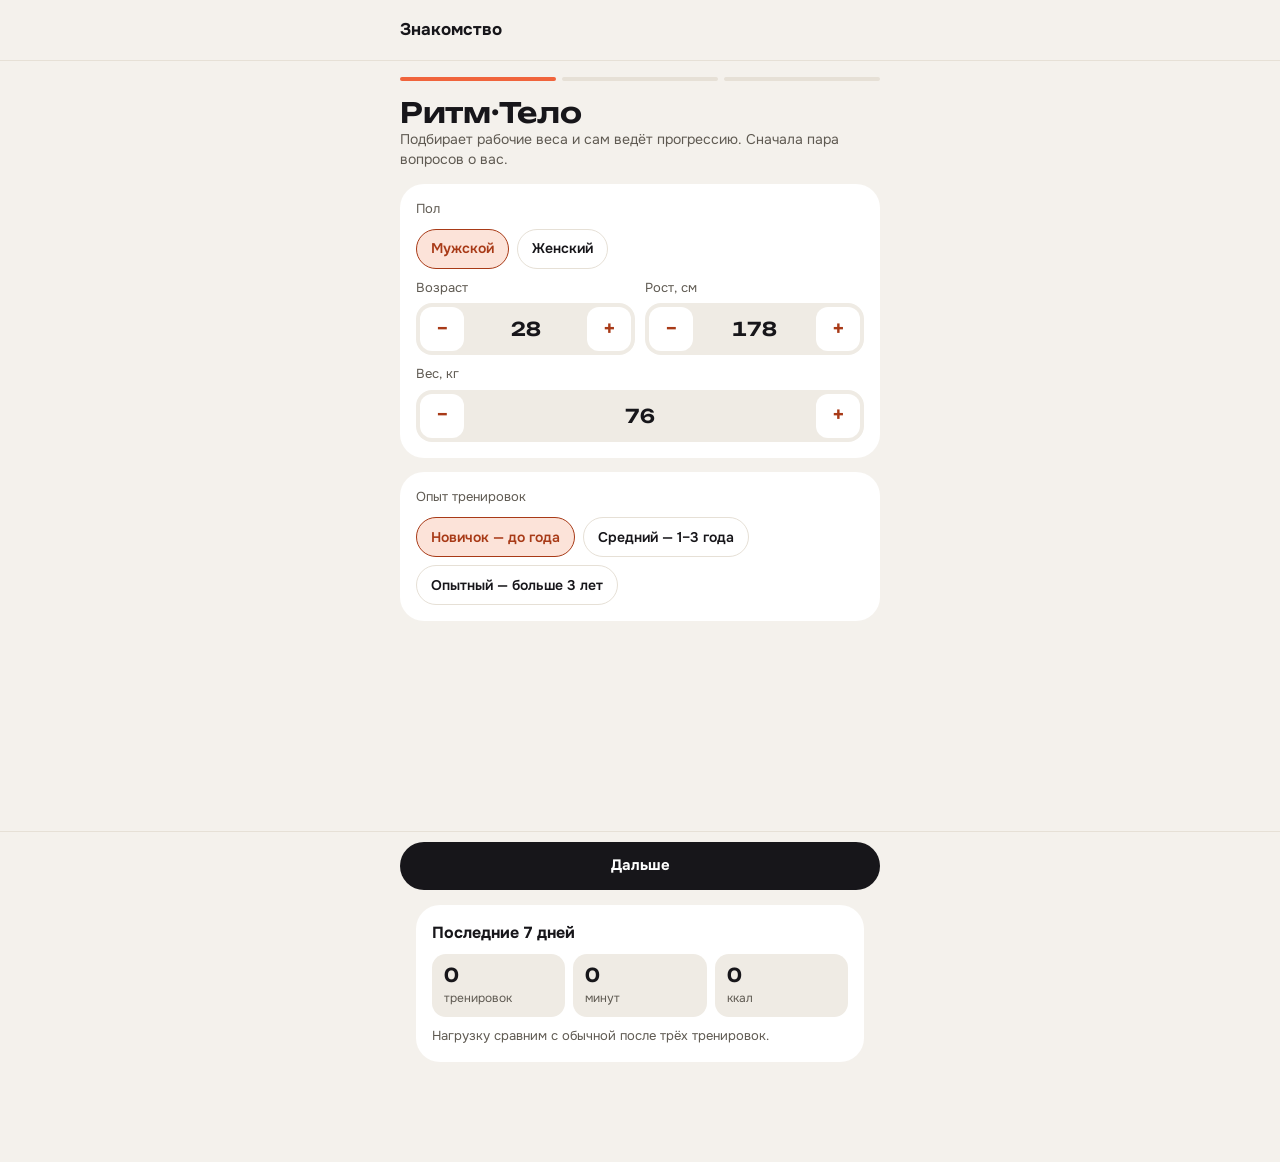
<file: telo.html>
<!doctype html>
<html lang="ru">
<head>
<meta charset="utf-8">
<meta name="viewport" content="width=device-width,initial-scale=1,viewport-fit=cover">
<meta name="color-scheme" content="light dark">
<meta name="apple-mobile-web-app-capable" content="yes">
<meta name="mobile-web-app-capable" content="yes">
<meta name="apple-mobile-web-app-title" content="Ритм">
<meta name="apple-mobile-web-app-status-bar-style" content="default">
<meta name="theme-color" content="#F4F1EC">
<meta name="format-detection" content="telephone=no">
<link rel="manifest" href="manifest.webmanifest">
<link rel="apple-touch-icon" href="icons/icon-180.png">
<link rel="icon" type="image/png" sizes="192x192" href="icons/icon-192.png">
<link rel="stylesheet" href="ritm-ios.css">
<script>window.RITM_APP=true;window.RITM_IOS=true;window.RITM_PAGE='telo'</script>
<script src="ritm-ios.js"></script>
<script src="family.js"></script>
</head>
<body>
<title>Ритм·Тело</title>
<style>
/* Layout: одна колонка до 480px, нижняя навигация из 4 вкладок; тренировка и редакторы — полноэкранные листы поверх */
:root{
  --bg:#F4F1EC; --card:#FFFFFF; --sunk:#EFEBE4; --line:#E6E0D6; --ink:#17161A; --muted:#5F5A52; --faint:#8C867C;
  --accent:#F0643C; --accent-ink:#A83A17; --accent-tint:#FCE3D9; --on-accent:#17161A;
  --btn:#17161A; --on-btn:#FFFFFF;
  --dark-card:#17161A; --on-dark:#FFFFFF; --on-dark-muted:#CFCBC4; --dk-eyebrow:#F7A589; --dk-line:#2E2C30;
  --good:#2F7A4D; --good-tint:#E3F2E8; --on-good:#FFFFFF;
  --warn:#8A5A0B; --warn-tint:#FCEFD2; --warn-ink:#6B4507;
  --bad:#B42318; --bad-tint:#FDE7E4; --on-bad:#FFFFFF;
  --shadow:rgba(23,22,26,.18);
  --f-display:'Unbounded','Onest',system-ui,sans-serif;
  --f-body:'Onest',system-ui,-apple-system,'Segoe UI',sans-serif;
  --r-lg:24px;
  --heat1:#FCD9CB; --heat2:#F7A285; --heat3:#F0643C; --heat4:#A83A17;
}
@media (prefers-color-scheme: dark){:root:not([data-theme="light"]){
  --bg:#121110; --card:#1E1C1A; --sunk:#292623; --line:#36322E; --ink:#F2EEE8; --muted:#AFA89E; --faint:#7E776E;
  --accent:#F0643C; --accent-ink:#FF9877; --accent-tint:#3D2419; --on-accent:#17161A;
  --btn:#F2EEE8; --on-btn:#17161A;
  --dark-card:#2B2724; --on-dark:#F2EEE8; --on-dark-muted:#BDB5AA; --dk-eyebrow:#FF9877; --dk-line:#3E3934;
  --good:#7CCB9A; --good-tint:#1B2C21; --on-good:#0F1F15;
  --warn:#E9B455; --warn-tint:#33280F; --warn-ink:#F2C46A;
  --bad:#FF8A7A; --bad-tint:#3A1C18; --on-bad:#2A0F0B;
  --shadow:rgba(0,0,0,.5); color-scheme:dark;
  --heat1:#4A2A1E; --heat2:#8C3F26; --heat3:#F0643C; --heat4:#FFB59C;
}}
:root[data-theme="dark"]{
  --bg:#121110; --card:#1E1C1A; --sunk:#292623; --line:#36322E; --ink:#F2EEE8; --muted:#AFA89E; --faint:#7E776E;
  --accent:#F0643C; --accent-ink:#FF9877; --accent-tint:#3D2419; --on-accent:#17161A;
  --btn:#F2EEE8; --on-btn:#17161A;
  --dark-card:#2B2724; --on-dark:#F2EEE8; --on-dark-muted:#BDB5AA; --dk-eyebrow:#FF9877; --dk-line:#3E3934;
  --good:#7CCB9A; --good-tint:#1B2C21; --on-good:#0F1F15;
  --warn:#E9B455; --warn-tint:#33280F; --warn-ink:#F2C46A;
  --bad:#FF8A7A; --bad-tint:#3A1C18; --on-bad:#2A0F0B;
  --shadow:rgba(0,0,0,.5); color-scheme:dark;
  --heat1:#4A2A1E; --heat2:#8C3F26; --heat3:#F0643C; --heat4:#FFB59C;
}
*{box-sizing:border-box}
html,body{height:100%}
body{margin:0;background:var(--bg);color:var(--ink);font-family:var(--f-body);font-size:15px;line-height:1.45;-webkit-font-smoothing:antialiased;-webkit-tap-highlight-color:transparent}
body.locked{overflow:hidden}
button,input{font:inherit;color:inherit}
button{cursor:pointer}
:focus-visible{outline:2px solid var(--accent);outline-offset:2px}
.app{max-width:480px;margin:0 auto;padding-inline:16px;padding-block:14px calc(100px + env(safe-area-inset-bottom,0px))}
.col{display:flex;flex-direction:column;gap:14px}
.col-s{display:flex;flex-direction:column;gap:10px}
.col-xs{display:flex;flex-direction:column;gap:4px;min-width:0}
.row{display:flex;align-items:center;gap:10px}
.wrap{flex-wrap:wrap}
.gap6{gap:6px}
.between{display:flex;justify-content:space-between;align-items:center;gap:10px}
.top-al{align-items:flex-start}
.grow{flex:1;min-width:0}
.split{display:grid;grid-template-columns:repeat(2,minmax(0,1fr));gap:10px}
.self-start{align-self:flex-start}
.top{display:flex;align-items:center;justify-content:space-between}
.brand{display:flex;align-items:center;gap:10px;font-weight:600}
.tile{width:32px;height:32px;border-radius:10px;background:var(--accent);color:var(--on-accent);display:grid;place-items:center}
.ibtn{width:44px;height:44px;border-radius:50%;border:1px solid var(--line);background:var(--card);display:grid;place-items:center;color:var(--ink);padding:0;flex-shrink:0}
.h1{font-family:var(--f-display);font-weight:600;font-size:28px;line-height:1.15;margin:2px 0 0;letter-spacing:-.01em;text-wrap:balance}
.h2{font-family:var(--f-display);font-weight:600;font-size:21px;line-height:1.25;margin:0;text-wrap:balance}
.h3{font-size:17px;font-weight:700;margin:0}
.sec-h{font-size:16px;font-weight:700;margin:0}
.lede{margin:0;color:var(--muted);font-size:14px}
.p{margin:0}
.note{margin:0;color:var(--muted);font-size:13px}
.lbl{font-size:13px;color:var(--muted)}
.mut{color:var(--muted)}
.eyebrow{font-size:12px;font-weight:600;letter-spacing:.06em;text-transform:uppercase;color:var(--dk-eyebrow)}
.eyebrow-l{font-size:12px;font-weight:600;letter-spacing:.06em;text-transform:uppercase;color:var(--accent-ink)}
.card{background:var(--card);border-radius:var(--r-lg);padding:16px}
.card.dark{background:var(--dark-card);color:var(--on-dark)}
.dk-t{font-size:20px;font-weight:600;margin:0}
.dk-s,.dk-note{margin:0;font-size:14px;color:var(--on-dark-muted)}
.badge{display:inline-flex;align-items:center;min-height:24px;padding:2px 9px;border-radius:999px;font-size:12px;font-weight:700;white-space:nowrap}
.badge.good{background:var(--good-tint);color:var(--good)}
.badge.warn{background:var(--warn-tint);color:var(--warn-ink)}
.badge.bad{background:var(--bad-tint);color:var(--bad)}
.badge.acc{background:var(--accent-tint);color:var(--accent-ink)}
.badge.mut{background:var(--sunk);color:var(--muted)}
.badge.on-dk{background:var(--dk-line);color:var(--on-dark)}
.btn{display:inline-flex;align-items:center;justify-content:center;gap:8px;min-height:48px;padding:0 20px;border-radius:999px;border:1.5px solid transparent;font-weight:700;font-size:15px;background:none;color:var(--ink);text-align:center}
.btn.pri{background:var(--btn);color:var(--on-btn)}
.btn.acc{background:var(--accent);color:var(--on-accent)}
.btn.sec{border-color:var(--ink);color:var(--ink)}
.btn.sec-dk{border-color:var(--on-dark-muted);color:var(--on-dark)}
.btn.ghost{color:var(--accent-ink);padding:0 10px;min-height:40px;font-weight:600}
.btn.danger{background:var(--bad);color:var(--on-bad)}
.danger-t{color:var(--bad)!important}
.btn.sm{min-height:40px;padding:0 14px;font-size:14px}
.btn.blk{width:100%}
.btn[disabled]{opacity:.45;cursor:default}
.btn:active:not([disabled]){transform:scale(.98)}
.chips{display:flex;flex-wrap:wrap;gap:8px}
.chip{min-height:40px;padding:0 14px;border-radius:999px;border:1.5px solid var(--line);background:var(--card);font-size:14px;font-weight:600;color:var(--ink)}
.chip[aria-pressed="true"]{border-color:var(--accent-ink);background:var(--accent-tint);color:var(--accent-ink)}
.scroller{display:flex;gap:8px;overflow-x:auto;padding-bottom:4px;scrollbar-width:none;margin-inline:-16px;padding-inline:16px}
.scroller::-webkit-scrollbar{display:none}
.scroller .chip{flex-shrink:0}
.pgbar{height:8px;border-radius:4px;background:var(--sunk);overflow:hidden}.pgbar i{display:block;height:100%;background:var(--accent);border-radius:4px}
.ready{display:flex;gap:16px;align-items:center;flex-wrap:wrap}
.ready>svg{flex:0 0 112px;width:112px;height:112px}
.ready>.grow{flex:1 1 170px;min-width:0}
.ready .badge{white-space:normal}
.ring .rt{fill:none;stroke:var(--sunk);stroke-width:10}
.ring .rv{fill:none;stroke-width:10;stroke-linecap:round;stroke-dashoffset:var(--off)}
.ring .rv.lv-high{stroke:var(--good)} .ring .rv.lv-mid{stroke:var(--warn)} .ring .rv.lv-low{stroke:var(--bad)}
.ring.anim .rv{animation:ringIn 1s cubic-bezier(.2,.8,.2,1)}
@keyframes ringIn{from{stroke-dashoffset:var(--full)}}
.ring .rn{font-family:var(--f-display);font-size:28px;font-weight:600;fill:var(--ink)}
.ring .rl{font-size:11px;fill:var(--muted);font-family:var(--f-body)}
.ck-row{display:flex;flex-direction:column;gap:6px}
.plan-list{list-style:none;margin:0;padding:0;display:flex;flex-direction:column}
.pi{display:grid;grid-template-columns:minmax(0,1fr) auto;gap:2px 12px;padding:8px 0;border-top:1px solid var(--dk-line);align-items:baseline}
.pi:first-child{border-top:none}
.pi-n{font-weight:500;text-align:left;background:none;border:none;padding:0;color:inherit;min-width:0}
.pi-v{font-weight:700;font-variant-numeric:tabular-nums;text-align:right}
.pi-r{grid-column:1/-1;font-size:12px;color:var(--muted)}
.plan-list.lt .pi{border-top-color:var(--line)}
.lnk{text-decoration:underline;text-decoration-color:var(--line);text-underline-offset:3px}
.week{display:grid;grid-template-columns:repeat(7,minmax(0,1fr));gap:4px;text-align:center}
.wd{display:flex;flex-direction:column;align-items:center;gap:4px;font-size:12px;color:var(--muted)}
.wd-dot{width:32px;height:32px;border-radius:50%;background:var(--sunk);display:grid;place-items:center;color:var(--on-accent);box-sizing:border-box}
.wd.plan .wd-dot{background:transparent;border:2px dashed var(--accent)}
.wd.done .wd-dot{background:var(--accent);border:none}
.wd.today .wd-l{color:var(--ink);font-weight:700}
.wd.today .wd-dot{box-shadow:0 0 0 2px var(--card),0 0 0 4px var(--ink)}
.legend{display:flex;gap:14px;font-size:12px;color:var(--muted)}
.lg{display:inline-block;width:10px;height:10px;border-radius:50%;margin-right:6px;vertical-align:-1px;box-sizing:border-box}
.lg.done{background:var(--accent)} .lg.plan{border:2px dashed var(--accent)}
.stats{display:grid;grid-template-columns:repeat(3,minmax(0,1fr));gap:8px}
.stats.s2{grid-template-columns:repeat(2,minmax(0,1fr))}
.stat{background:var(--sunk);border-radius:14px;padding:10px 12px;display:flex;flex-direction:column;gap:2px;min-width:0}
.stat-v{font-family:var(--f-display);font-size:19px;font-weight:600;font-variant-numeric:tabular-nums;line-height:1.25;overflow-wrap:anywhere}
.stat-l{font-size:12px;color:var(--muted)}
.list{background:var(--card);border-radius:var(--r-lg);padding:2px 16px}
.li{display:flex;align-items:center;gap:12px;width:100%;min-height:56px;padding:10px 0;border:none;border-bottom:1px solid var(--line);background:none;text-align:left;color:var(--ink)}
.li:last-child{border-bottom:none}
.li-m{flex:1;min-width:0;display:flex;flex-direction:column;gap:2px}
.li-t{font-weight:600}
.li-s{font-size:13px;color:var(--muted)}
.li-e{font-weight:700;font-variant-numeric:tabular-nums;white-space:nowrap}
.li .chev{color:var(--faint);flex-shrink:0}
.grp-h{font-size:12px;font-weight:700;letter-spacing:.06em;text-transform:uppercase;color:var(--muted);margin:8px 0 -6px}
.stp{display:flex;flex-direction:column;gap:6px;min-width:0}
.stp-c{display:grid;grid-template-columns:44px minmax(0,1fr) 44px;align-items:center;background:var(--sunk);border-radius:16px;padding:4px}
.stp-b{width:44px;height:44px;border-radius:12px;border:none;background:var(--card);font-size:22px;font-weight:600;color:var(--accent-ink);padding:0}
.stp-v{width:100%;min-width:0;border:none;background:transparent;text-align:center;font-family:var(--f-display);font-size:19px;font-weight:600;font-variant-numeric:tabular-nums;padding:0;color:var(--ink)}
.stp-v:focus{outline:none}
.stp-c:focus-within{box-shadow:0 0 0 2px var(--accent)}
.sets{display:flex;flex-direction:column;gap:6px}
.setrow{display:flex;align-items:center;gap:8px;border-radius:14px;background:var(--sunk);padding:4px;transition:background-color .25s}
.setrow.focus{background:var(--accent-tint);box-shadow:inset 0 0 0 1.5px var(--accent)}
.setrow.done{background:var(--good-tint)}
.sr-main{flex:1;display:flex;align-items:center;gap:10px;min-height:44px;padding:0 8px;border:none;background:none;text-align:left;color:var(--ink);min-width:0}
.sr-n{width:20px;font-size:13px;color:var(--muted);font-variant-numeric:tabular-nums}
.sr-v{font-weight:700;font-variant-numeric:tabular-nums;flex:1}
.sr-rir{font-size:12px;color:var(--muted)}
.sr-chk{width:44px;height:44px;border-radius:12px;border:1.5px solid var(--line);background:var(--card);display:grid;place-items:center;color:var(--faint);flex-shrink:0;padding:0}
.sr-chk.on{background:var(--good);border-color:var(--good);color:var(--on-good)}
.sr-chk.pop{animation:pop .4s cubic-bezier(.2,1.6,.4,1)}
@keyframes pop{0%{transform:scale(.6)}100%{transform:scale(1)}}
.seted{display:flex;flex-direction:column;gap:12px;padding:12px;border-radius:16px;border:1.5px solid var(--accent);background:var(--card);animation:fadeUp .2s ease-out}
@keyframes fadeUp{from{transform:translateY(-4px);opacity:.6}}
.exb{display:flex;flex-direction:column;gap:10px}
.exb.complete{box-shadow:inset 0 0 0 1.5px var(--good)}
.exn{font-size:17px;font-weight:700;text-align:left;background:none;border:none;padding:0;color:var(--ink);text-decoration:underline;text-decoration-color:var(--line);text-underline-offset:4px}
.warn-t{color:var(--warn)}
.restbar{display:flex;align-items:center;gap:10px;background:var(--dark-card);color:var(--on-dark);border-radius:20px;padding:8px 8px 8px 12px;margin-bottom:10px;animation:fadeUp .25s ease-out}
.restbar .lbl{color:var(--on-dark-muted);display:block;font-size:12px}
.rest-t{font-family:var(--f-display);font-size:20px;font-weight:600;font-variant-numeric:tabular-nums}
.rest-ring .rt{fill:none;stroke:var(--dk-line);stroke-width:4}
.rest-ring .rv{fill:none;stroke:var(--accent);stroke-width:4;stroke-linecap:round;transition:stroke-dashoffset 1s linear}
.restbar .btn.ghost{color:var(--on-dark)}
.restbar .btn.sec{border-color:var(--on-dark-muted);color:var(--on-dark)}
#sheet{position:fixed;inset:0;z-index:30;background:var(--bg)}
.sh{display:flex;flex-direction:column;height:100%}
.sh.enter{animation:shIn .28s cubic-bezier(.2,.8,.2,1)}
@keyframes shIn{from{transform:translateY(32px);opacity:.4}}
.sh-in{max-width:480px;margin:0 auto;width:100%}
.sh-head{padding:calc(8px + env(safe-area-inset-top,0px)) 16px 8px;border-bottom:1px solid var(--line);background:var(--bg)}
.sh-head .sh-in{display:flex;align-items:center;gap:10px;min-height:44px}
.sh-t{flex:1;min-width:0}
.sh-title{font-weight:700;font-size:17px;white-space:nowrap;overflow:hidden;text-overflow:ellipsis}
.sh-sub{font-size:13px;color:var(--muted);font-variant-numeric:tabular-nums}
.sh-body{flex:1;overflow-y:auto;-webkit-overflow-scrolling:touch;padding:16px 16px 28px}
.sh-foot{padding:10px 16px calc(10px + env(safe-area-inset-bottom,0px));border-top:1px solid var(--line);background:var(--bg)}
.tabs{position:fixed;left:0;right:0;bottom:0;z-index:10;background:var(--card);border-top:1px solid var(--line);padding:6px 8px calc(6px + env(safe-area-inset-bottom,0px))}
.tabs-in{max-width:480px;margin:0 auto;display:grid;grid-template-columns:repeat(4,minmax(0,1fr))}
.tab{display:flex;flex-direction:column;align-items:center;gap:3px;min-height:52px;justify-content:center;border:none;background:none;color:var(--muted);font-size:11px;font-weight:500;border-radius:12px;padding:0}
.tab[aria-current="page"]{color:var(--accent-ink);font-weight:700}
.fld{display:flex;flex-direction:column;gap:6px;min-width:0}
.inp{width:100%;min-height:48px;border-radius:14px;border:1.5px solid var(--line);background:var(--card);padding:0 14px;font-size:16px;color:var(--ink)}
.inp:focus{outline:none;border-color:var(--accent)}
.tm{display:grid;grid-template-columns:minmax(0,1fr) auto minmax(0,1fr);align-items:center;gap:6px}
.tm .inp{text-align:center;padding:0 6px}
.search{position:relative}
.search svg{position:absolute;left:14px;top:14px;color:var(--muted)}
.search .inp{padding-left:42px}
.callout{border-radius:16px;padding:12px 14px;display:flex;flex-direction:column;gap:6px;font-size:14px;align-items:flex-start}
.callout p{margin:0}
.callout.warn{background:var(--warn-tint);color:var(--warn-ink)}
.callout.acc{background:var(--accent-tint);color:var(--accent-ink)}
.callout.good{background:var(--good-tint);color:var(--good)}
.callout.mut{background:var(--sunk);color:var(--ink)}
.callout .btn.ghost{color:inherit;padding:0;min-height:32px;text-decoration:underline;text-underline-offset:3px}
.confirm{background:var(--bad-tint);border-radius:16px;padding:12px;display:flex;flex-direction:column;gap:10px}
.confirm p{margin:0;color:var(--bad);font-weight:600}
.mus{display:grid;grid-template-columns:118px minmax(0,1fr) 40px;align-items:center;gap:10px;font-size:14px}
.mus span:last-child{text-align:right;color:var(--muted);font-variant-numeric:tabular-nums}
.bar{height:8px;border-radius:4px;background:var(--sunk);overflow:hidden}
.bar>i{display:block;height:100%;border-radius:4px;background:var(--accent)}
.cues{margin:0;padding-left:20px;display:flex;flex-direction:column;gap:6px}
.chart{width:100%;height:auto;display:block;touch-action:pan-y}
.c-grid{stroke:var(--line);stroke-width:1}
.c-lbl{fill:var(--muted);font-size:11px;font-family:var(--f-body)}
.c-area{fill:var(--accent-tint)}
.c-line{fill:none;stroke:var(--accent);stroke-width:2;stroke-linejoin:round;stroke-linecap:round}
.c-dot{fill:var(--accent);stroke:var(--card);stroke-width:2}
.c-pt{fill:var(--card);stroke:var(--accent);stroke-width:2}
.c-guide{stroke:var(--faint);stroke-dasharray:3 3}
.c-tip{fill:var(--ink)}
.c-tipt{fill:var(--bg);font-size:12px;font-weight:700;font-family:var(--f-body)}
.c-hit{fill:transparent;cursor:pointer}
.wkbar{display:grid;grid-auto-flow:column;grid-auto-columns:minmax(0,1fr);gap:4px}
.wkb{height:8px;border-radius:4px;background:var(--sunk)}
.wkb.past{background:var(--accent)}
.wkb.cur{background:var(--accent-ink)}
.wkb.dl{background:repeating-linear-gradient(45deg,var(--sunk) 0 3px,var(--line) 3px 6px)}
.wkb.dl.cur{background:repeating-linear-gradient(45deg,var(--accent-tint) 0 3px,var(--accent-ink) 3px 6px)}
.dchip{display:inline-grid;place-items:center;min-width:36px;height:30px;padding:0 8px;border-radius:999px;font-size:12px;font-weight:600;background:var(--sunk);color:var(--muted)}
.dchip.on{background:var(--accent-tint);color:var(--accent-ink)}
.toast{position:fixed;left:50%;bottom:calc(96px + env(safe-area-inset-bottom,0px));transform:translateX(-50%);z-index:50;width:max-content;max-width:calc(100% - 32px);background:var(--ink);color:var(--bg);padding:12px 16px;border-radius:14px;font-size:14px;font-weight:600;box-shadow:0 8px 24px var(--shadow);animation:fadeUp .2s ease-out}
.pr{display:flex;align-items:center;gap:12px}
.pr-ic{width:40px;height:40px;border-radius:12px;background:var(--accent-tint);color:var(--accent-ink);display:grid;place-items:center;flex-shrink:0}
.pr.pop .pr-ic{animation:pop .5s cubic-bezier(.2,1.6,.4,1) both}
details.card summary{font-weight:700;cursor:pointer;list-style:none;display:flex;justify-content:space-between;align-items:center;min-height:28px}
details.card summary::-webkit-details-marker{display:none}
details.card[open] summary{margin-bottom:10px}
details.card[open] summary svg{transform:rotate(90deg)}
.rules{margin:0}
.rules dt{font-weight:700}
.rules dd{margin:2px 0 10px;color:var(--muted);font-size:14px}
.steps{display:flex;gap:6px}
.steps i{flex:1;height:4px;border-radius:2px;background:var(--line)}
.steps i.on{background:var(--accent)}
.tpl{display:flex;flex-direction:column;gap:6px;text-align:left;border:1.5px solid var(--line);background:var(--card);border-radius:20px;padding:14px;width:100%;color:var(--ink)}
.tpl[aria-pressed="true"]{border-color:var(--accent);box-shadow:inset 0 0 0 1px var(--accent)}
.tpl-t{font-weight:700;font-size:16px}
.splash{display:grid;place-items:center;min-height:50vh;color:var(--muted);text-align:center}
.wk-ed{display:flex;flex-direction:column;gap:10px;padding:12px;border-radius:16px;background:var(--sunk)}
.wk-ed .stp-c{background:var(--card)}
.wk-ed .stp-b{background:var(--sunk)}
.seg2{display:inline-grid;grid-template-columns:1fr 1fr;gap:2px;background:var(--card);border-radius:999px;padding:3px}
.seg2-b{min-height:34px;padding:0 12px;border:none;border-radius:999px;background:none;font-size:13px;font-weight:600;color:var(--muted)}
.seg2-b[aria-checked="true"]{background:var(--accent-tint);color:var(--accent-ink)}
.wkn{display:grid;grid-auto-flow:column;grid-auto-columns:minmax(0,1fr);gap:4px}
.wkn-b{min-height:36px;padding:0 4px;border:none;border-radius:10px;background:none;font-size:12px;font-weight:600;color:var(--muted);white-space:nowrap;overflow:hidden;text-overflow:ellipsis;display:grid;place-items:center}
.wkn-b.on{background:var(--accent-tint);color:var(--accent-ink)}
.ta{min-height:120px;padding:12px 14px;font-size:13px;font-family:ui-monospace,Menlo,Consolas,monospace;resize:vertical;line-height:1.4}
.ph{display:grid;place-items:center;text-align:center;gap:8px;padding:28px 16px;color:var(--muted)}
.ord{display:flex;gap:6px}
.ord .btn{min-height:40px;padding:0 12px}
@media (prefers-reduced-motion: reduce){*,*::before,*::after{animation:none!important;transition:none!important}}
.fam{display:grid;grid-template-columns:repeat(3,minmax(0,1fr));gap:8px}
.fam-b{display:flex;flex-direction:column;align-items:center;gap:6px;padding:10px 4px;border-radius:16px;border:1.5px solid var(--line);background:var(--card);color:var(--ink);font-size:13px;font-weight:600}
.fam-i{width:40px;height:40px;border-radius:12px;display:grid;place-items:center;color:#17161A}
/* Мастер, замеры, тренды */
.b{font-weight:700}
.wzrow{display:flex;align-items:center;gap:4px;min-height:52px;border-bottom:1px solid var(--line)}
.wzrow:last-child{border-bottom:none}
.ibtn.ghostb{border:none;background:none;color:var(--faint)}
.catrow{display:flex;align-items:center;gap:12px;width:100%;background:none;border:none;padding:6px 0;text-align:left;color:var(--ink);min-height:44px}
.kv{display:grid;grid-template-columns:minmax(0,1fr) auto;gap:6px 12px;font-size:14px}
.kv span:nth-child(even){text-align:right;font-weight:600;font-variant-numeric:tabular-nums}
.good-t{color:var(--good)}
/* Таймеры */
.vh{position:absolute;width:1px;height:1px;overflow:hidden;clip:rect(0 0 0 0);white-space:nowrap}
.seg3{display:grid;grid-template-columns:repeat(4,minmax(0,1fr));gap:2px;background:var(--card);border-radius:999px;padding:3px}
.seg3 .seg2-b{padding:0 4px}
.seg3 .seg2-b[aria-selected="true"]{background:var(--accent-tint);color:var(--accent-ink)}
.seg2-b[disabled]{opacity:.4}
.tm-face{display:flex;flex-direction:column;align-items:center;gap:6px;text-align:center;padding:20px 16px}
.tm-ring-w{position:relative;width:min(240px,70vw);aspect-ratio:1}
.tm-ring-w.sm{width:150px}
.tm-ring{width:100%;height:100%;display:block}
.tm-ring .rt{fill:none;stroke:var(--sunk);stroke-width:10}
.tm-ring .rv{fill:none;stroke:var(--accent);stroke-width:10;stroke-linecap:round;transition:stroke-dashoffset .25s linear}
.ph-rest .tm-ring .rv{stroke:var(--good)} .ph-prep .tm-ring .rv{stroke:var(--warn)} .ph-done .tm-ring .rv{stroke:var(--good)}
.ph-rest .tm-phase{color:var(--good)} .ph-prep .tm-phase{color:var(--warn)} .ph-work .tm-phase{color:var(--accent-ink)}
.tm-c{position:absolute;inset:0;display:flex;flex-direction:column;align-items:center;justify-content:center;gap:2px}
.tm-phase{font-size:13px;font-weight:700;text-transform:uppercase;letter-spacing:.06em;color:var(--muted)}
.tm-big{font-family:var(--f-display);font-size:48px;font-weight:600;line-height:1.1;font-variant-numeric:tabular-nums}
.tm-big.sm{font-size:30px} .tm-big.xl{font-size:clamp(56px,20vw,84px)}
.tm-round{font-size:13px;color:var(--muted)}
.btn.big{min-height:60px;font-size:17px}
.hold{display:flex;flex-direction:column;align-items:center;gap:12px;padding:8px 0}
/* Мини-плеер */
.mp{display:flex;align-items:center;gap:6px;background:var(--dark-card);color:var(--on-dark);border-radius:20px;padding:8px}
.mp-info{flex:1;min-width:0;display:grid;grid-template-columns:auto 1fr;grid-template-rows:auto auto;column-gap:10px;row-gap:6px;align-items:center;background:none;border:none;color:inherit;text-align:left;padding:2px 4px}
.mp-ic{grid-row:1/3;width:36px;height:36px;border-radius:12px;background:var(--accent);color:var(--on-accent);display:grid;place-items:center}
.mp-t{font-size:14px;font-weight:600;white-space:nowrap;overflow:hidden;text-overflow:ellipsis}
.mp-bar{height:3px;border-radius:2px;background:var(--dk-line);overflow:hidden}
.mp-bar i{display:block;height:100%;background:var(--accent);width:0}
.ibtn.sm{width:40px;height:40px}
.mp .ibtn{background:none;border-color:var(--dk-line);color:var(--on-dark)}
.mp .ibtn.acc,.ibtn.acc{background:var(--accent);border-color:var(--accent);color:var(--on-accent)}
.mp-row{background:none;border:none;text-align:left;color:var(--ink);padding:0}
.mp-row .li-t{display:flex;align-items:center;gap:8px;overflow:hidden;text-overflow:ellipsis}
.eq-dot{width:8px;height:8px;border-radius:50%;background:var(--accent);flex-shrink:0;animation:pulse 1.2s ease-in-out infinite}
@keyframes pulse{50%{opacity:.35}}
/* Столбики */
.bars{display:flex;gap:6px;align-items:stretch}
.bc{flex:1;min-width:0;display:flex;flex-direction:column;align-items:center;gap:4px}
.bc-v{font-size:11px;font-weight:700;color:var(--muted);min-height:15px;white-space:nowrap;font-variant-numeric:tabular-nums}
.bc-t{width:100%;height:110px;display:flex;align-items:flex-end;background:var(--sunk);border-radius:8px;overflow:hidden}
.bc-t i{display:block;width:100%;background:var(--heat2);border-radius:8px 8px 0 0;transition:height .5s cubic-bezier(.2,.8,.2,1)}
.bc.cur .bc-t i{background:var(--accent)} .bc.cur .bc-v,.bc.cur .bc-l{color:var(--accent-ink)}
.bc.dim .bc-t i{background:repeating-linear-gradient(135deg,var(--heat2) 0 5px,var(--heat1) 5px 10px)}
.bc-l{font-size:11px;min-height:15px;color:var(--muted);max-width:100%;overflow:hidden;text-overflow:ellipsis;white-space:nowrap;text-align:center}
.bars.dense .bc-l{font-size:10px;overflow:visible;text-overflow:clip;max-width:none} .bars.dense .bc-v{font-size:10px}
.bc-s{font-size:10px;color:var(--faint);white-space:nowrap}
/* Подходы на мышцу */
.hb{display:flex;flex-direction:column;gap:8px}
.hb-r{display:grid;grid-template-columns:118px 1fr 34px;gap:8px;align-items:center;font-size:13px}
.hb-l{overflow:hidden;text-overflow:ellipsis;white-space:nowrap}
.hb-t{position:relative;height:10px;border-radius:5px;background:var(--sunk);overflow:hidden}
.hb-band{position:absolute;top:0;bottom:0;background:var(--good-tint);border-left:1px solid var(--good);border-right:1px solid var(--good)}
.hb-t i{position:relative;display:block;height:100%;border-radius:5px;background:var(--accent)}
.hb-v{text-align:right;font-weight:700;font-variant-numeric:tabular-nums}
/* Карта мышц */
.body{width:100%;max-width:360px;height:auto;display:block;margin:0 auto}
.b-base>*{fill:var(--sunk);stroke:var(--line);stroke-width:1}
.mz{stroke:var(--card);stroke-width:1.5;cursor:pointer;transition:fill .3s}
.hz0{fill:var(--line);background:var(--line)} .hz1{fill:var(--heat1);background:var(--heat1)} .hz2{fill:var(--heat2);background:var(--heat2)} .hz3{fill:var(--heat3);background:var(--heat3)} .hz4{fill:var(--heat4);background:var(--heat4)}
.mz.sel{stroke:var(--ink);stroke-width:2.5}
.legend .lg[class*="hz"]{border-radius:3px}
.body .c-lbl{font-size:12px}
/* Анимация техники */
.anim{width:100%;max-width:240px;height:auto;display:block;margin:0 auto}
.an-body line{stroke:var(--ink);stroke-width:7;stroke-linecap:round}
.an-head{fill:var(--ink)}
.an-plate{fill:var(--accent);stroke:var(--card);stroke-width:2}
.an-floor{stroke:var(--line);stroke-width:3;stroke-linecap:round}
.an-eq{fill:var(--sunk);stroke:var(--line)}
.an-bar{stroke:var(--faint);stroke-width:5;stroke-linecap:round}
.an-cable{stroke:var(--faint);stroke-width:1.5;stroke-dasharray:4 3}
</style>

<main id="view" class="app"></main>
<nav class="tabs" aria-label="Разделы">
  <div class="tabs-in">
    <button class="tab" data-a="tab" data-t="today"><svg width="24" height="24" viewBox="0 0 24 24" fill="none" stroke="currentColor" stroke-width="2" stroke-linecap="round" stroke-linejoin="round" aria-hidden="true"><path d="M3 12h4l2-5 4 10 2-5h6"/></svg><span>Сегодня</span></button>
    <button class="tab" data-a="tab" data-t="prog"><svg width="24" height="24" viewBox="0 0 24 24" fill="none" stroke="currentColor" stroke-width="2" stroke-linecap="round" stroke-linejoin="round" aria-hidden="true"><rect x="4" y="5" width="16" height="15" rx="3"/><path d="M4 10h16M9 3v4M15 3v4"/></svg><span>Программа</span></button>
    <button class="tab" data-a="tab" data-t="lib"><svg width="24" height="24" viewBox="0 0 24 24" fill="none" stroke="currentColor" stroke-width="2" stroke-linecap="round" stroke-linejoin="round" aria-hidden="true"><path d="M6 7v10M3 9.5v5M18 7v10M21 9.5v5M6 12h12"/></svg><span>Упражнения</span></button>
    <button class="tab" data-a="tab" data-t="stats"><svg width="24" height="24" viewBox="0 0 24 24" fill="none" stroke="currentColor" stroke-width="2" stroke-linecap="round" stroke-linejoin="round" aria-hidden="true"><path d="M4 20V10M10 20V4M16 20v-7M22 20H2"/></svg><span>Прогресс</span></button>
  </div>
</nav>
<div id="sheet" hidden></div>
<div id="toast" class="toast" role="status" aria-live="polite" hidden></div>

<script>
'use strict';
/* ============ Справочники ============ */
const WD=['Пн','Вт','Ср','Чт','Пт','Сб','Вс'];
const WD_FULL=['Понедельник','Вторник','Среда','Четверг','Пятница','Суббота','Воскресенье'];
const MON_G=['января','февраля','марта','апреля','мая','июня','июля','августа','сентября','октября','ноября','декабря'];
const MON_S=['янв','фев','мар','апр','мая','июн','июл','авг','сен','окт','ноя','дек'];
const PAT={squat:'Присед',hinge:'Наклон и тяга с пола',hpush:'Горизонтальный жим',vpush:'Вертикальный жим',hpull:'Горизонтальная тяга',vpull:'Вертикальная тяга',chest_iso:'Грудь: изоляция',delts:'Плечи: изоляция',back_iso:'Спина: изоляция',arms:'Руки: изоляция',legs:'Ноги: изоляция',core:'Кор',cardio:'Кардио'};
const EQ={barbell:'Штанга',dumbbell:'Гантели',machine:'Тренажёр',cable:'Блок',bw:'Свой вес',cardio:'Кардио'};
const MUS={chest:'Грудь',lats:'Широчайшие',upback:'Верх спины',fdelt:'Передняя дельта',sdelt:'Средняя дельта',rdelt:'Задняя дельта',biceps:'Бицепс',triceps:'Трицепс',forearms:'Предплечья',quads:'Квадрицепс',glutes:'Ягодицы',hams:'Бицепс бедра',calves:'Икры',core:'Пресс и кор',lowback:'Поясница',adduct:'Приводящие бедра',traps:'Трапеции'};
const EX=[
 {id:'squat',n:'Присед со штангой',p:'squat',eq:'barbell',k:'w',start:.6,m:{quads:1,glutes:.7,lowback:.3,core:.3},cue:['Стопы на ширине плеч, носки слегка наружу','Колени идут по линии носков','Глубина — бедро хотя бы параллельно полу'],subs:['front_squat','goblet_squat','leg_press']},
 {id:'front_squat',n:'Фронтальный присед',p:'squat',eq:'barbell',k:'w',start:.45,m:{quads:1,glutes:.5,upback:.3,core:.4},cue:['Гриф на передних дельтах, локти высоко','Корпус вертикальнее, чем в обычном приседе'],subs:['squat','goblet_squat']},
 {id:'goblet_squat',n:'Гоблет-присед',p:'squat',eq:'dumbbell',k:'w',start:.2,m:{quads:1,glutes:.6,core:.3},cue:['Гантель у груди, локти между коленями','Спина прямая, садитесь между пяток'],subs:['squat','bw_squat']},
 {id:'leg_press',n:'Жим ногами',p:'squat',eq:'machine',k:'w',start:1,m:{quads:1,glutes:.5},cue:['Поясница прижата к спинке','Не выпрямляйте колени до замка'],subs:['squat','goblet_squat']},
 {id:'lunge_db',n:'Выпады с гантелями',p:'squat',eq:'dumbbell',k:'w',start:.12,m:{quads:.8,glutes:.8,hams:.3},cue:['Шаг такой длины, чтобы оба колена сгибались под 90°','Корпус держите прямо'],subs:['bulgarian','lunge_bw']},
 {id:'bulgarian',n:'Болгарские сплит-приседы',p:'squat',eq:'dumbbell',k:'w',start:.1,m:{quads:.9,glutes:.8},cue:['Задняя нога на скамье','Вес тела на передней ноге'],subs:['lunge_db','lunge_bw']},
 {id:'bw_squat',n:'Приседания без веса',p:'squat',eq:'bw',k:'bw',bw:.7,m:{quads:1,glutes:.6},cue:['Руки вперёд для баланса','Пятки не отрываются от пола'],subs:['goblet_squat','lunge_bw']},
 {id:'lunge_bw',n:'Выпады без веса',p:'squat',eq:'bw',k:'bw',bw:.6,m:{quads:.8,glutes:.8},cue:['Опускайтесь вертикально вниз','Колено задней ноги почти касается пола'],subs:['lunge_db','bw_squat']},
 {id:'deadlift',n:'Становая тяга',p:'hinge',eq:'barbell',k:'w',start:.8,m:{lowback:1,glutes:.8,hams:.8,quads:.4,upback:.4,forearms:.3},cue:['Гриф над серединой стопы','Спина нейтральная, отталкивайте пол ногами','Гриф скользит вдоль ног'],subs:['rdl','db_rdl']},
 {id:'rdl',n:'Румынская тяга',p:'hinge',eq:'barbell',k:'w',start:.5,m:{hams:1,glutes:.7,lowback:.6},cue:['Колени слегка согнуты и не двигаются','Таз уходит назад, спина прямая'],subs:['db_rdl','deadlift']},
 {id:'db_rdl',n:'Румынская тяга с гантелями',p:'hinge',eq:'dumbbell',k:'w',start:.15,m:{hams:1,glutes:.7,lowback:.5},cue:['Гантели вдоль ног','Тянитесь тазом назад'],subs:['rdl','glute_bridge_bw']},
 {id:'hip_thrust',n:'Ягодичный мост со штангой',p:'hinge',eq:'barbell',k:'w',start:.6,m:{glutes:1,hams:.4},cue:['Лопатки на скамье','Наверху сожмите ягодицы, подбородок к груди'],subs:['glute_bridge_bw','db_rdl']},
 {id:'glute_bridge_bw',n:'Ягодичный мост без веса',p:'hinge',eq:'bw',k:'bw',bw:.4,m:{glutes:1,hams:.4},cue:['Пятки ближе к тазу','Пауза в верхней точке'],subs:['hip_thrust']},
 {id:'leg_curl',n:'Сгибание ног в тренажёре',p:'legs',eq:'machine',k:'w',start:.3,m:{hams:1},cue:['Медленное опускание','Таз прижат к скамье'],subs:['db_rdl']},
 {id:'bench',n:'Жим лёжа',p:'hpush',eq:'barbell',k:'w',start:.5,m:{chest:1,triceps:.5,fdelt:.5},cue:['Лопатки сведены и опущены','Гриф опускается на низ груди','Стопы упираются в пол'],subs:['db_bench','pushup']},
 {id:'db_bench',n:'Жим гантелей лёжа',p:'hpush',eq:'dumbbell',k:'w',start:.18,m:{chest:1,triceps:.4,fdelt:.5},cue:['Локти под 45° к корпусу','Гантели сходятся над грудью'],subs:['bench','pushup']},
 {id:'incline_db',n:'Жим гантелей на наклонной',p:'hpush',eq:'dumbbell',k:'w',start:.15,m:{chest:.9,fdelt:.6,triceps:.4},cue:['Скамья под 30°','Опускайте гантели к верху груди'],subs:['db_bench','pike_pushup']},
 {id:'dips',n:'Отжимания на брусьях',p:'hpush',eq:'bw',k:'bw',bw:.95,m:{chest:.8,triceps:.9,fdelt:.4},cue:['Опускайтесь до угла 90° в локтях','Плечи не поднимаются к ушам'],subs:['pushup','bench']},
 {id:'pushup',n:'Отжимания',p:'hpush',eq:'bw',k:'bw',bw:.65,m:{chest:1,triceps:.5,fdelt:.4,core:.2},cue:['Тело — прямая линия','Грудь почти касается пола'],subs:['db_bench','dips']},
 {id:'ohp',n:'Жим штанги стоя',p:'vpush',eq:'barbell',k:'w',start:.35,m:{fdelt:1,sdelt:.5,triceps:.6,core:.3},cue:['Ягодицы и пресс напряжены','Голова уходит назад, гриф идёт по прямой'],subs:['db_ohp','pike_pushup']},
 {id:'db_ohp',n:'Жим гантелей сидя',p:'vpush',eq:'dumbbell',k:'w',start:.12,m:{fdelt:1,sdelt:.5,triceps:.5},cue:['Спина прижата к спинке','Не разводите локти полностью в стороны'],subs:['ohp','pike_pushup']},
 {id:'pike_pushup',n:'Отжимания уголком',p:'vpush',eq:'bw',k:'bw',bw:.5,m:{fdelt:1,triceps:.6},cue:['Таз высоко, тело буквой Λ','Голова опускается между ладоней'],subs:['db_ohp']},
 {id:'lateral_raise',n:'Махи гантелями в стороны',p:'delts',eq:'dumbbell',k:'w',start:.07,m:{sdelt:1},cue:['Локти слегка согнуты','Поднимайте до уровня плеч, без рывка'],subs:[]},
 {id:'bb_row',n:'Тяга штанги в наклоне',p:'hpull',eq:'barbell',k:'w',start:.45,m:{upback:1,lats:.8,rdelt:.5,biceps:.5,lowback:.3},cue:['Корпус наклонён на 30–45°','Тяните гриф к низу живота'],subs:['db_row','cable_row']},
 {id:'db_row',n:'Тяга гантели одной рукой',p:'hpull',eq:'dumbbell',k:'w',start:.2,m:{lats:1,upback:.7,biceps:.5,rdelt:.4},cue:['Опора на скамью рукой и коленом','Локоть идёт к бедру'],subs:['bb_row','inverted_row']},
 {id:'cable_row',n:'Горизонтальная тяга блока',p:'hpull',eq:'cable',k:'w',start:.5,m:{upback:1,lats:.8,biceps:.5},cue:['Не раскачивайтесь корпусом','Сводите лопатки в конце движения'],subs:['bb_row','db_row']},
 {id:'inverted_row',n:'Австралийские подтягивания',p:'hpull',eq:'bw',k:'bw',bw:.6,m:{upback:1,lats:.7,biceps:.5},cue:['Тело прямое, пятки на полу','Тяните грудь к перекладине'],subs:['db_row','pullup']},
 {id:'face_pull',n:'Тяга к лицу',p:'hpull',eq:'cable',k:'w',start:.15,m:{rdelt:1,upback:.6},cue:['Канат к переносице','Локти выше кистей'],subs:[]},
 {id:'pullup',n:'Подтягивания',p:'vpull',eq:'bw',k:'bw',bw:1,m:{lats:1,biceps:.6,upback:.5},cue:['Начинайте из виса с опущенными плечами','Подбородок выше перекладины'],subs:['lat_pulldown','inverted_row']},
 {id:'chinup',n:'Подтягивания обратным хватом',p:'vpull',eq:'bw',k:'bw',bw:1,m:{lats:.9,biceps:.8,upback:.4},cue:['Ладони к себе, хват на ширине плеч'],subs:['pullup','lat_pulldown']},
 {id:'lat_pulldown',n:'Тяга верхнего блока',p:'vpull',eq:'cable',k:'w',start:.5,m:{lats:1,biceps:.5,upback:.5},cue:['Тяните к верху груди','Не отклоняйтесь сильно назад'],subs:['pullup']},
 {id:'bb_curl',n:'Подъём штанги на бицепс',p:'arms',eq:'barbell',k:'w',start:.3,m:{biceps:1,forearms:.4},cue:['Локти прижаты к корпусу','Без раскачки'],subs:['db_curl']},
 {id:'db_curl',n:'Сгибания с гантелями',p:'arms',eq:'dumbbell',k:'w',start:.1,m:{biceps:1,forearms:.3},cue:['Поворачивайте ладонь вверх при подъёме'],subs:['bb_curl']},
 {id:'pushdown',n:'Разгибания на блоке',p:'arms',eq:'cable',k:'w',start:.25,m:{triceps:1},cue:['Локти неподвижны','Полностью выпрямляйте руки'],subs:['skullcrusher','dips']},
 {id:'skullcrusher',n:'Французский жим',p:'arms',eq:'barbell',k:'w',start:.25,m:{triceps:1},cue:['Гриф ко лбу или за голову','Локти смотрят вверх'],subs:['pushdown']},
 {id:'db_fly',n:'Разводка гантелей лёжа',p:'chest_iso',eq:'dumbbell',k:'w',start:.1,m:{chest:1,fdelt:.3},cue:['Локти слегка согнуты и не меняют угол','Опускайте до лёгкого растяжения груди'],subs:['cable_fly','pec_deck']},
 {id:'cable_fly',n:'Сведение рук в кроссовере',p:'chest_iso',eq:'cable',k:'w',start:.12,m:{chest:1,fdelt:.3},cue:['Шаг вперёд, корпус слегка наклонён','Сводите руки дугой, пауза в сведении'],subs:['db_fly','pec_deck']},
 {id:'pec_deck',n:'Сведение рук в тренажёре',p:'chest_iso',eq:'machine',k:'w',start:.4,m:{chest:1,fdelt:.2},cue:['Лопатки прижаты к спинке','Без рывка в начале движения'],subs:['cable_fly','db_fly']},
 {id:'cable_lateral',n:'Махи в стороны на блоке',p:'delts',eq:'cable',k:'w',start:.05,m:{sdelt:1},cue:['Рукоять в дальней руке, трос перед телом','Поднимайте до уровня плеч'],subs:['lateral_raise']},
 {id:'front_raise',n:'Подъём гантелей перед собой',p:'delts',eq:'dumbbell',k:'w',start:.07,m:{fdelt:1,sdelt:.3},cue:['До уровня глаз, без раскачки','Опускайте медленно'],subs:['lateral_raise']},
 {id:'rear_fly',n:'Разведение гантелей в наклоне',p:'delts',eq:'dumbbell',k:'w',start:.06,m:{rdelt:1,upback:.5},cue:['Корпус почти параллельно полу','Ведите локти в стороны, не сводите лопатки до упора'],subs:['reverse_pec','face_pull']},
 {id:'reverse_pec',n:'Обратная бабочка',p:'delts',eq:'machine',k:'w',start:.3,m:{rdelt:1,upback:.5},cue:['Грудь прижата к спинке','Руки почти прямые'],subs:['rear_fly','face_pull']},
 {id:'db_shrug',n:'Шраги с гантелями',p:'back_iso',eq:'dumbbell',k:'w',start:.3,m:{traps:1,forearms:.3},cue:['Плечи вверх к ушам, без вращения','Пауза в верхней точке'],subs:[]},
 {id:'straight_pd',n:'Пуловер на блоке прямыми руками',p:'back_iso',eq:'cable',k:'w',start:.2,m:{lats:1,triceps:.2},cue:['Руки почти прямые, корпус наклонён','Ведите рукоять к бёдрам за счёт спины'],subs:['lat_pulldown']},
 {id:'hyperext',n:'Гиперэкстензия',p:'back_iso',eq:'bw',k:'bw',bw:.5,m:{lowback:1,glutes:.7,hams:.5},cue:['Опускайтесь с прямой спиной','Поднимайтесь до прямой линии, без переразгибания'],subs:['rdl']},
 {id:'hammer_curl',n:'Молотки с гантелями',p:'arms',eq:'dumbbell',k:'w',start:.11,m:{biceps:.8,forearms:.7},cue:['Ладони смотрят друг на друга','Локти прижаты'],subs:['db_curl']},
 {id:'preacher_curl',n:'Сгибания на скамье Скотта',p:'arms',eq:'barbell',k:'w',start:.22,m:{biceps:1},cue:['Плечо плотно на подушке','Не разгибайте руки полностью в замок'],subs:['bb_curl','cable_curl']},
 {id:'cable_curl',n:'Сгибания на нижнем блоке',p:'arms',eq:'cable',k:'w',start:.2,m:{biceps:1,forearms:.2},cue:['Локти неподвижны','Медленно опускайте'],subs:['db_curl','bb_curl']},
 {id:'conc_curl',n:'Концентрированные сгибания',p:'arms',eq:'dumbbell',k:'w',start:.08,m:{biceps:1},cue:['Локоть упирается во внутреннюю часть бедра','Полная амплитуда'],subs:['db_curl']},
 {id:'oh_ext',n:'Разгибание гантели из-за головы',p:'arms',eq:'dumbbell',k:'w',start:.12,m:{triceps:1},cue:['Локти смотрят вперёд-вверх','Опускайте гантель за голову до растяжения'],subs:['cable_oh_ext','skullcrusher']},
 {id:'cable_oh_ext',n:'Разгибания с канатом из-за головы',p:'arms',eq:'cable',k:'w',start:.2,m:{triceps:1},cue:['Стоя спиной к блоку, локти у головы','Разводите канат в конце'],subs:['oh_ext','pushdown']},
 {id:'bench_dip',n:'Обратные отжимания от скамьи',p:'arms',eq:'bw',k:'bw',bw:.5,m:{triceps:1,fdelt:.3},cue:['Таз близко к скамье','Локти назад, не в стороны'],subs:['pushdown','dips']},
 {id:'wrist_curl',n:'Сгибания запястий',p:'arms',eq:'dumbbell',k:'w',start:.08,m:{forearms:1},cue:['Предплечья лежат на бедре или скамье','Двигается только кисть'],subs:[]},
 {id:'leg_ext',n:'Разгибание ног в тренажёре',p:'legs',eq:'machine',k:'w',start:.4,m:{quads:1},cue:['Пауза в верхней точке','Медленное опускание'],subs:['bulgarian']},
 {id:'adductor',n:'Сведение ног в тренажёре',p:'legs',eq:'machine',k:'w',start:.4,m:{adduct:1},cue:['Спина прижата к спинке','Без рывков'],subs:[]},
 {id:'abductor',n:'Разведение ног в тренажёре',p:'legs',eq:'machine',k:'w',start:.4,m:{glutes:1},cue:['Корпус чуть вперёд — сильнее работают ягодицы','Пауза в разведении'],subs:['cable_kickback']},
 {id:'cable_kickback',n:'Отведение ноги назад на блоке',p:'legs',eq:'cable',k:'w',start:.1,m:{glutes:1,hams:.3},cue:['Корпус неподвижен, поясница не прогибается','Ведите ногу назад-вверх ягодицей'],subs:['hip_thrust','abductor']},
 {id:'calf_machine',n:'Подъёмы на носки в тренажёре',p:'legs',eq:'machine',k:'w',start:.6,m:{calves:1},cue:['Полная амплитуда, растяжение внизу','Пауза наверху'],subs:['calf_raise','seated_calf']},
 {id:'seated_calf',n:'Подъёмы на носки сидя',p:'legs',eq:'machine',k:'w',start:.4,m:{calves:1},cue:['Колени под углом 90°','Медленное опускание'],subs:['calf_machine']},
 {id:'cable_crunch',n:'Скручивания на блоке',p:'core',eq:'cable',k:'w',start:.4,m:{core:1},cue:['Стоя на коленях, канат у головы','Скручивайтесь позвоночником, таз неподвижен'],subs:['crunch']},
 {id:'calf_raise',n:'Подъёмы на носки',p:'legs',eq:'bw',k:'bw',bw:1,m:{calves:1},cue:['Полная амплитуда, пауза наверху'],subs:[]},
 {id:'plank',n:'Планка',p:'core',eq:'bw',k:'time',m:{core:1},cue:['Тело — прямая линия','Не проваливайте поясницу'],subs:['crunch']},
 {id:'hanging_raise',n:'Подъём ног в висе',p:'core',eq:'bw',k:'bw',bw:.3,m:{core:1},cue:['Без раскачки','Подкручивайте таз вверх'],subs:['crunch']},
 {id:'crunch',n:'Скручивания',p:'core',eq:'bw',k:'bw',bw:.3,m:{core:1},cue:['Поясница прижата к полу','Выдох при подъёме'],subs:['plank']},
 {id:'run',n:'Бег',p:'cardio',eq:'cardio',k:'cardio',ct:'run',m:{calves:.4,quads:.3,hams:.2,glutes:.2},cue:['Лёгкий бег — можно говорить полными фразами','Каденс около 170–180 шагов в минуту'],subs:['walk','bike']},
 {id:'run_int',n:'Интервальный бег',p:'cardio',eq:'cardio',k:'cardio',ct:'run',m:{calves:.5,quads:.4,hams:.3,glutes:.3},cue:['Разминка 10 минут лёгким бегом','Отрезки быстро, отдых — шагом или трусцой'],subs:['run','bike']},
 {id:'walk',n:'Быстрая ходьба',p:'cardio',eq:'cardio',k:'cardio',ct:'walk',m:{calves:.2},cue:['Темп, при котором немного учащается дыхание'],subs:['run']},
 {id:'bike',n:'Велосипед',p:'cardio',eq:'cardio',k:'cardio',ct:'bike',m:{quads:.4},cue:['Каденс 80–90 оборотов в минуту'],subs:['run']},
 {id:'row_erg',n:'Гребной тренажёр',p:'cardio',eq:'cardio',k:'cardio',ct:'row',m:{upback:.3,quads:.3,lats:.2},cue:['Сначала ноги, потом корпус, потом руки'],subs:['bike']},
 {id:'rope',n:'Скакалка',p:'cardio',eq:'cardio',k:'cardio',ct:'rope',m:{calves:.5},cue:['Прыжки на носках, невысоко'],subs:['run']}
];
const EXI=Object.fromEntries(EX.map(e=>[e.id,e]));
const RULES={
 linear:{n:'Линейная',d:'Все повторы сделаны — в следующий раз вес выше на шаг. Не добрали два раза подряд — вес снижается на 10%.'},
 double:{n:'Двойная',d:'Работаете в диапазоне повторов. Добрали верх диапазона во всех подходах — вес выше, повторы снова с нижней границы.'},
 wave:{n:'Волна по неделям',d:'Неделя 1: 75% × 8, неделя 2: 80% × 6, неделя 3: 85% × 4 от рабочего максимума. После тяжёлой недели максимум растёт на шаг.'},
 rpe:{n:'По самочувствию',d:'Вес подбирается от расчётного максимума под целевую тяжесть. После каждого подхода следующий вес уточняется по вашему запасу повторов.'},
 reps:{n:'Повторы',d:'Сделали все подходы на цель — в следующий раз на 1 повтор больше. Дошли до верха диапазона — добавьте отягощение или усложните вариант.'},
 time:{n:'Время',d:'Выдержали все подходы — в следующий раз на 5 секунд дольше.'},
 cardio:{n:'Объём по неделям',d:'Дистанция или время растут каждую неделю на заданный процент. В разгрузочную неделю — минус 30%.'},
 cycle:{n:'Цикл недель',d:'Подходы, повторы и вес задаёт текущая неделя цикла, внутри недели нагрузка одинаковая. В конце цикла база меняется по правилу программы.'}
};
const WAVE=[{p:.75,r:8},{p:.80,r:6},{p:.85,r:4}];
const CYCLES={
 steps:{n:'Ступени 3+1',d:'Объём → сила → пик → разгрузка',weeks:[{name:'Объём',sets:0,reps:0,w:100},{name:'Сила',sets:1,reps:-2,w:107.5},{name:'Пик',sets:2,reps:-4,w:115},{name:'Разгрузка',sets:-1,reps:0,w:85}],next:'results'},
 vol2:{n:'Объём → сила',d:'Вторая неделя: меньше повторов, больше подходов и вес',weeks:[{name:'Объём',sets:0,reps:0,w:100},{name:'Сила',sets:1,reps:-2,w:107.5}],next:'step'},
 wave3:{n:'Волна 3+1',d:'Лёгкая, средняя, тяжёлая неделя и разгрузка',weeks:[{name:'Лёгкая',sets:0,reps:2,w:92.5},{name:'Средняя',sets:0,reps:0,w:100},{name:'Тяжёлая',sets:0,reps:-2,w:107.5},{name:'Разгрузка',sets:-1,reps:0,w:80}],next:'results'},
 accum:{n:'Накопление 4+1',d:'Каждую неделю +1 подход, затем разгрузка',weeks:[{name:'Неделя 1',sets:0,reps:0,w:100},{name:'Неделя 2',sets:1,reps:0,w:100},{name:'Неделя 3',sets:2,reps:0,w:100},{name:'Неделя 4',sets:3,reps:0,w:100},{name:'Разгрузка',sets:-1,reps:0,w:85}],next:'step'}
};
const NEXT={results:{n:'По результатам',d:'Новая база — вес, с которым вы сделали бы базовые повторы с запасом 2, по лучшему подходу цикла. Всё выполнено — база растёт до +10%; были недоборы — может снизиться до −10%.'},step:{n:'+шаг, если всё выполнено',d:'База растёт на шаг прибавки упражнения, если за цикл не было недоборов. Иначе остаётся прежней.'},same:{n:'Без изменений',d:'Цикл повторяется с той же базой — для поддержания формы.'}};
const ADV={sessions:'После всех тренировок недели',calendar:'По календарю'};
const SCALE={sets:'Подходы',reps:'Повторы',w:'Вес'};
const SCHED={2:[0,3],3:[0,2,4],4:[0,1,3,5],5:[0,1,2,4,5],6:[0,1,2,3,4,5]};
const TEMPLATES=[
 {key:'hybrid4',name:'Сила + бег',desc:'Две силовые на всё тело и два бега — лёгкий и длительный. Для подготовки к забегу без потери силы.',places:['gym','run'],weeks:6,schedule:[0,1,3,5],days:[
  {name:'Силовая A',items:[['squat',{sets:3,rmin:5,rule:'linear'}],['bench',{sets:3,rmin:5,rule:'linear'}],['bb_row',{sets:3,rmin:8,rmax:12,rule:'double'}],['plank',{sets:2,secs:40}]]},
  {name:'Лёгкий бег',items:[['run',{mode:'dist',base:4,grow:8}]]},
  {name:'Силовая B',items:[['deadlift',{sets:2,rmin:5,rule:'linear'}],['ohp',{sets:3,rmin:5,rule:'linear'}],['pullup',{sets:3,rmin:5,rmax:10}],['lunge_db',{sets:2,rmin:10,rmax:12,rule:'double'}]]},
  {name:'Длительный бег',items:[['run',{mode:'dist',base:6,grow:10}]]}]},
 {key:'full3',name:'Всё тело 3×',desc:'Программа для старта: базовые упражнения и линейная прибавка веса каждую тренировку.',places:['gym'],weeks:6,schedule:[0,2,4],days:[
  {name:'Тренировка A',items:[['squat',{sets:3,rmin:5,rule:'linear'}],['bench',{sets:3,rmin:5,rule:'linear'}],['bb_row',{sets:3,rmin:8,rmax:12,rule:'double'}],['plank',{sets:2,secs:30}]]},
  {name:'Тренировка B',items:[['deadlift',{sets:2,rmin:5,rule:'linear'}],['ohp',{sets:3,rmin:5,rule:'linear'}],['pullup',{sets:3,rmin:4,rmax:10}],['db_curl',{sets:2,rmin:10,rmax:15,rule:'double'}]]}]},
 {key:'ul4',name:'Верх / низ 4×',desc:'Для среднего уровня: основные движения идут волной по неделям, вспомогательные — в диапазоне повторов.',places:['gym'],weeks:7,schedule:[0,1,3,4],days:[
  {name:'Верх A',items:[['bench',{sets:4,rmin:5,rule:'wave'}],['db_row',{sets:3,rmin:8,rmax:12}],['db_ohp',{sets:3,rmin:8,rmax:12}],['pushdown',{sets:3,rmin:10,rmax:15}]]},
  {name:'Низ A',items:[['squat',{sets:4,rmin:5,rule:'wave'}],['rdl',{sets:3,rmin:8,rmax:10,rule:'double'}],['lunge_db',{sets:3,rmin:10,rmax:12,rule:'double'}],['calf_raise',{sets:3,rmin:12,rmax:20}],['hanging_raise',{sets:3,rmin:8,rmax:15}]]},
  {name:'Верх B',items:[['ohp',{sets:4,rmin:5,rule:'wave'}],['pullup',{sets:4,rmin:5,rmax:10}],['incline_db',{sets:3,rmin:8,rmax:12}],['face_pull',{sets:3,rmin:12,rmax:15}],['db_curl',{sets:3,rmin:10,rmax:15}]]},
  {name:'Низ B',items:[['deadlift',{sets:3,rmin:5,rule:'wave'}],['front_squat',{sets:3,rmin:6,rmax:8,rule:'double'}],['bulgarian',{sets:3,rmin:8,rmax:12}],['leg_curl',{sets:3,rmin:10,rmax:15}],['plank',{sets:2,secs:45}]]}]},
 {key:'home3',name:'Дома, свой вес 3×',desc:'Без инвентаря, нужна только перекладина. Прогрессия — добавлением повторов, затем усложнением.',places:['home'],weeks:6,schedule:[0,2,4],days:[
  {name:'Дом A',items:[['pushup',{sets:3,rmin:8,rmax:20}],['bw_squat',{sets:3,rmin:15,rmax:30}],['inverted_row',{sets:3,rmin:6,rmax:15}],['glute_bridge_bw',{sets:3,rmin:12,rmax:25}],['plank',{sets:3,secs:30}]]},
  {name:'Дом B',items:[['pike_pushup',{sets:3,rmin:6,rmax:12}],['lunge_bw',{sets:3,rmin:10,rmax:20}],['pullup',{sets:3,rmin:3,rmax:10}],['crunch',{sets:3,rmin:12,rmax:25}],['calf_raise',{sets:3,rmin:15,rmax:30}]]}]},
 {key:'run3',name:'Бег: к 10 км',desc:'Три пробежки в неделю: лёгкая, интервальная и длительная. Объём растёт плавно, в конце блока — разгрузка.',places:['run'],weeks:8,schedule:[1,3,5],days:[
  {name:'Лёгкий бег',items:[['run',{mode:'dist',base:3,grow:8}]]},
  {name:'Интервалы',items:[['run_int',{mode:'dur',base:25,grow:5}]]},
  {name:'Длительный бег',items:[['run',{mode:'dist',base:5,grow:10}]]}]},
 {key:'ppl6',name:'Тяни / толкай / ноги 6×',desc:'Три вида тренировок по два раза в неделю. Внутри недели нагрузка одинаковая, по неделям меняется циклом: объём → сила → пик → разгрузка.',places:['gym'],weeks:4,cycle:'steps',schedule:[0,1,2,3,4,5],days:[
  {name:'Толкай',items:[['bench',{sets:3,rmin:10,rule:'cycle'}],['ohp',{sets:3,rmin:10,rule:'cycle'}],['incline_db',{sets:3,rmin:12,rule:'cycle'}],['lateral_raise',{sets:3,rmin:15,rule:'cycle',scale:['sets']}],['pushdown',{sets:3,rmin:12,rule:'cycle',scale:['sets']}]]},
  {name:'Тяни',items:[['bb_row',{sets:3,rmin:10,rule:'cycle'}],['pullup',{sets:3,rmin:8,rule:'cycle',scale:['sets','reps']}],['lat_pulldown',{sets:3,rmin:12,rule:'cycle'}],['face_pull',{sets:3,rmin:15,rule:'cycle',scale:['sets']}],['db_curl',{sets:3,rmin:12,rule:'cycle',scale:['sets']}]]},
  {name:'Ноги',items:[['squat',{sets:3,rmin:10,rule:'cycle'}],['rdl',{sets:3,rmin:10,rule:'cycle'}],['leg_press',{sets:3,rmin:12,rule:'cycle'}],['leg_curl',{sets:3,rmin:12,rule:'cycle',scale:['sets']}],['calf_raise',{sets:3,rmin:15,rule:'cycle',scale:['sets']}],['plank',{sets:2,secs:45}]]}]},
 {key:'custom',name:'Своя программа',desc:'Пустой шаблон: соберите дни и упражнения сами в конструкторе.',places:['gym','home','run'],weeks:6,schedule:[0,2,4],days:[{name:'День 1',items:[]}]}
];
const SLEEP=['<5 ч','5–6 ч','6–7 ч','7–8 ч','8+ ч'];
const ENERGY=['Нет сил','Мало','Норм','Бодро','Отлично'];
const SORE=['Нет','Чуть','Заметно','Сильно','Очень'];
const LV={high:{t:'Готов к плану',cls:'good',d:'Тренируйтесь по программе в полную силу.'},mid:{t:'Умеренная готовность',cls:'warn',d:'Веса будут снижены на 10%, подходы — без отказа.'},low:{t:'Низкая готовность',cls:'bad',d:'Лучше лёгкая тренировка — вдвое меньше подходов, веса −20% — или день отдыха.'}};
const LEVELS={novice:'Новичок — до года',mid:'Средний — 1–3 года',adv:'Опытный — больше 3 лет'};
const PLACES={gym:'Зал',home:'Дома',run:'Бег'};

/* ============ Утилиты ============ */
const esc=s=>String(s==null?'':s).replace(/[&<>"']/g,c=>({'&':'&amp;','<':'&lt;','>':'&gt;','"':'&quot;',"'":'&#39;'}[c]));
const uid=()=>Math.random().toString(36).slice(2,9)+Date.now().toString(36).slice(-4);
const clone=o=>JSON.parse(JSON.stringify(o));
const clamp=(v,a,b)=>Math.min(b,Math.max(a,v));
const r1=v=>Math.round(v*10)/10;
const r2=v=>Math.round(v*100)/100;
function fmt(v,d=1){ if(v==null||!isFinite(v)) return '—'; const neg=v<0; v=Math.abs(v); let s=(Math.round(v*Math.pow(10,d))/Math.pow(10,d)).toFixed(d); if(s.indexOf('.')>=0) s=s.replace(/0+$/,'').replace(/\.$/,''); let [i,f]=s.split('.'); i=i.replace(/\B(?=(\d{3})+(?!\d))/g,' '); return (neg?'−':'')+i+(f?','+f:''); }
function fmtIn(v){ if(v==null||!isFinite(v)) return ''; return String(r2(v)).replace('.',','); }
function parseNum(s){ const v=parseFloat(String(s).replace(',','.').replace(/\s/g,'')); return isFinite(v)?v:null; }
function dkey(d=new Date()){ return d.getFullYear()+'-'+String(d.getMonth()+1).padStart(2,'0')+'-'+String(d.getDate()).padStart(2,'0'); }
function pkey(k){ const [y,m,d]=k.split('-').map(Number); return new Date(y,m-1,d,12); }
function dBetween(a,b){ return Math.round((pkey(b)-pkey(a))/864e5); }
function addDays(k,n){ const d=pkey(k); d.setDate(d.getDate()+n); return dkey(d); }
function wdi(k){ return (pkey(k).getDay()+6)%7; }
function fmtDay(k){ const d=pkey(k); return d.getDate()+' '+MON_S[d.getMonth()]; }
function fmtLong(k){ const d=pkey(k); return WD_FULL[wdi(k)]+', '+d.getDate()+' '+MON_G[d.getMonth()]; }
function plural(n,f){ n=Math.abs(n)%100; const n1=n%10; if(n>10&&n<20) return f[2]; if(n1>1&&n1<5) return f[1]; if(n1===1) return f[0]; return f[2]; }
function fmtDur(sec){ sec=Math.max(0,Math.round(sec)); const h=Math.floor(sec/3600),m=Math.floor(sec%3600/60),s=sec%60; return (h?h+':'+String(m).padStart(2,'0'):m)+':'+String(s).padStart(2,'0'); }
function fmtPace(spk){ return fmtDur(spk)+' /км'; }
const IC={
 heart:'<path d="M12 20s-7-4.4-7-10a4 4 0 0 1 7-2.6A4 4 0 0 1 19 10c0 5.6-7 10-7 10z"/>',
 pulse:'<path d="M3 12h4l2-5 4 10 2-5h6"/>',user:'<circle cx="12" cy="8" r="4"/><path d="M4 21c1.5-4 4.5-6 8-6s6.5 2 8 6"/>',
 back:'<path d="M15 5l-7 7 7 7"/>',down:'<path d="M5 9l7 7 7-7"/>',close:'<path d="M6 6l12 12M18 6L6 18"/>',plus:'<path d="M12 5v14M5 12h14"/>',
 check:'<path d="M5 12.5l4.5 4.5L19 7.5"/>',right:'<path d="M9 5l7 7-7 7"/>',search:'<circle cx="11" cy="11" r="6.5"/><path d="M16 16l4 4"/>',
 swap:'<path d="M7 4L3 8l4 4M3 8h14M17 20l4-4-4-4M21 16H7"/>',trophy:'<path d="M8 4h8v5a4 4 0 0 1-8 0zM8 6H4a3 3 0 0 0 4 4M16 6h4a3 3 0 0 1-4 4M12 13v4M8 20h8"/>',
 music:'<path d="M9 18V5l11-2v13"/><circle cx="6" cy="18" r="3"/><circle cx="17" cy="16" r="3"/>',prev:'<path d="M19 5l-9 7 9 7zM6 5v14"/>',next:'<path d="M5 5l9 7-9 7zM18 5v14"/>',play:'<path d="M7 4.5v15l12-7.5z"/>',pause:'<path d="M8 5v14M16 5v14"/>',
 clock:'<circle cx="12" cy="13" r="8"/><path d="M12 9v4l2.5 2.5M10 2h4M19 5l1.5 1.5"/>',trash:'<path d="M4 7h16M10 11v6M14 11v6M6 7l1 13h10l1-13M9 7V4h6v3"/>',chart:'<path d="M4 20V4M4 20h16M8 16v-5M12 16V8M16 16v-3"/>',
 up:'<path d="M12 19V5M6 11l6-6 6 6"/>',dn:'<path d="M12 5v14M6 13l6 6 6-6"/>',skip:'<path d="M5 5l9 7-9 7zM18 5v14"/>'
};
function ic(n,s=20){ return `<svg width="${s}" height="${s}" viewBox="0 0 24 24" fill="none" stroke="currentColor" stroke-width="2" stroke-linecap="round" stroke-linejoin="round" aria-hidden="true">${IC[n]}</svg>`; }

/* ============ Состояние и хранение ============ */
function DEF(){ return {v:1,profile:{done:false,sex:'m',age:28,h:178,kg:76,level:'novice',places:['gym','run'],inv:{bar:20,plates:[25,20,15,10,5,2.5,1.25],db:2,machine:5}},program:null,checkins:{},active:null,settings:{sound:true,vib:true,warn10:true,autoRest:true,duck:true,remind:true,remindTime:'18:00'},timer:{mode:'int',work:40,rest:20,rounds:8,prep:10,emomN:10,emomLen:60},bodylog:[],meas:[]}; }
let S=DEF();
let W=[];
const ui={tab:'today',stack:[],confirm:null,focus:null,finish:null,booting:true,libq:'',libp:'',pkq:'',pkp:'',ck:null,ckEdit:false,chartEx:null,cpt:null,cptEx:null,histAll:false,ob:null,justDone:null,lastDepth:0,lastTop:'',ringSeen:''};
function normalize(s){ const o=normalize0(s); const pg=pregPick(o.profile.preg); if(pg) o.profile.preg=pg; return o; }
function normalize0(s){ const d=DEF(); const o=Object.assign(d,s||{}); const sp=(s&&s.profile)||{}; o.profile=Object.assign(DEF().profile,sp); o.profile.inv=Object.assign(DEF().profile.inv,sp.inv||{}); if(!Array.isArray(o.profile.inv.plates)||!o.profile.inv.plates.length) o.profile.inv.plates=[25,20,15,10,5,2.5,1.25]; if(!o.checkins||typeof o.checkins!=='object') o.checkins={}; if(o.program&&!Array.isArray(o.program.days)) o.program=null; o.settings=Object.assign(DEF().settings,(s&&s.settings)||{}); o.timer=Object.assign(DEF().timer,(s&&s.timer)||{}); if(!TMODES_OK(o.timer.mode)) o.timer.mode='int'; if(!Array.isArray(o.bodylog)) o.bodylog=[]; if(!Array.isArray(o.meas)) o.meas=[]; return o; }
function TMODES_OK(m){ return ['int','tabata','emom','stop'].includes(m); }
function sortW(){ W.sort((a,b)=>(b.start||0)-(a.start||0)); }
const LS_S='ritm-telo-state-v1', LS_W='ritm-telo-workouts-v1';
function lsGet(k){ try{ const v=localStorage.getItem(k); return v?JSON.parse(v):null; }catch(e){ return null; } }
const LSRAW={};
function lsSet(k,v){ try{ const t=JSON.stringify(v); localStorage.setItem(k,t); LSRAW[k]=t; }catch(e){} }
function lsRaw(k){ try{ return localStorage.getItem(k); }catch(e){ return null; } }
async function retry(fn){ try{ return await fn(); }catch(e){ if(e&&e.code==='unavailable'){ await new Promise(r=>setTimeout(r,400+Math.random()*600)); return await fn(); } throw e; } }
function errText(e){ const c=e&&e.code; if(c==='quota_exceeded') return 'Хранилище заполнено: удалите старые тренировки в «Прогрессе»'; if(c==='revoked'||c==='not_granted') return 'Нет доступа к облаку — изменения сохранены в этом браузере'; return 'Не удалось сохранить в облако — изменения есть в этом браузере'; }
const Store={
 mode:'local',ref:null,col:null,timer:null,
 loadLocal(){ const s=lsGet(LS_S); S=normalize(s||null); const w=lsGet(LS_W); if(Array.isArray(w)) W=w; sortW(); LSRAW[LS_S]=lsRaw(LS_S); LSRAW[LS_W]=lsRaw(LS_W); LSRAW[PREG_K]=lsRaw(PREG_K); },
 changedOutside(){ return this.mode!=='db'&&(lsRaw(LS_S)!==LSRAW[LS_S]||lsRaw(LS_W)!==LSRAW[LS_W]||lsRaw(PREG_K)!==LSRAW[PREG_K]); },
 async init(){
  let db=null,user=null;
  try{ if(window.claude&&typeof window.claude.use==='function'){ [db,user]=await Promise.all([window.claude.use('db'),window.claude.use('user')]); } }catch(e){}
  let id=null; try{ id=user?await user.id():null; }catch(e){}
  if(!db||!id) return;
  try{
   this.ref=db.doc('data/users/'+id+'/telo'); this.col=this.ref.collection('workouts');
   const s=await retry(()=>this.ref.get());
   const ws=await retry(()=>this.col.orderBy('start','desc').limit(1000).get());
   this.mode='db';
   if(s.exists){ S=normalize(clone(s.data())); W=ws.docs.map(d=>clone(d.data())); }
   else if(S.profile.done){ await this.ref.set(clone(S)); for(const w of W) await this.col.doc(w.id).set(clone(w)); }
   else { W=ws.docs.map(d=>clone(d.data())); }
   sortW(); lsSet(LS_S,S); lsSet(LS_W,W);
  }catch(e){ this.mode='local'; toast('Облачное хранение недоступно — данные сохраняются в этом браузере'); }
 },
 save(){ lsSet(LS_S,S); clearTimeout(this.timer); this.timer=setTimeout(()=>this.flush(),600); syncReminders(); },
 async flush(){ clearTimeout(this.timer); this.timer=null; lsSet(LS_S,S); if(this.mode!=='db') return; try{ await retry(()=>this.ref.set(clone(S))); }catch(e){ toast(errText(e)); } },
 async addW(w){ W.unshift(w); sortW(); lsSet(LS_W,W); if(this.mode==='db'){ try{ await retry(()=>this.col.doc(w.id).set(clone(w))); }catch(e){ toast(errText(e)); } } },
 async delW(id){ W=W.filter(w=>w.id!==id); lsSet(LS_W,W); if(this.mode==='db'){ try{ await retry(()=>this.col.doc(id).delete()); }catch(e){ toast(errText(e)); } } },
 async importAll(st,ws){ const old=W.map(w=>w.id); S=normalize(st); W=ws.filter(w=>w&&w.id&&w.date); sortW(); lsSet(LS_S,S); lsSet(LS_W,W);
  if(this.mode==='db'){ try{ await retry(()=>this.ref.set(clone(S))); for(const i of old) if(!W.some(w=>w.id===i)) await this.col.doc(i).delete(); for(const w of W) await this.col.doc(w.id).set(clone(w)); }catch(e){ toast(errText(e)); } } },
 async reset(){ const ids=W.map(w=>w.id); S=DEF(); W=[]; lsSet(LS_S,S); lsSet(LS_W,W); if(this.mode==='db'){ try{ await this.ref.set(clone(S)); for(const i of ids) await this.col.doc(i).delete(); }catch(e){ toast(errText(e)); } } }
};

/* ============ Логика: веса и инвентарь ============ */
function inv(){ return S.profile.inv; }
function stepOf(e){ const v=inv(); if(e.eq==='barbell') return 2*Math.min(...v.plates); if(e.eq==='dumbbell') return v.db||2; if(e.eq==='machine'||e.eq==='cable') return v.machine||5; return 2.5; }
function roundW(e,v){ if(v==null||!isFinite(v)) return null; const s=stepOf(e); if(e.eq==='barbell'){ const bar=inv().bar; if(v<=bar) return bar; return r2(bar+Math.round((v-bar)/s)*s); } if(e.eq==='bw'){ if(v<=0) return 0; return r2(Math.round(v/s)*s); } return r2(Math.max(s,Math.round(v/s)*s)); }
function platesText(w){ const v=inv(); let rem=(w-v.bar)/2; if(rem<=0.001) return 'только гриф'; const ps=[...v.plates].sort((a,b)=>b-a); const out=[]; for(const p of ps){ while(rem>=p-1e-9){ out.push(p); rem-=p; } } return out.map(p=>fmt(p,2)).join(' + ')+(rem>0.01?' (≈)':''); }
function defaultInc(e){ if(e.eq==='barbell') return (e.p==='squat'||e.p==='hinge')?5:2.5; if(e.eq==='dumbbell') return inv().db||2; if(e.eq==='bw') return 2.5; return inv().machine||5; }
function defaultRest(e){ if(e.k==='w') return (e.eq==='barbell'&&['squat','hinge','hpush','vpush','hpull'].includes(e.p))?180:120; if(e.k==='bw') return 90; if(e.k==='time') return 60; return 0; }
function defaultMode(e){ return (e.id==='run'||e.id==='walk')?'dist':'dur'; }
function estimateStart(e,it){ const P=S.profile; const lf={novice:.8,mid:1,adv:1.25}[P.level]||1; return (e.start||.3)*P.kg*(P.sex==='f'?.7:1)*lf*(((it&&it.rmin)||8)>=8?.85:1); }
function e1(w,r,rir){ const reps=r+(rir==null?0:Math.min(rir,4)); if(!w||!r||r<1||reps>15) return null; return r1(w*(1+reps/30)); }
function entryE1(exId,sets){ const e=EXI[exId]; let best=null; for(const s of sets){ let load=null; if(e.k==='w') load=s.w; else if(e.k==='bw'&&e.bw>=.9) load=S.profile.kg*e.bw+(s.w||0); if(load){ const v=e1(load,s.r,s.rir); if(v&&(!best||v>best)) best=v; } } return best; }

/* ============ Логика: программа ============ */
function mkItem(ex,o={}){
 const e=EXI[ex]; const it={id:'i'+uid(),ex,sets:o.sets!=null?o.sets:3,rmin:o.rmin!=null?o.rmin:8,rmax:o.rmax!=null?o.rmax:(o.rmin!=null?o.rmin:8),rule:o.rule,inc:o.inc!=null?o.inc:defaultInc(e),rpe:o.rpe||8,rest:o.rest!=null?o.rest:defaultRest(e),st:{}};
 if(e.k==='w'){ it.rule=it.rule||(it.rmin===it.rmax?'linear':'double'); if(it.rule==='linear'||it.rule==='rpe'||it.rule==='cycle') it.rmax=it.rmin; if(it.rule==='double'&&it.rmax<=it.rmin) it.rmax=it.rmin+4; }
 if(e.k==='bw'){ it.rule=o.rule==='cycle'?'cycle':'reps'; if(it.rule==='reps'&&it.rmax<=it.rmin) it.rmax=it.rmin+6; if(it.rmax<it.rmin) it.rmax=it.rmin; }
 if(o.scale) it.cscale=[...o.scale];
 if(e.k==='time'){ it.rule='time'; it.rmin=it.rmax=0; it.st.secs=o.secs||30; }
 if(e.k==='cardio'){ it.rule='cardio'; it.sets=1; it.mode=o.mode||defaultMode(e); it.base=o.base!=null?o.base:(it.mode==='dist'?3:20); it.grow=o.grow!=null?o.grow:8; it.rest=0; }
 return it;
}
function initState(it){ const e=EXI[it.ex]; const st=it.st||(it.st={});
 if(e.k==='w'){ if(st.w==null){ st.w=roundW(e,estimateStart(e,it)); st.est=true; } if(it.rule==='double'&&st.reps==null) st.reps=it.rmin; if(it.rule==='wave'&&!st.tm) st.tm=r1(st.w*1.05); if(it.rule==='rpe'&&!st.e1) st.e1=r1(st.w*(1+(it.rmin+10-it.rpe)/30)); }
 if(e.k==='bw'){ if(st.reps==null) st.reps=it.rmin; if(st.w==null) st.w=0; }
 if(e.k==='time'&&!st.secs) st.secs=30;
}
function allItems(p){ return p?p.days.flatMap(d=>d.items):[]; }
function findItem(id){ return allItems(S.program).find(i=>i.id===id)||null; }
function dayOfItem(id){ return S.program?S.program.days.find(d=>d.items.some(i=>i.id===id)):null; }
function applyTemplate(key,sched){ applyTemplateObj(TEMPLATES.find(t=>t.key===key)||TEMPLATES[0],sched); }
function applyTemplateObj(T,sched){ const old=allItems(S.program);
 const p={id:'p'+uid(),name:T.name,tpl:T.key,weeks:T.weeks,deload:true,schedule:[...(sched||T.schedule)].sort((a,b)=>a-b),start:dkey(),seq:0,days:T.days.map(d=>({id:'d'+uid(),name:d.name,items:d.items.map(([ex,o])=>mkItem(ex,o))}))};
 for(const it of allItems(p)){ const prev=old.find(o=>o.ex===it.ex&&o.rule===it.rule); if(prev) it.st=clone(prev.st); initState(it); }
 if(T.cycle){ const c=CYCLES[T.cycle]; p.cycle={on:true,preset:T.cycle,weeks:clone(c.weeks),next:c.next}; p.advance='sessions'; p.cw=0; p.cs=0; p.block=1; p.weeks=c.weeks.length; p.deload=false; for(const it of allItems(p)) if(it.rule==='cycle') it.st.cycle=1; }
 S.program=p;
}
function progWeek(p,date){
 if(p.cycle&&p.cycle.on){ const n=p.cycle.weeks.length; let w,block; if(p.advance==='calendar'){ const days=Math.max(0,dBetween(p.start,date)); w=Math.floor(days/7)%n+1; block=Math.floor(days/7/n)+1; } else { w=clamp(p.cw||0,0,n-1)+1; block=p.block||1; } return {week:w,block,deload:false,cyc:p.cycle.weeks[w-1]}; }
 const days=Math.max(0,dBetween(p.start,date)); const w=Math.floor(days/7)%p.weeks+1; return {week:w,block:Math.floor(days/7/p.weeks)+1,deload:!!p.deload&&w===p.weeks,cyc:null}; }
function cycOn(p){ return !!(p&&p.cycle&&p.cycle.on); }
/* Неделя цикла: повторы — «± шт» (rm:'n') или «% от базы» (rm:'pct'); вес — «% от базы» (wm:'pct') или «± кг» (wm:'kg') */
function cycReps(base,c,sc){ if(!sc.includes('reps')) return base; return Math.max(1,c.rm==='pct'?Math.round(base*c.reps/100):base+c.reps); }
function cycW(base,c,sc){ if(!sc.includes('w')) return base; return c.wm==='kg'?base+c.w:base*c.w/100; }
function weekDesc(c){ const sg=v=>(v>0?'+':v<0?'−':'±')+fmt(Math.abs(v),2); return `подходы ${sg(c.sets)}, повторы ${c.rm==='pct'?fmt(c.reps,1)+'% базы':sg(c.reps)}, вес ${c.wm==='kg'?sg(c.w)+' кг':fmt(c.w,1)+'% базы'}`; }
function isRegress(c){ return c.sets<0||(c.wm==='kg'?c.w<0:c.w<100); }
const NEUTRAL={sets:0,reps:0,rm:'n',w:100,wm:'pct'};
/* Своя схема упражнения: it.cyc — значения для каждой недели программы (названия недель общие) */
function itemWeek(it,ctx){ if(it.cyc&&ctx.cyc){ const v=it.cyc[(ctx.week||1)-1]; if(v) return v; } return ctx.cyc; }
function ownItems(p){ return allItems(p).filter(it=>it.cyc); }
function fitItemWeeks(p){ const n=p.cycle.weeks.length; for(const it of ownItems(p)){ while(it.cyc.length<n) it.cyc.push(Object.assign({},NEUTRAL)); if(it.cyc.length>n) it.cyc.length=n; } }
function convertMode(w,field,to,ref){
 if(field==='rm'){ if(to==='pct'){ w.reps=clamp(Math.round((ref.r+w.reps)/ref.r*100/5)*5,10,300); w.rm='pct'; } else { w.reps=clamp(Math.round(ref.r*w.reps/100-ref.r),-50,50); w.rm='n'; } }
 else { if(to==='kg'){ w.w=clamp(Math.round(ref.w*(w.w-100)/100/2.5)*2.5,-200,200); w.wm='kg'; } else { w.w=clamp(Math.round((100+w.w/ref.w*100)*2)/2,20,250); w.wm='pct'; } } }
function itemRef(it){ return {r:EXI[it.ex].k==='bw'?(it.st.reps||it.rmin):it.rmin,w:(it.st&&it.st.w)||60}; }
function weekFields(w,pfx,x,aRm,aWm){ return `${stepper('Подходы, ±',w.sets,pfx+'.sets',x)}<div class="row between"><span class="lbl">Повторы</span><div class="seg2" role="radiogroup" aria-label="Как менять повторы"><button class="seg2-b" role="radio" data-a="${aRm}" data-x="${x}" data-v="n" aria-checked="${w.rm!=='pct'}">± шт</button><button class="seg2-b" role="radio" data-a="${aRm}" data-x="${x}" data-v="pct" aria-checked="${w.rm==='pct'}">% базы</button></div></div>${stepper(w.rm==='pct'?'Повторы, % от базы':'Повторы, ± шт',w.reps,pfx+'.reps',x)}<div class="row between"><span class="lbl">Вес</span><div class="seg2" role="radiogroup" aria-label="Как менять вес"><button class="seg2-b" role="radio" data-a="${aWm}" data-x="${x}" data-v="pct" aria-checked="${w.wm!=='kg'}">% базы</button><button class="seg2-b" role="radio" data-a="${aWm}" data-x="${x}" data-v="kg" aria-checked="${w.wm==='kg'}">± кг</button></div></div>${stepper(w.wm==='kg'?'Вес, ± кг':'Вес, % от базы',w.w,pfx+'.w',x,true)}`; }
function weekAcc(w,f,dirty){
 if(f==='sets') return {get:()=>w.sets,set:v=>{ w.sets=clamp(Math.round(v),-10,10); dirty(); },step:1};
 if(f==='reps') return w.rm==='pct'?{get:()=>w.reps,set:v=>{ w.reps=clamp(Math.round(v),10,300); dirty(); },step:5}:{get:()=>w.reps,set:v=>{ w.reps=clamp(Math.round(v),-50,50); dirty(); },step:1};
 if(f==='w') return w.wm==='kg'?{get:()=>w.w,set:v=>{ w.w=clamp(Math.round(v*4)/4,-200,200); dirty(); },step:2.5}:{get:()=>w.w,set:v=>{ w.w=clamp(Math.round(v*2)/2,20,250); dirty(); },step:2.5};
 return null; }
function cycRef(p){ const it=allItems(p).find(x=>x.rule==='cycle'&&EXI[x.ex].k==='w'&&x.st&&x.st.w); return {r:it?it.rmin:10,w:it?it.st.w:60}; }
function cycleAdvance(p,steps){ const n=p.cycle.weeks.length; let w=(p.cw||0)+steps; p.cs=0; while(w>=n){ w-=n; p.block=(p.block||1)+1; } p.cw=w; }
function rollItem(it,p){ const e=EXI[it.ex], st=it.st, n=e.n, mode=it.next||p.cycle.next||'results'; let msg=null;
 if(st.cdone&&mode!=='same'){
  if(e.k==='w'){ const old=st.w||0;
   if(mode==='step'){ if(!st.miss){ st.w=roundW(e,old+it.inc); msg=`${n}: база ${fmt(st.w,2)} кг (+${fmt(st.w-old,2)})`; } else msg=`${n}: база прежняя — в цикле были недоборы`; }
   else if(st.cbest){ const target=st.cbest/(1+(it.rmin+2)/30); const nw=roundW(e,st.miss?clamp(target,old*.9,old):clamp(target,old,old*1.1)); st.w=nw; const d=nw-old; msg=Math.abs(d)<.01?`${n}: база прежняя — ${fmt(old,2)} кг`:`${n}: база ${fmt(nw,2)} кг (${d>0?'+':'−'}${fmt(Math.abs(d),2)})`; } }
  else if(e.k==='bw'){ if(!st.miss){ st.reps=(st.reps||it.rmin)+1; msg=`${n}: база ${st.reps} ${plural(st.reps,['повтор','повтора','повторов'])} (+1)`; } else msg=`${n}: база прежняя — в цикле были недоборы`; } }
 st.miss=false; st.cbest=0; st.cdone=0; return msg; }
function rollCycles(p){ if(!cycOn(p)||pregI(dkey())) return null; const blk=progWeek(p,dkey()).block; const notes=[]; let rolled=false;
 for(const it of allItems(p)){ if(it.rule!=='cycle') continue; const st=it.st||(it.st={}); if(st.cycle==null){ st.cycle=blk; continue; } if(st.cycle>=blk) continue; rolled=true; const m=rollItem(it,p); if(m) notes.push(m); st.cycle=blk; }
 if(rolled){ p.lastRoll={block:blk,notes,seen:false}; return notes; } return null; }
function cyclePreview(it,p){ if(!cycOn(p)) return ''; const n=p.cycle.weeks.length; const cw=(p.cw||0)+1;
 const cols=p.cycle.weeks.map((w,i)=>{ const pl=planItem(it,{date:dkey(),week:i+1,weeks:n,deload:false,factor:1,cyc:w,preview:true}); const ss=pl.sets, k=ss.length, f=ss[0]||{};
  let v=0, top='', sub='';
  if(pl.kind==='w'&&f.w){ v=f.w; top=fmt(f.w,2); sub=k+'×'+f.r; }
  else if(pl.kind==='time'){ v=k*(f.s||0); top=(f.s||0)+' с'; sub=k+' подх.'; }
  else { v=k*(f.r||0)+(f.w||0); top=k+'×'+(f.r||0); sub=f.w?'+'+fmt(f.w,2)+' кг':''; }
  return {v,top,sub,label:w.name,cur:i+1===cw,dim:isRegress(itemWeek(it,{week:i+1,weeks:n,cyc:w})||w)}; });
 return barCols(cols)+`<p class="note">${p.cycle.weeks.map((w,i)=>{ const pl=planItem(it,{date:dkey(),week:i+1,weeks:n,deload:false,factor:1,cyc:w,preview:true}); return `${i+1}. ${esc(planText(pl,it))}`; }).join(' · ')}</p>`; }
function nextDay(){ const p=S.program; if(!p||!p.days.length) return null; const n=p.days.length; return p.days[((p.seq%n)+n)%n]; }
function nextSchedLabel(today){ const p=S.program; if(!p||!p.schedule.length) return ''; for(let i=1;i<=7;i++){ const k=addDays(today,i); if(p.schedule.includes(wdi(k))) return WD[wdi(k)].toLowerCase()+', '+fmtDay(k); } return ''; }
function mkCtx(date,rd,full){ const p=S.program; const wk=progWeek(p,date); let factor=1,lowSets=false; if(rd&&!full){ factor=rd.level==='high'?1:rd.level==='mid'?.9:.8; lowSets=rd.level==='low'; } if(deloadActive(date)){ factor=Math.min(factor,.9); lowSets=true; } return {date,week:wk.week,weeks:p.weeks,deload:wk.deload,factor,lowSets,cyc:wk.cyc,preg:pregI(date)}; }

function planItem(it,ctx){
 const e=EXI[it.ex], st=it.st||{}; const notes=[]; let f=ctx.factor||1; let sets=it.sets; let gap=false;
 if(ctx.deload||ctx.lowSets) sets=Math.max(1,Math.ceil(sets/2));
 if(st.last&&e.k!=='cardio'&&!ctx.preview){ const g=dBetween(st.last,ctx.date); if(g>10){ f*=.85; gap=true; notes.push(`Перерыв ${g} ${plural(g,['день','дня','дней'])}: веса −15%`); } }
 const out={kind:e.k,sets:[],notes,gap,est:!!st.est};
 if(ctx.preg){ const pn=pregExNote(it.ex,ctx.preg); if(pn) notes.push(pn); }
 if(e.k==='w'){ let w,r;
  if(it.rule==='cycle'){ const c=itemWeek(it,ctx)||NEUTRAL; const sc=it.cscale||['sets','reps','w']; let s=it.sets+(sc.includes('sets')?c.sets:0); s=Math.max(1,s); if(ctx.lowSets) s=Math.max(1,Math.ceil(s/2)); sets=s; r=cycReps(it.rmin,c,sc); w=cycW(st.w||0,c,sc); }
  else if(it.rule==='wave'){ const wv=WAVE[(ctx.week-1)%3]; r=ctx.deload?5:wv.r; w=(st.tm||0)*(ctx.deload?.65:wv.p); }
  else { if(ctx.deload) f*=.9; if(it.rule==='rpe'){ r=it.rmin; w=st.e1?st.e1/(1+(r+10-it.rpe)/30):st.w; } else if(it.rule==='double'){ r=st.reps||it.rmin; w=st.w; } else { r=it.rmin; w=st.w; } }
  w=w?roundW(e,w*f):null; if(ctx.preg&&st.w&&w&&w>st.w) w=roundW(e,st.w);
  for(let i=0;i<sets;i++) out.sets.push({w,r});
 } else if(e.k==='bw'){ let r=st.reps||it.rmin, add=st.w||0;
  if(it.rule==='cycle'){ const c=itemWeek(it,ctx)||NEUTRAL; const sc=it.cscale||['sets','reps','w']; let s=it.sets+(sc.includes('sets')?c.sets:0); s=Math.max(1,s); if(ctx.lowSets) s=Math.max(1,Math.ceil(s/2)); sets=s; r=cycReps(r,c,sc); if(sc.includes('w')&&add) add=Math.max(0,cycW(add,c,sc)); }
  const rr=(f<1&&!add)?Math.max(1,Math.round(r*(f>=.9?.85:.7))):r; const ww=add?roundW(e,add*f):0; for(let i=0;i<sets;i++) out.sets.push({w:ww,r:rr}); }
 else if(e.k==='time'){ let s=st.secs||30; if(f<1) s=Math.max(5,Math.round(s*f/5)*5); for(let i=0;i<sets;i++) out.sets.push({s}); }
 else { const wk=ctx.deload?Math.max(0,ctx.week-2):ctx.week-1; let v=it.base*Math.pow(1+(it.grow||0)/100,Math.max(0,wk)); if(ctx.deload) v*=.7; if(f<1) v*=f; v=it.mode==='dist'?Math.max(.5,Math.round(v*2)/2):Math.max(5,Math.round(v/5)*5); out.val=v; out.mode=it.mode; }
 return out;
}
function planText(pl,it){
 if(pl.kind==='cardio') return pl.mode==='dist'?`${fmt(pl.val)} км`:`${pl.val} мин`;
 const n=pl.sets.length, s=pl.sets[0]||{};
 if(pl.kind==='time') return `${n} × ${s.s} с`;
 if(pl.kind==='bw') return `${n} × ${s.r}`+(s.w?` · +${fmt(s.w)} кг`:'');
 const reps=it&&it.rule==='double'?`${s.r} (${it.rmin}–${it.rmax})`:s.r;
 return `${n} × ${reps}`+(s.w?` · ${fmt(s.w)} кг`:' · вес?')+(pl.est?' · оценка':'');
}

/* ============ Логика: результаты и прогрессия ============ */
function applyResults(it,en,ctx){
 const e=EXI[it.ex], st=it.st||(it.st={}), n=e.n; st.last=ctx.date;
 if(en.kind==='cardio') return null;
 const sets=en.sets, done=sets.filter(s=>s.done); if(!done.length) return null;
 const reduced=ctx.factor<1||ctx.deload||!!en.gap||!!ctx.preg;
 if(en.kind==='time'){ if(reduced) return null; const ok=done.length>=sets.length&&done.every(s=>s.s>=s.ts); if(ok){ st.secs=(st.secs||30)+5; return `${n}: ${st.secs} с (+5)`; } return `${n}: время прежнее`; }
 const minR=Math.min(...done.map(s=>s.r)), all=done.length>=sets.length;
 if(it.rule==='cycle'){ const bc=entryE1(it.ex,done); st.cdone=(st.cdone||0)+1; if(bc) st.cbest=Math.max(st.cbest||0,bc);
  if(en.kind==='w'&&st.est){ const tw=Math.max(...done.map(s=>s.w||0)); const sc=it.cscale||['sets','reps','w']; let base=tw; const cw=itemWeek(it,ctx); if(sc.includes('w')&&cw) base=cw.wm==='kg'?tw-cw.w:tw/(cw.w/100); if(tw>0) st.w=roundW(e,Math.max(0,base)); delete st.est; }
  if(reduced) return null;
  const ok=all&&done.every(s=>s.r>=(s.tr||1)&&(s.w||0)>=(s.tw||0)-.01);
  if(!ok){ st.miss=true; return `${n}: план недели выполнен не полностью — учтём в конце цикла`; } return null; }
 if(en.kind==='bw'){ if(reduced) return null; const tgt=st.reps||it.rmin; st.w=Math.max(...done.map(s=>s.w||0));
  if(all&&minR>=tgt){ if(tgt>=it.rmax){ if(e.bw>=.9){ st.w=(st.w||0)+2.5; st.reps=it.rmin; return `${n}: +2,5 кг отягощения, снова с ${it.rmin} повторов`; } st.reps=it.rmax; return `${n}: верх диапазона — пора усложнить вариант`; } st.reps=tgt+1; return `${n}: ${it.sets} × ${st.reps} (+1 повтор)`; }
  st.reps=clamp(minR,it.rmin,it.rmax); return `${n}: цель ${st.reps} повторов`; }
 const topW=Math.max(...done.map(s=>s.w||0)); const be=entryE1(it.ex,done);
 if(be) st.best=Math.max(st.best||0,be);
 if(it.rule==='rpe'){ if(be) st.e1=be; st.w=topW; delete st.est; return be?`${n}: расчётный максимум ${fmt(be)} кг`:null; }
 if(reduced) return null;
 const wasEst=!!st.est; delete st.est;
 const hitAll=all&&done.every(s=>s.r>=(s.tr||it.rmin));
 if(it.rule==='wave'){ const idx=(ctx.week-1)%3; if(wasEst&&be) st.tm=r1(.9*be);
  if(!hitAll){ st.fails=(st.fails||0)+1; if(st.fails>=2){ st.tm=r1(st.tm*.9); st.fails=0; return `${n}: рабочий максимум ${fmt(st.tm)} кг (−10%)`; } return `${n}: рабочий максимум прежний — повторы не добраны`; }
  st.fails=0; if(idx===2){ st.tm=r1((st.tm||0)+it.inc); return `${n}: рабочий максимум ${fmt(st.tm)} кг (+${fmt(it.inc,2)})`; } return `${n}: по плану — на следующей неделе тяжелее`; }
 if(it.rule==='double'){ const tgt=st.reps||it.rmin;
  if(all&&minR>=it.rmax){ st.w=roundW(e,topW+it.inc); st.reps=it.rmin; st.fails=0; return `${n}: ${fmt(st.w,2)} кг (+${fmt(st.w-topW,2)}), снова с ${it.rmin} повторов`; }
  if(minR<it.rmin){ st.w=topW; st.fails=(st.fails||0)+1; if(st.fails>=2){ st.w=roundW(e,topW*.9); st.fails=0; st.reps=it.rmin; return `${n}: ${fmt(st.w,2)} кг (−10%) — два раза ниже диапазона`; } return `${n}: вес прежний — меньше ${it.rmin} повторов`; }
  st.w=topW; st.fails=0; st.reps=clamp(Math.max(tgt,minR+1),it.rmin,it.rmax); return `${n}: цель ${st.reps} повторов с ${fmt(st.w,2)} кг`; }
 if(hitAll){ st.w=roundW(e,topW+it.inc); st.fails=0; return `${n}: ${fmt(st.w,2)} кг (+${fmt(st.w-topW,2)})`; }
 st.w=topW; st.fails=(st.fails||0)+1;
 if(st.fails>=2){ st.w=roundW(e,topW*.9); st.fails=0; return `${n}: ${fmt(st.w,2)} кг (−10%) — два раза не добраны повторы`; }
 return `${n}: вес прежний — повторы не добраны (1 из 2)`;
}

/* ============ Логика: история, рекорды, нагрузка ============ */
function sessionsOf(exId){ const out=[]; for(const w of W){ for(const x of (w.ex||[])){ if(x.ex===exId) out.push({w,x}); } } return out; }
function lastSession(exId){ const s=sessionsOf(exId).find(o=>(o.x.sets&&o.x.sets.length)||o.x.cardio); return s?s.x:null; }
function setsText(x){ if(x.cardio){ const c=x.cardio; return (c.dist?fmt(c.dist)+' км · ':'')+fmtDur(c.sec); } const e=EXI[x.ex]; return (x.sets||[]).map(s=>e.k==='time'?`${s.s} с`:e.k==='bw'?(s.w?`+${fmt(s.w,2)}×${s.r}`:`${s.r}`):`${fmt(s.w,2)}×${s.r}`).join(', '); }
function lastPerf(exId){ const s=sessionsOf(exId)[0]; return s?`${setsText(s.x)} · ${fmtDay(s.w.date)}`:''; }
function seriesE1(exId){ const m={}; for(const w of W){ for(const x of (w.ex||[])){ if(x.ex===exId&&x.e1){ if(!m[w.date]||x.e1>m[w.date]) m[w.date]=x.e1; } } } return Object.keys(m).sort().map(t=>({t,v:m[t]})); }
function bestOf(exId,f){ let b=null; for(const {x} of sessionsOf(exId)){ const v=f(x); if(v!=null&&(b==null||v>b)) b=v; } return b; }
function cardioPace(x){ return x.cardio&&x.cardio.dist>=1&&x.cardio.sec?x.cardio.sec/x.cardio.dist:null; }
function detectPRs(ex){ const out=[];
 for(const x of ex){
  if(x.cardio){ const pd=bestOf(x.ex,y=>y.cardio?y.cardio.dist||null:null); if(pd&&x.cardio.dist>pd) out.push({ex:x.ex,t:'dist',v:x.cardio.dist}); const pc=cardioPace(x); let bp=null; for(const {x:y} of sessionsOf(x.ex)){ const v=cardioPace(y); if(v&&(bp==null||v<bp)) bp=v; } if(pc&&bp&&pc<bp-0.5) out.push({ex:x.ex,t:'pace',v:pc}); continue; }
  if(x.e1){ const pb=bestOf(x.ex,y=>y.e1||null); if(pb&&x.e1>pb+0.05){ out.push({ex:x.ex,t:'e1',v:x.e1}); continue; } }
  if(EXI[x.ex].k==='w'){ const tw=Math.max(...x.sets.map(s=>s.w||0)); const pw=bestOf(x.ex,y=>y.sets&&y.sets.length?Math.max(...y.sets.map(s=>s.w||0)):null); if(pw&&tw>pw) out.push({ex:x.ex,t:'w',v:tw}); }
 } return out; }
function prText(p){ const n=EXI[p.ex]?EXI[p.ex].n:p.ex; if(p.t==='e1') return [n,`Расчётный максимум ${fmt(p.v)} кг`]; if(p.t==='w') return [n,`Самый большой вес ${fmt(p.v,2)} кг`]; if(p.t==='dist') return [n,`Самая длинная дистанция ${fmt(p.v)} км`]; return [n,`Лучший темп ${fmtPace(p.v)}`]; }
function acr(date){ const from=addDays(date,-27); const ws=W.filter(w=>w.date>=from&&w.date<=date); if(ws.length<3) return null; const a7=addDays(date,-6); const acute=ws.filter(w=>w.date>=a7).reduce((s,w)=>s+(w.load||0),0); const chronic=ws.reduce((s,w)=>s+(w.load||0),0)/4; if(!chronic) return null; return {acute,chronic,ratio:acute/chronic}; }
function readiness(date){ const c=S.checkins[date]; if(!c) return null;
 const sl=[20,45,70,90,100][c.sleep]; const en=(c.energy-1)/4*100; const so=(5-c.sore)/4*100; let sc=.4*sl+.35*en+.25*so; const reasons=[];
 if(c.sore>=4) reasons.push('сильно болят мышцы'); if(c.energy<=2) reasons.push('мало сил'); if(c.sleep<=1) reasons.push('мало сна');
 const a=acr(date); if(a&&a.ratio>1.5){ sc-=10; reasons.push('нагрузка выросла слишком быстро'); } else if(a&&a.ratio>1.3){ sc-=5; reasons.push('нагрузка растёт быстро'); }
 sc=clamp(Math.round(sc),0,100); return {score:sc,level:sc>=70?'high':sc>=45?'mid':'low',reasons}; }
function calcKcal(a,rpe,dur){ const kg=S.profile.kg; let cmin=0,kc=0;
 for(const en of a.ex){ if(en.kind!=='cardio'||!en.cardio.done||en.skipped) continue; const c=en.cardio; const t=(c.min||0)+(c.sec||0)/60; if(!t) continue; cmin+=t; const e=EXI[en.ex]; let met;
  if(e.ct==='run'||e.ct==='walk'){ const v=c.dist?c.dist/(t/60):(e.ct==='run'?9:5.5); const mpm=v*1000/60; met=(v>7.5?(.2*mpm+3.5):(.1*mpm+3.5))/3.5; } else met={bike:7,row:7,rope:11}[e.ct]||6;
  kc+=met*kg*t/60; }
 const strength=a.ex.some(en=>en.kind!=='cardio'&&!en.skipped&&en.sets.some(s=>s.done));
 if(strength) kc+=(3.5+.25*rpe)*kg*Math.max(0,dur-cmin)/60;
 return Math.round(kc); }

/* ============ Тренировка ============ */
function buildEntry(it,ctx){ const e=EXI[it.ex]; const pl=planItem(it,ctx);
 const en={itemId:it.id,ex:it.ex,kind:e.k,rule:it.rule,rpe:it.rpe,rest:it.rest||90,note:pl.notes.join(' · '),est:pl.est,gap:pl.gap,skipped:false,sets:[]};
 if(e.k==='cardio') en.cardio={mode:pl.mode,target:pl.val,dist:pl.mode==='dist'?pl.val:null,min:pl.mode==='dur'?pl.val:0,sec:0,done:false};
 else if(e.k==='time') en.sets=pl.sets.map(s=>({s:s.s,ts:s.s,done:false}));
 else en.sets=pl.sets.map(s=>({w:s.w,r:s.r,tw:s.w,tr:s.r,rir:null,done:false}));
 return en; }
function adhocEntry(exId,n){ const e=EXI[exId]; const en={itemId:null,ex:exId,kind:e.k,rule:null,rpe:8,rest:defaultRest(e)||90,note:'',est:false,gap:false,skipped:false,sets:[]};
 if(e.k==='cardio'){ const mode=defaultMode(e); en.cardio={mode,target:mode==='dist'?3:20,dist:mode==='dist'?3:null,min:mode==='dur'?20:0,sec:0,done:false}; return en; }
 const last=lastSession(exId);
 if(e.k==='time'){ const s=last&&last.sets&&last.sets[0]?last.sets[0].s:30; for(let i=0;i<n;i++) en.sets.push({s,ts:s,done:false}); return en; }
 let w,r; if(last&&last.sets&&last.sets[0]){ w=last.sets[0].w; r=last.sets[0].r; } else { r=e.k==='bw'?10:8; w=e.k==='w'?roundW(e,estimateStart(e,{rmin:8})):0; en.est=e.k==='w'; }
 for(let i=0;i<n;i++) en.sets.push({w,r,tw:w,tr:r,rir:null,done:false}); return en; }
function doneCount(en){ return en.kind==='cardio'?(en.cardio.done?1:0):en.sets.filter(s=>s.done).length; }
function totalCount(en){ return en.kind==='cardio'?1:en.sets.length; }
function anyDone(a){ return a.ex.some(en=>!en.skipped&&doneCount(en)>0); }
function focusOf(a){ if(ui.focus){ const [ei,si]=ui.focus.split(':').map(Number); if(a.ex[ei]&&a.ex[ei].sets[si]) return {ei,si}; }
 for(let ei=0;ei<a.ex.length;ei++){ const en=a.ex[ei]; if(en.skipped||en.kind==='cardio') continue; const si=en.sets.findIndex(s=>!s.done); if(si>=0) return {ei,si}; } return null; }
function startWorkout(dayId,full){
 if(S.active){ ui.stack=[{type:'workout'}]; requestWake(); render(); return; }
 const p=S.program; const day=p&&p.days.find(d=>d.id===dayId); if(!day||!day.items.length) return;
 rollCycles(p);
 const today=dkey(); const ctx=mkCtx(today,readiness(today),full);
 S.active={id:uid(),start:Date.now(),dayId,dayName:day.name,week:ctx.week,deload:ctx.deload,factor:ctx.factor,lowSets:ctx.lowSets,cyc:ctx.cyc,ex:day.items.map(it=>buildEntry(it,ctx)),rest:null};
 ui.focus=null; ui.finish=null; ui.confirm=null; requestWake(); Store.save(); ui.stack=[{type:'workout'}]; render();
}
function finishSave(){
 const a=S.active, f=ui.finish, p=S.program; if(!a||!f) return;
 const date=dkey(new Date(a.start));
 const ex=a.ex.filter(en=>!en.skipped).map(en=>{ const r={ex:en.ex,kind:en.kind};
  if(en.kind==='cardio'){ const c=en.cardio; if(!c.done) return null; r.cardio={dist:c.dist||0,sec:(c.min||0)*60+(c.sec||0)}; return r; }
  r.sets=en.sets.filter(s=>s.done).map(s=>en.kind==='time'?{s:s.s}:{w:s.w||0,r:s.r,rir:s.rir}); if(!r.sets.length) return null; const v=entryE1(en.ex,r.sets); if(v) r.e1=v; return r; }).filter(Boolean);
 const prs=detectPRs(ex);
 const ton=Math.round(a.ex.reduce((s,en)=>s+(en.kind==='w'&&!en.skipped?en.sets.filter(x=>x.done).reduce((q,x)=>q+(x.w||0)*x.r,0):0),0));
 const nsets=a.ex.reduce((s,en)=>s+(en.skipped||en.kind==='cardio'?0:en.sets.filter(x=>x.done).length),0);
 const kcal=calcKcal(a,f.rpe,f.dur);
 const changes=[]; const ctx={date,week:a.week,deload:a.deload,factor:a.factor,cyc:a.cyc||null};
 if(p){ for(const en of a.ex){ if(!en.itemId||en.skipped) continue; const it=findItem(en.itemId); if(!it||it.ex!==en.ex) continue; const ch=applyResults(it,en,ctx); if(ch) changes.push(ch); }
  if(a.factor<1||a.deload) changes.push('Облегчённая тренировка — рабочие веса на следующую не меняются');
  const idx=p.days.findIndex(d=>d.id===a.dayId); if(idx>=0) p.seq=idx+1;
  if(idx>=0&&cycOn(p)&&p.advance!=='calendar'){ p.cs=(p.cs||0)+1; if(p.cs>=p.schedule.length){ const before=p.block||1; cycleAdvance(p,1); const nw=p.cycle.weeks[p.cw]; changes.push(`Неделя ${p.cw+1} — «${nw.name}» — начинается со следующей тренировки`); if((p.block||1)>before){ const notes=rollCycles(p)||[]; changes.push('Новый цикл — база обновлена по правилу «'+NEXT[p.cycle.next].n.toLowerCase()+'»'); notes.forEach(x=>changes.push(x)); if(p.lastRoll) p.lastRoll.seen=true; } } } }
 const w={id:'w'+uid(),date,start:a.start,end:Date.now(),dur:f.dur,day:a.dayName,prog:p?p.name:'',week:a.week,deload:!!a.deload,rpe:f.rpe,load:f.rpe*f.dur,kcal,ton,nsets,ex,prs,changes};
 S.active=null; ui.finish=null; ui.focus=null; ui.confirm=null; releaseWake();
 Store.addW(w); Store.save();
 ui.stack=[{type:'summary',id:w.id}]; render();
}

/* ============ Экран: общие куски ============ */
function topBar(){ return `<header class="top"><div class="brand"><span class="tile">${ic('pulse',18)}</span><span>Ритм·Тело</span></div><button class="ibtn" data-a="push" data-s="profile" aria-label="Профиль и настройки">${ic('user',20)}</button></header>`; }
function stepper(label,val,k,x,dec){ const id='i-'+k+'-'+String(x).replace(/[^a-z0-9]/gi,'-');
 return `<div class="stp"><label class="lbl" for="${id}">${label}</label><div class="stp-c"><button class="stp-b" data-a="st" data-k="${k}" data-x="${x}" data-v="-1" aria-label="Меньше: ${label}">−</button><input class="stp-v" id="${id}" type="text" inputmode="${dec?'decimal':'numeric'}" value="${fmtIn(val)}" data-c="sv" data-k="${k}" data-x="${x}"><button class="stp-b" data-a="st" data-k="${k}" data-x="${x}" data-v="1" aria-label="Больше: ${label}">+</button></div></div>`; }
function chipsHtml(items,act,cur,extra=''){ return `<div class="chips">${items.map(([v,l])=>`<button class="chip" data-a="${act}" data-v="${v}" ${extra} aria-pressed="${Array.isArray(cur)?cur.includes(v):String(cur)===String(v)}">${l}</button>`).join('')}</div>`; }
function ring(score,lv){ const C=2*Math.PI*44, off=C*(1-score/100); const key=dkey()+score; const anim=ui.ringSeen!==key?' anim':''; ui.ringSeen=key;
 return `<svg class="ring${anim}" width="112" height="112" viewBox="0 0 112 112" role="img" aria-label="Готовность ${score} из 100"><circle cx="56" cy="56" r="44" class="rt"/><circle cx="56" cy="56" r="44" class="rv lv-${lv}" stroke-dasharray="${C.toFixed(1)}" style="--full:${C.toFixed(1)};--off:${off.toFixed(1)}" transform="rotate(-90 56 56)"/><text x="56" y="58" text-anchor="middle" class="rn">${score}</text><text x="56" y="76" text-anchor="middle" class="rl">из 100</text></svg>`; }
function niceStep(raw){ const p=Math.pow(10,Math.floor(Math.log10(raw||1))); const n=raw/p; return (n<=1?1:n<=2?2:n<=2.5?2.5:n<=5?5:10)*p; }
function chartSVG(pts,sel,unit){ if(pts.length<2) return `<div class="ph"><p class="p">Нужно минимум две тренировки с этим упражнением, чтобы построить график.</p></div>`;
 const Wd=340,Ht=190,L=44,R=14,T=34,B=26; const xs=pts.map(p=>pkey(p.t).getTime()); const x0=Math.min(...xs),x1=Math.max(...xs);
 let lo=Math.min(...pts.map(p=>p.v)),hi=Math.max(...pts.map(p=>p.v)); if(hi-lo<2){ lo-=2; hi+=2; } const pad=(hi-lo)*.15; lo-=pad; hi+=pad;
 const step=niceStep((hi-lo)/3); lo=Math.floor(lo/step)*step; hi=Math.ceil(hi/step)*step;
 const X=t=>x1===x0?L+(Wd-L-R)/2:L+(t-x0)/(x1-x0)*(Wd-L-R); const Y=v=>T+(hi-v)/(hi-lo)*(Ht-T-B);
 let g=''; for(let v=lo;v<=hi+1e-9;v+=step){ const y=Y(v).toFixed(1); g+=`<line class="c-grid" x1="${L}" x2="${Wd-R}" y1="${y}" y2="${y}"/><text class="c-lbl" x="${L-8}" y="${(+y+4).toFixed(1)}" text-anchor="end">${fmt(v)}</text>`; }
 const P=pts.map((p,i)=>[X(xs[i]),Y(p.v)]); const line=P.map((q,i)=>(i?'L':'M')+q[0].toFixed(1)+' '+q[1].toFixed(1)).join(' ');
 const base=Y(lo); const area=line+` L${P[P.length-1][0].toFixed(1)} ${base.toFixed(1)} L${P[0][0].toFixed(1)} ${base.toFixed(1)} Z`;
 const si=sel==null||sel>=pts.length?pts.length-1:sel; const sp=P[si]; const tip=`${fmtDay(pts[si].t)} · ${fmt(pts[si].v)} ${unit}`; const tw=tip.length*6.6+16; const tx=clamp(sp[0]-tw/2,L,Wd-R-tw);
 const dots=P.map((q,i)=>`<circle class="c-pt" cx="${q[0].toFixed(1)}" cy="${q[1].toFixed(1)}" r="3.5"/>`).join('');
 const hits=P.map((q,i)=>`<circle class="c-hit" data-a="cpt" data-i="${i}" cx="${q[0].toFixed(1)}" cy="${q[1].toFixed(1)}" r="14"><title>${esc(fmtDay(pts[i].t)+': '+fmt(pts[i].v)+' '+unit)}</title></circle>`).join('');
 return `<svg class="chart" viewBox="0 0 ${Wd} ${Ht}" role="img" aria-label="График: от ${fmt(pts[0].v)} до ${fmt(pts[pts.length-1].v)} ${unit}">${g}<path class="c-area" d="${area}"/><line class="c-guide" x1="${sp[0].toFixed(1)}" x2="${sp[0].toFixed(1)}" y1="${T-6}" y2="${base.toFixed(1)}"/><path class="c-line" d="${line}"/>${dots}<circle class="c-dot" cx="${sp[0].toFixed(1)}" cy="${sp[1].toFixed(1)}" r="5.5"/><rect class="c-tip" x="${tx.toFixed(1)}" y="2" width="${tw.toFixed(1)}" height="24" rx="8"/><text class="c-tipt" x="${(tx+tw/2).toFixed(1)}" y="18" text-anchor="middle">${esc(tip)}</text><text class="c-lbl" x="${L}" y="${Ht-6}">${fmtDay(pts[0].t)}</text><text class="c-lbl" x="${Wd-R}" y="${Ht-6}" text-anchor="end">${fmtDay(pts[pts.length-1].t)}</text>${hits}</svg>`; }

/* ============ Вкладка: Сегодня ============ */
function viewToday(){
 const today=dkey(); const ck=S.checkins[today]; const rd=readiness(today);
 let h=topBar()+`<div><p class="lede">${esc(fmtLong(today))}</p><h1 class="h1">Сегодня</h1></div>`;
 if(!ck||ui.ckEdit){ const c=ui.ck||(ui.ck=ck?Object.assign({},ck):{sleep:3,energy:3,sore:2});
  const row=(label,key,labels,off)=>`<div class="ck-row"><span class="lbl">${label}</span><div class="chips">${labels.map((l,i)=>`<button class="chip" data-a="ck" data-k="${key}" data-v="${i+off}" aria-pressed="${c[key]===i+off}">${l}</button>`).join('')}</div></div>`;
  h+=`<section class="card col-s"><div class="between"><h2 class="sec-h">Как вы сегодня?</h2><span class="note">по ответам считаем готовность</span></div>${row('Сон этой ночью','sleep',SLEEP,0)}${row('Энергия','energy',ENERGY,1)}${row('Мышцы болят','sore',SORE,1)}<button class="btn pri blk" data-a="ckSave">Оценить готовность</button></section>`;
 } else { const L=LV[rd.level];
  h+=`<section class="card ready">${ring(rd.score,rd.level)}<div class="col-s grow"><span class="badge ${L.cls} self-start">${L.t}</span><p class="p">${L.d}</p>${rd.reasons.length?`<p class="note">${esc(rd.reasons.join(' · '))}</p>`:''}<button class="btn ghost sm self-start" data-a="ckEdit" style="padding:0">Изменить ответы</button></div></section>`; }
 h+=pregCardTelo(today)+rollCard()+(pregI(today)?'':deloadCard())+workoutCard(today,rd)+remindPromptTelo()+toolsCard()+weekStrip(today)+weekStats(today)+recentPRs();
 return `<div class="col">${h}</div>`; }
function toolsCard(){ return `<section class="card col-s"><div class="split"><button class="btn sec" data-a="push" data-s="timer">${ic('clock',18)} Таймер</button><button class="btn sec" data-a="push" data-s="music">${ic('music',18)} Музыка</button></div>${Player.list.length?miniPlayer():''}</section>`; }
function rollCard(){ const p=S.program; const r=p&&p.lastRoll; if(!r||r.seen) return '';
 return `<section class="callout acc"><p><b>Начался цикл ${r.block}</b> — база обновлена по правилу «${NEXT[p.cycle.next].n.toLowerCase()}».</p>${r.notes.length?`<ul class="cues">${r.notes.map(x=>`<li>${esc(x)}</li>`).join('')}</ul>`:''}<button class="btn ghost" data-a="rollSeen">Понятно</button></section>`; }
function workoutCard(today,rd){
 if(S.active){ const a=S.active; const d=a.ex.reduce((n,e)=>n+doneCount(e),0), t=a.ex.reduce((n,e)=>n+totalCount(e),0);
  return `<section class="card dark col-s"><span class="eyebrow">Тренировка идёт</span><h2 class="dk-t">${esc(a.dayName)}</h2><p class="dk-s"><span data-elapsed>${fmtDur((Date.now()-a.start)/1000)}</span> · выполнено ${d} из ${t}</p><button class="btn acc blk" data-a="resume">Продолжить</button></section>`; }
 const p=S.program;
 if(!p) return `<section class="card col-s"><h2 class="sec-h">Программа не выбрана</h2><p class="p">Выберите готовый шаблон или соберите свою.</p><button class="btn pri blk" data-a="push" data-s="templates">Выбрать программу</button></section>`;
 const day=nextDay();
 if(!day||!day.items.length) return `<section class="card col-s"><h2 class="sec-h">В программе пока нет упражнений</h2><p class="p">Соберите свою программу за минуту: выберите, сколько дней и как делить тренировки, — упражнения, подходы и веса подберутся сами.</p><button class="btn acc blk" data-a="wzOpen">Собрать программу</button><button class="btn ghost self-start" data-a="push" data-s="editor" style="padding:0">Собрать вручную в конструкторе</button></section>`;
 const wk=progWeek(p,today); const sched=p.schedule.includes(wdi(today)); const doneToday=W.some(w=>w.date===today); const ctx=mkCtx(today,rd,false);
 const items=day.items.slice(0,5).map(it=>`<li class="pi"><span class="pi-n">${esc(EXI[it.ex].n)}</span><span class="pi-v">${esc(planText(planItem(it,ctx),it))}</span></li>`).join('')+(day.items.length>5?`<li class="pi"><span class="pi-n dk-s">и ещё ${day.items.length-5}</span></li>`:'');
 let head,btn;
 if(doneToday){ head='Тренировка сегодня уже была'; btn=`<button class="btn sec-dk blk" data-a="start" data-id="${day.id}">Начать ещё одну</button>`; }
 else if(sched){ head='Тренировка на сегодня'; btn=`<button class="btn acc blk" data-a="start" data-id="${day.id}">Начать тренировку</button>`; }
 else { head='Сегодня по плану отдых'; btn=`<button class="btn sec-dk blk" data-a="start" data-id="${day.id}">Всё равно начать</button>`; }
 const nl=(!sched&&!doneToday)?nextSchedLabel(today):'';
 const adj=rd&&rd.level!=='high'?`<p class="dk-note">${rd.level==='mid'?'С учётом готовности веса снижены на 10%':'С учётом готовности: вдвое меньше подходов, веса −20%'}</p>`:'';
 return `<section class="card dark col-s"><div class="between"><span class="eyebrow">${head}</span><span class="badge on-dk">Неделя ${wk.week} из ${p.weeks}${wk.cyc?' · '+esc(wk.cyc.name):''}${wk.deload?' · разгрузка':''}</span></div><h2 class="dk-t">${esc(day.name)}</h2>${nl?`<p class="dk-s">Следующая по расписанию — ${nl}</p>`:''}<ul class="plan-list">${items}</ul>${adj}${btn}</section>`; }
function weekStrip(today){ const mon=addDays(today,-wdi(today)); const p=S.program; let dn=0,pn=0; const cells=WD.map((l,i)=>{ const k=addDays(mon,i); const done=W.some(w=>w.date===k); const plan=!!p&&p.schedule.includes(i); if(done) dn++; if(plan) pn++;
  return `<div class="wd${done?' done':''}${plan&&!done?' plan':''}${k===today?' today':''}"><span class="wd-dot">${done?ic('check',16):''}</span><span class="wd-l">${l}</span></div>`; }).join('');
 return `<section class="card col-s"><div class="between"><h2 class="sec-h">Неделя</h2><span class="note">${dn} ${plural(dn,['тренировка','тренировки','тренировок'])} · по плану ${pn}</span></div><div class="week" role="img" aria-label="Сделано ${dn} тренировок из ${pn} запланированных">${cells}</div><div class="legend"><span><i class="lg done"></i>сделано</span><span><i class="lg plan"></i>по плану</span></div></section>`; }
function weekStats(today){ const from=addDays(today,-6); const ws=W.filter(w=>w.date>=from&&w.date<=today); const min=ws.reduce((s,w)=>s+(w.dur||0),0), kc=ws.reduce((s,w)=>s+(w.kcal||0),0); const a=acr(today);
 return `<section class="card col-s"><h2 class="sec-h">Последние 7 дней</h2><div class="stats"><div class="stat"><span class="stat-v">${ws.length}</span><span class="stat-l">тренировок</span></div><div class="stat"><span class="stat-v">${fmt(min,0)}</span><span class="stat-l">минут</span></div><div class="stat"><span class="stat-v">${fmt(kc,0)}</span><span class="stat-l">ккал</span></div></div>${a?`<div class="between"><span class="note">Нагрузка ${fmt(a.acute,0)} · обычно ${fmt(a.chronic,0)} в неделю</span>${a.ratio>1.3?'<span class="badge warn">растёт быстро</span>':a.ratio<.7?'<span class="badge mut">ниже обычного</span>':'<span class="badge good">в норме</span>'}</div>`:'<p class="note">Нагрузку сравним с обычной после трёх тренировок.</p>'}</section>`; }
function recentPRs(){ const list=[]; for(const w of W){ for(const p of (w.prs||[])){ list.push([p,w]); if(list.length>=3) break; } if(list.length>=3) break; }
 if(!list.length) return '';
 return `<section class="card col-s"><h2 class="sec-h">Последние рекорды</h2>${list.map(([p,w])=>{ const [n,t]=prText(p); return `<div class="pr"><span class="pr-ic">${ic('trophy',20)}</span><div class="col-xs"><span class="li-t">${esc(n)}</span><span class="li-s">${esc(t)} · ${fmtDay(w.date)}</span></div></div>`; }).join('')}</section>`; }

/* ============ Вкладка: Программа ============ */
function viewProgram(){
 const p=S.program; let h=topBar()+`<h1 class="h1">Программа</h1>`;
 if(!p) return `<div class="col">${h}<section class="card col-s"><p class="p">Программа ещё не выбрана.</p><button class="btn pri blk" data-a="push" data-s="templates">Выбрать программу</button></section></div>`;
 const today=dkey(); const wk=progWeek(p,today); const nd=nextDay(); const ctx={date:today,week:wk.week,weeks:p.weeks,deload:wk.deload,factor:1,lowSets:false,cyc:wk.cyc};
 if(cycOn(p)) h+=rollCard();
 const segs=Array.from({length:p.weeks},(_,i)=>{ const n=i+1; const cw=cycOn(p)?p.cycle.weeks[i]:null; const dl=cw?(cw.w<100||cw.sets<0):(p.deload&&n===p.weeks); return `<span class="wkb${n<wk.week?' past':''}${n===wk.week?' cur':''}${dl?' dl':''}" title="Неделя ${n}${dl?' — разгрузка':''}"></span>`; }).join('');
 h+=`<section class="card col-s"><span class="eyebrow-l">Текущая программа</span><h2 class="h2">${esc(p.name)}</h2>${cycOn(p)?cycleStatus(p,wk):`<p class="note">Блок ${wk.block} · неделя ${wk.week} из ${p.weeks}${p.deload?' · последняя неделя — разгрузка':''}</p><div class="wkbar" role="img" aria-label="Неделя ${wk.week} из ${p.weeks}">${segs}</div>`}<div class="row wrap gap6">${WD.map((l,i)=>`<span class="dchip${p.schedule.includes(i)?' on':''}">${l}</span>`).join('')}</div><div class="split"><button class="btn pri" data-a="push" data-s="editor">Изменить</button><button class="btn sec" data-a="push" data-s="templates">Сменить</button></div></section>`;
 h+=p.days.map(d=>`<section class="card col-s"><div class="between"><h3 class="h3">${esc(d.name)}</h3>${d===nd?'<span class="badge acc">Следующая</span>':''}</div><ul class="plan-list lt">${d.items.map(it=>`<li class="pi"><button class="pi-n lnk" data-a="openEx" data-id="${it.ex}">${esc(EXI[it.ex].n)}</button><span class="pi-v">${esc(planText(planItem(it,ctx),it))}</span><span class="pi-r">${RULES[it.rule].n}${it.rule==='cycle'&&it.cyc?' · своя схема':''}${it.rule!=='cardio'&&it.rule!=='time'&&EXI[it.ex].k==='w'?' · шаг '+fmt(it.inc,2)+' кг':''}</span></li>`).join('')||'<li class="note">Пока пусто — добавьте упражнения в конструкторе</li>'}</ul><button class="btn sec blk" data-a="start" data-id="${d.id}"${d.items.length?'':' disabled'}>Начать этот день</button></section>`).join('');
 h+=`<details class="card"><summary>Как работает прогрессия ${ic('right',18)}</summary><dl class="rules">${Object.values(RULES).map(r=>`<dt>${r.n}</dt><dd>${r.d}</dd>`).join('')}<dt>Разгрузка</dt><dd>В последнюю неделю блока подходов вдвое меньше и веса легче. Рабочие веса после неё не меняются.</dd><dt>Перерыв</dt><dd>Если упражнения не было больше 10 дней, первая тренировка идёт с весом −15%.</dd></dl></details>`;
 return `<div class="col">${h}</div>`; }

function cycleStatus(p,wk){ const n=p.cycle.weeks.length; const sess=p.advance!=='calendar';
 const segs=p.cycle.weeks.map((w,i)=>{ const dl=isRegress(w); return `<span class="wkb${i+1<wk.week?' past':''}${i+1===wk.week?' cur':''}${dl?' dl':''}"></span>`; }).join('');
 const names=p.cycle.weeks.map((w,i)=>sess?`<button class="wkn-b${i+1===wk.week?' on':''}" data-a="cycSet" data-v="${i}" aria-label="Сделать текущей неделю ${i+1}: ${esc(w.name)}">${esc(w.name)}</button>`:`<span class="wkn-b${i+1===wk.week?' on':''}">${esc(w.name)}</span>`).join('');
 const c=wk.cyc;
 return `<p class="note">Цикл ${wk.block} · неделя ${wk.week} из ${n} — «${esc(c.name)}»: ${weekDesc(c)}</p><div class="wkbar" role="img" aria-label="Неделя ${wk.week} из ${n}">${segs}</div><div class="wkn">${names}</div>${cycleChart(p,wk.week)}${sess?`<div class="between"><span class="note">На этой неделе: ${p.cs||0} из ${p.schedule.length} ${plural(p.schedule.length,['тренировки','тренировок','тренировок'])}</span><button class="btn ghost sm" data-a="cycWeekNext">Следующая неделя ${ic('right',16)}</button></div>`:''}`; }
/* ============ Вкладка: Упражнения ============ */
function inProgram(id){ return allItems(S.program).some(i=>i.ex===id); }
function exRow(e){ const top=Object.entries(e.m).sort((a,b)=>b[1]-a[1])[0]; return `<button class="li" data-a="openEx" data-id="${e.id}"><span class="li-m"><span class="li-t">${esc(e.n)}</span><span class="li-s">${EQ[e.eq]} · ${MUS[top[0]]}</span></span>${inProgram(e.id)?'<span class="badge mut">в программе</span>':''}<span class="chev">${ic('right',18)}</span></button>`; }
function filterEx(q,pt){ q=(q||'').trim().toLowerCase(); return EX.filter(e=>(!pt||e.p===pt)&&(!q||e.n.toLowerCase().includes(q)||EQ[e.eq].toLowerCase().includes(q)||Object.keys(e.m).some(k=>MUS[k].toLowerCase().includes(q)))); }
function groupedList(list,rowFn){ if(!list.length) return '<p class="note">Ничего не нашлось. Попробуйте другое слово.</p>'; return Object.keys(PAT).map(pt=>{ const g=list.filter(e=>e.p===pt); return g.length?`<p class="grp-h">${PAT[pt]}</p><div class="list">${g.map(rowFn).join('')}</div>`:''; }).join(''); }
function libList(){ return groupedList(filterEx(ui.libq,ui.libp),exRow); }
function viewLibrary(){ return `<div class="col">${topBar()}<div><h1 class="h1">Упражнения</h1><p class="lede">${EX.length} упражнений: зал, дом и кардио</p></div><div class="search">${ic('search',18)}<input class="inp" id="libq" type="search" placeholder="Название или мышца" aria-label="Поиск упражнений" value="${esc(ui.libq)}" data-i="libq"></div><div class="scroller">${[['','Все'],...Object.entries(PAT)].map(([k,l])=>`<button class="chip" data-a="libp" data-v="${k}" aria-pressed="${ui.libp===k}">${l}</button>`).join('')}</div><div id="libList" class="col">${libList()}</div></div>`; }

/* ============ Вкладка: Прогресс ============ */
function liftsData(){ const today=dkey(), ago=addDays(today,-28); const out=[]; for(const e of EX){ const s=seriesE1(e.id); if(!s.length) continue; const best=Math.max(...s.map(p=>p.v)); const last=s[s.length-1]; const old=[...s].reverse().find(p=>p.t<=ago); out.push({e,s,best,last,old}); } return out.sort((a,b)=>b.best-a.best); }
function viewProgress(){
 let h=topBar()+`<h1 class="h1">Прогресс</h1>`;
 if(!W.length) return `<div class="col">${h}<section class="card ph">${ic('chart',28)}<p class="p">Здесь появятся рекорды, график силы и история после первой тренировки.</p><button class="btn pri" data-a="tab" data-t="today">К тренировке</button></section>${bodyWeightCard()}${measCard()}</div>`;
 const today=dkey(), from=addDays(today,-27); const ws=W.filter(w=>w.date>=from);
 h+=`<section class="card col-s"><h2 class="sec-h">Последние 4 недели</h2><div class="stats s2"><div class="stat"><span class="stat-v">${ws.length}</span><span class="stat-l">тренировок</span></div><div class="stat"><span class="stat-v">${fmt(ws.reduce((s,w)=>s+(w.ton||0),0)/1000,1)} т</span><span class="stat-l">поднято всего</span></div><div class="stat"><span class="stat-v">${fmt(ws.reduce((s,w)=>s+(w.dur||0),0)/60,1)} ч</span><span class="stat-l">в тренировках</span></div><div class="stat"><span class="stat-v">${fmt(ws.reduce((s,w)=>s+(w.kcal||0),0),0)}</span><span class="stat-l">ккал</span></div></div></section>`;
 h+=muscleMap();
 h+=`<section class="card col-s"><h2 class="sec-h">Тоннаж по неделям</h2><p class="note">Сколько тонн поднято за неделю, последние 10 недель. Цифры — в тоннах.</p>${barCols(weeklyTonnage())}</section>`;
 h+=muscleBars();
 const L=liftsData();
 if(L.length){ if(!ui.chartEx||!L.some(l=>l.e.id===ui.chartEx)) ui.chartEx=L[0].e.id; const cur=L.find(l=>l.e.id===ui.chartEx);
  h+=`<section class="card col-s"><h2 class="sec-h">Расчётный максимум</h2><p class="note">Вес на одно повторение, посчитанный по вашим подходам (формула Эпли).</p><div class="scroller">${L.map(l=>`<button class="chip" data-a="chartEx" data-v="${l.e.id}" aria-pressed="${l.e.id===ui.chartEx}">${esc(l.e.n)}</button>`).join('')}</div>${chartSVG(cur.s,ui.cpt,'кг')}</section>`;
  h+=`<section class="list" aria-label="Рекорды">${L.slice(0,8).map(l=>{ const ch=l.old?(l.last.v-l.old.v)/l.old.v*100:null; return `<button class="li" data-a="openEx" data-id="${l.e.id}"><span class="li-m"><span class="li-t">${esc(l.e.n)}</span><span class="li-s">рекорд ${fmt(l.best)} кг${ch!=null?` · за 4 недели ${ch>=0?'+':'−'}${fmt(Math.abs(ch),1)}%`:''}</span></span><span class="li-e">${fmt(l.last.v)} кг</span></button>`; }).join('')}</section>`; }
 const runs=W.flatMap(w=>(w.ex||[]).filter(x=>x.cardio&&EXI[x.ex].ct==='run').map(x=>({w,x})));
 if(runs.length){ const bd=Math.max(...runs.map(r=>r.x.cardio.dist||0)); const paces=runs.map(r=>cardioPace(r.x)).filter(Boolean); const bp=paces.length?Math.min(...paces):null; const km=runs.filter(r=>r.w.date>=from).reduce((s,r)=>s+(r.x.cardio.dist||0),0);
  h+=`<section class="card col-s"><h2 class="sec-h">Бег</h2><div class="stats"><div class="stat"><span class="stat-v">${fmt(km)}</span><span class="stat-l">км за 4 недели</span></div><div class="stat"><span class="stat-v">${fmt(bd)}</span><span class="stat-l">самая длинная, км</span></div><div class="stat"><span class="stat-v">${bp?fmtDur(bp):'—'}</span><span class="stat-l">лучший темп /км</span></div></div></section>`; }
 h+=strengthCard();
 h+=bodyWeightCard();
 h+=measCard();
 const hist=ui.histAll?W:W.slice(0,15);
 h+=`<div class="between"><h2 class="sec-h">История</h2><span class="note">${W.length} ${plural(W.length,['тренировка','тренировки','тренировок'])}</span></div><section class="list">${hist.map(w=>`<button class="li" data-a="push" data-s="history" data-id="${w.id}"><span class="li-m"><span class="li-t">${esc(w.day)}</span><span class="li-s">${fmtDay(w.date)} · ${fmt(w.dur,0)} мин${w.nsets?` · ${w.nsets} ${plural(w.nsets,['подход','подхода','подходов'])}`:''} · ${fmt(w.kcal,0)} ккал</span></span>${(w.prs||[]).length?`<span class="badge acc">${ic('trophy',14)} ${w.prs.length}</span>`:''}<span class="chev">${ic('right',18)}</span></button>`).join('')}</section>${W.length>15&&!ui.histAll?'<button class="btn ghost blk" data-a="histAll">Показать все</button>':''}`;
 return `<div class="col">${h}</div>`; }

/* ============ Листы ============ */
function sheet({title,sub='',left='back',right='',body,foot=''}){
 const lb=left==='back'?`<button class="ibtn" data-a="back" aria-label="Назад">${ic('back',20)}</button>`:left==='close'?`<button class="ibtn" data-a="back" aria-label="Закрыть">${ic('close',20)}</button>`:left==='down'?`<button class="ibtn" data-a="back" aria-label="Свернуть тренировку">${ic('down',20)}</button>`:'';
 return `<div class="sh" role="dialog" aria-modal="true" aria-label="${esc(title)}"><div class="sh-head"><div class="sh-in">${lb}<div class="sh-t"><div class="sh-title">${esc(title)}</div>${sub?`<div class="sh-sub">${sub}</div>`:''}</div>${right}</div></div><div class="sh-body"><div class="sh-in col">${body}</div></div>${foot?`<div class="sh-foot"><div class="sh-in col-s">${foot}</div></div>`:''}</div>`; }
const SH={};
SH.onboard=()=>{ const o=ui.ob||(ui.ob={step:1,places:['gym','run'],days:4,tpl:null}); const P=S.profile; const steps=`<div class="steps" aria-label="Шаг ${o.step} из 3">${[1,2,3].map(i=>`<i class="${i<=o.step?'on':''}"></i>`).join('')}</div>`; let body='',foot='';
 if(o.step===1){ body=`${steps}<div><h1 class="h1">Ритм·Тело</h1><p class="lede">Подбирает рабочие веса и сам ведёт прогрессию. Сначала пара вопросов о вас.</p></div><section class="card col-s"><span class="lbl">Пол</span>${chipsHtml([['m','Мужской'],['f','Женский']],'sex',P.sex)}<div class="split">${stepper('Возраст',P.age,'age','')}${stepper('Рост, см',P.h,'h','')}</div>${stepper('Вес, кг',P.kg,'kg','',true)}</section><section class="card col-s"><span class="lbl">Опыт тренировок</span>${chipsHtml(Object.entries(LEVELS),'level',P.level)}</section>`; foot=`<button class="btn pri blk" data-a="obNext">Дальше</button>`; }
 else if(o.step===2){ body=`${steps}<h1 class="h1">Как тренируетесь</h1><section class="card col-s"><span class="lbl">Где — можно выбрать несколько</span>${chipsHtml(Object.entries(PLACES),'obPlace',o.places)}</section><section class="card col-s"><span class="lbl">Сколько дней в неделю</span>${chipsHtml([2,3,4,5,6].map(n=>[n,String(n)]),'obDays',o.days)}</section>`; foot=`<div class="split"><button class="btn sec" data-a="obPrev">Назад</button><button class="btn pri" data-a="obNext"${o.places.length?'':' disabled'}>Дальше</button></div>`; }
 else { const rec=recommendTpl(o); const sel=o.tpl||rec;
  body=`${steps}<h1 class="h1">Программа</h1><p class="lede">Рекомендуем «${esc(TEMPLATES.find(t=>t.key===rec).name)}». Расписание — ${o.days} ${plural(o.days,['день','дня','дней'])} в неделю, его можно поменять.</p>${TEMPLATES.map(t=>`<button class="tpl" data-a="obTpl" data-v="${t.key}" aria-pressed="${t.key===sel}"><span class="between"><span class="tpl-t">${esc(t.name)}</span>${t.key===rec?'<span class="badge acc">подходит вам</span>':''}</span><span class="note">${esc(t.desc)}</span><span class="note">${t.places.map(p=>PLACES[p]).join(' · ')} · блок ${t.weeks} ${plural(t.weeks,['неделя','недели','недель'])}</span></button>`).join('')}<div class="callout mut"><p>Стартовые веса — оценка по весу тела и опыту. На первой тренировке поправьте их под себя: дальше приложение будет считать от ваших результатов.</p></div>`;
  foot=`<div class="split"><button class="btn sec" data-a="obPrev">Назад</button><button class="btn acc" data-a="obFinish">Начать</button></div>`; }
 return sheet({title:'Знакомство',left:'',body,foot}); };
function recommendTpl(o){ const g=o.places.includes('gym'),r=o.places.includes('run'),hm=o.places.includes('home'); if(g&&!r&&o.days>=6) return 'ppl6'; if(g&&r) return 'hybrid4'; if(g) return o.days>=4?'ul4':'full3'; if(hm) return 'home3'; if(r) return 'run3'; return 'full3'; }
SH.templates=()=>{ const body=`<section class="card dark col-s"><span class="eyebrow">Своя программа</span><h3 class="dk-t">Собрать под себя за минуту</h3><p class="dk-s">Дни в неделю, деление, инвентарь и схема прогрессии — упражнения подберутся сами.</p><button class="btn acc blk" data-a="wzOpen">Собрать программу</button></section>`+TEMPLATES.filter(t=>t.key!=='custom').map(t=>`<section class="card col-s"><div class="between"><h3 class="h3">${esc(t.name)}</h3><span class="note">${t.schedule.length} ${plural(t.schedule.length,['день','дня','дней'])}/нед</span></div><p class="note">${esc(t.desc)}</p>${ui.confirm==='tpl:'+t.key?`<div class="confirm"><p>Текущая программа будет заменена. История и рабочие веса совпадающих упражнений сохранятся.</p><div class="split"><button class="btn danger" data-a="tplApply" data-v="${t.key}">Заменить</button><button class="btn sec" data-a="cancelConfirm">Отмена</button></div></div>`:`<button class="btn sec blk" data-a="tplPick" data-v="${t.key}">Выбрать</button>`}</section>`).join(''); return sheet({title:'Шаблоны программ',body}); };
SH.editor=()=>{ const p=S.program; if(!p) return sheet({title:'Конструктор',body:'<p class="note">Сначала выберите программу.</p>'});
 let b=(allItems(p).length?'':`<div class="callout acc"><p>Программа пустая. Быстрее собрать её мастером — потом всё можно поправить здесь.</p><button class="btn ghost" data-a="wzOpen">Собрать программу</button></div>`)+`<section class="card col-s"><label class="fld"><span class="lbl">Название</span><input class="inp" id="progName" type="text" value="${esc(p.name)}" data-c="progName"></label>${cycOn(p)?'':`${stepper('Недель в блоке',p.weeks,'weeks','')}<button class="chip self-start" data-a="deload" aria-pressed="${!!p.deload}">${p.deload?'✓ ':''}Последняя неделя — разгрузка</button>`}<span class="lbl">Дни тренировок</span><div class="chips">${WD.map((l,i)=>`<button class="chip" data-a="wd" data-v="${i}" aria-pressed="${p.schedule.includes(i)}">${l}</button>`).join('')}</div><p class="note">Тренировочные дни программы идут по кругу в отмеченные дни недели.</p></section>`+cycleEditor(p);
 b+=p.days.map((d,di)=>`<section class="card col-s"><label class="fld"><span class="lbl">День ${di+1}</span><input class="inp" id="dn-${d.id}" type="text" value="${esc(d.name)}" data-c="dayName" data-x="${d.id}"></label>${d.items.length?`<div class="list" style="padding:0;background:none">${d.items.map(it=>{ const e=EXI[it.ex]; return `<button class="li" data-a="push" data-s="item" data-id="${it.id}"><span class="li-m"><span class="li-t">${esc(e.n)}</span><span class="li-s">${esc(itemSummary(it))}</span></span><span class="chev">${ic('right',18)}</span></button>`; }).join('')}</div>`:'<p class="note">Пока нет упражнений.</p>'}<button class="btn sec blk" data-a="push" data-s="picker" data-m="add" data-id="${d.id}">${ic('plus',18)} Упражнение</button><div class="between"><div class="ord"><button class="btn ghost" data-a="dayMove" data-x="${d.id}" data-v="-1" aria-label="Поднять день"${di===0?' disabled':''}>${ic('up',18)}</button><button class="btn ghost" data-a="dayMove" data-x="${d.id}" data-v="1" aria-label="Опустить день"${di===p.days.length-1?' disabled':''}>${ic('dn',18)}</button></div>${ui.confirm==='day:'+d.id?`<div class="row"><button class="btn danger sm" data-a="dayDel" data-x="${d.id}">Удалить день</button><button class="btn sec sm" data-a="cancelConfirm">Отмена</button></div>`:`<button class="btn ghost danger-t" data-a="ask" data-v="day:${d.id}"${p.days.length<2?' disabled':''}>Удалить день</button>`}</div></section>`).join('');
 b+=`<button class="btn sec blk" data-a="addDay">${ic('plus',18)} Добавить день</button>`;
 return sheet({title:'Конструктор программы',body:b}); };
function cycleEditor(p){ const c=p.cycle; const on=cycOn(p);
 let h=`<section class="card col-s"><div class="between"><h2 class="sec-h">Цикл недель</h2><button class="chip" data-a="${on?'cycOff':'cycOn'}" aria-pressed="${on}">${on?'Включён':'Включить'}</button></div><p class="note">Каждая неделя цикла меняет подходы, повторы и вес относительно базы — в плюс или в минус. Внутри недели нагрузка одинаковая. После последней недели цикл начинается заново с обновлённой базой.</p>`;
 if(!on) return h+`</section>`;
 h+=`<span class="lbl">Готовые схемы</span><div class="chips">${Object.entries(CYCLES).map(([k,v])=>`<button class="chip" data-a="cycPreset" data-v="${k}" aria-pressed="${c.preset===k}">${v.n}</button>`).join('')}</div>`;
 h+=c.weeks.map((w,i)=>`<div class="wk-ed"><label class="fld"><span class="lbl">Неделя ${i+1}</span><input class="inp" id="cwn-${i}" type="text" value="${esc(w.name)}" data-c="cwName" data-x="${i}"></label>${weekFields(w,'cw',i,'cwRm','cwWm')}<div class="row wrap gap6"><button class="btn ghost sm" data-a="cwCopy" data-x="${i}">Копировать</button><button class="btn ghost sm" data-a="cwMove" data-x="${i}" data-v="-1" aria-label="Неделю выше"${i===0?' disabled':''}>${ic('up',16)}</button><button class="btn ghost sm" data-a="cwMove" data-x="${i}" data-v="1" aria-label="Неделю ниже"${i===c.weeks.length-1?' disabled':''}>${ic('dn',16)}</button><button class="btn ghost sm danger-t" data-a="cwDel" data-x="${i}"${c.weeks.length<2?' disabled':''}>Удалить</button></div></div>`).join('');
 h+=`<button class="btn sec blk" data-a="cwAdd">${ic('plus',18)} Неделя</button>`;
 const adv=p.advance||'sessions'; const ns=p.schedule.length;
 h+=`<span class="lbl">Неделя закрывается</span>${chipsHtml([['sessions',`После ${ns} ${plural(ns,['тренировки','тренировок','тренировок'])}`],['calendar','По календарю']],'cycAdv',adv)}<p class="note">${adv==='sessions'?'Пропустили день — неделя не сгорит: следующая начнётся после всех тренировок текущей.':'Неделя меняется каждые 7 дней, даже если были пропуски.'}</p>`;
 h+=`<span class="lbl">После цикла база</span>${chipsHtml(Object.entries(NEXT).map(([k,v])=>[k,v.n]),'cycRule',c.next)}<div class="callout acc"><p>${NEXT[c.next].d}</p></div>`;
 const ex=allItems(p).find(it=>it.rule==='cycle'&&!it.cyc&&EXI[it.ex].k==='w'); const own=ownItems(p).filter(it=>it.rule==='cycle');
 if(ex) h+=`<span class="lbl">Как пойдёт цикл: ${esc(EXI[ex.ex].n)}</span>${cyclePreview(ex,p)}`;
 h+=`<p class="note">У каждого упражнения можно задать свою схему по неделям — свой прирост подходов, повторов и веса — и выбрать, что из недели к нему применяется. Откройте упражнение в дне ниже.${own.length?` Своя схема сейчас у ${own.length} ${plural(own.length,['упражнения','упражнений','упражнений'])}: ${esc(own.map(it=>EXI[it.ex].n).join(', '))}.`:''}</p>`;
 return h+`</section>`; }
function itemSummary(it){ const e=EXI[it.ex]; if(e.k==='cardio') return `${it.mode==='dist'?fmt(it.base)+' км':it.base+' мин'} · +${it.grow}% в неделю`; if(e.k==='time') return `${it.sets} × ${it.st.secs||30} с · ${RULES.time.n}`; const reps=(it.rule==='double'||it.rule==='reps')?`${it.rmin}–${it.rmax}`:it.rule==='wave'?'8/6/4':(it.rule==='cycle'&&e.k==='bw')?(it.st.reps||it.rmin):it.rmin; let s=`${it.sets} × ${reps} · ${RULES[it.rule].n}${it.rule==='cycle'&&it.cyc?' (своя схема)':''}`; if(e.k==='w') s+=it.rule==='wave'?` · максимум ${fmt(it.st.tm,2)} кг`:` · ${fmt(it.st.w,2)} кг`; return s; }
SH.item=top=>{ const it=findItem(top.id); if(!it) return sheet({title:'Упражнение',body:'<p class="note">Упражнение удалено.</p>'}); const e=EXI[it.ex]; const d=dayOfItem(it.id); const x=it.id;
 let b=`<section class="card col-s"><span class="lbl">Упражнение</span><div class="between top-al"><button class="exn" data-a="openEx" data-id="${e.id}">${esc(e.n)}</button><button class="btn sec sm" data-a="push" data-s="picker" data-m="swap" data-id="${it.id}">Заменить</button></div><p class="note">${EQ[e.eq]} · ${PAT[e.p]}</p></section>`;
 if(e.k==='cardio'){ const p=S.program; const prev=Array.from({length:p.weeks},(_,i)=>{ const pl=planItem(it,{date:dkey(),week:i+1,weeks:p.weeks,deload:p.deload&&i+1===p.weeks,factor:1}); return `${i+1}: ${pl.mode==='dist'?fmt(pl.val):pl.val}`; }).join(' · ');
  b+=`<section class="card col-s"><span class="lbl">Что растёт</span>${chipsHtml([['dist','Дистанция'],['dur','Время']],'mode',it.mode,`data-x="${x}"`)}${stepper(it.mode==='dist'?'Старт, км':'Старт, мин',it.base,'it.base',x,it.mode==='dist')}<span class="lbl">Прибавка в неделю</span>${chipsHtml([0,5,8,10,15].map(v=>[v,v+'%']),'grow',it.grow,`data-x="${x}"`)}<p class="note">По неделям (${it.mode==='dist'?'км':'мин'}): ${prev}</p></section>`; }
 else { const cy=cycOn(S.program); const rules=e.k==='w'?(cy?['cycle','linear','double','wave','rpe']:['linear','double','wave','rpe']):e.k==='bw'?(cy?['cycle','reps']:['reps']):['time'];
  b+=`<section class="card col-s"><span class="lbl">Правило прогрессии</span>${chipsHtml(rules.map(r=>[r,RULES[r].n]),'rule',it.rule,`data-x="${x}"`)}<div class="callout acc"><p>${RULES[it.rule].d}</p></div></section>`;
  let f=stepper(it.rule==='cycle'?'Базовые подходы':'Подходов',it.sets,'it.sets',x);
  if(e.k==='time') f+=stepper('Секунд в подходе',it.st.secs||30,'it.secs',x);
  else if(it.rule==='cycle') f+=e.k==='bw'?stepper('Базовые повторы',it.st.reps||it.rmin,'it.breps',x):stepper('Базовые повторы',it.rmin,'it.rmin',x);
  else if(it.rule==='wave') f+=`<p class="note">Повторы задаёт неделя волны: 8 → 6 → 4.</p>`;
  else if(it.rule==='double'||it.rule==='reps') f=`${f}<div class="split">${stepper('Повторов от',it.rmin,'it.rmin',x)}${stepper('до',it.rmax,'it.rmax',x)}</div>`;
  else f+=stepper('Повторов',it.rmin,'it.rmin',x);
  b+=`<section class="card col-s">${f}</section>`;
  if(it.rule==='cycle'&&cy){ const p=S.program; const own=!!it.cyc; const cur=progWeek(p,dkey()).week;
   let cs=`<section class="card col-s"><h2 class="sec-h">Прирост по неделям</h2>${chipsHtml([['prog','Общая схема программы'],['own','Своя схема']],'iCyc',own?'own':'prog',`data-x="${x}"`)}<p class="note">${own?'Свои значения для каждой недели цикла. Названия и число недель — общие для программы.':'Упражнение идёт по общей схеме программы. Выберите «Своя схема», чтобы задать ему отдельный прирост.'}</p>`;
   if(own){ cs+=`<span class="lbl">Заполнить по готовой схеме</span><div class="chips">${Object.entries(CYCLES).map(([k,v])=>`<button class="chip" data-a="iPreset" data-x="${x}" data-v="${k}">${v.n}</button>`).join('')}<button class="chip" data-a="iPreset" data-x="${x}" data-v="prog">Как в программе</button></div>`;
    cs+=p.cycle.weeks.map((pw,i)=>`<div class="wk-ed"><div class="between"><span class="li-t">${i+1}. ${esc(pw.name)}</span>${i+1===cur?'<span class="badge acc">сейчас</span>':''}</div>${weekFields(it.cyc[i],'iw',x+'|'+i,'iwRm','iwWm')}</div>`).join(''); }
   cs+=`<span class="lbl">Что из недели применяется к упражнению</span>${chipsHtml(Object.entries(SCALE),'cscale',it.cscale||['sets','reps','w'],`data-x="${x}"`)}`;
   cs+=`<span class="lbl">После цикла база</span>${chipsHtml([['prog','Как в программе'],...Object.entries(NEXT).map(([k,v])=>[k,v.n])],'iNext',it.next||'prog',`data-x="${x}"`)}${it.next?`<p class="note">${NEXT[it.next].d}</p>`:''}`;
   cs+=`<span class="lbl">Как пойдёт цикл</span>${cyclePreview(it,p)}</section>`; b+=cs; }
  if(e.k==='w'){ b+=`<section class="card col-s">${it.rule==='wave'?stepper('Рабочий максимум, кг',it.st.tm,'it.tm',x,true)+'<p class="note">Около 90% от вашего максимума на одно повторение.</p>':stepper(it.rule==='cycle'?'Базовый вес, кг':'Текущий рабочий вес, кг',it.st.w,'it.w',x,true)}${it.st.est?'<p class="note warn-t">Это оценка по весу тела — поправьте, если знаете свой вес.</p>':''}${it.rule==='rpe'?`<span class="lbl">Целевая тяжесть подхода (RPE)</span>${chipsHtml([6,7,8,9].map(v=>[v,String(v)]),'rpe',it.rpe,`data-x="${x}"`)}<p class="note">RPE ${it.rpe} — в запасе ${10-it.rpe} ${plural(10-it.rpe,['повтор','повтора','повторов'])}. ${it.st.e1?`Расчётный максимум: ${fmt(it.st.e1)} кг.`:''}</p>`:''}<span class="lbl">Шаг прибавки, кг</span>${chipsHtml([1,1.25,2,2.5,5].map(v=>[v,fmt(v,2)]),'inc',it.inc,`data-x="${x}"`)}</section>`; }
  if(e.k==='bw') b+=`<section class="card col-s">${stepper('Отягощение, кг',it.st.w||0,'it.w',x,true)}<p class="note">Сейчас цель — ${it.st.reps||it.rmin} ${plural(it.st.reps||it.rmin,['повтор','повтора','повторов'])} в подходе.</p></section>`;
  b+=`<section class="card col-s"><span class="lbl">Отдых между подходами</span>${chipsHtml([60,90,120,180,240].map(v=>[v,v<120?v+' с':(v/60)+' мин']),'rest',it.rest,`data-x="${x}"`)}</section>`; }
 const items=d?d.items:[]; const i=items.indexOf(it);
 b+=`<div class="between"><div class="ord"><button class="btn ghost" data-a="itMove" data-x="${x}" data-v="-1" aria-label="Выше"${i<=0?' disabled':''}>${ic('up',18)} Выше</button><button class="btn ghost" data-a="itMove" data-x="${x}" data-v="1" aria-label="Ниже"${i>=items.length-1?' disabled':''}>${ic('dn',18)} Ниже</button></div>${ui.confirm==='it:'+x?`<div class="row"><button class="btn danger sm" data-a="itDel" data-x="${x}">Удалить</button><button class="btn sec sm" data-a="cancelConfirm">Отмена</button></div>`:`<button class="btn ghost danger-t" data-a="ask" data-v="it:${x}">Удалить</button>`}</div>`;
 return sheet({title:'Настройка упражнения',sub:d?esc(d.name):'',body:b}); };
function pickList(top){ const q=ui.pkq, pt=ui.pkp; let subs=[];
 if(!q&&!pt){ if(top.m==='replace'&&S.active&&S.active.ex[top.x]) subs=EXI[S.active.ex[top.x].ex].subs; if(top.m==='swap'){ const it=findItem(top.id); if(it) subs=EXI[it.ex].subs; } }
 const inDay=top.m==='add'&&S.program?(S.program.days.find(x=>x.id===top.id)||{items:[]}).items.map(i=>i.ex):[];
 const row=e=>`<button class="li" data-a="pick" data-id="${e.id}"><span class="li-m"><span class="li-t">${esc(e.n)}</span><span class="li-s">${EQ[e.eq]} · ${PAT[e.p]}</span></span>${inDay.includes(e.id)?`<span class="badge good">${ic('check',14)} в дне</span>`:`<span class="chev">${ic('plus',18)}</span>`}</button>`;
 return (subs.length?`<p class="grp-h">Похожие</p><div class="list">${subs.map(id=>row(EXI[id])).join('')}</div>`:'')+groupedList(filterEx(q,pt),row); }
SH.picker=top=>{ const title={add:'Добавить в день',swap:'Заменить упражнение',replace:'Заменить в тренировке',addw:'Добавить в тренировку'}[top.m]||'Упражнения';
 const foot=top.m==='add'?`<button class="btn pri blk" data-a="back">${top.added?'Готово · добавлено '+top.added:'Готово'}</button>`:'';
 return sheet({title,foot,body:`<div class="search">${ic('search',18)}<input class="inp" id="pkq" type="search" placeholder="Название или мышца" aria-label="Поиск упражнений" value="${esc(ui.pkq)}" data-i="pkq"></div><div class="scroller">${[['','Все'],...Object.entries(PAT)].map(([k,l])=>`<button class="chip" data-a="pkp" data-v="${k}" aria-pressed="${ui.pkp===k}">${l}</button>`).join('')}</div><div id="pkList" class="col">${pickList(top)}</div>`}); };
SH.ex=top=>{ const e=EXI[top.id]; if(!e) return sheet({title:'Упражнение',body:''});
 const mus=Object.entries(e.m).sort((a,b)=>b[1]-a[1]).map(([k,v])=>`<div class="mus"><span>${MUS[k]}</span><span class="bar"><i style="width:${Math.round(v*100)}%"></i></span><span>${Math.round(v*100)}%</span></div>`).join('');
 const ses=sessionsOf(e.id).slice(0,5); const ser=seriesE1(e.id); const days=S.program?S.program.days.filter(d=>d.items.some(i=>i.ex===e.id)).map(d=>d.name):[];
 const an=animSVG(e);
 let b=`${an?`<section class="card anim-c">${an}<p class="note" style="text-align:center">Схема движения — повторяйте в своём темпе</p></section>`:''}<div class="row wrap gap6"><span class="badge mut">${EQ[e.eq]}</span><span class="badge mut">${PAT[e.p]}</span>${days.length?`<span class="badge acc">в программе: ${esc(days.join(', '))}</span>`:''}</div>`;
 b+=`<section class="card col-s"><h2 class="sec-h">Какие мышцы работают</h2><p class="note">Доля участия — по ней считается нагрузка на мышцы.</p>${mus}</section>`;
 b+=`<section class="card col-s"><h2 class="sec-h">Техника</h2><ol class="cues">${e.cue.map(c=>`<li>${esc(c)}</li>`).join('')}</ol>${e.bw?`<p class="note">Работает около ${Math.round(e.bw*100)}% веса тела.</p>`:''}</section>`;
 if(e.subs.length) b+=`<section class="card col-s"><h2 class="sec-h">Чем заменить</h2><div class="chips">${e.subs.map(id=>`<button class="chip" data-a="openEx" data-id="${id}">${esc(EXI[id].n)}</button>`).join('')}</div></section>`;
 if(ser.length) b+=`<section class="card col-s"><h2 class="sec-h">Расчётный максимум</h2><p class="note">Рекорд — ${fmt(Math.max(...ser.map(p=>p.v)))} кг</p>${chartSVG(ser,ui.cptEx,'кг')}</section>`;
 if(ses.length) b+=`<section class="list">${ses.map(({w,x})=>`<div class="li"><span class="li-m"><span class="li-t">${fmtDay(w.date)}</span><span class="li-s">${esc(setsText(x))}</span></span>${x.e1?`<span class="li-e">${fmt(x.e1)} кг</span>`:''}</div>`).join('')}</section>`;
 else if(e.k!=='cardio') b+=`<p class="note">Вы ещё не делали это упражнение.</p>`;
 return sheet({title:e.n,body:b}); };
SH.profile=()=>{ const P=S.profile, v=P.inv;
 let b=`<section class="card col-s"><h2 class="sec-h">О вас</h2><span class="lbl">Пол</span>${chipsHtml([['m','Мужской'],['f','Женский']],'sex',P.sex)}<div class="split">${stepper('Возраст',P.age,'age','')}${stepper('Рост, см',P.h,'h','')}</div>${stepper('Вес, кг',P.kg,'kg','',true)}<span class="lbl">Опыт</span>${chipsHtml(Object.entries(LEVELS),'level',P.level)}<p class="note">Вес тела нужен для калорий, упражнений с собственным весом и стартовых оценок.</p></section>`;
 b+=`<section class="card col-s"><h2 class="sec-h">Инвентарь</h2><span class="lbl">Гриф</span>${chipsHtml([20,15,10].map(n=>[n,n+' кг']),'bar',v.bar)}<span class="lbl">Блины в наличии — по паре каждого</span>${chipsHtml([25,20,15,10,5,2.5,1.25].map(n=>[n,fmt(n,2)]),'plate',v.plates)}<span class="lbl">Шаг гантелей</span>${chipsHtml([1,2,2.5].map(n=>[n,fmt(n,1)+' кг']),'dbstep',v.db)}<span class="lbl">Шаг тренажёров и блоков</span>${chipsHtml([2.5,5].map(n=>[n,fmt(n,1)+' кг']),'mstep',v.machine)}<p class="note">Веса округляются до того, что реально можно собрать. Для штанги — шаг ${fmt(stepOf(EXI.squat),2)} кг.</p></section>`;
 b+=pregSettings();
 b+=timerSettings();
 b+=remindSettings();
 b+=familyCardTelo();
 b+=`<section class="card col-s"><h2 class="sec-h">Данные</h2><p class="p">${storageText()}</p><p class="note">Тренировок: ${W.length}</p>${backupUI()}${ui.confirm==='reset'?`<div class="confirm"><p>Удалить программу, профиль и всю историю тренировок? Это нельзя отменить.</p><div class="split"><button class="btn danger" data-a="resetDo">Удалить всё</button><button class="btn sec" data-a="cancelConfirm">Отмена</button></div></div>`:`<button class="btn ghost danger-t self-start" data-a="ask" data-v="reset" style="padding:0">Сбросить все данные</button>`}</section><p class="note">Все расчёты — готовность, калории, расчётный максимум — это оценки, а не медицинская диагностика.</p>`;
 return sheet({title:'Профиль и настройки',body:b}); };
function storageText(){ if(Store.mode==='db') return 'Сохраняются в вашем аккаунте Claude и видны только вам.'; if(typeof window!=='undefined'&&window.RITM_IOS) return window.RITM_ISIOS?'Хранятся только на этом iPhone, внутри значка «Ритм». Если удалить значок с экрана «Домой», данные сотрутся — делайте копию всего Ритма и сохраняйте её в Заметки или Файлы.':'Хранятся только на этом телефоне, в веб-версии Ритма. Если удалить её значок или очистить данные браузера, данные могут стереться — делайте копию всего Ритма и сохраняйте её в Файлы или мессенджер.'; if(typeof window!=='undefined'&&window.RITM_APP) return 'Хранятся только на этом телефоне. Делайте резервную копию перед сменой телефона или удалением приложения.'; return 'Сохраняются только в этом браузере. Откройте приложение в Claude, чтобы данные хранились в аккаунте.'; }
function familyDump(){ const data={}; try{ for(let i=0;i<localStorage.length;i++){ const k=localStorage.key(i); if(/^ritm-[a-z]+-[a-z]+-v1$/.test(k)){ try{ data[k]=JSON.parse(localStorage.getItem(k)); }catch(e){} } } }catch(e){} return data; }
function backupText(all){ return all?JSON.stringify({app:'ritm-all',v:1,saved:new Date().toISOString(),data:familyDump()}):JSON.stringify({app:'ritm-telo',v:1,saved:new Date().toISOString(),state:S,workouts:W}); }
function backupUI(){
 if(ui.backup==='export'||ui.backup==='exportAll'){ const all=ui.backup==='exportAll'; const txt=backupText(all); const sh=Native.canShare(); return `<label class="fld"><span class="lbl">${all?'Копия всего Ритма — всех четырёх приложений':'Резервная копия'} — сохраните этот текст в заметках или отправьте себе</span><textarea class="inp ta" id="bkout" readonly rows="5">${esc(txt)}</textarea></label><div class="split">${sh?`<button class="btn pri" data-a="bkShare" data-v="${all?'all':''}">Отправить</button><button class="btn sec" data-a="bkCopy">Скопировать</button>`:`<button class="btn pri" data-a="bkCopy">Скопировать</button><button class="btn sec" data-a="bkClose">Закрыть</button>`}</div>${sh?'<button class="btn ghost self-start" data-a="bkClose" style="padding:0">Закрыть</button>':''}`; }
 if(ui.backup==='import') return `<label class="fld"><span class="lbl">Вставьте текст резервной копии</span><textarea class="inp ta" id="bkin" rows="5" data-i="bkin" placeholder="{&quot;app&quot;:&quot;ritm-telo&quot;, …}">${esc(ui.bkText||'')}</textarea></label>${ui.confirm==='restore'?`<div class="confirm"><p>${ui.bkData&&ui.bkData.app==='ritm-all'&&window.RITM_APP?'Данные всех четырёх приложений будут заменены данными из копии.':`Текущие программа и история будут заменены данными из копии (${ui.bkData?bkWorkouts(ui.bkData).length:0} ${plural(ui.bkData?bkWorkouts(ui.bkData).length:0,['тренировка','тренировки','тренировок'])}).`}</p><div class="split"><button class="btn danger" data-a="bkRestore">Заменить</button><button class="btn sec" data-a="cancelConfirm">Отмена</button></div></div>`:`<div class="split"><button class="btn pri" data-a="bkCheck">Восстановить</button><button class="btn sec" data-a="bkClose">Закрыть</button></div>`}`;
 return `<div class="col-s">${window.RITM_APP?`<button class="btn pri blk" data-a="bkOpen" data-v="exportAll">Копия всего Ритма</button><button class="btn sec blk" data-a="bkOpen" data-v="export">Копия только «Тело»</button>`:`<button class="btn sec blk" data-a="bkOpen" data-v="export">Создать резервную копию</button>`}<button class="btn sec blk" data-a="bkOpen" data-v="import">Восстановить из копии</button></div>${window.RITM_APP?'<p class="note">Копия всего Ритма восстанавливается в любом из четырёх приложений — сразу для всех.</p>':''}`; }
function bkWorkouts(o){ if(o.app==='ritm-all') return (o.data&&o.data[LS_W])||[]; return o.workouts||[]; }
function setRow(en,ei,s,si,fx){ const x=ei+':'+si; const isF=fx&&fx.ei===ei&&fx.si===si;
 const val=en.kind==='time'?`${s.s} с`:en.kind==='bw'?(s.w?`+${fmt(s.w,2)} кг × ${s.r}`:`${s.r} ${plural(s.r,['повтор','повтора','повторов'])}`):`${s.w==null?'—':fmt(s.w,2)} кг × ${s.r}`;
 return `<div class="setrow${s.done?' done':''}${isF?' focus':''}"><button class="sr-main" data-a="focusSet" data-x="${x}" aria-label="Подход ${si+1}: ${esc(val)}. Изменить"><span class="sr-n">${si+1}</span><span class="sr-v">${val}</span>${s.done&&s.rir!=null?`<span class="sr-rir">запас ${s.rir===4?'4+':s.rir}</span>`:''}</button><button class="sr-chk${s.done?' on':''}${ui.justDone===x?' pop':''}" data-a="setDone" data-x="${x}" aria-pressed="${s.done}" aria-label="${s.done?'Отменить выполнение подхода':'Подход выполнен'}">${ic('check',20)}</button></div>${isF?setEditor(en,ei,s,si):''}`; }
function setEditor(en,ei,s,si){ const x=ei+':'+si; let st=''; const H=S.active&&S.active.hold; if(en.kind==='time'&&H&&H.x===x) return holdUI(x);
 if(en.kind==='w') st=`<div class="split">${stepper('Вес, кг',s.w,'sw',x,true)}${stepper('Повторы',s.r,'sr',x)}</div>`;
 else if(en.kind==='bw') st=`<div class="split">${stepper('Повторы',s.r,'sr',x)}${stepper('Доп. вес, кг',s.w||0,'sw',x,true)}</div>`;
 else st=stepper('Секунды',s.s,'ts',x);
 const rir=en.kind==='time'?'':`<div class="col-xs"><span class="lbl">Сколько повторов ещё могли бы сделать?</span><div class="chips">${[0,1,2,3,4].map(v=>`<button class="chip" data-a="rir" data-x="${x}" data-v="${v}" aria-pressed="${s.rir===v}">${v===4?'4+':v}</button>`).join('')}</div></div>`;
 const hb=en.kind==='time'&&!s.done?`<button class="btn pri blk" data-a="holdStart" data-x="${x}">${ic('clock',18)} Засечь ${s.s||30} с</button>`:'';
 return `<div class="seted">${st}${rir}${hb}${s.done?`<button class="btn sec blk" data-a="focusSet" data-x="">Готово</button>`:`<button class="btn acc blk" data-a="setDone" data-x="${x}">Подход выполнен</button>`}</div>`; }
function cardioEd(en,ei){ const c=en.cardio; const t=(c.min||0)*60+(c.sec||0); const pace=c.dist&&t?t/c.dist:null;
 return `<div class="split"><label class="fld"><span class="lbl">Дистанция, км</span><input class="inp" id="cd-${ei}" type="text" inputmode="decimal" value="${c.dist!=null?fmtIn(c.dist):''}" data-c="cdist" data-x="${ei}" placeholder="0"></label><div class="fld"><span class="lbl">Время</span><div class="tm"><input class="inp" id="cm-${ei}" aria-label="Минуты" type="text" inputmode="numeric" value="${c.min||''}" data-c="cmin" data-x="${ei}" placeholder="мин"><span>:</span><input class="inp" id="cs-${ei}" aria-label="Секунды" type="text" inputmode="numeric" value="${c.sec?String(c.sec).padStart(2,'0'):''}" data-c="csec" data-x="${ei}" placeholder="сек"></div></div></div><p class="note">Цель: ${c.mode==='dist'?fmt(c.target)+' км':c.target+' мин'}${pace?` · темп ${fmtPace(pace)}`:''}</p><button class="btn ${c.done?'sec':'acc'} blk" data-a="cardioDone" data-x="${ei}">${c.done?'Отменить отметку':'Готово'}</button>`; }
function exBlock(en,ei,fx){ const e=EXI[en.ex]; const dc=doneCount(en),tc=totalCount(en); const last=lastPerf(en.ex);
 const target=en.kind==='cardio'?'':en.kind==='time'?`${tc} × ${en.sets[0]?en.sets[0].ts:0} с`:en.kind==='bw'?`${tc} × ${en.sets[0]?en.sets[0].tr:0}`:`${tc} × ${en.sets[0]?en.sets[0].tr:0}`+(en.sets[0]&&en.sets[0].tw?` · ${fmt(en.sets[0].tw,2)} кг`:'');
 const fs=fx&&fx.ei===ei?en.sets[fx.si]:null; const plates=e.eq==='barbell'&&fs&&fs.w?platesText(fs.w):'';
 const inner=en.skipped?'<p class="note">Пропущено</p>':en.kind==='cardio'?cardioEd(en,ei):`<div class="sets">${en.sets.map((s,si)=>setRow(en,ei,s,si,fx)).join('')}</div>`;
 return `<section class="card exb${dc===tc&&tc?' complete':''}" id="ex${ei}"><div class="between top-al"><div class="col-xs"><button class="exn" data-a="openEx" data-id="${e.id}">${esc(e.n)}</button>${target?`<span class="note">План: ${esc(target)}${en.rule&&RULES[en.rule]&&en.kind==='w'?' · '+RULES[en.rule].n.toLowerCase():''}</span>`:''}</div><span class="badge ${dc===tc&&tc?'good':'mut'}">${dc}/${tc}</span></div>${last?`<p class="note">В прошлый раз: ${esc(last)}</p>`:''}${en.note?`<p class="note warn-t">${esc(en.note)}</p>`:''}${en.est&&!dc?'<p class="note warn-t">Стартовый вес — оценка. Поправьте его на первом подходе.</p>':''}${plates?`<p class="note">Блины на сторону: <b>${plates}</b></p>`:''}${inner}${en.kind!=='cardio'?`<div class="row wrap gap6"><button class="btn ghost sm" data-a="addSet" data-x="${ei}">${ic('plus',16)} Подход</button><button class="btn ghost sm" data-a="push" data-s="picker" data-m="replace" data-x="${ei}">${ic('swap',16)} Заменить</button><button class="btn ghost sm" data-a="skipEx" data-x="${ei}">${ic('skip',16)} ${en.skipped?'Вернуть':'Пропустить'}</button></div>`:''}</section>`; }
function restBar(a){ if(!a.rest) return ''; const left=Math.max(0,(a.rest.end-Date.now())/1000); const off=(100.5*(1-left/a.rest.total)).toFixed(1);
 return `<div class="restbar"><svg class="rest-ring" viewBox="0 0 40 40" width="40" height="40" aria-hidden="true"><circle cx="20" cy="20" r="16" class="rt"/><circle cx="20" cy="20" r="16" class="rv" data-restring stroke-dasharray="100.5" style="stroke-dashoffset:${off}" transform="rotate(-90 20 20)"/></svg><div class="grow"><span class="lbl">Отдых</span><span class="rest-t" data-rest>${fmtDur(left)}</span></div><button class="btn ghost sm" data-a="restAdd" data-v="-15" aria-label="Минус 15 секунд">−15</button><button class="btn ghost sm" data-a="restAdd" data-v="15" aria-label="Плюс 15 секунд">+15</button><button class="btn sec sm" data-a="restSkip">Пропустить</button></div>`; }
const RPE_T=v=>v<=3?'Легко':v<=6?'Умеренно':v<=8?'Тяжело':'На пределе';
SH.workout=()=>{ const a=S.active; if(!a) return sheet({title:'Тренировка',body:'<p class="note">Тренировка завершена.</p>'}); const fx=focusOf(a); let b='';
 if(a.factor<1&&!anyDone(a)) b+=`<div class="callout warn"><p>${a.lowSets?'Готовность низкая: подходов вдвое меньше, веса −20%.':'Готовность умеренная: веса снижены на 10%.'}</p><button class="btn ghost" data-a="fullPlan">Вернуть полный план</button></div>`;
 if(a.deload) b+=`<div class="callout acc"><p>Разгрузочная неделя: меньше подходов и веса легче — так мышцы и связки успевают восстановиться.</p></div>`;
 if(Player.list.length) b+=miniPlayer();
 b+=a.ex.map((en,ei)=>exBlock(en,ei,fx)).join('');
 b+=`<button class="btn ghost blk" data-a="push" data-s="picker" data-m="addw">${ic('plus',18)} Добавить упражнение</button><div class="split"><button class="btn sec" data-a="push" data-s="timer">${ic('clock',18)} Таймер</button><button class="btn sec" data-a="push" data-s="music">${ic('music',18)} Музыка</button></div>`;
 if(ui.finish){ const f=ui.finish, any=anyDone(a);
  b+=`<section class="card col-s" id="finish"><h2 class="sec-h">Завершить тренировку</h2>${any?`<span class="lbl">Насколько тяжело было в целом?</span><div class="chips">${[1,2,3,4,5,6,7,8,9,10].map(v=>`<button class="chip" style="min-width:44px;padding:0" data-a="rpeSet" data-v="${v}" aria-pressed="${f.rpe===v}">${v}</button>`).join('')}</div><p class="note">${RPE_T(f.rpe)} · нагрузка тренировки = тяжесть × минуты</p>${stepper('Длительность, мин',f.dur,'fdur','')}<button class="btn acc blk" data-a="finishSave">Сохранить тренировку</button>`:'<p class="p">Ни один подход не отмечен — сохранять нечего.</p>'}${ui.confirm==='discard'?`<div class="confirm"><p>Удалить тренировку без сохранения?</p><div class="split"><button class="btn danger" data-a="discardDo">Удалить</button><button class="btn sec" data-a="cancelConfirm">Отмена</button></div></div>`:`<button class="btn ghost blk danger-t" data-a="ask" data-v="discard">Удалить без сохранения</button>`}<button class="btn ghost blk" data-a="finishClose">Вернуться к тренировке</button></section>`; }
 const rs=!a.rest&&!S.settings.autoRest&&a.lastRest&&!ui.finish?`<button class="btn acc blk" data-a="restStart">${ic('clock',18)} Начать отдых ${fmtDur(a.lastRest)}</button>`:'';
 const foot=restBar(a)+rs+(ui.finish?'':`<button class="btn pri blk" data-a="finishOpen">Завершить тренировку</button>`);
 return sheet({title:a.dayName,right:`<button class="ibtn" data-a="push" data-s="clock" aria-label="Крупный экран">${ic('clock',20)}</button>`,sub:`<span data-elapsed>${fmtDur((Date.now()-a.start)/1000)}</span> · неделя ${a.week}${a.deload?' · разгрузка':''}`,left:'down',body:b,foot}); };
SH.summary=top=>{ const w=W.find(x=>x.id===top.id); if(!w) return sheet({title:'Тренировка',left:'',body:'',foot:'<button class="btn pri blk" data-a="sumDone">Готово</button>'});
 let b=`<div class="col-s"><span class="eyebrow-l">${esc(w.day)} · ${fmtDay(w.date)}</span><h1 class="h1">Тренировка сохранена</h1></div><div class="stats s2"><div class="stat"><span class="stat-v">${fmt(w.dur,0)} мин</span><span class="stat-l">длительность</span></div><div class="stat"><span class="stat-v">${w.nsets}</span><span class="stat-l">${plural(w.nsets,['подход','подхода','подходов'])}</span></div><div class="stat"><span class="stat-v">${fmt(w.ton,0)} кг</span><span class="stat-l">поднято всего</span></div><div class="stat"><span class="stat-v">${fmt(w.kcal,0)}</span><span class="stat-l">ккал, оценка</span></div></div><p class="note">Нагрузка: тяжесть ${w.rpe} × ${fmt(w.dur,0)} мин = ${fmt(w.load,0)}</p>`;
 if((w.prs||[]).length) b+=`<section class="card col-s"><h2 class="sec-h">Новые рекорды</h2>${w.prs.map((p,i)=>{ const [n,t]=prText(p); return `<div class="pr pop" style="--d:${i}"><span class="pr-ic" style="animation-delay:${.15+i*.12}s">${ic('trophy',20)}</span><div class="col-xs"><span class="li-t">${esc(n)}</span><span class="li-s">${esc(t)}</span></div></div>`; }).join('')}</section>`;
 if((w.changes||[]).length) b+=`<section class="card col-s"><h2 class="sec-h">В следующий раз</h2><ul class="cues">${w.changes.map(c=>`<li>${esc(c)}</li>`).join('')}</ul></section>`;
 return sheet({title:'Итоги',left:'',body:b,foot:'<button class="btn pri blk" data-a="sumDone">Готово</button>'}); };
SH.history=top=>{ const w=W.find(x=>x.id===top.id); if(!w) return sheet({title:'Тренировка',body:'<p class="note">Тренировка удалена.</p>'});
 let b=`<p class="lede">${esc(fmtLong(w.date))}${w.prog?' · '+esc(w.prog):''}</p><div class="stats s2"><div class="stat"><span class="stat-v">${fmt(w.dur,0)} мин</span><span class="stat-l">тяжесть ${w.rpe} из 10</span></div><div class="stat"><span class="stat-v">${fmt(w.kcal,0)}</span><span class="stat-l">ккал, оценка</span></div></div>`;
 b+=`<section class="list">${(w.ex||[]).map(x=>`<div class="li"><span class="li-m"><span class="li-t">${esc(EXI[x.ex]?EXI[x.ex].n:x.ex)}</span><span class="li-s">${esc(setsText(x))}</span></span>${x.e1?`<span class="li-e">${fmt(x.e1)} кг</span>`:''}</div>`).join('')}</section>`;
 if((w.prs||[]).length) b+=`<section class="card col-s"><h2 class="sec-h">Рекорды</h2>${w.prs.map(p=>{ const [n,t]=prText(p); return `<div class="pr"><span class="pr-ic">${ic('trophy',20)}</span><div class="col-xs"><span class="li-t">${esc(n)}</span><span class="li-s">${esc(t)}</span></div></div>`; }).join('')}</section>`;
 if((w.changes||[]).length) b+=`<section class="card col-s"><h2 class="sec-h">Изменения после тренировки</h2><ul class="cues">${w.changes.map(c=>`<li>${esc(c)}</li>`).join('')}</ul></section>`;
 b+=ui.confirm==='hist:'+w.id?`<div class="confirm"><p>Удалить эту тренировку из истории? Рабочие веса в программе не изменятся.</p><div class="split"><button class="btn danger" data-a="histDel" data-x="${w.id}">Удалить</button><button class="btn sec" data-a="cancelConfirm">Отмена</button></div></div>`:`<button class="btn ghost danger-t self-start" data-a="ask" data-v="hist:${w.id}" style="padding:0">Удалить тренировку</button>`;
 return sheet({title:w.day,body:b}); };

function familyCardTelo(){ let can=false; try{ can=!!(window.RitmNative&&window.RitmNative.open); }catch(e){} const has=k=>{ try{ const v=localStorage.getItem('ritm-'+k+'-state-v1'); return !!(v&&JSON.parse(v).setup); }catch(e){ return false; } };
 const F=[['dengi','Деньги','#2FA36B','<path d="M4 7a2 2 0 0 1 2-2h12v4M4 7v11a2 2 0 0 0 2 2h14V9H6a2 2 0 0 1-2-2zM16 14.5h.01"/>'],['pit','Питание','#F2B33D','<path d="M12 7c-1.5-1.3-4-1.5-5.5 0C4.4 9 5 14 7 17.5c1.2 2 2.8 3 5 2 2.2 1 3.8 0 5-2 2-3.5 2.6-8.5.5-10.5-1.5-1.5-4-1.3-5.5 0zM12 7c0-2 1-3.5 3-4"/>'],['tseli','Цели','#6E63F2','<circle cx="12" cy="12" r="9"/><circle cx="12" cy="12" r="5"/><path d="M12 12l7-7M16 5h3v3"/>']];
 const on=F.filter(f=>has(f[0]));
 return `<section class="card col-s"><h2 class="sec-h">Семейство Ритм</h2><p class="p">${on.length?`Связаны: ${on.map(f=>'Ритм·'+f[1]).join(', ')}. Калории тренировок уходят в «Питание», тренировка дня — в «Цели».`:'Когда Ритм·Питание и Ритм·Цели установлены вместе с «Телом», калории тренировок сами прибавляются к норме еды, а тренировка дня становится задачей.'}</p>${can?`<div class="fam">${F.map(([k,n,c,p])=>`<button class="fam-b" data-a="openApp" data-v="${k}"><span class="fam-i" style="background:${c}"><svg width="18" height="18" viewBox="0 0 24 24" fill="none" stroke="currentColor" stroke-width="2" stroke-linecap="round" stroke-linejoin="round" aria-hidden="true">${p}</svg></span><span>${n}</span></button>`).join('')}</div>`:''}</section>`; }
/* ============ Мастер своей программы ============ */
const SLOT={
 squat:['squat','front_squat','leg_press','goblet_squat','bulgarian','bw_squat'],
 hinge:['rdl','deadlift','db_rdl','hip_thrust','glute_bridge_bw'],
 hpush:['bench','db_bench','incline_db','dips','pushup'],
 incl:['incline_db','db_bench','dips','pushup'],
 vpush:['ohp','db_ohp','pike_pushup'],
 hpull:['bb_row','cable_row','db_row','inverted_row'],
 vpull:['pullup','lat_pulldown','chinup','inverted_row'],
 delts:['lateral_raise','cable_lateral','pike_pushup'],
 rear:['face_pull','rear_fly','reverse_pec','inverted_row'],
 chest:['cable_fly','pec_deck','db_fly','pushup'],
 bi:['db_curl','bb_curl','hammer_curl','cable_curl','chinup'],
 tri:['pushdown','oh_ext','skullcrusher','cable_oh_ext','bench_dip'],
 legiso:['leg_curl','leg_ext','lunge_db','lunge_bw'],
 lunge:['lunge_db','bulgarian','lunge_bw'],
 calf:['calf_machine','calf_raise'],
 core:['hanging_raise','cable_crunch','plank','crunch']
};
const COMPOUND=['squat','hinge','hpush','incl','vpush','hpull','vpull','lunge'];
const SPLITS={
 full:{n:'Всё тело',d:'Каждая тренировка — на все мышцы. Лучше всего при 2–3 днях в неделю.',days:[['Всё тело A',['squat','hpush','hpull','delts','bi','core']],['Всё тело B',['hinge','vpush','vpull','lunge','tri','core']],['Всё тело C',['squat:1','incl','hpull:1','rear','calf','core:1']]]},
 ul:{n:'Верх / низ',d:'Чередуются тренировки на верх и низ тела. Хорошо при 4 днях.',days:[['Верх A',['hpush','hpull','vpush','vpull','bi','tri']],['Низ A',['squat','hinge','lunge','legiso','calf','core']],['Верх B',['incl','vpull:1','vpush:1','hpull:1','delts','rear']],['Низ B',['hinge:1','squat:1','legiso:1','lunge:1','calf','core:1']]]},
 ppl:{n:'Толкай / тяни / ноги',d:'Три вида тренировок: жимы, тяги, ноги. При 6 днях каждая — дважды в неделю.',days:[['Толкай',['hpush','vpush','incl','delts','tri','chest']],['Тяни',['hpull','vpull','rear','bi','hpull:1','bi:1']],['Ноги',['squat','hinge','legiso','legiso:1','calf','core']]]},
 bro:{n:'По группам мышц',d:'Грудь, спина, ноги, плечи — каждая группа в свой день.',days:[['Грудь и трицепс',['hpush','incl','chest','tri','tri:1','core']],['Спина и бицепс',['vpull','hpull','hpull:1','bi','bi:1','rear']],['Ноги',['squat','hinge','lunge','legiso','calf','core']],['Плечи и руки',['vpush','delts','rear','bi:1','tri','core:1']]]}
};
const EQUIP={gym:{n:'Зал',ok:e=>true},dumb:{n:'Дома с гантелями',ok:e=>e.eq==='dumbbell'||e.eq==='bw'},bw:{n:'Дома без инвентаря',ok:e=>e.eq==='bw'}};
function wzDefaults(){ const n=(S.program&&S.program.schedule&&S.program.schedule.length)||4; const pl=S.profile.places||[]; const eq=pl.includes('gym')?'gym':'dumb';
 return {step:1,days:n,split:n<=3?'full':n===4?'ul':'ppl',eq,prog:'cycle',preset:'vol2',per:5,swap:{},drop:{}}; }
function wzTypes(wz){ const sp=SPLITS[wz.split]; if(wz.split==='full') return wz.days<=2?2:3; if(wz.split==='ul') return wz.days>=4?4:2; if(wz.split==='bro') return wz.days>=4?4:3; return 3; }
function wzPick(slot,used,wz,shift){ const [k,alt]=slot.split(':'); const pi=pregI(dkey()); let L=SLOT[k].filter(id=>EXI[id]&&EQUIP[wz.eq].ok(EXI[id])); if(pi){ const L2=L.filter(id=>!pregAvoid(id,pi)); if(L2.length) L=L2; } const free=L.filter(id=>!used.has(id)); const off=(Number(alt)||0)+(shift||0); return free.length?free[off%free.length]:(L[0]||null); }
function wzPlan(wz){ const sp=SPLITS[wz.split]; const nt=wzTypes(wz); const out=[];
 for(let d=0;d<nt;d++){ const [name,slots]=sp.days[d]; const used=new Set(); const items=[];
  slots.forEach((sl,si)=>{ const key=d+':'+si; if(wz.drop[key]) return; const id=wzPick(sl,used,wz,wz.swap[key]||0); if(!id||used.has(id)) return; used.add(id); items.push({key,slot:sl.split(':')[0],ex:id}); });
  out.push({name,items:items.slice(0,wz.per)}); }
 return out; }
function wzItemOpts(slot,ex,wz){ const e=EXI[ex]; const comp=COMPOUND.includes(slot); const cy=wz.prog==='cycle';
 if(e.k==='time') return {sets:3,secs:40};
 if(e.k==='bw') return cy?{sets:3,rmin:comp?8:12,rule:'cycle',scale:comp?['sets','reps']:['sets']}:{sets:3,rmin:comp?6:10,rmax:comp?12:20};
 if(cy) return comp?{sets:3,rmin:10,rule:'cycle'}:{sets:3,rmin:12,rule:'cycle',scale:['sets']};
 return comp?{sets:3,rmin:6,rmax:10,rule:'double'}:{sets:3,rmin:10,rmax:15,rule:'double'}; }
function buildFromWizard(wz){ const plan=wzPlan(wz); const T={key:'wizard',name:'Своя: '+SPLITS[wz.split].n.toLowerCase(),weeks:4,cycle:wz.prog==='cycle'?wz.preset:null,schedule:SCHED[wz.days]||SCHED[4],
  days:plan.map(d=>({name:d.name,items:d.items.map(x=>[x.ex,wzItemOpts(x.slot,x.ex,wz)])}))};
 applyTemplateObj(T,T.schedule); S.program.tpl='custom'; }
SH.wizard=()=>{ const wz=ui.wz||(ui.wz=wzDefaults()); const st=wz.step; const dots=`<div class="steps" aria-label="Шаг ${st} из 3">${[1,2,3].map(i=>`<i class="${i<=st?'on':''}"></i>`).join('')}</div>`; let b='',foot='';
 if(st===1){ const rec=wz.days<=3?'full':wz.days===4?'ul':'ppl';
  b=`${dots}<div class="col-xs"><span class="eyebrow-l">Шаг 1 из 3</span><h1 class="h1">Сколько дней и как делить</h1></div><section class="card col-s"><span class="lbl">Тренировок в неделю</span>${chipsHtml([2,3,4,5,6].map(n=>[n,String(n)]),'wzDays',wz.days)}<div class="row wrap gap6">${WD.map((l,i)=>`<span class="dchip${(SCHED[wz.days]||[]).includes(i)?' on':''}">${l}</span>`).join('')}</div><p class="note">Дни недели можно поменять потом в конструкторе.</p></section>`;
  b+=Object.entries(SPLITS).map(([k,v])=>`<button class="tpl" data-a="wzSplit" data-v="${k}" aria-pressed="${wz.split===k}"><span class="between"><span class="tpl-t">${v.n}</span>${k===rec?'<span class="badge acc">подходит</span>':''}</span><span class="note">${v.d}</span><span class="note">${v.days.slice(0,wzTypes(Object.assign({},wz,{split:k}))).map(d=>d[0]).join(' · ')}</span></button>`).join('');
  foot=`<button class="btn pri blk" data-a="wzNext">Дальше</button>`; }
 else if(st===2){ b=`${dots}<div class="col-xs"><span class="eyebrow-l">Шаг 2 из 3</span><h1 class="h1">Где и как прогрессировать</h1></div>`;
  b+=`<section class="card col-s"><span class="lbl">Где тренируетесь</span>${chipsHtml(Object.entries(EQUIP).map(([k,v])=>[k,v.n]),'wzEq',wz.eq)}<span class="lbl">Упражнений в тренировке</span>${chipsHtml([4,5,6].map(n=>[n,String(n)]),'wzPer',wz.per)}</section>`;
  b+=`<button class="tpl" data-a="wzProg" data-v="cycle" aria-pressed="${wz.prog==='cycle'}"><span class="tpl-t">Цикл недель</span><span class="note">Внутри недели нагрузка одинаковая, по неделям меняется: меньше повторов — больше вес и подходы. Цикл продолжается сам.</span></button>`;
  if(wz.prog==='cycle') b+=`<section class="card col-s"><span class="lbl">Схема цикла</span>${chipsHtml(Object.entries(CYCLES).map(([k,v])=>[k,v.n]),'wzPreset',wz.preset)}<p class="note">${esc(CYCLES[wz.preset].d)}${wz.preset==='vol2'?' — так, как вы описывали свою систему.':''}</p></section>`;
  b+=`<button class="tpl" data-a="wzProg" data-v="auto" aria-pressed="${wz.prog==='auto'}"><span class="tpl-t">Прибавка каждую тренировку</span><span class="note">Работаете в диапазоне повторов; добрали верх — вес растёт на шаг. Проще для старта.</span></button>`;
  foot=`<div class="split"><button class="btn sec" data-a="wzPrev">Назад</button><button class="btn pri" data-a="wzNext">Дальше</button></div>`; }
 else { const plan=wzPlan(wz);
  b=`${dots}<div class="col-xs"><span class="eyebrow-l">Шаг 3 из 3</span><h1 class="h1">Проверьте упражнения</h1><p class="lede">${ic('swap',14)} — другое упражнение на ту же мышцу, ${ic('close',14)} — убрать. Веса подберутся сами по вашему весу и опыту.</p></div>`;
  b+=plan.map(d=>`<section class="card col-s"><h3 class="h3">${esc(d.name)}</h3><div class="col-xs">${d.items.map(x=>`<div class="wzrow"><span class="grow col-xs"><span class="li-t">${esc(EXI[x.ex].n)}</span><span class="li-s">${EQ[EXI[x.ex].eq]} · ${COMPOUND.includes(x.slot)?'базовое':'изоляция'}</span></span><button class="ibtn sm ghostb" data-a="wzSwap" data-v="${x.key}" aria-label="Другое упражнение">${ic('swap',18)}</button><button class="ibtn sm ghostb" data-a="wzDrop" data-v="${x.key}" aria-label="Убрать">${ic('close',18)}</button></div>`).join('')||'<p class="note">Пусто.</p>'}</div></section>`).join('');
  const has=S.program&&allItems(S.program).length;
  foot=`${has?'<p class="note" style="margin:0">Текущая программа будет заменена. История и рабочие веса совпадающих упражнений сохранятся.</p>':''}<div class="split"><button class="btn sec" data-a="wzPrev">Назад</button><button class="btn acc" data-a="wzDone">Создать</button></div>`; }
 return sheet({title:'Своя программа',left:'close',body:b,foot}); };

/* ============ Сила: рост, плато, регресс ============ */
function trendOf(exId,today=dkey()){ const s=seriesE1(exId).filter(p=>p.t>=addDays(today,-42)); if(s.length<4) return null; const span=dBetween(s[0].t,s[s.length-1].t); if(span<14) return null;
 const xs=s.map(p=>dBetween(s[0].t,p.t)/7), ys=s.map(p=>p.v); const n=xs.length, mx=sum(xs)/n, my=sum(ys)/n; let num=0,den=0; for(let i=0;i<n;i++){ num+=(xs[i]-mx)*(ys[i]-my); den+=(xs[i]-mx)**2; }
 const slope=den?num/den:0; const pct=slope/my*100; const best=Math.max(...ys), last=ys[n-1]; const drop=(last-best)/best*100;
 let st; if(drop<=-5) st='down'; else if(pct>.5) st='up'; else if(span>=21) st='flat'; else st='slow';
 return {st,pct,drop,last,best,n,span}; }
const TREND={up:['Растёт','good'],slow:['Медленно','mut'],flat:['Плато','warn'],down:['Регресс','bad']};
function sum(a){ return a.reduce((x,y)=>x+y,0); }
function plateauReasons(){ const out=[]; const t=dkey(); const P=S.profile;
 try{ const pit=JSON.parse(localStorage.getItem('ritm-pit-state-v1')||'null'), pb=JSON.parse(localStorage.getItem('ritm-pit-b-v1')||'null');
  if(pit&&pit.setup&&pb){ let kcal=0,prot=0,n=0; for(let i=1;i<=7;i++){ const k=addDays(t,-i); const b=pb[k.slice(0,7)]; const d=b&&b.days&&b.days[k]; if(d&&d.items&&d.items.length>=2){ n++; for(const it of d.items){ kcal+=it.kcal||0; prot+=it.p||0; } } }
   if(n>=3){ const pp=pit.profile||{}; const bmr=10*(pp.kg||P.kg)+6.25*(pp.h||P.h)-5*(pp.age||P.age)+((pp.sex||P.sex)==='f'?-161:5); const act={sit:1.2,light:1.375,mid:1.55,high:1.725}[pp.act]||1.2; const norm=bmr*act; const ak=kcal/n, ap=prot/n;
    if(ak<norm-300) out.push(`по «Питанию» вы едите в среднем на ${fmt(norm-ak,0)} ккал меньше обмена — при дефиците сила растёт медленно, это ожидаемо`);
    if(ap<1.4*(pp.kg||P.kg)) out.push(`белка в среднем ${fmt(ap,0)} г в день — для роста нужно около ${fmt(1.6*(pp.kg||P.kg),0)} г`); } } }catch(e){}
 const ck=Object.entries(S.checkins).filter(([k])=>k>=addDays(t,-7)); if(ck.length>=3&&ck.filter(([,c])=>c.sleep<=1).length>=ck.length/2) out.push('сон чаще меньше 6 часов — мышцы не успевают восстановиться');
 const p=S.program; if(p&&p.start&&dBetween(p.start,t)>=56) out.push(`программа идёт ${Math.floor(dBetween(p.start,t)/7)} недель — пора сменить упражнения или схему`);
 return out; }
function strengthCard(){ const L=liftsData().map(l=>({l,tr:trendOf(l.e.id)})).filter(x=>x.tr).slice(0,6); if(!L.length) return '';
 const stuck=L.filter(x=>x.tr.st==='flat'||x.tr.st==='down'); const rs=stuck.length?plateauReasons():[];
 return `<section class="card col-s"><h2 class="sec-h">Как растёт сила</h2><p class="note">Расчётный максимум за 6 недель: наклон линии тренда.</p>${L.map(({l,tr})=>`<button class="catrow" data-a="openEx" data-id="${l.e.id}"><span class="grow col-xs"><span class="b">${esc(l.e.n)}</span><span class="note">${tr.pct>=0?'+':'−'}${fmt(Math.abs(tr.pct),1)}% в неделю · ${fmt(tr.last)} кг${tr.drop<=-3?` · от рекорда ${fmt(tr.drop,0)}%`:''}</span></span><span class="badge ${TREND[tr.st][1]}">${TREND[tr.st][0]}</span></button>`).join('')}
  ${stuck.length?`<div class="callout warn"><p class="b">${stuck.length===1?'Застой':'Застой в '+stuck.length+' упражнениях'}: ${esc(stuck.map(x=>x.l.e.n.toLowerCase()).join(', '))}</p>${rs.length?`<ul class="cues">${rs.map(r=>`<li>${esc(r)}</li>`).join('')}</ul>`:'<p>Попробуйте разгрузочную неделю, другой диапазон повторов или замену упражнения на похожее.</p>'}</div>`:''}</section>`; }

/* ============ Предложение разгрузки ============ */
function fatigueSignals(today=dkey()){ const sig=[]; const lifts=liftsData().slice(0,6);
 for(const l of lifts){ const s=l.s.filter(p=>p.t>=addDays(today,-14)); if(s.length>=3){ const a=s[s.length-3].v,b=s[s.length-2].v,c=s[s.length-1].v; if(c<b&&b<a&&(c-a)/a<=-.03){ sig.push(`максимум в упражнении «${l.e.n.toLowerCase()}» падает две тренировки подряд (${fmt((c-a)/a*100,0)}%)`); break; } } }
 const ck=Object.entries(S.checkins).filter(([k])=>k>=addDays(today,-5)).map(([,c])=>c);
 if(ck.length>=3&&ck.filter(c=>c.sleep<=1).length>=3) sig.push('3 ночи из последних 5 — меньше 6 часов сна');
 if(ck.filter(c=>c.sore>=4).length>=2) sig.push('мышцы сильно болят второй день');
 if(ck.filter(c=>c.energy<=2).length>=3) sig.push('мало сил несколько дней подряд');
 const a=acr(today); if(a&&a.ratio>1.5) sig.push('нагрузка за неделю выросла в '+fmt(a.ratio,1)+' раза против обычной');
 const last=W.filter(w=>w.date>=addDays(today,-10)).slice(0,3); if(last.length>=3&&last.every(w=>(w.rpe||0)>=9)) sig.push('три последние тренировки — на пределе (тяжесть 9–10)');
 return sig; }
function deloadActive(date=dkey()){ const d=S.program&&S.program.forceDeload; return !!(d&&date>=d.from&&date<=d.to); }
function deloadCard(){ const t=dkey(); const p=S.program; if(!p||deloadActive(t)) return deloadActive(t)?`<section class="callout acc"><p><b>Разгрузочная неделя</b> до ${fmtDay(p.forceDeload.to)}: подходов вдвое меньше, веса −10%, без отказа.</p><button class="btn ghost" data-a="deloadStop">Закончить раньше</button></section>`:'';
 if(p.deloadSkip&&p.deloadSkip>=addDays(t,-6)) return ''; const wk=progWeek(p,t); if(wk.deload||(wk.cyc&&isRegress(wk.cyc))) return '';
 const s=fatigueSignals(t); if(s.length<2) return '';
 return `<section class="callout warn"><p class="b">Похоже на накопленную усталость</p><ul class="cues">${s.map(x=>`<li>${esc(x)}</li>`).join('')}</ul><p>Предлагаю разгрузочную неделю: вдвое меньше подходов и веса на 10% легче. Рабочие веса после неё не снизятся.</p><div class="row wrap gap6"><button class="btn pri sm" data-a="deloadGo">Разгрузиться неделю</button><button class="btn ghost sm" data-a="deloadSkipA" style="color:inherit">Не сейчас</button></div></section>`; }

/* ============ Замеры тела ============ */
const MEAS=[['waist','Талия'],['neck','Шея'],['hips','Бёдра (по ягодицам)'],['chest','Грудь'],['arm','Бицепс'],['thigh','Бедро']];
function bodyFat(m,P=S.profile){ const lg=Math.log10; if(!m||!m.waist||!m.neck||!P.h) return null;
 if(P.sex==='f'){ if(!m.hips) return null; const v=495/(1.29579-.35004*lg(m.waist+m.hips-m.neck)+.221*lg(P.h))-450; return v>3&&v<60?v:null; }
 const v=495/(1.0324-.19077*lg(m.waist-m.neck)+.15456*lg(P.h))-450; return v>2&&v<60?v:null; }
function measCard(){ const L=[...(S.meas||[])].sort((a,b)=>a.date<b.date?-1:1); const last=L[L.length-1], first=L[0];
 const bf=last?bodyFat(last):null; const pts=L.map(m=>({t:m.date,v:bodyFat(m)})).filter(p=>p.v!=null).map(p=>({t:p.t,v:r1(p.v)}));
 let h=`<section class="card col-s"><div class="between"><h2 class="sec-h">Замеры тела</h2><button class="btn ghost sm" data-a="push" data-s="meas">${ic('plus',16)} Замерить</button></div>`;
 if(!last) return h+`<p class="note">Обхваты показывают изменения, которых не видно на весах. Раз в 2–4 недели, утром, сантиметровой лентой. По талии и шее посчитаем процент жира (формула ВМС США).</p></section>`;
 h+=`<p class="note">${fmtDay(last.date)}${L.length>1?` · изменение с ${fmtDay(first.date)}`:''}</p><div class="kv">${MEAS.filter(([k])=>last[k]).map(([k,n])=>{ const d=L.length>1&&first[k]?last[k]-first[k]:null; return `<span>${n}</span><span>${fmt(last[k],1)} см${d?` <span class="${d<0?'good-t':'mut'}">${d>0?'+':'−'}${fmt(Math.abs(d),1)}</span>`:''}</span>`; }).join('')}${bf!=null?`<span><b>Жир, оценка</b></span><span><b>${fmt(bf,1)}%</b></span>`:''}</div>`;
 if(pts.length>=2) h+=chartSVG(pts,null,'%').replace(/data-a="cpt"/g,'data-a="noop"');
 if(bf==null) h+=`<p class="note">Для процента жира нужны талия и шея${S.profile.sex==='f'?' и бёдра':''}.</p>`;
 return h+`</section>`; }
SH.meas=()=>{ const m=ui.mz||(ui.mz=Object.assign({},(S.meas||[]).slice(-1)[0]||{},{date:dkey()})); const bf=bodyFat(m);
 let b=`<p class="note">Утром, до еды, лента плотно, но без сдавливания. Талия — на уровне пупка, шея — под кадыком.</p><div class="split">${MEAS.map(([k,n])=>stepper(n+', см',m[k]||0,'mz.'+k,'',true)).join('')}</div>`;
 b+=bf!=null?`<div class="callout acc"><p>Процент жира: <b>${fmt(bf,1)}%</b> — оценка по формуле ВМС США, погрешность ±3–4%.</p></div>`:'';
 return sheet({title:'Замеры тела',body:b,foot:`<button class="btn pri blk" data-a="mzSave">Сохранить замеры</button>`}); };

/* ============ Телефон: напоминания и отправка ============ */
const Native={
 ok(){ try{ return !!(window.RitmNative&&window.RitmNative.notifyAt); }catch(e){ return false; } },
 can(){ try{ return !!window.RitmNative.canNotify(); }catch(e){ return false; } },
 ask(){ try{ window.RitmNative.askNotify(); }catch(e){} },
 share(t,ti){ try{ return !!(window.RitmNative&&window.RitmNative.share&&window.RitmNative.share(t,ti)); }catch(e){ return false; } },
 canShare(){ try{ return !!(window.RitmNative&&window.RitmNative.share); }catch(e){ return false; } },
 list(p){ try{ const s=window.RitmNative.listNotify(p)||''; return s?s.split('\n'):[]; }catch(e){ return []; } },
 at(id,when,title,text){ try{ return !!window.RitmNative.notifyAt(id,when,title,text,'telo'); }catch(e){ return false; } },
 cancel(id){ try{ window.RitmNative.cancelNotify(id); }catch(e){} }
};
function atTime(k,hm){ const [h,m]=(hm||'18:00').split(':').map(Number); const d=pkey(k); d.setHours(h||0,m||0,0,0); return d.getTime(); }
function teloReminders(){ const p=S.program; const st=S.settings||{}; if(!p||st.remind===false) return []; const out=[]; const t=dkey(); const n=p.days.length; let seq=p.seq||0;
 for(let i=0;i<8;i++){ const k=addDays(t,i); if(!p.schedule.includes(wdi(k))) continue; if(W.some(w=>w.date===k)){ continue; } const day=n?p.days[((seq%n)+n)%n]:null; seq++;
  if(!day||!day.items.length) continue; out.push({id:'w-'+k,at:atTime(k,st.remindTime||'18:00'),title:'Сегодня тренировка: '+day.name,text:day.items.slice(0,4).map(it=>EXI[it.ex].n).join(' · ')+(day.items.length>4?` и ещё ${day.items.length-4}`:'')}); }
 return out; }
let remT=null;
function syncReminders(){ clearTimeout(remT); remT=setTimeout(()=>{ if(!Native.ok()||!S.profile.done) return; const pre='telo:w-'; const want=teloReminders().filter(r=>r.at>Date.now()+30000);
  const ids=new Set(want.map(r=>'telo:'+r.id)); for(const id of Native.list(pre)) if(!ids.has(id)) Native.cancel(id); for(const r of want) Native.at('telo:'+r.id,r.at,r.title,r.text); },1200); }
function onAppPause(){ Store.flush(); const a=S.active; if(!Native.ok()||!a) return; const fx=focusOf(a); const en=fx&&a.ex[fx.ei]; const nx=en?`Следующий подход: ${EXI[en.ex].n}`:'Можно завершать тренировку';
 if(a.rest&&a.rest.end>Date.now()+3000) Native.at('telo:rest',a.rest.end,'Отдых окончен',nx);
 if(a.hold&&a.hold.start+a.hold.total*1000>Date.now()+3000) Native.at('telo:rest',a.hold.start+a.hold.total*1000,'Время вышло',nx); }
function onAppResume(){ if(Native.ok()) Native.cancel('telo:rest'); if(Store.changedOutside()){ Store.loadLocal(); if(!S.profile.done&&!ui.stack.some(s=>s.type==='onboard')) ui.stack=[{type:'onboard'}]; } render(); syncReminders(); if(S.active&&ui.stack.some(s=>s.type==='workout')) requestWake(); }
function remindSettings(){ const st=S.settings;
 if(!Native.ok()) return '';
 const can=Native.can();
 return `<section class="card col-s"><div class="between"><h2 class="sec-h">Напоминание о тренировке</h2><button class="chip" data-a="setTog" data-v="remind" aria-pressed="${st.remind!==false}">${st.remind!==false?'Включено':'Выключено'}</button></div>${st.remind!==false?`${can?'':`<div class="callout warn"><p>Телефон не разрешает уведомления Ритма.</p><button class="btn ghost" data-a="remAsk">Разрешить</button></div>`}<p class="note">В дни по расписанию, если тренировки ещё не было. Конец отдыха тоже придёт уведомлением, если свернуть приложение.</p><div class="chips">${['07:00','08:00','12:00','17:00','18:00','19:00','20:00'].map(t=>`<button class="chip" data-a="remTime" data-v="${t}" aria-pressed="${(st.remindTime||'18:00')===t}">${t}</button>`).join('')}</div>`:''}</section>`; }
function remindPromptTelo(){ if(!Native.ok()||Native.can()||S.settings.remind===false||S.settings.remindLater||!S.program) return '';
 return `<div class="callout acc"><p class="b">Включить напоминания?</p><p>Ритм напомнит о тренировке в дни по расписанию и о конце отдыха, когда приложение свёрнуто.</p><div class="row wrap gap6"><button class="btn pri sm" data-a="remAsk">Разрешить</button><button class="btn ghost sm" data-a="remLater" style="color:inherit">Не сейчас</button></div></div>`; }

/* ============ Звук и вибрация ============ */
let AC=null;
function audioUnlock(){ try{ if(!AC){ const Ctor=window.AudioContext||window.webkitAudioContext; if(Ctor) AC=new Ctor(); } if(AC&&AC.state==='suspended') AC.resume(); }catch(e){} }
function beep(f,dur,vol,delay){ if(!AC||!S.settings.sound) return; try{ const t=AC.currentTime+(delay||0); const o=AC.createOscillator(), g=AC.createGain(); o.type='sine'; o.frequency.value=f; g.gain.setValueAtTime(.0001,t); g.gain.exponentialRampToValueAtTime(vol||.3,t+.015); g.gain.exponentialRampToValueAtTime(.0001,t+dur); o.connect(g); g.connect(AC.destination); o.start(t); o.stop(t+dur+.05); }catch(e){} }
function signal(kind){ Player.duck();
 if(kind==='tick') beep(660,.1,.25); else if(kind==='warn'){ beep(740,.12,.25); beep(740,.12,.25,.2); } else if(kind==='go') beep(988,.35,.35); else if(kind==='rest') beep(523,.35,.3); else { beep(880,.14,.3); beep(1109,.14,.3,.17); beep(1319,.4,.35,.34); }
 vibrate(kind==='tick'?25:kind==='warn'?[60,60,60]:kind==='done'?[150,90,150,90,250]:180); }
function setTxt(sel,t){ document.querySelectorAll(sel).forEach(x=>{ if(x.textContent!==t) x.textContent=t; }); }
function timerSettings(){ return `<section class="card col-s"><h2 class="sec-h">Таймеры и звук</h2><div class="chips">${[['sound','Звук'],['vib','Вибрация'],['warn10','Сигнал за 10 с до конца отдыха'],['autoRest','Отдых запускается сам'],['duck','Приглушать музыку на сигналах']].map(([k,l])=>`<button class="chip" data-a="setTog" data-v="${k}" aria-pressed="${!!S.settings[k]}">${l}</button>`).join('')}</div><button class="btn sec self-start" data-a="testSound">Проверить звук</button><p class="note">В конце отдыха и интервалов — сигнал и вибрация, за 3 секунды — короткий отсчёт.</p></section>`; }

/* ============ Упражнения на время: обратный отсчёт ============ */
const CIRC_H=2*Math.PI*70;
function holdUI(x){ const h=S.active&&S.active.hold, now=Date.now(); const pre=!h||now<h.start; const left=h?(pre?Math.ceil((h.start-now)/1000):Math.max(0,h.total-(now-h.start)/1000)):3; const off=h&&!pre?(CIRC_H*(1-left/h.total)).toFixed(1):0;
 return `<div class="seted hold"><div class="tm-ring-w sm"><svg class="tm-ring" viewBox="0 0 160 160" aria-hidden="true"><circle cx="80" cy="80" r="70" class="rt"/><circle cx="80" cy="80" r="70" class="rv" data-hold-ring stroke-dasharray="${CIRC_H.toFixed(1)}" style="stroke-dashoffset:${off}" transform="rotate(-90 80 80)"/></svg><div class="tm-c"><span class="tm-phase" data-hold-l>${pre?'Приготовьтесь':'Держите'}</span><span class="tm-big sm" data-hold-t>${pre?left:fmtDur(left)}</span></div></div><div class="split" style="width:100%"><button class="btn acc" data-a="holdStop">Готово</button><button class="btn sec" data-a="holdCancel">Отмена</button></div></div>`; }
function holdTick(a,now){ const h=a.hold;
 if(now<h.start){ const L=Math.ceil((h.start-now)/1000); if(h.lb!==L){ h.lb=L; signal('tick'); } setTxt('[data-hold-t]',String(L)); setTxt('[data-hold-l]','Приготовьтесь'); return; }
 if(!h.go){ h.go=true; signal('go'); }
 const left=h.total-(now-h.start)/1000;
 if(left<=0){ const x=h.x; a.hold=null; const [ei,si]=x.split(':').map(Number); const s=a.ex[ei]&&a.ex[ei].sets[si]; if(s&&!s.done){ s.s=h.total; signal('done'); A.setDone({x}); } else render(); return; }
 const L=Math.ceil(left); if(L<=3&&h.lb2!==L){ h.lb2=L; signal('tick'); }
 setTxt('[data-hold-t]',fmtDur(left)); setTxt('[data-hold-l]','Держите'); const r=document.querySelector('[data-hold-ring]'); if(r) r.style.strokeDashoffset=(CIRC_H*(1-left/h.total)).toFixed(1); }

/* ============ Интервальный таймер и секундомер ============ */
const TMODES={int:'Интервалы',tabata:'Табата',emom:'EMOM',stop:'Секундомер'};
const TM={run:false,paused:false,phase:'idle',round:0,end:0,total:0,left:0,lb:null,swStart:0,swAcc:0,laps:[]};
const TM_C=2*Math.PI*98;
function tmCfg(){ const t=S.timer; if(t.mode==='tabata') return {work:20,rest:10,rounds:8,prep:t.prep}; if(t.mode==='emom') return {work:t.emomLen,rest:0,rounds:t.emomN,prep:t.prep}; return {work:t.work,rest:t.rest,rounds:t.rounds,prep:t.prep}; }
function tmTotal(){ const c=tmCfg(); return c.prep+c.rounds*c.work+Math.max(0,c.rounds-1)*c.rest; }
function tmPhase(ph,dur){ TM.phase=ph; TM.total=dur; TM.end=Date.now()+dur*1000; TM.lb=null; }
function swNow(){ return TM.swAcc+(TM.run&&!TM.paused?Date.now()-TM.swStart:0); }
function fmtSW(ms){ const t=Math.max(0,ms); const s=Math.floor(t/1000); return fmtDur(s)+','+Math.floor(t%1000/100); }
function tmNext(){ const c=tmCfg();
 if(TM.phase==='prep'){ tmPhase('work',c.work); signal('go'); }
 else if(TM.phase==='work'){ if(TM.round>=c.rounds){ TM.run=false; TM.phase='done'; signal('done'); } else if(c.rest>0){ tmPhase('rest',c.rest); signal('rest'); } else { TM.round++; tmPhase('work',c.work); signal('go'); } }
 else if(TM.phase==='rest'){ TM.round++; tmPhase('work',c.work); signal('go'); }
 const t=topSheet(); if(t&&t.type==='timer') render(); }
function tmTick(){ if(S.timer.mode==='stop'){ if(TM.run&&!TM.paused) setTxt('[data-tm-time]',fmtSW(swNow())); return; }
 if(!TM.run||TM.paused) return; const left=(TM.end-Date.now())/1000; if(left<=0){ tmNext(); return; }
 const L=Math.ceil(left); if(L<=3&&TM.lb!==L){ TM.lb=L; signal('tick'); }
 setTxt('[data-tm-time]',fmtDur(left)); const r=document.querySelector('[data-tm-ring]'); if(r) r.style.strokeDashoffset=(TM_C*(1-left/TM.total)).toFixed(1); }
SH.timer=()=>{ const t=S.timer, c=tmCfg(), sw=t.mode==='stop';
 let b=`<div class="seg3" role="tablist" aria-label="Режим таймера">${Object.entries(TMODES).map(([k,l])=>`<button class="seg2-b" role="tab" data-a="tmMode" data-v="${k}" aria-selected="${t.mode===k}"${TM.run&&k!==t.mode?' disabled':''}>${l}</button>`).join('')}</div>`;
 if(sw){ const ms=swNow();
  b+=`<section class="card tm-face ph-work"><span class="tm-phase">Секундомер</span><span class="tm-big" data-tm-time>${fmtSW(ms)}</span></section><div class="split">${TM.run&&!TM.paused?`<button class="btn sec big" data-a="swLap">Круг</button><button class="btn pri big" data-a="tmPause">Пауза</button>`:`<button class="btn sec big" data-a="tmReset"${ms?'':' disabled'}>Сброс</button><button class="btn acc big" data-a="tmGo">${ms?'Продолжить':'Старт'}</button>`}</div>`;
  if(TM.laps.length) b+=`<section class="list">${TM.laps.map((l,i)=>`<div class="li"><span class="li-m"><span class="li-t">Круг ${i+1}</span><span class="li-s">+${fmtSW(l-(i?TM.laps[i-1]:0))}</span></span><span class="li-e">${fmtSW(l)}</span></div>`).reverse().join('')}</section>`;
  b+=miniPlayer(); return sheet({title:'Таймер',body:b}); }
 const ph=TM.run?TM.phase:(TM.phase==='done'?'done':'idle'); const PH={idle:'Готов',prep:'Приготовьтесь',work:'Работа',rest:'Отдых',done:'Готово!'};
 const left=TM.run?(TM.paused?TM.left:Math.max(0,(TM.end-Date.now())/1000)):(ph==='done'?0:tmTotal()); const frac=TM.run&&TM.total?(1-left/TM.total):(ph==='done'?1:0);
 b+=`<section class="card tm-face ph-${ph}"><div class="tm-ring-w"><svg class="tm-ring" viewBox="0 0 220 220" aria-hidden="true"><circle cx="110" cy="110" r="98" class="rt"/><circle cx="110" cy="110" r="98" class="rv" data-tm-ring stroke-dasharray="${TM_C.toFixed(1)}" style="stroke-dashoffset:${(TM_C*frac).toFixed(1)}" transform="rotate(-90 110 110)"/></svg><div class="tm-c"><span class="tm-phase">${PH[ph]}</span><span class="tm-big" data-tm-time>${fmtDur(left)}</span><span class="tm-round">${TM.run||ph==='done'?`Раунд ${Math.min(TM.round,c.rounds)} из ${c.rounds}`:`${c.rounds} × (${c.work} с${c.rest?' + '+c.rest+' с':''})`}</span></div></div></section>`;
 if(!TM.run) b+=`<button class="btn acc blk big" data-a="tmGo">${ic('play',20)} Старт</button>${ph==='done'?'<button class="btn ghost blk" data-a="tmReset">Сбросить</button>':''}`;
 else b+=`<div class="split">${TM.paused?'<button class="btn acc big" data-a="tmGo">Продолжить</button>':'<button class="btn pri big" data-a="tmPause">Пауза</button>'}<button class="btn sec big" data-a="tmSkip">Дальше ${ic('right',18)}</button></div><button class="btn ghost blk danger-t" data-a="tmReset">Остановить</button>`;
 if(!TM.run){ let f='';
  if(t.mode==='int') f=`<div class="split">${stepper('Работа, с',t.work,'tm.work','')}${stepper('Отдых, с',t.rest,'tm.rest','')}</div><div class="split">${stepper('Раундов',t.rounds,'tm.rounds','')}${stepper('Подготовка, с',t.prep,'tm.prep','')}</div>`;
  else if(t.mode==='tabata') f=`<p class="p">20 секунд работы, 10 секунд отдыха, 8 раундов — 4 минуты.</p>${stepper('Подготовка, с',t.prep,'tm.prep','')}`;
  else f=`<p class="p">Каждый интервал начинается по сигналу: успели раньше — остаток интервала отдыхаете.</p><div class="split">${stepper('Интервалов',t.emomN,'tm.emomN','')}${stepper('Интервал, с',t.emomLen,'tm.emomLen','')}</div>${stepper('Подготовка, с',t.prep,'tm.prep','')}`;
  b+=`<section class="card col-s"><h2 class="sec-h">Настройки</h2>${f}<p class="note">Всего ${fmtDur(tmTotal())}</p></section>`; }
 b+=miniPlayer(); return sheet({title:'Таймер',body:b}); };

/* ============ Крупный экран тренировки ============ */
SH.clock=()=>{ const a=S.active; if(!a) return sheet({title:'Экран тренировки',body:'<p class="note">Тренировка не идёт.</p>'});
 const fx=focusOf(a), en=fx&&a.ex[fx.ei], s=en&&en.sets[fx.si], rest=a.rest, now=Date.now();
 let b=`<section class="card tm-face ${rest?'ph-rest':'ph-work'}"><span class="tm-phase">${rest?'Отдых':'Подход'}</span><span class="tm-big xl" data-clock-main>${rest?fmtDur(Math.max(0,(rest.end-now)/1000)):fmtDur((now-(a.lastAt||a.start))/1000)}</span><span class="tm-round">Тренировка <span data-elapsed>${fmtDur((now-a.start)/1000)}</span></span></section>`;
 if(rest) b+=`<div class="split"><button class="btn sec" data-a="restAdd" data-v="-15">−15 с</button><button class="btn sec" data-a="restAdd" data-v="15">+15 с</button></div><button class="btn pri blk" data-a="restSkip">Пропустить отдых</button>`;
 if(s){ const e=EXI[en.ex]; const val=en.kind==='time'?`${s.s} с`:en.kind==='bw'?`${s.r} ${plural(s.r,['повтор','повтора','повторов'])}${s.w?' · +'+fmt(s.w,2)+' кг':''}`:`${fmt(s.w,2)} кг × ${s.r}`;
  b+=`<section class="card col-s"><span class="lbl">${rest?'Следующий подход':'Сейчас'}</span><h2 class="h2">${esc(e.n)}</h2><p class="p">Подход ${fx.si+1} из ${en.sets.length} · ${val}</p>${en.kind==='time'?`<button class="btn acc blk big" data-a="back">К тренировке — засечь время</button>`:`<button class="btn acc blk big" data-a="setDone" data-x="${fx.ei}:${fx.si}">${ic('check',20)} Подход выполнен</button>`}</section>`; }
 else b+=`<section class="card"><p class="p">Все подходы выполнены — можно завершать тренировку.</p></section>`;
 b+=miniPlayer(); return sheet({title:'Экран тренировки',body:b}); };

/* ============ Музыка ============ */
const MusicDB={ db:null,
 open(){ if(this.db) return Promise.resolve(this.db); return new Promise((res,rej)=>{ try{ const r=indexedDB.open('ritm-music',1); r.onupgradeneeded=()=>r.result.createObjectStore('tracks',{keyPath:'id'}); r.onsuccess=()=>{ this.db=r.result; res(this.db); }; r.onerror=()=>rej(r.error); }catch(e){ rej(e); } }); },
 req(mode,fn){ return this.open().then(db=>new Promise((res,rej)=>{ const tx=db.transaction('tracks',mode); const q=fn(tx.objectStore('tracks')); tx.oncomplete=()=>res(q?q.result:undefined); tx.onerror=()=>rej(tx.error); tx.onabort=()=>rej(tx.error); })); },
 all(){ return this.req('readonly',s=>s.getAll()); }, get(id){ return this.req('readonly',s=>s.get(id)); },
 add(r){ return this.req('readwrite',s=>s.put(r)); }, del(id){ return this.req('readwrite',s=>s.delete(id)); } };
const Player={ a:null,list:[],idx:-1,url:null,shuffle:false,repeat:'all',err:false,usage:'',duckT:null,vol:null,
 el(){ if(!this.a){ const a=document.createElement('audio'); a.preload='auto';
   a.addEventListener('ended',()=>this.next(true)); a.addEventListener('timeupdate',()=>{ const w=this.progress()+'%'; document.querySelectorAll('[data-mp-prog]').forEach(x=>x.style.width=w); });
   a.addEventListener('play',()=>mpRefresh()); a.addEventListener('pause',()=>mpRefresh()); document.body.appendChild(a); this.a=a; } return this.a; },
 async load(){ try{ const all=await MusicDB.all(); this.list=(all||[]).map(t=>({id:t.id,name:t.name,size:t.size,added:t.added})).sort((x,y)=>x.added-y.added); this.err=false; }catch(e){ this.err=true; this.list=[]; }
  try{ if(navigator.storage&&navigator.storage.estimate){ const e=await navigator.storage.estimate(); this.usage=(e.usage||0)>1048576?fmt((e.usage||0)/1048576,0)+' МБ':''; } }catch(e){} },
 cur(){ return this.list[this.idx]||null; }, playing(){ return !!(this.a&&!this.a.paused); },
 progress(){ const a=this.a; return a&&a.duration?Math.min(100,a.currentTime/a.duration*100):0; },
 async play(i){ const t=this.list[i]; if(!t) return; try{ const rec=await MusicDB.get(t.id); if(!rec) return; const a=this.el(); if(this.url) URL.revokeObjectURL(this.url); this.url=URL.createObjectURL(rec.blob); a.src=this.url; this.idx=i; await a.play(); this.meta(t); }catch(e){ toast('Не удалось воспроизвести этот трек'); } render(); },
 toggle(){ const a=this.a; if(!a||this.idx<0){ if(this.list.length) this.play(this.shuffle?Math.floor(Math.random()*this.list.length):0); return; } if(a.paused) a.play().catch(()=>toast('Не удалось воспроизвести')); else a.pause(); },
 next(auto){ const n=this.list.length; if(!n) return; if(auto&&this.repeat==='one'){ this.play(this.idx); return; } let i; if(this.shuffle&&n>1){ do{ i=Math.floor(Math.random()*n); }while(i===this.idx); } else { i=this.idx+1; if(i>=n){ if(auto&&this.repeat==='off'){ render(); return; } i=0; } } this.play(i); },
 prev(){ const a=this.a; if(a&&a.currentTime>3){ a.currentTime=0; return; } const n=this.list.length; if(n) this.play((this.idx-1+n)%n); },
 duck(){ const a=this.a; if(!a||a.paused||!S.settings.duck) return; clearTimeout(this.duckT); if(this.vol==null) this.vol=a.volume; a.volume=Math.max(.1,this.vol*.25); this.duckT=setTimeout(()=>{ if(this.vol!=null) a.volume=this.vol; this.vol=null; },1300); },
 meta(t){ try{ if('mediaSession' in navigator&&window.MediaMetadata){ navigator.mediaSession.metadata=new MediaMetadata({title:t.name,artist:'Ритм·Тело'}); navigator.mediaSession.setActionHandler('nexttrack',()=>this.next()); navigator.mediaSession.setActionHandler('previoustrack',()=>this.prev()); } }catch(e){} },
 async del(id){ const i=this.list.findIndex(t=>t.id===id); if(i===this.idx&&this.a){ this.a.pause(); this.a.removeAttribute('src'); this.idx=-1; } try{ await MusicDB.del(id); }catch(e){} await this.load(); if(this.idx>i) this.idx--; } };
function mpRefresh(){ const t=topSheet(); if(t&&t.type==='music'){ render(); return; } document.querySelectorAll('.mp').forEach(x=>{ x.outerHTML=miniPlayer(); }); }
function miniPlayer(){ if(!Player.list.length) return `<button class="btn ghost blk" data-a="push" data-s="music">${ic('music',18)} Музыка для тренировки</button>`; const t=Player.cur(), pl=Player.playing();
 return `<div class="mp"><button class="mp-info" data-a="push" data-s="music" aria-label="Открыть музыку"><span class="mp-ic">${ic('music',18)}</span><span class="mp-t">${t?esc(t.name):`${Player.list.length} ${plural(Player.list.length,['трек','трека','треков'])}`}</span><span class="mp-bar"><i data-mp-prog style="width:${Player.progress()}%"></i></span></button><button class="ibtn sm" data-a="mpPrev" aria-label="Предыдущий трек">${ic('prev',18)}</button><button class="ibtn sm acc" data-a="mpToggle" aria-label="${pl?'Пауза':'Играть'}">${ic(pl?'pause':'play',18)}</button><button class="ibtn sm" data-a="mpNext" aria-label="Следующий трек">${ic('next',18)}</button></div>`; }
SH.music=()=>{ const L=Player.list;
 let b=`<label class="btn acc blk" for="musicIn">${ic('plus',18)} Добавить музыку с устройства</label><input id="musicIn" class="vh" type="file" accept="audio/*,.mp3,.m4a,.aac,.ogg,.opus,.wav,.flac" multiple data-c="music"><p class="note">Файлы копируются в приложение и играют без интернета. Музыка хранится только на этом устройстве.</p>`;
 if(Player.err) b+=`<div class="callout warn"><p>Хранилище музыки недоступно в этом режиме просмотра.</p></div>`;
 if(L.length){ b+=miniPlayer()+`<div class="chips"><button class="chip" data-a="mpShuffle" aria-pressed="${Player.shuffle}">Перемешать</button><button class="chip" data-a="mpRepeat" aria-pressed="${Player.repeat!=='off'}">${Player.repeat==='one'?'Повтор трека':Player.repeat==='all'?'Повтор списка':'Без повтора'}</button></div>`;
  b+=`<section class="list">${L.map((t,i)=>`<div class="li"><button class="li-m mp-row" data-a="mpPlay" data-v="${i}"><span class="li-t">${i===Player.idx?`<span class="eq-dot"></span>`:''}${esc(t.name)}</span><span class="li-s">${fmt((t.size||0)/1048576,1)} МБ</span></button>${ui.confirm==='trk:'+t.id?`<button class="btn danger sm" data-a="mpDel" data-v="${t.id}">Удалить</button><button class="btn sec sm" data-a="cancelConfirm">Нет</button>`:`<button class="ibtn sm" data-a="ask" data-v="trk:${t.id}" aria-label="Удалить ${esc(t.name)}">${ic('trash',16)}</button>`}</div>`).join('')}</section>${Player.usage?`<p class="note">Занято в хранилище: ${Player.usage}</p>`:''}`; }
 else b+=`<section class="card ph">${ic('music',28)}<p class="p">Добавьте свои треки — mp3, m4a, ogg, wav. Во время тренировки ими управляет мини-плеер, а на сигналах таймера музыка приглушается.</p></section>`;
 return sheet({title:'Музыка',body:b}); };

/* ============ Визуализация ============ */
function barCols(cols){ const max=Math.max(1,...cols.map(c=>c.v||0));
 return `<div class="bars${cols.length>6?' dense':''}" role="img" aria-label="${esc(cols.map(c=>(c.title||c.label)+': '+(c.top||'0')).join(', '))}">${cols.map(c=>`<div class="bc${c.cur?' cur':''}${c.dim?' dim':''}" title="${esc((c.title||c.label)+': '+(c.top||'0')+(c.sub?' · '+c.sub:''))}"><span class="bc-v">${esc(c.top||'')}</span><span class="bc-t"><i style="height:${Math.max(c.v?3:0,Math.round((c.v||0)/max*100))}%"></i></span><span class="bc-l">${esc(c.label)}</span>${c.sub?`<span class="bc-s">${esc(c.sub)}</span>`:''}</div>`).join('')}</div>`; }
function cycleVolume(p){ const n=p.cycle.weeks.length; const per=p.days.length?p.schedule.length/p.days.length:1; const items=allItems(p).filter(it=>it.rule==='cycle');
 return p.cycle.weeks.map((w,i)=>{ let ton=0,sets=0; for(const it of items){ const pl=planItem(it,{date:dkey(),week:i+1,weeks:n,deload:false,factor:1,cyc:w,preview:true}); for(const s of pl.sets){ sets+=per; if(pl.kind==='w'&&s.w) ton+=s.w*s.r*per; } } return {w,ton,sets}; }); }
function cycleChart(p,cur){ const v=cycleVolume(p); if(!v.some(x=>x.ton||x.sets)) return '';
 return `<span class="lbl">Плановая нагрузка по неделям</span>${barCols(v.map((x,i)=>({v:x.ton||x.sets,label:x.w.name,top:x.ton?fmt(x.ton/1000,1)+' т':'',sub:Math.round(x.sets)+' подх.',cur:i+1===cur,dim:isRegress(x.w)})))}<p class="note">Тоннаж и число подходов за неделю. Штриховка — недели с регрессией.</p>`; }
function shortDate(k){ const d=pkey(k); return d.getDate()+'.'+String(d.getMonth()+1).padStart(2,'0'); }
function weeklyTonnage(){ const today=dkey(), mon=addDays(today,-wdi(today)); const cols=[]; for(let i=9;i>=0;i--){ const s=addDays(mon,-7*i), e=addDays(s,6); const t=W.filter(w=>w.date>=s&&w.date<=e).reduce((a,w)=>a+(w.ton||0),0); cols.push({v:t,label:i%2?'':shortDate(s),title:shortDate(s),top:t?fmt(t/1000,1):'',cur:i===0}); } return cols; }
const BIG_M=['quads','hams','glutes','lowback','lats','chest'];
function muscleStats(){ const now=Date.now(), from=addDays(dkey(),-6); const sets={}, fat={};
 for(const w of W){ const age=(now-(w.end||w.start||now))/3600000; if(age>240) continue;
  for(const x of (w.ex||[])){ const e=EXI[x.ex]; if(!e||!x.sets||e.k==='cardio') continue;
   for(const s of x.sets){ const hard=(s.rir==null||s.rir<=3)?1:.5; for(const [m,c] of Object.entries(e.m)){ if(w.date>=from) sets[m]=(sets[m]||0)+c*hard; const T=BIG_M.includes(m)?48:36; fat[m]=(fat[m]||0)+c*hard*Math.pow(2,-age/T); } } } }
 return {sets,fat}; }
function heatLevel(mode,v){ if(mode==='week'){ if(!v||v<.5) return 0; if(v<5) return 1; if(v<10) return 2; if(v<=20) return 3; return 4; } const f=Math.min(1,(v||0)/6); if(f<.1) return 0; if(f<.35) return 1; if(f<.6) return 2; if(f<.85) return 3; return 4; }
const BODY_BASE='<circle cx="75" cy="22" r="15"/><rect x="68" y="34" width="14" height="14" rx="4"/><rect x="46" y="46" width="58" height="106" rx="16"/><rect x="24" y="52" width="22" height="60" rx="10"/><rect x="104" y="52" width="22" height="60" rx="10"/><rect x="21" y="108" width="18" height="48" rx="9"/><rect x="111" y="108" width="18" height="48" rx="9"/><rect x="45" y="146" width="28" height="140" rx="12"/><rect x="77" y="146" width="28" height="140" rx="12"/><rect x="43" y="282" width="28" height="10" rx="5"/><rect x="79" y="282" width="28" height="10" rx="5"/>';
const BODY_F=[['traps','path','M62,46 L88,46 L96,54 L54,54 Z'],['fdelt','ellipse',44,62,11,10],['fdelt','ellipse',106,62,11,10],['sdelt','ellipse',32,66,5,10],['sdelt','ellipse',118,66,5,10],['chest','rect',50,56,24,28,8],['chest','rect',76,56,24,28,8],['biceps','ellipse',35,94,8,15],['biceps','ellipse',115,94,8,15],['forearms','ellipse',30,132,7,18],['forearms','ellipse',120,132,7,18],['core','rect',60,88,30,54,9],['core','rect',51,92,8,42,4],['core','rect',91,92,8,42,4],['adduct','ellipse',69,180,6,20],['adduct','ellipse',81,180,6,20],['quads','ellipse',57,192,11,32],['quads','ellipse',93,192,11,32],['calves','ellipse',58,256,8,25],['calves','ellipse',92,256,8,25]];
const BODY_B=[['traps','path','M62,44 L88,44 L102,58 L90,68 L60,68 L48,58 Z'],['rdelt','ellipse',44,62,11,10],['rdelt','ellipse',106,62,11,10],['sdelt','ellipse',32,66,5,10],['sdelt','ellipse',118,66,5,10],['upback','rect',58,68,34,22,6],['lats','path','M50,72 Q40,98 57,128 L66,121 L58,84 Z'],['lats','path','M100,72 Q110,98 93,128 L84,121 L92,84 Z'],['triceps','ellipse',35,94,8,15],['triceps','ellipse',115,94,8,15],['forearms','ellipse',30,132,7,18],['forearms','ellipse',120,132,7,18],['lowback','rect',63,110,24,30,6],['glutes','ellipse',64,160,13,13],['glutes','ellipse',86,160,13,13],['hams','ellipse',59,204,11,28],['hams','ellipse',91,204,11,28],['calves','ellipse',59,256,10,24],['calves','ellipse',91,256,10,24]];
function bodyG(list,vals,mode,title,ox){ return `<g transform="translate(${ox},0)"><g class="b-base">${BODY_BASE}</g>${list.map(([m,t,...a])=>{ const at=`class="mz hz${heatLevel(mode,vals[m])}${ui.mus===m?' sel':''}" data-a="musSel" data-v="${m}"`; const tt=`<title>${MUS[m]}</title>`;
  if(t==='path') return `<path ${at} d="${a[0]}">${tt}</path>`; if(t==='ellipse') return `<ellipse ${at} cx="${a[0]}" cy="${a[1]}" rx="${a[2]}" ry="${a[3]}">${tt}</ellipse>`; return `<rect ${at} x="${a[0]}" y="${a[1]}" width="${a[2]}" height="${a[3]}" rx="${a[4]}">${tt}</rect>`; }).join('')}<text x="75" y="310" text-anchor="middle" class="c-lbl">${title}</text></g>`; }
function muscleMap(){ const mode=ui.musMode||'week'; const st=muscleStats(); const vals=mode==='week'?st.sets:st.fat;
 const LBL=mode==='week'?['0','1–4','5–9','10–20','20+']:['свежие','','','','уставшие'];
 const m=ui.mus; const sel=m?`<div class="callout mut"><p><b>${MUS[m]}</b>: ${mode==='week'?`${fmt(st.sets[m]||0,1)} тяжёлых подходов за 7 дней · цель 10–20`:`восстановление около ${Math.round(100*(1-Math.min(1,(st.fat[m]||0)/6)))}%`}</p></div>`:'<p class="note">Нажмите на мышцу, чтобы увидеть цифры.</p>';
 return `<section class="card col-s"><h2 class="sec-h">Карта мышц</h2><div class="seg2 self-start" role="radiogroup" aria-label="Что показать"><button class="seg2-b" role="radio" data-a="musMode" data-v="week" aria-checked="${mode==='week'}">Нагрузка за неделю</button><button class="seg2-b" role="radio" data-a="musMode" data-v="rec" aria-checked="${mode==='rec'}">Восстановление</button></div><svg class="body" viewBox="0 0 330 316" role="img" aria-label="Карта мышц: ${mode==='week'?'нагрузка за неделю':'восстановление'}">${bodyG(BODY_F,vals,mode,'Спереди',8)}${bodyG(BODY_B,vals,mode,'Сзади',172)}</svg><div class="legend">${LBL.map((l,i)=>`<span><i class="lg hz${i}"></i>${l}</span>`).join('')}</div>${sel}<p class="note">${mode==='week'?'Тяжёлый подход — когда до отказа оставалось 3 повтора или меньше. Для роста мышцы обычно нужно 10–20 таких подходов в неделю.':'Оценка по вашим тренировкам: усталость мышцы спадает вдвое за 1,5–2 суток. Это оценка, а не диагностика.'}</p></section>`; }
function muscleBars(){ const st=muscleStats().sets; const rows=Object.keys(MUS).map(m=>({m,v:st[m]||0})).filter(r=>r.v>=.5).sort((a,b)=>b.v-a.v); if(!rows.length) return ''; const max=Math.max(24,...rows.map(r=>r.v));
 return `<section class="card col-s"><h2 class="sec-h">Подходы на мышцу за 7 дней</h2><p class="note">Зелёная зона — 10–20 тяжёлых подходов, ориентир для роста.</p><div class="hb">${rows.map(r=>`<div class="hb-r"><span class="hb-l">${MUS[r.m]}</span><span class="hb-t"><span class="hb-band" style="left:${(10/max*100).toFixed(1)}%;width:${(10/max*100).toFixed(1)}%"></span><i style="width:${Math.min(100,r.v/max*100).toFixed(1)}%"></i></span><span class="hb-v">${fmt(r.v,1)}</span></div>`).join('')}</div></section>`; }
/* ============ Беременность ============
   Общая запись для Питания и Тела (в Android и iPhone): ritm-preg-state-v1 = {on, due, kg0, u}.
   Рекомендации — ACOG (физическая активность при беременности), IOM 2009 (прибавка веса). Не замена врачу. */
const PREG_K='ritm-preg-state-v1';
function pregInfo(p,k=dkey()){ if(!p||!p.on||!p.due) return null; const left=dBetween(k,p.due); const d=280-left; if(d<0||d>301) return null; return {d,w:Math.floor(d/7),dd:d%7,tri:d<98?1:d<196?2:3,left}; }
function pregI(k=dkey()){ const P=S&&S.profile; return P&&P.sex==='f'?pregInfo(P.preg,k):null; }
function pregLabel(i){ return `${i.w} нед${i.dd?' '+i.dd+' дн':''} · ${['I','II','III'][i.tri-1]} триместр`; }
function pregLeft(i){ return i.left>0?`до родов ${fmt(Math.ceil(i.left/7),0)} ${plural(Math.ceil(i.left/7),['неделя','недели','недель'])}`:i.left===0?'срок родов сегодня':'срок родов прошёл'; }
function pregPick(local){ const sh=typeof window!=='undefined'&&window.RITM_APP?lsGet(PREG_K):null; if(sh&&(!local||(sh.u||0)>(local.u||0))) return sh; return local||null; }
function pregPut(p){ p=Object.assign({},p,{u:Date.now()}); if(typeof window!=='undefined'&&window.RITM_APP) lsSet(PREG_K,p); return p; }
const GWG={under:{n:'ИМТ до беременности меньше 18,5',t:[12.5,18],r:[.44,.58]},normal:{n:'ИМТ 18,5–24,9',t:[11.5,16],r:[.35,.50]},over:{n:'ИМТ 25–29,9',t:[7,11.5],r:[.23,.33]},obese:{n:'ИМТ 30 и больше',t:[5,9],r:[.17,.27]}};
function gwgRange(i,kg0,h){ const b=kg0/Math.pow(h/100,2); const g=GWG[b<18.5?'under':b<25?'normal':b<30?'over':'obese']; const d=Math.min(i.d,280); if(d<=91) return [.5*d/91,2*d/91,g]; const wk=(d-91)/7; return [.5+wk*g.r[0],2+wk*g.r[1],g]; }
const PREG_EX=[
 {ids:['bench','db_bench','db_fly','skullcrusher','glute_bridge_bw','hip_thrust'],from:2,avoid:true,t:'Со II триместра долго не лежать на спине — жмите на наклонной скамье или сидя'},
 {ids:['crunch','cable_crunch','hanging_raise'],from:2,avoid:true,t:'Со II триместра скручивания лучше заменить дыханием и упражнениями для мышц тазового дна'},
 {ids:['hyperext'],from:2,avoid:true,t:'Со II триместра — без упражнений лёжа на животе'},
 {ids:['rope','run_int'],from:1,t:'Прыжки и интервалы — только если делали до беременности и по самочувствию; в III триместре лучше ходьба'},
 {ids:['squat','front_squat','deadlift','rdl','bb_row','ohp','leg_press'],from:1,t:'Без максимальных весов и без задержки дыхания на усилии'}];
function pregExRule(id,i){ return PREG_EX.find(r=>r.ids.includes(id)&&i.tri>=r.from)||null; }
function pregExNote(id,i){ const r=pregExRule(id,i); return r?'Беременность: '+r.t.charAt(0).toLowerCase()+r.t.slice(1):''; }
function pregAvoid(id,i){ const r=pregExRule(id,i); return !!(r&&r.avoid); }
const PREG_STOP=['кровянистые выделения','регулярные болезненные схватки','подтекание околоплодных вод','одышка ещё до нагрузки','головокружение или головная боль','боль в груди','слабость в мышцах, из-за которой трудно держать равновесие','боль или отёк в икре'];
function pregCardTelo(today){ const i=pregI(today); if(!i) return ''; const P=S.profile; const mon=addDays(today,-wdi(today));
 const mins=Math.round(sum(W.filter(w=>w.date>=mon&&w.date<=today).map(w=>w.dur||0))); const kg0=P.preg.kg0;
 let wl=''; if(kg0&&P.h){ const now=lastKg(); const g=now-kg0; const [lo,hi]=gwgRange(i,kg0,P.h); const st=g<lo-.3?'ниже обычного':g>hi+.3?'выше обычного':'в пределах обычного';
  wl=`<p class="note">Вес: ${g>=0?'+':'−'}${fmt(Math.abs(g),1)} кг от веса до беременности — ${st} (на этой неделе обычно +${fmt(lo,1)}…${fmt(hi,1)} кг, IOM).</p>`; }
 const bar=`<div class="pgbar" role="img" aria-label="Активность ${mins} из 150 минут"><i style="width:${Math.min(100,mins/150*100).toFixed(0)}%"></i></div>`;
 const av=[...new Set(allItems(S.program).map(x=>x.ex).filter(id=>pregAvoid(id,i)))].map(id=>(EXI[id]||{}).n||id);
 const avb=av.length?`<div class="callout warn"><p>В программе есть упражнения, которые сейчас лучше заменить: ${av.join(', ')}. В тренировке рядом с ними — подсказка; мастер соберёт программу без них.</p><button class="btn ghost sm" data-a="wzOpen">Пересобрать программу</button></div>`:'';
 return `<section class="card col-s"><div><div class="b row gap6">${ic('heart',18)} ${pregLabel(i)}</div><div class="note">${pregLeft(i)} · ПДР ${fmtDay(P.preg.due)}</div></div>
  <p class="p">Тренируйтесь умеренно: можно говорить, но не петь. Веса не растут, без рекордов и задержки дыхания${i.tri>=2?'; не лежите долго на спине':''}.</p>${avb}
  <div class="between"><span class="note">Активность на неделе</span><span class="note b">${mins} из 150 мин</span></div>${bar}${wl}
  <button class="btn ghost sm self-start" data-a="pgWarn" aria-expanded="${!!ui.pgWarn}" style="padding:0">${ui.pgWarn?'Скрыть':'Когда сразу прекратить и позвонить врачу'}</button>
  ${ui.pgWarn?`<div class="callout warn"><p class="b">Прекратите тренировку и позвоните врачу, если:</p><ul class="cues">${PREG_STOP.map(x=>`<li>${x}</li>`).join('')}</ul></div>`:''}</section>`; }
function pregSettings(){ const P=S.profile; if(P.sex!=='f'&&!P.preg) return ''; const i=pregI();
 return `<section class="card col-s"><h2 class="sec-h">Беременность</h2><p class="p">${i?pregLabel(i)+' · '+pregLeft(i)+'. Веса в программе не растут, у рискованных упражнений — подсказки, мастер программы обходит упражнения лёжа на спине и животе со II триместра.':'Режим для тренировок во время беременности: умеренная нагрузка, без роста весов, подсказки к упражнениям, прибавка веса по неделям.'}</p><div class="row wrap gap6"><button class="btn ${i?'sec':'pri'} sm" data-a="pregOpen">${i?'Изменить срок':'Включить режим беременности'}</button></div><p class="note">Перед началом или изменением тренировок посоветуйтесь с врачом: при некоторых состояниях (угроза преждевременных родов, предлежание плаценты, преэклампсия и другие) нагрузки противопоказаны.</p></section>`; }
SH.pregSet=()=>{ const g=ui.pg||(ui.pg={mode:'due',due:'',lmp:'',kg0:S.profile.kg}); const due=g.mode==='lmp'?(g.lmp?addDays(g.lmp,280):''):g.due; const i=due?pregInfo({on:true,due}):null; const on=!!pregI();
 let b=`<p class="p">Срок нужен, чтобы подстроить тренировки и показать рекомендуемую прибавку веса. В Android и iPhone он общий для Тела и Питания.</p>`;
 b+=chipsHtml([['due','Знаю дату родов'],['lmp','Знаю дату месячных']],'pregMode',g.mode);
 b+=g.mode==='lmp'?`<label class="fld"><span class="lbl">Первый день последних месячных</span><input class="inp" type="date" value="${esc(g.lmp||'')}" max="${dkey()}" data-c="pgDate" data-k="lmp"></label>`:`<label class="fld"><span class="lbl">Предполагаемая дата родов (ПДР)</span><input class="inp" type="date" value="${esc(g.due||'')}" data-c="pgDate" data-k="due"></label>`;
 if(due) b+=i?`<div class="callout acc"><p class="b">${pregLabel(i)}</p><p>${pregLeft(i)}</p></div>`:`<div class="callout warn"><p>Срок получается вне 0–42 недель — проверьте дату.</p></div>`;
 b+=stepper('Вес до беременности, кг',g.kg0||S.profile.kg,'kg0','',true);
 return sheet({title:'Беременность',left:'close',body:b,foot:`<button class="btn pri blk" data-a="pregSave">${on?'Сохранить':'Включить режим беременности'}</button>${on?'<button class="btn ghost blk" data-a="pregOff">Выключить режим беременности</button>':''}`}); };
function lastKg(){ const L=(S.bodylog||[]).slice().sort((a,b)=>a.date<b.date?-1:1); return L.length?L[L.length-1].kg:S.profile.kg; }
function bodyWeightCard(){ const L=[...(S.bodylog||[])].sort((a,b)=>a.date<b.date?-1:1); const pts=L.map(x=>({t:x.date,v:x.kg}));
 return `<section class="card col-s"><h2 class="sec-h">Вес тела</h2>${pts.length>=2?chartSVG(pts,ui.cptBw,'кг').replace(/data-a="cpt"/g,'data-a="cptBw"'):`<p class="note">${pts.length?'Запишите вес ещё раз, чтобы увидеть график.':'Записывайте вес раз в несколько дней — лучше утром, до еды.'}</p>`}<div class="split" style="align-items:end">${stepper('Вес сегодня, кг',ui.bwIn!=null?ui.bwIn:lastKg(),'bwIn','',true)}<button class="btn pri" data-a="bwSave">Записать</button></div></section>`; }

/* ============ Анимация техники ============ */
const ST0={H:[100,38],S:[100,56],P:[100,106],K:[100,146],A:[100,184],T:[116,184]};
const pz=(o)=>Object.assign({},ST0,o);
const ROW_A={H:[142,76],S:[130,88],P:[88,112],K:[106,148],A:[100,184],T:[116,184],E:[130,114],W:[130,140]};
const PULL_A={H:[100,56],S:[100,74],P:[100,124],K:[96,160],A:[104,190],T:[110,194],E:[100,50],W:[100,26]};
const BENCH_A={H:[150,114],S:[132,120],P:[82,120],K:[54,128],A:[50,170],T:[64,170],E:[132,96],W:[132,72]};
const SEAT_A={H:[84,42],S:[84,60],P:[84,112],K:[122,112],A:[122,150],T:[132,154],E:[90,86],W:[96,110]};
const POSE={
 squat:{a:pz({E:[86,70],W:[92,55],B:[94,54]}),b:pz({H:[127,96],S:[120,113],P:[85,148],K:[124,155],E:[104,124],W:[112,111],B:[114,110]}),load:'B',floor:184},
 goblet:{a:pz({E:[96,80],W:[110,68]}),b:pz({H:[127,96],S:[120,113],P:[85,148],K:[124,155],E:[126,132],W:[134,118]}),load:'W',floor:184},
 deadlift:{a:pz({E:[100,82],W:[100,106]}),b:pz({H:[132,88],S:[119,99],P:[78,128],K:[113,148],E:[119,125],W:[119,151]}),load:'W',floor:184},
 rdl:{a:pz({K:[103,146],E:[100,82],W:[100,106]}),b:pz({H:[150,88],S:[136,94],P:[89,111],K:[106,147],E:[136,120],W:[136,146]}),load:'W',floor:184},
 bench:{a:BENCH_A,b:Object.assign({},BENCH_A,{E:[116,130],W:[132,108]}),load:'W',floor:170,bench:[40,124,112],anchor:[132,4]},
 fly:{a:BENCH_A,b:Object.assign({},BENCH_A,{E:[152,110],W:[168,124]}),load:'W',floor:170,bench:[40,124,112],anchor:[190,150]},
 pushup:{a:{H:[156,144],S:[140,150],P:[92,165],K:[66,172],A:[40,180],T:[36,184],E:[140,166],W:[140,182]},b:{H:[156,166],S:[140,170],P:[92,174],K:[66,178],A:[40,181],T:[36,184],E:[124,170],W:[140,182]},floor:184},
 ohp:{a:pz({E:[112,76],W:[110,56]}),b:pz({E:[104,32],W:[102,8]}),load:'W',floor:184,anchor:[100,190]},
 row:{a:ROW_A,b:Object.assign({},ROW_A,{E:[112,100],W:[118,124]}),load:'W',floor:184,anchor:[190,140]},
 rearfly:{a:ROW_A,b:Object.assign({},ROW_A,{E:[128,98],W:[126,84]}),load:'W',floor:184,anchor:[190,184]},
 pullup:{a:PULL_A,b:{H:[100,18],S:[100,36],P:[100,86],K:[96,122],A:[104,154],T:[110,158],E:[118,44],W:[100,26]},pull:24,anchor:[100,0]},
 hang:{a:PULL_A,b:Object.assign({},PULL_A,{K:[136,124],A:[172,126],T:[178,118]}),pull:24},
 curl:{a:pz({E:[100,82],W:[100,106]}),b:pz({E:[100,82],W:[112,61]}),load:'W',floor:184,anchor:[120,184]},
 pushdown:{a:pz({E:[100,82],W:[122,73]}),b:pz({E:[100,82],W:[102,106]}),load:'W',floor:184,anchor:[150,8]},
 ohext:{a:pz({E:[100,30],W:[86,48]}),b:pz({E:[100,30],W:[100,6]}),load:'W',floor:184,anchor:[60,184]},
 raise:{a:pz({E:[100,82],W:[100,106]}),b:pz({E:[125,58],W:[150,60]}),load:'W',floor:184,anchor:[60,184]},
 shrug:{a:pz({E:[100,82],W:[100,106]}),b:pz({H:[100,31],S:[100,49],E:[100,75],W:[100,99]}),load:'W',floor:184},
 facepull:{a:pz({E:[124,58],W:[148,56]}),b:pz({E:[96,50],W:[112,42]}),load:'W',floor:184,anchor:[192,56]},
 cfly:{a:pz({E:[110,46],W:[126,36]}),b:pz({E:[118,72],W:[134,86]}),load:'W',floor:184,anchor:[192,20]},
 calf:{a:pz({E:[100,82],W:[100,106]}),b:{H:[100,30],S:[100,48],P:[100,98],K:[100,138],A:[100,176],T:[116,184],E:[100,74],W:[100,98]},load:'W',floor:184,dur:1.6},
 plank:{a:{H:[156,152],S:[140,164],P:[92,166],K:[66,172],A:[40,180],T:[36,184],E:[140,182],W:[162,182]},b:{H:[156,152],S:[140,164],P:[92,169],K:[66,173],A:[40,180],T:[36,184],E:[140,182],W:[162,182]},floor:184,dur:3.2},
 lunge:{a:pz({K2:[100,146],A2:[100,184],E:[100,82],W:[100,106]}),b:{H:[100,72],S:[100,90],P:[100,140],K:[136,146],A:[136,184],T:[152,184],K2:[82,178],A2:[58,178],E:[100,116],W:[100,140]},load:'W',floor:184},
 kick:{a:pz({K2:[100,146],A2:[100,184],E:[110,80],W:[122,96]}),b:pz({K2:[78,140],A2:[50,150],E:[110,80],W:[122,96]}),load:'A2',floor:184,anchor:[8,184]},
 run:{a:{H:[110,40],S:[106,58],P:[100,106],K:[118,138],A:[108,172],T:[120,174],K2:[92,144],A2:[72,160],E:[96,80],W:[112,92]},b:{H:[110,40],S:[106,58],P:[100,106],K:[92,144],A:[72,160],T:[66,170],K2:[118,138],A2:[108,172],E:[116,78],W:[126,64]},dur:.9},
 bridge:{a:{H:[156,176],S:[140,178],P:[100,180],K:[74,152],A:[70,184],T:[56,184],E:[124,182],W:[110,182]},b:{H:[156,174],S:[140,172],P:[100,148],K:[74,152],A:[70,184],T:[56,184],E:[124,180],W:[110,180]},load:'P',floor:184},
 crunch:{a:{H:[156,174],S:[140,178],P:[92,178],K:[66,152],A:[54,182],T:[40,184],E:[150,168],W:[160,166]},b:{H:[142,148],S:[130,160],P:[92,178],K:[66,152],A:[54,182],T:[40,184],E:[140,146],W:[150,140]},floor:184,anchor:[192,20]},
 hyper:{a:{H:[110,184],S:[108,166],P:[96,116],K:[60,118],A:[26,120],T:[20,112],E:[100,150],W:[110,148]},b:{H:[162,108],S:[146,112],P:[96,116],K:[60,118],A:[26,120],T:[20,112],E:[132,118],W:[140,112]},bench:[78,120,30]},
 dips:{a:{H:[102,34],S:[100,52],P:[98,104],K:[92,140],A:[100,160],T:[106,166],E:[100,76],W:[100,100]},b:{H:[108,60],S:[104,78],P:[100,128],K:[94,162],A:[102,184],T:[108,190],E:[82,88],W:[100,100]},pull:100},
 legext:{a:SEAT_A,b:Object.assign({},SEAT_A,{A:[160,112],T:[164,102]}),bench:[56,116,70],load:'A',anchor:[160,190]},
 legcurl:{a:{H:[162,108],S:[146,116],P:[96,118],K:[58,118],A:[22,120],T:[16,112],E:[150,132],W:[162,138]},b:{H:[162,108],S:[146,116],P:[96,118],K:[58,118],A:[46,84],T:[38,80],E:[150,132],W:[162,138]},bench:[40,122,130],load:'A',anchor:[10,190]},
 legpress:{a:{H:[34,92],S:[46,106],P:[84,140],K:[104,104],A:[128,128],T:[134,118],E:[60,126],W:[74,138]},b:{H:[34,92],S:[46,106],P:[84,140],K:[116,118],A:[152,98],T:[158,88],E:[60,126],W:[74,138]},bench:[30,144,70]}
};
const ANIM={squat:'squat',front_squat:'squat',goblet_squat:'goblet',bw_squat:'goblet',leg_press:'legpress',lunge_db:'lunge',bulgarian:'lunge',lunge_bw:'lunge',deadlift:'deadlift',rdl:'rdl',db_rdl:'rdl',hip_thrust:'bridge',glute_bridge_bw:'bridge',leg_curl:'legcurl',bench:'bench',db_bench:'bench',incline_db:'bench',dips:'dips',bench_dip:'dips',pushup:'pushup',pike_pushup:'pushup',ohp:'ohp',db_ohp:'ohp',lateral_raise:'raise',cable_lateral:'raise',front_raise:'raise',bb_row:'row',db_row:'row',cable_row:'row',inverted_row:'row',row_erg:'row',face_pull:'facepull',pullup:'pullup',chinup:'pullup',lat_pulldown:'pullup',straight_pd:'pushdown',bb_curl:'curl',db_curl:'curl',hammer_curl:'curl',preacher_curl:'curl',cable_curl:'curl',conc_curl:'curl',wrist_curl:'curl',pushdown:'pushdown',skullcrusher:'ohext',oh_ext:'ohext',cable_oh_ext:'ohext',calf_raise:'calf',calf_machine:'calf',seated_calf:'calf',rope:'calf',plank:'plank',hanging_raise:'hang',crunch:'crunch',cable_crunch:'crunch',run:'run',run_int:'run',walk:'run',bike:'run',db_fly:'fly',cable_fly:'cfly',pec_deck:'cfly',rear_fly:'rearfly',reverse_pec:'rearfly',db_shrug:'shrug',hyperext:'hyper',leg_ext:'legext',adductor:'legext',abductor:'legext',cable_kickback:'kick'};
function animSVG(e){ const P=POSE[ANIM[e.id]]; if(!P) return ''; let red=false; try{ red=window.matchMedia('(prefers-reduced-motion: reduce)').matches; }catch(x){}
 const d=P.dur||2.6; const A=P.a, B=P.b; const val=(j,i)=>`${A[j][i]};${B[j][i]};${A[j][i]}`;
 const an=(attr,j,i)=>red||A[j][i]===B[j][i]?'':`<animate attributeName="${attr}" values="${val(j,i)}" dur="${d}s" repeatCount="indefinite" calcMode="spline" keyTimes="0;.5;1" keySplines=".45 0 .55 1;.45 0 .55 1"/>`;
 const seg=[['S','H'],['S','P'],['P','K'],['K','A'],['A','T'],['S','E'],['E','W']]; if(A.K2) seg.push(['P','K2'],['K2','A2']);
 const line=([p,q])=>`<line x1="${A[p][0]}" y1="${A[p][1]}" x2="${A[q][0]}" y2="${A[q][1]}">${an('x1',p,0)}${an('y1',p,1)}${an('x2',q,0)}${an('y2',q,1)}</line>`;
 const circ=(j,r,cls)=>`<circle class="${cls}" cx="${A[j][0]}" cy="${A[j][1]}" r="${r}">${an('cx',j,0)}${an('cy',j,1)}</circle>`;
 let props=''; if(P.floor) props+=`<line class="an-floor" x1="14" y1="${P.floor+2}" x2="186" y2="${P.floor+2}"/>`; if(P.bench) props+=`<rect class="an-eq" x="${P.bench[0]}" y="${P.bench[1]}" width="${P.bench[2]}" height="8" rx="3"/>`; if(P.pull) props+=`<line class="an-bar" x1="62" y1="${P.pull}" x2="138" y2="${P.pull}"/>`;
 const lj=P.load||'W'; let load='';
 if(e.eq==='barbell') load=circ(A.B?'B':lj,14,'an-plate'); else if(e.eq==='dumbbell') load=circ(lj,7,'an-plate');
 else if(e.eq==='cable'&&P.anchor) load=`<line class="an-cable" x1="${P.anchor[0]}" y1="${P.anchor[1]}" x2="${A[lj][0]}" y2="${A[lj][1]}">${an('x2',lj,0)}${an('y2',lj,1)}</line>`+circ(lj,4,'an-plate');
 return `<svg class="anim" viewBox="0 0 200 200" role="img" aria-label="Схема движения: ${esc(e.n)}">${props}<g class="an-body">${seg.map(line).join('')}</g>${circ('H',11,'an-head')}${load}</svg>`; }

/* ============ Рендер ============ */
const VIEWS={today:viewToday,prog:viewProgram,lib:viewLibrary,stats:viewProgress};
function topKey(t){ return t?[t.type,t.id||'',t.m||'',t.x!=null?t.x:''].join('|'):''; }
/* Кнопка «Назад» на Android: каждый открытый лист — запись в истории */
let HIST=typeof window!=='undefined'&&window.RITM_APP===true;
let histDepth=0,histIgnore=0;
function syncHistory(){ if(!HIST) return; try{ const want=ui.stack.length; if(want>histDepth){ while(histDepth<want){ histDepth++; history.pushState({d:histDepth},''); } } else if(want<histDepth){ const n=histDepth-want; histDepth=want; histIgnore++; history.go(-n); } }catch(e){ HIST=false; } }
function onPop(){ if(histIgnore>0){ histIgnore--; return; } histDepth=Math.max(0,histDepth-1); const t=ui.stack[ui.stack.length-1]; if(!t) return; if(t.type==='onboard'){ render(); return; } if(t.type==='summary'){ A.sumDone(); return; } A.back(); }
function render(){ renderInner(); syncHistory(); }
function renderInner(){
 const view=document.getElementById('view');
 view.innerHTML=ui.booting?`<div class="splash"><p class="p">Загружаю ваши тренировки…</p></div>`:(VIEWS[ui.tab]||viewToday)();
 document.querySelectorAll('.tab').forEach(t=>{ if(t.dataset.t===ui.tab) t.setAttribute('aria-current','page'); else t.removeAttribute('aria-current'); });
 const host=document.getElementById('sheet'); const top=ui.stack[ui.stack.length-1];
 if(!top){ host.hidden=true; host.innerHTML=''; document.body.classList.remove('locked'); ui.lastDepth=0; ui.lastTop=''; return; }
 const key=topKey(top); const same=key===ui.lastTop; const old=host.querySelector('.sh-body'); const sc=same&&old?old.scrollTop:0;
 host.innerHTML=(SH[top.type]||SH.profile)(top); host.hidden=false; document.body.classList.add('locked');
 if(!same&&ui.stack.length>=ui.lastDepth) host.firstElementChild.classList.add('enter');
 const nb=host.querySelector('.sh-body'); if(nb) nb.scrollTop=sc;
 ui.lastDepth=ui.stack.length; ui.lastTop=key; ui.justDone=null;
}
let toastT=null;
function toast(msg){ const t=document.getElementById('toast'); if(!t) return; t.textContent=msg; t.hidden=false; t.style.animation='none'; void t.offsetWidth; t.style.animation=''; clearTimeout(toastT); toastT=setTimeout(()=>{ t.hidden=true; },2800); }
function vibrate(p){ try{ if(S.settings&&S.settings.vib===false) return; if(navigator.vibrate) navigator.vibrate(p); }catch(e){} }
let wake=null;
async function requestWake(){ try{ if(window.RitmNative&&window.RitmNative.keepScreen){ window.RitmNative.keepScreen(true); return; } }catch(e){} try{ if('wakeLock' in navigator&&!wake){ wake=await navigator.wakeLock.request('screen'); wake.addEventListener('release',()=>{ wake=null; }); } }catch(e){ wake=null; } }
function releaseWake(){ try{ if(window.RitmNative&&window.RitmNative.keepScreen) window.RitmNative.keepScreen(false); }catch(e){} try{ if(wake) wake.release(); }catch(e){} wake=null; }
function commit(){ Store.save(); render(); }
function topSheet(){ return ui.stack[ui.stack.length-1]; }

/* ============ Действия ============ */
function acc(k,x){ const P=S.profile;
 if(k.startsWith('mz.')){ const f=k.slice(3); return {get:()=>ui.mz[f]||0,set:v=>ui.mz[f]=clamp(Math.round(v*2)/2,0,250),step:.5}; }
 if(k.startsWith('tm.')){ const f=k.slice(3); const R={work:[5,600,5],rest:[0,600,5],rounds:[1,99,1],prep:[0,60,5],emomN:[1,60,1],emomLen:[15,300,15]}[f]; if(!R) return null; return {get:()=>S.timer[f],set:v=>S.timer[f]=clamp(Math.round(v),R[0],R[1]),step:R[2]}; }
 if(k==='kg0') return {get:()=>(ui.pg&&ui.pg.kg0)||lastKg(),set:v=>{ ui.pg=ui.pg||{}; ui.pg.kg0=clamp(Math.round(v*2)/2,30,300); },step:.5};
 if(k==='bwIn') return {get:()=>ui.bwIn!=null?ui.bwIn:lastKg(),set:v=>ui.bwIn=clamp(Math.round(v*2)/2,30,300),step:.5};
 if(k==='age') return {get:()=>P.age,set:v=>P.age=clamp(Math.round(v),14,90),step:1};
 if(k==='h') return {get:()=>P.h,set:v=>P.h=clamp(Math.round(v),120,230),step:1};
 if(k==='kg') return {get:()=>P.kg,set:v=>P.kg=clamp(r1(v),35,250),step:.5};
 if(k==='weeks') return {get:()=>S.program.weeks,set:v=>S.program.weeks=clamp(Math.round(v),2,16),step:1};
 if(k==='fdur') return {get:()=>ui.finish.dur,set:v=>ui.finish.dur=clamp(Math.round(v),1,300),step:5};
 if(k.startsWith('cw.')){ const c=S.program&&S.program.cycle; const w=c&&c.weeks[+x]; if(!w) return null; return weekAcc(w,k.slice(3),()=>{ c.preset=null; }); }
 if(k.startsWith('iw.')){ const [id,i]=String(x).split('|'); const it=findItem(id); const w=it&&it.cyc&&it.cyc[+i]; if(!w) return null; return weekAcc(w,k.slice(3),()=>{}); }
 if(k.startsWith('it.')){ const it=findItem(x); if(!it) return null; const e=EXI[it.ex]; const f=k.slice(3); const single=it.rule==='linear'||it.rule==='rpe'||(it.rule==='cycle'&&e.k==='w');
  if(f==='breps') return {get:()=>it.st.reps||it.rmin,set:v=>{ it.st.reps=clamp(Math.round(v),1,100); },step:1};
  if(f==='sets') return {get:()=>it.sets,set:v=>it.sets=clamp(Math.round(v),1,10),step:1};
  if(f==='rmin') return {get:()=>it.rmin,set:v=>{ it.rmin=clamp(Math.round(v),1,50); if(single||it.rmax<it.rmin) it.rmax=Math.max(it.rmin,single?it.rmin:it.rmax); if(it.st.reps!=null) it.st.reps=clamp(it.st.reps,it.rmin,it.rmax); },step:1};
  if(f==='rmax') return {get:()=>it.rmax,set:v=>{ it.rmax=clamp(Math.round(v),it.rmin,60); if(it.st.reps!=null) it.st.reps=clamp(it.st.reps,it.rmin,it.rmax); },step:1};
  if(f==='w') return {get:()=>it.st.w||0,set:v=>{ it.st.w=Math.max(0,roundW(e,v)); delete it.st.est; if(it.rule==='rpe') it.st.e1=r1(it.st.w*(1+(it.rmin+10-it.rpe)/30)); },step:stepOf(e)};
  if(f==='tm') return {get:()=>it.st.tm||0,set:v=>{ it.st.tm=Math.max(0,r1(v)); delete it.st.est; },step:it.inc};
  if(f==='base') return it.mode==='dist'?{get:()=>it.base,set:v=>it.base=clamp(Math.round(v*2)/2,.5,80),step:.5}:{get:()=>it.base,set:v=>it.base=clamp(Math.round(v),5,300),step:5};
  if(f==='secs') return {get:()=>it.st.secs||30,set:v=>it.st.secs=clamp(Math.round(v),5,900),step:5};
  return null; }
 if(k==='sw'||k==='sr'||k==='ts'){ const [ei,si]=String(x).split(':').map(Number); const en=S.active&&S.active.ex[ei]; const s=en&&en.sets[si]; if(!s) return null; const e=EXI[en.ex];
  if(k==='sw') return {get:()=>s.w||0,set:v=>{ s.w=Math.max(0,roundW(e,v)); s.edited=true; for(let j=si+1;j<en.sets.length;j++){ const t=en.sets[j]; if(!t.done&&!t.edited) t.w=s.w; } },step:stepOf(e)};
  if(k==='sr') return {get:()=>s.r||0,set:v=>{ s.r=clamp(Math.round(v),0,100); },step:1};
  return {get:()=>s.s||0,set:v=>{ s.s=clamp(Math.round(v),0,900); },step:5}; }
 return null; }
const A={
 tab:d=>{ ui.tab=d.t; ui.confirm=null; ui.cpt=null; render(); window.scrollTo(0,0); },
 push:d=>{ const t={type:d.s}; if(d.id) t.id=d.id; if(d.m) t.m=d.m; if(d.x!=null&&d.x!=='') t.x=isNaN(+d.x)?d.x:+d.x; if(d.s==='picker'){ ui.pkq=''; ui.pkp=''; } if(d.s==='ex') ui.cptEx=null; ui.confirm=null; ui.stack.push(t); render(); },
 back:()=>{ const t=ui.stack.pop(); if(t&&t.type==='workout'){ releaseWake(); ui.finish=null; } ui.confirm=null; render(); },
 openEx:d=>{ ui.cptEx=null; ui.confirm=null; ui.stack.push({type:'ex',id:d.id}); render(); },
 ask:d=>{ ui.confirm=d.v; render(); },
 cancelConfirm:()=>{ ui.confirm=null; render(); },
 st:d=>{ const a=acc(d.k,d.x); if(!a) return; a.set(a.get()+Number(d.v)*a.step); if(['age','h','kg'].includes(d.k)) refreshEstimates(); commit(); },
 // готовность
 ck:d=>{ ui.ck[d.k]=Number(d.v); render(); },
 ckSave:()=>{ const t=dkey(); S.checkins[t]=Object.assign({},ui.ck); const lim=addDays(t,-60); for(const k of Object.keys(S.checkins)) if(k<lim) delete S.checkins[k]; ui.ck=null; ui.ckEdit=false; commit(); },
 ckEdit:()=>{ ui.ckEdit=true; ui.ck=Object.assign({},S.checkins[dkey()]); render(); },
 // тренировка
 start:d=>startWorkout(d.id,false),
 resume:()=>{ ui.stack=[{type:'workout'}]; requestWake(); render(); },
 fullPlan:()=>{ const a=S.active; if(!a||anyDone(a)) return; const p=S.program; const day=p&&p.days.find(x=>x.id===a.dayId); if(!day) return; const ctx=mkCtx(dkey(),null,true); a.factor=1; a.lowSets=false; a.ex=day.items.map(it=>buildEntry(it,ctx)); ui.focus=null; commit(); },
 focusSet:d=>{ ui.focus=d.x||null; render(); },
 setDone:d=>{ const a=S.active; const [ei,si]=d.x.split(':').map(Number); const en=a.ex[ei], s=en&&en.sets[si]; if(!s) return;
  if(s.done){ s.done=false; ui.focus=d.x; commit(); return; }
  if(en.kind==='w'&&!(s.w>0)){ ui.focus=d.x; toast('Укажите вес подхода'); render(); return; }
  s.done=true; ui.justDone=d.x; ui.focus=null;
  if(en.rule==='rpe'&&en.kind==='w'){ const v=e1(s.w,s.r,s.rir); if(v){ for(let j=si+1;j<en.sets.length;j++){ const t=en.sets[j]; if(t.done||t.edited) continue; t.w=roundW(EXI[en.ex],v/(1+(t.tr+10-en.rpe)/30)); } } }
  const more=a.ex.some(q=>!q.skipped&&q.kind!=='cardio'&&q.sets.some(z=>!z.done));
  a.rest=more&&en.rest&&S.settings.autoRest?{end:Date.now()+en.rest*1000,total:en.rest}:null; a.lastAt=Date.now(); a.lastRest=more?en.rest||90:0;
  vibrate(15); commit();
  const nf=focusOf(a); if(nf&&nf.ei!==ei){ const el=document.getElementById('ex'+nf.ei); if(el) el.scrollIntoView({behavior:'smooth',block:'start'}); } },
 rir:d=>{ const [ei,si]=d.x.split(':').map(Number); const s=S.active.ex[ei].sets[si]; const v=Number(d.v); s.rir=s.rir===v?null:v; commit(); },
 addSet:d=>{ const en=S.active.ex[+d.x]; const l=en.sets[en.sets.length-1]; en.sets.push(l?Object.assign({},l,{done:false,rir:null,edited:false}):(en.kind==='time'?{s:30,ts:30,done:false}:{w:null,r:8,tw:null,tr:8,rir:null,done:false})); ui.focus=d.x+':'+(en.sets.length-1); commit(); },
 skipEx:d=>{ const en=S.active.ex[+d.x]; en.skipped=!en.skipped; ui.focus=null; commit(); },
 cardioDone:d=>{ const c=S.active.ex[+d.x].cardio; if(!c.done&&!((c.min||0)*60+(c.sec||0))&&!c.dist){ toast('Укажите время или дистанцию'); return; } c.done=!c.done; commit(); },
 restAdd:d=>{ const r=S.active&&S.active.rest; if(!r) return; const v=Number(d.v||15); const now=Date.now(); r.end=Math.max(now+1000,r.end+v*1000); r.total=Math.max(1,r.total+v); if((r.end-now)/1000>10) r.w10=false; commit(); },
 restSkip:()=>{ const a=S.active; if(a){ a.rest=null; a.lastAt=Date.now(); } commit(); },
 restStart:()=>{ const a=S.active; if(!a) return; const t=a.lastRest||90; a.rest={end:Date.now()+t*1000,total:t}; a.lastRest=0; audioUnlock(); commit(); },
 // упражнения на время
 holdStart:d=>{ const a=S.active; if(!a) return; const [ei,si]=d.x.split(':').map(Number); const s=a.ex[ei]&&a.ex[ei].sets[si]; if(!s) return; audioUnlock(); a.rest=null; a.hold={x:d.x,start:Date.now()+3000,total:Math.max(1,s.s||30)}; ui.focus=d.x; render(); },
 holdStop:()=>{ const a=S.active, h=a&&a.hold; if(!h) return; const done=Math.max(0,Math.round((Date.now()-h.start)/1000)); a.hold=null; const [ei,si]=h.x.split(':').map(Number); const s=a.ex[ei].sets[si]; if(done<1){ render(); return; } s.s=done; s.edited=true; A.setDone({x:h.x}); },
 holdCancel:()=>{ const a=S.active; if(a) a.hold=null; render(); },
 // настройки сигналов
 pgWarn:()=>{ ui.pgWarn=!ui.pgWarn; render(); },
 pregOpen:()=>{ const p=S.profile.preg||{}; ui.pg={mode:'due',due:p.due||'',lmp:'',kg0:p.kg0||lastKg()}; ui.stack.push({type:'pregSet'}); render(); },
 pregMode:d=>{ ui.pg.mode=d.v; render(); },
 pregSave:()=>{ const g=ui.pg; const due=g.mode==='lmp'?(g.lmp?addDays(g.lmp,280):''):g.due; if(!due){ toast(g.mode==='lmp'?'Укажите первый день последних месячных':'Укажите предполагаемую дату родов'); return; } const i=pregInfo({on:true,due}); if(!i){ toast('Проверьте дату: срок получается вне 0–42 недель'); return; }
  S.profile.sex='f'; S.profile.preg=pregPut({on:true,due,kg0:g.kg0||lastKg()}); ui.pg=null; ui.stack.pop(); commit(); toast('Режим беременности: '+pregLabel(i)); },
 pregOff:()=>{ S.profile.preg=pregPut(Object.assign({},S.profile.preg,{on:false})); ui.pg=null; ui.stack.pop(); commit(); toast('Режим беременности выключен'); },
 setTog:d=>{ S.settings[d.v]=!S.settings[d.v]; if(d.v==='sound'&&S.settings.sound){ audioUnlock(); beep(880,.15,.3); } commit(); },
 testSound:()=>{ audioUnlock(); setTimeout(()=>signal('done'),60); },
 // интервальный таймер и секундомер
 tmMode:d=>{ if(TM.run) return; S.timer.mode=d.v; TM.phase='idle'; TM.round=0; TM.swAcc=0; TM.laps=[]; commit(); },
 tmGo:()=>{ audioUnlock(); const t=S.timer;
  if(t.mode==='stop'){ TM.swStart=Date.now(); TM.run=true; TM.paused=false; render(); return; }
  if(TM.run&&TM.paused){ TM.paused=false; TM.end=Date.now()+TM.left*1000; render(); return; }
  const c=tmCfg(); TM.run=true; TM.paused=false; TM.round=1; if(c.prep>0){ tmPhase('prep',c.prep); signal('tick'); } else { tmPhase('work',c.work); signal('go'); } requestWake(); render(); },
 tmPause:()=>{ if(!TM.run) return; if(S.timer.mode==='stop'){ TM.swAcc+=Date.now()-TM.swStart; TM.run=false; render(); return; } TM.paused=true; TM.left=Math.max(0,(TM.end-Date.now())/1000); render(); },
 tmReset:()=>{ TM.run=false; TM.paused=false; TM.phase='idle'; TM.round=0; TM.swAcc=0; TM.laps=[]; if(!S.active) releaseWake(); render(); },
 tmSkip:()=>{ if(TM.run&&!TM.paused) tmNext(); },
 swLap:()=>{ if(TM.run) { TM.laps.push(swNow()); render(); } },
 // музыка
 mpToggle:()=>{ audioUnlock(); Player.toggle(); },
 mpPrev:()=>Player.prev(),
 mpNext:()=>Player.next(),
 mpPlay:d=>{ const i=Number(d.v); if(i===Player.idx&&Player.a){ Player.toggle(); return; } Player.play(i); },
 mpDel:async d=>{ ui.confirm=null; await Player.del(d.v); render(); },
 mpShuffle:()=>{ Player.shuffle=!Player.shuffle; render(); },
 mpRepeat:()=>{ Player.repeat=Player.repeat==='all'?'one':Player.repeat==='one'?'off':'all'; render(); },
 // визуализация
 remAsk:()=>Native.ask(),
 wzOpen:()=>{ ui.wz=wzDefaults(); ui.confirm=null; ui.stack.push({type:'wizard'}); render(); },
 wzDays:d=>{ const w=ui.wz; w.days=Number(d.v); w.split=w.days<=3?'full':w.days===4?'ul':'ppl'; w.swap={}; w.drop={}; render(); },
 wzSplit:d=>{ ui.wz.split=d.v; ui.wz.swap={}; ui.wz.drop={}; render(); },
 wzEq:d=>{ ui.wz.eq=d.v; ui.wz.swap={}; render(); },
 wzPer:d=>{ ui.wz.per=Number(d.v); render(); },
 wzProg:d=>{ ui.wz.prog=d.v; render(); },
 wzPreset:d=>{ ui.wz.preset=d.v; render(); },
 wzNext:()=>{ ui.wz.step=Math.min(3,ui.wz.step+1); render(); const b=document.querySelector('.sh-body'); if(b) b.scrollTop=0; },
 wzPrev:()=>{ ui.wz.step=Math.max(1,ui.wz.step-1); render(); },
 wzSwap:d=>{ ui.wz.swap[d.v]=(ui.wz.swap[d.v]||0)+1; render(); },
 wzDrop:d=>{ ui.wz.drop[d.v]=true; render(); },
 wzDone:()=>{ buildFromWizard(ui.wz); ui.wz=null; ui.stack=[]; ui.tab='prog'; commit(); window.scrollTo(0,0); toast('Программа готова — первая тренировка на «Сегодня»'); },
 deloadGo:()=>{ const t=dkey(); S.program.forceDeload={from:t,to:addDays(t,6)}; commit(); toast('Разгрузочная неделя до '+fmtDay(addDays(t,6))); },
 deloadStop:()=>{ delete S.program.forceDeload; commit(); },
 deloadSkipA:()=>{ S.program.deloadSkip=dkey(); commit(); },
 mzSave:()=>{ const m=ui.mz; const t=dkey(); const rec={date:t}; for(const [k] of MEAS) if(m[k]>0) rec[k]=r1(m[k]); if(Object.keys(rec).length<2){ toast('Введите хотя бы один обхват'); return; } S.meas=(S.meas||[]).filter(x=>x.date!==t); S.meas.push(rec); ui.mz=null; ui.stack.pop(); commit(); toast('Замеры сохранены'); },
 noop:()=>{},
 remLater:()=>{ S.settings.remindLater=true; commit(); },
 remTime:d=>{ S.settings.remindTime=d.v; commit(); },
 openApp:d=>{ try{ if(window.RitmNative&&window.RitmNative.open){ window.RitmNative.open(d.v); return; } }catch(e){} toast('Откройте приложение на телефоне'); },
 musSel:d=>{ ui.mus=ui.mus===d.v?null:d.v; render(); },
 musMode:d=>{ ui.musMode=d.v; render(); },
 cptBw:d=>{ ui.cptBw=Number(d.i); render(); },
 bwSave:()=>{ const v=ui.bwIn!=null?ui.bwIn:lastKg(); if(!(v>=30&&v<=300)){ toast('Проверьте вес'); return; } const t=dkey(); S.bodylog=(S.bodylog||[]).filter(x=>x.date!==t); S.bodylog.push({date:t,kg:v}); S.profile.kg=v; ui.bwIn=null; refreshEstimates(); commit(); toast('Вес записан'); },
 finishOpen:()=>{ const a=S.active; ui.finish={rpe:7,dur:clamp(Math.round((Date.now()-a.start)/60000),1,240)}; ui.confirm=null; render(); const el=document.getElementById('finish'); if(el) el.scrollIntoView({behavior:'smooth',block:'start'}); },
 finishClose:()=>{ ui.finish=null; ui.confirm=null; render(); },
 rpeSet:d=>{ ui.finish.rpe=Number(d.v); render(); },
 finishSave:()=>finishSave(),
 discardDo:()=>{ S.active=null; ui.finish=null; ui.focus=null; ui.confirm=null; ui.stack=[]; releaseWake(); commit(); toast('Тренировка удалена'); },
 sumDone:()=>{ ui.stack=[]; ui.tab='today'; render(); window.scrollTo(0,0); },
 // упражнения и графики
 libp:d=>{ ui.libp=d.v; render(); },
 pkp:d=>{ ui.pkp=d.v; render(); },
 chartEx:d=>{ ui.chartEx=d.v; ui.cpt=null; render(); },
 cpt:d=>{ const i=Number(d.i); const t=topSheet(); if(t&&t.type==='ex'){ if(ui.cptEx===i) return; ui.cptEx=i; } else { if(ui.cpt===i) return; ui.cpt=i; } render(); },
 histAll:()=>{ ui.histAll=true; render(); },
 histDel:d=>{ Store.delW(d.x); ui.confirm=null; ui.stack.pop(); render(); toast('Тренировка удалена'); },
 pick:d=>{ const t=topSheet(); const id=d.id; const e=EXI[id];
  if(t.m==='add'){ const day=S.program.days.find(x=>x.id===t.id); if(!day) return; if(day.items.some(i=>i.ex===id)){ toast('Уже есть в этом дне'); return; } const cy=cycOn(S.program)&&(e.k==='w'||e.k==='bw'); const it=mkItem(id,cy?{rule:'cycle'}:{}); initState(it); if(cy) it.st.cycle=progWeek(S.program,dkey()).block; day.items.push(it); t.added=(t.added||0)+1; vibrate(10); commit(); toast('Добавлено: '+e.n+' — можно выбрать ещё'); return; }
  if(t.m==='swap'){ const it=findItem(t.id); if(!it) return; const sets=it.sets; const cy=cycOn(S.program)&&(e.k==='w'||e.k==='bw'); Object.assign(it,mkItem(id,cy?{sets,rule:'cycle'}:{sets}),{id:it.id}); delete it.cscale; initState(it); if(cy) it.st.cycle=progWeek(S.program,dkey()).block; ui.stack.pop(); commit(); return; }
  if(t.m==='replace'){ const a=S.active; const old=a.ex[t.x]; if(doneCount(old)>0){ toast('В упражнении уже есть выполненные подходы — добавьте новое вместо замены'); return; } a.ex[t.x]=adhocEntry(id,Math.max(1,old.sets.length||3)); ui.focus=null; ui.stack.pop(); commit(); return; }
  if(t.m==='addw'){ S.active.ex.push(adhocEntry(id,3)); ui.stack.pop(); commit(); return; } },
 // профиль
 sex:d=>{ S.profile.sex=d.v; refreshEstimates(); commit(); },
 level:d=>{ S.profile.level=d.v; refreshEstimates(); commit(); },
 bar:d=>{ S.profile.inv.bar=Number(d.v); commit(); },
 plate:d=>{ const v=Number(d.v), ps=S.profile.inv.plates; const i=ps.indexOf(v); if(i>=0){ if(ps.length===1){ toast('Нужен хотя бы один размер блинов'); return; } ps.splice(i,1); } else ps.push(v); ps.sort((a,b)=>b-a); commit(); },
 dbstep:d=>{ S.profile.inv.db=Number(d.v); commit(); },
 mstep:d=>{ S.profile.inv.machine=Number(d.v); commit(); },
 bkOpen:d=>{ ui.backup=d.v; ui.bkText=''; ui.bkData=null; ui.confirm=null; render(); },
 bkClose:()=>{ ui.backup=null; ui.bkData=null; ui.confirm=null; render(); },
 bkCopy:()=>{ const ta=document.getElementById('bkout'); if(!ta) return; const sel=()=>{ ta.focus(); ta.select(); toast('Текст выделен — скопируйте его'); }; try{ if(navigator.clipboard&&navigator.clipboard.writeText) navigator.clipboard.writeText(ta.value).then(()=>toast('Копия скопирована'),sel); else sel(); }catch(e){ sel(); } },
 bkCheck:()=>{ let o=null; try{ o=JSON.parse((ui.bkText||'').trim()); }catch(e){}
  if(o&&o.app==='ritm-all'&&o.data){ if(!o.data[LS_S]&&!window.RITM_APP){ toast('В этой копии нет данных Ритм·Тело'); return; } ui.bkData=o; ui.confirm='restore'; render(); return; }
  if(!o||o.app!=='ritm-telo'||!o.state||!Array.isArray(o.workouts)){ toast('Это не похоже на резервную копию Ритм·Тело'); return; } ui.bkData=o; ui.confirm='restore'; render(); },
 bkShare:d=>{ const all=d.v==='all'; if(!Native.share(backupText(all),all?'Ритм — резервная копия':'Ритм·Тело — резервная копия')) A.bkCopy(); },
 bkRestore:async()=>{ const o=ui.bkData; if(!o) return;
  if(o.app==='ritm-all'){ if(window.RITM_APP){ for(const [k,v] of Object.entries(o.data)) if(/^ritm-[a-z]+-[a-z]+-v1$/.test(k)&&k!==LS_S&&k!==LS_W) lsSet(k,v); } await Store.importAll(o.data[LS_S]||DEF(),o.data[LS_W]||[]); }
  else await Store.importAll(o.state,o.workouts); ui.backup=null; ui.bkData=null; ui.bkText=''; ui.confirm=null; ui.stack=S.profile.done?[]:[{type:'onboard'}]; ui.tab='today'; render(); toast('Данные восстановлены'); },
 resetDo:async()=>{ ui.confirm=null; await Store.reset(); ui.stack=[{type:'onboard'}]; ui.ob=null; ui.tab='today'; render(); },
 // онбординг
 obPlace:d=>{ const o=ui.ob; const i=o.places.indexOf(d.v); if(i>=0) o.places.splice(i,1); else o.places.push(d.v); o.tpl=null; render(); },
 obDays:d=>{ ui.ob.days=Number(d.v); ui.ob.tpl=null; render(); },
 obTpl:d=>{ ui.ob.tpl=d.v; render(); },
 obNext:()=>{ ui.ob.step=Math.min(3,ui.ob.step+1); render(); },
 obPrev:()=>{ ui.ob.step=Math.max(1,ui.ob.step-1); render(); },
 obFinish:()=>{ const o=ui.ob; const key=o.tpl||recommendTpl(o); const T=TEMPLATES.find(t=>t.key===key); S.profile.places=[...o.places]; S.profile.done=true; applyTemplate(key,SCHED[o.days]||T.schedule); ui.stack=[]; ui.ob=null; ui.tab='today'; if(key==='custom'){ ui.wz=wzDefaults(); ui.wz.days=o.days; ui.wz.split=o.days<=3?'full':o.days===4?'ul':'ppl'; ui.wz.eq=o.places.includes('gym')?'gym':'dumb'; ui.stack=[{type:'wizard'}]; } commit(); window.scrollTo(0,0); },
 // шаблоны
 tplPick:d=>{ if(S.program){ ui.confirm='tpl:'+d.v; render(); } else A.tplApply(d); },
 tplApply:d=>{ applyTemplate(d.v); ui.confirm=null; ui.stack=[]; ui.tab='prog'; commit(); toast('Программа заменена'); },
 // конструктор
 wd:d=>{ const s=S.program.schedule, v=Number(d.v); const i=s.indexOf(v); if(i>=0){ if(s.length===1){ toast('Оставьте хотя бы один день'); return; } s.splice(i,1); } else s.push(v); s.sort((a,b)=>a-b); commit(); },
 deload:()=>{ S.program.deload=!S.program.deload; commit(); },
 addDay:()=>{ const p=S.program; p.days.push({id:'d'+uid(),name:'День '+(p.days.length+1),items:[]}); commit(); },
 dayMove:d=>{ const ds=S.program.days; const i=ds.findIndex(x=>x.id===d.x), j=i+Number(d.v); if(i<0||j<0||j>=ds.length) return; [ds[i],ds[j]]=[ds[j],ds[i]]; commit(); },
 dayDel:d=>{ const p=S.program; p.days=p.days.filter(x=>x.id!==d.x); ui.confirm=null; commit(); },
 itMove:d=>{ const day=dayOfItem(d.x); if(!day) return; const i=day.items.findIndex(x=>x.id===d.x), j=i+Number(d.v); if(j<0||j>=day.items.length) return; [day.items[i],day.items[j]]=[day.items[j],day.items[i]]; commit(); },
 itDel:d=>{ const day=dayOfItem(d.x); if(!day) return; day.items=day.items.filter(x=>x.id!==d.x); ui.confirm=null; ui.stack.pop(); commit(); },
 rule:d=>{ const it=findItem(d.x); if(!it) return; it.rule=d.v; if(d.v==='linear'||d.v==='rpe') it.rmax=it.rmin; if(d.v==='double'&&it.rmax<=it.rmin) it.rmax=it.rmin+4; initState(it); commit(); },
 inc:d=>{ const it=findItem(d.x); it.inc=Number(d.v); commit(); },
 rpe:d=>{ const it=findItem(d.x); it.rpe=Number(d.v); commit(); },
 rest:d=>{ const it=findItem(d.x); it.rest=Number(d.v); commit(); },
 mode:d=>{ const it=findItem(d.x); if(it.mode===d.v) return; it.mode=d.v; it.base=d.v==='dist'?3:20; commit(); },
 grow:d=>{ const it=findItem(d.x); it.grow=Number(d.v); commit(); },
 // цикл недель
 cycOn:()=>{ const p=S.program; if(!p.cycle) p.cycle={on:true,preset:'steps',weeks:clone(CYCLES.steps.weeks),next:CYCLES.steps.next}; p.cycle.on=true; p.advance=p.advance||'sessions'; p.cw=0; p.cs=0; p.block=1; p.start=dkey(); p.weeks=p.cycle.weeks.length; p.prevDeload=!!p.deload; p.deload=false; p.lastRoll=null;
  for(const it of allItems(p)){ const k=EXI[it.ex].k; if(k!=='w'&&k!=='bw') continue; if(it.rule!=='cycle') it.prevRule=it.rule; it.rule='cycle'; if(k==='w') it.rmax=it.rmin; initState(it); Object.assign(it.st,{cycle:1,miss:false,cdone:0,cbest:0}); }
  fitItemWeeks(p); commit(); toast('Цикл включён: силовые упражнения идут по неделям цикла'); },
 cycOff:()=>{ const p=S.program; p.cycle.on=false; p.weeks=6; p.deload=p.prevDeload!==false; p.start=dkey(); p.lastRoll=null;
  for(const it of allItems(p)){ if(it.rule!=='cycle') continue; const k=EXI[it.ex].k; it.rule=it.prevRule&&it.prevRule!=='cycle'?it.prevRule:(k==='w'?'linear':'reps'); if(it.rule==='reps'&&it.rmax<=it.rmin) it.rmax=it.rmin+6; if(it.rule==='double'&&it.rmax<=it.rmin) it.rmax=it.rmin+4; if(it.rule==='linear'||it.rule==='rpe') it.rmax=it.rmin; initState(it); }
  commit(); },
 cycPreset:d=>{ const p=S.program, c=p.cycle, P=CYCLES[d.v]; c.weeks=clone(P.weeks); c.next=P.next; c.preset=d.v; p.weeks=c.weeks.length; if((p.cw||0)>=p.weeks) p.cw=0; fitItemWeeks(p); commit(); },
 cwAdd:()=>{ const p=S.program, c=p.cycle; c.weeks.push({name:'Неделя '+(c.weeks.length+1),sets:0,reps:0,w:100}); c.preset=null; p.weeks=c.weeks.length; fitItemWeeks(p); commit(); },
 cwCopy:d=>{ const p=S.program, c=p.cycle, i=+d.x; c.weeks.splice(i+1,0,clone(c.weeks[i])); for(const it of ownItems(p)) it.cyc.splice(i+1,0,Object.assign({},it.cyc[i]||NEUTRAL)); c.preset=null; p.weeks=c.weeks.length; fitItemWeeks(p); commit(); },
 cwDel:d=>{ const p=S.program, c=p.cycle; if(c.weeks.length<2) return; c.weeks.splice(+d.x,1); for(const it of ownItems(p)) it.cyc.splice(+d.x,1); c.preset=null; p.weeks=c.weeks.length; if((p.cw||0)>=p.weeks) p.cw=p.weeks-1; fitItemWeeks(p); commit(); },
 cwMove:d=>{ const p=S.program, c=p.cycle, i=+d.x, j=i+Number(d.v); if(j<0||j>=c.weeks.length) return; [c.weeks[i],c.weeks[j]]=[c.weeks[j],c.weeks[i]]; for(const it of ownItems(p)) if(it.cyc[i]&&it.cyc[j]) [it.cyc[i],it.cyc[j]]=[it.cyc[j],it.cyc[i]]; c.preset=null; commit(); },
 cycAdv:d=>{ const p=S.program; if(p.advance===d.v) return; const wk=progWeek(p,dkey()); if(d.v==='calendar'){ p.start=addDays(dkey(),-7*(wk.week-1)-wdi(dkey())); } else { p.cw=wk.week-1; p.cs=0; p.block=wk.block; } p.advance=d.v; if(d.v==='calendar'){ const nb=progWeek(p,dkey()).block; for(const it of allItems(p)) if(it.rule==='cycle'&&it.st) it.st.cycle=nb; } commit(); },
 cwRm:d=>{ const p=S.program, w=p.cycle.weeks[+d.x]; if((w.rm==='pct'?'pct':'n')===d.v) return; convertMode(w,'rm',d.v,cycRef(p)); p.cycle.preset=null; commit(); },
 cwWm:d=>{ const p=S.program, w=p.cycle.weeks[+d.x]; if((w.wm==='kg'?'kg':'pct')===d.v) return; convertMode(w,'wm',d.v,cycRef(p)); p.cycle.preset=null; commit(); },
 iwRm:d=>{ const [id,i]=d.x.split('|'); const it=findItem(id); const w=it&&it.cyc&&it.cyc[+i]; if(!w||(w.rm==='pct'?'pct':'n')===d.v) return; convertMode(w,'rm',d.v,itemRef(it)); commit(); },
 iwWm:d=>{ const [id,i]=d.x.split('|'); const it=findItem(id); const w=it&&it.cyc&&it.cyc[+i]; if(!w||(w.wm==='kg'?'kg':'pct')===d.v) return; convertMode(w,'wm',d.v,itemRef(it)); commit(); },
 iCyc:d=>{ const it=findItem(d.x); const p=S.program; if(d.v==='own'){ if(!it.cyc) it.cyc=p.cycle.weeks.map(w=>({sets:w.sets||0,reps:w.reps||0,rm:w.rm||'n',w:w.w!=null?w.w:100,wm:w.wm||'pct'})); fitItemWeeks(p); } else delete it.cyc; commit(); },
 iPreset:d=>{ const it=findItem(d.x); const p=S.program; const src=d.v==='prog'?p.cycle.weeks:CYCLES[d.v].weeks; it.cyc=p.cycle.weeks.map((_,i)=>{ const w=src[i]; return w?{sets:w.sets||0,reps:w.reps||0,rm:w.rm||'n',w:w.w!=null?w.w:100,wm:w.wm||'pct'}:Object.assign({},NEUTRAL); }); commit(); toast(d.v==='prog'?'Скопировано из программы':'Заполнено по схеме «'+CYCLES[d.v].n+'»'); },
 iNext:d=>{ const it=findItem(d.x); if(d.v==='prog') delete it.next; else it.next=d.v; commit(); },
 cycRule:d=>{ S.program.cycle.next=d.v; S.program.cycle.preset=null; commit(); },
 cycWeekNext:()=>{ const p=S.program; const before=p.block||1; cycleAdvance(p,1); if((p.block||1)>before) rollCycles(p); commit(); toast(`Неделя ${p.cw+1} — «${p.cycle.weeks[p.cw].name}»`); },
 cycSet:d=>{ const p=S.program; p.cw=Number(d.v); p.cs=0; commit(); toast(`Неделя ${p.cw+1} — «${p.cycle.weeks[p.cw].name}»`); },
 cscale:d=>{ const it=findItem(d.x); const cur=it.cscale||['sets','reps','w']; const i=cur.indexOf(d.v); if(i>=0){ if(cur.length===1){ toast('Оставьте хотя бы один параметр'); return; } cur.splice(i,1); } else cur.push(d.v); it.cscale=[...cur]; commit(); },
 rollSeen:()=>{ if(S.program&&S.program.lastRoll) S.program.lastRoll.seen=true; commit(); }
};
function refreshEstimates(){ for(const it of allItems(S.program)){ const e=EXI[it.ex]; if(e.k==='w'&&it.st&&it.st.est){ it.st.w=roundW(e,estimateStart(e,it)); if(it.rule==='wave') it.st.tm=r1(it.st.w*1.05); if(it.rule==='rpe') it.st.e1=r1(it.st.w*(1+(it.rmin+10-it.rpe)/30)); it.st.est=true; } } }
const C={
 pgDate:(d,t)=>{ ui.pg[d.k]=t.value; render(); },
 sv:(d,t)=>{ const a=acc(d.k,d.x); const v=parseNum(t.value); if(a&&v!=null){ a.set(v); if(['age','h','kg'].includes(d.k)) refreshEstimates(); } commit(); },
 progName:(d,t)=>{ const v=t.value.trim(); if(v) S.program.name=v.slice(0,60); Store.save(); },
 cwName:(d,t)=>{ const w=S.program.cycle.weeks[+d.x]; const v=t.value.trim(); if(w&&v){ w.name=v.slice(0,24); S.program.cycle.preset=null; } Store.save(); },
 dayName:(d,t)=>{ const day=S.program.days.find(x=>x.id===d.x); const v=t.value.trim(); if(day&&v) day.name=v.slice(0,40); Store.save(); },
 cdist:(d,t)=>{ const c=S.active.ex[+d.x].cardio; const v=parseNum(t.value); c.dist=v!=null?clamp(r2(v),0,500):null; commit(); },
 cmin:(d,t)=>{ const c=S.active.ex[+d.x].cardio; const v=parseNum(t.value); c.min=v!=null?clamp(Math.round(v),0,1440):0; commit(); },
 csec:(d,t)=>{ const c=S.active.ex[+d.x].cardio; const v=parseNum(t.value); c.sec=v!=null?clamp(Math.round(v),0,59):0; commit(); },
 music:async (d,t)=>{ const fs=[...(t.files||[])].filter(f=>(f.type||'').startsWith('audio/')||/\.(mp3|m4a|aac|ogg|opus|wav|flac)$/i.test(f.name)); t.value=''; if(!fs.length){ toast('Выберите аудиофайлы'); return; }
  let ok=0; for(const f of fs){ try{ await MusicDB.add({id:'t'+uid(),name:f.name.replace(/\.[^.]+$/,'').slice(0,80),size:f.size,type:f.type,added:Date.now()+ok,blob:f}); ok++; }catch(e){} }
  await Player.load(); toast(ok?`Добавлено: ${ok} ${plural(ok,['трек','трека','треков'])}`:'Не удалось сохранить — мало места или хранилище недоступно'); render(); }
};
const I={
 libq:(d,t)=>{ ui.libq=t.value; const el=document.getElementById('libList'); if(el) el.innerHTML=libList(); },
 pkq:(d,t)=>{ ui.pkq=t.value; const el=document.getElementById('pkList'); if(el) el.innerHTML=pickList(topSheet()); },
 bkin:(d,t)=>{ ui.bkText=t.value; }
};
function tick(){ tmTick(); const a=S.active; if(!a) return; const now=Date.now(); setTxt('[data-elapsed]',fmtDur((now-a.start)/1000)); if(a.hold) holdTick(a,now);
 if(a.rest){ const left=(a.rest.end-now)/1000; if(left<=0){ a.rest=null; a.lastAt=now; Store.save(); signal('done'); toast('Отдых окончен — следующий подход'); const t=topSheet(); if(t&&(t.type==='workout'||t.type==='clock')) render(); return; }
  const L=Math.ceil(left); if(S.settings.warn10&&a.rest.total>15&&L===10&&!a.rest.w10){ a.rest.w10=true; signal('warn'); } if(L<=3&&a.rest.lb!==L){ a.rest.lb=L; signal('tick'); }
  setTxt('[data-rest]',fmtDur(left)); setTxt('[data-clock-main]',fmtDur(left)); const r=document.querySelector('[data-restring]'); if(r) r.style.strokeDashoffset=(100.5*(1-left/a.rest.total)).toFixed(1); }
 else setTxt('[data-clock-main]',fmtDur((now-(a.lastAt||a.start))/1000)); }

/* ============ Запуск ============ */
function boot(){
 document.addEventListener('click',e=>{ const t=e.target.closest('[data-a]'); if(!t||t.disabled) return; const fn=A[t.dataset.a]; if(fn){ e.preventDefault(); fn(t.dataset,t,e); } });
 document.addEventListener('change',e=>{ const t=e.target.closest('[data-c]'); if(t&&C[t.dataset.c]) C[t.dataset.c](t.dataset,t); });
 document.addEventListener('input',e=>{ const t=e.target.closest('[data-i]'); if(t&&I[t.dataset.i]) I[t.dataset.i](t.dataset,t); });
 document.addEventListener('keydown',e=>{ if(e.key==='Enter'&&e.target.matches&&e.target.matches('input[data-c]')) e.target.blur(); });
 document.addEventListener('pointerover',e=>{ if(e.pointerType!=='mouse') return; const t=e.target.closest&&e.target.closest('[data-a="cpt"]'); if(t) A.cpt(t.dataset); });
 document.addEventListener('visibilitychange',()=>{ if(document.hidden) Store.flush(); else onAppResume(); });
 window.addEventListener('ritm-resume',onAppResume); window.addEventListener('ritm-pause',onAppPause);
 if(HIST) window.addEventListener('popstate',onPop);
 setInterval(tick,250);
 document.addEventListener('click',audioUnlock,true); document.addEventListener('touchstart',audioUnlock,{capture:true,passive:true});
 Player.load().then(()=>{ if(Player.list.length) render(); });
 Store.loadLocal(); ui.booting=!S.profile.done; render();
 const done=()=>{ syncReminders(); if(S.program&&rollCycles(S.program)) Store.save(); if(!ui.booting&&S.profile.done&&!ui.stack.some(s=>s.type==='onboard')){ render(); return; } ui.booting=false; if(!S.profile.done){ if(!ui.stack.some(s=>s.type==='onboard')) ui.stack=[{type:'onboard'}]; } else ui.stack=ui.stack.filter(s=>s.type!=='onboard'); render(); };
 const fallback=setTimeout(()=>{ if(ui.booting) done(); },2500);
 Store.init().then(()=>{ clearTimeout(fallback); done(); }).catch(()=>{ clearTimeout(fallback); done(); });
}
if(typeof document!=='undefined'&&document.getElementById&&document.getElementById('view')) boot();
</script>

</body>
</html>
</file>
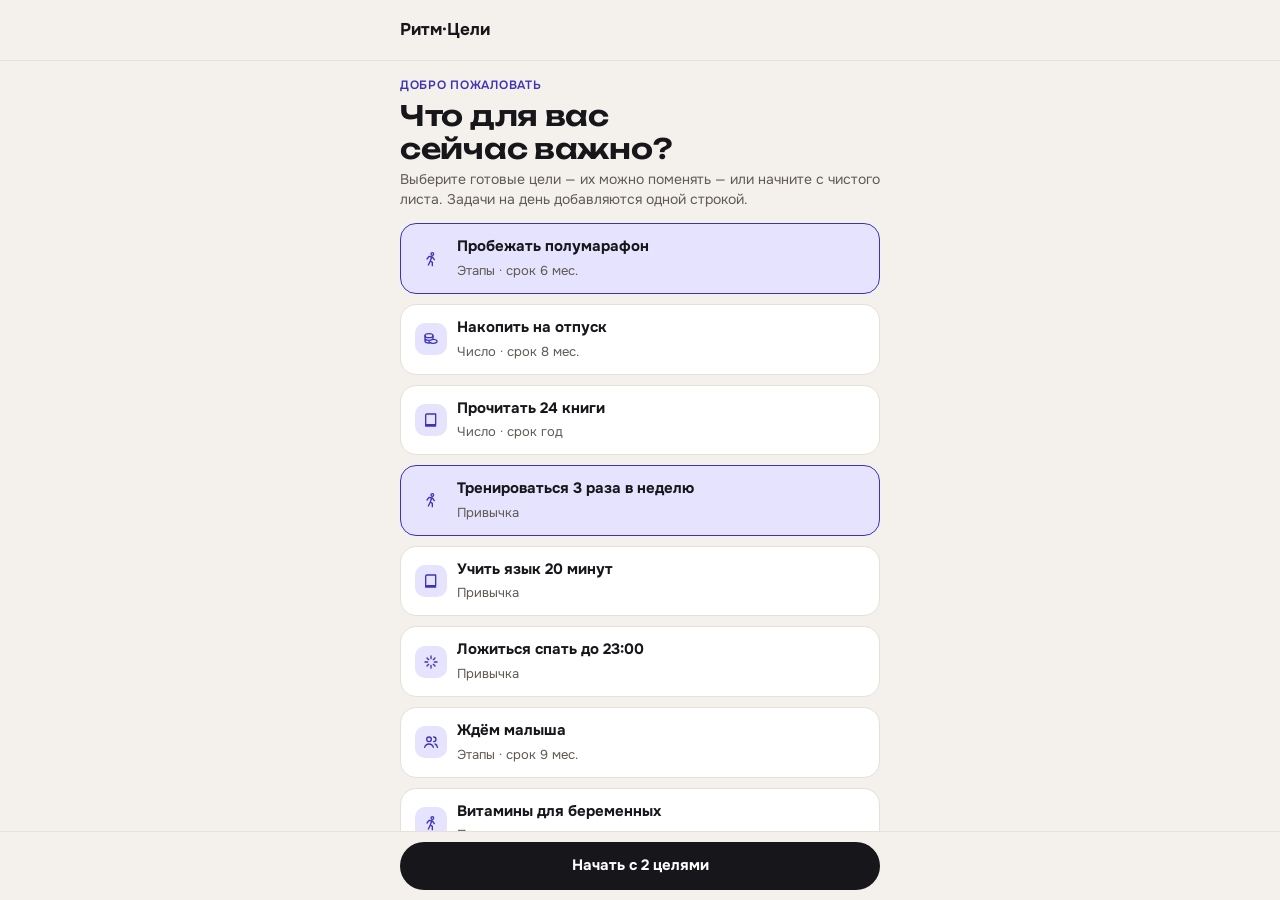
<file: tseli.html>
<!doctype html>
<html lang="ru">
<head>
<meta charset="utf-8">
<meta name="viewport" content="width=device-width,initial-scale=1,viewport-fit=cover">
<meta name="color-scheme" content="light dark">
<meta name="apple-mobile-web-app-capable" content="yes">
<meta name="mobile-web-app-capable" content="yes">
<meta name="apple-mobile-web-app-title" content="Ритм">
<meta name="apple-mobile-web-app-status-bar-style" content="default">
<meta name="theme-color" content="#F4F1EC">
<meta name="format-detection" content="telephone=no">
<link rel="manifest" href="manifest.webmanifest">
<link rel="apple-touch-icon" href="icons/icon-180.png">
<link rel="icon" type="image/png" sizes="192x192" href="icons/icon-192.png">
<link rel="stylesheet" href="ritm-ios.css">
<script>window.RITM_APP=true;window.RITM_IOS=true;window.RITM_PAGE='tseli'</script>
<script src="ritm-ios.js"></script>
<script src="family.js"></script>
</head>
<body>
<title>Ритм·Цели</title>
<style>
:root{
  --bg:#F4F1EC; --card:#FFFFFF; --sunk:#EFEBE4; --line:#E6E0D6; --ink:#17161A; --muted:#5F5A52; --faint:#8C867C;
  --accent:#6E63F2; --accent-ink:#3D33B8; --accent-tint:#E5E3FD; --accent-soft:#B3ADF8; --on-accent:#FFFFFF;
  --btn:#17161A; --on-btn:#FFFFFF;
  --dark-card:#17161A; --on-dark:#FFFFFF; --on-dark-muted:#CFCBC4; --dk-eyebrow:#B3ADFF; --dk-line:#2E2C30;
  --good:#2F7A4D; --good-tint:#E3F2E8; --on-good:#FFFFFF;
  --warn:#8A5A0B; --warn-tint:#FCEFD2; --warn-ink:#6B4507;
  --bad:#B42318; --bad-tint:#FDE7E4; --on-bad:#FFFFFF;
  --shadow:rgba(23,22,26,.18);
  --c-telo:#F0643C; --c-dengi:#2FA36B; --c-pit:#E0A22E; --c-tseli:#6E63F2;
  --f-display:'Unbounded','Onest',system-ui,sans-serif;
  --f-body:'Onest',system-ui,-apple-system,'Segoe UI',sans-serif;
  --r-lg:24px;
}
@media (prefers-color-scheme: dark){:root:not([data-theme="light"]){
  --bg:#121110; --card:#1E1C1A; --sunk:#292623; --line:#36322E; --ink:#F2EEE8; --muted:#AFA89E; --faint:#7E776E;
  --accent:#6E63F2; --accent-ink:#B3ADFF; --accent-tint:#24204A; --accent-soft:#4A43A0; --on-accent:#FFFFFF;
  --btn:#F2EEE8; --on-btn:#17161A;
  --dark-card:#2B2724; --on-dark:#F2EEE8; --on-dark-muted:#BDB5AA; --dk-eyebrow:#B3ADFF; --dk-line:#3E3934;
  --good:#7CCB9A; --good-tint:#1B2C21; --on-good:#0F1F15;
  --warn:#E9B455; --warn-tint:#33280F; --warn-ink:#F2C46A;
  --bad:#FF8A7A; --bad-tint:#3A1C18; --on-bad:#2A0F0B;
  --shadow:rgba(0,0,0,.5); color-scheme:dark;
}}
:root[data-theme="dark"]{
  --bg:#121110; --card:#1E1C1A; --sunk:#292623; --line:#36322E; --ink:#F2EEE8; --muted:#AFA89E; --faint:#7E776E;
  --accent:#6E63F2; --accent-ink:#B3ADFF; --accent-tint:#24204A; --accent-soft:#4A43A0; --on-accent:#FFFFFF;
  --btn:#F2EEE8; --on-btn:#17161A;
  --dark-card:#2B2724; --on-dark:#F2EEE8; --on-dark-muted:#BDB5AA; --dk-eyebrow:#B3ADFF; --dk-line:#3E3934;
  --good:#7CCB9A; --good-tint:#1B2C21; --on-good:#0F1F15;
  --warn:#E9B455; --warn-tint:#33280F; --warn-ink:#F2C46A;
  --bad:#FF8A7A; --bad-tint:#3A1C18; --on-bad:#2A0F0B;
  --shadow:rgba(0,0,0,.5); color-scheme:dark;
}
*{box-sizing:border-box}
html,body{height:100%}
body{margin:0;background:var(--bg);color:var(--ink);font-family:var(--f-body);font-size:15px;line-height:1.45;-webkit-font-smoothing:antialiased;-webkit-tap-highlight-color:transparent}
body.locked{overflow:hidden}
button,input,textarea,select{font:inherit;color:inherit}
button{cursor:pointer}
:focus-visible{outline:2px solid var(--accent);outline-offset:2px}
.app{max-width:480px;margin:0 auto;padding-inline:16px;padding-block:14px calc(100px + env(safe-area-inset-bottom,0px))}
.col{display:flex;flex-direction:column;gap:14px}
.col-s{display:flex;flex-direction:column;gap:10px}
.col-xs{display:flex;flex-direction:column;gap:4px;min-width:0}
.row{display:flex;align-items:center;gap:10px}
.wrap{flex-wrap:wrap}
.gap6{gap:6px}
.between{display:flex;justify-content:space-between;align-items:center;gap:10px}
.top-al{align-items:flex-start}
.grow{flex:1;min-width:0}
.split{display:grid;grid-template-columns:repeat(2,minmax(0,1fr));gap:10px}
.self-start{align-self:flex-start}
.top{display:flex;align-items:center;justify-content:space-between}
.brand{display:flex;align-items:center;gap:10px;font-weight:600}
.tile{width:32px;height:32px;border-radius:10px;background:var(--accent);color:var(--on-accent);display:grid;place-items:center}
.ibtn{width:44px;height:44px;border-radius:50%;border:1px solid var(--line);background:var(--card);display:grid;place-items:center;color:var(--ink);padding:0;flex-shrink:0}
.h1{font-family:var(--f-display);font-weight:600;font-size:28px;line-height:1.15;margin:2px 0 0;letter-spacing:-.01em;text-wrap:balance}
.h2{font-family:var(--f-display);font-weight:600;font-size:21px;line-height:1.25;margin:0;text-wrap:balance}
.h3{font-size:17px;font-weight:700;margin:0}
.sec-h{font-size:16px;font-weight:700;margin:0}
.lede{margin:0;color:var(--muted);font-size:14px}
.p{margin:0}
.note{margin:0;color:var(--muted);font-size:13px}
.lbl{font-size:13px;color:var(--muted)}
.mut{color:var(--muted)}
.eyebrow{font-size:12px;font-weight:600;letter-spacing:.06em;text-transform:uppercase;color:var(--dk-eyebrow)}
.eyebrow-l{font-size:12px;font-weight:600;letter-spacing:.06em;text-transform:uppercase;color:var(--accent-ink)}
.card{background:var(--card);border-radius:var(--r-lg);padding:16px}
.card.dark{background:var(--dark-card);color:var(--on-dark)}
.dk-t{font-size:20px;font-weight:600;margin:0}
.dk-s,.dk-note{margin:0;font-size:14px;color:var(--on-dark-muted)}
.badge{display:inline-flex;align-items:center;min-height:24px;padding:2px 9px;border-radius:999px;font-size:12px;font-weight:700;white-space:nowrap}
.badge.good{background:var(--good-tint);color:var(--good)}
.badge.warn{background:var(--warn-tint);color:var(--warn-ink)}
.badge.bad{background:var(--bad-tint);color:var(--bad)}
.badge.acc{background:var(--accent-tint);color:var(--accent-ink)}
.badge.mut{background:var(--sunk);color:var(--muted)}
.badge.on-dk{background:var(--dk-line);color:var(--on-dark)}
.btn{display:inline-flex;align-items:center;justify-content:center;gap:8px;min-height:48px;padding:0 20px;border-radius:999px;border:1.5px solid transparent;font-weight:700;font-size:15px;background:none;color:var(--ink);text-align:center}
.btn.pri{background:var(--btn);color:var(--on-btn)}
.btn.acc{background:var(--accent);color:var(--on-accent)}
.btn.sec{border-color:var(--ink);color:var(--ink)}
.btn.sec-dk{border-color:var(--on-dark-muted);color:var(--on-dark)}
.btn.ghost{color:var(--accent-ink);padding:0 10px;min-height:40px;font-weight:600}
.btn.danger{background:var(--bad);color:var(--on-bad)}
.danger-t{color:var(--bad)!important}
.btn.sm{min-height:40px;padding:0 14px;font-size:14px}
.btn.blk{width:100%}
.btn[disabled]{opacity:.45;cursor:default}
.btn:active:not([disabled]){transform:scale(.98)}
.chips{display:flex;flex-wrap:wrap;gap:8px}
.chip{min-height:40px;padding:0 14px;border-radius:999px;border:1.5px solid var(--line);background:var(--card);font-size:14px;font-weight:600;color:var(--ink)}
.chip[aria-pressed="true"]{border-color:var(--accent-ink);background:var(--accent-tint);color:var(--accent-ink)}
.scroller{display:flex;gap:8px;overflow-x:auto;padding-bottom:4px;scrollbar-width:none;margin-inline:-16px;padding-inline:16px}
.scroller::-webkit-scrollbar{display:none}
.scroller .chip{flex-shrink:0}
.ready{display:flex;gap:16px;align-items:center}
.ring .rt{fill:none;stroke:var(--sunk);stroke-width:10}
.ring .rv{fill:none;stroke-width:10;stroke-linecap:round;stroke-dashoffset:var(--off)}
.ring.anim .rv{animation:ringIn 1s cubic-bezier(.2,.8,.2,1)}
@keyframes ringIn{from{stroke-dashoffset:var(--full)}}
.ring .rn{font-family:var(--f-display);font-size:28px;font-weight:600;fill:var(--ink)}
.ring .rl{font-size:11px;fill:var(--muted);font-family:var(--f-body)}
.plan-list{list-style:none;margin:0;padding:0;display:flex;flex-direction:column}
.pi{display:grid;grid-template-columns:minmax(0,1fr) auto;gap:2px 12px;padding:8px 0;border-top:1px solid var(--dk-line);align-items:baseline}
.pi:first-child{border-top:none}
.pi-n{font-weight:500;text-align:left;background:none;border:none;padding:0;color:inherit;min-width:0}
.pi-v{font-weight:700;font-variant-numeric:tabular-nums;text-align:right}
.pi-r{grid-column:1/-1;font-size:12px;color:var(--muted)}
.plan-list.lt .pi{border-top-color:var(--line)}
.lnk{text-decoration:underline;text-decoration-color:var(--line);text-underline-offset:3px}
.week{display:grid;grid-template-columns:repeat(7,minmax(0,1fr));gap:4px;text-align:center}
.wd{display:flex;flex-direction:column;align-items:center;gap:4px;font-size:12px;color:var(--muted)}
.wd-dot{width:32px;height:32px;border-radius:50%;background:var(--sunk);display:grid;place-items:center;color:var(--on-accent);box-sizing:border-box}
.wd.plan .wd-dot{background:transparent;border:2px dashed var(--accent)}
.wd.done .wd-dot{background:var(--accent);border:none}
.wd.today .wd-l{color:var(--ink);font-weight:700}
.wd.today .wd-dot{box-shadow:0 0 0 2px var(--card),0 0 0 4px var(--ink)}
.legend{display:flex;gap:14px;font-size:12px;color:var(--muted)}
.lg{display:inline-block;width:10px;height:10px;border-radius:50%;margin-right:6px;vertical-align:-1px;box-sizing:border-box}
.lg.done{background:var(--accent)} .lg.plan{border:2px dashed var(--accent)}
.stats{display:grid;grid-template-columns:repeat(3,minmax(0,1fr));gap:8px}
.stats.s2{grid-template-columns:repeat(2,minmax(0,1fr))}
.stat{background:var(--sunk);border-radius:14px;padding:10px 12px;display:flex;flex-direction:column;gap:2px;min-width:0}
.stat-v{font-family:var(--f-display);font-size:19px;font-weight:600;font-variant-numeric:tabular-nums;line-height:1.25;overflow-wrap:anywhere}
.stat-l{font-size:12px;color:var(--muted)}
.list{background:var(--card);border-radius:var(--r-lg);padding:2px 16px}
.li{display:flex;align-items:center;gap:12px;width:100%;min-height:56px;padding:10px 0;border:none;border-bottom:1px solid var(--line);background:none;text-align:left;color:var(--ink)}
.li:last-child{border-bottom:none}
.li-m{flex:1;min-width:0;display:flex;flex-direction:column;gap:2px}
.li-t{font-weight:600}
.li-s{font-size:13px;color:var(--muted)}
.li-e{font-weight:700;font-variant-numeric:tabular-nums;white-space:nowrap}
.li .chev{color:var(--faint);flex-shrink:0}
.grp-h{font-size:12px;font-weight:700;letter-spacing:.06em;text-transform:uppercase;color:var(--muted);margin:8px 0 -6px}
.stp{display:flex;flex-direction:column;gap:6px;min-width:0}
.stp-c{display:grid;grid-template-columns:44px minmax(0,1fr) 44px;align-items:center;background:var(--sunk);border-radius:16px;padding:4px}
.stp-b{width:44px;height:44px;border-radius:12px;border:none;background:var(--card);font-size:22px;font-weight:600;color:var(--accent-ink);padding:0}
.stp-v{width:100%;min-width:0;border:none;background:transparent;text-align:center;font-family:var(--f-display);font-size:19px;font-weight:600;font-variant-numeric:tabular-nums;padding:0;color:var(--ink)}
.stp-v:focus{outline:none}
.stp-c:focus-within{box-shadow:0 0 0 2px var(--accent)}
.sets{display:flex;flex-direction:column;gap:6px}
@keyframes pop{0%{transform:scale(.6)}100%{transform:scale(1)}}
@keyframes fadeUp{from{transform:translateY(-4px);opacity:.6}}
.warn-t{color:var(--warn)}
#sheet{position:fixed;inset:0;z-index:30;background:var(--bg)}
.sh{display:flex;flex-direction:column;height:100%}
.sh.enter{animation:shIn .28s cubic-bezier(.2,.8,.2,1)}
@keyframes shIn{from{transform:translateY(32px);opacity:.4}}
.sh-in{max-width:480px;margin:0 auto;width:100%}
.sh-head{padding:calc(8px + env(safe-area-inset-top,0px)) 16px 8px;border-bottom:1px solid var(--line);background:var(--bg)}
.sh-head .sh-in{display:flex;align-items:center;gap:10px;min-height:44px}
.sh-t{flex:1;min-width:0}
.sh-title{font-weight:700;font-size:17px;white-space:nowrap;overflow:hidden;text-overflow:ellipsis}
.sh-sub{font-size:13px;color:var(--muted);font-variant-numeric:tabular-nums}
.sh-body{flex:1;overflow-y:auto;-webkit-overflow-scrolling:touch;padding:16px 16px 28px}
.sh-foot{padding:10px 16px calc(10px + env(safe-area-inset-bottom,0px));border-top:1px solid var(--line);background:var(--bg)}
.tabs{position:fixed;left:0;right:0;bottom:0;z-index:10;background:var(--card);border-top:1px solid var(--line);padding:6px 8px calc(6px + env(safe-area-inset-bottom,0px))}
.tabs-in{max-width:480px;margin:0 auto;display:grid;grid-template-columns:repeat(4,minmax(0,1fr))}
.tab{display:flex;flex-direction:column;align-items:center;gap:3px;min-height:52px;justify-content:center;border:none;background:none;color:var(--muted);font-size:11px;font-weight:500;border-radius:12px;padding:0}
.tab[aria-current="page"]{color:var(--accent-ink);font-weight:700}
.fld{display:flex;flex-direction:column;gap:6px;min-width:0}
.inp{width:100%;min-height:48px;border-radius:14px;border:1.5px solid var(--line);background:var(--card);padding:0 14px;font-size:16px;color:var(--ink)}
.inp:focus{outline:none;border-color:var(--accent)}
.search{position:relative}
.search svg{position:absolute;left:14px;top:14px;color:var(--muted)}
.search .inp{padding-left:42px}
.callout{border-radius:16px;padding:12px 14px;display:flex;flex-direction:column;gap:6px;font-size:14px;align-items:flex-start}
.callout p{margin:0}
.callout.warn{background:var(--warn-tint);color:var(--warn-ink)}
.callout.acc{background:var(--accent-tint);color:var(--accent-ink)}
.callout.good{background:var(--good-tint);color:var(--good)}
.callout.mut{background:var(--sunk);color:var(--ink)}
.callout .btn.ghost{color:inherit;padding:0;min-height:32px;text-decoration:underline;text-underline-offset:3px}
.confirm{background:var(--bad-tint);border-radius:16px;padding:12px;display:flex;flex-direction:column;gap:10px}
.confirm p{margin:0;color:var(--bad);font-weight:600}
.bar{height:8px;border-radius:4px;background:var(--sunk);overflow:hidden}
.bar>i{display:block;height:100%;border-radius:4px;background:var(--accent)}
.cues{margin:0;padding-left:20px;display:flex;flex-direction:column;gap:6px}
.chart{width:100%;height:auto;display:block;touch-action:pan-y}
.c-grid{stroke:var(--line);stroke-width:1}
.c-lbl{fill:var(--muted);font-size:11px;font-family:var(--f-body)}
.c-area{fill:var(--accent-tint)}
.c-line{fill:none;stroke:var(--accent);stroke-width:2;stroke-linejoin:round;stroke-linecap:round}
.c-dot{fill:var(--accent);stroke:var(--card);stroke-width:2}
.c-pt{fill:var(--card);stroke:var(--accent);stroke-width:2}
.c-guide{stroke:var(--faint);stroke-dasharray:3 3}
.c-tip{fill:var(--ink)}
.c-tipt{fill:var(--bg);font-size:12px;font-weight:700;font-family:var(--f-body)}
.c-hit{fill:transparent;cursor:pointer}
.dchip{display:inline-grid;place-items:center;min-width:36px;height:30px;padding:0 8px;border-radius:999px;font-size:12px;font-weight:600;background:var(--sunk);color:var(--muted)}
.dchip.on{background:var(--accent-tint);color:var(--accent-ink)}
.toast{position:fixed;left:50%;bottom:calc(156px + env(safe-area-inset-bottom,0px));transform:translateX(-50%);z-index:50;width:max-content;max-width:calc(100% - 32px);background:var(--ink);color:var(--bg);padding:12px 16px;border-radius:14px;font-size:14px;font-weight:600;box-shadow:0 8px 24px var(--shadow);animation:fadeUp .2s ease-out}
details.card summary{font-weight:700;cursor:pointer;list-style:none;display:flex;justify-content:space-between;align-items:center;min-height:28px}
details.card summary::-webkit-details-marker{display:none}
details.card[open] summary{margin-bottom:10px}
details.card[open] summary svg{transform:rotate(90deg)}
.tpl{display:flex;flex-direction:column;gap:6px;text-align:left;border:1.5px solid var(--line);background:var(--card);border-radius:20px;padding:14px;width:100%;color:var(--ink)}
.tpl[aria-pressed="true"]{border-color:var(--accent);box-shadow:inset 0 0 0 1px var(--accent)}
.tpl-t{font-weight:700;font-size:16px}
.splash{display:grid;place-items:center;min-height:50vh;color:var(--muted);text-align:center}
.seg2{display:inline-grid;grid-template-columns:1fr 1fr;gap:2px;background:var(--card);border-radius:999px;padding:3px}
.seg2-b{min-height:34px;padding:0 12px;border:none;border-radius:999px;background:none;font-size:13px;font-weight:600;color:var(--muted)}
.seg2-b[aria-checked="true"]{background:var(--accent-tint);color:var(--accent-ink)}
.ta{min-height:120px;padding:12px 14px;font-size:13px;font-family:ui-monospace,Menlo,Consolas,monospace;resize:vertical;line-height:1.4}
.ph{display:grid;place-items:center;text-align:center;gap:8px;padding:28px 16px;color:var(--muted)}
@media (prefers-reduced-motion: reduce){*,*::before,*::after{animation:none!important;transition:none!important}}
/* Столбики */
.bars{display:flex;gap:6px;align-items:stretch}
.bc{flex:1;min-width:0;display:flex;flex-direction:column;align-items:center;gap:4px}
.bc-v{font-size:11px;font-weight:700;color:var(--muted);min-height:15px;white-space:nowrap;font-variant-numeric:tabular-nums}
.bc-t{width:100%;height:110px;display:flex;align-items:flex-end;background:var(--sunk);border-radius:8px;overflow:hidden}
.bc-t i{display:block;width:100%;background:var(--accent-soft);border-radius:8px 8px 0 0;transition:height .5s cubic-bezier(.2,.8,.2,1)}
.bc.cur .bc-t i{background:var(--accent)} .bc.cur .bc-v,.bc.cur .bc-l{color:var(--accent-ink)}
.bc.dim .bc-t i{background:repeating-linear-gradient(135deg,var(--accent-soft) 0 5px,var(--accent-tint) 5px 10px)}
.bc-l{font-size:11px;min-height:15px;color:var(--muted);max-width:100%;overflow:hidden;text-overflow:ellipsis;white-space:nowrap;text-align:center}
.bars.dense .bc-l{font-size:10px;overflow:visible;text-overflow:clip;max-width:none} .bars.dense .bc-v{font-size:10px}
.bc-s{font-size:10px;color:var(--faint);white-space:nowrap}
[hidden]{display:none!important}
.vh{position:absolute;width:1px;height:1px;overflow:hidden;clip:rect(0 0 0 0);white-space:nowrap}
.seg2-b[disabled]{opacity:.4}
/* Сегмент во всю ширину */
.seg{display:grid;grid-auto-flow:column;grid-auto-columns:minmax(0,1fr);gap:2px;background:var(--sunk);border-radius:999px;padding:3px}
.seg-b{min-height:40px;padding:0 8px;border:none;border-radius:999px;background:none;font-size:14px;font-weight:600;color:var(--muted);white-space:nowrap;overflow:hidden;text-overflow:ellipsis}
.seg-b[aria-checked="true"]{background:var(--card);color:var(--ink);box-shadow:0 1px 3px var(--shadow)}
.seg.on-card{background:var(--sunk)}
/* Главная карточка-число */
.hero{display:flex;flex-direction:column;gap:10px}
.hero-v{font-family:var(--f-display);font-size:36px;font-weight:600;line-height:1.1;font-variant-numeric:tabular-nums;letter-spacing:-.01em;overflow-wrap:anywhere}
.hero-v.md{font-size:28px}
.hero-v small{font-size:.5em;font-weight:500;color:inherit;opacity:.75;margin-left:4px}
.card.dark .lbl,.card.dark .note{color:var(--on-dark-muted)}
.pbar{position:relative;height:8px;border-radius:4px;background:var(--sunk);overflow:visible}
.card.dark .pbar{background:var(--dk-line)}
.pbar>i{display:block;height:100%;border-radius:4px;background:var(--accent);max-width:100%;transition:width .5s cubic-bezier(.2,.8,.2,1)}
.pbar.over>i{background:var(--bad)}
.pbar.good>i{background:var(--good)}
.pbar .mark{position:absolute;top:-4px;bottom:-4px;width:2px;border-radius:1px;background:var(--ink)}
.card.dark .pbar .mark{background:var(--on-dark)}
.row-b{display:flex;justify-content:space-between;gap:10px;align-items:baseline}
.num{font-variant-numeric:tabular-nums;white-space:nowrap}
.b{font-weight:700}
.bad-t{color:var(--bad)} .good-t{color:var(--good)} .acc-t{color:var(--accent-ink)}
.pill{display:inline-flex;align-items:center;gap:6px;align-self:flex-start;padding:8px 12px;border-radius:12px;background:var(--accent-tint);color:var(--accent-ink);font-size:14px;font-weight:600}
.card.dark .pill{background:var(--accent);color:var(--on-accent)}
/* Плавающая кнопка */
.fab{position:fixed;right:max(16px,calc(50% - 224px));bottom:calc(84px + env(safe-area-inset-bottom,0px));z-index:12;width:60px;height:60px;border-radius:50%;border:none;background:var(--btn);color:var(--on-btn);display:grid;place-items:center;box-shadow:0 8px 24px var(--shadow)}
.fab:active{transform:scale(.95)}
/* Цифровая клавиатура */
.amt{display:flex;flex-direction:column;align-items:center;gap:2px;padding:6px 0 2px}
.amt-v{font-family:var(--f-display);font-size:40px;font-weight:600;font-variant-numeric:tabular-nums;line-height:1.15;max-width:100%;overflow-wrap:anywhere;text-align:center}
.amt-v.empty{color:var(--faint)}
.amt-x{font-size:14px;color:var(--muted);min-height:20px}
.kp{display:grid;grid-template-columns:repeat(4,minmax(0,1fr));gap:8px}
.kp-b{min-height:52px;border-radius:14px;border:none;background:var(--card);font-family:var(--f-display);font-size:21px;font-weight:600;color:var(--ink);padding:0;display:grid;place-items:center;font-variant-numeric:tabular-nums}
.kp-b.op{background:var(--sunk);color:var(--accent-ink);font-family:var(--f-body);font-size:18px}
.kp-b:active{background:var(--accent-tint)}
/* Чип связи */
.lchip{display:inline-flex;align-items:center;gap:6px;font-size:12px;font-weight:600;color:var(--muted);white-space:nowrap}
.lchip i{width:8px;height:8px;border-radius:50%;flex-shrink:0}
/* Строка с иконкой */
.ico{width:40px;height:40px;border-radius:12px;background:var(--accent-tint);color:var(--accent-ink);display:grid;place-items:center;flex-shrink:0}
.ico.mut{background:var(--sunk);color:var(--muted)}
.ico.sm{width:32px;height:32px;border-radius:10px}
/* Чекбокс задачи */
.chk{width:28px;height:28px;border-radius:9px;border:2px solid var(--faint);background:var(--card);display:grid;place-items:center;color:transparent;flex-shrink:0;padding:0}
.chk.on{background:var(--accent);border-color:var(--accent);color:var(--on-accent)}
.chk.on.pop{animation:pop .35s cubic-bezier(.2,1.6,.4,1)}
@keyframes pop{0%{transform:scale(.6)}100%{transform:scale(1)}}
.chk-hit{display:grid;place-items:center;width:44px;height:44px;margin:-8px -8px -8px -10px;background:none;border:none;padding:0;flex-shrink:0}
.done-t{text-decoration:line-through;color:var(--muted)}
/* Кольцо */
.ring2{display:block;flex-shrink:0}
.ring2 .rt{fill:none;stroke:var(--sunk)}
.ring2 .rv{fill:none;stroke:var(--accent);stroke-linecap:round;transition:stroke-dashoffset .6s cubic-bezier(.2,.8,.2,1)}
.ring2 .rv.good{stroke:var(--good)}
.ring2 text{font-family:var(--f-display);font-weight:600;fill:var(--ink)}
/* Кольцевая диаграмма */
.donut{display:block;margin:0 auto}
.donut path{stroke:var(--card);stroke-width:2}
.dot{display:inline-block;width:10px;height:10px;border-radius:50%;flex-shrink:0}
/* Пустое состояние */
.empty{display:flex;flex-direction:column;align-items:center;text-align:center;gap:10px;padding:24px 12px;color:var(--muted)}
.empty .ico{width:56px;height:56px;border-radius:18px}
/* Шаги онбординга */
.dots{display:flex;gap:6px}
.dots i{flex:1;height:4px;border-radius:2px;background:var(--line)}
.dots i.on{background:var(--accent)}
.top .row{gap:8px}
.mnav{display:flex;align-items:center;gap:4px}
.mnav .ibtn{width:40px;height:40px}
.mnav-t{font-weight:700;min-width:110px;text-align:center}
.inp.sm{min-height:44px;font-size:15px}
textarea.inp{padding:12px 14px;min-height:96px;resize:vertical;line-height:1.4}
select.inp{appearance:none;background-image:none}
.swatch{width:12px;height:12px;border-radius:4px;display:inline-block}
.kv{display:grid;grid-template-columns:minmax(0,1fr) auto;gap:6px 12px;font-size:14px}
.kv span:nth-child(even){text-align:right;font-weight:600;font-variant-numeric:tabular-nums}
.toast-u{background:none;border:none;color:inherit;font-weight:700;text-decoration:underline;text-underline-offset:3px;padding:4px 0 4px 10px;cursor:pointer}
.top .row .ibtn{flex-shrink:0}
.card.dark .ring2 text{fill:var(--on-dark)} .card.dark .ring2 .rt{stroke:var(--dk-line)}
.sh .toast{bottom:calc(96px + env(safe-area-inset-bottom,0px))}
body.locked .toast{top:calc(66px + env(safe-area-inset-top,0px));bottom:auto}
.toast{pointer-events:none} .toast-u{pointer-events:auto}
.fam{display:grid;grid-template-columns:repeat(3,minmax(0,1fr));gap:8px}
.fam-b{display:flex;flex-direction:column;align-items:center;gap:6px;padding:10px 4px;border-radius:16px;border:1.5px solid var(--line);background:var(--card);color:var(--ink);font-size:13px;font-weight:600}
.fam-i{width:40px;height:40px;border-radius:12px;display:grid;place-items:center;color:#17161A}
.app{padding-bottom:calc(170px + env(safe-area-inset-bottom,0px))}

/* Ритм·Цели */
.today-h{display:flex;align-items:center;gap:12px}
.gscroll{display:flex;gap:10px;overflow-x:auto;margin-inline:-16px;padding:2px 16px 6px;scrollbar-width:none}
.gscroll::-webkit-scrollbar{display:none}
.gcard{flex:0 0 132px;display:flex;flex-direction:column;align-items:flex-start;gap:6px;background:var(--card);border:none;border-radius:20px;padding:14px;text-align:left;color:var(--ink)}
.gcard.add{align-items:center;justify-content:center;color:var(--accent-ink);background:var(--accent-tint);flex-basis:110px}
.gc-n{font-weight:700;font-size:14px;line-height:1.25;display:-webkit-box;-webkit-line-clamp:2;-webkit-box-orient:vertical;overflow:hidden}
.gc-s{font-size:12px;color:var(--muted)}
.tlist{background:var(--card);border-radius:var(--r-lg);padding:4px 12px}
.trow{display:flex;align-items:center;gap:6px;min-height:56px;border-bottom:1px solid var(--line)}
.trow:last-child{border-bottom:none}
.trow .chk-hit{margin:0}
.tmain{flex:1;min-width:0;display:flex;flex-direction:column;gap:2px;background:none;border:none;padding:8px 0;text-align:left;color:var(--ink)}
.tt{font-weight:600;overflow-wrap:anywhere}
.tmeta{display:flex;flex-wrap:wrap;align-items:center;gap:2px 6px;font-size:12px;color:var(--muted)}
.tmeta svg{vertical-align:-2px}
.sep{color:var(--faint)}
.gchip{display:inline-flex;align-items:center;gap:4px;color:var(--accent-ink);font-weight:600}
.chk.round{border-radius:50%}
.chk.ext{border-style:dashed}
.trow.is-done .tt{font-weight:500}
.ibtn.ghostb{border:none;background:none;color:var(--faint)}
.qadd{display:flex;flex-direction:column;gap:6px}
.addrow{display:flex;gap:8px;align-items:center}
.addrow .inp{flex:1}
.qa-hint{min-height:18px;padding-left:4px}
.empty.sm{padding:14px 8px}
.gbig{display:flex;align-items:center;gap:14px;width:100%;background:var(--card);border:none;border-radius:var(--r-lg);padding:16px;text-align:left;color:var(--ink)}
.gb-c{font-size:12px;color:var(--muted);display:flex;align-items:center;gap:4px;flex-wrap:wrap}
.gb-n{font-size:16px}
.good-t{color:var(--good)} .warn-t{color:var(--warn)} .bad-t{color:var(--bad)}
.catrow{display:flex;align-items:center;gap:12px;width:100%;background:none;border:none;padding:6px 0;text-align:left;color:var(--ink);min-height:44px}
.day{display:flex;flex-direction:column;gap:6px}
.day-h{display:flex;align-items:center;gap:8px}
.day-n{font-weight:700;flex:1}
.day.today .day-n{color:var(--accent-ink)}
.day.past{opacity:.7}
.wdays{display:grid;grid-template-columns:repeat(7,minmax(0,1fr));gap:4px;margin-top:6px}
.wdays .chip{padding:0;min-width:0}
.hero-name{font-family:var(--f-display);font-size:20px;font-weight:600;line-height:1.25}
.tline{display:flex;flex-direction:column}
.tl-i{display:flex;align-items:center;gap:6px;min-height:48px;position:relative}
.tl-i:not(:last-child)::after{content:'';position:absolute;left:13px;top:38px;bottom:-10px;width:2px;background:var(--line)}
.tl-i.done:not(:last-child)::after{background:var(--accent)}
.tl-i.cur .chk{border-color:var(--accent);box-shadow:0 0 0 3px var(--accent-tint)}
.hgrid{display:grid;grid-template-columns:repeat(7,minmax(0,1fr));gap:4px;max-width:280px;width:100%;align-self:center}
.hg-l{font-size:11px;color:var(--muted);text-align:center}
.hg{aspect-ratio:1;border-radius:7px;background:var(--sunk)}
.hg.on{background:var(--accent)}
.hg.today{box-shadow:inset 0 0 0 2px var(--ink)}
.hg.fut{opacity:.35}
.opt{display:flex;flex-direction:column;align-items:flex-start;gap:2px;width:100%;padding:12px 14px;border-radius:16px;border:1.5px solid var(--line);background:var(--card);text-align:left;color:var(--ink)}
.opt[aria-pressed="true"]{border-color:var(--accent-ink);background:var(--accent-tint)}
.ichip{display:inline-flex;align-items:center;gap:6px}
.datechip{display:inline-flex;align-items:center;gap:6px;cursor:pointer;position:relative}
.datechip[aria-pressed="true"]{border-color:var(--accent-ink);background:var(--accent-tint);color:var(--accent-ink)}
.datechip input{position:absolute;inset:0;opacity:0;width:100%;height:100%;cursor:pointer}
.cardbtn{width:100%;text-align:left;border:none;color:inherit;font:inherit;cursor:pointer}
.callout.cardbtn{display:flex}

.gchip.fam{color:var(--muted)}

</style>

<main id="view" class="app"></main>
<button id="fab" class="fab" data-a="fabAdd" aria-label="Добавить" hidden><svg width="28" height="28" viewBox="0 0 24 24" fill="none" stroke="currentColor" stroke-width="2.2" stroke-linecap="round" aria-hidden="true"><path d="M12 5v14M5 12h14"/></svg></button>
<nav class="tabs" aria-label="Разделы">
  <div class="tabs-in">
    <button class="tab" data-a="tab" data-t="today"><svg width="24" height="24" viewBox="0 0 24 24" fill="none" stroke="currentColor" stroke-width="2" stroke-linecap="round" stroke-linejoin="round" aria-hidden="true"><rect x="4" y="4" width="16" height="16" rx="4"/><path d="M8.5 12.5l2.5 2.5 4.5-5"/></svg><span>Сегодня</span></button>
    <button class="tab" data-a="tab" data-t="goals"><svg width="24" height="24" viewBox="0 0 24 24" fill="none" stroke="currentColor" stroke-width="2" stroke-linecap="round" stroke-linejoin="round" aria-hidden="true"><circle cx="12" cy="12" r="9"/><circle cx="12" cy="12" r="5"/><path d="M12 12l7-7M16 5h3v3"/></svg><span>Цели</span></button>
    <button class="tab" data-a="tab" data-t="plan"><svg width="24" height="24" viewBox="0 0 24 24" fill="none" stroke="currentColor" stroke-width="2" stroke-linecap="round" stroke-linejoin="round" aria-hidden="true"><rect x="4" y="5" width="16" height="15" rx="3"/><path d="M4 10h16M9 3v4M15 3v4"/></svg><span>План</span></button>
    <button class="tab" data-a="tab" data-t="stats"><svg width="24" height="24" viewBox="0 0 24 24" fill="none" stroke="currentColor" stroke-width="2" stroke-linecap="round" stroke-linejoin="round" aria-hidden="true"><path d="M4 20V10M10 20V4M16 20v-7M22 20H2"/></svg><span>Итоги</span></button>
  </div>
</nav>
<div id="sheet" hidden></div>
<div id="toast" class="toast" role="status" aria-live="polite" hidden></div>

<script>
'use strict';
/* ============ Ритм · общее ядро ============
   Утилиты, иконки, хранение (облако Claude или телефон), листы, история «Назад», резервная копия,
   связи между приложениями семейства. Конфигурация приложения — объект APP, задаётся до ядра. */

/* ---------- Справочники и утилиты ---------- */
const WD=['Пн','Вт','Ср','Чт','Пт','Сб','Вс'];
const WD_FULL=['Понедельник','Вторник','Среда','Четверг','Пятница','Суббота','Воскресенье'];
const WD_ACC=['понедельник','вторник','среду','четверг','пятницу','субботу','воскресенье'];
const MON_G=['января','февраля','марта','апреля','мая','июня','июля','августа','сентября','октября','ноября','декабря'];
const MON_S=['янв','фев','мар','апр','мая','июн','июл','авг','сен','окт','ноя','дек'];
const MON_SN=['янв','фев','мар','апр','май','июн','июл','авг','сен','окт','ноя','дек'];
const MON_N=['Январь','Февраль','Март','Апрель','Май','Июнь','Июль','Август','Сентябрь','Октябрь','Ноябрь','Декабрь'];
const esc=s=>String(s==null?'':s).replace(/[&<>"']/g,c=>({'&':'&amp;','<':'&lt;','>':'&gt;','"':'&quot;',"'":'&#39;'}[c]));
const uid=()=>Math.random().toString(36).slice(2,9)+Date.now().toString(36).slice(-4);
const clone=o=>JSON.parse(JSON.stringify(o));
const clamp=(v,a,b)=>Math.min(b,Math.max(a,v));
const r1=v=>Math.round(v*10)/10;
const r2=v=>Math.round(v*100)/100;
const sum=(a,f)=>a.reduce((s,x)=>s+(f?f(x):x),0);
function fmt(v,d=1){ if(v==null||!isFinite(v)) return '—'; const neg=v<0; v=Math.abs(v); let s=(Math.round(v*Math.pow(10,d))/Math.pow(10,d)).toFixed(d); if(s.indexOf('.')>=0) s=s.replace(/0+$/,'').replace(/\.$/,''); let [i,f]=s.split('.'); i=i.replace(/\B(?=(\d{3})+(?!\d))/g,'\u00a0'); return (neg?'−':'')+i+(f?','+f:''); }
function fmtIn(v){ if(v==null||!isFinite(v)) return ''; return String(r2(v)).replace('.',','); }
function parseNum(s){ const v=parseFloat(String(s).replace(',','.').replace(/[\s ]/g,'')); return isFinite(v)?v:null; }
function dkey(d=new Date()){ return d.getFullYear()+'-'+String(d.getMonth()+1).padStart(2,'0')+'-'+String(d.getDate()).padStart(2,'0'); }
function pkey(k){ const [y,m,d]=k.split('-').map(Number); return new Date(y,m-1,d||1,12); }
function mkey(k){ return k.slice(0,7); }
function dBetween(a,b){ return Math.round((pkey(b)-pkey(a))/864e5); }
function addDays(k,n){ const d=pkey(k); d.setDate(d.getDate()+n); return dkey(d); }
function addMonths(k,n){ const d=pkey(k); const day=d.getDate(); d.setDate(1); d.setMonth(d.getMonth()+n); const last=new Date(d.getFullYear(),d.getMonth()+1,0).getDate(); d.setDate(Math.min(day,last)); return dkey(d); }
function daysInMonth(k){ const d=pkey(k); return new Date(d.getFullYear(),d.getMonth()+1,0).getDate(); }
function wdi(k){ return (pkey(k).getDay()+6)%7; }
function weekStart(k){ return addDays(k,-wdi(k)); }
function fmtDay(k){ const d=pkey(k); return d.getDate()+' '+MON_S[d.getMonth()]; }
function fmtDayG(k){ const d=pkey(k); return d.getDate()+' '+MON_G[d.getMonth()]; }
function fmtLong(k){ const d=pkey(k); return WD_FULL[wdi(k)]+', '+d.getDate()+' '+MON_G[d.getMonth()]; }
function fmtMonth(m){ const [y,mm]=m.split('-').map(Number); const t=MON_N[mm-1]; return y===new Date().getFullYear()?t:t+' '+y; }
function relDay(k){ const t=dkey(); const n=dBetween(t,k); if(n===0) return 'Сегодня'; if(n===1) return 'Завтра'; if(n===-1) return 'Вчера'; if(n===2) return 'Послезавтра'; return (n>-7&&n<7?WD[wdi(k)]+', ':'')+fmtDay(k); }
function plural(n,f){ n=Math.abs(Math.round(n))%100; const n1=n%10; if(n>10&&n<20) return f[2]; if(n1>1&&n1<5) return f[1]; if(n1===1) return f[0]; return f[2]; }
function pl(n,f){ return fmt(n,0)+' '+plural(n,f); }
const DAYS=['день','дня','дней'];

/* ---------- Иконки (контур, линия 2, сетка 24) ---------- */
const IC={
 back:'<path d="M15 5l-7 7 7 7"/>',down:'<path d="M5 9l7 7 7-7"/>',close:'<path d="M6 6l12 12M18 6L6 18"/>',plus:'<path d="M12 5v14M5 12h14"/>',minus:'<path d="M5 12h14"/>',
 check:'<path d="M5 12.5l4.5 4.5L19 7.5"/>',right:'<path d="M9 5l7 7-7 7"/>',left:'<path d="M15 5l-7 7 7 7"/>',search:'<circle cx="11" cy="11" r="6.5"/><path d="M16 16l4 4"/>',
 user:'<circle cx="12" cy="8" r="4"/><path d="M4 21c1.5-4 4.5-6 8-6s6.5 2 8 6"/>',gear:'<circle cx="12" cy="12" r="3"/><path d="M12 2v3M12 19v3M4.2 4.2l2.1 2.1M17.7 17.7l2.1 2.1M2 12h3M19 12h3M4.2 19.8l2.1-2.1M17.7 6.3l2.1-2.1"/>',
 trash:'<path d="M4 7h16M10 11v6M14 11v6M6 7l1 13h10l1-13M9 7V4h6v3"/>',edit:'<path d="M4 20h4L19 9l-4-4L4 16zM13.5 6.5l4 4"/>',
 cal:'<rect x="4" y="5" width="16" height="15" rx="3"/><path d="M4 10h16M9 3v4M15 3v4"/>',clock:'<circle cx="12" cy="12" r="8.5"/><path d="M12 7.5V12l3 2"/>',
 chart:'<path d="M4 20V10M10 20V4M16 20v-7M22 20H2"/>',list:'<path d="M9 6h11M9 12h11M9 18h11M4 6h.01M4 12h.01M4 18h.01"/>',
 star:'<path d="M12 3.5l2.6 5.3 5.9.9-4.3 4.1 1 5.8L12 16.9l-5.2 2.7 1-5.8-4.3-4.1 5.9-.9z"/>',
 swap:'<path d="M7 4L3 8l4 4M3 8h14M17 20l4-4-4-4M21 16H7"/>',repeat:'<path d="M17 2l4 4-4 4M3 11V9a3 3 0 0 1 3-3h15M7 22l-4-4 4-4M21 13v2a3 3 0 0 1-3 3H3"/>',
 bell:'<path d="M6 16V11a6 6 0 0 1 12 0v5l2 2H4zM10 21h4"/>',info:'<circle cx="12" cy="12" r="9"/><path d="M12 11v6M12 7.5v.01"/>',
 warn:'<path d="M12 3l10 18H2zM12 10v5M12 18v.01"/>',flag:'<path d="M5 21V4M5 4h11l-2 4 2 4H5"/>',target:'<circle cx="12" cy="12" r="9"/><circle cx="12" cy="12" r="5"/><circle cx="12" cy="12" r="1"/>',
 copy:'<rect x="8" y="8" width="12" height="12" rx="2"/><path d="M16 8V5a1 1 0 0 0-1-1H5a1 1 0 0 0-1 1v10a1 1 0 0 0 1 1h3"/>',
 up:'<path d="M12 19V5M6 11l6-6 6 6"/>',dn:'<path d="M12 5v14M6 13l6 6 6-6"/>',dots:'<circle cx="5" cy="12" r="1"/><circle cx="12" cy="12" r="1"/><circle cx="19" cy="12" r="1"/>',
 bksp:'<path d="M9 5h11v14H9l-6-7zM12 9.5l5 5M17 9.5l-5 5"/>',sun:'<circle cx="12" cy="12" r="4"/><path d="M12 2v2M12 20v2M2 12h2M20 12h2M4.9 4.9l1.4 1.4M17.7 17.7l1.4 1.4M4.9 19.1l1.4-1.4M17.7 6.3l1.4-1.4"/>',
 // семейство
 pulse:'<path d="M3 12h4l2-5 4 10 2-5h6"/>',wallet:'<path d="M4 7a2 2 0 0 1 2-2h12v4M4 7v11a2 2 0 0 0 2 2h14V9H6a2 2 0 0 1-2-2zM16 14.5h.01"/>',
 apple:'<path d="M12 7c-1.5-1.3-4-1.5-5.5 0C4.4 9 5 14 7 17.5c1.2 2 2.8 3 5 2 2.2 1 3.8 0 5-2 2-3.5 2.6-8.5.5-10.5-1.5-1.5-4-1.3-5.5 0zM12 7c0-2 1-3.5 3-4"/>',
 goal:'<circle cx="12" cy="12" r="9"/><circle cx="12" cy="12" r="5"/><path d="M12 12l7-7M16 5h3v3"/>',
 lock:'<rect x="5" y="11" width="14" height="10" rx="2"/><path d="M8 11V7a4 4 0 0 1 8 0v4"/>',
 users:'<path d="M9 11a4 4 0 1 0 0-8 4 4 0 0 0 0 8zM2 21v-1a6 6 0 0 1 6-6h2a6 6 0 0 1 6 6v1M16 3.13a4 4 0 0 1 0 7.75M22 21v-1a6 6 0 0 0-4-5.65"/>'
};
/* Семья (family.js в Android и iPhone): общие задачи, траты, покупки */
function famOn(){ try{ return typeof Fam!=='undefined'&&Fam.on(); }catch(e){ return false; } }
function famTag(id){ return famOn()&&id?' '+Fam.tag(id):''; }
/* «Личное» или одна из семей: одна семья — переключатель «Для семьи», несколько — выбор */
function famOf(x){ return famOn()?Fam.scopeOf(x):null; }
function famChip(act,cur,extra=''){ if(!famOn()) return ''; const L=Fam.list(); const sc=famOf({fam:cur});
 if(L.length===1) return `<button class="chip ichip" data-a="${act}" data-v="${sc?'':L[0].id}" ${extra} aria-pressed="${!!sc}">${ic('users',16)} Для семьи</button>`;
 return `<button class="chip" data-a="${act}" data-v="" ${extra} aria-pressed="${!sc}">Личное</button>`+L.map(f=>`<button class="chip ichip" data-a="${act}" data-v="${f.id}" ${extra} aria-pressed="${sc===f.id}">${ic('users',16)} ${esc(f.name)}</button>`).join(''); }
function famLabel(x){ const fid=famOf(x); return fid?(Fam.list().length>1?Fam.famName(fid):'семья'):''; }
/* фильтр «Все · Личные · Семейные» */
function scopeChips(act,cur){ if(!famOn()) return ''; const L=Fam.list(); const items=[['all','Все'],['me','Личные'],...(L.length>1?L.map(f=>[f.id,f.name]):[['fam','Семейные']])];
 return items.map(([v,l])=>`<button class="chip" data-a="${act}" data-v="${esc(v)}" aria-pressed="${(cur||'all')===v}">${esc(l)}</button>`).join(''); }
function inScope(x,sc){ if(!sc||sc==='all'||!famOn()) return true; const f=famOf(x); if(sc==='me') return !f; if(sc==='fam') return !!f; return f===sc; }
function ic(n,s=20){ return `<svg width="${s}" height="${s}" viewBox="0 0 24 24" fill="none" stroke="currentColor" stroke-width="2" stroke-linecap="round" stroke-linejoin="round" aria-hidden="true">${IC[n]||IC.dots}</svg>`; }

/* ---------- Семейство: цвета и данные других приложений ---------- */
const FAMILY={telo:{n:'Тело',c:'var(--c-telo)',ic:'pulse'},dengi:{n:'Деньги',c:'var(--c-dengi)',ic:'wallet'},pit:{n:'Питание',c:'var(--c-pit)',ic:'apple'},tseli:{n:'Цели',c:'var(--c-tseli)',ic:'goal'}};
function lchip(app){ const f=FAMILY[app]; return `<span class="lchip"><i style="background:${f.c}"></i>из Ритм·${f.n}</span>`; }
function lsGet(k){ try{ const v=localStorage.getItem(k); return v?JSON.parse(v):null; }catch(e){ return null; } }
const LSRAW={};
function lsSet(k,v){ try{ const t=JSON.stringify(v); localStorage.setItem(k,t); LSRAW[k]=t; return true; }catch(e){ return false; } }
function lsRaw(k){ try{ return localStorage.getItem(k); }catch(e){ return null; } }
/* Данные соседей видны, когда приложения работают вместе (Android-семейство: общее хранилище). */
const Family={
 _c:{},
 read(app){ if(app===APP.id) return null; const now=Date.now(); const c=this._c[app]; if(c&&now-c.t<1500) return c.v; let v=null;
  if(app==='telo'){ const s=lsGet('ritm-telo-state-v1'), w=lsGet('ritm-telo-workouts-v1'); if(s&&s.profile&&s.profile.done) v={state:s,workouts:Array.isArray(w)?w:[]}; }
  else { const s=lsGet('ritm-'+app+'-state-v1'), b=lsGet('ritm-'+app+'-b-v1'); if(s&&s.setup) v={state:s,b:b||{}}; }
  this._c[app]={t:now,v}; return v; },
 has(app){ return !!this.read(app); },
 open(app){ try{ if(window.RitmNative&&window.RitmNative.open){ window.RitmNative.open(app); return true; } }catch(e){} return false; },
 canOpen(){ try{ return !!(window.RitmNative&&window.RitmNative.open); }catch(e){ return false; } }
};

/* ---------- Беременность: одна запись на все приложения ----------
   p = {on, due:'ГГГГ-ММ-ДД' (предполагаемая дата родов), kg0 (вес до беременности), u (время правки)}.
   В Android и iPhone приложения делят её через localStorage (ключ ritm-preg-state-v1 входит в копию всего Ритма). */
const PREG_K='ritm-preg-state-v1';
function pregInfo(p,k=dkey()){ if(!p||!p.on||!p.due) return null; const left=dBetween(k,p.due); const d=280-left; if(d<0||d>301) return null; return {d,w:Math.floor(d/7),dd:d%7,tri:d<98?1:d<196?2:3,left}; }
function pregLabel(i){ return `${i.w} нед${i.dd?' '+i.dd+' дн':''} · ${['I','II','III'][i.tri-1]} триместр`; }
function pregLeft(i){ return i.left>0?`до родов ${pl(Math.ceil(i.left/7),['неделя','недели','недель'])}`:i.left===0?'срок родов сегодня':'срок родов прошёл'; }
function pregShared(){ return typeof window!=='undefined'&&window.RITM_APP?lsGet(PREG_K):null; }
function pregPick(local){ const sh=pregShared(); if(sh&&(!local||(sh.u||0)>(local.u||0))) return sh; return local||null; }
function pregPut(p){ p=Object.assign({},p,{u:Date.now()}); if(typeof window!=='undefined'&&window.RITM_APP) lsSet(PREG_K,p); return p; }
function dueFromLmp(lmp){ return addDays(lmp,280); }
/* прибавка веса по IOM 2009: [итого, кг] и [в неделю во II–III триместре, кг] по ИМТ до беременности */
const GWG={under:{n:'ИМТ до беременности меньше 18,5',t:[12.5,18],r:[.44,.58]},normal:{n:'ИМТ 18,5–24,9',t:[11.5,16],r:[.35,.50]},over:{n:'ИМТ 25–29,9',t:[7,11.5],r:[.23,.33]},obese:{n:'ИМТ 30 и больше',t:[5,9],r:[.17,.27]}};
function gwgCat(kg0,h){ const b=kg0/Math.pow(h/100,2); return b<18.5?'under':b<25?'normal':b<30?'over':'obese'; }
function gwgRange(i,kg0,h){ const g=GWG[gwgCat(kg0,h)]; const d=Math.min(i.d,280); if(d<=91) return [.5*d/91,2*d/91,g]; const wk=(d-91)/7; return [.5+wk*g.r[0],2+wk*g.r[1],g]; }
/* продукты при беременности: id базы Питания и слова в названии */
const PREG_FOOD=[
 {re:/печен|паштет|liver/i,ids:['liver'],lvl:'no',t:'Печень и паштеты — лучше исключить: много витамина A, паштеты — риск листерий'},
 {re:/кумыс|шубат|пив|(^|[^а-яё])вин(о|а)([^а-яё]|$)|водк|коньяк|виски|шампан|алкогол/i,ids:['kumys','beer'],lvl:'no',t:'Алкоголь — безопасного количества нет. Кумыс и шубат — напитки брожения, в кумысе бывает до 4 % спирта'},
 {re:/суши|ролл|сашими|слабосол|малосол|копч(ён|ен)[а-я]* (рыб|лосос|сёмг|семг)|сельд|селёдк|сырая рыба/i,ids:['herring'],lvl:'no',t:'Сырая, слабосолёная и холодного копчения рыба — риск листерий; можно только прогретой до горячего'},
 {re:/(^|[^а-яё])бри([^а-яё]|$)|камамбер|дор ?блю|горгонзол|рокфор|с плесенью/i,lvl:'no',t:'Мягкие сыры с плесенью — только прогретые до горячего (листерии)'},
 {re:/акул|меч-рыб|марлин/i,lvl:'no',t:'Много ртути — исключить'},
 {re:/сырое молоко|парное|непастер/i,lvl:'no',t:'Непастеризованное молоко — только после кипячения'},
 {re:/тунец|tuna/i,ids:['tuna'],lvl:'limit',t:'Тунец — не больше 4 банок в неделю (ртуть)'},
 {re:/казы|шужук|сыровял|салями|вялен/i,ids:['kazy'],lvl:'limit',t:'Казы и вяленые колбасы — только хорошо проваренные, горячими'},
 {re:/лосос|сёмг|семг|скумбр/i,ids:['salmon'],lvl:'limit',t:'Жирная рыба полезна, но не чаще 2 раз в неделю'},
 {re:/энергет|кофе|эспрессо|капучин|латте|американо|кола|(^|[^а-яё])чай([^а-яё]|$)/i,ids:['coffee','cappuccino','tea','cola','choc_dark'],lvl:'caf',t:'Кофеин — не больше 200 мг в день'},
 {re:/яйц/i,ids:['egg'],lvl:'info',t:'Яйца — только хорошо приготовленные, без жидкого желтка'}];
function pregFood(f){ if(!f) return null; for(const r of PREG_FOOD){ if((r.ids&&r.ids.includes(f.id))||r.re.test(f.n||'')) return r; } return null; }
/* кофеин, мг на 100 г — средние значения (USDA FoodData Central) */
const CAF={coffee:40,cappuccino:35,tea:20,cola:10,choc_dark:80,choc_milk:20};
function cafPer100(f){ if(!f) return 0; if(CAF[f.id]!=null) return CAF[f.id]; const n=f.n||''; if(/эспрессо/i.test(n)) return 212; if(/энергет/i.test(n)) return 32; if(/капучин|латте/i.test(n)) return 35; if(/кофе|американо/i.test(n)) return 40; if(/зел[её]н[а-я]* чай/i.test(n)) return 12; if(/(^|[^а-яё])чай([^а-яё]|$)/i.test(n)) return 20; if(/кола/i.test(n)) return 10; return 0; }

/* ---------- Телефон: уведомления, отправка ---------- */
const Native={
 ok(){ try{ return !!(window.RitmNative&&window.RitmNative.notifyAt); }catch(e){ return false; } },
 can(){ try{ return !!window.RitmNative.canNotify(); }catch(e){ return false; } },
 ask(){ try{ window.RitmNative.askNotify(); }catch(e){} },
 share(text,title){ try{ return !!(window.RitmNative&&window.RitmNative.share&&window.RitmNative.share(text,title)); }catch(e){ return false; } },
 canShare(){ try{ return !!(window.RitmNative&&window.RitmNative.share); }catch(e){ return false; } },
 list(prefix){ try{ const s=window.RitmNative.listNotify(prefix)||''; return s?s.split('\n'):[]; }catch(e){ return []; } },
 at(id,when,title,text){ try{ return !!window.RitmNative.notifyAt(id,when,title,text,APP.id); }catch(e){ return false; } },
 cancel(id){ try{ window.RitmNative.cancelNotify(id); }catch(e){} }
};
function atTime(k,hm){ const [h,m]=(hm||'09:00').split(':').map(Number); const d=pkey(k); d.setHours(h||0,m||0,0,0); return d.getTime(); }
/* Напоминания: APP.reminders() отдаёт [{id,at,title,text}] на ближайшие дни; ядро ставит новые и снимает лишние */
let remT=null;
function syncReminders(){ clearTimeout(remT); remT=setTimeout(()=>{ if(!Native.ok()||!S||!S.setup) return; const pre=APP.id+':'; let want=[];
  try{ if(S.remind&&S.remind.on!==false&&APP.reminders) want=APP.reminders().filter(r=>r&&r.at>Date.now()+30000&&r.at<Date.now()+15*864e5).slice(0,60); }catch(e){ want=[]; }
  const ids=new Set(want.map(r=>pre+r.id)); for(const id of Native.list(pre)) if(!ids.has(id)) Native.cancel(id);
  for(const r of want) Native.at(pre+r.id,r.at,r.title,r.text); },1200); }
function remindPrompt(){ if(!Native.ok()||Native.can()||!S.remind||S.remind.on===false||S.remind.later) return '';
 return `<div class="callout acc"><p class="b">${ic('bell',16)} Включить напоминания?</p><p>${APP.remindWhy||'Ритм напомнит о важном уведомлением.'}</p><div class="row wrap gap6"><button class="btn pri sm" data-a="remAsk">Разрешить</button><button class="btn ghost sm" data-a="remLater" style="color:inherit">Не сейчас</button></div></div>`; }
function remindCard(inner=''){ const R=S.remind||{};
 if(!Native.ok()) return `<section class="card col-s"><h2 class="sec-h">Напоминания</h2><p class="p">${APP.remindWhy||''} ${window.RITM_IOS?(window.RITM_ISIOS?'На iPhone веб-приложение не может присылать уведомления по расписанию — это ограничение Apple. Напоминания работают в Android-приложении Ритма.':'В веб-версии напоминания по расписанию не приходят — они работают в Android-приложении Ритма (APK).'):'Уведомления работают в Android-версии Ритма.'}</p></section>`;
 const can=Native.can();
 return `<section class="card col-s"><div class="between"><h2 class="sec-h">Напоминания</h2><button class="chip" data-a="remOn" aria-pressed="${R.on!==false}">${R.on!==false?'Включены':'Выключены'}</button></div>${R.on!==false&&!can?`<div class="callout warn"><p>Телефон не разрешает уведомления Ритма.</p><button class="btn ghost" data-a="remAsk">Разрешить</button></div>`:''}${R.on!==false?inner:''}</section>`; }
function timeChips(act,cur,list=['08:00','09:00','10:00','12:00','18:00','20:00','21:00']){ return `<div class="chips">${list.map(t=>`<button class="chip" data-a="${act}" data-v="${t}" aria-pressed="${cur===t}">${t}</button>`).join('')}</div>`; }

/* ---------- Хранение ----------
   S — состояние приложения (один документ), B — «корзины» по месяцам ('2026-10' → {...}).
   В Claude: data/users/<id>/<app> и подколлекция b/<месяц>. Вне Claude и в Android — localStorage. */
let S=null, B={};
const LS_S=()=>'ritm-'+APP.id+'-state-v1', LS_B=()=>'ritm-'+APP.id+'-b-v1';
async function retry(fn){ try{ return await fn(); }catch(e){ if(e&&(e.code==='unavailable'||e.code==='rate_limited')){ await new Promise(r=>setTimeout(r,500+Math.random()*700)); return await fn(); } throw e; } }
function errText(e){ const c=e&&e.code; if(c==='quota_exceeded') return 'Облако заполнено — удалите старые данные или сделайте резервную копию'; if(c==='revoked'||c==='not_granted') return 'Нет доступа к облаку — изменения сохранены на этом устройстве'; return 'Не удалось сохранить в облако — изменения есть на этом устройстве'; }
const Store={
 mode:'local',ref:null,col:null,timer:null,dirty:new Set(),
 loadLocal(){ const s=lsGet(LS_S()); S=APP.normalize(s||null); const b=lsGet(LS_B()); B=b&&typeof b==='object'?b:{}; LSRAW[LS_S()]=lsRaw(LS_S()); LSRAW[LS_B()]=lsRaw(LS_B()); LSRAW[PREG_K]=lsRaw(PREG_K); if(APP.onData) APP.onData(); },
 /* Другое приложение семейства (или восстановление копии) могло изменить наши данные — перечитать */
 changedOutside(){ return this.mode!=='db'&&(lsRaw(LS_S())!==LSRAW[LS_S()]||lsRaw(LS_B())!==LSRAW[LS_B()]||lsRaw(PREG_K)!==LSRAW[PREG_K]); },
 async init(){
  let db=null,user=null;
  try{ if(window.claude&&typeof window.claude.use==='function'){ [db,user]=await Promise.all([window.claude.use('db'),window.claude.use('user')]); } }catch(e){}
  let id=null; try{ id=user?await user.id():null; }catch(e){}
  if(!db||!id) return;
  try{
   this.ref=db.doc('data/users/'+id+'/'+APP.id); this.col=this.ref.collection('b');
   const s=await retry(()=>this.ref.get()); const bs=await retry(()=>this.col.limit(1000).get());
   this.mode='db';
   if(s.exists){ S=APP.normalize(clone(s.data())); B={}; bs.docs.forEach(d=>{ B[d.id]=clone(d.data()); }); }
   else if(S.setup){ await this.ref.set(clone(S)); for(const k of Object.keys(B)) await this.col.doc(k).set(clone(B[k])); }
   lsSet(LS_S(),S); lsSet(LS_B(),B); if(APP.onData) APP.onData();
  }catch(e){ this.mode='local'; toast('Облако недоступно — данные сохраняются на этом устройстве'); }
 },
 save(){ if(!lsSet(LS_S(),S)) toast('Мало места на устройстве — сделайте резервную копию'); this.later(); syncReminders(); },
 touch(k){ this.dirty.add(k); lsSet(LS_B(),B); this.later(); syncReminders(); },
 later(){ clearTimeout(this.timer); this.timer=setTimeout(()=>this.flush(),700); },
 async flush(){ clearTimeout(this.timer); this.timer=null; lsSet(LS_S(),S); lsSet(LS_B(),B); if(this.mode!=='db') { this.dirty.clear(); return; }
  const ks=[...this.dirty]; this.dirty.clear();
  try{ await retry(()=>this.ref.set(clone(S))); for(const k of ks){ if(B[k]) await retry(()=>this.col.doc(k).set(clone(B[k]))); else await retry(()=>this.col.doc(k).delete()); } }catch(e){ ks.forEach(k=>this.dirty.add(k)); toast(errText(e)); } },
 async importAll(st,b){ const old=Object.keys(B); S=APP.normalize(st); B=b&&typeof b==='object'?b:{}; lsSet(LS_S(),S); lsSet(LS_B(),B); if(APP.onData) APP.onData();
  if(this.mode==='db'){ try{ await retry(()=>this.ref.set(clone(S))); for(const k of old) if(!B[k]) await this.col.doc(k).delete(); for(const k of Object.keys(B)) await this.col.doc(k).set(clone(B[k])); }catch(e){ toast(errText(e)); } } },
 async reset(){ const old=Object.keys(B); S=APP.normalize(null); B={}; lsSet(LS_S(),S); lsSet(LS_B(),B); if(APP.onData) APP.onData(); if(this.mode==='db'){ try{ await this.ref.set(clone(S)); for(const k of old) await this.col.doc(k).delete(); }catch(e){ toast(errText(e)); } } }
};
function bucket(k,make){ if(!B[k]&&make) B[k]=make(); return B[k]||null; }
function storageText(){ if(Store.mode==='db') return 'Сохраняются в вашем аккаунте Claude и видны только вам.'; if(typeof window!=='undefined'&&window.RITM_IOS) return window.RITM_ISIOS?'Хранятся только на этом iPhone, внутри значка «Ритм». Если удалить значок с экрана «Домой», данные сотрутся — делайте копию всего Ритма и сохраняйте её в Заметки или Файлы.':'Хранятся только на этом телефоне, в веб-версии Ритма. Если удалить её значок или очистить данные браузера, данные могут стереться — делайте копию всего Ритма и сохраняйте её в Файлы или мессенджер.'; if(typeof window!=='undefined'&&window.RITM_APP) return 'Хранятся только на этом телефоне. Делайте резервную копию перед сменой телефона или удалением приложения.'; return 'Сохраняются только в этом браузере. Откройте приложение в Claude, чтобы данные хранились в аккаунте.'; }

/* ---------- Интерфейс: состояние, листы, рендер ---------- */
const ui={tab:null,stack:[],confirm:null,booting:true,lastDepth:0,lastTop:'',backup:null,bkText:'',bkData:null,kp:null};
const VIEWS={}, SH={}, A={}, C={}, I={};
function topSheet(){ return ui.stack[ui.stack.length-1]; }
function topKey(t){ return t?[t.type,t.id||'',t.m||'',t.x!=null?t.x:''].join('|'):''; }
function sheet({title,sub='',left='back',right='',body,foot=''}){
 const lb=left==='back'?`<button class="ibtn" data-a="back" aria-label="Назад">${ic('back',20)}</button>`:left==='close'?`<button class="ibtn" data-a="back" aria-label="Закрыть">${ic('close',20)}</button>`:'';
 return `<div class="sh" role="dialog" aria-modal="true" aria-label="${esc(title)}"><div class="sh-head"><div class="sh-in">${lb}<div class="sh-t"><div class="sh-title">${esc(title)}</div>${sub?`<div class="sh-sub">${sub}</div>`:''}</div>${right}</div></div><div class="sh-body"><div class="sh-in col">${body}</div></div>${foot?`<div class="sh-foot"><div class="sh-in col-s">${foot}</div></div>`:''}</div>`; }
function topBar(extra=''){ return `<header class="top"><div class="brand"><span class="tile">${ic(APP.icon,18)}</span><span>Ритм·${APP.name}</span></div><div class="row">${extra}<button class="ibtn" data-a="push" data-s="settings" aria-label="Настройки">${ic('gear',20)}</button></div></header>`; }
let HIST=typeof window!=='undefined'&&window.RITM_APP===true;
let histDepth=0,histIgnore=0;
function syncHistory(){ if(!HIST) return; try{ const want=ui.stack.length; if(want>histDepth){ while(histDepth<want){ histDepth++; history.pushState({d:histDepth},''); } } else if(want<histDepth){ const n=histDepth-want; histDepth=want; histIgnore++; history.go(-n); } }catch(e){ HIST=false; } }
function onPop(){ if(histIgnore>0){ histIgnore--; return; } histDepth=Math.max(0,histDepth-1); const t=topSheet(); if(!t) return; if(t.type==='onboard'){ histDepth++; history.pushState({d:histDepth},''); return; } A.back(); }
function render(){ renderInner(); syncHistory(); }
function renderInner(){
 const view=document.getElementById('view');
 const sy=window.scrollY;
 view.innerHTML=ui.booting?`<div class="splash"><p class="p">Загружаю…</p></div>`:(VIEWS[ui.tab]||VIEWS[APP.tabs[0]])();
 document.querySelectorAll('.tab').forEach(t=>{ if(t.dataset.t===ui.tab) t.setAttribute('aria-current','page'); else t.removeAttribute('aria-current'); });
 const fab=document.getElementById('fab'); if(fab) fab.hidden=ui.booting||!(APP.fab&&APP.fab(ui.tab));
 const host=document.getElementById('sheet'); const top=topSheet();
 if(!top){ host.hidden=true; host.innerHTML=''; document.body.classList.remove('locked'); ui.lastDepth=0; ui.lastTop=''; if(Math.abs(window.scrollY-sy)>2) window.scrollTo(0,sy); return; }
 const key=topKey(top); const same=key===ui.lastTop; const old=host.querySelector('.sh-body'); const sc=same&&old?old.scrollTop:0;
 const ae=document.activeElement; const focusId=same&&ae&&ae.id&&host.contains(ae)?ae.id:null; const selS=focusId&&ae.selectionStart!=null?[ae.selectionStart,ae.selectionEnd]:null;
 host.innerHTML=(SH[top.type]||(()=>sheet({title:'',body:''})))(top); host.hidden=false; document.body.classList.add('locked');
 if(!same&&ui.stack.length>=ui.lastDepth) host.firstElementChild.classList.add('enter');
 const nb=host.querySelector('.sh-body'); if(nb) nb.scrollTop=sc;
 if(focusId){ const el=document.getElementById(focusId); if(el){ el.focus({preventScroll:true}); if(selS&&el.setSelectionRange) try{ el.setSelectionRange(selS[0],selS[1]); }catch(e){} } }
 ui.lastDepth=ui.stack.length; ui.lastTop=key;
}
function commit(){ Store.save(); render(); syncReminders(); }
let toastT=null;
function toast(msg,undo){ const t=document.getElementById('toast'); if(!t) return; t.innerHTML=esc(msg)+(undo?` <button class="toast-u" data-a="undo">Отменить</button>`:''); ui.undo=undo||null; t.hidden=false; t.style.animation='none'; void t.offsetWidth; t.style.animation=''; clearTimeout(toastT); toastT=setTimeout(()=>{ t.hidden=true; ui.undo=null; },undo?5000:2800); }
function vibrate(p){ try{ if(navigator.vibrate) navigator.vibrate(p); }catch(e){} }
function applyTheme(){ try{ const t=S&&S.theme; if(t==='light'||t==='dark') document.documentElement.dataset.theme=t; else delete document.documentElement.dataset.theme; }catch(e){} }

/* ---------- Компоненты ---------- */
function stepper(label,val,k,x='',dec=false,unit=''){ const id='i-'+k+'-'+String(x).replace(/[^a-z0-9]/gi,'-');
 return `<div class="stp"><label class="lbl" for="${id}">${label}</label><div class="stp-c"><button class="stp-b" data-a="st" data-k="${k}" data-x="${x}" data-v="-1" aria-label="Меньше: ${esc(label)}">−</button><input class="stp-v" id="${id}" type="text" inputmode="${dec?'decimal':'numeric'}" value="${fmtIn(val)}${unit}" data-c="sv" data-k="${k}" data-x="${x}"><button class="stp-b" data-a="st" data-k="${k}" data-x="${x}" data-v="1" aria-label="Больше: ${esc(label)}">+</button></div></div>`; }
function chips(items,act,cur,extra=''){ return `<div class="chips">${items.map(([v,l])=>`<button class="chip" data-a="${act}" data-v="${esc(v)}" ${extra} aria-pressed="${Array.isArray(cur)?cur.includes(v):String(cur)===String(v)}">${l}</button>`).join('')}</div>`; }
function seg(items,act,cur,label='',extra=''){ return `<div class="seg" role="radiogroup"${label?` aria-label="${esc(label)}"`:''}>${items.map(([v,l])=>`<button class="seg-b" role="radio" data-a="${act}" data-v="${esc(v)}" ${extra} aria-checked="${String(cur)===String(v)}">${l}</button>`).join('')}</div>`; }
function pbar(frac,cls='',mark=null){ const w=clamp(frac||0,0,1)*100; return `<div class="pbar ${cls}"><i style="width:${w.toFixed(1)}%"></i>${mark!=null?`<span class="mark" style="left:calc(${(clamp(mark,0,1)*100).toFixed(1)}% - 1px)"></span>`:''}</div>`; }
function ring(frac,size=56,stroke=7,label='',cls=''){ const r=(size-stroke)/2, C=2*Math.PI*r, off=C*(1-clamp(frac||0,0,1));
 return `<svg class="ring2" width="${size}" height="${size}" viewBox="0 0 ${size} ${size}" aria-hidden="true"><circle cx="${size/2}" cy="${size/2}" r="${r}" class="rt" stroke-width="${stroke}"/><circle cx="${size/2}" cy="${size/2}" r="${r}" class="rv ${cls}" stroke-width="${stroke}" stroke-dasharray="${C.toFixed(1)}" stroke-dashoffset="${off.toFixed(1)}" transform="rotate(-90 ${size/2} ${size/2})"/>${label?`<text x="50%" y="50%" text-anchor="middle" dominant-baseline="central" font-size="${Math.round(size*.24)}">${label}</text>`:''}</svg>`; }
function confirmBox(text,yesAct,yesLabel='Удалить',extra=''){ return `<div class="confirm"><p>${text}</p><div class="split"><button class="btn danger" data-a="${yesAct}" ${extra}>${yesLabel}</button><button class="btn sec" data-a="cancelConfirm">Отмена</button></div></div>`; }
function empty(icn,text,btn=''){ return `<div class="empty"><span class="ico">${ic(icn,28)}</span><p class="p">${text}</p>${btn}</div>`; }
function barCols(cols){ const max=Math.max(1,...cols.map(c=>c.v||0));
 return `<div class="bars${cols.length>6?' dense':''}" role="img" aria-label="${esc(cols.map(c=>(c.title||c.label)+': '+(c.top||'0')).join(', '))}">${cols.map(c=>`<div class="bc${c.cur?' cur':''}${c.dim?' dim':''}" title="${esc((c.title||c.label)+': '+(c.top||'0'))}"><span class="bc-v">${esc(c.top||'')}</span><span class="bc-t"><i style="height:${Math.max(c.v?3:0,Math.round((c.v||0)/max*100))}%${c.color?';background:'+c.color:''}"></i></span><span class="bc-l">${esc(c.label)}</span>${c.sub?`<span class="bc-s">${esc(c.sub)}</span>`:''}</div>`).join('')}</div>`; }
function niceStep(raw){ const p=Math.pow(10,Math.floor(Math.log10(raw||1))); const n=raw/p; return (n<=1?1:n<=2?2:n<=2.5?2.5:n<=5?5:10)*p; }
function lineChart(pts,unit,fmtV=v=>fmt(v)){ if(pts.length<2||pts.every(p=>p.t===pts[0].t)) return '';
 const Wd=340,Ht=170,L=46,R=12,T=16,Bm=24; const xs=pts.map(p=>pkey(p.t).getTime()); const x0=Math.min(...xs),x1=Math.max(...xs);
 let lo=Math.min(...pts.map(p=>p.v)),hi=Math.max(...pts.map(p=>p.v)); if(hi===lo){ lo-=1; hi+=1; } const step=niceStep((hi-lo)/3); lo=Math.floor(lo/step)*step; hi=Math.ceil(hi/step)*step;
 const X=t=>x1===x0?L+(Wd-L-R)/2:L+(t-x0)/(x1-x0)*(Wd-L-R); const Y=v=>T+(hi-v)/(hi-lo)*(Ht-T-Bm);
 let g=''; for(let v=lo;v<=hi+1e-9;v+=step){ const y=Y(v).toFixed(1); g+=`<line class="c-grid" x1="${L}" x2="${Wd-R}" y1="${y}" y2="${y}"/><text class="c-lbl" x="${L-8}" y="${(+y+4).toFixed(1)}" text-anchor="end">${fmtV(v)}</text>`; }
 const P=pts.map((p,i)=>[X(xs[i]),Y(p.v)]); const line=P.map((q,i)=>(i?'L':'M')+q[0].toFixed(1)+' '+q[1].toFixed(1)).join(' ');
 const base=Y(lo); const area=line+` L${P[P.length-1][0].toFixed(1)} ${base.toFixed(1)} L${P[0][0].toFixed(1)} ${base.toFixed(1)} Z`;
 const last=P[P.length-1];
 return `<svg class="chart" viewBox="0 0 ${Wd} ${Ht}" role="img" aria-label="График: от ${fmtV(pts[0].v)} до ${fmtV(pts[pts.length-1].v)} ${unit}">${g}<path class="c-area" d="${area}"/><path class="c-line" d="${line}"/><circle class="c-dot" cx="${last[0].toFixed(1)}" cy="${last[1].toFixed(1)}" r="5"/><text class="c-lbl" x="${L}" y="${Ht-4}">${fmtDay(pts[0].t)}</text><text class="c-lbl" x="${Wd-R}" y="${Ht-4}" text-anchor="end">${fmtDay(pts[pts.length-1].t)}</text></svg>`; }
function donut(parts,size=180,hole=.62){ const tot=sum(parts,p=>p.v); if(!tot) return ''; const R=size/2, r=R*hole; let a=-Math.PI/2; let d='';
 for(const p of parts){ const ang=p.v/tot*Math.PI*2; if(ang<=0) continue; const a2=a+Math.min(ang,Math.PI*2-1e-4); const big=a2-a>Math.PI?1:0;
  const P=(rr,aa)=>[(R+rr*Math.cos(aa)).toFixed(2),(R+rr*Math.sin(aa)).toFixed(2)];
  const [x1,y1]=P(R,a),[x2,y2]=P(R,a2),[x3,y3]=P(r,a2),[x4,y4]=P(r,a);
  d+=`<path d="M${x1} ${y1}A${R} ${R} 0 ${big} 1 ${x2} ${y2}L${x3} ${y3}A${r} ${r} 0 ${big} 0 ${x4} ${y4}Z" style="fill:${p.c}"><title>${esc(p.n)}</title></path>`; a=a2; }
 return `<svg class="donut" width="${size}" height="${size}" viewBox="0 0 ${size} ${size}" role="img" aria-label="${esc(parts.map(p=>p.n+' '+Math.round(p.v/tot*100)+'%').join(', '))}">${d}</svg>`; }
const PALETTE=['#2FA36B','#6E63F2','#F0643C','#E0A22E','#2B8CC4','#C2417A','#7A8C2E','#8C5A3C','#3FA7A0','#9B6ADB','#D9534F','#5F6B7A','#B08D57','#4C9F38'];

/* ---------- Цифровая клавиатура (сумма, граммы) ----------
   ui.kp={v:'1250', ops:true}  Поддерживает сложение: «200+350». */
function kpValue(s){ if(!s) return 0; let t=0; for(const p of String(s).split('+')){ const v=parseNum(p); if(v!=null) t+=v; } return r2(t); }
function keypad(opts={}){ const dec=opts.dec!==false; return `<div class="kp">${['1','2','3','bk','4','5','6','+','7','8','9','ok',dec?',':'00','0','000',''].map(k=>{
  if(k==='bk') return `<button class="kp-b op" data-a="kp" data-v="bk" aria-label="Стереть">${ic('bksp',22)}</button>`;
  if(k==='+') return opts.plus===false?'<span></span>':`<button class="kp-b op" data-a="kp" data-v="+" aria-label="Прибавить">+</button>`;
  if(k==='ok') return `<button class="kp-b op" data-a="kp" data-v="c" aria-label="Очистить">C</button>`;
  if(k==='') return '<span></span>';
  return `<button class="kp-b" data-a="kp" data-v="${k}">${k}</button>`; }).join('')}</div>`; }
A.kp=d=>{ if(!ui.kp) return; let s=ui.kp.v||''; const k=d.v;
 if(k==='bk') s=s.slice(0,-1); else if(k==='c') s=''; else if(k==='+'){ if(s&&!/[+,]$/.test(s)) s+='+'; }
 else if(k===','){ const last=s.split('+').pop(); if(!last.includes(',')) s+=(last?'':'0')+','; }
 else { const last=s.split('+').pop(); const dp=last.includes(',')?last.split(',')[1].length:-1; if(dp>=2) return; if(last.replace(',','').length>=10) return; if(last==='0'&&k!==',') s=s.slice(0,-1); s+=k; }
 ui.kp.v=s; if(ui.kp.on) ui.kp.on(kpValue(s)); render(); };

/* ---------- Резервная копия ---------- */
function familyDump(){ const data={}; try{ for(let i=0;i<localStorage.length;i++){ const k=localStorage.key(i); if(/^ritm-[a-z]+-[a-z]+-v1$/.test(k)){ try{ data[k]=JSON.parse(localStorage.getItem(k)); }catch(e){} } } }catch(e){} return data; }
function backupText(all){ return all?JSON.stringify({app:'ritm-all',v:1,saved:new Date().toISOString(),data:familyDump()}):JSON.stringify({app:'ritm-'+APP.id,v:1,saved:new Date().toISOString(),state:S,b:B}); }
function backupUI(){
 if(ui.backup==='export'||ui.backup==='exportAll'){ const all=ui.backup==='exportAll'; const txt=backupText(all); const sh=Native.canShare(); return `<label class="fld"><span class="lbl">${all?'Копия всего Ритма — всех четырёх приложений':'Резервная копия'} — сохраните этот текст в заметках или отправьте себе</span><textarea class="inp ta" id="bkout" readonly rows="5">${esc(txt)}</textarea></label><div class="split">${sh?`<button class="btn pri" data-a="bkShare" data-v="${all?'all':''}">Отправить</button><button class="btn sec" data-a="bkCopy">Скопировать</button>`:`<button class="btn pri" data-a="bkCopy">Скопировать</button><button class="btn sec" data-a="bkClose">Закрыть</button>`}</div>${sh?'<button class="btn ghost self-start" data-a="bkClose" style="padding:0">Закрыть</button>':''}`; }
 if(ui.backup==='import') return `<label class="fld"><span class="lbl">Вставьте текст резервной копии</span><textarea class="inp ta" id="bkin" rows="5" data-i="bkin" placeholder="{&quot;app&quot;:&quot;ritm-${APP.id}&quot;, …}">${esc(ui.bkText||'')}</textarea></label>${ui.confirm==='restore'?confirmBox(ui.bkData&&ui.bkData.app==='ritm-all'&&window.RITM_APP?'Данные всех четырёх приложений будут заменены данными из копии.':'Текущие данные будут заменены данными из копии.','bkRestore','Заменить'):`<div class="split"><button class="btn pri" data-a="bkCheck">Восстановить</button><button class="btn sec" data-a="bkClose">Закрыть</button></div>`}`;
 return `<div class="col-s">${window.RITM_APP?`<button class="btn pri blk" data-a="bkOpen" data-v="exportAll">Копия всего Ритма</button><button class="btn sec blk" data-a="bkOpen" data-v="export">Копия только «${APP.name}»</button>`:`<button class="btn sec blk" data-a="bkOpen" data-v="export">Создать резервную копию</button>`}<button class="btn sec blk" data-a="bkOpen" data-v="import">Восстановить из копии</button></div>${window.RITM_APP?'<p class="note">Копия всего Ритма восстанавливается в любом из четырёх приложений — сразу для всех.</p>':''}`; }
function dataCard(){ return `<section class="card col-s"><h2 class="sec-h">Данные</h2><p class="p">${storageText()}</p>${backupUI()}${ui.confirm==='reset'?confirmBox('Удалить все данные приложения? Это нельзя отменить.','resetDo','Удалить всё'):`<button class="btn ghost danger-t self-start" data-a="ask" data-v="reset" style="padding:0">Сбросить все данные</button>`}</section>`; }
function themeCard(){ return `<section class="card col-s"><h2 class="sec-h">Тема</h2>${seg([['auto','Авто'],['light','Светлая'],['dark','Тёмная']],'theme',S.theme||'auto','Тема')}</section>`; }
function familyCard(){ const others=Object.keys(FAMILY).filter(k=>k!==APP.id); const on=others.filter(k=>Family.has(k));
 return `<section class="card col-s"><h2 class="sec-h">Семейство Ритм</h2>${on.length?`<p class="p">Связаны: ${on.map(k=>'Ритм·'+FAMILY[k].n).join(', ')}. Их данные появляются здесь с пометкой источника.</p>`:`<p class="p">${APP.familyNote||'Когда приложения Ритм установлены вместе на телефоне, данные одного появляются в другом.'}</p>`}${Family.canOpen()?`<div class="fam">${others.map(k=>`<button class="fam-b" data-a="openApp" data-v="${k}"><span class="fam-i" style="background:${FAMILY[k].c}">${ic(FAMILY[k].ic,18)}</span><span>${FAMILY[k].n}</span></button>`).join('')}</div>`:''}</section>`; }

/* ---------- Общие действия ---------- */
Object.assign(A,{
 tab:d=>{ ui.tab=d.t; ui.confirm=null; render(); window.scrollTo(0,0); try{ sessionStorage.setItem('ritm-'+APP.id+'-tab',d.t); }catch(e){} },
 push:d=>{ const t={type:d.s}; if(d.id) t.id=d.id; if(d.m) t.m=d.m; if(d.x!=null&&d.x!=='') t.x=d.x; ui.confirm=null; if(APP.onPush) APP.onPush(t,d); ui.stack.push(t); render(); },
 back:()=>{ const t=ui.stack.pop(); ui.confirm=null; if(APP.onBack) APP.onBack(t); render(); },
 ask:d=>{ ui.confirm=d.v; render(); },
 cancelConfirm:()=>{ ui.confirm=null; render(); },
 st:d=>{ const a=APP.acc(d.k,d.x); if(!a) return; a.set(r2(a.get()+Number(d.v)*a.step)); if(a.after) a.after(); commit(); },
 theme:d=>{ S.theme=d.v; applyTheme(); commit(); },
 undo:()=>{ const u=ui.undo; ui.undo=null; const t=document.getElementById('toast'); if(t) t.hidden=true; if(u) u(); },
 openApp:d=>{ if(!Family.open(d.v)) toast('Откройте Ритм·'+FAMILY[d.v].n+' на телефоне'); },
 bkOpen:d=>{ ui.backup=d.v; ui.bkText=''; ui.bkData=null; ui.confirm=null; render(); },
 bkClose:()=>{ ui.backup=null; ui.confirm=null; render(); },
 bkCopy:async()=>{ const el=document.getElementById('bkout'); const txt=el?el.value:''; try{ await navigator.clipboard.writeText(txt); toast('Скопировано'); }catch(e){ if(el){ el.focus(); el.select(); } toast('Выделите текст и скопируйте вручную'); } },
 bkCheck:()=>{ let d=null; try{ d=JSON.parse((ui.bkText||'').trim()); }catch(e){}
  if(d&&d.app==='ritm-all'&&d.data){ const mine=d.data[LS_S()]; if(!window.RITM_APP&&!mine){ toast('В этой копии нет данных Ритм·'+APP.name); return; } ui.bkData=d; ui.confirm='restore'; render(); return; }
  if(!d||d.app!=='ritm-'+APP.id||!d.state){ toast('Это не резервная копия Ритм·'+APP.name); return; } ui.bkData=d; ui.confirm='restore'; render(); },
 bkRestore:async()=>{ const d=ui.bkData; if(!d) return;
  if(d.app==='ritm-all'){ if(window.RITM_APP){ for(const [k,v] of Object.entries(d.data)) if(/^ritm-[a-z]+-[a-z]+-v1$/.test(k)&&k!==LS_S()&&k!==LS_B()) lsSet(k,v); } await Store.importAll(d.data[LS_S()]||null,d.data[LS_B()]||{}); }
  else await Store.importAll(d.state,d.b||{});
  ui.backup=null; ui.bkData=null; ui.confirm=null; ui.stack=S.setup?[]:[{type:'onboard'}]; applyTheme(); render(); syncReminders(); toast(d.app==='ritm-all'&&window.RITM_APP?'Весь Ритм восстановлен':'Данные восстановлены'); },
 bkShare:d=>{ const all=d.v==='all'; if(!Native.share(backupText(all),all?'Ритм — резервная копия':'Ритм·'+APP.name+' — резервная копия')) A.bkCopy(); },
 remAsk:()=>{ Native.ask(); },
 remLater:()=>{ S.remind=S.remind||{}; S.remind.later=true; commit(); },
 remOn:()=>{ S.remind=S.remind||{}; S.remind.on=S.remind.on===false; if(S.remind.on&&!Native.can()) Native.ask(); commit(); },
 resetDo:async()=>{ await Store.reset(); ui.confirm=null; ui.stack=[]; applyTheme(); if(APP.afterReset) APP.afterReset(); render(); toast('Данные удалены'); }
});
Object.assign(C,{ sv:(d,t)=>{ const a=APP.acc(d.k,d.x); const v=parseNum(t.value); if(a&&v!=null){ a.set(v); if(a.after) a.after(); } commit(); } });
Object.assign(I,{ bkin:(d,t)=>{ ui.bkText=t.value; } });

/* ---------- Запуск ---------- */
function boot(){
 document.addEventListener('click',e=>{ const t=e.target.closest('[data-a]'); if(!t||t.disabled) return; const fn=A[t.dataset.a]; if(fn){ e.preventDefault(); fn(t.dataset,t,e); } });
 document.addEventListener('change',e=>{ const t=e.target.closest('[data-c]'); if(t&&C[t.dataset.c]) C[t.dataset.c](t.dataset,t); });
 document.addEventListener('input',e=>{ const t=e.target.closest('[data-i]'); if(t&&I[t.dataset.i]) I[t.dataset.i](t.dataset,t); });
 document.addEventListener('keydown',e=>{ if(e.key==='Enter'&&e.target.matches){ if(e.target.matches('input[data-enter]')){ e.preventDefault(); const fn=A[e.target.dataset.enter]; if(fn) fn(e.target.dataset,e.target,e); } else if(e.target.matches('input[data-c]')) e.target.blur(); } });
 const resume=()=>{ Family._c={}; if(Store.changedOutside()){ Store.loadLocal(); applyTheme(); if(!S.setup&&!ui.stack.some(s=>s.type==='onboard')) ui.stack=[{type:'onboard'}]; } if(APP.onResume) APP.onResume(); else render(); syncReminders(); };
 document.addEventListener('visibilitychange',()=>{ if(document.hidden) Store.flush(); else resume(); });
 window.addEventListener('ritm-resume',resume); window.addEventListener('ritm-pause',()=>{ Store.flush(); if(APP.onPause) APP.onPause(); });
 window.addEventListener('pagehide',()=>Store.flush());
 if(HIST) window.addEventListener('popstate',onPop);
 try{ const t=sessionStorage.getItem('ritm-'+APP.id+'-tab'); if(t&&APP.tabs.includes(t)) ui.tab=t; }catch(e){}
 if(!ui.tab) ui.tab=APP.tabs[0];
 Store.loadLocal(); applyTheme(); ui.booting=!S.setup; if(APP.afterLoad) APP.afterLoad(); render();
 const done=()=>{ ui.booting=false; applyTheme(); if(APP.afterLoad) APP.afterLoad(); if(!S.setup){ if(!ui.stack.some(s=>s.type==='onboard')) ui.stack=[{type:'onboard'}]; } else ui.stack=ui.stack.filter(s=>s.type!=='onboard'); render(); syncReminders(); };
 const fallback=setTimeout(()=>{ if(ui.booting) done(); },2500);
 Store.init().then(()=>{ clearTimeout(fallback); done(); }).catch(()=>{ clearTimeout(fallback); done(); });
 setInterval(()=>{ if(APP.tick) APP.tick(); },30000);
}

/* ============ Ритм·Цели — модель ============ */
Object.assign(IC,{
 run:'<circle cx="14" cy="4.5" r="2"/><path d="M8 21l3-6 3 2v5M6 12l3-4 5 1 3 4M11 15l2-6"/>',book:'<path d="M4 5a2 2 0 0 1 2-2h13v16H6a2 2 0 0 0-2 2zM4 21h15"/>',
 home:'<path d="M3 11l9-7 9 7M5 9.5V20h14V9.5M10 20v-5h4v5"/>',heart:'<path d="M12 20s-7-4.4-9-9a4.8 4.8 0 0 1 9-3 4.8 4.8 0 0 1 9 3c-2 4.6-9 9-9 9z"/>',
 brief:'<rect x="3" y="7" width="18" height="13" rx="2"/><path d="M8 7V5a2 2 0 0 1 2-2h4a2 2 0 0 1 2 2v2M3 12h18"/>',plane:'<path d="M2 13l8-2 4-8h2l-1 8 6 2-1 2-6-1-3 6h-2l1-6-7-1z"/>',
 coins:'<ellipse cx="9" cy="7" rx="6" ry="3"/><path d="M3 7v4c0 1.7 2.7 3 6 3s6-1.3 6-3V7M3 11v4c0 1.7 2.7 3 6 3 1.2 0 2.3-.2 3.2-.5M15 12.5c3.4 0 6 1.3 6 3s-2.6 3-6 3-6-1.3-6-3"/>',
 people:'<circle cx="9" cy="8" r="3.5"/><path d="M2.5 20c1-3.5 3.5-5 6.5-5s5.5 1.5 6.5 5M16 4.5a3.5 3.5 0 0 1 0 7M18 15c2 .5 3.2 2 3.7 5"/>',spark:'<path d="M12 3v4M12 17v4M3 12h4M17 12h4M6 6l2.5 2.5M15.5 15.5L18 18M6 18l2.5-2.5M15.5 8.5L18 6"/>',
 trophy:'<path d="M8 4h8v5a4 4 0 0 1-8 0zM8 6H4a3 3 0 0 0 4 4M16 6h4a3 3 0 0 1-4 4M12 13v4M8 20h8"/>',fire:'<path d="M12 21a6 6 0 0 0 6-6c0-4-3-6-4-10-2 2-3 4-3 6-1-1-2-2-2-4-2 2-3 5-3 8a6 6 0 0 0 6 6z"/>',
 inbox:'<path d="M3 13l3-8h12l3 8v6H3zM3 13h5l1 3h6l1-3h5"/>',arrowR:'<path d="M5 12h14M13 6l6 6-6 6"/>',sun:IC.sun
});
const GCATS={health:['Здоровье и спорт','run'],money:['Деньги','coins'],learn:['Учёба и чтение','book'],work:['Работа','brief'],home:['Дом','home'],family:['Семья и друзья','people'],travel:['Путешествия','plane'],self:['Для себя','spark']};
const GKIND={steps:['Этапы','разбить на шаги'],num:['Число','накопить, прочитать, пробежать'],habit:['Привычка','делать регулярно']};
const REP={day:'Каждый день',wd:'По будням',week:'Каждую неделю',days:'По дням недели',month:'Каждый месяц'};
function DEF(){ return {v:1,setup:false,theme:'auto',goals:[],tasks:[],arch:0,remind:{on:true,morning:true,mtime:'09:00',lead:0}}; }
function normalize(s){ const o=Object.assign(DEF(),s||{}); if(!Array.isArray(o.goals)) o.goals=[]; if(!Array.isArray(o.tasks)) o.tasks=[]; return o; }
const APP={id:'tseli',name:'Цели',icon:'goal',tabs:['today','goals','plan','stats'],normalize,
 fab:t=>t==='goals'||t==='plan',
 remindWhy:'Ритм напомнит о задачах со временем и утром покажет план на день.',
 reminders:()=>goalReminders(),
 familyNote:'Когда приложения Ритм установлены вместе на телефоне, сюда сами приходят задачи: тренировка дня из «Тела», платежи и копилки из «Денег», покупки из «Питания».',
 acc:(k,x)=>ACC_FN(k,x),
 afterLoad:()=>{ archive(); },
 onResume:()=>render()
};
/* ---------- Задачи ---------- */
function isDue(t,k){ if(!t.rep) return t.date===k; if(t.date&&k<t.date) return false; if(t.until&&k>t.until) return false; const w=wdi(k);
 switch(t.rep.k){ case 'day': return true; case 'wd': return w<5; case 'week': return w===wdi(t.date||t.created||k); case 'days': return (t.rep.days||[]).includes(w); case 'month': return pkey(k).getDate()===pkey(t.date||k).getDate(); } return false; }
function isDone(t,k){ return t.rep?!!(t.doneD&&t.doneD[k]):!!t.done; }
/* семейная задача, назначенная другому участнику, видна только в Ритм·Семья */
function mine(t){ return !t.fam||!famOn()||Fam.mine(t); }
function tasksOn(k){ return S.tasks.filter(t=>isDue(t,k)&&mine(t)); }
function overdue(today=dkey()){ return S.tasks.filter(t=>!t.rep&&t.date&&t.date<today&&!t.done&&mine(t)); }
function inbox(){ return S.tasks.filter(t=>!t.rep&&!t.date&&!t.done&&mine(t)); }
function goalOf(id){ return S.goals.find(g=>g.id===id)||null; }
function fmtTime(t){ return t?t:''; }
function sortTasks(L,k){ return [...L].sort((a,b)=>{ const da=isDone(a,k), db=isDone(b,k); if(da!==db) return da?1:-1; if((a.time||'99')!==(b.time||'99')) return (a.time||'99')<(b.time||'99')?-1:1; return (a.created||0)-(b.created||0); }); }
/* Выполненные разовые задачи старше 45 дней уходят в архив по месяцам */
function archive(){ const lim=addDays(dkey(),-45); const old=S.tasks.filter(t=>!t.rep&&t.done&&(t.doneAt||t.date||'')<lim); if(!old.length) return; for(const t of old){ const k=mkey(t.doneAt||t.date); const b=bucket(k,()=>({tasks:[]})); b.tasks.push(t); Store.touch(k); } S.tasks=S.tasks.filter(t=>!old.includes(t)); Store.save(); }
function doneCountOn(k){ let n=0; for(const t of S.tasks){ if(t.rep){ if(t.doneD&&t.doneD[k]) n++; } else if(t.done&&t.doneAt===k) n++; } for(const b of Object.values(B)) for(const t of (b.tasks||[])) if(t.doneAt===k) n++; return n; }
/* Разбор быстрого ввода: «завтра», «в пт», «25.10», «в 18:00» */
const WD_PARSE=[['понедельник','пн'],['вторник','вт'],['среду','среда','ср'],['четверг','чт'],['пятницу','пятница','пт'],['субботу','суббота','сб'],['воскресенье','вс']];
function parseQuick(text,base){ let s=' '+text.replace(/\s+/g,' ')+' '; let date=base, time=null; const t=dkey();
 const tm=s.match(/\s(?:в|к)?\s?(\d{1,2}):(\d{2})(?=\s)/i); if(tm&&+tm[1]<24&&+tm[2]<60){ time=String(tm[1]).padStart(2,'0')+':'+tm[2]; s=s.replace(tm[0],' '); }
 else { const th=s.match(/\s(?:в|к)\s(\d{1,2})\s?(?:ч|час|часов|часа)?(?=\s)/i); if(th&&+th[1]>=6&&+th[1]<24){ time=String(th[1]).padStart(2,'0')+':00'; s=s.replace(th[0],' '); } }
 const low=s.toLowerCase(); let m;
 if(/\sпослезавтра(?=\s)/.test(low)){ date=addDays(t,2); s=s.replace(/\sпослезавтра(?=\s)/i,' '); }
 else if(/\sзавтра(?=\s)/.test(low)){ date=addDays(t,1); s=s.replace(/\sзавтра(?=\s)/i,' '); }
 else if(/\sсегодня(?=\s)/.test(low)){ date=t; s=s.replace(/\sсегодня(?=\s)/i,' '); }
 else if(/\sбез даты(?=\s)/.test(low)){ date=null; s=s.replace(/\sбез даты(?=\s)/i,' '); }
 else if((m=s.match(/\s(\d{1,2})\.(\d{1,2})(?:\.(\d{2,4}))?(?=\s)/))){ const y0=pkey(t).getFullYear(); const y=m[3]?(m[3].length===2?2000+ +m[3]:+m[3]):y0; let d=dkey(new Date(y,+m[2]-1,+m[1],12)); if(!m[3]&&d<t) d=dkey(new Date(y0+1,+m[2]-1,+m[1],12)); if(+m[2]>=1&&+m[2]<=12&&+m[1]>=1&&+m[1]<=31){ date=d; s=s.replace(m[0],' '); } }
 else { for(let i=0;i<7;i++){ let hit=null; for(const nm of WD_PARSE[i]){ const re=new RegExp('\\s(?:в|во)?\\s?'+nm+'(?=\\s)','i'); const mm=s.match(re); if(mm){ hit=mm[0]; break; } } if(hit){ let n=(i-wdi(t)+7)%7; if(n===0) n=7; date=addDays(t,n); s=s.replace(hit,' '); break; } } }
 const title=s.replace(/\s+/g,' ').trim(); return {title:title?title[0].toUpperCase()+title.slice(1):'',date,time}; }
/* ---------- Цели: прогресс ---------- */
function linkVal(g){ const L=g.link; if(!L) return null;
 if(L.app==='dengi'){ const D=Family.read('dengi'); if(!D) return null; const j=(D.state.jars||[]).find(x=>x.id===L.jar); if(!j) return null; let v=j.start||0; for(const b of Object.values(D.b||{})) for(const o of (b.ops||[])) if(o.t==='tr'){ if(o.to==='jar:'+j.id) v+=o.sum; if(o.acc==='jar:'+j.id) v-=o.sum; } return {v,name:j.n,target:j.target}; }
 if(L.app==='telo'){ const T=Family.read('telo'); if(!T) return null; const from=g.created||'0000'; const ws=T.workouts.filter(w=>w.date>=from);
  if(L.m==='km') return {v:r1(sum(ws,w=>sum(w.ex||[],x=>x.cardio&&x.cardio.dist||0)))}; return {v:ws.length}; }
 return null; }
function goalCur(g){ if(g.kind==='num'){ const lv=linkVal(g); return lv?lv.v:(g.cur||0); } if(g.kind==='steps') return g.steps.filter(s=>s.done).length; return habitWeek(g,dkey()).n; }
function goalTotal(g){ if(g.kind==='num') return g.target||0; if(g.kind==='steps') return g.steps.length; return g.times||1; }
function goalFrac(g){ if(g.kind==='habit') return clamp(habitWeek(g,dkey()).n/(g.per==='day'?7:g.times||1),0,1); const t=goalTotal(g); const s=g.kind==='num'?(g.start||0):0; return t>s?clamp((goalCur(g)-s)/(t-s),0,1):0; }
function goalText(g){ if(g.kind==='steps') return `${goalCur(g)} из ${goalTotal(g)} ${plural(goalTotal(g),['этапа','этапов','этапов'])}`; if(g.kind==='num'){ const u=g.unit||''; return u==='₸'?`${fmtNum(goalCur(g),u)} из ${fmtNum(goalTotal(g),u)}`:`${fmt(goalCur(g),1)} из ${fmtNum(goalTotal(g),u)}`; } const w=habitWeek(g,dkey()); return g.per==='day'?`${w.n} из 7 на этой неделе`:`${w.n} из ${g.times} на этой неделе`; }
function fmtNum(v,u){ if(u==='₸'||u==='тг'){ return (Math.abs(v)>=1e6?fmt(v/1e6,2)+' млн':Math.abs(v)>=1e4?fmt(v/1e3,0)+' тыс':fmt(v,0))+' ₸'; } return fmt(v,1)+(u?' '+u:''); }
function habitWeek(g,k){ const ws=weekStart(k); let n=0; for(let i=0;i<7;i++){ const d=addDays(ws,i); if(hd(g,d)) n++; } return {n}; }
function habitDueToday(g,k){ if(g.kind!=='habit'||g.done) return false; if(g.per==='day') return true; return habitWeek(g,k).n<(g.times||1)||(hd(g,k)); }
function habitStreak(g){ let n=0, k=dkey(); if(g.per==='day'){ if(!(hd(g,k))) k=addDays(k,-1); while(hd(g,k)){ n++; k=addDays(k,-1); } return {n,u:DAYS}; }
 let ws=weekStart(k); if(habitWeek(g,ws).n<(g.times||1)) ws=addDays(ws,-7); while(habitWeek(g,ws).n>=(g.times||1)){ n++; ws=addDays(ws,-7); } return {n,u:['неделя','недели','недель']}; }
function goalPace(g){ if(!g.deadline||g.done||g.kind==='habit') return null; const t=dkey(); const left=dBetween(t,g.deadline); const tot=Math.max(1,dBetween(g.created||t,g.deadline)); const el=clamp(1-left/tot,0,1); const f=goalFrac(g);
 if(left<0) return {cls:'bad',t:`срок прошёл ${fmtDay(g.deadline)}`};
 if(f>=1) return {cls:'good',t:'цель достигнута'};
 const ahead=f-el; const rest=g.kind==='num'?goalTotal(g)-goalCur(g):goalTotal(g)-goalCur(g);
 const weeks=Math.max(1,left/7); const rate=rest/weeks; const per=g.kind==='num'?(g.unit==='₸'?`нужно ≈ ${fmtNum(rate*4.35,g.unit)} в месяц`:rate>=1?`нужно ≈ ${fmt(rate,1)}${g.unit?' '+g.unit:''} в неделю`:`нужно ≈ 1 раз в ${pl(Math.round(1/rate),['неделю','недели','недель'])}`):rate>=1?`нужно ≈ ${fmt(rate,1)} ${plural(Math.ceil(rate),['этап','этапа','этапов'])} в неделю`:`нужно ≈ 1 этап в ${pl(Math.max(1,Math.round(1/rate)),['неделю','недели','недель'])}`;
 if(ahead>=-.05) return {cls:'good',t:`в графике · осталось ${pl(left,DAYS)}`,per};
 return {cls:'warn',t:`отстаёте от графика · осталось ${pl(left,DAYS)}`,per}; }
/* ---------- Задачи из других приложений ---------- */
function linkedTasks(k){ const out=[]; const today=dkey(); if(k!==today) return out;
 const T=Family.read('telo'); if(T&&T.state.program){ const p=T.state.program; if((p.schedule||[]).includes(wdi(k))){ const n=(p.days||[]).length; const day=n?p.days[((p.seq||0)%n+n)%n]:null; const done=T.workouts.some(w=>w.date===k); out.push({id:'l-telo',app:'telo',t:done?`Тренировка сделана`:`Тренировка: ${day?day.name:'по программе'}`,done}); } }
 const D=Family.read('dengi'); if(D){ const st=D.state; for(const p of (st.pays||[])) if(p.on&&p.next<=k) out.push({id:'l-pay-'+p.id,app:'dengi',t:`Оплатить: ${p.n} — ${fmt(p.sum,0)} ₸`,done:false,od:p.next<k});
  for(const j of (st.jars||[])){ if(!j.target||!j.date) continue; const g=S.goals.find(x=>x.link&&x.link.jar===j.id); const ms=mkey(k); let bal=j.start||0, mon=0; for(const b of Object.values(D.b||{})) for(const o of (b.ops||[])) if(o.t==='tr'){ const d=(o.to==='jar:'+j.id?o.sum:0)-(o.acc==='jar:'+j.id?o.sum:0); bal+=d; if(mkey(o.date)===ms) mon+=d; }
   const months=Math.max(1,(pkey(j.date)-pkey(k))/(30.44*864e5)); const need=Math.max(0,(j.target-bal+mon)/months); if(need>=1000&&bal<j.target){ const left=Math.max(0,need-mon); out.push({id:'l-jar-'+j.id,app:'dengi',t:left>0?`Отложить в «${j.n}»: ещё ${fmt(Math.round(left/100)*100,0)} ₸ в этом месяце`:`«${j.n}»: план месяца выполнен`,done:left<=0,goal:g?g.id:null}); } } }
 const P=Family.read('pit'); if(P){ const sh=(P.state.shop||[]).filter(x=>!x.done); if(sh.length) out.push({id:'l-shop',app:'pit',t:`Купить продукты: ${sh.slice(0,3).map(x=>x.n.toLowerCase()).join(', ')}${sh.length>3?' и ещё '+(sh.length-3):''}`,done:false}); }
 return out; }
function hd(g,k){ if(g.hist&&g.hist[k]) return true; if(g.link&&g.link.app==='telo'){ const T=Family.read('telo'); if(T) return T.workouts.some(w=>w.date===k); } return false; }

function goalReminders(){ const R=Object.assign({morning:true,mtime:'09:00',lead:0},S.remind||{}); const t=dkey(); const out=[];
 for(let i=0;i<8;i++){ const k=addDays(t,i); const L=tasksOn(k).filter(x=>!isDone(x,k));
  for(const x of L) if(x.time){ const g=x.goal?goalOf(x.goal):null; out.push({id:'t-'+x.id+'-'+k,at:atTime(k,x.time)-(R.lead||0)*60000,title:x.t,text:(R.lead?`Через ${R.lead>=60?'час':R.lead+' минут'} · `:'')+(x.time)+(g?' · цель «'+g.n+'»':'')+(x.note?' · '+x.note.slice(0,80):'')}); }
  if(R.morning){ const od=i===0?overdue(k).length:0; const hab=S.goals.filter(g=>g.kind==='habit'&&!g.done&&g.per==='day').length; const n=L.length;
   if(n||od) out.push({id:'m-'+k,at:atTime(k,R.mtime),title:`На сегодня ${pl(n,['задача','задачи','задач'])}${od?` и ${od} просрочено`:''}`,text:L.slice(0,4).map(x=>(x.time?x.time+' ':'')+x.t).join(' · ')+(n>4?` и ещё ${n-4}`:'')+(hab?` · привычек: ${hab}`:'')}); } }
 return out; }

/* ============ Ритм·Цели — вкладки ============ */
function taskRow(t,k,opts={}){ const done=isDone(t,k); const g=t.goal?goalOf(t.goal):null; const pop=ui.pop===t.id+k;
 const meta=[opts.showDate&&t.date?`<span class="${t.date<dkey()&&!done?'bad-t b':''}">${relDay(t.date)}</span>`:'',t.time?ic('clock',13)+' '+t.time:'',t.rep?ic('repeat',13)+' '+REP[t.rep.k].toLowerCase():'',famOf(t)?`<span class="gchip fam">${ic('users',12)} ${esc(famLabel(t))}${t.who&&t.who!=='all'?' · '+esc(Fam.whoLabel(t)):''}</span>`:'',g?`<span class="gchip">${ic(GCATS[g.cat]?GCATS[g.cat][1]:'target',12)} ${esc(g.n)}</span>`:''].filter(Boolean).join('<span class="sep">·</span>');
 return `<div class="trow${done?' is-done':''}"><button class="chk-hit" data-a="tTog" data-id="${t.id}" data-k="${k}" aria-pressed="${done}" aria-label="${done?'Снять отметку':'Готово'}: ${esc(t.t)}"><span class="chk${done?' on':''}${pop?' pop':''}">${ic('check',18)}</span></button><button class="tmain" data-a="tEdit" data-id="${t.id}"><span class="tt${done?' done-t':''}">${esc(t.t)}</span>${meta?`<span class="tmeta">${meta}</span>`:''}</button>${opts.move&&!done?`<button class="ibtn sm ghostb" data-a="tMove" data-id="${t.id}" aria-label="Перенести на завтра" title="На завтра">${ic('arrowR',18)}</button>`:''}</div>`; }
function habitRow(g,k){ const done=!!(hd(g,k)); const w=habitWeek(g,k);
 return `<div class="trow${done?' is-done':''}"><button class="chk-hit" data-a="hTog" data-id="${g.id}" data-k="${k}" aria-pressed="${done}" aria-label="Привычка ${esc(g.n)}"><span class="chk round${done?' on':''}${ui.pop===g.id+k?' pop':''}">${ic('check',18)}</span></button><button class="tmain" data-a="push" data-s="goal" data-id="${g.id}"><span class="tt${done?' done-t':''}">${esc(g.n)}</span><span class="tmeta"><span class="gchip">${ic('fire',12)} привычка</span><span class="sep">·</span>${g.per==='day'?`${w.n} из 7 на неделе`:`${w.n} из ${g.times} на неделе`}</span></button></div>`; }
function linkRow(x){ return `<div class="trow${x.done?' is-done':''}"><span class="chk-hit"><span class="chk ext${x.done?' on':''}" style="${x.done?`background:${FAMILY[x.app].c};border-color:${FAMILY[x.app].c}`:`border-color:${FAMILY[x.app].c}`}">${ic('check',18)}</span></span><button class="tmain" data-a="openApp" data-v="${x.app}"><span class="tt${x.done?' done-t':''}${x.od?' bad-t':''}">${esc(x.t)}</span><span class="tmeta">${lchip(x.app)}</span></button></div>`; }
function goalRing(g,size=64){ const f=goalFrac(g); const lbl=g.kind==='steps'?`${goalCur(g)}/${goalTotal(g)}`:Math.round(f*100)+'%'; return ring(f,size,size>60?7:6,lbl,f>=1?'good':''); }

/* ---------- Сегодня ---------- */
VIEWS.today=()=>{ const k=dkey(); const sc=ui.tsc||'all'; const own=tasksOn(k).filter(t=>inScope(t,sc)); const habits=S.goals.filter(g=>habitDueToday(g,k)); const links=linkedTasks(k); const od=overdue(k);
 const total=own.length+habits.length+links.length; const done=own.filter(t=>isDone(t,k)).length+habits.filter(g=>hd(g,k)).length+links.filter(x=>x.done).length;
 let h=topBar()+`<div class="today-h"><div class="col-xs grow"><span class="lede">${esc(fmtLong(k))}</span><h1 class="h1">Сегодня</h1>${total?`<span class="note">${done} из ${total} готово${done===total?' — отличный день!':''}</span>`:''}</div>${total?ring(done/total,64,7,`${done}/${total}`,done===total?'good':''):''}</div>`;
 const pins=S.goals.filter(g=>!g.done&&g.pinned!==false);
 if(pins.length) h+=`<div class="gscroll">${pins.map(g=>`<button class="gcard" data-a="push" data-s="goal" data-id="${g.id}">${goalRing(g,56)}<span class="gc-n">${esc(g.n)}</span><span class="gc-s">${goalText(g)}</span></button>`).join('')}<button class="gcard add" data-a="goalNew">${ic('plus',22)}<span class="gc-n">Новая цель</span></button></div>`;
 else h+=`<button class="callout acc cardbtn" data-a="goalNew"><p class="b">${ic('target',18)} Поставьте первую цель</p><p>Пробежать полумарафон, накопить на отпуск, прочитать 24 книги — Ритм разобьёт её на шаги и покажет, успеваете ли вы.</p></button>`;
 if(S.tasks.some(x=>x.time)) h+=remindPrompt();
 if(od.length) h+=`<section class="col-s"><div class="between"><h2 class="sec-h bad-t">Просрочено · ${od.length}</h2><button class="btn ghost sm" data-a="odToday">Всё на сегодня</button></div><div class="tlist">${sortTasks(od,k).map(t=>taskRow(t,k,{showDate:true})).join('')}</div></section>`;
 const L=[...sortTasks(own,k).map(t=>({d:isDone(t,k),h:taskRow(t,k,{move:true})})),...habits.map(g=>({d:!!(hd(g,k)),h:habitRow(g,k)})),...links.map(x=>({d:x.done,h:linkRow(x)}))].sort((a,b)=>a.d-b.d);
 const hasFamT=famOn()&&S.tasks.some(t=>famOf(t));
 h+=`<section class="col-s"><div class="between"><h2 class="sec-h">Задачи</h2>${hasFamT?`<span class="note">${own.filter(t=>!famOf(t)).length} личных · ${own.filter(t=>famOf(t)).length} семейных</span>`:''}</div>${hasFamT?`<div class="scroller">${scopeChips('tScope',sc)}</div>`:''}<div class="tlist">${L.map(x=>x.h).join('')||`<div class="empty sm"><p class="p">На сегодня задач нет. Добавьте первую — например, «позвонить маме в 19:00».</p></div>`}</div></section>`;
 h+=quickAdd(k);
 const ib=inbox(); if(ib.length) h+=`<button class="btn ghost sm self-start" data-a="tab" data-t="plan">${ic('inbox',16)} Без даты: ${ib.length}</button>`;
 return `<div class="col">${h}</div>`; };
function quickAdd(k,id='qa'){ const v=ui.qa&&ui.qa.k===k?ui.qa.v:''; const p=v?parseQuick(v,k):null;
 return `<div class="qadd"><div class="addrow"><input class="inp" id="${id}" type="text" placeholder="Добавить задачу${k===dkey()?' на сегодня':''}" value="${esc(v)}" data-i="qa" data-k="${k}" data-enter="qaSave" enterkeyhint="done" autocomplete="off" maxlength="120"><button class="ibtn acc" data-a="qaSave" data-k="${k}" aria-label="Добавить задачу">${ic('plus',22)}</button></div><span class="note qa-hint" id="${id}-h">${qaHint(p,k)}</span></div>`; }
function qaHint(p,k){ if(!p) return 'Можно писать «завтра», «в пятницу», «25.10», «в 18:00»'; return p.title?`→ ${esc(p.title)} · ${p.date?relDay(p.date).toLowerCase():'без даты'}${p.time?', '+p.time:''}`:''; }

/* ---------- Цели ---------- */
VIEWS.goals=()=>{ const act=S.goals.filter(g=>!g.done), fin=S.goals.filter(g=>g.done);
 let h=topBar()+`<h1 class="h1">Цели</h1>`;
 const D=Family.read('dengi'); const jarS=D?(D.state.jars||[]).filter(j=>!S.goals.some(g=>g.link&&g.link.jar===j.id)):[];
 if(!act.length&&!jarS.length) h+=`<div class="card">${empty('target','Цель — это то, к чему вы идёте неделями и месяцами. Ритм разобьёт её на этапы или посчитает прогресс в цифрах.','<button class="btn pri" data-a="goalNew">Поставить цель</button>')}</div>`;
 for(const g of act){ const p=goalPace(g); h+=`<button class="gbig" data-a="push" data-s="goal" data-id="${g.id}">${goalRing(g,64)}<span class="col-xs grow"><span class="gb-c">${ic(GCATS[g.cat]?GCATS[g.cat][1]:'target',14)} ${GCATS[g.cat]?GCATS[g.cat][0]:''}${g.link?' · '+lchip(g.link.app):''}</span><span class="b gb-n">${esc(g.n)}</span><span class="note">${goalText(g)}${g.deadline?` · до ${fmtDayG(g.deadline)}`:''}</span>${p?`<span class="note ${p.cls}-t b">${p.t}</span>`:''}${g.kind==='habit'?`<span class="note">${(()=>{ const s=habitStreak(g); return s.n?`${ic('fire',13)} серия ${pl(s.n,s.u)}`:''; })()}</span>`:''}</span>${ic('right',18)}</button>`; }
 if(jarS.length) h+=`<section class="card col-s"><h2 class="sec-h">Копилки из Ритм·Деньги</h2><p class="note">Сделайте копилку целью — прогресс будет обновляться сам.</p>${jarS.map(j=>`<button class="catrow" data-a="goalFromJar" data-id="${j.id}"><span class="ico sm">${ic('coins',16)}</span><span class="grow">${esc(j.n)}${j.target?` · ${fmtNum(j.target,'₸')}`:''}</span><span class="btn ghost sm">${ic('plus',16)} Цель</span></button>`).join('')}</section>`;
 h+=`<button class="btn sec blk" data-a="goalNew">${ic('plus',18)} Новая цель</button>`;
 if(fin.length) h+=`<details class="card"><summary>Достигнутые · ${fin.length} ${ic('right',16)}</summary><div class="col-s">${fin.map(g=>`<button class="catrow" data-a="push" data-s="goal" data-id="${g.id}"><span class="ico sm">${ic('trophy',16)}</span><span class="grow col-xs"><span class="b">${esc(g.n)}</span><span class="note">${g.doneAt?fmtDayG(g.doneAt):''}</span></span></button>`).join('')}</div></details>`;
 return `<div class="col">${h}</div>`; };

/* ---------- План ---------- */
VIEWS.plan=()=>{ const ws=ui.week||(ui.week=weekStart(dkey())); const t=dkey(); const we=addDays(ws,6);
 let h=topBar()+`<div class="between"><h1 class="h1">План</h1><div class="mnav"><button class="ibtn" data-a="wkShift" data-v="-7" aria-label="Прошлая неделя">${ic('left',18)}</button><button class="mnav-t btn ghost" data-a="wkNow" style="padding:0 4px;color:var(--ink);min-width:116px">${fmtDay(ws)} – ${fmtDay(we)}</button><button class="ibtn" data-a="wkShift" data-v="7" aria-label="Следующая неделя">${ic('right',18)}</button></div></div>`;
 const ib=inbox(); h+=`<section class="col-s"><h2 class="sec-h">${ic('inbox',18)} Без даты${ib.length?' · '+ib.length:''}</h2>${ib.length?`<div class="tlist">${ib.map(x=>taskRow(x,t)).join('')}</div>`:'<p class="note">Сюда попадают задачи «когда-нибудь». Напишите «без даты» при добавлении.</p>'}</section>`;
 for(let i=0;i<7;i++){ const k=addDays(ws,i); const L=sortTasks(tasksOn(k),k); const hs=S.goals.filter(g=>g.kind==='habit'&&!g.done&&(k===t?habitDueToday(g,k):k<t&&hd(g,k)));
  const past=k<t; const n=L.length+hs.length; const dn=L.filter(x=>isDone(x,k)).length+hs.filter(g=>hd(g,k)).length;
  h+=`<section class="day${k===t?' today':''}${past?' past':''}"><div class="day-h"><span class="day-n">${WD_FULL[i]}${k===t?' · сегодня':''}</span><span class="note">${fmtDayG(k)}${n?` · ${dn}/${n}`:''}</span><button class="ibtn sm ghostb" data-a="tNew" data-v="${k}" aria-label="Задача на ${fmtDayG(k)}">${ic('plus',18)}</button></div>${n?`<div class="tlist">${L.map(x=>taskRow(x,k)).join('')}${hs.map(g=>habitRow(g,k)).join('')}</div>`:''}</section>`; }
 return `<div class="col">${h}</div>`; };

/* ---------- Итоги ---------- */
VIEWS.stats=()=>{ const mode=ui.smode||'week'; const t=dkey(); const from=mode==='week'?weekStart(t):addDays(t,-29); const days=[]; for(let k=from;k<=t;k=addDays(k,1)) days.push(k);
 let h=topBar()+`<h1 class="h1">Итоги</h1>`+seg([['week','Эта неделя'],['month','30 дней']],'smode',mode,'Период');
 const doneBy=days.map(k=>doneCountOn(k)); const total=sum(doneBy);
 let planned=0, pdone=0; for(const k of days){ for(const x of tasksOn(k)){ planned++; if(isDone(x,k)) pdone++; } }
 let streak=0; for(let k=t;;k=addDays(k,-1)){ if(doneCountOn(k)>0) streak++; else if(k!==t) break; if(streak>400) break; }
 h+=`<div class="stats s2"><div class="stat"><span class="stat-v">${total}</span><span class="stat-l">${plural(total,['задача выполнена','задачи выполнено','задач выполнено'])}</span></div><div class="stat"><span class="stat-v">${planned?Math.round(pdone/planned*100):0}%</span><span class="stat-l">запланированного сделано</span></div><div class="stat"><span class="stat-v">${streak}</span><span class="stat-l">${plural(streak,['день','дня','дней'])} подряд с делами</span></div><div class="stat"><span class="stat-v">${S.goals.filter(g=>g.done&&g.doneAt>=from).length}</span><span class="stat-l">целей достигнуто</span></div></div>`;
 h+=`<section class="card col-s"><h2 class="sec-h">Выполнено по дням</h2>${barCols(days.map((k,i)=>({v:doneBy[i],label:mode==='week'?WD[wdi(k)]:(i%5===0||k===t?String(pkey(k).getDate()):''),title:fmtDayG(k),top:mode==='week'&&doneBy[i]?String(doneBy[i]):'',cur:k===t})))}</section>`;
 const hab=S.goals.filter(g=>g.kind==='habit'&&!g.done);
 if(hab.length) h+=`<section class="card col-s"><h2 class="sec-h">Привычки</h2>${hab.map(g=>{ const n=days.filter(k=>hd(g,k)).length; const need=g.per==='day'?days.length:Math.round(days.length/7*(g.times||1)); const s=habitStreak(g); return `<button class="catrow" data-a="push" data-s="goal" data-id="${g.id}"><span class="grow col-xs"><span class="row-b"><span class="b">${esc(g.n)}</span><span class="num">${n} из ${Math.max(1,need)}</span></span>${pbar(n/Math.max(1,need),n>=need?'good':'')}${s.n?`<span class="note">${ic('fire',13)} серия ${pl(s.n,s.u)}</span>`:''}</span></button>`; }).join('')}</section>`;
 const act=S.goals.filter(g=>!g.done&&g.kind!=='habit');
 if(act.length) h+=`<section class="card col-s"><h2 class="sec-h">Цели</h2>${act.map(g=>{ const p=goalPace(g); return `<button class="catrow" data-a="push" data-s="goal" data-id="${g.id}">${goalRing(g,44)}<span class="grow col-xs"><span class="b">${esc(g.n)}</span><span class="note">${goalText(g)}</span>${p?`<span class="note ${p.cls}-t">${p.t}</span>`:''}</span></button>`; }).join('')}</section>`;
 if(!total&&!hab.length&&!act.length) h+=`<div class="card">${empty('chart','Итоги появятся, когда вы начнёте отмечать задачи и привычки.')}</div>`;
 else h+=`<p class="note">${total?`${mode==='week'?'На этой неделе':'За 30 дней'} сделано ${pl(total,['дело','дела','дел'])}.`:''} ${streak>=3?`Серия ${pl(streak,DAYS)} — не прерывайте её!`:''}</p>`;
 return `<div class="col">${h}</div>`; };

/* ============ Ритм·Цели — листы ============ */
const TPL=[
 {id:'run',n:'Пробежать полумарафон',kind:'steps',cat:'health',m:6,steps:['Бегать 3 раза в неделю','Пробежать 5 км без остановки','Пробежать 10 км','Пробежать 15 км','Пробежать 18 км','Пробежать 21,1 км']},
 {id:'save',n:'Накопить на отпуск',kind:'num',cat:'money',m:8,target:600000,unit:'₸'},
 {id:'books',n:'Прочитать 24 книги',kind:'num',cat:'learn',m:12,target:24,unit:'книг'},
 {id:'sport',n:'Тренироваться 3 раза в неделю',kind:'habit',cat:'health',per:'week',times:3,link:'telo'},
 {id:'lang',n:'Учить язык 20 минут',kind:'habit',cat:'learn',per:'day',times:7},
 {id:'sleep',n:'Ложиться спать до 23:00',kind:'habit',cat:'self',per:'day',times:7},
 {id:'baby',n:'Ждём малыша',kind:'steps',cat:'family',m:9,due:true,steps:['Встать на учёт в женской консультации — до 12 недель','Скрининг I триместра — 11–13 недель','Скрининг II триместра — 19–21 неделя','Скрининг III триместра — 30–32 недели','Курсы для будущих родителей','Выбрать роддом и врача','Детское автокресло, кроватка, одежда','Собрать сумку в роддом — к 36 неделе','Документы для роддома: удостоверение, обменная карта','Договориться, кто поможет в первые недели']},
 {id:'vit',n:'Витамины для беременных',kind:'habit',cat:'health',per:'day',times:7}
];
function goalFromTpl(t){ const k=dkey(); const g={id:'g'+uid(),n:t.n,kind:t.kind,cat:t.cat,created:k,deadline:t.m?addMonths(k,t.m):null,pinned:true,done:false};
 if(t.kind==='steps') g.steps=t.steps.map(n=>({id:'s'+uid(),n,done:false}));
 if(t.due){ const pg=pregPick(null); if(pg&&pg.on&&pg.due&&pg.due>k) g.deadline=pg.due; }
 if(t.kind==='num'){ g.start=0; g.cur=0; g.target=t.target; g.unit=t.unit; g.log=[]; }
 if(t.kind==='habit'){ g.per=t.per; g.times=t.times; g.hist={}; g.deadline=null; if(t.link&&Family.has('telo')) g.link={app:'telo',m:'workouts'}; }
 return g; }
SH.task=top=>{ const t=ui.te; if(!t) return sheet({title:'',body:''}); const today=dkey(); const isNew=!t.id;
 const dch=[[today,'Сегодня'],[addDays(today,1),'Завтра'],[addDays(today,(5-wdi(today)+7)%7||7),'В субботу'],['','Без даты']];
 let b=`<label class="fld"><span class="lbl">Задача</span><input class="inp" id="tt" type="text" value="${esc(t.t)}" placeholder="Что нужно сделать?" data-i="te" data-k="t" maxlength="120" enterkeyhint="done"></label>`;
 b+=`<div class="col-xs"><span class="lbl">Когда</span><div class="chips">${dch.map(([k,l])=>`<button class="chip" data-a="teDate" data-v="${k}" aria-pressed="${(t.date||'')===k}">${l}</button>`).join('')}<label class="chip datechip" aria-pressed="${!!t.date&&!dch.some(([k])=>k===t.date)}">${ic('cal',16)} ${t.date&&!dch.some(([k])=>k===t.date)?relDay(t.date):'Дата'}<input type="date" value="${t.date||''}" data-c="teDateIn" aria-label="Выбрать дату"></label></div></div>`;
 b+=`<div class="col-xs"><span class="lbl">Время</span><div class="chips">${['','09:00','13:00','18:00','21:00'].map(v=>`<button class="chip" data-a="teTime" data-v="${v}" aria-pressed="${(t.time||'')===v}">${v||'Без времени'}</button>`).join('')}<label class="chip datechip" aria-pressed="${!!t.time&&!['09:00','13:00','18:00','21:00'].includes(t.time)}">${ic('clock',16)} ${t.time&&!['09:00','13:00','18:00','21:00'].includes(t.time)?t.time:'Другое'}<input type="time" value="${t.time||''}" data-c="teTimeIn" aria-label="Время"></label></div></div>`;
 b+=`<div class="col-xs"><span class="lbl">Повтор</span><div class="chips">${[['','Не повторять'],...Object.entries(REP)].map(([k,l])=>`<button class="chip" data-a="teRep" data-v="${k}" aria-pressed="${(t.rep?t.rep.k:'')===k}">${l}</button>`).join('')}</div>${t.rep&&t.rep.k==='days'?`<div class="wdays">${WD.map((l,i)=>`<button class="chip" data-a="teDay" data-v="${i}" aria-pressed="${(t.rep.days||[]).includes(i)}">${l}</button>`).join('')}</div>`:''}</div>`;
 const gs=S.goals.filter(g=>!g.done&&g.kind!=='habit');
 if(gs.length) b+=`<div class="col-xs"><span class="lbl">Цель</span><div class="chips"><button class="chip" data-a="teGoal" data-v="" aria-pressed="${!t.goal}">Без цели</button>${gs.map(g=>`<button class="chip ichip" data-a="teGoal" data-v="${g.id}" aria-pressed="${t.goal===g.id}">${ic(GCATS[g.cat]?GCATS[g.cat][1]:'target',14)} ${esc(g.n)}</button>`).join('')}</div></div>`;
 if(famOn()){ const L=Fam.list(); const fid=famOf(t);
  b+=`<div class="col-xs"><span class="lbl">Чья задача</span><div class="chips"><button class="chip" data-a="teFam" data-v="" aria-pressed="${!fid}">Личная</button>${L.map(f=>`<button class="chip ichip" data-a="teFam" data-v="${f.id}" aria-pressed="${fid===f.id}">${ic('users',14)} ${L.length>1?esc(f.name):'Для семьи'}</button>`).join('')}</div>`;
  if(fid){ const M=Fam.members(fid), G=Fam.groups(fid); const who=t.who||'all';
   b+=`<span class="lbl">Кто сделает</span><div class="chips"><button class="chip" data-a="teWho" data-v="all" aria-pressed="${who==='all'}">Любой</button>${G.map(g=>`<button class="chip" data-a="teWho" data-v="g:${g.id}" aria-pressed="${who==='g:'+g.id}">${esc(g.name)}</button>`).join('')}${M.map(m=>`<button class="chip ichip" data-a="teWho" data-v="${m.id}" aria-pressed="${who===m.id}"><i style="background:${esc(m.color)};width:10px;height:10px;border-radius:50%;display:inline-block"></i> ${m.me?'Я':esc(m.name)}</button>`).join('')}</div><span class="note">Задачу увидит семья «${esc(Fam.famName(fid))}» — в Целях и в Ритм·Семья.</span>`; }
  b+=`</div>`; }
 b+=`<label class="fld"><span class="lbl">Заметка</span><textarea class="inp" id="tn" rows="3" data-i="te" data-k="note" placeholder="Подробности, ссылки, адрес">${esc(t.note||'')}</textarea></label>`;
 if(!isNew) b+=ui.confirm==='tdel'?confirmBox(t.rep?'Удалить повторяющуюся задачу целиком?':'Удалить задачу?','tDel'):`<button class="btn ghost danger-t self-start" data-a="ask" data-v="tdel" style="padding:0">${ic('trash',16)} Удалить задачу</button>`;
 return sheet({title:isNew?'Новая задача':'Задача',left:'close',body:b,foot:`<button class="btn pri blk" data-a="teSave"${t.t.trim()?'':' disabled'}>${isNew?'Добавить':'Сохранить'}</button>`}); };

SH.goal=top=>{ const g=goalOf(top.id); if(!g) return sheet({title:'Цель',body:''}); const k=dkey(); const p=goalPace(g); const lv=g.kind==='num'?linkVal(g):null;
 let b=`<section class="card dark hero"><div class="row" style="gap:16px">${ring(goalFrac(g),84,8,g.kind==='steps'?`${goalCur(g)}/${goalTotal(g)}`:Math.round(goalFrac(g)*100)+'%',goalFrac(g)>=1?'good':'')}<div class="col-xs grow"><span class="lbl">${GCATS[g.cat]?GCATS[g.cat][0]:''} · ${GKIND[g.kind][0].toLowerCase()}</span><span class="hero-name">${esc(g.n)}</span><span class="note">${goalText(g)}</span>${g.deadline?`<span class="note">до ${fmtDayG(g.deadline)} ${pkey(g.deadline).getFullYear()}</span>`:''}</div></div>${p?`<span class="pill" style="${p.cls==='warn'?'background:#FCEFD2;color:#6B4507':p.cls==='bad'?'background:#FDE7E4;color:#B42318':''}">${p.t}</span>${p.per?`<p class="note">${p.per}</p>`:''}`:''}${g.done?`<span class="pill">${ic('trophy',16)} Цель достигнута ${g.doneAt?fmtDayG(g.doneAt):''}</span>`:''}</section>`;
 if(g.kind==='steps'){ const cur=g.steps.findIndex(s=>!s.done);
  b+=`<section class="card col-s"><h2 class="sec-h">Этапы</h2><div class="tline">${g.steps.map((s,i)=>`<div class="tl-i${s.done?' done':''}${i===cur?' cur':''}"><button class="chk-hit" data-a="stTog" data-id="${g.id}" data-v="${s.id}" aria-pressed="${s.done}" aria-label="${esc(s.n)}"><span class="chk round${s.done?' on':''}">${ic('check',16)}</span></button><span class="grow col-xs"><span class="${s.done?'done-t':i===cur?'b':''}">${esc(s.n)}</span>${s.done&&s.doneAt?`<span class="note">${fmtDayG(s.doneAt)}</span>`:i===cur?'<span class="note acc-t b">сейчас</span>':''}</span><button class="ibtn sm ghostb" data-a="stDel" data-id="${g.id}" data-v="${s.id}" aria-label="Удалить этап">${ic('close',16)}</button></div>`).join('')}</div><div class="addrow"><input class="inp sm" id="stIn" type="text" placeholder="Новый этап" maxlength="80" data-enter="stAdd" data-id="${g.id}" enterkeyhint="done"><button class="ibtn acc" data-a="stAdd" data-id="${g.id}" aria-label="Добавить этап">${ic('plus',20)}</button></div></section>`; }
 if(g.kind==='num'){ const u=g.unit||'';
  if(lv) b+=`<div class="callout mut">${lchip(g.link.app)}<p>${g.link.app==='dengi'?`Копилка «${esc(lv.name)}» — прогресс обновляется сам, когда вы её пополняете.`:g.link.m==='km'?'Километры пробежек с начала цели считаются сами.':'Тренировки с начала цели считаются сами.'}</p>${Family.canOpen()?`<button class="btn ghost" data-a="openApp" data-v="${g.link.app}">Открыть Ритм·${FAMILY[g.link.app].n}</button>`:''}</div>`;
  else { b+=`<section class="card col-s"><h2 class="sec-h">Добавить прогресс</h2><div class="chips">${numSteps(g).map(v=>`<button class="chip" data-a="numAdd" data-id="${g.id}" data-v="${v}">+${u==='₸'?fmtNum(v,u):fmt(v,0)}</button>`).join('')}</div><div class="addrow"><input class="inp sm" id="numIn" type="text" inputmode="decimal" placeholder="Своё число${u?', '+u:''}" data-enter="numAddIn" data-id="${g.id}"><button class="btn pri sm" data-a="numAddIn" data-id="${g.id}">Добавить</button></div><button class="btn ghost sm self-start" data-a="numSet" data-id="${g.id}" style="padding:0">Указать текущее значение</button></section>`;
   const pts=[]; let v=g.start||0; pts.push({t:g.created,v}); for(const e of [...(g.log||[])].sort((a,b)=>a.d<b.d?-1:1)){ v+=e.v; pts.push({t:e.d,v}); } if(pts.length>2) b+=`<section class="card col-s"><h2 class="sec-h">Как шёл прогресс</h2>${lineChart(pts,u,x=>fmtNum(x,u==='₸'?'₸':'').replace(' ₸',''))}</section>`;
   if((g.log||[]).length) b+=`<details class="card"><summary>История · ${g.log.length} ${ic('right',16)}</summary><div class="kv">${[...g.log].reverse().slice(0,30).map(e=>`<span>${fmtDayG(e.d)}</span><span>${e.v>0?'+':''}${fmtNum(e.v,u)}</span>`).join('')}</div></details>`; } }
 if(g.kind==='habit'){ const s=habitStreak(g); const h=hist(g);
  b+=`<section class="card col-s"><div class="between"><h2 class="sec-h">Последние 8 недель</h2>${s.n?`<span class="note">${ic('fire',14)} серия ${pl(s.n,s.u)}</span>`:''}</div><div class="hgrid">${WD.map(l=>`<span class="hg-l">${l}</span>`).join('')}${(()=>{ let c=''; const ws=addDays(weekStart(k),-49); for(let i=0;i<56;i++){ const d=addDays(ws,i); c+=`<span class="hg${h[d]?' on':''}${d===k?' today':''}${d>k?' fut':''}" title="${fmtDayG(d)}"></span>`; } return c; })()}</div>
   ${g.link&&g.link.app==='telo'?`<p class="note">${lchip('telo')} Дни с тренировками отмечаются сами.</p>`:''}<button class="btn ${h[k]?'sec':'acc'} blk" data-a="hTog" data-id="${g.id}" data-k="${k}">${h[k]?'Отмечено сегодня — снять':'Отметить сегодня'}</button></section>`; }
 const ts=S.tasks.filter(t=>t.goal===g.id);
 b+=`<section class="col-s"><div class="between"><h2 class="sec-h">Задачи цели</h2><button class="btn ghost sm" data-a="tNew" data-v="${k}" data-g="${g.id}">${ic('plus',16)} Задача</button></div>${ts.length?`<div class="tlist">${sortTasks(ts,k).map(t=>taskRow(t,t.rep?k:(t.date||k),{showDate:true})).join('')}</div>`:'<p class="note">Разбейте цель на конкретные дела с датами — они появятся в «Сегодня».</p>'}</section>`;
 b+=`<div class="split"><button class="btn sec" data-a="goalEdit" data-id="${g.id}">${ic('edit',16)} Изменить</button>${g.done?`<button class="btn sec" data-a="goalDone" data-id="${g.id}">В работу</button>`:`<button class="btn acc" data-a="goalDone" data-id="${g.id}">${ic('trophy',16)} Достигнута</button>`}</div>`;
 b+=`<div class="chips"><button class="chip" data-a="goalPin" data-id="${g.id}" aria-pressed="${g.pinned!==false}">Показывать на «Сегодня»</button></div>`;
 b+=ui.confirm==='gdel'?confirmBox('Удалить цель? Её задачи останутся без цели.','goalDel','Удалить',`data-id="${g.id}"`):`<button class="btn ghost danger-t self-start" data-a="ask" data-v="gdel" style="padding:0">Удалить цель</button>`;
 return sheet({title:'Цель',body:b}); };
function numSteps(g){ const t=g.target||10; if(g.unit==='₸') return [5000,10000,50000].filter(v=>v<t); if(t<=50) return [1]; if(t<=500) return [1,5,10]; return [10,50,100]; }
function hist(g){ const h=Object.assign({},g.hist||{}); if(g.link&&g.link.app==='telo'){ const T=Family.read('telo'); if(T) for(const w of T.workouts) h[w.date]=1; } return h; }

SH.goalEdit=()=>{ const g=ui.ge; if(!g) return sheet({title:'',body:''}); const isNew=!S.goals.some(x=>x.id===g.id);
 let b='';
 if(isNew&&!ui.geTplSeen){ b+=`<div class="col-xs"><span class="lbl">Быстрый старт</span><div class="chips">${TPL.map(t=>`<button class="chip" data-a="geTpl" data-v="${t.id}">${esc(t.n)}</button>`).join('')}</div></div>`; }
 b+=`<label class="fld"><span class="lbl">Цель</span><input class="inp" id="gn" type="text" value="${esc(g.n)}" placeholder="Например, выучить английский до B1" data-i="ge" data-k="n" maxlength="80"></label>`;
 b+=`<div class="col-xs"><span class="lbl">Как отслеживать</span>${isNew?seg(Object.entries(GKIND).map(([k,v])=>[k,v[0]]),'geKind',g.kind):`<p class="p">${GKIND[g.kind][0]}</p>`}<span class="note">${GKIND[g.kind][1]}</span></div>`;
 if(g.kind==='steps') b+=`<label class="fld"><span class="lbl">Этапы — каждый с новой строки</span><textarea class="inp" id="gs" rows="5" data-i="ge" data-k="stepsTxt" placeholder="Записаться на курс\nПройти первый уровень\n…">${esc(g.stepsTxt!=null?g.stepsTxt:(g.steps||[]).map(s=>s.n).join('\n'))}</textarea></label>`;
 if(g.kind==='num'){ b+=`<div class="split"><label class="fld"><span class="lbl">Сколько нужно</span><input class="inp" id="gt" type="text" inputmode="decimal" value="${g.target?fmtIn(g.target):''}" placeholder="24" data-i="ge" data-k="target"></label><label class="fld"><span class="lbl">Единица</span><input class="inp" id="gu" type="text" value="${esc(g.unit||'')}" placeholder="книг, км, ₸" data-i="ge" data-k="unit" maxlength="12"></label></div><label class="fld"><span class="lbl">Уже есть</span><input class="inp" id="gc" type="text" inputmode="decimal" value="${g.cur?fmtIn(g.cur):''}" placeholder="0" data-i="ge" data-k="cur"></label>`;
  const D=Family.read('dengi'), T=Family.read('telo'); const opts=[]; if(D) (D.state.jars||[]).forEach(j=>opts.push([`dengi:${j.id}`,`Копилка «${j.n}»`])); if(T){ opts.push(['telo:km','Километры пробежек']); opts.push(['telo:workouts','Число тренировок']); }
  if(opts.length) b+=`<div class="col-xs"><span class="lbl">Считать автоматически</span><div class="chips"><button class="chip" data-a="geLink" data-v="" aria-pressed="${!g.link}">Вручную</button>${opts.map(([v,l])=>`<button class="chip" data-a="geLink" data-v="${v}" aria-pressed="${g.link&&(g.link.app+':'+(g.link.jar||g.link.m))===v}">${esc(l)}</button>`).join('')}</div></div>`; }
 if(g.kind==='habit'){ b+=`<div class="col-xs"><span class="lbl">Как часто</span>${seg([['day','Каждый день'],['week','Раз в неделю…']],'gePer',g.per||'day')}</div>${g.per==='week'?stepper('Раз в неделю',g.times||3,'gtimes'):''}`; if(Family.has('telo')) b+=`<div class="chips"><button class="chip" data-a="geTelo" aria-pressed="${!!(g.link&&g.link.app==='telo')}">Отмечать дни тренировок из Ритм·Тело</button></div>`; }
 b+=`<div class="col-xs"><span class="lbl">Сфера</span><div class="chips">${Object.entries(GCATS).map(([k,v])=>`<button class="chip ichip" data-a="geCat" data-v="${k}" aria-pressed="${g.cat===k}">${ic(v[1],14)} ${v[0]}</button>`).join('')}</div></div>`;
 if(g.kind!=='habit'){ const t=dkey(); b+=`<div class="col-xs"><span class="lbl">Срок</span><div class="chips">${[[1,'Месяц'],[3,'3 месяца'],[6,'Полгода'],[12,'Год']].map(([m,l])=>`<button class="chip" data-a="geDl" data-v="${addMonths(t,m)}" aria-pressed="${g.deadline===addMonths(t,m)}">${l}</button>`).join('')}<label class="chip datechip" aria-pressed="${!!g.deadline&&![1,3,6,12].some(m=>addMonths(t,m)===g.deadline)}">${ic('cal',16)} ${g.deadline&&![1,3,6,12].some(m=>addMonths(t,m)===g.deadline)?fmtDayG(g.deadline):'Дата'}<input type="date" value="${g.deadline||''}" data-c="geDlIn" aria-label="Срок"></label><button class="chip" data-a="geDl" data-v="" aria-pressed="${!g.deadline}">Без срока</button></div></div>`; }
 const ok=g.n.trim()&&(g.kind!=='num'||(g.target>0))&&(g.kind!=='steps'||(g.stepsTxt!=null?g.stepsTxt:(g.steps||[]).map(s=>s.n).join('\n')).trim());
 return sheet({title:isNew?'Новая цель':'Изменить цель',left:'close',body:b,foot:`<button class="btn pri blk" data-a="geSave"${ok?'':' disabled'}>${isNew?'Поставить цель':'Сохранить'}</button>`}); };

SH.settings=()=>{ const R=Object.assign({morning:true,mtime:'09:00',lead:0},S.remind||{});
 const rc=remindCard(`<span class="lbl">Задачи со временем</span><div class="chips">${[[0,'Вовремя'],[15,'За 15 минут'],[60,'За час']].map(([v,l])=>`<button class="chip" data-a="remLead" data-v="${v}" aria-pressed="${(R.lead||0)===v}">${l}</button>`).join('')}</div><div class="chips"><button class="chip" data-a="remMorning" aria-pressed="${R.morning}">План на день утром</button></div>${R.morning?timeChips('remMTime',R.mtime,['07:00','08:00','09:00','10:00']):''}`);
 return sheet({title:'Настройки',body:`<section class="card col-s"><h2 class="sec-h">Быстрое добавление</h2><p class="p">В строке «Добавить задачу» можно сразу указать дату и время: «завтра», «послезавтра», «в пятницу», «25.10», «в 18:00», «без даты».</p></section>`+rc+themeCard()+familyCard()+dataCard()}); };
SH.onboard=()=>{ const o=ui.ob||(ui.ob={pick:['run','sport']});
 const b=`<div class="col-xs"><span class="eyebrow-l">Добро пожаловать</span><h1 class="h1">Что для вас сейчас важно?</h1><p class="lede">Выберите готовые цели — их можно поменять — или начните с чистого листа. Задачи на день добавляются одной строкой.</p></div><div class="col-s">${TPL.map(t=>`<button class="opt" data-a="obPick" data-v="${t.id}" aria-pressed="${o.pick.includes(t.id)}"><span class="row" style="gap:10px"><span class="ico sm">${ic(GCATS[t.cat][1],16)}</span><span class="col-xs"><span class="b">${esc(t.n)}</span><span class="note">${GKIND[t.kind][0]}${t.m?` · срок ${t.m===12?'год':t.m+' мес.'}`:''}</span></span></span></button>`).join('')}</div>`;
 return sheet({title:'Ритм·Цели',left:'',body:b,foot:`<button class="btn pri blk" data-a="obDone">${o.pick.length?`Начать с ${pl(o.pick.length,['целью','целями','целями'])}`:'Начать с чистого листа'}</button>`}); };

/* ============ Ритм·Цели — действия ============ */
function ACC_FN(k){ if(k==='gtimes') return {get:()=>ui.ge.times||3,set:v=>ui.ge.times=clamp(Math.round(v),1,7),step:1}; return null; }
function findT(id){ return S.tasks.find(t=>t.id===id)||null; }
function celebrate(g){ g.done=true; g.doneAt=dkey(); vibrate([30,60,30,60,120]); toast(`Цель «${g.n}» достигнута — поздравляем!`,()=>{ g.done=false; g.doneAt=null; commit(); }); }
function checkGoal(g){ if(g.done) return; if(g.kind==='steps'&&g.steps.length&&g.steps.every(s=>s.done)) celebrate(g); if(g.kind==='num'&&!g.link&&g.target&&goalCur(g)>=g.target) celebrate(g); }
function refreshQa(){ const el=document.getElementById('qa'); const h=document.getElementById('qa-h'); if(h) h.innerHTML=qaHint(ui.qa&&ui.qa.v?parseQuick(ui.qa.v,ui.qa.k):null,ui.qa?ui.qa.k:dkey()); }
Object.assign(A,{
 tTog:d=>{ const t=findT(d.id); if(!t) return; const k=d.k||dkey(); if(t.rep){ t.doneD=t.doneD||{}; if(t.doneD[k]) delete t.doneD[k]; else { t.doneD[k]=true; ui.pop=t.id+k; } const lim=addDays(dkey(),-120); for(const x of Object.keys(t.doneD)) if(x<lim) delete t.doneD[x]; }
  else { t.done=!t.done; t.doneAt=t.done?dkey():null; if(t.done) ui.pop=t.id+k; }
  if(isDone(t,k)) vibrate(10); commit(); ui.pop=null; },
 tMove:d=>{ const t=findT(d.id); if(!t||t.rep) return; const was=t.date; t.date=addDays(dkey(),1); commit(); toast('Перенесено на завтра',()=>{ t.date=was; commit(); }); },
 odToday:()=>{ const L=overdue(); const was=L.map(t=>[t,t.date]); L.forEach(t=>t.date=dkey()); commit(); toast(`На сегодня: ${pl(L.length,['задача','задачи','задач'])}`,()=>{ was.forEach(([t,d])=>t.date=d); commit(); }); },
 tEdit:d=>{ const t=findT(d.id); if(!t) return; ui.te=clone(t); ui.confirm=null; ui.stack.push({type:'task',id:t.id}); render(); },
 tNew:d=>{ ui.te={t:'',date:d.v||dkey(),time:null,rep:null,goal:d.g||null,note:''}; ui.confirm=null; ui.stack.push({type:'task',id:'new'}); render(); setTimeout(()=>{ const el=document.getElementById('tt'); if(el) el.focus(); },80); },
 teDate:d=>{ ui.te.date=d.v||null; if(!d.v) ui.te.rep=null; render(); },
 teTime:d=>{ ui.te.time=d.v||null; render(); },
 teRep:d=>{ const t=ui.te; if(!d.v) t.rep=null; else { if(!t.date) t.date=dkey(); t.rep={k:d.v,days:d.v==='days'?[wdi(t.date)]:[]}; } render(); },
 teDay:d=>{ const r=ui.te.rep; const i=Number(d.v); r.days=r.days.includes(i)?r.days.filter(x=>x!==i):[...r.days,i].sort(); if(!r.days.length) r.days=[i]; render(); },
 teGoal:d=>{ ui.te.goal=d.v||null; render(); },
 teFam:d=>{ const t=ui.te; if(!d.v){ delete t.fam; delete t.who; } else { if(t.fam!==d.v) t.who='all'; t.fam=d.v; } render(); },
 teWho:d=>{ ui.te.who=d.v; render(); },
 tScope:d=>{ ui.tsc=d.v; render(); },
 teSave:()=>{ const t=ui.te; t.t=(t.t||'').trim(); if(!t.t) return; if(t.rep&&!t.date) t.date=dkey();
  if(t.id){ const i=S.tasks.findIndex(x=>x.id===t.id); if(i>=0) S.tasks[i]=t; } else { t.id='t'+uid(); t.created=Date.now(); t.done=false; S.tasks.push(t); }
  const isNew=topSheet().id==='new'; ui.te=null; ui.stack.pop(); commit(); if(isNew) toast(`Добавлено: ${t.date?relDay(t.date).toLowerCase():'без даты'}${t.time?', '+t.time:''}`); },
 tDel:()=>{ const id=ui.te&&ui.te.id; const old=findT(id); S.tasks=S.tasks.filter(t=>t.id!==id); ui.te=null; ui.stack.pop(); commit(); if(old) toast('Задача удалена',()=>{ S.tasks.push(old); commit(); }); },
 qaSave:d=>{ const el=document.getElementById('qa'); const v=el?el.value:''; const k=(ui.qa&&ui.qa.k)||d.k||dkey(); const p=parseQuick(v,k); if(!p.title) return;
  S.tasks.push({id:'t'+uid(),t:p.title.slice(0,120),date:p.date,time:p.time,rep:null,goal:null,note:'',created:Date.now(),done:false}); ui.qa=null; commit();
  const n=document.getElementById('qa'); if(n){ n.value=''; n.focus(); } if(p.date!==k) toast(`Добавлено: ${p.date?relDay(p.date).toLowerCase():'без даты'}${p.time?', '+p.time:''}`); },
 hTog:d=>{ const g=goalOf(d.id); if(!g) return; const k=d.k||dkey(); g.hist=g.hist||{}; const auto=g.link&&g.link.app==='telo'&&!g.hist[k]&&hd(g,k);
  if(auto){ toast('День отмечен тренировкой из Ритм·Тело'); return; } if(g.hist[k]) delete g.hist[k]; else { g.hist[k]=1; ui.pop=g.id+k; vibrate(10); } commit(); ui.pop=null; },
 goalNew:()=>{ ui.ge={id:'g'+uid(),n:'',kind:'steps',cat:'self',deadline:addMonths(dkey(),3),pinned:true,done:false,steps:[]}; ui.geTplSeen=false; ui.confirm=null; ui.stack.push({type:'goalEdit'}); render(); },
 goalEdit:d=>{ const g=goalOf(d.id); if(!g) return; ui.ge=clone(g); ui.geTplSeen=true; ui.stack.push({type:'goalEdit'}); render(); },
 geTpl:d=>{ const t=TPL.find(x=>x.id===d.v); if(!t) return; const g=goalFromTpl(t); g.id=ui.ge.id; g.stepsTxt=t.steps?t.steps.join('\n'):null; ui.ge=g; ui.geTplSeen=true; render(); },
 geKind:d=>{ const g=ui.ge; g.kind=d.v; if(d.v==='habit'){ g.per=g.per||'day'; g.times=g.times||3; g.deadline=null; } else if(!g.deadline) g.deadline=addMonths(dkey(),3); render(); },
 geCat:d=>{ ui.ge.cat=d.v; render(); },
 geDl:d=>{ ui.ge.deadline=d.v||null; render(); },
 gePer:d=>{ ui.ge.per=d.v; if(d.v==='week'&&!ui.ge.times) ui.ge.times=3; render(); },
 geLink:d=>{ const g=ui.ge; if(!d.v){ g.link=null; render(); return; } const [app,x]=d.v.split(':'); if(app==='dengi'){ g.link={app,jar:x}; const D=Family.read('dengi'); const j=D&&(D.state.jars||[]).find(q=>q.id===x); if(j){ if(!g.n) g.n=j.n; if(j.target) g.target=j.target; g.unit='₸'; if(j.date) g.deadline=j.date; } } else { g.link={app,m:x}; g.unit=x==='km'?'км':'трен.'; } render(); },
 geTelo:()=>{ const g=ui.ge; g.link=g.link&&g.link.app==='telo'?null:{app:'telo',m:'workouts'}; render(); },
 geSave:()=>{ const g=ui.ge; g.n=(g.n||'').trim(); if(!g.n) return;
  if(g.kind==='steps'){ const txt=g.stepsTxt!=null?g.stepsTxt:(g.steps||[]).map(s=>s.n).join('\n'); const names=txt.split('\n').map(s=>s.trim()).filter(Boolean); const old=g.steps||[]; g.steps=names.map(n=>old.find(s=>s.n===n)||{id:'s'+uid(),n,done:false}); if(!g.steps.length) return; }
  if(g.kind==='num'){ if(!(g.target>0)) return; g.start=g.start||0; g.log=g.log||[]; g.cur=g.cur||0; }
  if(g.kind==='habit'){ g.hist=g.hist||{}; g.per=g.per||'day'; g.times=g.per==='day'?7:(g.times||3); }
  delete g.stepsTxt; if(!g.created) g.created=dkey();
  const i=S.goals.findIndex(x=>x.id===g.id); const isNew=i<0; if(isNew) S.goals.push(g); else S.goals[i]=g;
  ui.ge=null; ui.stack.pop(); if(isNew) ui.stack.push({type:'goal',id:g.id}); commit(); toast(isNew?'Цель поставлена':'Цель сохранена'); },
 goalFromJar:d=>{ const D=Family.read('dengi'); const j=D&&(D.state.jars||[]).find(x=>x.id===d.id); if(!j) return; const g={id:'g'+uid(),n:j.n,kind:'num',cat:'money',created:j.created||dkey(),deadline:j.date||null,pinned:true,done:false,start:0,cur:0,target:j.target||100000,unit:'₸',log:[],link:{app:'dengi',jar:j.id}}; S.goals.push(g); commit(); toast(`Цель «${j.n}» связана с копилкой`); },
 stTog:d=>{ const g=goalOf(d.id); const s=g&&g.steps.find(x=>x.id===d.v); if(!s) return; s.done=!s.done; s.doneAt=s.done?dkey():null; if(s.done) vibrate(10); checkGoal(g); commit(); },
 stDel:d=>{ const g=goalOf(d.id); if(!g||g.steps.length<2){ toast('В цели должен остаться хотя бы один этап'); return; } g.steps=g.steps.filter(s=>s.id!==d.v); commit(); },
 stAdd:d=>{ const g=goalOf(d.id); const el=document.getElementById('stIn'); const v=el?el.value.trim():''; if(!g||!v) return; g.steps.push({id:'s'+uid(),n:v.slice(0,80),done:false}); if(g.done){ g.done=false; g.doneAt=null; } commit(); const n=document.getElementById('stIn'); if(n) n.focus(); },
 numAdd:d=>{ const g=goalOf(d.id); if(!g) return; const v=Number(d.v); g.cur=(g.cur||0)+v; (g.log=g.log||[]).push({d:dkey(),v}); vibrate(10); checkGoal(g); commit(); if(!g.done) toast(`+${g.unit==='₸'?fmtNum(v,'₸'):fmt(v,1)} · теперь ${goalText(g)}`,()=>{ g.cur-=v; g.log.pop(); commit(); }); },
 numAddIn:d=>{ const el=document.getElementById('numIn'); const v=parseNum(el?el.value:''); if(v==null||!v) return; A.numAdd({id:d.id,v}); },
 numSet:d=>{ const g=goalOf(d.id); const el=document.getElementById('numIn'); const v=parseNum(el?el.value:''); if(v==null){ toast('Введите текущее значение в поле выше'); if(el) el.focus(); return; } const dlt=v-(g.cur||0); if(!dlt) return; g.cur=v; (g.log=g.log||[]).push({d:dkey(),v:dlt}); checkGoal(g); commit(); toast(`Теперь ${goalText(g)}`); },
 goalDone:d=>{ const g=goalOf(d.id); if(!g) return; if(g.done){ g.done=false; g.doneAt=null; commit(); return; } celebrate(g); commit(); },
 goalPin:d=>{ const g=goalOf(d.id); if(g){ g.pinned=g.pinned===false; commit(); } },
 goalDel:d=>{ const g=goalOf(d.id); S.goals=S.goals.filter(x=>x.id!==d.id); S.tasks.forEach(t=>{ if(t.goal===d.id) t.goal=null; }); ui.stack.pop(); commit(); if(g) toast('Цель удалена',()=>{ S.goals.push(g); commit(); }); },
 wkShift:d=>{ ui.week=addDays(ui.week,Number(d.v)); render(); },
 wkNow:()=>{ ui.week=weekStart(dkey()); render(); },
 smode:d=>{ ui.smode=d.v; render(); },
 obPick:d=>{ const o=ui.ob; o.pick=o.pick.includes(d.v)?o.pick.filter(x=>x!==d.v):[...o.pick,d.v]; render(); },
 obDone:()=>{ for(const id of ui.ob.pick){ const t=TPL.find(x=>x.id===id); if(t) S.goals.push(goalFromTpl(t)); } S.setup=true; ui.ob=null; ui.stack=[]; ui.tab='today'; commit(); toast('Готово! Добавьте первую задачу на сегодня'); }
});
A.fabAdd=()=>{ if(ui.tab==='goals') A.goalNew(); else A.tNew({v:ui.tab==='plan'?null:dkey()}); };
Object.assign(C,{
 teDateIn:(d,t)=>{ if(t.value){ ui.te.date=t.value; render(); } },
 teTimeIn:(d,t)=>{ ui.te.time=t.value||null; render(); },
 geDlIn:(d,t)=>{ ui.ge.deadline=t.value||null; render(); }
});
Object.assign(I,{
 te:(d,t)=>{ ui.te[d.k]=t.value; const b=document.querySelector('[data-a="teSave"]'); if(b) b.disabled=!ui.te.t.trim(); },
 qa:(d,t)=>{ ui.qa={k:d.k,v:t.value}; refreshQa(); },
 ge:(d,t)=>{ const g=ui.ge; if(d.k==='target'||d.k==='cur') g[d.k]=parseNum(t.value)||0; else g[d.k]=t.value; const ok=g.n.trim()&&(g.kind!=='num'||g.target>0)&&(g.kind!=='steps'||(g.stepsTxt!=null?g.stepsTxt:(g.steps||[]).map(s=>s.n).join('\n')).trim()); const b=document.querySelector('[data-a="geSave"]'); if(b) b.disabled=!ok; }
});
APP.onBack=t=>{ if(!t) return; if(t.type==='task') ui.te=null; if(t.type==='goalEdit') ui.ge=null; };
APP.afterReset=()=>{ ui.ob=null; ui.stack=[{type:'onboard'}]; };
APP.tick=()=>{ if(!ui.stack.length&&ui.tab==='today'&&document.activeElement&&document.activeElement.id!=='qa') render(); };

A.remLead=d=>{ S.remind=Object.assign({},S.remind,{lead:Number(d.v)}); commit(); };
A.remMorning=d=>{ const R=Object.assign({morning:true},S.remind||{}); R.morning=!R.morning; S.remind=R; commit(); };
A.remMTime=d=>{ S.remind=Object.assign({},S.remind,{mtime:d.v}); commit(); };

if(typeof document!=='undefined'&&document.getElementById&&document.getElementById('view')) boot();
</script>

</body>
</html>
</file>
<file: ritm-ios.css>
@font-face{font-family:'Onest';font-style:normal;font-weight:400;font-display:swap;src:url(fonts/onest-cyrillic-400-normal.woff2) format('woff2');unicode-range:U+0301,U+0400-045F,U+0490-0491,U+04B0-04B1,U+2116}
@font-face{font-family:'Onest';font-style:normal;font-weight:400;font-display:swap;src:url(fonts/onest-latin-400-normal.woff2) format('woff2');unicode-range:U+0000-00FF,U+0131,U+0152-0153,U+02BB-02BC,U+02C6,U+02DA,U+02DC,U+0304,U+0308,U+0329,U+2000-206F,U+20AC,U+2122,U+2191,U+2193,U+2212,U+2215,U+FEFF,U+FFFD}
@font-face{font-family:'Onest';font-style:normal;font-weight:500;font-display:swap;src:url(fonts/onest-cyrillic-500-normal.woff2) format('woff2');unicode-range:U+0301,U+0400-045F,U+0490-0491,U+04B0-04B1,U+2116}
@font-face{font-family:'Onest';font-style:normal;font-weight:500;font-display:swap;src:url(fonts/onest-latin-500-normal.woff2) format('woff2');unicode-range:U+0000-00FF,U+0131,U+0152-0153,U+02BB-02BC,U+02C6,U+02DA,U+02DC,U+0304,U+0308,U+0329,U+2000-206F,U+20AC,U+2122,U+2191,U+2193,U+2212,U+2215,U+FEFF,U+FFFD}
@font-face{font-family:'Onest';font-style:normal;font-weight:600;font-display:swap;src:url(fonts/onest-cyrillic-600-normal.woff2) format('woff2');unicode-range:U+0301,U+0400-045F,U+0490-0491,U+04B0-04B1,U+2116}
@font-face{font-family:'Onest';font-style:normal;font-weight:600;font-display:swap;src:url(fonts/onest-latin-600-normal.woff2) format('woff2');unicode-range:U+0000-00FF,U+0131,U+0152-0153,U+02BB-02BC,U+02C6,U+02DA,U+02DC,U+0304,U+0308,U+0329,U+2000-206F,U+20AC,U+2122,U+2191,U+2193,U+2212,U+2215,U+FEFF,U+FFFD}
@font-face{font-family:'Onest';font-style:normal;font-weight:700;font-display:swap;src:url(fonts/onest-cyrillic-700-normal.woff2) format('woff2');unicode-range:U+0301,U+0400-045F,U+0490-0491,U+04B0-04B1,U+2116}
@font-face{font-family:'Onest';font-style:normal;font-weight:700;font-display:swap;src:url(fonts/onest-latin-700-normal.woff2) format('woff2');unicode-range:U+0000-00FF,U+0131,U+0152-0153,U+02BB-02BC,U+02C6,U+02DA,U+02DC,U+0304,U+0308,U+0329,U+2000-206F,U+20AC,U+2122,U+2191,U+2193,U+2212,U+2215,U+FEFF,U+FFFD}
@font-face{font-family:'Unbounded';font-style:normal;font-weight:500;font-display:swap;src:url(fonts/unbounded-cyrillic-500-normal.woff2) format('woff2');unicode-range:U+0301,U+0400-045F,U+0490-0491,U+04B0-04B1,U+2116}
@font-face{font-family:'Unbounded';font-style:normal;font-weight:500;font-display:swap;src:url(fonts/unbounded-latin-500-normal.woff2) format('woff2');unicode-range:U+0000-00FF,U+0131,U+0152-0153,U+02BB-02BC,U+02C6,U+02DA,U+02DC,U+0304,U+0308,U+0329,U+2000-206F,U+20AC,U+2122,U+2191,U+2193,U+2212,U+2215,U+FEFF,U+FFFD}
@font-face{font-family:'Unbounded';font-style:normal;font-weight:600;font-display:swap;src:url(fonts/unbounded-cyrillic-600-normal.woff2) format('woff2');unicode-range:U+0301,U+0400-045F,U+0490-0491,U+04B0-04B1,U+2116}
@font-face{font-family:'Unbounded';font-style:normal;font-weight:600;font-display:swap;src:url(fonts/unbounded-latin-600-normal.woff2) format('woff2');unicode-range:U+0000-00FF,U+0131,U+0152-0153,U+02BB-02BC,U+02C6,U+02DA,U+02DC,U+0304,U+0308,U+0329,U+2000-206F,U+20AC,U+2122,U+2191,U+2193,U+2212,U+2215,U+FEFF,U+FFFD}
@font-face{font-family:'Unbounded';font-style:normal;font-weight:700;font-display:swap;src:url(fonts/unbounded-cyrillic-700-normal.woff2) format('woff2');unicode-range:U+0301,U+0400-045F,U+0490-0491,U+04B0-04B1,U+2116}
@font-face{font-family:'Unbounded';font-style:normal;font-weight:700;font-display:swap;src:url(fonts/unbounded-latin-700-normal.woff2) format('woff2');unicode-range:U+0000-00FF,U+0131,U+0152-0153,U+02BB-02BC,U+02C6,U+02DA,U+02DC,U+0304,U+0308,U+0329,U+2000-206F,U+20AC,U+2122,U+2191,U+2193,U+2212,U+2215,U+FEFF,U+FFFD}
/* Ритм для iPhone: переключатель приложений, подсказка установки, отступы под «чёлку» */
[hidden]{display:none!important}
html{-webkit-text-size-adjust:100%;text-size-adjust:100%}
body{overscroll-behavior-y:none}
.top{margin-top:env(safe-area-inset-top,0px)}
.top .brand{cursor:pointer;border-radius:12px;padding:4px 6px 4px 0;margin:-4px 0;-webkit-user-select:none;user-select:none}
.top .brand::after{content:"";width:7px;height:7px;margin-left:-2px;border-right:2px solid currentColor;border-bottom:2px solid currentColor;transform:translateY(-3px) rotate(45deg);opacity:.5;flex-shrink:0}
.top .brand:active{opacity:.6}
.top .brand:focus-visible{outline:2px solid var(--accent,#F0643C);outline-offset:2px}
.rsw-back{position:fixed;inset:0;z-index:90;background:rgba(10,9,8,.34);opacity:0;transition:opacity .15s ease-out}
.rsw-back.in{opacity:1}
.rsw{position:absolute;left:12px;right:12px;top:calc(10px + env(safe-area-inset-top,0px));max-width:440px;margin:0 auto;background:var(--card,#fff);color:var(--ink,#17161A);border-radius:22px;padding:8px;box-shadow:0 18px 50px rgba(0,0,0,.28);transform:translateY(-8px);transition:transform .18s ease-out}
.rsw-back.in .rsw{transform:none}
.rsw-h{margin:8px 12px 6px;font-size:13px;font-weight:600;color:var(--muted,#5F5A52)}
.rsw-i{display:flex;align-items:center;gap:12px;width:100%;min-height:64px;padding:8px 10px;border:none;background:none;color:inherit;font:inherit;text-align:left;border-radius:16px;cursor:pointer}
.rsw-i:active,.rsw-i:focus-visible{background:var(--sunk,#EFEBE4);outline:none}
.rsw-i.on{background:var(--sunk,#EFEBE4)}
.rsw-t{width:44px;height:44px;border-radius:13px;display:grid;place-items:center;flex-shrink:0}
.rsw-m{display:flex;flex-direction:column;min-width:0;flex:1;line-height:1.3}
.rsw-m b{font-size:16px;font-weight:600}
.rsw-m small{font-size:13px;color:var(--muted,#5F5A52)}
.rsw-ok{font-size:12px;font-weight:600;color:var(--muted,#5F5A52);flex-shrink:0}
.rhint{position:fixed;left:12px;right:12px;top:calc(8px + env(safe-area-inset-top,0px));z-index:85;max-width:456px;margin:0 auto;display:flex;align-items:flex-start;gap:8px;background:var(--ink,#17161A);color:var(--bg,#F4F1EC);border-radius:16px;padding:12px 8px 12px 14px;box-shadow:0 10px 30px rgba(0,0,0,.25);font-size:14px;line-height:1.4}
.rhint p{margin:0;flex:1}
.rhint-i{display:inline-flex;vertical-align:-3px}
.rhint-x{flex-shrink:0;width:36px;height:36px;margin:-6px 0;border:none;background:none;color:inherit;font-size:16px;border-radius:10px;cursor:pointer}
.rhint-b{display:block;margin-top:8px;border:none;border-radius:999px;padding:8px 16px;font:inherit;font-weight:700;background:var(--bg,#F4F1EC);color:var(--ink,#17161A);cursor:pointer}
</file>
